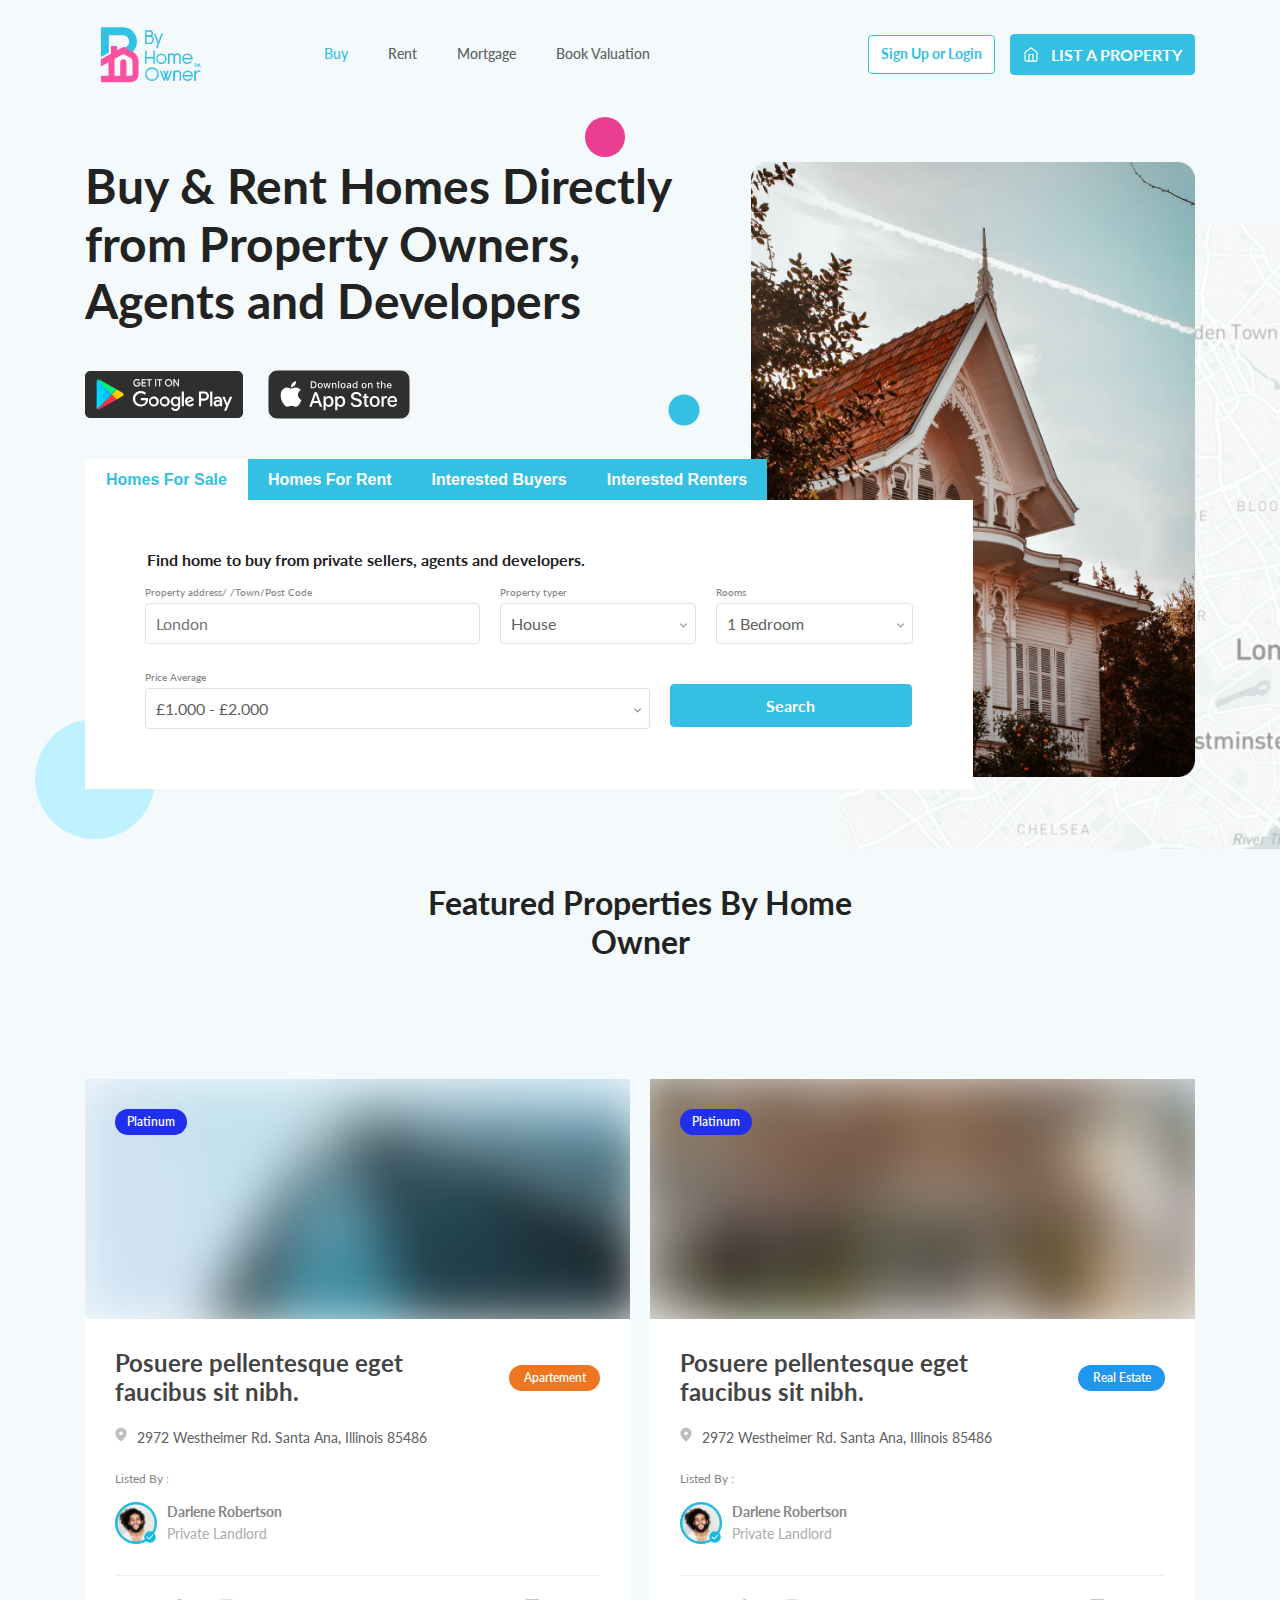
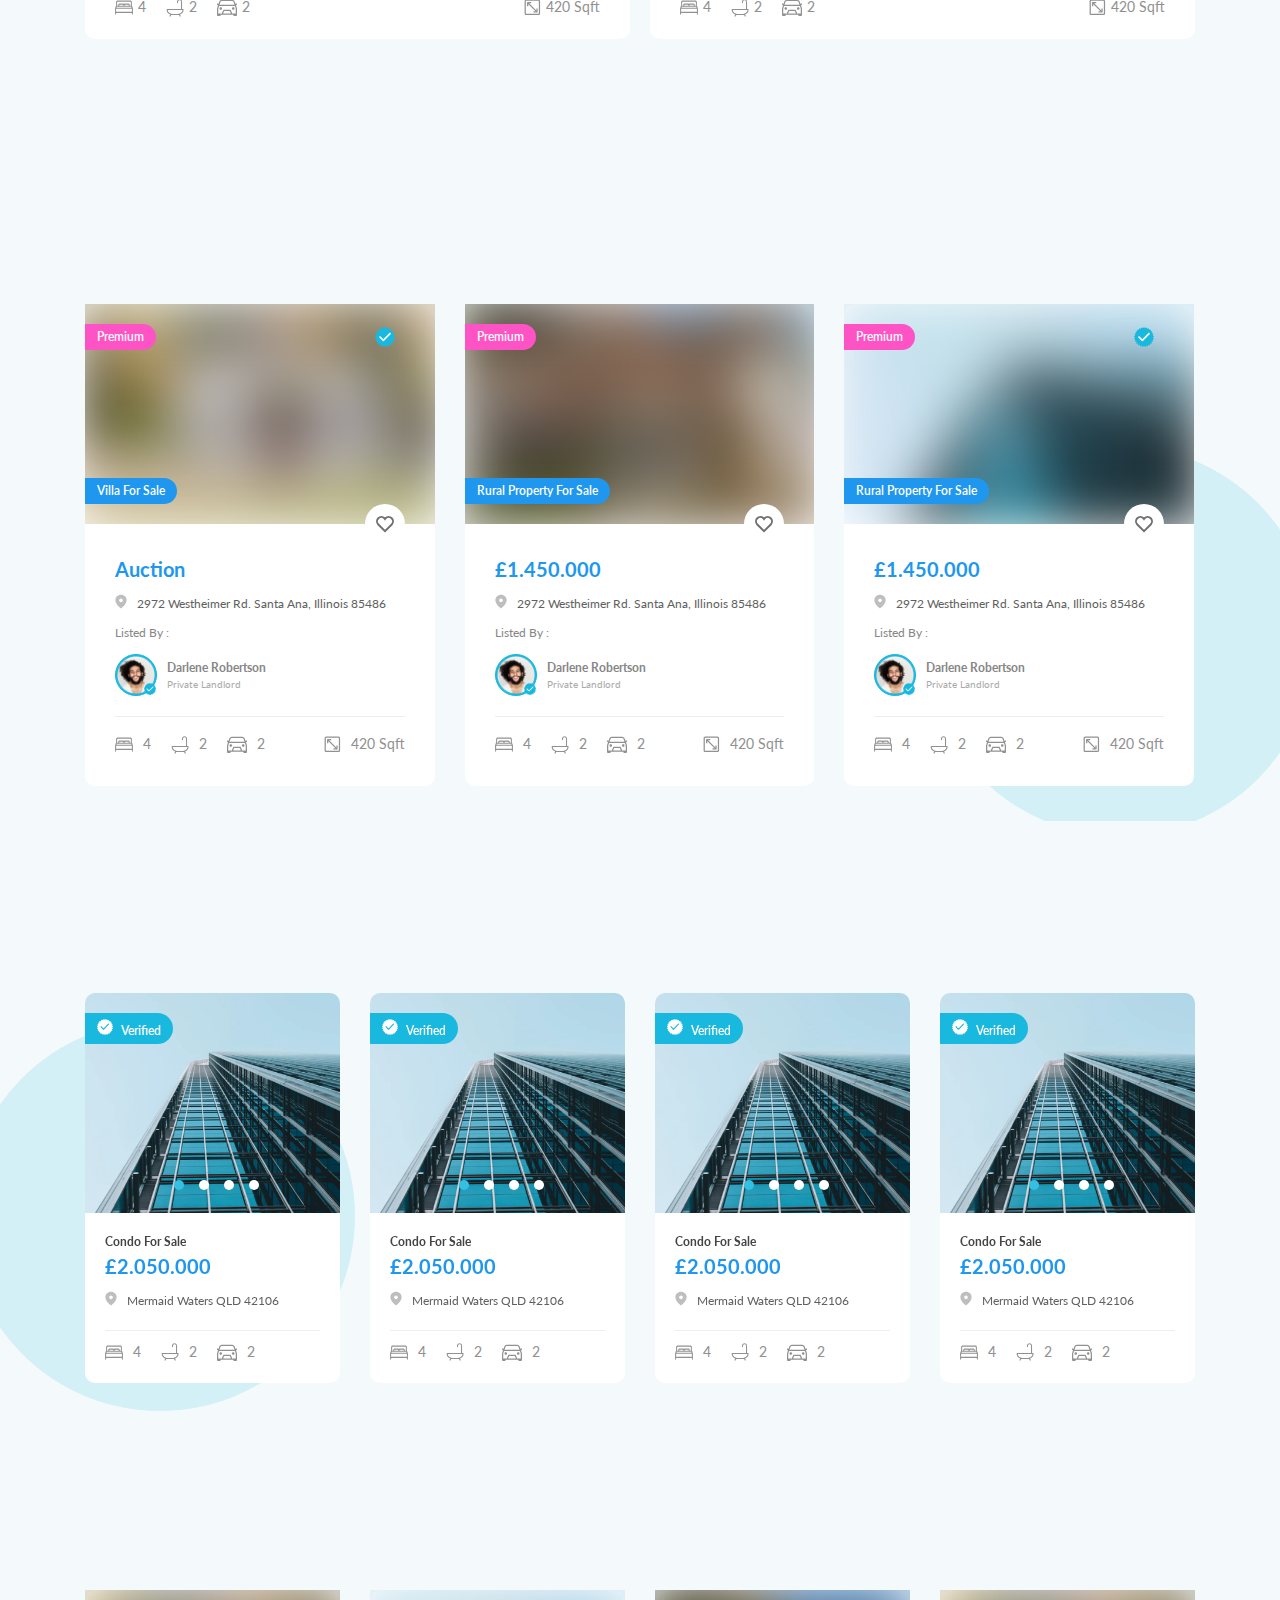
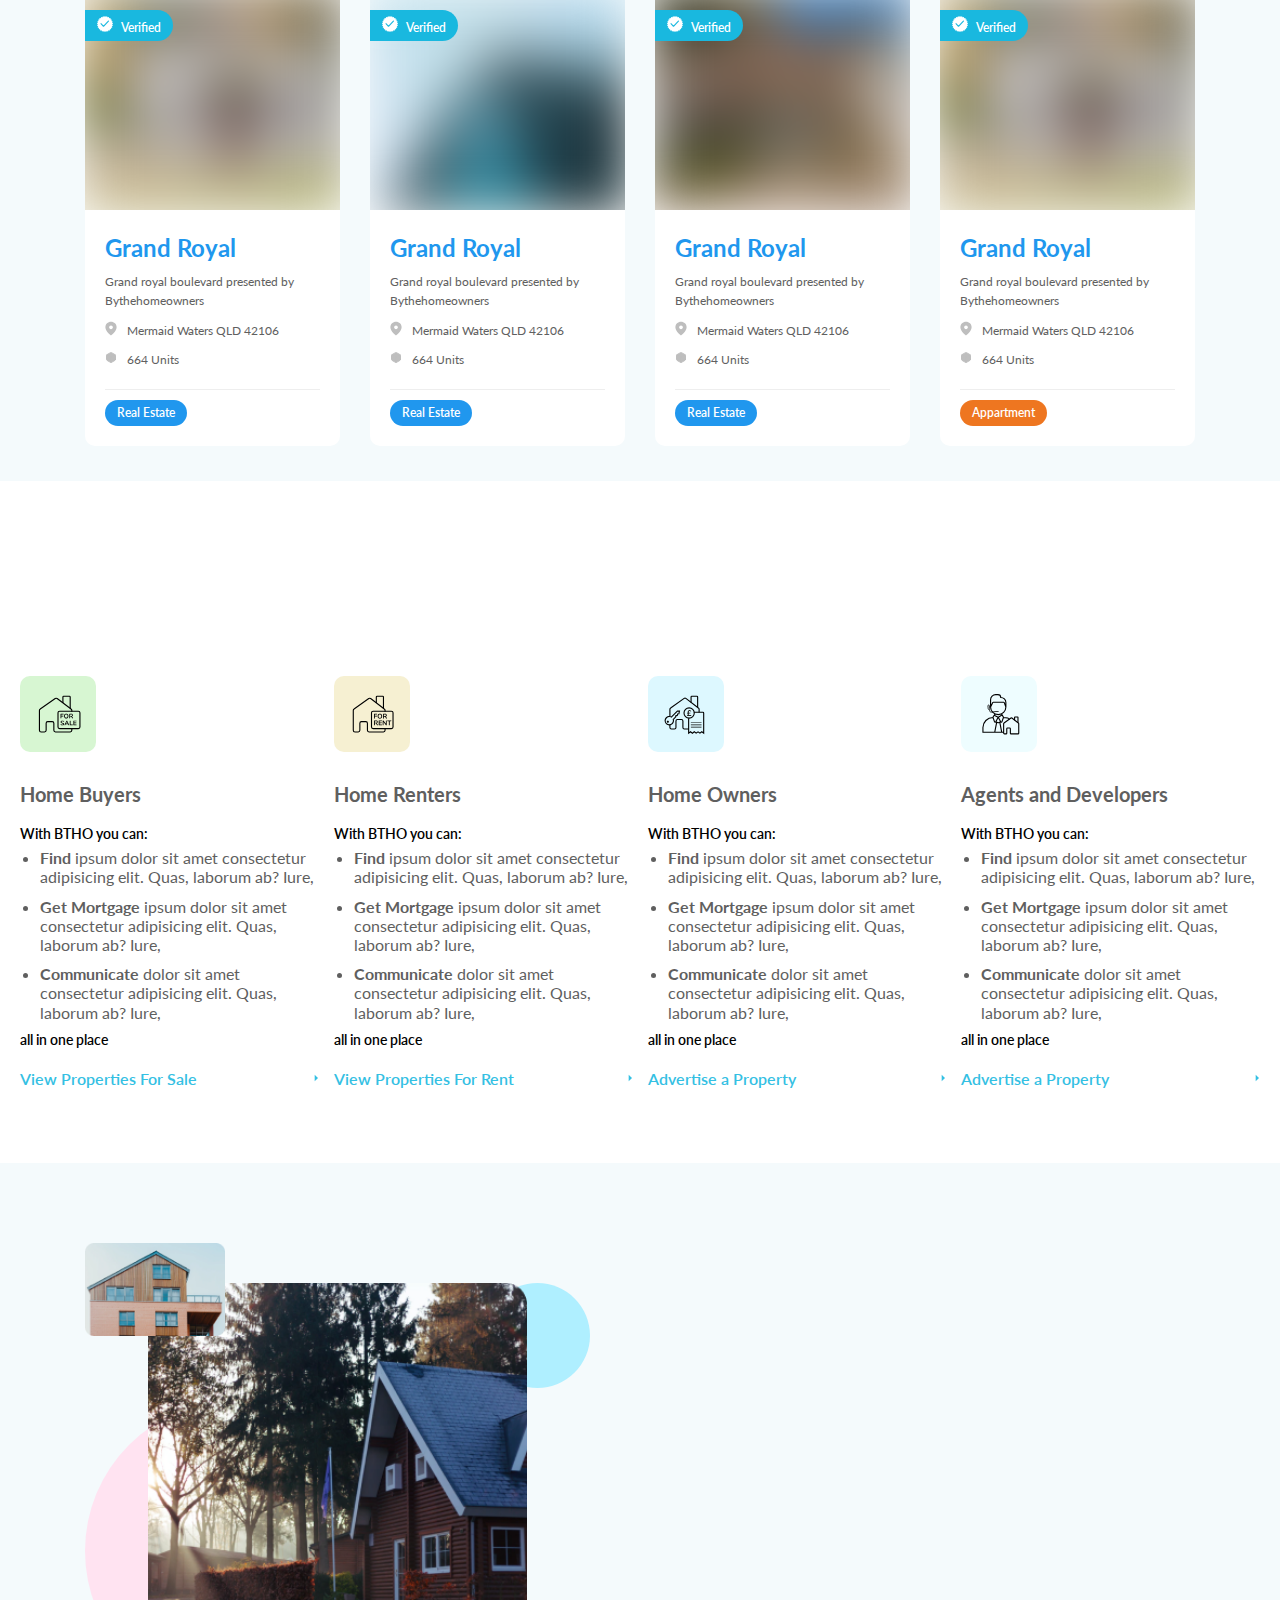
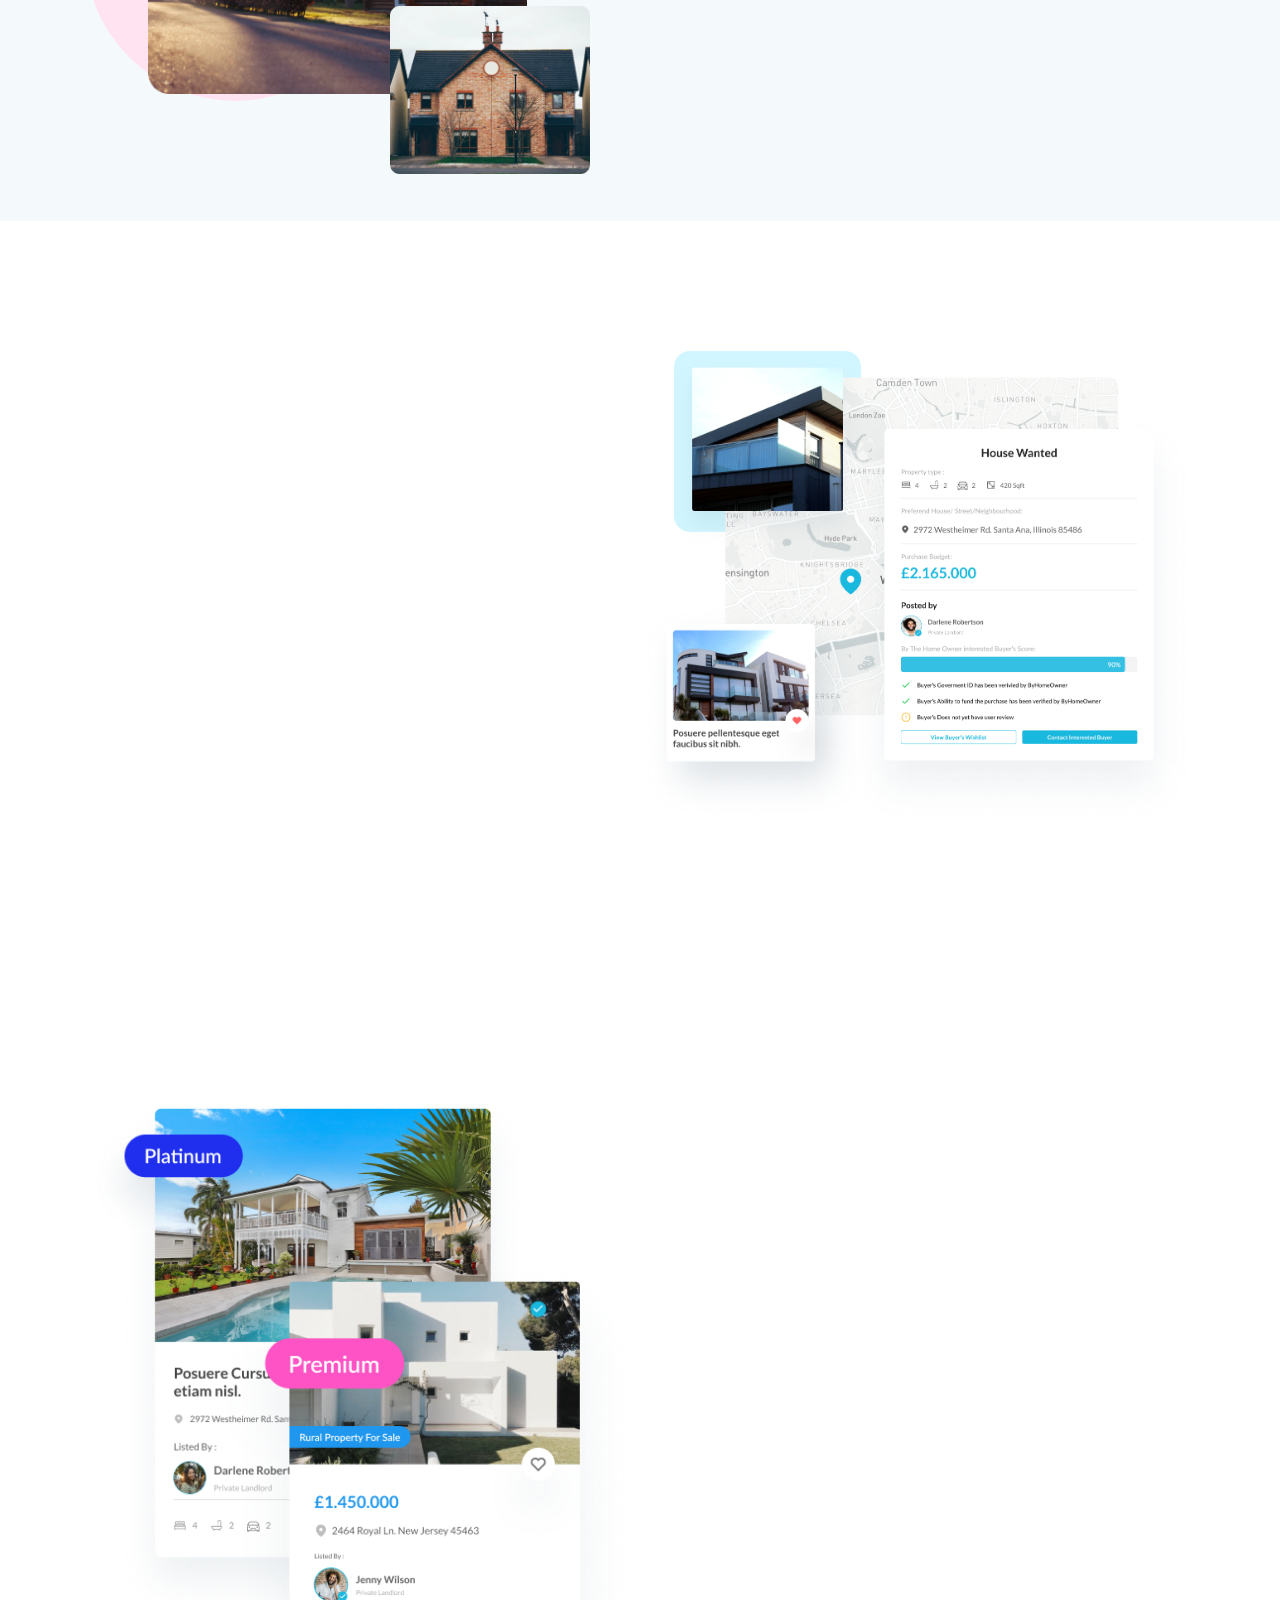
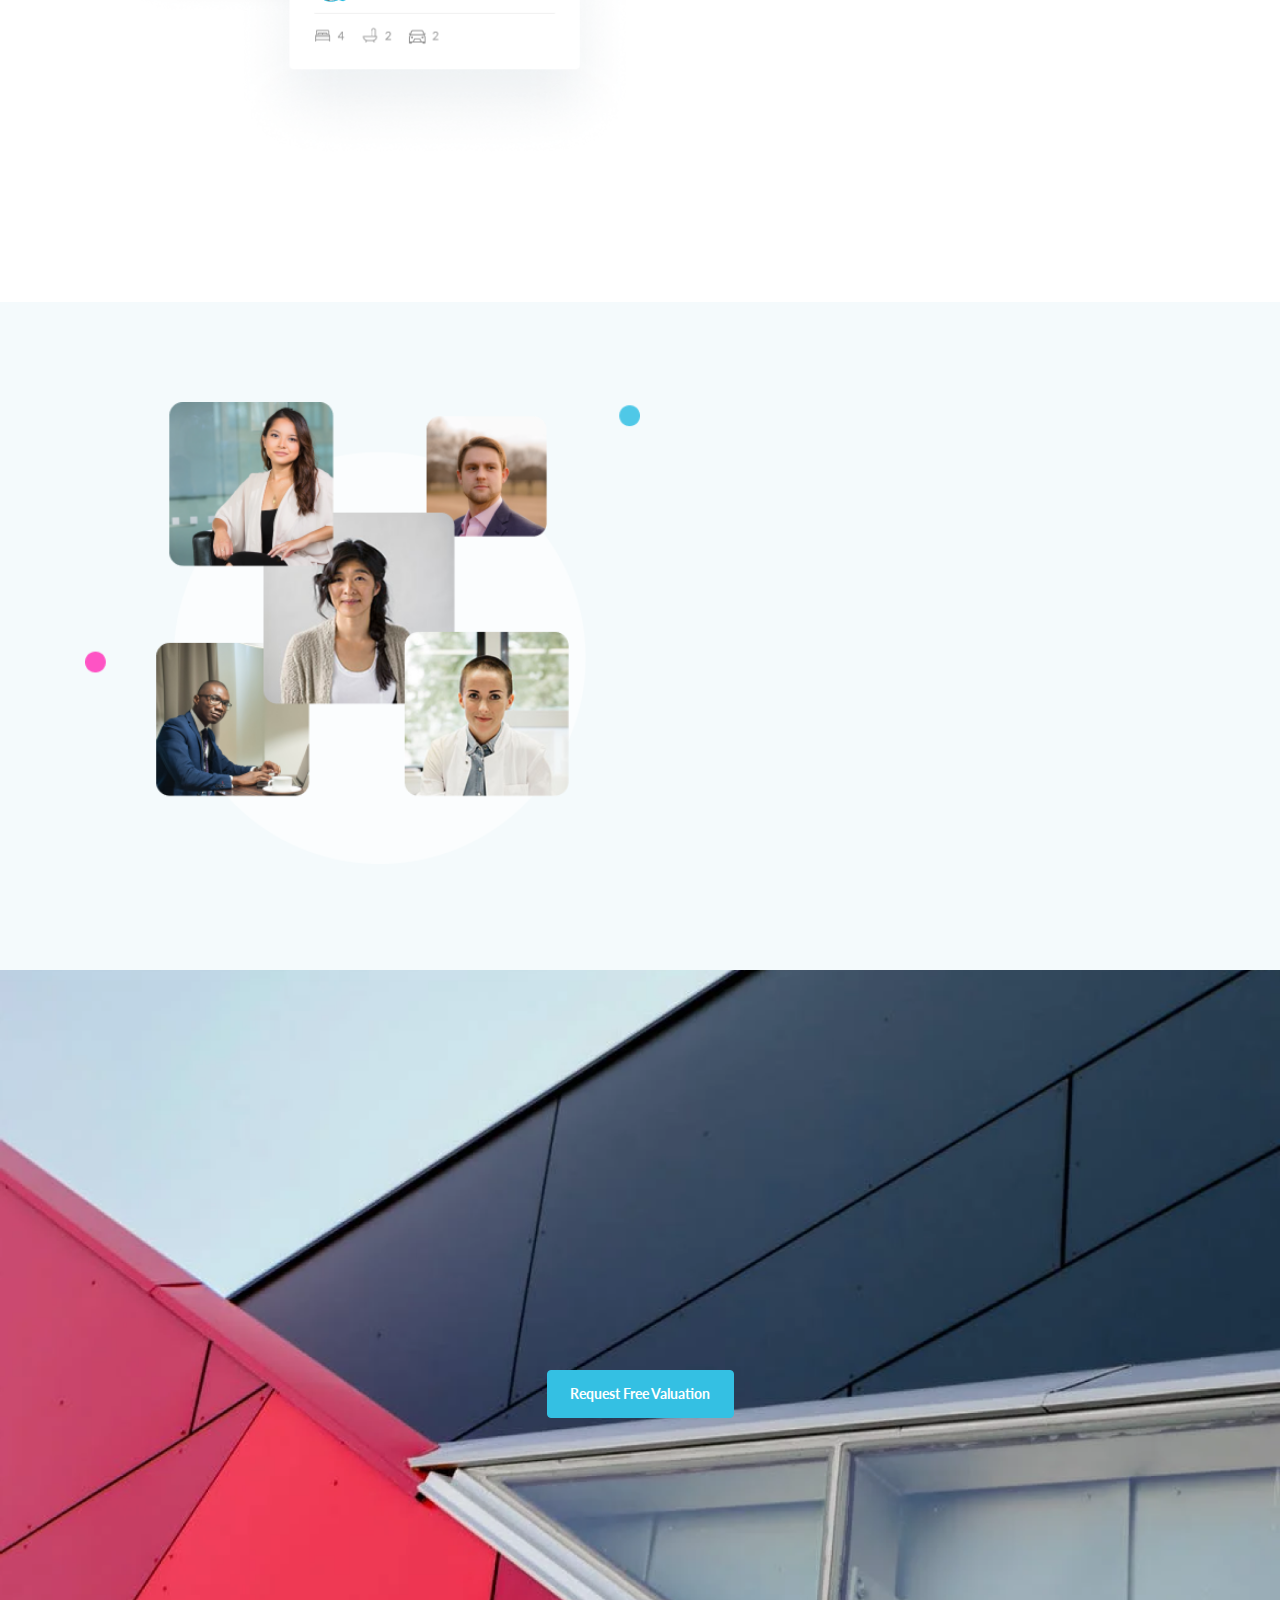
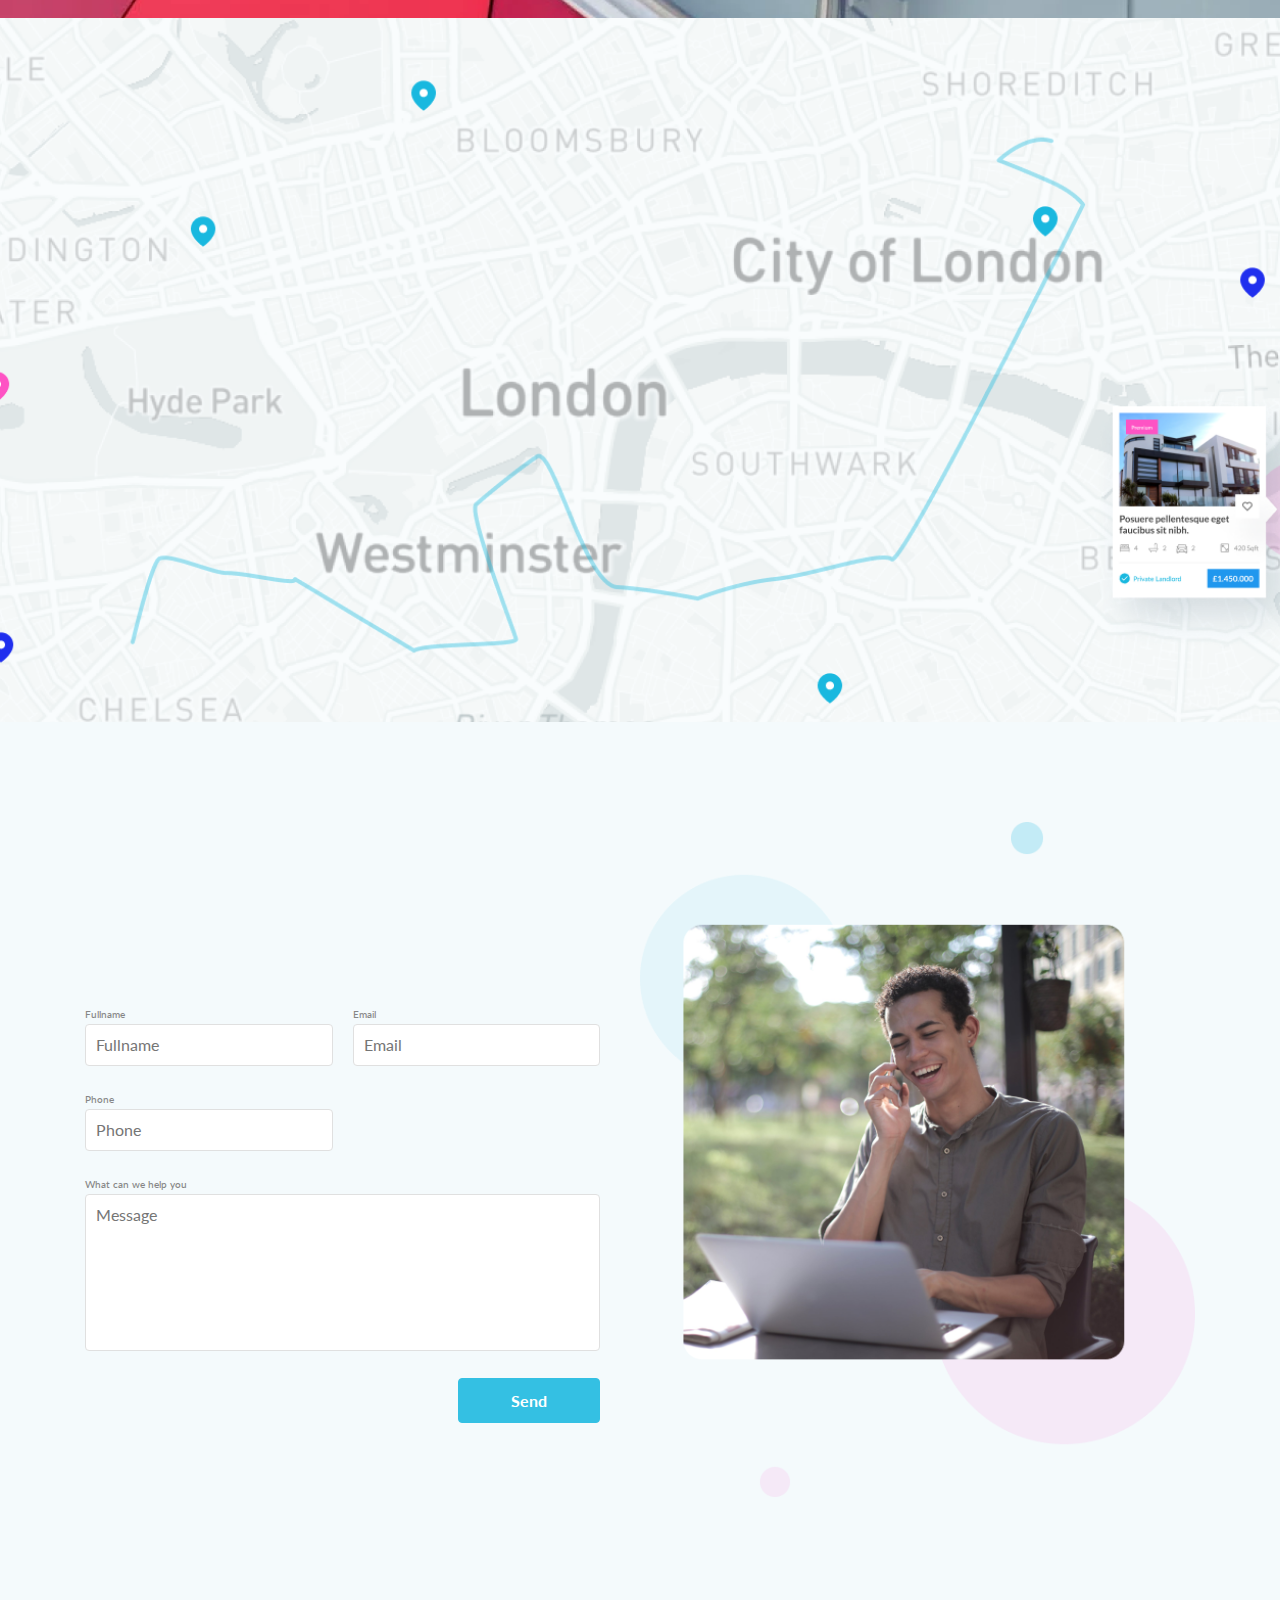
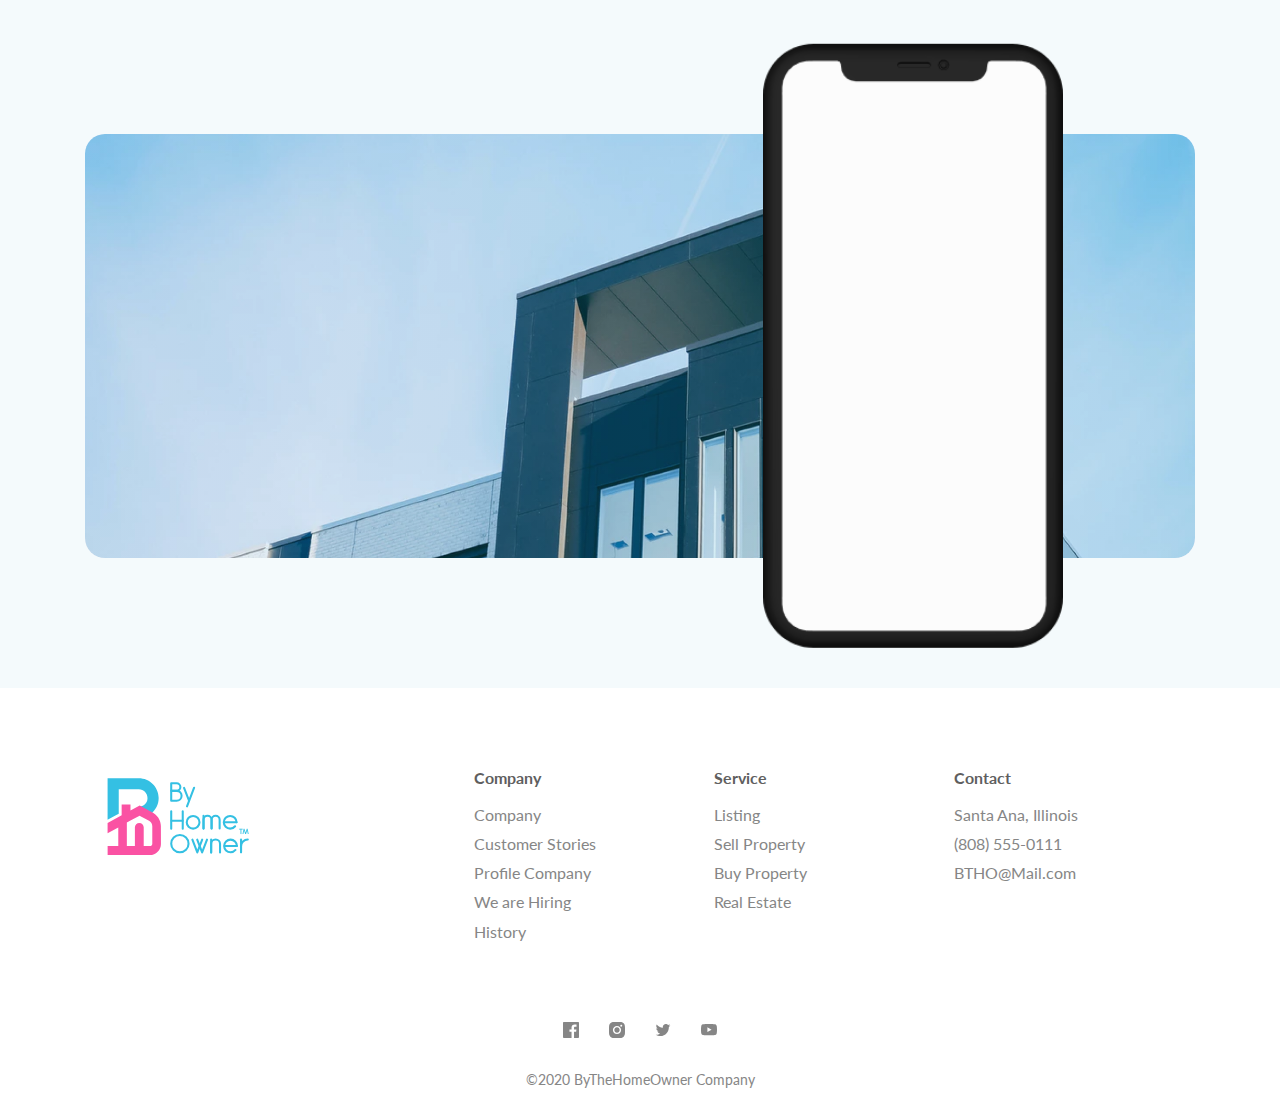
<file: index.html>
<!DOCTYPE html>
<html lang="en">

<head>
    <meta charset="UTF-8">
    <meta http-equiv="X-UA-Compatible" content="IE=edge">
    <meta name="viewport" content="width=device-width, initial-scale=1.0">
    <link rel="preconnect" href="https://fonts.googleapis.com">
    <link rel="preconnect" href="https://fonts.gstatic.com" crossorigin>
    <link
        href="https://fonts.googleapis.com/css2?family=Lato:ital,wght@0,100;0,300;0,400;0,700;0,900;1,100;1,300;1,400;1,700;1,900&display=swap"
        rel="stylesheet">
    <link rel="stylesheet" href="assets/css/main.css">
    <title>Home</title>
</head>

<body>
    <!-- header start
    =========================================== -->
    <header class="header" id="header">
        <div class="auto__container">
            <div class="header__inner">
                <a href="index.html" class="header__inner-logo">
                    <img src="assets/images/logo.svg" alt="">
                </a>
                <nav class="nav" id="menu">
                    <div class="nav__inner">
                        <a href="#" class="nav__inner-link active">
                            Buy
                        </a>
                        <a href="#" class="nav__inner-link">
                            Rent
                        </a>
                        <a href="#" class="nav__inner-link">
                            Mortgage
                        </a>
                        <a href="#" class="nav__inner-link">
                            Book Valuation
                        </a>
                        <a href="login.html" class="btn__primary">
                            Sign Up or Login
                        </a>
                        <a href="#" class="btn__secondary">
                            <svg width="16" height="17" viewBox="0 0 16 17" fill="none"
                                xmlns="http://www.w3.org/2000/svg">
                                <path
                                    d="M2.00049 6.4987L8.00049 1.83203L14.0005 6.4987V13.832C14.0005 14.1857 13.86 14.5248 13.61 14.7748C13.3599 15.0249 13.0208 15.1654 12.6672 15.1654H3.33382C2.9802 15.1654 2.64106 15.0249 2.39101 14.7748C2.14096 14.5248 2.00049 14.1857 2.00049 13.832V6.4987Z"
                                    stroke="" stroke-width="1.17977" stroke-linecap="round" stroke-linejoin="round" />
                                <path d="M6 15.1667V8.5H10V15.1667" stroke="" stroke-width="1.17977"
                                    stroke-linecap="round" stroke-linejoin="round" />
                            </svg>
                            LIST A PROPERTY
                        </a>
                    </div>
                </nav>
                <div class="burger" id="menuBtn"></div>
                <div class="header__inner-btns">
                    <a href="login.html" class="btn__primary">
                        Sign Up or Login
                    </a>
                    <a href="#" class="btn__secondary">
                        <svg width="16" height="17" viewBox="0 0 16 17" fill="none" xmlns="http://www.w3.org/2000/svg">
                            <path
                                d="M2.00049 6.4987L8.00049 1.83203L14.0005 6.4987V13.832C14.0005 14.1857 13.86 14.5248 13.61 14.7748C13.3599 15.0249 13.0208 15.1654 12.6672 15.1654H3.33382C2.9802 15.1654 2.64106 15.0249 2.39101 14.7748C2.14096 14.5248 2.00049 14.1857 2.00049 13.832V6.4987Z"
                                stroke="" stroke-width="1.17977" stroke-linecap="round" stroke-linejoin="round" />
                            <path d="M6 15.1667V8.5H10V15.1667" stroke="" stroke-width="1.17977" stroke-linecap="round"
                                stroke-linejoin="round" />
                        </svg>
                        LIST A PROPERTY
                    </a>
                </div>
            </div>
        </div>
    </header>
    <!-- header end
    =========================================== -->
    <!-- intro start
    =========================================== -->
    <section class="intro">
        <div class="auto__container">
            <div class="intro__inner">
                <div class="intro__inner-shape red"></div>
                <div class="intro__inner-shape blue"></div>
                <div class="intro__inner-shape redSm"></div>
                <div class="intro__inner-shape blueBg"></div>
                <div class="intro__inner-image">
                    <img src="assets/images/index/intro.png" alt="">
                    <div class="intro__inner-map">
                        <img src="assets/images/index/map.png" alt="">
                    </div>

                </div>
                <div class="intro__inner-content">
                    <h2 class="bold wow fadeInUp" data-wow-duration=".6s" data-wow-delay=".2s">
                        Buy & Rent Homes Directly <br>from Property Owners, <br> Agents and Developers
                    </h2>
                    <div class="intro__inner-btns wow fadeInUp" data-wow-duration=".6s" data-wow-delay=".3s">
                        <button>
                            <img src="assets/images/appBtns/google.svg" alt="">
                        </button>
                        <button>
                            <img src="assets/images/appBtns/apple.svg" alt="">
                        </button>
                    </div>
                    <div class="book wow fadeInUp" data-wow-duration=".6s" data-wow-delay=".4s">
                        <div class="book__header">
                            <button class="book__header-btn tabBtn active" data-tab="#book-1">
                                <span>Homes For</span> Sale
                            </button>
                            <button class="book__header-btn tabBtn" data-tab="#book-2">
                                <span>Homes For</span> Rent
                            </button>
                            <button class="book__header-btn tabBtn" data-tab="#book-3">
                                <span>Interested</span> Buyers
                            </button>
                            <button class="book__header-btn tabBtn" data-tab="#book-4">
                                <span>Interested</span> Renters
                            </button>
                        </div>
                        <div class="book__body">
                            <div class="book__body-inner tabEvent active" id="book-1">
                                <p class="bold">
                                    Find home to buy from private sellers, agents and developers.
                                </p>
                                <div class="book__body-inner-row primary">
                                    <div class="book__body-inner-row-column">
                                        <div class="input__outer">
                                            <label for="">Property address/ /Town/Post Code</label>
                                            <input type="text" placeholder="London">
                                        </div>
                                    </div>
                                    <div class="book__body-inner-row-column">
                                        <div class="select__outer">
                                            <label>Property typer</label>
                                            <div class="custom-select">
                                                <select>
                                                    <option value="1">House</option>
                                                    <option value="2">House</option>
                                                    <option value="3">House</option>
                                                </select>
                                            </div>
                                        </div>
                                        <div class="select__outer">
                                            <label>Rooms</label>
                                            <div class="custom-select">
                                                <select>
                                                    <option value="1">1 Bedroom</option>
                                                    <option value="2">2 Bedrooms</option>
                                                    <option value="3">3 Bedrooms</option>
                                                </select>
                                            </div>
                                        </div>
                                    </div>
                                    <div class="book__body-inner-row-column">
                                        <div class="select__outer">
                                            <label>Price Average</label>
                                            <div class="custom-select">
                                                <select>
                                                    <option value="1">£1.000 - £2.000</option>
                                                    <option value="2">£1.000 - £2.000</option>
                                                    <option value="3">£1.000 - £2.000</option>
                                                </select>
                                            </div>
                                        </div>
                                    </div>
                                    <div class="book__body-inner-row-column">
                                        <button class="btn__secondary">
                                            Search
                                        </button>
                                    </div>
                                </div>
                            </div>
                            <div class="book__body-inner tabEvent" id="book-2">
                                <p class="bold">
                                    Find home to rent from private landlords, agents and developers.
                                </p>
                                <div class="book__body-inner-row">
                                    <div class="book__body-inner-row-column wdith-45%">
                                        <div class="input__outer">
                                            <label for="">Property address/ /Town/Post Code</label>
                                            <input type="text" placeholder="London">
                                        </div>
                                    </div>
                                    <div class="book__body-inner-row-column">
                                        <div class="select__outer">
                                            <label>Property typer</label>
                                            <div class="custom-select">
                                                <select>
                                                    <option value="1">House</option>
                                                    <option value="2">House</option>
                                                    <option value="3">House</option>
                                                </select>
                                            </div>
                                        </div>
                                        <div class="select__outer">
                                            <label>Rooms</label>
                                            <div class="custom-select">
                                                <select>
                                                    <option value="1">1 Bedroom</option>
                                                    <option value="2">2 Bedrooms</option>
                                                    <option value="3">3 Bedrooms</option>
                                                </select>
                                            </div>
                                        </div>
                                    </div>
                                    <div class="book__body-inner-row-column">
                                        <div class="select__outer">
                                            <label>Price Average</label>
                                            <div class="custom-select">
                                                <select>
                                                    <option value="1">£1.000 - £2.000</option>
                                                    <option value="2">£1.000 - £2.000</option>
                                                    <option value="3">£1.000 - £2.000</option>
                                                </select>
                                            </div>
                                        </div>
                                    </div>
                                    <div class="book__body-inner-row-column">
                                        <div class="select__outer">
                                            <label>Rental Duration</label>
                                            <div class="custom-select">
                                                <select>
                                                    <option value="1">Monthly</option>
                                                    <option value="2">Dayly</option>
                                                    <option value="3">Weekly</option>
                                                </select>
                                            </div>
                                        </div>
                                    </div>
                                    <div class="book__body-inner-row-column">
                                        <button class="btn__secondary">
                                            Search
                                        </button>
                                    </div>
                                </div>
                            </div>
                            <div class="book__body-inner tabEvent" id="book-3">
                                <p class="bold">
                                    Check to see if there is a buyer interested in your house, street or neighbourhood
                                </p>
                                <div class="book__body-inner-row primary">
                                    <div class="book__body-inner-row-column">
                                        <div class="input__outer">
                                            <label for="">Property address/ /Town/Post Code</label>
                                            <input type="text" placeholder="London">
                                        </div>
                                    </div>
                                    <div class="book__body-inner-row-column">
                                        <div class="select__outer">
                                            <label>Property typer</label>
                                            <div class="custom-select">
                                                <select>
                                                    <option value="1">House</option>
                                                    <option value="2">House</option>
                                                    <option value="3">House</option>
                                                </select>
                                            </div>
                                        </div>
                                        <div class="select__outer">
                                            <label>Rooms</label>
                                            <div class="custom-select">
                                                <select>
                                                    <option value="1">1 Bedroom</option>
                                                    <option value="2">2 Bedrooms</option>
                                                    <option value="3">3 Bedrooms</option>
                                                </select>
                                            </div>
                                        </div>
                                    </div>
                                    <div class="book__body-inner-row-column">
                                        <div class="select__outer">
                                            <label>Price Average</label>
                                            <div class="custom-select">
                                                <select>
                                                    <option value="1">£1.000 - £2.000</option>
                                                    <option value="2">£1.000 - £2.000</option>
                                                    <option value="3">£1.000 - £2.000</option>
                                                </select>
                                            </div>
                                        </div>
                                    </div>
                                    <div class="book__body-inner-row-column">
                                        <button class="btn__secondary">
                                            Search
                                        </button>
                                    </div>
                                </div>
                            </div>
                            <div class="book__body-inner tabEvent" id="book-4">
                                <p class="bold">
                                    Check to see if there is a renter interested in your house, street or neighbourhood
                                </p>
                                <div class="book__body-inner-row">
                                    <div class="book__body-inner-row-column wdith-45%">
                                        <div class="input__outer">
                                            <label for="">Property address/ /Town/Post Code</label>
                                            <input type="text" placeholder="London">
                                        </div>
                                    </div>
                                    <div class="book__body-inner-row-column">
                                        <div class="select__outer">
                                            <label>Property typer</label>
                                            <div class="custom-select">
                                                <select>
                                                    <option value="1">House</option>
                                                    <option value="2">House</option>
                                                    <option value="3">House</option>
                                                </select>
                                            </div>
                                        </div>
                                        <div class="select__outer">
                                            <label>Rooms</label>
                                            <div class="custom-select">
                                                <select>
                                                    <option value="1">1 Bedroom</option>
                                                    <option value="2">2 Bedrooms</option>
                                                    <option value="3">3 Bedrooms</option>
                                                </select>
                                            </div>
                                        </div>
                                    </div>
                                    <div class="book__body-inner-row-column">
                                        <div class="select__outer">
                                            <label>Price Average</label>
                                            <div class="custom-select">
                                                <select>
                                                    <option value="1">£1.000 - £2.000</option>
                                                    <option value="2">£1.000 - £2.000</option>
                                                    <option value="3">£1.000 - £2.000</option>
                                                </select>
                                            </div>
                                        </div>
                                    </div>
                                    <div class="book__body-inner-row-column">
                                        <div class="select__outer">
                                            <label>Rental Duration</label>
                                            <div class="custom-select">
                                                <select>
                                                    <option value="1">Monthly</option>
                                                    <option value="2">Dayly</option>
                                                    <option value="3">Weekly</option>
                                                </select>
                                            </div>
                                        </div>
                                    </div>
                                    <div class="book__body-inner-row-column">
                                        <button class="btn__secondary">
                                            Search
                                        </button>
                                    </div>
                                </div>
                            </div>
                        </div>
                    </div>
                </div>
            </div>
        </div>
    </section>
    <!-- intro end
    =========================================== -->
    <div class="anchor" id="stickyPosition"></div>
    <!-- interested section with cards start
    =========================================== -->
    <section class="section sectionStart" id="mapStart">
        <div class="auto__container">
            <div class="section__inner">
                <h5 class="bold wow fadeInUp" data-wow-duration=".6s" data-wow-delay=".2s">
                    There is buyer that is interested in <br> purchasing property specified
                </h5>
                <div class="interested">
                    <div class="interested__body">
                        <div class="interested__tab interestItem active" id="interest-1">
                            <div class="interested__side">
                                <div class="interested__side-title">
                                    3 Interested Home Buyers
                                </div>
                                <div class="card__profile">
                                    <div class="card__profile-avatar">
                                        <img src="assets/images/card/avatar/ava1.png" alt="">
                                    </div>
                                    <div class="card__profile-name">
                                        Brooklyn Simmons
                                    </div>
                                    <a href="#" class="card__profile-email">
                                        Brooklyn@simons.com
                                    </a>
                                    <div class="card__profile-location">
                                        <svg width="12" height="16" viewBox="0 0 12 16" fill="none"
                                            xmlns="http://www.w3.org/2000/svg">
                                            <path fill-rule="evenodd" clip-rule="evenodd"
                                                d="M6 15.3327C6 15.3327 12 11.3327 12 6.66602C12 5.07472 11.3679 3.54859 10.2426 2.42338C9.11742 1.29816 7.5913 0.666016 6 0.666016C4.4087 0.666016 2.88258 1.29816 1.75736 2.42338C0.632141 3.54859 0 5.07472 0 6.66602C0 11.3327 6 15.3327 6 15.3327ZM8 6.66611C8 7.77068 7.10457 8.66611 6 8.66611C4.89543 8.66611 4 7.77068 4 6.66611C4 5.56154 4.89543 4.66611 6 4.66611C7.10457 4.66611 8 5.56154 8 6.66611Z"
                                                fill="#BEBEBE" />
                                        </svg>
                                        2972 Westheimer Rd. Santa Ana, Illinois 85486
                                    </div>
                                    <a href="#" class="btn__secondary">
                                        View Profile
                                    </a>
                                </div>

                                <div class="card__profile">
                                    <div class="card__profile-avatar">
                                        <img src="assets/images/card/avatar/ava1.png" alt="">
                                    </div>
                                    <div class="card__profile-name">
                                        Brooklyn Simmons
                                    </div>
                                    <a href="#" class="card__profile-email">
                                        Brooklyn@simons.com
                                    </a>
                                    <div class="card__profile-location">
                                        <svg width="12" height="16" viewBox="0 0 12 16" fill="none"
                                            xmlns="http://www.w3.org/2000/svg">
                                            <path fill-rule="evenodd" clip-rule="evenodd"
                                                d="M6 15.3327C6 15.3327 12 11.3327 12 6.66602C12 5.07472 11.3679 3.54859 10.2426 2.42338C9.11742 1.29816 7.5913 0.666016 6 0.666016C4.4087 0.666016 2.88258 1.29816 1.75736 2.42338C0.632141 3.54859 0 5.07472 0 6.66602C0 11.3327 6 15.3327 6 15.3327ZM8 6.66611C8 7.77068 7.10457 8.66611 6 8.66611C4.89543 8.66611 4 7.77068 4 6.66611C4 5.56154 4.89543 4.66611 6 4.66611C7.10457 4.66611 8 5.56154 8 6.66611Z"
                                                fill="#BEBEBE" />
                                        </svg>
                                        2972 Westheimer Rd. Santa Ana, Illinois 85486
                                    </div>
                                    <a href="#" class="btn__secondary">
                                        View Profile
                                    </a>
                                </div>
                                <div class="card__profile">
                                    <div class="card__profile-avatar">
                                        <img src="assets/images/card/avatar/ava1.png" alt="">
                                    </div>
                                    <div class="card__profile-name">
                                        Brooklyn Simmons
                                    </div>
                                    <a href="#" class="card__profile-email">
                                        Brooklyn@simons.com
                                    </a>
                                    <div class="card__profile-location">
                                        <svg width="12" height="16" viewBox="0 0 12 16" fill="none"
                                            xmlns="http://www.w3.org/2000/svg">
                                            <path fill-rule="evenodd" clip-rule="evenodd"
                                                d="M6 15.3327C6 15.3327 12 11.3327 12 6.66602C12 5.07472 11.3679 3.54859 10.2426 2.42338C9.11742 1.29816 7.5913 0.666016 6 0.666016C4.4087 0.666016 2.88258 1.29816 1.75736 2.42338C0.632141 3.54859 0 5.07472 0 6.66602C0 11.3327 6 15.3327 6 15.3327ZM8 6.66611C8 7.77068 7.10457 8.66611 6 8.66611C4.89543 8.66611 4 7.77068 4 6.66611C4 5.56154 4.89543 4.66611 6 4.66611C7.10457 4.66611 8 5.56154 8 6.66611Z"
                                                fill="#BEBEBE" />
                                        </svg>
                                        2972 Westheimer Rd. Santa Ana, Illinois 85486
                                    </div>
                                    <a href="#" class="btn__secondary">
                                        View Profile
                                    </a>
                                </div>
                            </div>
                            <div class="interested__map">
                                <img src="assets/images/index/interested/map.png" alt="">
                            </div>
                        </div>
                        <div class="interested__tab interestItem " id="interest-2">
                            <div class="interested__side">
                                <div class="interested__side-title">
                                    3 Interested Home Buyers
                                </div>
                                <div class="card__profile">
                                    <div class="card__profile-avatar">
                                        <img src="assets/images/card/avatar/ava2.png" alt="">
                                    </div>
                                    <div class="card__profile-name">
                                        Brooklyn Simmons
                                    </div>
                                    <a href="#" class="card__profile-email">
                                        Brooklyn@simons.com
                                    </a>
                                    <div class="card__profile-location">
                                        <svg width="12" height="16" viewBox="0 0 12 16" fill="none"
                                            xmlns="http://www.w3.org/2000/svg">
                                            <path fill-rule="evenodd" clip-rule="evenodd"
                                                d="M6 15.3327C6 15.3327 12 11.3327 12 6.66602C12 5.07472 11.3679 3.54859 10.2426 2.42338C9.11742 1.29816 7.5913 0.666016 6 0.666016C4.4087 0.666016 2.88258 1.29816 1.75736 2.42338C0.632141 3.54859 0 5.07472 0 6.66602C0 11.3327 6 15.3327 6 15.3327ZM8 6.66611C8 7.77068 7.10457 8.66611 6 8.66611C4.89543 8.66611 4 7.77068 4 6.66611C4 5.56154 4.89543 4.66611 6 4.66611C7.10457 4.66611 8 5.56154 8 6.66611Z"
                                                fill="#BEBEBE" />
                                        </svg>
                                        2972 Westheimer Rd. Santa Ana, Illinois 85486
                                    </div>
                                    <a href="#" class="btn__secondary">
                                        View Profile
                                    </a>
                                </div>

                                <div class="card__profile">
                                    <div class="card__profile-avatar">
                                        <img src="assets/images/card/avatar/ava2.png" alt="">
                                    </div>
                                    <div class="card__profile-name">
                                        Brooklyn Simmons
                                    </div>
                                    <a href="#" class="card__profile-email">
                                        Brooklyn@simons.com
                                    </a>
                                    <div class="card__profile-location">
                                        <svg width="12" height="16" viewBox="0 0 12 16" fill="none"
                                            xmlns="http://www.w3.org/2000/svg">
                                            <path fill-rule="evenodd" clip-rule="evenodd"
                                                d="M6 15.3327C6 15.3327 12 11.3327 12 6.66602C12 5.07472 11.3679 3.54859 10.2426 2.42338C9.11742 1.29816 7.5913 0.666016 6 0.666016C4.4087 0.666016 2.88258 1.29816 1.75736 2.42338C0.632141 3.54859 0 5.07472 0 6.66602C0 11.3327 6 15.3327 6 15.3327ZM8 6.66611C8 7.77068 7.10457 8.66611 6 8.66611C4.89543 8.66611 4 7.77068 4 6.66611C4 5.56154 4.89543 4.66611 6 4.66611C7.10457 4.66611 8 5.56154 8 6.66611Z"
                                                fill="#BEBEBE" />
                                        </svg>
                                        2972 Westheimer Rd. Santa Ana, Illinois 85486
                                    </div>
                                    <a href="#" class="btn__secondary">
                                        View Profile
                                    </a>
                                </div>
                                <div class="card__profile">
                                    <div class="card__profile-avatar">
                                        <img src="assets/images/card/avatar/ava1.png" alt="">
                                    </div>
                                    <div class="card__profile-name">
                                        Brooklyn Simmons
                                    </div>
                                    <a href="#" class="card__profile-email">
                                        Brooklyn@simons.com
                                    </a>
                                    <div class="card__profile-location">
                                        <svg width="12" height="16" viewBox="0 0 12 16" fill="none"
                                            xmlns="http://www.w3.org/2000/svg">
                                            <path fill-rule="evenodd" clip-rule="evenodd"
                                                d="M6 15.3327C6 15.3327 12 11.3327 12 6.66602C12 5.07472 11.3679 3.54859 10.2426 2.42338C9.11742 1.29816 7.5913 0.666016 6 0.666016C4.4087 0.666016 2.88258 1.29816 1.75736 2.42338C0.632141 3.54859 0 5.07472 0 6.66602C0 11.3327 6 15.3327 6 15.3327ZM8 6.66611C8 7.77068 7.10457 8.66611 6 8.66611C4.89543 8.66611 4 7.77068 4 6.66611C4 5.56154 4.89543 4.66611 6 4.66611C7.10457 4.66611 8 5.56154 8 6.66611Z"
                                                fill="#BEBEBE" />
                                        </svg>
                                        2972 Westheimer Rd. Santa Ana, Illinois 85486
                                    </div>
                                    <a href="#" class="btn__secondary">
                                        View Profile
                                    </a>
                                </div>
                            </div>
                            <div class="interested__map">
                                <img src="assets/images/index/interested/map.png" alt="">
                            </div>
                        </div>
                        <div class="interested__tab interestItem" id="interest-3">
                            <div class="interested__side">
                                <div class="interested__side-title">
                                    3 Interested Home Buyers
                                </div>
                                <div class="card__profile">
                                    <div class="card__profile-avatar">
                                        <img src="assets/images/card/avatar/ava1.png" alt="">
                                    </div>
                                    <div class="card__profile-name">
                                        Brooklyn Simmons
                                    </div>
                                    <a href="#" class="card__profile-email">
                                        Brooklyn@simons.com
                                    </a>
                                    <div class="card__profile-location">
                                        <svg width="12" height="16" viewBox="0 0 12 16" fill="none"
                                            xmlns="http://www.w3.org/2000/svg">
                                            <path fill-rule="evenodd" clip-rule="evenodd"
                                                d="M6 15.3327C6 15.3327 12 11.3327 12 6.66602C12 5.07472 11.3679 3.54859 10.2426 2.42338C9.11742 1.29816 7.5913 0.666016 6 0.666016C4.4087 0.666016 2.88258 1.29816 1.75736 2.42338C0.632141 3.54859 0 5.07472 0 6.66602C0 11.3327 6 15.3327 6 15.3327ZM8 6.66611C8 7.77068 7.10457 8.66611 6 8.66611C4.89543 8.66611 4 7.77068 4 6.66611C4 5.56154 4.89543 4.66611 6 4.66611C7.10457 4.66611 8 5.56154 8 6.66611Z"
                                                fill="#BEBEBE" />
                                        </svg>
                                        2972 Westheimer Rd. Santa Ana, Illinois 85486
                                    </div>
                                    <a href="#" class="btn__secondary">
                                        View Profile
                                    </a>
                                </div>

                                <div class="card__profile">
                                    <div class="card__profile-avatar">
                                        <img src="assets/images/card/avatar/ava2.png" alt="">
                                    </div>
                                    <div class="card__profile-name">
                                        Brooklyn Simmons
                                    </div>
                                    <a href="#" class="card__profile-email">
                                        Brooklyn@simons.com
                                    </a>
                                    <div class="card__profile-location">
                                        <svg width="12" height="16" viewBox="0 0 12 16" fill="none"
                                            xmlns="http://www.w3.org/2000/svg">
                                            <path fill-rule="evenodd" clip-rule="evenodd"
                                                d="M6 15.3327C6 15.3327 12 11.3327 12 6.66602C12 5.07472 11.3679 3.54859 10.2426 2.42338C9.11742 1.29816 7.5913 0.666016 6 0.666016C4.4087 0.666016 2.88258 1.29816 1.75736 2.42338C0.632141 3.54859 0 5.07472 0 6.66602C0 11.3327 6 15.3327 6 15.3327ZM8 6.66611C8 7.77068 7.10457 8.66611 6 8.66611C4.89543 8.66611 4 7.77068 4 6.66611C4 5.56154 4.89543 4.66611 6 4.66611C7.10457 4.66611 8 5.56154 8 6.66611Z"
                                                fill="#BEBEBE" />
                                        </svg>
                                        2972 Westheimer Rd. Santa Ana, Illinois 85486
                                    </div>
                                    <a href="#" class="btn__secondary">
                                        View Profile
                                    </a>
                                </div>
                                <div class="card__profile">
                                    <div class="card__profile-avatar">
                                        <img src="assets/images/card/avatar/ava1.png" alt="">
                                    </div>
                                    <div class="card__profile-name">
                                        Brooklyn Simmons
                                    </div>
                                    <a href="#" class="card__profile-email">
                                        Brooklyn@simons.com
                                    </a>
                                    <div class="card__profile-location">
                                        <svg width="12" height="16" viewBox="0 0 12 16" fill="none"
                                            xmlns="http://www.w3.org/2000/svg">
                                            <path fill-rule="evenodd" clip-rule="evenodd"
                                                d="M6 15.3327C6 15.3327 12 11.3327 12 6.66602C12 5.07472 11.3679 3.54859 10.2426 2.42338C9.11742 1.29816 7.5913 0.666016 6 0.666016C4.4087 0.666016 2.88258 1.29816 1.75736 2.42338C0.632141 3.54859 0 5.07472 0 6.66602C0 11.3327 6 15.3327 6 15.3327ZM8 6.66611C8 7.77068 7.10457 8.66611 6 8.66611C4.89543 8.66611 4 7.77068 4 6.66611C4 5.56154 4.89543 4.66611 6 4.66611C7.10457 4.66611 8 5.56154 8 6.66611Z"
                                                fill="#BEBEBE" />
                                        </svg>
                                        2972 Westheimer Rd. Santa Ana, Illinois 85486
                                    </div>
                                    <a href="#" class="btn__secondary">
                                        View Profile
                                    </a>
                                </div>
                            </div>
                            <div class="interested__map">
                                <img src="assets/images/index/interested/map.png" alt="">
                            </div>
                        </div>
                    </div>

                    <div class="interested__footer">
                        <div class="interested__footer-btn interestBtn active" data-tab="#interest-1">
                            <div class="interested__footer-btn-number">
                                3
                            </div>
                            <div class="interested__footer-btn-info">
                                Your Home
                                <span>interested</span>
                            </div>
                        </div>
                        <div class="interested__footer-btn interestBtn" data-tab="#interest-2">
                            <div class="interested__footer-btn-number">
                                12
                            </div>
                            <div class="interested__footer-btn-info">
                                Your Street
                                <span>interested</span>
                            </div>
                        </div>
                        <div class="interested__footer-btn interestBtn" data-tab="#interest-3">
                            <div class="interested__footer-btn-number">
                                20
                            </div>
                            <div class="interested__footer-btn-info">
                                Your Neighbourhood
                                <span>interested</span>
                            </div>
                        </div>
                    </div>
                </div>
            </div>
        </div>
    </section>
    <!-- interested section with cards start
    =========================================== -->
    <!-- Something something -->
    <div class="sectionStart active" id="cardStart">
        <section class="section">
            <div class="auto__container">
                <div class="section__inner">
                    <h5 class="bold wow fadeInUp" data-wow-duration=".6s" data-wow-delay=".2s">
                        Featured Properties By Home <br> Owner
                    </h5>
                    <p class="regular wow fadeInUp" data-wow-duration=".6s" data-wow-delay=".4s">
                        Morbi hac lacinia eu blandit a. Leo lorem consectetur id sit. Nec mauris feugiat mi libero.
                        Venenatis sed volutpat, lacus sit. Tellus amet, orci sit ultrices nec nulla commodo amet. Cursus
                        vitae in leo etiam nisl.
                    </p>
                    <div class="row__2">
                        <div class="row__2-column">
                            <div class="card">
                                <div class="card__inner">
                                    <a href="assets/images/card/image.png"
                                        class="card__inner-image primary progressive replace">
                                        <img class="preview" src="assets/images/card/lazyImage.jpg" alt="">
                                        <div class="card__inner-image-tag platinum">
                                            Platinum
                                        </div>
                                    </a>
                                    <div class="card__inner-body">
                                        <div class="card__inner-body-title">
                                            <div class="card__inner-body-title-text">
                                                Posuere pellentesque eget faucibus sit nibh.
                                            </div>
                                            <div class="card__inner-body-title-type appart">
                                                Apartement
                                            </div>
                                        </div>
                                        <div class="card__inner-body-location">
                                            <svg viewBox="0 0 12 16" fill="none" xmlns="http://www.w3.org/2000/svg">
                                                <path fill-rule="evenodd" clip-rule="evenodd"
                                                    d="M6 15.3337C6 15.3337 12 11.3337 12 6.66699C12 5.07569 11.3679 3.54957 10.2426 2.42435C9.11742 1.29913 7.5913 0.666992 6 0.666992C4.4087 0.666992 2.88258 1.29913 1.75736 2.42435C0.632141 3.54957 0 5.07569 0 6.66699C0 11.3337 6 15.3337 6 15.3337ZM8 6.66699C8 7.77156 7.10457 8.66699 6 8.66699C4.89543 8.66699 4 7.77156 4 6.66699C4 5.56242 4.89543 4.66699 6 4.66699C7.10457 4.66699 8 5.56242 8 6.66699Z"
                                                    fill="#BEBEBE" />
                                            </svg>
                                            <span>
                                                2972 Westheimer Rd. Santa Ana, Illinois 85486
                                            </span>
                                        </div>
                                        <div class="card__inner-body-info-title">
                                            Listed By :
                                        </div>
                                        <div class="card__inner-body-info">
                                            <div class="card__inner-body-info-avatar">
                                                <img src="assets/images/card/avatar.png" alt="">
                                                <svg viewBox="0 0 12 12" fill="none" xmlns="http://www.w3.org/2000/svg">
                                                    <path
                                                        d="M5.63877 0.327601C5.68152 -0.1092 6.31848 -0.1092 6.36123 0.327601C6.39886 0.712158 6.93145 0.779439 7.06354 0.416324C7.21358 0.00387675 7.83053 0.162282 7.7633 0.595991C7.70412 0.977827 8.20325 1.17544 8.42149 0.856586C8.66938 0.494409 9.22755 0.801266 9.05458 1.20463C8.9023 1.55975 9.3366 1.87529 9.62729 1.62072C9.95746 1.33157 10.4218 1.7676 10.1539 2.11528C9.91812 2.42137 10.2603 2.835 10.6052 2.66072C10.9969 2.46277 11.3382 3.00057 10.9923 3.27071C10.6877 3.50855 10.9163 3.99428 11.2937 3.91124C11.7223 3.81692 11.9191 4.4227 11.5169 4.59834C11.1628 4.75297 11.2634 5.28028 11.6496 5.29369C12.0882 5.30893 12.1282 5.94463 11.6949 6.01473C11.3135 6.07644 11.2798 6.6122 11.6505 6.72123C12.0715 6.84507 11.9522 7.47074 11.5151 7.43089C11.1303 7.3958 10.9644 7.90635 11.2964 8.10414C11.6734 8.3288 11.4022 8.90514 10.9888 8.75784C10.6248 8.62815 10.3371 9.08141 10.6095 9.35553C10.9188 9.6669 10.5128 10.1577 10.1489 9.9122C9.82864 9.69607 9.43732 10.0635 9.63291 10.3968C9.85506 10.7753 9.33976 11.1497 9.04842 10.8214C8.79194 10.5324 8.32152 10.7911 8.42809 11.1625C8.54914 11.5843 7.95691 11.8188 7.75637 11.4284C7.57981 11.0847 7.05985 11.2182 7.07071 11.6045C7.08304 12.0432 6.45111 12.123 6.35395 11.695C6.26841 11.3182 5.73159 11.3182 5.64605 11.695C5.54889 12.123 4.91696 12.0432 4.92929 11.6045C4.94015 11.2182 4.42019 11.0847 4.24363 11.4284C4.04309 11.8188 3.45086 11.5843 3.57191 11.1625C3.67848 10.7911 3.20806 10.5324 2.95158 10.8214C2.66024 11.1497 2.14494 10.7753 2.3671 10.3968C2.56268 10.0635 2.17136 9.69607 1.85106 9.9122C1.48725 10.1577 1.08124 9.6669 1.39055 9.35553C1.66287 9.08141 1.37522 8.62815 1.01124 8.75784C0.597807 8.90514 0.326604 8.3288 0.703632 8.10414C1.03556 7.90635 0.869677 7.3958 0.48488 7.43089C0.047805 7.47074 -0.0715493 6.84507 0.349504 6.72123C0.720198 6.6122 0.68649 6.07644 0.305055 6.01473C-0.1282 5.94463 -0.0882052 5.30893 0.350418 5.29369C0.73658 5.28028 0.837171 4.75297 0.483065 4.59834C0.0808532 4.4227 0.277684 3.81692 0.706317 3.91124C1.08368 3.99428 1.31225 3.50855 1.00772 3.27071C0.661828 3.00057 1.00313 2.46277 1.39484 2.66072C1.7397 2.835 2.08188 2.42137 1.84607 2.11528C1.57822 1.7676 2.04254 1.33157 2.37272 1.62072C2.6634 1.87529 3.0977 1.55975 2.94542 1.20463C2.77245 0.801266 3.33062 0.494409 3.57851 0.856586C3.79675 1.17544 4.29588 0.977827 4.2367 0.595992C4.16948 0.162282 4.78642 0.00387675 4.93646 0.416324C5.06855 0.779439 5.60114 0.712158 5.63877 0.327601Z"
                                                        fill="#19B8DF" />
                                                    <path
                                                        d="M3.35355 5.64645C3.15829 5.45118 2.84171 5.45118 2.64645 5.64645C2.45118 5.84171 2.45118 6.15829 2.64645 6.35355L3.35355 5.64645ZM5 8L4.64645 8.35355C4.84171 8.54882 5.15829 8.54882 5.35355 8.35355L5 8ZM9.35355 4.35355C9.54882 4.15829 9.54882 3.84171 9.35355 3.64645C9.15829 3.45118 8.84171 3.45118 8.64645 3.64645L9.35355 4.35355ZM2.64645 6.35355L4.64645 8.35355L5.35355 7.64645L3.35355 5.64645L2.64645 6.35355ZM5.35355 8.35355L9.35355 4.35355L8.64645 3.64645L4.64645 7.64645L5.35355 8.35355Z"
                                                        fill="white" />
                                                </svg>
                                            </div>
                                            <div class="card__inner-body-info-name">
                                                Darlene Robertson
                                                <span>
                                                    Private Landlord
                                                </span>
                                            </div>
                                        </div>
                                    </div>
                                    <div class="card__inner-footer">
                                        <div class="card__inner-footer-row">
                                            <div class="card__inner-footer-row-info">
                                                <div class="card__inner-footer-row-info-icon">
                                                    <img src="assets/images/card/bed.svg" alt="">
                                                </div>
                                                <div class="card__inner-footer-row-info-number">
                                                    4
                                                </div>
                                            </div>
                                            <div class="card__inner-footer-row-info">
                                                <div class="card__inner-footer-row-info-icon">
                                                    <img src="assets/images/card/toilet.svg" alt="">
                                                </div>
                                                <div class="card__inner-footer-row-info-number">
                                                    2
                                                </div>
                                            </div>
                                            <div class="card__inner-footer-row-info">
                                                <div class="card__inner-footer-row-info-icon">
                                                    <img src="assets/images/card/car.svg" alt="">
                                                </div>
                                                <div class="card__inner-footer-row-info-number">
                                                    2
                                                </div>
                                            </div>
                                        </div>
                                        <div class="card__inner-footer-row-info">
                                            <div class="card__inner-footer-row-info-icon">
                                                <img src="assets/images/card/arrows.svg" alt="">
                                            </div>
                                            <div class="card__inner-footer-row-info-number">
                                                420 Sqft
                                            </div>
                                        </div>
                                    </div>
                                </div>
                            </div>
                        </div>
                        <div class="row__2-column">
                            <div class="card">
                                <div class="card__inner">
                                    <a href="assets/images/card/image2.png"
                                        class="card__inner-image primary progressive replace">
                                        <img class="preview" src="assets/images/card/lazyImage2.jpg" alt="">
                                        <div class="card__inner-image-tag platinum">
                                            Platinum
                                        </div>
                                    </a>
                                    <div class="card__inner-body">
                                        <div class="card__inner-body-title">
                                            <div class="card__inner-body-title-text">
                                                Posuere pellentesque eget faucibus sit nibh.
                                            </div>
                                            <div class="card__inner-body-title-type estate">
                                                Real Estate
                                            </div>
                                        </div>
                                        <div class="card__inner-body-location">
                                            <svg viewBox="0 0 12 16" fill="none" xmlns="http://www.w3.org/2000/svg">
                                                <path fill-rule="evenodd" clip-rule="evenodd"
                                                    d="M6 15.3337C6 15.3337 12 11.3337 12 6.66699C12 5.07569 11.3679 3.54957 10.2426 2.42435C9.11742 1.29913 7.5913 0.666992 6 0.666992C4.4087 0.666992 2.88258 1.29913 1.75736 2.42435C0.632141 3.54957 0 5.07569 0 6.66699C0 11.3337 6 15.3337 6 15.3337ZM8 6.66699C8 7.77156 7.10457 8.66699 6 8.66699C4.89543 8.66699 4 7.77156 4 6.66699C4 5.56242 4.89543 4.66699 6 4.66699C7.10457 4.66699 8 5.56242 8 6.66699Z"
                                                    fill="#BEBEBE" />
                                            </svg>
                                            <span>
                                                2972 Westheimer Rd. Santa Ana, Illinois 85486
                                            </span>
                                        </div>
                                        <div class="card__inner-body-info-title">
                                            Listed By :
                                        </div>
                                        <div class="card__inner-body-info">
                                            <div class="card__inner-body-info-avatar">
                                                <img src="assets/images/card/avatar.png" alt="">
                                                <svg viewBox="0 0 12 12" fill="none" xmlns="http://www.w3.org/2000/svg">
                                                    <path
                                                        d="M5.63877 0.327601C5.68152 -0.1092 6.31848 -0.1092 6.36123 0.327601C6.39886 0.712158 6.93145 0.779439 7.06354 0.416324C7.21358 0.00387675 7.83053 0.162282 7.7633 0.595991C7.70412 0.977827 8.20325 1.17544 8.42149 0.856586C8.66938 0.494409 9.22755 0.801266 9.05458 1.20463C8.9023 1.55975 9.3366 1.87529 9.62729 1.62072C9.95746 1.33157 10.4218 1.7676 10.1539 2.11528C9.91812 2.42137 10.2603 2.835 10.6052 2.66072C10.9969 2.46277 11.3382 3.00057 10.9923 3.27071C10.6877 3.50855 10.9163 3.99428 11.2937 3.91124C11.7223 3.81692 11.9191 4.4227 11.5169 4.59834C11.1628 4.75297 11.2634 5.28028 11.6496 5.29369C12.0882 5.30893 12.1282 5.94463 11.6949 6.01473C11.3135 6.07644 11.2798 6.6122 11.6505 6.72123C12.0715 6.84507 11.9522 7.47074 11.5151 7.43089C11.1303 7.3958 10.9644 7.90635 11.2964 8.10414C11.6734 8.3288 11.4022 8.90514 10.9888 8.75784C10.6248 8.62815 10.3371 9.08141 10.6095 9.35553C10.9188 9.6669 10.5128 10.1577 10.1489 9.9122C9.82864 9.69607 9.43732 10.0635 9.63291 10.3968C9.85506 10.7753 9.33976 11.1497 9.04842 10.8214C8.79194 10.5324 8.32152 10.7911 8.42809 11.1625C8.54914 11.5843 7.95691 11.8188 7.75637 11.4284C7.57981 11.0847 7.05985 11.2182 7.07071 11.6045C7.08304 12.0432 6.45111 12.123 6.35395 11.695C6.26841 11.3182 5.73159 11.3182 5.64605 11.695C5.54889 12.123 4.91696 12.0432 4.92929 11.6045C4.94015 11.2182 4.42019 11.0847 4.24363 11.4284C4.04309 11.8188 3.45086 11.5843 3.57191 11.1625C3.67848 10.7911 3.20806 10.5324 2.95158 10.8214C2.66024 11.1497 2.14494 10.7753 2.3671 10.3968C2.56268 10.0635 2.17136 9.69607 1.85106 9.9122C1.48725 10.1577 1.08124 9.6669 1.39055 9.35553C1.66287 9.08141 1.37522 8.62815 1.01124 8.75784C0.597807 8.90514 0.326604 8.3288 0.703632 8.10414C1.03556 7.90635 0.869677 7.3958 0.48488 7.43089C0.047805 7.47074 -0.0715493 6.84507 0.349504 6.72123C0.720198 6.6122 0.68649 6.07644 0.305055 6.01473C-0.1282 5.94463 -0.0882052 5.30893 0.350418 5.29369C0.73658 5.28028 0.837171 4.75297 0.483065 4.59834C0.0808532 4.4227 0.277684 3.81692 0.706317 3.91124C1.08368 3.99428 1.31225 3.50855 1.00772 3.27071C0.661828 3.00057 1.00313 2.46277 1.39484 2.66072C1.7397 2.835 2.08188 2.42137 1.84607 2.11528C1.57822 1.7676 2.04254 1.33157 2.37272 1.62072C2.6634 1.87529 3.0977 1.55975 2.94542 1.20463C2.77245 0.801266 3.33062 0.494409 3.57851 0.856586C3.79675 1.17544 4.29588 0.977827 4.2367 0.595992C4.16948 0.162282 4.78642 0.00387675 4.93646 0.416324C5.06855 0.779439 5.60114 0.712158 5.63877 0.327601Z"
                                                        fill="#19B8DF" />
                                                    <path
                                                        d="M3.35355 5.64645C3.15829 5.45118 2.84171 5.45118 2.64645 5.64645C2.45118 5.84171 2.45118 6.15829 2.64645 6.35355L3.35355 5.64645ZM5 8L4.64645 8.35355C4.84171 8.54882 5.15829 8.54882 5.35355 8.35355L5 8ZM9.35355 4.35355C9.54882 4.15829 9.54882 3.84171 9.35355 3.64645C9.15829 3.45118 8.84171 3.45118 8.64645 3.64645L9.35355 4.35355ZM2.64645 6.35355L4.64645 8.35355L5.35355 7.64645L3.35355 5.64645L2.64645 6.35355ZM5.35355 8.35355L9.35355 4.35355L8.64645 3.64645L4.64645 7.64645L5.35355 8.35355Z"
                                                        fill="white" />
                                                </svg>
                                            </div>
                                            <div class="card__inner-body-info-name">
                                                Darlene Robertson
                                                <span>
                                                    Private Landlord
                                                </span>
                                            </div>
                                        </div>
                                    </div>
                                    <div class="card__inner-footer">
                                        <div class="card__inner-footer-row">
                                            <div class="card__inner-footer-row-info">
                                                <div class="card__inner-footer-row-info-icon">
                                                    <img src="assets/images/card/bed.svg" alt="">
                                                </div>
                                                <div class="card__inner-footer-row-info-number">
                                                    4
                                                </div>
                                            </div>
                                            <div class="card__inner-footer-row-info">
                                                <div class="card__inner-footer-row-info-icon">
                                                    <img src="assets/images/card/toilet.svg" alt="">
                                                </div>
                                                <div class="card__inner-footer-row-info-number">
                                                    2
                                                </div>
                                            </div>
                                            <div class="card__inner-footer-row-info">
                                                <div class="card__inner-footer-row-info-icon">
                                                    <img src="assets/images/card/car.svg" alt="">
                                                </div>
                                                <div class="card__inner-footer-row-info-number">
                                                    2
                                                </div>
                                            </div>
                                        </div>
                                        <div class="card__inner-footer-row-info">
                                            <div class="card__inner-footer-row-info-icon">
                                                <img src="assets/images/card/arrows.svg" alt="">
                                            </div>
                                            <div class="card__inner-footer-row-info-number">
                                                420 Sqft
                                            </div>
                                        </div>
                                    </div>
                                </div>
                            </div>
                        </div>
                    </div>
                </div>
            </div>
        </section>
        <section class="section">
            <div class="auto__container">
                <div class="section__inner">
                    <div class="section__inner-shape-1"></div>
                    <h5 class="bold wow fadeInUp" data-wow-duration=".6s" data-wow-delay=".2s">
                        Featured Properties By Home <br> Owner
                    </h5>
                    <p class="regular wow fadeInUp" data-wow-duration=".6s" data-wow-delay=".4s">
                        Morbi hac lacinia eu blandit a. Leo lorem consectetur id sit. Nec mauris feugiat mi libero.
                        Venenatis sed volutpat, lacus sit. Tellus amet, orci sit ultrices nec nulla commodo amet. Cursus
                        vitae in leo etiam nisl.
                    </p>
                    <div class="row__3">
                        <div class="row__3-column">
                            <div class="card">
                                <div class="card__inner">
                                    <a href="assets/images/card/image3.png"
                                        class="card__inner-image primary progressive replace">
                                        <img class="preview" src="assets/images/card/lazyImage3.jpg" alt="">
                                        <div class="card__inner-image-tag premium">
                                            Premium
                                        </div>
                                        <div class="card__inner-image-tag sale">
                                            Villa For Sale
                                        </div>
                                        <div class="card__inner-image-tick">
                                            <img src="assets/images/card/tick.svg" alt="">
                                        </div>

                                    </a>
                                    <div class="card__inner-body">
                                        <div class="card__inner-body-like">
                                            <input type="checkbox">
                                            <label for="">
                                                <svg width="18" height="17" viewBox="0 0 18 17" fill="none"
                                                    xmlns="http://www.w3.org/2000/svg">
                                                    <path
                                                        d="M15.7223 2.27795C14.0184 0.574016 11.2556 0.574016 9.55162 2.27795C9.34145 2.48812 9.15891 2.7143 9.0011 2.95211C8.84329 2.7143 8.66002 2.4874 8.45057 2.27795C6.74664 0.574016 3.98384 0.574016 2.2799 2.27795C0.57597 3.98189 0.57597 6.74469 2.2799 8.44862L9.00037 15.1705L15.7223 8.44862C17.4262 6.74469 17.4262 3.98189 15.7223 2.27795Z"
                                                        stroke="" stroke-width="1.93868" stroke-linecap="square" />
                                                </svg>
                                            </label>
                                        </div>
                                        <div class="card__inner-body-price">
                                            Auction
                                        </div>
                                        <div class="card__inner-body-location">
                                            <svg viewBox="0 0 12 16" fill="none" xmlns="http://www.w3.org/2000/svg">
                                                <path fill-rule="evenodd" clip-rule="evenodd"
                                                    d="M6 15.3337C6 15.3337 12 11.3337 12 6.66699C12 5.07569 11.3679 3.54957 10.2426 2.42435C9.11742 1.29913 7.5913 0.666992 6 0.666992C4.4087 0.666992 2.88258 1.29913 1.75736 2.42435C0.632141 3.54957 0 5.07569 0 6.66699C0 11.3337 6 15.3337 6 15.3337ZM8 6.66699C8 7.77156 7.10457 8.66699 6 8.66699C4.89543 8.66699 4 7.77156 4 6.66699C4 5.56242 4.89543 4.66699 6 4.66699C7.10457 4.66699 8 5.56242 8 6.66699Z"
                                                    fill="#BEBEBE" />
                                            </svg>
                                            <span>
                                                2972 Westheimer Rd. Santa Ana, Illinois 85486
                                            </span>
                                        </div>
                                        <div class="card__inner-body-info-title">
                                            Listed By :
                                        </div>
                                        <div class="card__inner-body-info">
                                            <div class="card__inner-body-info-avatar">
                                                <img src="assets/images/card/avatar.png" alt="">
                                                <svg viewBox="0 0 12 12" fill="none" xmlns="http://www.w3.org/2000/svg">
                                                    <path
                                                        d="M5.63877 0.327601C5.68152 -0.1092 6.31848 -0.1092 6.36123 0.327601C6.39886 0.712158 6.93145 0.779439 7.06354 0.416324C7.21358 0.00387675 7.83053 0.162282 7.7633 0.595991C7.70412 0.977827 8.20325 1.17544 8.42149 0.856586C8.66938 0.494409 9.22755 0.801266 9.05458 1.20463C8.9023 1.55975 9.3366 1.87529 9.62729 1.62072C9.95746 1.33157 10.4218 1.7676 10.1539 2.11528C9.91812 2.42137 10.2603 2.835 10.6052 2.66072C10.9969 2.46277 11.3382 3.00057 10.9923 3.27071C10.6877 3.50855 10.9163 3.99428 11.2937 3.91124C11.7223 3.81692 11.9191 4.4227 11.5169 4.59834C11.1628 4.75297 11.2634 5.28028 11.6496 5.29369C12.0882 5.30893 12.1282 5.94463 11.6949 6.01473C11.3135 6.07644 11.2798 6.6122 11.6505 6.72123C12.0715 6.84507 11.9522 7.47074 11.5151 7.43089C11.1303 7.3958 10.9644 7.90635 11.2964 8.10414C11.6734 8.3288 11.4022 8.90514 10.9888 8.75784C10.6248 8.62815 10.3371 9.08141 10.6095 9.35553C10.9188 9.6669 10.5128 10.1577 10.1489 9.9122C9.82864 9.69607 9.43732 10.0635 9.63291 10.3968C9.85506 10.7753 9.33976 11.1497 9.04842 10.8214C8.79194 10.5324 8.32152 10.7911 8.42809 11.1625C8.54914 11.5843 7.95691 11.8188 7.75637 11.4284C7.57981 11.0847 7.05985 11.2182 7.07071 11.6045C7.08304 12.0432 6.45111 12.123 6.35395 11.695C6.26841 11.3182 5.73159 11.3182 5.64605 11.695C5.54889 12.123 4.91696 12.0432 4.92929 11.6045C4.94015 11.2182 4.42019 11.0847 4.24363 11.4284C4.04309 11.8188 3.45086 11.5843 3.57191 11.1625C3.67848 10.7911 3.20806 10.5324 2.95158 10.8214C2.66024 11.1497 2.14494 10.7753 2.3671 10.3968C2.56268 10.0635 2.17136 9.69607 1.85106 9.9122C1.48725 10.1577 1.08124 9.6669 1.39055 9.35553C1.66287 9.08141 1.37522 8.62815 1.01124 8.75784C0.597807 8.90514 0.326604 8.3288 0.703632 8.10414C1.03556 7.90635 0.869677 7.3958 0.48488 7.43089C0.047805 7.47074 -0.0715493 6.84507 0.349504 6.72123C0.720198 6.6122 0.68649 6.07644 0.305055 6.01473C-0.1282 5.94463 -0.0882052 5.30893 0.350418 5.29369C0.73658 5.28028 0.837171 4.75297 0.483065 4.59834C0.0808532 4.4227 0.277684 3.81692 0.706317 3.91124C1.08368 3.99428 1.31225 3.50855 1.00772 3.27071C0.661828 3.00057 1.00313 2.46277 1.39484 2.66072C1.7397 2.835 2.08188 2.42137 1.84607 2.11528C1.57822 1.7676 2.04254 1.33157 2.37272 1.62072C2.6634 1.87529 3.0977 1.55975 2.94542 1.20463C2.77245 0.801266 3.33062 0.494409 3.57851 0.856586C3.79675 1.17544 4.29588 0.977827 4.2367 0.595992C4.16948 0.162282 4.78642 0.00387675 4.93646 0.416324C5.06855 0.779439 5.60114 0.712158 5.63877 0.327601Z"
                                                        fill="#19B8DF" />
                                                    <path
                                                        d="M3.35355 5.64645C3.15829 5.45118 2.84171 5.45118 2.64645 5.64645C2.45118 5.84171 2.45118 6.15829 2.64645 6.35355L3.35355 5.64645ZM5 8L4.64645 8.35355C4.84171 8.54882 5.15829 8.54882 5.35355 8.35355L5 8ZM9.35355 4.35355C9.54882 4.15829 9.54882 3.84171 9.35355 3.64645C9.15829 3.45118 8.84171 3.45118 8.64645 3.64645L9.35355 4.35355ZM2.64645 6.35355L4.64645 8.35355L5.35355 7.64645L3.35355 5.64645L2.64645 6.35355ZM5.35355 8.35355L9.35355 4.35355L8.64645 3.64645L4.64645 7.64645L5.35355 8.35355Z"
                                                        fill="white" />
                                                </svg>
                                            </div>
                                            <div class="card__inner-body-info-name">
                                                Darlene Robertson
                                                <span>
                                                    Private Landlord
                                                </span>
                                            </div>
                                        </div>
                                    </div>
                                    <div class="card__inner-footer">
                                        <div class="card__inner-footer-row">
                                            <div class="card__inner-footer-row-info">
                                                <div class="card__inner-footer-row-info-icon">
                                                    <img src="assets/images/card/bed.svg" alt="">
                                                </div>
                                                <div class="card__inner-footer-row-info-number">
                                                    4
                                                </div>
                                            </div>
                                            <div class="card__inner-footer-row-info">
                                                <div class="card__inner-footer-row-info-icon">
                                                    <img src="assets/images/card/toilet.svg" alt="">
                                                </div>
                                                <div class="card__inner-footer-row-info-number">
                                                    2
                                                </div>
                                            </div>
                                            <div class="card__inner-footer-row-info">
                                                <div class="card__inner-footer-row-info-icon">
                                                    <img src="assets/images/card/car.svg" alt="">
                                                </div>
                                                <div class="card__inner-footer-row-info-number">
                                                    2
                                                </div>
                                            </div>
                                        </div>
                                        <div class="card__inner-footer-row-info">
                                            <div class="card__inner-footer-row-info-icon">
                                                <img src="assets/images/card/arrows.svg" alt="">
                                            </div>
                                            <div class="card__inner-footer-row-info-number">
                                                420 Sqft
                                            </div>
                                        </div>
                                    </div>
                                </div>
                            </div>
                        </div>
                        <div class="row__3-column">
                            <div class="card">
                                <div class="card__inner">
                                    <a href="assets/images/card/image2.png"
                                        class="card__inner-image primary progressive replace">
                                        <img class="preview" src="assets/images/card/lazyImage2.jpg" alt="">
                                        <div class="card__inner-image-tag premium">
                                            Premium
                                        </div>
                                        <div class="card__inner-image-tag sale">
                                            Rural Property For Sale
                                        </div>

                                    </a>
                                    <div class="card__inner-body">
                                        <div class="card__inner-body-like">
                                            <input type="checkbox">
                                            <label for="">
                                                <svg width="18" height="17" viewBox="0 0 18 17" fill="none"
                                                    xmlns="http://www.w3.org/2000/svg">
                                                    <path
                                                        d="M15.7223 2.27795C14.0184 0.574016 11.2556 0.574016 9.55162 2.27795C9.34145 2.48812 9.15891 2.7143 9.0011 2.95211C8.84329 2.7143 8.66002 2.4874 8.45057 2.27795C6.74664 0.574016 3.98384 0.574016 2.2799 2.27795C0.57597 3.98189 0.57597 6.74469 2.2799 8.44862L9.00037 15.1705L15.7223 8.44862C17.4262 6.74469 17.4262 3.98189 15.7223 2.27795Z"
                                                        stroke="" stroke-width="1.93868" stroke-linecap="square" />
                                                </svg>
                                            </label>
                                        </div>
                                        <div class="card__inner-body-price">
                                            £1.450.000
                                        </div>
                                        <div class="card__inner-body-location">
                                            <svg viewBox="0 0 12 16" fill="none" xmlns="http://www.w3.org/2000/svg">
                                                <path fill-rule="evenodd" clip-rule="evenodd"
                                                    d="M6 15.3337C6 15.3337 12 11.3337 12 6.66699C12 5.07569 11.3679 3.54957 10.2426 2.42435C9.11742 1.29913 7.5913 0.666992 6 0.666992C4.4087 0.666992 2.88258 1.29913 1.75736 2.42435C0.632141 3.54957 0 5.07569 0 6.66699C0 11.3337 6 15.3337 6 15.3337ZM8 6.66699C8 7.77156 7.10457 8.66699 6 8.66699C4.89543 8.66699 4 7.77156 4 6.66699C4 5.56242 4.89543 4.66699 6 4.66699C7.10457 4.66699 8 5.56242 8 6.66699Z"
                                                    fill="#BEBEBE" />
                                            </svg>
                                            <span>
                                                2972 Westheimer Rd. Santa Ana, Illinois 85486
                                            </span>
                                        </div>
                                        <div class="card__inner-body-info-title">
                                            Listed By :
                                        </div>
                                        <div class="card__inner-body-info">
                                            <div class="card__inner-body-info-avatar">
                                                <img src="assets/images/card/avatar.png" alt="">
                                                <svg viewBox="0 0 12 12" fill="none" xmlns="http://www.w3.org/2000/svg">
                                                    <path
                                                        d="M5.63877 0.327601C5.68152 -0.1092 6.31848 -0.1092 6.36123 0.327601C6.39886 0.712158 6.93145 0.779439 7.06354 0.416324C7.21358 0.00387675 7.83053 0.162282 7.7633 0.595991C7.70412 0.977827 8.20325 1.17544 8.42149 0.856586C8.66938 0.494409 9.22755 0.801266 9.05458 1.20463C8.9023 1.55975 9.3366 1.87529 9.62729 1.62072C9.95746 1.33157 10.4218 1.7676 10.1539 2.11528C9.91812 2.42137 10.2603 2.835 10.6052 2.66072C10.9969 2.46277 11.3382 3.00057 10.9923 3.27071C10.6877 3.50855 10.9163 3.99428 11.2937 3.91124C11.7223 3.81692 11.9191 4.4227 11.5169 4.59834C11.1628 4.75297 11.2634 5.28028 11.6496 5.29369C12.0882 5.30893 12.1282 5.94463 11.6949 6.01473C11.3135 6.07644 11.2798 6.6122 11.6505 6.72123C12.0715 6.84507 11.9522 7.47074 11.5151 7.43089C11.1303 7.3958 10.9644 7.90635 11.2964 8.10414C11.6734 8.3288 11.4022 8.90514 10.9888 8.75784C10.6248 8.62815 10.3371 9.08141 10.6095 9.35553C10.9188 9.6669 10.5128 10.1577 10.1489 9.9122C9.82864 9.69607 9.43732 10.0635 9.63291 10.3968C9.85506 10.7753 9.33976 11.1497 9.04842 10.8214C8.79194 10.5324 8.32152 10.7911 8.42809 11.1625C8.54914 11.5843 7.95691 11.8188 7.75637 11.4284C7.57981 11.0847 7.05985 11.2182 7.07071 11.6045C7.08304 12.0432 6.45111 12.123 6.35395 11.695C6.26841 11.3182 5.73159 11.3182 5.64605 11.695C5.54889 12.123 4.91696 12.0432 4.92929 11.6045C4.94015 11.2182 4.42019 11.0847 4.24363 11.4284C4.04309 11.8188 3.45086 11.5843 3.57191 11.1625C3.67848 10.7911 3.20806 10.5324 2.95158 10.8214C2.66024 11.1497 2.14494 10.7753 2.3671 10.3968C2.56268 10.0635 2.17136 9.69607 1.85106 9.9122C1.48725 10.1577 1.08124 9.6669 1.39055 9.35553C1.66287 9.08141 1.37522 8.62815 1.01124 8.75784C0.597807 8.90514 0.326604 8.3288 0.703632 8.10414C1.03556 7.90635 0.869677 7.3958 0.48488 7.43089C0.047805 7.47074 -0.0715493 6.84507 0.349504 6.72123C0.720198 6.6122 0.68649 6.07644 0.305055 6.01473C-0.1282 5.94463 -0.0882052 5.30893 0.350418 5.29369C0.73658 5.28028 0.837171 4.75297 0.483065 4.59834C0.0808532 4.4227 0.277684 3.81692 0.706317 3.91124C1.08368 3.99428 1.31225 3.50855 1.00772 3.27071C0.661828 3.00057 1.00313 2.46277 1.39484 2.66072C1.7397 2.835 2.08188 2.42137 1.84607 2.11528C1.57822 1.7676 2.04254 1.33157 2.37272 1.62072C2.6634 1.87529 3.0977 1.55975 2.94542 1.20463C2.77245 0.801266 3.33062 0.494409 3.57851 0.856586C3.79675 1.17544 4.29588 0.977827 4.2367 0.595992C4.16948 0.162282 4.78642 0.00387675 4.93646 0.416324C5.06855 0.779439 5.60114 0.712158 5.63877 0.327601Z"
                                                        fill="#19B8DF" />
                                                    <path
                                                        d="M3.35355 5.64645C3.15829 5.45118 2.84171 5.45118 2.64645 5.64645C2.45118 5.84171 2.45118 6.15829 2.64645 6.35355L3.35355 5.64645ZM5 8L4.64645 8.35355C4.84171 8.54882 5.15829 8.54882 5.35355 8.35355L5 8ZM9.35355 4.35355C9.54882 4.15829 9.54882 3.84171 9.35355 3.64645C9.15829 3.45118 8.84171 3.45118 8.64645 3.64645L9.35355 4.35355ZM2.64645 6.35355L4.64645 8.35355L5.35355 7.64645L3.35355 5.64645L2.64645 6.35355ZM5.35355 8.35355L9.35355 4.35355L8.64645 3.64645L4.64645 7.64645L5.35355 8.35355Z"
                                                        fill="white" />
                                                </svg>
                                            </div>
                                            <div class="card__inner-body-info-name">
                                                Darlene Robertson
                                                <span>
                                                    Private Landlord
                                                </span>
                                            </div>
                                        </div>
                                    </div>
                                    <div class="card__inner-footer">
                                        <div class="card__inner-footer-row">
                                            <div class="card__inner-footer-row-info">
                                                <div class="card__inner-footer-row-info-icon">
                                                    <img src="assets/images/card/bed.svg" alt="">
                                                </div>
                                                <div class="card__inner-footer-row-info-number">
                                                    4
                                                </div>
                                            </div>
                                            <div class="card__inner-footer-row-info">
                                                <div class="card__inner-footer-row-info-icon">
                                                    <img src="assets/images/card/toilet.svg" alt="">
                                                </div>
                                                <div class="card__inner-footer-row-info-number">
                                                    2
                                                </div>
                                            </div>
                                            <div class="card__inner-footer-row-info">
                                                <div class="card__inner-footer-row-info-icon">
                                                    <img src="assets/images/card/car.svg" alt="">
                                                </div>
                                                <div class="card__inner-footer-row-info-number">
                                                    2
                                                </div>
                                            </div>
                                        </div>
                                        <div class="card__inner-footer-row-info">
                                            <div class="card__inner-footer-row-info-icon">
                                                <img src="assets/images/card/arrows.svg" alt="">
                                            </div>
                                            <div class="card__inner-footer-row-info-number">
                                                420 Sqft
                                            </div>
                                        </div>
                                    </div>
                                </div>
                            </div>
                        </div>
                        <div class="row__3-column">
                            <div class="card">
                                <div class="card__inner">
                                    <a href="assets/images/card/image.png"
                                        class="card__inner-image primary progressive replace">
                                        <img class="preview" src="assets/images/card/lazyImage.jpg" alt="">
                                        <div class="card__inner-image-tag premium">
                                            Premium
                                        </div>
                                        <div class="card__inner-image-tag sale">
                                            Rural Property For Sale
                                        </div>
                                        <div class="card__inner-image-tick">
                                            <img src="assets/images/card/tick.svg" alt="">
                                        </div>

                                    </a>
                                    <div class="card__inner-body">
                                        <div class="card__inner-body-like">
                                            <input type="checkbox">
                                            <label for="">
                                                <svg width="18" height="17" viewBox="0 0 18 17" fill="none"
                                                    xmlns="http://www.w3.org/2000/svg">
                                                    <path
                                                        d="M15.7223 2.27795C14.0184 0.574016 11.2556 0.574016 9.55162 2.27795C9.34145 2.48812 9.15891 2.7143 9.0011 2.95211C8.84329 2.7143 8.66002 2.4874 8.45057 2.27795C6.74664 0.574016 3.98384 0.574016 2.2799 2.27795C0.57597 3.98189 0.57597 6.74469 2.2799 8.44862L9.00037 15.1705L15.7223 8.44862C17.4262 6.74469 17.4262 3.98189 15.7223 2.27795Z"
                                                        stroke="" stroke-width="1.93868" stroke-linecap="square" />
                                                </svg>
                                            </label>
                                        </div>
                                        <div class="card__inner-body-price">
                                            £1.450.000
                                        </div>
                                        <div class="card__inner-body-location">
                                            <svg viewBox="0 0 12 16" fill="none" xmlns="http://www.w3.org/2000/svg">
                                                <path fill-rule="evenodd" clip-rule="evenodd"
                                                    d="M6 15.3337C6 15.3337 12 11.3337 12 6.66699C12 5.07569 11.3679 3.54957 10.2426 2.42435C9.11742 1.29913 7.5913 0.666992 6 0.666992C4.4087 0.666992 2.88258 1.29913 1.75736 2.42435C0.632141 3.54957 0 5.07569 0 6.66699C0 11.3337 6 15.3337 6 15.3337ZM8 6.66699C8 7.77156 7.10457 8.66699 6 8.66699C4.89543 8.66699 4 7.77156 4 6.66699C4 5.56242 4.89543 4.66699 6 4.66699C7.10457 4.66699 8 5.56242 8 6.66699Z"
                                                    fill="#BEBEBE" />
                                            </svg>
                                            <span>
                                                2972 Westheimer Rd. Santa Ana, Illinois 85486
                                            </span>
                                        </div>
                                        <div class="card__inner-body-info-title">
                                            Listed By :
                                        </div>
                                        <div class="card__inner-body-info">
                                            <div class="card__inner-body-info-avatar">
                                                <img src="assets/images/card/avatar.png" alt="">
                                                <svg viewBox="0 0 12 12" fill="none" xmlns="http://www.w3.org/2000/svg">
                                                    <path
                                                        d="M5.63877 0.327601C5.68152 -0.1092 6.31848 -0.1092 6.36123 0.327601C6.39886 0.712158 6.93145 0.779439 7.06354 0.416324C7.21358 0.00387675 7.83053 0.162282 7.7633 0.595991C7.70412 0.977827 8.20325 1.17544 8.42149 0.856586C8.66938 0.494409 9.22755 0.801266 9.05458 1.20463C8.9023 1.55975 9.3366 1.87529 9.62729 1.62072C9.95746 1.33157 10.4218 1.7676 10.1539 2.11528C9.91812 2.42137 10.2603 2.835 10.6052 2.66072C10.9969 2.46277 11.3382 3.00057 10.9923 3.27071C10.6877 3.50855 10.9163 3.99428 11.2937 3.91124C11.7223 3.81692 11.9191 4.4227 11.5169 4.59834C11.1628 4.75297 11.2634 5.28028 11.6496 5.29369C12.0882 5.30893 12.1282 5.94463 11.6949 6.01473C11.3135 6.07644 11.2798 6.6122 11.6505 6.72123C12.0715 6.84507 11.9522 7.47074 11.5151 7.43089C11.1303 7.3958 10.9644 7.90635 11.2964 8.10414C11.6734 8.3288 11.4022 8.90514 10.9888 8.75784C10.6248 8.62815 10.3371 9.08141 10.6095 9.35553C10.9188 9.6669 10.5128 10.1577 10.1489 9.9122C9.82864 9.69607 9.43732 10.0635 9.63291 10.3968C9.85506 10.7753 9.33976 11.1497 9.04842 10.8214C8.79194 10.5324 8.32152 10.7911 8.42809 11.1625C8.54914 11.5843 7.95691 11.8188 7.75637 11.4284C7.57981 11.0847 7.05985 11.2182 7.07071 11.6045C7.08304 12.0432 6.45111 12.123 6.35395 11.695C6.26841 11.3182 5.73159 11.3182 5.64605 11.695C5.54889 12.123 4.91696 12.0432 4.92929 11.6045C4.94015 11.2182 4.42019 11.0847 4.24363 11.4284C4.04309 11.8188 3.45086 11.5843 3.57191 11.1625C3.67848 10.7911 3.20806 10.5324 2.95158 10.8214C2.66024 11.1497 2.14494 10.7753 2.3671 10.3968C2.56268 10.0635 2.17136 9.69607 1.85106 9.9122C1.48725 10.1577 1.08124 9.6669 1.39055 9.35553C1.66287 9.08141 1.37522 8.62815 1.01124 8.75784C0.597807 8.90514 0.326604 8.3288 0.703632 8.10414C1.03556 7.90635 0.869677 7.3958 0.48488 7.43089C0.047805 7.47074 -0.0715493 6.84507 0.349504 6.72123C0.720198 6.6122 0.68649 6.07644 0.305055 6.01473C-0.1282 5.94463 -0.0882052 5.30893 0.350418 5.29369C0.73658 5.28028 0.837171 4.75297 0.483065 4.59834C0.0808532 4.4227 0.277684 3.81692 0.706317 3.91124C1.08368 3.99428 1.31225 3.50855 1.00772 3.27071C0.661828 3.00057 1.00313 2.46277 1.39484 2.66072C1.7397 2.835 2.08188 2.42137 1.84607 2.11528C1.57822 1.7676 2.04254 1.33157 2.37272 1.62072C2.6634 1.87529 3.0977 1.55975 2.94542 1.20463C2.77245 0.801266 3.33062 0.494409 3.57851 0.856586C3.79675 1.17544 4.29588 0.977827 4.2367 0.595992C4.16948 0.162282 4.78642 0.00387675 4.93646 0.416324C5.06855 0.779439 5.60114 0.712158 5.63877 0.327601Z"
                                                        fill="#19B8DF" />
                                                    <path
                                                        d="M3.35355 5.64645C3.15829 5.45118 2.84171 5.45118 2.64645 5.64645C2.45118 5.84171 2.45118 6.15829 2.64645 6.35355L3.35355 5.64645ZM5 8L4.64645 8.35355C4.84171 8.54882 5.15829 8.54882 5.35355 8.35355L5 8ZM9.35355 4.35355C9.54882 4.15829 9.54882 3.84171 9.35355 3.64645C9.15829 3.45118 8.84171 3.45118 8.64645 3.64645L9.35355 4.35355ZM2.64645 6.35355L4.64645 8.35355L5.35355 7.64645L3.35355 5.64645L2.64645 6.35355ZM5.35355 8.35355L9.35355 4.35355L8.64645 3.64645L4.64645 7.64645L5.35355 8.35355Z"
                                                        fill="white" />
                                                </svg>
                                            </div>
                                            <div class="card__inner-body-info-name">
                                                Darlene Robertson
                                                <span>
                                                    Private Landlord
                                                </span>
                                            </div>
                                        </div>
                                    </div>
                                    <div class="card__inner-footer">
                                        <div class="card__inner-footer-row">
                                            <div class="card__inner-footer-row-info">
                                                <div class="card__inner-footer-row-info-icon">
                                                    <img src="assets/images/card/bed.svg" alt="">
                                                </div>
                                                <div class="card__inner-footer-row-info-number">
                                                    4
                                                </div>
                                            </div>
                                            <div class="card__inner-footer-row-info">
                                                <div class="card__inner-footer-row-info-icon">
                                                    <img src="assets/images/card/toilet.svg" alt="">
                                                </div>
                                                <div class="card__inner-footer-row-info-number">
                                                    2
                                                </div>
                                            </div>
                                            <div class="card__inner-footer-row-info">
                                                <div class="card__inner-footer-row-info-icon">
                                                    <img src="assets/images/card/car.svg" alt="">
                                                </div>
                                                <div class="card__inner-footer-row-info-number">
                                                    2
                                                </div>
                                            </div>
                                        </div>
                                        <div class="card__inner-footer-row-info">
                                            <div class="card__inner-footer-row-info-icon">
                                                <img src="assets/images/card/arrows.svg" alt="">
                                            </div>
                                            <div class="card__inner-footer-row-info-number">
                                                420 Sqft
                                            </div>
                                        </div>
                                    </div>
                                </div>
                            </div>
                        </div>
                    </div>
                </div>
            </div>
        </section>
        <section class="section">
            <div class="auto__container">
                <div class="section__inner">
                    <div class="section__inner-shape-2"></div>
                    <h5 class="bold text-left wow fadeInUp" data-wow-duration=".6s" data-wow-delay=".2s">
                        New Properties On By The <br> Home Owner
                    </h5>
                    <div class="row__4">
                        <div class="row__4-column">
                            <div class="card">
                                <div class="card__inner">
                                    <div class="card__inner-verified">
                                        <svg width="16" height="16" viewBox="0 0 16 16" fill="none"
                                            xmlns="http://www.w3.org/2000/svg">
                                            <path
                                                d="M7.51836 0.437608C7.57536 -0.145869 8.42464 -0.145869 8.48164 0.437608C8.53182 0.951297 9.24194 1.04117 9.41806 0.556123C9.6181 0.00517851 10.4407 0.216775 10.3511 0.796123C10.2722 1.30618 10.9377 1.57015 11.2287 1.14422C11.5592 0.66043 12.3034 1.07033 12.0728 1.60914C11.8697 2.08351 12.4488 2.505 12.8364 2.16496C13.2766 1.77871 13.8957 2.36115 13.5386 2.82558C13.2242 3.23446 13.6804 3.78698 14.1402 3.55418C14.6625 3.28976 15.1176 4.00815 14.6564 4.36901C14.2503 4.6867 14.5551 5.33554 15.0582 5.22462C15.6298 5.09862 15.8922 5.90782 15.3559 6.14244C14.8838 6.34899 15.0179 7.05337 15.5328 7.07129C16.1176 7.09165 16.1709 7.94082 15.5933 8.03444C15.0847 8.11688 15.0397 8.83255 15.534 8.97819C16.0954 9.14361 15.9363 9.97938 15.3535 9.92614C14.8404 9.87927 14.6192 10.5613 15.0618 10.8255C15.5645 11.1256 15.2029 11.8954 14.6517 11.6987C14.1664 11.5254 13.7828 12.1309 14.1459 12.4971C14.5584 12.913 14.017 13.5686 13.5319 13.2407C13.1049 12.952 12.5831 13.4428 12.8439 13.888C13.1401 14.3936 12.453 14.8937 12.0646 14.4552C11.7226 14.0692 11.0954 14.4146 11.2375 14.9108C11.3989 15.4743 10.6092 15.7875 10.3418 15.266C10.1064 14.8069 9.41313 14.9853 9.42761 15.5012C9.44406 16.0872 8.60148 16.1939 8.47193 15.6221C8.35788 15.1188 7.64212 15.1188 7.52807 15.6221C7.39852 16.1939 6.55594 16.0872 6.57239 15.5012C6.58687 14.9853 5.89359 14.8069 5.65818 15.266C5.39079 15.7875 4.60115 15.4743 4.76255 14.9108C4.90464 14.4146 4.27741 14.0692 3.93543 14.4552C3.54699 14.8937 2.85991 14.3936 3.15613 13.888C3.41691 13.4428 2.89514 12.952 2.46808 13.2407C1.983 13.5686 1.44165 12.913 1.85407 12.4971C2.21715 12.1309 1.83363 11.5254 1.34832 11.6987C0.797077 11.8954 0.435472 11.1256 0.938176 10.8255C1.38075 10.5613 1.15957 9.87927 0.646506 9.92614C0.0637399 9.97938 -0.0953991 9.14361 0.466006 8.97819C0.960263 8.83255 0.91532 8.11688 0.40674 8.03444C-0.170933 7.94082 -0.117607 7.09165 0.467225 7.07129C0.982107 7.05337 1.11623 6.34899 0.644087 6.14244C0.107804 5.90782 0.370245 5.09862 0.941756 5.22462C1.44491 5.33554 1.74967 4.6867 1.34363 4.36901C0.882437 4.00815 1.3375 3.28976 1.85978 3.55418C2.31959 3.78698 2.77584 3.23446 2.46142 2.82558C2.10429 2.36115 2.72339 1.77871 3.16362 2.16496C3.5512 2.505 4.13026 2.08351 3.92722 1.60914C3.6966 1.07033 4.44082 0.66043 4.77135 1.14422C5.06234 1.57015 5.72784 1.30618 5.64893 0.796123C5.5593 0.216775 6.3819 0.00517851 6.58194 0.556123C6.75806 1.04117 7.46818 0.951297 7.51836 0.437608Z"
                                                fill="white" />
                                            <path
                                                d="M4.41161 7.31764C4.1927 7.09031 3.83096 7.08349 3.60363 7.3024C3.37631 7.5213 3.36948 7.88305 3.58839 8.11037L4.41161 7.31764ZM6.47619 10.2854L6.06458 10.6818C6.1723 10.7937 6.3209 10.8569 6.47619 10.8569C6.63148 10.8569 6.78009 10.7937 6.8878 10.6818L6.47619 10.2854ZM11.8402 5.53894C12.0591 5.31162 12.0523 4.94987 11.8249 4.73097C11.5976 4.51206 11.2359 4.51888 11.017 4.74621L11.8402 5.53894ZM3.58839 8.11037L6.06458 10.6818L6.8878 9.88907L4.41161 7.31764L3.58839 8.11037ZM6.8878 10.6818L11.8402 5.53894L11.017 4.74621L6.06458 9.88907L6.8878 10.6818Z"
                                                fill="#19B8DF" />
                                        </svg>
                                        Verified
                                    </div>
                                    <div class="card__inner-slider">
                                        <div class="card__inner-slider-item">
                                            <img src="assets/images/card/image.png" alt="">
                                        </div>
                                        <div class="card__inner-slider-item">
                                            <img src="assets/images/card/image2.png" alt="">
                                        </div>
                                        <div class="card__inner-slider-item">
                                            <img src="assets/images/card/image3.png" alt="">
                                        </div>
                                        <div class="card__inner-slider-item">
                                            <img src="assets/images/card/image.png" alt="">
                                        </div>
                                    </div>
                                    <div class="card__inner-body">
                                        <div class="card__inner-body-general">
                                            Condo For Sale
                                        </div>
                                        <div class="card__inner-body-price">
                                            £2.050.000
                                        </div>
                                        <div class="card__inner-body-location">
                                            <svg viewBox="0 0 12 16" fill="none" xmlns="http://www.w3.org/2000/svg">
                                                <path fill-rule="evenodd" clip-rule="evenodd"
                                                    d="M6 15.3337C6 15.3337 12 11.3337 12 6.66699C12 5.07569 11.3679 3.54957 10.2426 2.42435C9.11742 1.29913 7.5913 0.666992 6 0.666992C4.4087 0.666992 2.88258 1.29913 1.75736 2.42435C0.632141 3.54957 0 5.07569 0 6.66699C0 11.3337 6 15.3337 6 15.3337ZM8 6.66699C8 7.77156 7.10457 8.66699 6 8.66699C4.89543 8.66699 4 7.77156 4 6.66699C4 5.56242 4.89543 4.66699 6 4.66699C7.10457 4.66699 8 5.56242 8 6.66699Z"
                                                    fill="#BEBEBE" />
                                            </svg>
                                            <span>
                                                Mermaid Waters QLD 42106
                                            </span>
                                        </div>
                                    </div>
                                    <div class="card__inner-footer">
                                        <div class="card__inner-footer-row">
                                            <div class="card__inner-footer-row-info">
                                                <div class="card__inner-footer-row-info-icon">
                                                    <img src="assets/images/card/bed.svg" alt="">
                                                </div>
                                                <div class="card__inner-footer-row-info-number">
                                                    4
                                                </div>
                                            </div>
                                            <div class="card__inner-footer-row-info">
                                                <div class="card__inner-footer-row-info-icon">
                                                    <img src="assets/images/card/toilet.svg" alt="">
                                                </div>
                                                <div class="card__inner-footer-row-info-number">
                                                    2
                                                </div>
                                            </div>
                                            <div class="card__inner-footer-row-info">
                                                <div class="card__inner-footer-row-info-icon">
                                                    <img src="assets/images/card/car.svg" alt="">
                                                </div>
                                                <div class="card__inner-footer-row-info-number">
                                                    2
                                                </div>
                                            </div>
                                        </div>
                                    </div>
                                </div>
                            </div>
                        </div>
                        <div class="row__4-column">
                            <div class="card">
                                <div class="card__inner">
                                    <div class="card__inner-verified">
                                        <svg width="16" height="16" viewBox="0 0 16 16" fill="none"
                                            xmlns="http://www.w3.org/2000/svg">
                                            <path
                                                d="M7.51836 0.437608C7.57536 -0.145869 8.42464 -0.145869 8.48164 0.437608C8.53182 0.951297 9.24194 1.04117 9.41806 0.556123C9.6181 0.00517851 10.4407 0.216775 10.3511 0.796123C10.2722 1.30618 10.9377 1.57015 11.2287 1.14422C11.5592 0.66043 12.3034 1.07033 12.0728 1.60914C11.8697 2.08351 12.4488 2.505 12.8364 2.16496C13.2766 1.77871 13.8957 2.36115 13.5386 2.82558C13.2242 3.23446 13.6804 3.78698 14.1402 3.55418C14.6625 3.28976 15.1176 4.00815 14.6564 4.36901C14.2503 4.6867 14.5551 5.33554 15.0582 5.22462C15.6298 5.09862 15.8922 5.90782 15.3559 6.14244C14.8838 6.34899 15.0179 7.05337 15.5328 7.07129C16.1176 7.09165 16.1709 7.94082 15.5933 8.03444C15.0847 8.11688 15.0397 8.83255 15.534 8.97819C16.0954 9.14361 15.9363 9.97938 15.3535 9.92614C14.8404 9.87927 14.6192 10.5613 15.0618 10.8255C15.5645 11.1256 15.2029 11.8954 14.6517 11.6987C14.1664 11.5254 13.7828 12.1309 14.1459 12.4971C14.5584 12.913 14.017 13.5686 13.5319 13.2407C13.1049 12.952 12.5831 13.4428 12.8439 13.888C13.1401 14.3936 12.453 14.8937 12.0646 14.4552C11.7226 14.0692 11.0954 14.4146 11.2375 14.9108C11.3989 15.4743 10.6092 15.7875 10.3418 15.266C10.1064 14.8069 9.41313 14.9853 9.42761 15.5012C9.44406 16.0872 8.60148 16.1939 8.47193 15.6221C8.35788 15.1188 7.64212 15.1188 7.52807 15.6221C7.39852 16.1939 6.55594 16.0872 6.57239 15.5012C6.58687 14.9853 5.89359 14.8069 5.65818 15.266C5.39079 15.7875 4.60115 15.4743 4.76255 14.9108C4.90464 14.4146 4.27741 14.0692 3.93543 14.4552C3.54699 14.8937 2.85991 14.3936 3.15613 13.888C3.41691 13.4428 2.89514 12.952 2.46808 13.2407C1.983 13.5686 1.44165 12.913 1.85407 12.4971C2.21715 12.1309 1.83363 11.5254 1.34832 11.6987C0.797077 11.8954 0.435472 11.1256 0.938176 10.8255C1.38075 10.5613 1.15957 9.87927 0.646506 9.92614C0.0637399 9.97938 -0.0953991 9.14361 0.466006 8.97819C0.960263 8.83255 0.91532 8.11688 0.40674 8.03444C-0.170933 7.94082 -0.117607 7.09165 0.467225 7.07129C0.982107 7.05337 1.11623 6.34899 0.644087 6.14244C0.107804 5.90782 0.370245 5.09862 0.941756 5.22462C1.44491 5.33554 1.74967 4.6867 1.34363 4.36901C0.882437 4.00815 1.3375 3.28976 1.85978 3.55418C2.31959 3.78698 2.77584 3.23446 2.46142 2.82558C2.10429 2.36115 2.72339 1.77871 3.16362 2.16496C3.5512 2.505 4.13026 2.08351 3.92722 1.60914C3.6966 1.07033 4.44082 0.66043 4.77135 1.14422C5.06234 1.57015 5.72784 1.30618 5.64893 0.796123C5.5593 0.216775 6.3819 0.00517851 6.58194 0.556123C6.75806 1.04117 7.46818 0.951297 7.51836 0.437608Z"
                                                fill="white" />
                                            <path
                                                d="M4.41161 7.31764C4.1927 7.09031 3.83096 7.08349 3.60363 7.3024C3.37631 7.5213 3.36948 7.88305 3.58839 8.11037L4.41161 7.31764ZM6.47619 10.2854L6.06458 10.6818C6.1723 10.7937 6.3209 10.8569 6.47619 10.8569C6.63148 10.8569 6.78009 10.7937 6.8878 10.6818L6.47619 10.2854ZM11.8402 5.53894C12.0591 5.31162 12.0523 4.94987 11.8249 4.73097C11.5976 4.51206 11.2359 4.51888 11.017 4.74621L11.8402 5.53894ZM3.58839 8.11037L6.06458 10.6818L6.8878 9.88907L4.41161 7.31764L3.58839 8.11037ZM6.8878 10.6818L11.8402 5.53894L11.017 4.74621L6.06458 9.88907L6.8878 10.6818Z"
                                                fill="#19B8DF" />
                                        </svg>
                                        Verified
                                    </div>
                                    <div class="card__inner-slider">
                                        <div class="card__inner-slider-item">
                                            <img src="assets/images/card/image.png" alt="">
                                        </div>
                                        <div class="card__inner-slider-item">
                                            <img src="assets/images/card/image2.png" alt="">
                                        </div>
                                        <div class="card__inner-slider-item">
                                            <img src="assets/images/card/image3.png" alt="">
                                        </div>
                                        <div class="card__inner-slider-item">
                                            <img src="assets/images/card/image.png" alt="">
                                        </div>
                                    </div>
                                    <div class="card__inner-body">
                                        <div class="card__inner-body-general">
                                            Condo For Sale
                                        </div>
                                        <div class="card__inner-body-price">
                                            £2.050.000
                                        </div>
                                        <div class="card__inner-body-location">
                                            <svg viewBox="0 0 12 16" fill="none" xmlns="http://www.w3.org/2000/svg">
                                                <path fill-rule="evenodd" clip-rule="evenodd"
                                                    d="M6 15.3337C6 15.3337 12 11.3337 12 6.66699C12 5.07569 11.3679 3.54957 10.2426 2.42435C9.11742 1.29913 7.5913 0.666992 6 0.666992C4.4087 0.666992 2.88258 1.29913 1.75736 2.42435C0.632141 3.54957 0 5.07569 0 6.66699C0 11.3337 6 15.3337 6 15.3337ZM8 6.66699C8 7.77156 7.10457 8.66699 6 8.66699C4.89543 8.66699 4 7.77156 4 6.66699C4 5.56242 4.89543 4.66699 6 4.66699C7.10457 4.66699 8 5.56242 8 6.66699Z"
                                                    fill="#BEBEBE" />
                                            </svg>
                                            <span>
                                                Mermaid Waters QLD 42106
                                            </span>
                                        </div>
                                    </div>
                                    <div class="card__inner-footer">
                                        <div class="card__inner-footer-row">
                                            <div class="card__inner-footer-row-info">
                                                <div class="card__inner-footer-row-info-icon">
                                                    <img src="assets/images/card/bed.svg" alt="">
                                                </div>
                                                <div class="card__inner-footer-row-info-number">
                                                    4
                                                </div>
                                            </div>
                                            <div class="card__inner-footer-row-info">
                                                <div class="card__inner-footer-row-info-icon">
                                                    <img src="assets/images/card/toilet.svg" alt="">
                                                </div>
                                                <div class="card__inner-footer-row-info-number">
                                                    2
                                                </div>
                                            </div>
                                            <div class="card__inner-footer-row-info">
                                                <div class="card__inner-footer-row-info-icon">
                                                    <img src="assets/images/card/car.svg" alt="">
                                                </div>
                                                <div class="card__inner-footer-row-info-number">
                                                    2
                                                </div>
                                            </div>
                                        </div>
                                    </div>
                                </div>
                            </div>
                        </div>
                        <div class="row__4-column">
                            <div class="card">
                                <div class="card__inner">
                                    <div class="card__inner-verified">
                                        <svg width="16" height="16" viewBox="0 0 16 16" fill="none"
                                            xmlns="http://www.w3.org/2000/svg">
                                            <path
                                                d="M7.51836 0.437608C7.57536 -0.145869 8.42464 -0.145869 8.48164 0.437608C8.53182 0.951297 9.24194 1.04117 9.41806 0.556123C9.6181 0.00517851 10.4407 0.216775 10.3511 0.796123C10.2722 1.30618 10.9377 1.57015 11.2287 1.14422C11.5592 0.66043 12.3034 1.07033 12.0728 1.60914C11.8697 2.08351 12.4488 2.505 12.8364 2.16496C13.2766 1.77871 13.8957 2.36115 13.5386 2.82558C13.2242 3.23446 13.6804 3.78698 14.1402 3.55418C14.6625 3.28976 15.1176 4.00815 14.6564 4.36901C14.2503 4.6867 14.5551 5.33554 15.0582 5.22462C15.6298 5.09862 15.8922 5.90782 15.3559 6.14244C14.8838 6.34899 15.0179 7.05337 15.5328 7.07129C16.1176 7.09165 16.1709 7.94082 15.5933 8.03444C15.0847 8.11688 15.0397 8.83255 15.534 8.97819C16.0954 9.14361 15.9363 9.97938 15.3535 9.92614C14.8404 9.87927 14.6192 10.5613 15.0618 10.8255C15.5645 11.1256 15.2029 11.8954 14.6517 11.6987C14.1664 11.5254 13.7828 12.1309 14.1459 12.4971C14.5584 12.913 14.017 13.5686 13.5319 13.2407C13.1049 12.952 12.5831 13.4428 12.8439 13.888C13.1401 14.3936 12.453 14.8937 12.0646 14.4552C11.7226 14.0692 11.0954 14.4146 11.2375 14.9108C11.3989 15.4743 10.6092 15.7875 10.3418 15.266C10.1064 14.8069 9.41313 14.9853 9.42761 15.5012C9.44406 16.0872 8.60148 16.1939 8.47193 15.6221C8.35788 15.1188 7.64212 15.1188 7.52807 15.6221C7.39852 16.1939 6.55594 16.0872 6.57239 15.5012C6.58687 14.9853 5.89359 14.8069 5.65818 15.266C5.39079 15.7875 4.60115 15.4743 4.76255 14.9108C4.90464 14.4146 4.27741 14.0692 3.93543 14.4552C3.54699 14.8937 2.85991 14.3936 3.15613 13.888C3.41691 13.4428 2.89514 12.952 2.46808 13.2407C1.983 13.5686 1.44165 12.913 1.85407 12.4971C2.21715 12.1309 1.83363 11.5254 1.34832 11.6987C0.797077 11.8954 0.435472 11.1256 0.938176 10.8255C1.38075 10.5613 1.15957 9.87927 0.646506 9.92614C0.0637399 9.97938 -0.0953991 9.14361 0.466006 8.97819C0.960263 8.83255 0.91532 8.11688 0.40674 8.03444C-0.170933 7.94082 -0.117607 7.09165 0.467225 7.07129C0.982107 7.05337 1.11623 6.34899 0.644087 6.14244C0.107804 5.90782 0.370245 5.09862 0.941756 5.22462C1.44491 5.33554 1.74967 4.6867 1.34363 4.36901C0.882437 4.00815 1.3375 3.28976 1.85978 3.55418C2.31959 3.78698 2.77584 3.23446 2.46142 2.82558C2.10429 2.36115 2.72339 1.77871 3.16362 2.16496C3.5512 2.505 4.13026 2.08351 3.92722 1.60914C3.6966 1.07033 4.44082 0.66043 4.77135 1.14422C5.06234 1.57015 5.72784 1.30618 5.64893 0.796123C5.5593 0.216775 6.3819 0.00517851 6.58194 0.556123C6.75806 1.04117 7.46818 0.951297 7.51836 0.437608Z"
                                                fill="white" />
                                            <path
                                                d="M4.41161 7.31764C4.1927 7.09031 3.83096 7.08349 3.60363 7.3024C3.37631 7.5213 3.36948 7.88305 3.58839 8.11037L4.41161 7.31764ZM6.47619 10.2854L6.06458 10.6818C6.1723 10.7937 6.3209 10.8569 6.47619 10.8569C6.63148 10.8569 6.78009 10.7937 6.8878 10.6818L6.47619 10.2854ZM11.8402 5.53894C12.0591 5.31162 12.0523 4.94987 11.8249 4.73097C11.5976 4.51206 11.2359 4.51888 11.017 4.74621L11.8402 5.53894ZM3.58839 8.11037L6.06458 10.6818L6.8878 9.88907L4.41161 7.31764L3.58839 8.11037ZM6.8878 10.6818L11.8402 5.53894L11.017 4.74621L6.06458 9.88907L6.8878 10.6818Z"
                                                fill="#19B8DF" />
                                        </svg>
                                        Verified
                                    </div>
                                    <div class="card__inner-slider">
                                        <div class="card__inner-slider-item">
                                            <img src="assets/images/card/image.png" alt="">
                                        </div>
                                        <div class="card__inner-slider-item">
                                            <img src="assets/images/card/image2.png" alt="">
                                        </div>
                                        <div class="card__inner-slider-item">
                                            <img src="assets/images/card/image3.png" alt="">
                                        </div>
                                        <div class="card__inner-slider-item">
                                            <img src="assets/images/card/image.png" alt="">
                                        </div>
                                    </div>
                                    <div class="card__inner-body">
                                        <div class="card__inner-body-general">
                                            Condo For Sale
                                        </div>
                                        <div class="card__inner-body-price">
                                            £2.050.000
                                        </div>
                                        <div class="card__inner-body-location">
                                            <svg viewBox="0 0 12 16" fill="none" xmlns="http://www.w3.org/2000/svg">
                                                <path fill-rule="evenodd" clip-rule="evenodd"
                                                    d="M6 15.3337C6 15.3337 12 11.3337 12 6.66699C12 5.07569 11.3679 3.54957 10.2426 2.42435C9.11742 1.29913 7.5913 0.666992 6 0.666992C4.4087 0.666992 2.88258 1.29913 1.75736 2.42435C0.632141 3.54957 0 5.07569 0 6.66699C0 11.3337 6 15.3337 6 15.3337ZM8 6.66699C8 7.77156 7.10457 8.66699 6 8.66699C4.89543 8.66699 4 7.77156 4 6.66699C4 5.56242 4.89543 4.66699 6 4.66699C7.10457 4.66699 8 5.56242 8 6.66699Z"
                                                    fill="#BEBEBE" />
                                            </svg>
                                            <span>
                                                Mermaid Waters QLD 42106
                                            </span>
                                        </div>
                                    </div>
                                    <div class="card__inner-footer">
                                        <div class="card__inner-footer-row">
                                            <div class="card__inner-footer-row-info">
                                                <div class="card__inner-footer-row-info-icon">
                                                    <img src="assets/images/card/bed.svg" alt="">
                                                </div>
                                                <div class="card__inner-footer-row-info-number">
                                                    4
                                                </div>
                                            </div>
                                            <div class="card__inner-footer-row-info">
                                                <div class="card__inner-footer-row-info-icon">
                                                    <img src="assets/images/card/toilet.svg" alt="">
                                                </div>
                                                <div class="card__inner-footer-row-info-number">
                                                    2
                                                </div>
                                            </div>
                                            <div class="card__inner-footer-row-info">
                                                <div class="card__inner-footer-row-info-icon">
                                                    <img src="assets/images/card/car.svg" alt="">
                                                </div>
                                                <div class="card__inner-footer-row-info-number">
                                                    2
                                                </div>
                                            </div>
                                        </div>
                                    </div>
                                </div>
                            </div>
                        </div>
                        <div class="row__4-column">
                            <div class="card">
                                <div class="card__inner">
                                    <div class="card__inner-verified">
                                        <svg width="16" height="16" viewBox="0 0 16 16" fill="none"
                                            xmlns="http://www.w3.org/2000/svg">
                                            <path
                                                d="M7.51836 0.437608C7.57536 -0.145869 8.42464 -0.145869 8.48164 0.437608C8.53182 0.951297 9.24194 1.04117 9.41806 0.556123C9.6181 0.00517851 10.4407 0.216775 10.3511 0.796123C10.2722 1.30618 10.9377 1.57015 11.2287 1.14422C11.5592 0.66043 12.3034 1.07033 12.0728 1.60914C11.8697 2.08351 12.4488 2.505 12.8364 2.16496C13.2766 1.77871 13.8957 2.36115 13.5386 2.82558C13.2242 3.23446 13.6804 3.78698 14.1402 3.55418C14.6625 3.28976 15.1176 4.00815 14.6564 4.36901C14.2503 4.6867 14.5551 5.33554 15.0582 5.22462C15.6298 5.09862 15.8922 5.90782 15.3559 6.14244C14.8838 6.34899 15.0179 7.05337 15.5328 7.07129C16.1176 7.09165 16.1709 7.94082 15.5933 8.03444C15.0847 8.11688 15.0397 8.83255 15.534 8.97819C16.0954 9.14361 15.9363 9.97938 15.3535 9.92614C14.8404 9.87927 14.6192 10.5613 15.0618 10.8255C15.5645 11.1256 15.2029 11.8954 14.6517 11.6987C14.1664 11.5254 13.7828 12.1309 14.1459 12.4971C14.5584 12.913 14.017 13.5686 13.5319 13.2407C13.1049 12.952 12.5831 13.4428 12.8439 13.888C13.1401 14.3936 12.453 14.8937 12.0646 14.4552C11.7226 14.0692 11.0954 14.4146 11.2375 14.9108C11.3989 15.4743 10.6092 15.7875 10.3418 15.266C10.1064 14.8069 9.41313 14.9853 9.42761 15.5012C9.44406 16.0872 8.60148 16.1939 8.47193 15.6221C8.35788 15.1188 7.64212 15.1188 7.52807 15.6221C7.39852 16.1939 6.55594 16.0872 6.57239 15.5012C6.58687 14.9853 5.89359 14.8069 5.65818 15.266C5.39079 15.7875 4.60115 15.4743 4.76255 14.9108C4.90464 14.4146 4.27741 14.0692 3.93543 14.4552C3.54699 14.8937 2.85991 14.3936 3.15613 13.888C3.41691 13.4428 2.89514 12.952 2.46808 13.2407C1.983 13.5686 1.44165 12.913 1.85407 12.4971C2.21715 12.1309 1.83363 11.5254 1.34832 11.6987C0.797077 11.8954 0.435472 11.1256 0.938176 10.8255C1.38075 10.5613 1.15957 9.87927 0.646506 9.92614C0.0637399 9.97938 -0.0953991 9.14361 0.466006 8.97819C0.960263 8.83255 0.91532 8.11688 0.40674 8.03444C-0.170933 7.94082 -0.117607 7.09165 0.467225 7.07129C0.982107 7.05337 1.11623 6.34899 0.644087 6.14244C0.107804 5.90782 0.370245 5.09862 0.941756 5.22462C1.44491 5.33554 1.74967 4.6867 1.34363 4.36901C0.882437 4.00815 1.3375 3.28976 1.85978 3.55418C2.31959 3.78698 2.77584 3.23446 2.46142 2.82558C2.10429 2.36115 2.72339 1.77871 3.16362 2.16496C3.5512 2.505 4.13026 2.08351 3.92722 1.60914C3.6966 1.07033 4.44082 0.66043 4.77135 1.14422C5.06234 1.57015 5.72784 1.30618 5.64893 0.796123C5.5593 0.216775 6.3819 0.00517851 6.58194 0.556123C6.75806 1.04117 7.46818 0.951297 7.51836 0.437608Z"
                                                fill="white" />
                                            <path
                                                d="M4.41161 7.31764C4.1927 7.09031 3.83096 7.08349 3.60363 7.3024C3.37631 7.5213 3.36948 7.88305 3.58839 8.11037L4.41161 7.31764ZM6.47619 10.2854L6.06458 10.6818C6.1723 10.7937 6.3209 10.8569 6.47619 10.8569C6.63148 10.8569 6.78009 10.7937 6.8878 10.6818L6.47619 10.2854ZM11.8402 5.53894C12.0591 5.31162 12.0523 4.94987 11.8249 4.73097C11.5976 4.51206 11.2359 4.51888 11.017 4.74621L11.8402 5.53894ZM3.58839 8.11037L6.06458 10.6818L6.8878 9.88907L4.41161 7.31764L3.58839 8.11037ZM6.8878 10.6818L11.8402 5.53894L11.017 4.74621L6.06458 9.88907L6.8878 10.6818Z"
                                                fill="#19B8DF" />
                                        </svg>
                                        Verified
                                    </div>
                                    <div class="card__inner-slider">
                                        <div class="card__inner-slider-item">
                                            <img src="assets/images/card/image.png" alt="">
                                        </div>
                                        <div class="card__inner-slider-item">
                                            <img src="assets/images/card/image2.png" alt="">
                                        </div>
                                        <div class="card__inner-slider-item">
                                            <img src="assets/images/card/image3.png" alt="">
                                        </div>
                                        <div class="card__inner-slider-item">
                                            <img src="assets/images/card/image.png" alt="">
                                        </div>
                                    </div>
                                    <div class="card__inner-body">
                                        <div class="card__inner-body-general">
                                            Condo For Sale
                                        </div>
                                        <div class="card__inner-body-price">
                                            £2.050.000
                                        </div>
                                        <div class="card__inner-body-location">
                                            <svg viewBox="0 0 12 16" fill="none" xmlns="http://www.w3.org/2000/svg">
                                                <path fill-rule="evenodd" clip-rule="evenodd"
                                                    d="M6 15.3337C6 15.3337 12 11.3337 12 6.66699C12 5.07569 11.3679 3.54957 10.2426 2.42435C9.11742 1.29913 7.5913 0.666992 6 0.666992C4.4087 0.666992 2.88258 1.29913 1.75736 2.42435C0.632141 3.54957 0 5.07569 0 6.66699C0 11.3337 6 15.3337 6 15.3337ZM8 6.66699C8 7.77156 7.10457 8.66699 6 8.66699C4.89543 8.66699 4 7.77156 4 6.66699C4 5.56242 4.89543 4.66699 6 4.66699C7.10457 4.66699 8 5.56242 8 6.66699Z"
                                                    fill="#BEBEBE" />
                                            </svg>
                                            <span>
                                                Mermaid Waters QLD 42106
                                            </span>
                                        </div>
                                    </div>
                                    <div class="card__inner-footer">
                                        <div class="card__inner-footer-row">
                                            <div class="card__inner-footer-row-info">
                                                <div class="card__inner-footer-row-info-icon">
                                                    <img src="assets/images/card/bed.svg" alt="">
                                                </div>
                                                <div class="card__inner-footer-row-info-number">
                                                    4
                                                </div>
                                            </div>
                                            <div class="card__inner-footer-row-info">
                                                <div class="card__inner-footer-row-info-icon">
                                                    <img src="assets/images/card/toilet.svg" alt="">
                                                </div>
                                                <div class="card__inner-footer-row-info-number">
                                                    2
                                                </div>
                                            </div>
                                            <div class="card__inner-footer-row-info">
                                                <div class="card__inner-footer-row-info-icon">
                                                    <img src="assets/images/card/car.svg" alt="">
                                                </div>
                                                <div class="card__inner-footer-row-info-number">
                                                    2
                                                </div>
                                            </div>
                                        </div>
                                    </div>
                                </div>
                            </div>
                        </div>
                    </div>
                </div>
            </div>
        </section>
        <section class="section">
            <div class="auto__container">
                <div class="section__inner">
                    <h5 class="bold text-left wow fadeInUp" data-wow-duration=".6s" data-wow-delay=".2s">
                        New Properties On By The <br> Home Owner
                    </h5>
                    <div class="row__4">
                        <div class="row__4-column">
                            <div class="card">
                                <div class="card__inner">
                                    <div class="card__inner-verified">
                                        <svg width="16" height="16" viewBox="0 0 16 16" fill="none"
                                            xmlns="http://www.w3.org/2000/svg">
                                            <path
                                                d="M7.51836 0.437608C7.57536 -0.145869 8.42464 -0.145869 8.48164 0.437608C8.53182 0.951297 9.24194 1.04117 9.41806 0.556123C9.6181 0.00517851 10.4407 0.216775 10.3511 0.796123C10.2722 1.30618 10.9377 1.57015 11.2287 1.14422C11.5592 0.66043 12.3034 1.07033 12.0728 1.60914C11.8697 2.08351 12.4488 2.505 12.8364 2.16496C13.2766 1.77871 13.8957 2.36115 13.5386 2.82558C13.2242 3.23446 13.6804 3.78698 14.1402 3.55418C14.6625 3.28976 15.1176 4.00815 14.6564 4.36901C14.2503 4.6867 14.5551 5.33554 15.0582 5.22462C15.6298 5.09862 15.8922 5.90782 15.3559 6.14244C14.8838 6.34899 15.0179 7.05337 15.5328 7.07129C16.1176 7.09165 16.1709 7.94082 15.5933 8.03444C15.0847 8.11688 15.0397 8.83255 15.534 8.97819C16.0954 9.14361 15.9363 9.97938 15.3535 9.92614C14.8404 9.87927 14.6192 10.5613 15.0618 10.8255C15.5645 11.1256 15.2029 11.8954 14.6517 11.6987C14.1664 11.5254 13.7828 12.1309 14.1459 12.4971C14.5584 12.913 14.017 13.5686 13.5319 13.2407C13.1049 12.952 12.5831 13.4428 12.8439 13.888C13.1401 14.3936 12.453 14.8937 12.0646 14.4552C11.7226 14.0692 11.0954 14.4146 11.2375 14.9108C11.3989 15.4743 10.6092 15.7875 10.3418 15.266C10.1064 14.8069 9.41313 14.9853 9.42761 15.5012C9.44406 16.0872 8.60148 16.1939 8.47193 15.6221C8.35788 15.1188 7.64212 15.1188 7.52807 15.6221C7.39852 16.1939 6.55594 16.0872 6.57239 15.5012C6.58687 14.9853 5.89359 14.8069 5.65818 15.266C5.39079 15.7875 4.60115 15.4743 4.76255 14.9108C4.90464 14.4146 4.27741 14.0692 3.93543 14.4552C3.54699 14.8937 2.85991 14.3936 3.15613 13.888C3.41691 13.4428 2.89514 12.952 2.46808 13.2407C1.983 13.5686 1.44165 12.913 1.85407 12.4971C2.21715 12.1309 1.83363 11.5254 1.34832 11.6987C0.797077 11.8954 0.435472 11.1256 0.938176 10.8255C1.38075 10.5613 1.15957 9.87927 0.646506 9.92614C0.0637399 9.97938 -0.0953991 9.14361 0.466006 8.97819C0.960263 8.83255 0.91532 8.11688 0.40674 8.03444C-0.170933 7.94082 -0.117607 7.09165 0.467225 7.07129C0.982107 7.05337 1.11623 6.34899 0.644087 6.14244C0.107804 5.90782 0.370245 5.09862 0.941756 5.22462C1.44491 5.33554 1.74967 4.6867 1.34363 4.36901C0.882437 4.00815 1.3375 3.28976 1.85978 3.55418C2.31959 3.78698 2.77584 3.23446 2.46142 2.82558C2.10429 2.36115 2.72339 1.77871 3.16362 2.16496C3.5512 2.505 4.13026 2.08351 3.92722 1.60914C3.6966 1.07033 4.44082 0.66043 4.77135 1.14422C5.06234 1.57015 5.72784 1.30618 5.64893 0.796123C5.5593 0.216775 6.3819 0.00517851 6.58194 0.556123C6.75806 1.04117 7.46818 0.951297 7.51836 0.437608Z"
                                                fill="white" />
                                            <path
                                                d="M4.41161 7.31764C4.1927 7.09031 3.83096 7.08349 3.60363 7.3024C3.37631 7.5213 3.36948 7.88305 3.58839 8.11037L4.41161 7.31764ZM6.47619 10.2854L6.06458 10.6818C6.1723 10.7937 6.3209 10.8569 6.47619 10.8569C6.63148 10.8569 6.78009 10.7937 6.8878 10.6818L6.47619 10.2854ZM11.8402 5.53894C12.0591 5.31162 12.0523 4.94987 11.8249 4.73097C11.5976 4.51206 11.2359 4.51888 11.017 4.74621L11.8402 5.53894ZM3.58839 8.11037L6.06458 10.6818L6.8878 9.88907L4.41161 7.31764L3.58839 8.11037ZM6.8878 10.6818L11.8402 5.53894L11.017 4.74621L6.06458 9.88907L6.8878 10.6818Z"
                                                fill="#19B8DF" />
                                        </svg>
                                        Verified
                                    </div>
                                    <a href="assets/images/card/image3.png"
                                        class="card__inner-image primary progressive replace">
                                        <img class="preview" src="assets/images/card/lazyImage3.jpg" alt="">
                                    </a>
                                    <div class="card__inner-body">
                                        <div class="card__inner-body-uniq">
                                            Grand Royal
                                        </div>
                                        <div class="card__inner-body-desc">
                                            Grand royal boulevard presented by Bythehomeowners
                                        </div>
                                        <div class="card__inner-body-location">
                                            <svg viewBox="0 0 12 16" fill="none" xmlns="http://www.w3.org/2000/svg">
                                                <path fill-rule="evenodd" clip-rule="evenodd"
                                                    d="M6 15.3337C6 15.3337 12 11.3337 12 6.66699C12 5.07569 11.3679 3.54957 10.2426 2.42435C9.11742 1.29913 7.5913 0.666992 6 0.666992C4.4087 0.666992 2.88258 1.29913 1.75736 2.42435C0.632141 3.54957 0 5.07569 0 6.66699C0 11.3337 6 15.3337 6 15.3337ZM8 6.66699C8 7.77156 7.10457 8.66699 6 8.66699C4.89543 8.66699 4 7.77156 4 6.66699C4 5.56242 4.89543 4.66699 6 4.66699C7.10457 4.66699 8 5.56242 8 6.66699Z"
                                                    fill="#BEBEBE" />
                                            </svg>
                                            <span>
                                                Mermaid Waters QLD 42106
                                            </span>
                                        </div>
                                        <div class="card__inner-body-location">
                                            <svg width="16" height="17" viewBox="0 0 16 17" fill="none"
                                                xmlns="http://www.w3.org/2000/svg">
                                                <path
                                                    d="M14 11.1669V5.83359C13.9998 5.59978 13.938 5.37013 13.821 5.1677C13.704 4.96527 13.5358 4.79717 13.3333 4.68026L8.66667 2.01359C8.46397 1.89657 8.23405 1.83496 8 1.83496C7.76595 1.83496 7.53603 1.89657 7.33333 2.01359L2.66667 4.68026C2.46418 4.79717 2.29599 4.96527 2.17897 5.1677C2.06196 5.37013 2.00024 5.59978 2 5.83359V11.1669C2.00024 11.4007 2.06196 11.6304 2.17897 11.8328C2.29599 12.0353 2.46418 12.2034 2.66667 12.3203L7.33333 14.9869C7.53603 15.104 7.76595 15.1656 8 15.1656C8.23405 15.1656 8.46397 15.104 8.66667 14.9869L13.3333 12.3203C13.5358 12.2034 13.704 12.0353 13.821 11.8328C13.938 11.6304 13.9998 11.4007 14 11.1669Z"
                                                    stroke="#BEBEBE" stroke-width="1.33333" stroke-linecap="round"
                                                    stroke-linejoin="round" />
                                                <path d="M2.17969 5.13965L7.99969 8.50632L13.8197 5.13965"
                                                    stroke="#BEBEBE" stroke-width="1.33333" stroke-linecap="round"
                                                    stroke-linejoin="round" />
                                                <path d="M8 15.22V8.5" stroke="#BEBEBE" stroke-width="1.33333"
                                                    stroke-linecap="round" stroke-linejoin="round" />
                                            </svg>
                                            <span>
                                                664 Units
                                            </span>
                                        </div>
                                    </div>
                                    <div class="card__inner-footer">
                                        <div class="card__inner-footer-tag estate">
                                            Real Estate
                                        </div>
                                    </div>
                                </div>
                            </div>
                        </div>
                        <div class="row__4-column">
                            <div class="card">
                                <div class="card__inner">
                                    <div class="card__inner-verified">
                                        <svg width="16" height="16" viewBox="0 0 16 16" fill="none"
                                            xmlns="http://www.w3.org/2000/svg">
                                            <path
                                                d="M7.51836 0.437608C7.57536 -0.145869 8.42464 -0.145869 8.48164 0.437608C8.53182 0.951297 9.24194 1.04117 9.41806 0.556123C9.6181 0.00517851 10.4407 0.216775 10.3511 0.796123C10.2722 1.30618 10.9377 1.57015 11.2287 1.14422C11.5592 0.66043 12.3034 1.07033 12.0728 1.60914C11.8697 2.08351 12.4488 2.505 12.8364 2.16496C13.2766 1.77871 13.8957 2.36115 13.5386 2.82558C13.2242 3.23446 13.6804 3.78698 14.1402 3.55418C14.6625 3.28976 15.1176 4.00815 14.6564 4.36901C14.2503 4.6867 14.5551 5.33554 15.0582 5.22462C15.6298 5.09862 15.8922 5.90782 15.3559 6.14244C14.8838 6.34899 15.0179 7.05337 15.5328 7.07129C16.1176 7.09165 16.1709 7.94082 15.5933 8.03444C15.0847 8.11688 15.0397 8.83255 15.534 8.97819C16.0954 9.14361 15.9363 9.97938 15.3535 9.92614C14.8404 9.87927 14.6192 10.5613 15.0618 10.8255C15.5645 11.1256 15.2029 11.8954 14.6517 11.6987C14.1664 11.5254 13.7828 12.1309 14.1459 12.4971C14.5584 12.913 14.017 13.5686 13.5319 13.2407C13.1049 12.952 12.5831 13.4428 12.8439 13.888C13.1401 14.3936 12.453 14.8937 12.0646 14.4552C11.7226 14.0692 11.0954 14.4146 11.2375 14.9108C11.3989 15.4743 10.6092 15.7875 10.3418 15.266C10.1064 14.8069 9.41313 14.9853 9.42761 15.5012C9.44406 16.0872 8.60148 16.1939 8.47193 15.6221C8.35788 15.1188 7.64212 15.1188 7.52807 15.6221C7.39852 16.1939 6.55594 16.0872 6.57239 15.5012C6.58687 14.9853 5.89359 14.8069 5.65818 15.266C5.39079 15.7875 4.60115 15.4743 4.76255 14.9108C4.90464 14.4146 4.27741 14.0692 3.93543 14.4552C3.54699 14.8937 2.85991 14.3936 3.15613 13.888C3.41691 13.4428 2.89514 12.952 2.46808 13.2407C1.983 13.5686 1.44165 12.913 1.85407 12.4971C2.21715 12.1309 1.83363 11.5254 1.34832 11.6987C0.797077 11.8954 0.435472 11.1256 0.938176 10.8255C1.38075 10.5613 1.15957 9.87927 0.646506 9.92614C0.0637399 9.97938 -0.0953991 9.14361 0.466006 8.97819C0.960263 8.83255 0.91532 8.11688 0.40674 8.03444C-0.170933 7.94082 -0.117607 7.09165 0.467225 7.07129C0.982107 7.05337 1.11623 6.34899 0.644087 6.14244C0.107804 5.90782 0.370245 5.09862 0.941756 5.22462C1.44491 5.33554 1.74967 4.6867 1.34363 4.36901C0.882437 4.00815 1.3375 3.28976 1.85978 3.55418C2.31959 3.78698 2.77584 3.23446 2.46142 2.82558C2.10429 2.36115 2.72339 1.77871 3.16362 2.16496C3.5512 2.505 4.13026 2.08351 3.92722 1.60914C3.6966 1.07033 4.44082 0.66043 4.77135 1.14422C5.06234 1.57015 5.72784 1.30618 5.64893 0.796123C5.5593 0.216775 6.3819 0.00517851 6.58194 0.556123C6.75806 1.04117 7.46818 0.951297 7.51836 0.437608Z"
                                                fill="white" />
                                            <path
                                                d="M4.41161 7.31764C4.1927 7.09031 3.83096 7.08349 3.60363 7.3024C3.37631 7.5213 3.36948 7.88305 3.58839 8.11037L4.41161 7.31764ZM6.47619 10.2854L6.06458 10.6818C6.1723 10.7937 6.3209 10.8569 6.47619 10.8569C6.63148 10.8569 6.78009 10.7937 6.8878 10.6818L6.47619 10.2854ZM11.8402 5.53894C12.0591 5.31162 12.0523 4.94987 11.8249 4.73097C11.5976 4.51206 11.2359 4.51888 11.017 4.74621L11.8402 5.53894ZM3.58839 8.11037L6.06458 10.6818L6.8878 9.88907L4.41161 7.31764L3.58839 8.11037ZM6.8878 10.6818L11.8402 5.53894L11.017 4.74621L6.06458 9.88907L6.8878 10.6818Z"
                                                fill="#19B8DF" />
                                        </svg>
                                        Verified
                                    </div>
                                    <a href="assets/images/card/image.png"
                                        class="card__inner-image primary progressive replace">
                                        <img class="preview" src="assets/images/card/lazyImage.jpg" alt="">
                                    </a>
                                    <div class="card__inner-body">
                                        <div class="card__inner-body-uniq">
                                            Grand Royal
                                        </div>
                                        <div class="card__inner-body-desc">
                                            Grand royal boulevard presented by Bythehomeowners
                                        </div>
                                        <div class="card__inner-body-location">
                                            <svg viewBox="0 0 12 16" fill="none" xmlns="http://www.w3.org/2000/svg">
                                                <path fill-rule="evenodd" clip-rule="evenodd"
                                                    d="M6 15.3337C6 15.3337 12 11.3337 12 6.66699C12 5.07569 11.3679 3.54957 10.2426 2.42435C9.11742 1.29913 7.5913 0.666992 6 0.666992C4.4087 0.666992 2.88258 1.29913 1.75736 2.42435C0.632141 3.54957 0 5.07569 0 6.66699C0 11.3337 6 15.3337 6 15.3337ZM8 6.66699C8 7.77156 7.10457 8.66699 6 8.66699C4.89543 8.66699 4 7.77156 4 6.66699C4 5.56242 4.89543 4.66699 6 4.66699C7.10457 4.66699 8 5.56242 8 6.66699Z"
                                                    fill="#BEBEBE" />
                                            </svg>
                                            <span>
                                                Mermaid Waters QLD 42106
                                            </span>
                                        </div>
                                        <div class="card__inner-body-location">
                                            <svg width="16" height="17" viewBox="0 0 16 17" fill="none"
                                                xmlns="http://www.w3.org/2000/svg">
                                                <path
                                                    d="M14 11.1669V5.83359C13.9998 5.59978 13.938 5.37013 13.821 5.1677C13.704 4.96527 13.5358 4.79717 13.3333 4.68026L8.66667 2.01359C8.46397 1.89657 8.23405 1.83496 8 1.83496C7.76595 1.83496 7.53603 1.89657 7.33333 2.01359L2.66667 4.68026C2.46418 4.79717 2.29599 4.96527 2.17897 5.1677C2.06196 5.37013 2.00024 5.59978 2 5.83359V11.1669C2.00024 11.4007 2.06196 11.6304 2.17897 11.8328C2.29599 12.0353 2.46418 12.2034 2.66667 12.3203L7.33333 14.9869C7.53603 15.104 7.76595 15.1656 8 15.1656C8.23405 15.1656 8.46397 15.104 8.66667 14.9869L13.3333 12.3203C13.5358 12.2034 13.704 12.0353 13.821 11.8328C13.938 11.6304 13.9998 11.4007 14 11.1669Z"
                                                    stroke="#BEBEBE" stroke-width="1.33333" stroke-linecap="round"
                                                    stroke-linejoin="round" />
                                                <path d="M2.17969 5.13965L7.99969 8.50632L13.8197 5.13965"
                                                    stroke="#BEBEBE" stroke-width="1.33333" stroke-linecap="round"
                                                    stroke-linejoin="round" />
                                                <path d="M8 15.22V8.5" stroke="#BEBEBE" stroke-width="1.33333"
                                                    stroke-linecap="round" stroke-linejoin="round" />
                                            </svg>
                                            <span>
                                                664 Units
                                            </span>
                                        </div>
                                    </div>
                                    <div class="card__inner-footer">
                                        <div class="card__inner-footer-tag estate">
                                            Real Estate
                                        </div>
                                    </div>
                                </div>
                            </div>
                        </div>
                        <div class="row__4-column">
                            <div class="card">
                                <div class="card__inner">
                                    <div class="card__inner-verified">
                                        <svg width="16" height="16" viewBox="0 0 16 16" fill="none"
                                            xmlns="http://www.w3.org/2000/svg">
                                            <path
                                                d="M7.51836 0.437608C7.57536 -0.145869 8.42464 -0.145869 8.48164 0.437608C8.53182 0.951297 9.24194 1.04117 9.41806 0.556123C9.6181 0.00517851 10.4407 0.216775 10.3511 0.796123C10.2722 1.30618 10.9377 1.57015 11.2287 1.14422C11.5592 0.66043 12.3034 1.07033 12.0728 1.60914C11.8697 2.08351 12.4488 2.505 12.8364 2.16496C13.2766 1.77871 13.8957 2.36115 13.5386 2.82558C13.2242 3.23446 13.6804 3.78698 14.1402 3.55418C14.6625 3.28976 15.1176 4.00815 14.6564 4.36901C14.2503 4.6867 14.5551 5.33554 15.0582 5.22462C15.6298 5.09862 15.8922 5.90782 15.3559 6.14244C14.8838 6.34899 15.0179 7.05337 15.5328 7.07129C16.1176 7.09165 16.1709 7.94082 15.5933 8.03444C15.0847 8.11688 15.0397 8.83255 15.534 8.97819C16.0954 9.14361 15.9363 9.97938 15.3535 9.92614C14.8404 9.87927 14.6192 10.5613 15.0618 10.8255C15.5645 11.1256 15.2029 11.8954 14.6517 11.6987C14.1664 11.5254 13.7828 12.1309 14.1459 12.4971C14.5584 12.913 14.017 13.5686 13.5319 13.2407C13.1049 12.952 12.5831 13.4428 12.8439 13.888C13.1401 14.3936 12.453 14.8937 12.0646 14.4552C11.7226 14.0692 11.0954 14.4146 11.2375 14.9108C11.3989 15.4743 10.6092 15.7875 10.3418 15.266C10.1064 14.8069 9.41313 14.9853 9.42761 15.5012C9.44406 16.0872 8.60148 16.1939 8.47193 15.6221C8.35788 15.1188 7.64212 15.1188 7.52807 15.6221C7.39852 16.1939 6.55594 16.0872 6.57239 15.5012C6.58687 14.9853 5.89359 14.8069 5.65818 15.266C5.39079 15.7875 4.60115 15.4743 4.76255 14.9108C4.90464 14.4146 4.27741 14.0692 3.93543 14.4552C3.54699 14.8937 2.85991 14.3936 3.15613 13.888C3.41691 13.4428 2.89514 12.952 2.46808 13.2407C1.983 13.5686 1.44165 12.913 1.85407 12.4971C2.21715 12.1309 1.83363 11.5254 1.34832 11.6987C0.797077 11.8954 0.435472 11.1256 0.938176 10.8255C1.38075 10.5613 1.15957 9.87927 0.646506 9.92614C0.0637399 9.97938 -0.0953991 9.14361 0.466006 8.97819C0.960263 8.83255 0.91532 8.11688 0.40674 8.03444C-0.170933 7.94082 -0.117607 7.09165 0.467225 7.07129C0.982107 7.05337 1.11623 6.34899 0.644087 6.14244C0.107804 5.90782 0.370245 5.09862 0.941756 5.22462C1.44491 5.33554 1.74967 4.6867 1.34363 4.36901C0.882437 4.00815 1.3375 3.28976 1.85978 3.55418C2.31959 3.78698 2.77584 3.23446 2.46142 2.82558C2.10429 2.36115 2.72339 1.77871 3.16362 2.16496C3.5512 2.505 4.13026 2.08351 3.92722 1.60914C3.6966 1.07033 4.44082 0.66043 4.77135 1.14422C5.06234 1.57015 5.72784 1.30618 5.64893 0.796123C5.5593 0.216775 6.3819 0.00517851 6.58194 0.556123C6.75806 1.04117 7.46818 0.951297 7.51836 0.437608Z"
                                                fill="white" />
                                            <path
                                                d="M4.41161 7.31764C4.1927 7.09031 3.83096 7.08349 3.60363 7.3024C3.37631 7.5213 3.36948 7.88305 3.58839 8.11037L4.41161 7.31764ZM6.47619 10.2854L6.06458 10.6818C6.1723 10.7937 6.3209 10.8569 6.47619 10.8569C6.63148 10.8569 6.78009 10.7937 6.8878 10.6818L6.47619 10.2854ZM11.8402 5.53894C12.0591 5.31162 12.0523 4.94987 11.8249 4.73097C11.5976 4.51206 11.2359 4.51888 11.017 4.74621L11.8402 5.53894ZM3.58839 8.11037L6.06458 10.6818L6.8878 9.88907L4.41161 7.31764L3.58839 8.11037ZM6.8878 10.6818L11.8402 5.53894L11.017 4.74621L6.06458 9.88907L6.8878 10.6818Z"
                                                fill="#19B8DF" />
                                        </svg>
                                        Verified
                                    </div>
                                    <a href="assets/images/card/image2.png"
                                        class="card__inner-image primary progressive replace">
                                        <img class="preview" src="assets/images/card/lazyImage2.jpg" alt="">
                                    </a>
                                    <div class="card__inner-body">
                                        <div class="card__inner-body-uniq">
                                            Grand Royal
                                        </div>
                                        <div class="card__inner-body-desc">
                                            Grand royal boulevard presented by Bythehomeowners
                                        </div>
                                        <div class="card__inner-body-location">
                                            <svg viewBox="0 0 12 16" fill="none" xmlns="http://www.w3.org/2000/svg">
                                                <path fill-rule="evenodd" clip-rule="evenodd"
                                                    d="M6 15.3337C6 15.3337 12 11.3337 12 6.66699C12 5.07569 11.3679 3.54957 10.2426 2.42435C9.11742 1.29913 7.5913 0.666992 6 0.666992C4.4087 0.666992 2.88258 1.29913 1.75736 2.42435C0.632141 3.54957 0 5.07569 0 6.66699C0 11.3337 6 15.3337 6 15.3337ZM8 6.66699C8 7.77156 7.10457 8.66699 6 8.66699C4.89543 8.66699 4 7.77156 4 6.66699C4 5.56242 4.89543 4.66699 6 4.66699C7.10457 4.66699 8 5.56242 8 6.66699Z"
                                                    fill="#BEBEBE" />
                                            </svg>
                                            <span>
                                                Mermaid Waters QLD 42106
                                            </span>
                                        </div>
                                        <div class="card__inner-body-location">
                                            <svg width="16" height="17" viewBox="0 0 16 17" fill="none"
                                                xmlns="http://www.w3.org/2000/svg">
                                                <path
                                                    d="M14 11.1669V5.83359C13.9998 5.59978 13.938 5.37013 13.821 5.1677C13.704 4.96527 13.5358 4.79717 13.3333 4.68026L8.66667 2.01359C8.46397 1.89657 8.23405 1.83496 8 1.83496C7.76595 1.83496 7.53603 1.89657 7.33333 2.01359L2.66667 4.68026C2.46418 4.79717 2.29599 4.96527 2.17897 5.1677C2.06196 5.37013 2.00024 5.59978 2 5.83359V11.1669C2.00024 11.4007 2.06196 11.6304 2.17897 11.8328C2.29599 12.0353 2.46418 12.2034 2.66667 12.3203L7.33333 14.9869C7.53603 15.104 7.76595 15.1656 8 15.1656C8.23405 15.1656 8.46397 15.104 8.66667 14.9869L13.3333 12.3203C13.5358 12.2034 13.704 12.0353 13.821 11.8328C13.938 11.6304 13.9998 11.4007 14 11.1669Z"
                                                    stroke="#BEBEBE" stroke-width="1.33333" stroke-linecap="round"
                                                    stroke-linejoin="round" />
                                                <path d="M2.17969 5.13965L7.99969 8.50632L13.8197 5.13965"
                                                    stroke="#BEBEBE" stroke-width="1.33333" stroke-linecap="round"
                                                    stroke-linejoin="round" />
                                                <path d="M8 15.22V8.5" stroke="#BEBEBE" stroke-width="1.33333"
                                                    stroke-linecap="round" stroke-linejoin="round" />
                                            </svg>
                                            <span>
                                                664 Units
                                            </span>
                                        </div>
                                    </div>
                                    <div class="card__inner-footer">
                                        <div class="card__inner-footer-tag estate">
                                            Real Estate
                                        </div>
                                    </div>
                                </div>
                            </div>
                        </div>
                        <div class="row__4-column">
                            <div class="card">
                                <div class="card__inner">
                                    <div class="card__inner-verified">
                                        <svg width="16" height="16" viewBox="0 0 16 16" fill="none"
                                            xmlns="http://www.w3.org/2000/svg">
                                            <path
                                                d="M7.51836 0.437608C7.57536 -0.145869 8.42464 -0.145869 8.48164 0.437608C8.53182 0.951297 9.24194 1.04117 9.41806 0.556123C9.6181 0.00517851 10.4407 0.216775 10.3511 0.796123C10.2722 1.30618 10.9377 1.57015 11.2287 1.14422C11.5592 0.66043 12.3034 1.07033 12.0728 1.60914C11.8697 2.08351 12.4488 2.505 12.8364 2.16496C13.2766 1.77871 13.8957 2.36115 13.5386 2.82558C13.2242 3.23446 13.6804 3.78698 14.1402 3.55418C14.6625 3.28976 15.1176 4.00815 14.6564 4.36901C14.2503 4.6867 14.5551 5.33554 15.0582 5.22462C15.6298 5.09862 15.8922 5.90782 15.3559 6.14244C14.8838 6.34899 15.0179 7.05337 15.5328 7.07129C16.1176 7.09165 16.1709 7.94082 15.5933 8.03444C15.0847 8.11688 15.0397 8.83255 15.534 8.97819C16.0954 9.14361 15.9363 9.97938 15.3535 9.92614C14.8404 9.87927 14.6192 10.5613 15.0618 10.8255C15.5645 11.1256 15.2029 11.8954 14.6517 11.6987C14.1664 11.5254 13.7828 12.1309 14.1459 12.4971C14.5584 12.913 14.017 13.5686 13.5319 13.2407C13.1049 12.952 12.5831 13.4428 12.8439 13.888C13.1401 14.3936 12.453 14.8937 12.0646 14.4552C11.7226 14.0692 11.0954 14.4146 11.2375 14.9108C11.3989 15.4743 10.6092 15.7875 10.3418 15.266C10.1064 14.8069 9.41313 14.9853 9.42761 15.5012C9.44406 16.0872 8.60148 16.1939 8.47193 15.6221C8.35788 15.1188 7.64212 15.1188 7.52807 15.6221C7.39852 16.1939 6.55594 16.0872 6.57239 15.5012C6.58687 14.9853 5.89359 14.8069 5.65818 15.266C5.39079 15.7875 4.60115 15.4743 4.76255 14.9108C4.90464 14.4146 4.27741 14.0692 3.93543 14.4552C3.54699 14.8937 2.85991 14.3936 3.15613 13.888C3.41691 13.4428 2.89514 12.952 2.46808 13.2407C1.983 13.5686 1.44165 12.913 1.85407 12.4971C2.21715 12.1309 1.83363 11.5254 1.34832 11.6987C0.797077 11.8954 0.435472 11.1256 0.938176 10.8255C1.38075 10.5613 1.15957 9.87927 0.646506 9.92614C0.0637399 9.97938 -0.0953991 9.14361 0.466006 8.97819C0.960263 8.83255 0.91532 8.11688 0.40674 8.03444C-0.170933 7.94082 -0.117607 7.09165 0.467225 7.07129C0.982107 7.05337 1.11623 6.34899 0.644087 6.14244C0.107804 5.90782 0.370245 5.09862 0.941756 5.22462C1.44491 5.33554 1.74967 4.6867 1.34363 4.36901C0.882437 4.00815 1.3375 3.28976 1.85978 3.55418C2.31959 3.78698 2.77584 3.23446 2.46142 2.82558C2.10429 2.36115 2.72339 1.77871 3.16362 2.16496C3.5512 2.505 4.13026 2.08351 3.92722 1.60914C3.6966 1.07033 4.44082 0.66043 4.77135 1.14422C5.06234 1.57015 5.72784 1.30618 5.64893 0.796123C5.5593 0.216775 6.3819 0.00517851 6.58194 0.556123C6.75806 1.04117 7.46818 0.951297 7.51836 0.437608Z"
                                                fill="white" />
                                            <path
                                                d="M4.41161 7.31764C4.1927 7.09031 3.83096 7.08349 3.60363 7.3024C3.37631 7.5213 3.36948 7.88305 3.58839 8.11037L4.41161 7.31764ZM6.47619 10.2854L6.06458 10.6818C6.1723 10.7937 6.3209 10.8569 6.47619 10.8569C6.63148 10.8569 6.78009 10.7937 6.8878 10.6818L6.47619 10.2854ZM11.8402 5.53894C12.0591 5.31162 12.0523 4.94987 11.8249 4.73097C11.5976 4.51206 11.2359 4.51888 11.017 4.74621L11.8402 5.53894ZM3.58839 8.11037L6.06458 10.6818L6.8878 9.88907L4.41161 7.31764L3.58839 8.11037ZM6.8878 10.6818L11.8402 5.53894L11.017 4.74621L6.06458 9.88907L6.8878 10.6818Z"
                                                fill="#19B8DF" />
                                        </svg>
                                        Verified
                                    </div>
                                    <a href="assets/images/card/image3.png"
                                        class="card__inner-image primary progressive replace">
                                        <img class="preview" src="assets/images/card/lazyImage3.jpg" alt="">
                                    </a>
                                    <div class="card__inner-body">
                                        <div class="card__inner-body-uniq">
                                            Grand Royal
                                        </div>
                                        <div class="card__inner-body-desc">
                                            Grand royal boulevard presented by Bythehomeowners
                                        </div>
                                        <div class="card__inner-body-location">
                                            <svg viewBox="0 0 12 16" fill="none" xmlns="http://www.w3.org/2000/svg">
                                                <path fill-rule="evenodd" clip-rule="evenodd"
                                                    d="M6 15.3337C6 15.3337 12 11.3337 12 6.66699C12 5.07569 11.3679 3.54957 10.2426 2.42435C9.11742 1.29913 7.5913 0.666992 6 0.666992C4.4087 0.666992 2.88258 1.29913 1.75736 2.42435C0.632141 3.54957 0 5.07569 0 6.66699C0 11.3337 6 15.3337 6 15.3337ZM8 6.66699C8 7.77156 7.10457 8.66699 6 8.66699C4.89543 8.66699 4 7.77156 4 6.66699C4 5.56242 4.89543 4.66699 6 4.66699C7.10457 4.66699 8 5.56242 8 6.66699Z"
                                                    fill="#BEBEBE" />
                                            </svg>
                                            <span>
                                                Mermaid Waters QLD 42106
                                            </span>
                                        </div>
                                        <div class="card__inner-body-location">
                                            <svg width="16" height="17" viewBox="0 0 16 17" fill="none"
                                                xmlns="http://www.w3.org/2000/svg">
                                                <path
                                                    d="M14 11.1669V5.83359C13.9998 5.59978 13.938 5.37013 13.821 5.1677C13.704 4.96527 13.5358 4.79717 13.3333 4.68026L8.66667 2.01359C8.46397 1.89657 8.23405 1.83496 8 1.83496C7.76595 1.83496 7.53603 1.89657 7.33333 2.01359L2.66667 4.68026C2.46418 4.79717 2.29599 4.96527 2.17897 5.1677C2.06196 5.37013 2.00024 5.59978 2 5.83359V11.1669C2.00024 11.4007 2.06196 11.6304 2.17897 11.8328C2.29599 12.0353 2.46418 12.2034 2.66667 12.3203L7.33333 14.9869C7.53603 15.104 7.76595 15.1656 8 15.1656C8.23405 15.1656 8.46397 15.104 8.66667 14.9869L13.3333 12.3203C13.5358 12.2034 13.704 12.0353 13.821 11.8328C13.938 11.6304 13.9998 11.4007 14 11.1669Z"
                                                    stroke="#BEBEBE" stroke-width="1.33333" stroke-linecap="round"
                                                    stroke-linejoin="round" />
                                                <path d="M2.17969 5.13965L7.99969 8.50632L13.8197 5.13965"
                                                    stroke="#BEBEBE" stroke-width="1.33333" stroke-linecap="round"
                                                    stroke-linejoin="round" />
                                                <path d="M8 15.22V8.5" stroke="#BEBEBE" stroke-width="1.33333"
                                                    stroke-linecap="round" stroke-linejoin="round" />
                                            </svg>
                                            <span>
                                                664 Units
                                            </span>
                                        </div>
                                    </div>
                                    <div class="card__inner-footer">
                                        <div class="card__inner-footer-tag appart">
                                            Appartment
                                        </div>
                                    </div>
                                </div>
                            </div>
                        </div>
                    </div>
                </div>
            </div>
        </section>
    </div>
    <!-- feature start
    =========================================== -->
    <section class="feature">
        <div class="extra__container">
            <div class="feature__inner">
                <h4 class="bold wow fadeInUp" data-wow-duration=".6s" data-wow-delay=".2s">
                    ByTheHomeOwner is changing the <br> Home buying, selling, renting and letting process
                </h4>
                <div class="feature__inner-row">
                    <div class="feature__inner-column">
                        <div class="feature__inner-column-icon">
                            <img src="assets/images/index/feature/homeBuyer.svg" alt="">
                        </div>
                        <div class="subtitle-1 bold">
                            Home Buyers
                        </div>
                        <p class="para regular">
                            With BTHO you can:
                        </p>
                        <ul>
                            <li>
                                <strong>Find</strong> ipsum dolor sit amet consectetur adipisicing elit. Quas, laborum
                                ab? Iure,
                            </li>
                            <li>
                                <strong>Get Mortgage</strong> ipsum dolor sit amet consectetur adipisicing elit. Quas,
                                laborum ab? Iure,
                            </li>
                            <li>
                                <strong>
                                    Communicate
                                </strong>
                                dolor sit amet consectetur adipisicing elit. Quas,
                                laborum ab? Iure,
                            </li>
                        </ul>
                        <p class="para regular">
                            all in one place
                        </p>
                        <a href="#" class="feature__inner-column-link">
                            View Properties For Sale
                            <svg width="5" height="8" viewBox="0 0 5 8" fill="none" xmlns="http://www.w3.org/2000/svg">
                                <path d="M0.666667 7.33203L4 3.9987L0.666667 0.665365" stroke="" stroke-width="1.33333"
                                    stroke-linecap="round" stroke-linejoin="round" />
                            </svg>
                        </a>
                    </div>
                    <div class="feature__inner-column">
                        <div class="feature__inner-column-icon">
                            <img src="assets/images/index/feature/homeRenter.svg" alt="">
                        </div>
                        <div class="subtitle-1 bold">
                            Home Renters
                        </div>
                        <p class="para regular">
                            With BTHO you can:
                        </p>
                        <ul>
                            <li>
                                <strong>Find</strong> ipsum dolor sit amet consectetur adipisicing elit. Quas, laborum
                                ab? Iure,
                            </li>
                            <li>
                                <strong>Get Mortgage</strong> ipsum dolor sit amet consectetur adipisicing elit. Quas,
                                laborum ab? Iure,
                            </li>
                            <li>
                                <strong>
                                    Communicate
                                </strong>
                                dolor sit amet consectetur adipisicing elit. Quas,
                                laborum ab? Iure,
                            </li>
                        </ul>
                        <p class="para regular">
                            all in one place
                        </p>
                        <a href="#" class="feature__inner-column-link">
                            View Properties For Rent
                            <svg width="5" height="8" viewBox="0 0 5 8" fill="none" xmlns="http://www.w3.org/2000/svg">
                                <path d="M0.666667 7.33203L4 3.9987L0.666667 0.665365" stroke="" stroke-width="1.33333"
                                    stroke-linecap="round" stroke-linejoin="round" />
                            </svg>
                        </a>
                    </div>
                    <div class="feature__inner-column">
                        <div class="feature__inner-column-icon">
                            <img src="assets/images/index/feature/homeOwner.svg" alt="">
                        </div>
                        <div class="subtitle-1 bold">
                            Home Owners
                        </div>
                        <p class="para">
                            With BTHO you can:
                        </p>
                        <ul>
                            <li>
                                <strong>Find</strong> ipsum dolor sit amet consectetur adipisicing elit. Quas, laborum
                                ab? Iure,
                            </li>
                            <li>
                                <strong>Get Mortgage</strong> ipsum dolor sit amet consectetur adipisicing elit. Quas,
                                laborum ab? Iure,
                            </li>
                            <li>
                                <strong>
                                    Communicate
                                </strong>
                                dolor sit amet consectetur adipisicing elit. Quas,
                                laborum ab? Iure,
                            </li>
                        </ul>
                        <p class="para regular">
                            all in one place
                        </p>
                        <a href="#" class="feature__inner-column-link">
                            Advertise a Property
                            <svg width="5" height="8" viewBox="0 0 5 8" fill="none" xmlns="http://www.w3.org/2000/svg">
                                <path d="M0.666667 7.33203L4 3.9987L0.666667 0.665365" stroke="" stroke-width="1.33333"
                                    stroke-linecap="round" stroke-linejoin="round" />
                            </svg>
                        </a>
                    </div>
                    <div class="feature__inner-column">
                        <div class="feature__inner-column-icon">
                            <img src="assets/images/index/feature/agentDeveloper.svg" alt="">
                        </div>
                        <div class="subtitle-1 bold">
                            Agents and Developers
                        </div>
                        <p class="para">
                            With BTHO you can:
                        </p>
                        <ul>
                            <li>
                                <strong>Find</strong> ipsum dolor sit amet consectetur adipisicing elit. Quas, laborum
                                ab? Iure,
                            </li>
                            <li>
                                <strong>Get Mortgage</strong> ipsum dolor sit amet consectetur adipisicing elit. Quas,
                                laborum ab? Iure,
                            </li>
                            <li>
                                <strong>
                                    Communicate
                                </strong>
                                dolor sit amet consectetur adipisicing elit. Quas,
                                laborum ab? Iure,
                            </li>
                        </ul>
                        <p class="para regular">
                            all in one place
                        </p>
                        <a href="#" class="feature__inner-column-link">
                            Advertise a Property
                            <svg width="5" height="8" viewBox="0 0 5 8" fill="none" xmlns="http://www.w3.org/2000/svg">
                                <path d="M0.666667 7.33203L4 3.9987L0.666667 0.665365" stroke="" stroke-width="1.33333"
                                    stroke-linecap="round" stroke-linejoin="round" />
                            </svg>
                        </a>
                    </div>
                </div>
            </div>
        </div>
    </section>
    <!-- feature end
    =========================================== -->
    <!-- look start
    =========================================== -->
    <section class="look">
        <div class="auto__container">
            <div class="look__inner">
                <div class="look__inner-image">
                    <div class="look__inner-image-1">
                        <img src="assets/images/index/look/2.png" alt="">
                    </div>
                    <div class="look__inner-image-2">
                        <img src="assets/images/index/look/1.png" alt="">
                    </div>
                    <div class="look__inner-image-3">
                        <img src="assets/images/index/look/3.png" alt="">
                    </div>
                </div>
                <div class="look__inner-content">
                    <h5 class="bold wow fadeInUp" data-wow-duration=".6s" data-wow-delay=".2s">
                        Looking to sell or rent out your home?
                    </h5>
                    <div class="subtitle-1 medium wow fadeInUp" data-wow-duration=".6s" data-wow-delay=".3s">
                        List your property here for FREE & Sale or Rent out your property Privately or With An Agent.
                        The choice is yours!
                    </div>
                    <a href="#" class="btn__secondary wow fadeInUp" data-wow-duration=".6s" data-wow-delay=".4s">
                        Create a seller or landlord advert
                    </a>
                </div>
            </div>
        </div>
    </section>
    <!-- look end
    =========================================== -->
    <!-- wanted start
    =========================================== -->
    <section class="wanted">
        <div class="auto__container">
            <div class="wanted__inner">
                <div class="wanted__inner-content">
                    <h5 class="bold wow fadeInUp" data-wow-duration=".6s" data-wow-delay=".2s">
                        Create Your Property <br> Wanted Ad
                    </h5>
                    <p class="regular wow fadeInUp" data-wow-duration=".6s" data-wow-delay=".3s">
                        Morbi hac lacinia eu blandit a. Leo lorem consectetur id sit. Nec mauris feugiat mi libero.
                        Venenatis sed volutpat, lacus sit. Tellus amet, orci sit ultrices nec nulla commodo amet. Cursus
                        vitae in leo etiam nisl.
                    </p>
                    <a href="#" class="btn__secondary wow fadeInUp" data-wow-duration=".6s" data-wow-delay=".4s">
                        Create a buyer or tenant advert
                    </a>
                </div>
                <div class="wanted__inner-image">
                    <img src="assets/images/index/wanted.png" alt="">
                </div>
            </div>
        </div>
    </section>
    <!-- wanted end
    =========================================== -->
    <!-- listing start
    =========================================== -->
    <section class="listing">
        <div class="auto__container">
            <div class="listing__inner">
                <div class="listing__inner-image">
                    <img src="assets/images/index/listing.png" alt="">
                </div>
                <div class="listing__inner-content">
                    <h5 class="bold wow fadeInUp" data-wow-duration=".6s" data-wow-delay=".2s">
                        Make Your Listing Stand out!
                    </h5>
                    <div class="listing__inner-content-subtitle wow fadeInUp" data-wow-duration=".6s"
                        data-wow-delay=".3s">
                        Get 10x More Exposure With <span>Platinum</span> or <span>Premium</span>
                    </div>
                    <p class=" wow fadeInUp" data-wow-duration=".6s" data-wow-delay=".4s">
                        Morbi hac lacinia eu blandit a. Leo lorem consectetur id sit. Nec mauris feugiat mi libero.
                        Venenatis sed volutpat, lacus sit. Tellus amet, orci sit ultrices nec nulla commodo amet. Cursus
                        vitae in leo etiam nisl.
                    </p>
                    <a href="#" class="btn__secondary wow fadeInUp" data-wow-duration=".6s" data-wow-delay=".5s">
                        Add Your Listing
                    </a>
                    <div class="listing__inner-content-row wow fadeInUp" data-wow-duration=".6s" data-wow-delay=".5s">
                        <div class="listing__inner-content-row-icon">
                            <img src="assets/images/index/listing/cloud.svg" alt="">
                        </div>
                        <div class="listing__inner-content-row-title">
                            Higher placement in search result
                        </div>
                    </div>
                    <div class="listing__inner-content-row wow fadeInUp" data-wow-duration=".6s" data-wow-delay=".6s">
                        <div class="listing__inner-content-row-icon">
                            <img src="assets/images/index/listing/post.svg" alt="">
                        </div>
                        <div class="listing__inner-content-row-title">
                            A bigger more Prominent ad
                        </div>
                    </div>
                    <div class="listing__inner-content-row wow fadeInUp" data-wow-duration=".6s" data-wow-delay=".7s">
                        <div class="listing__inner-content-row-icon">
                            <img src="assets/images/index/listing/calendar.svg" alt="">
                        </div>
                        <div class="listing__inner-content-row-title">
                            30 days of higher visibility
                        </div>
                    </div>
                </div>
            </div>
        </div>
    </section>
    <!-- listing end
    =========================================== -->
    <!-- find start
    =========================================== -->
    <section class="find">
        <div class="auto__container">
            <div class="find__inner">
                <div class="find__inner-image">
                    <img src="assets/images/index/find.png" alt="">
                </div>
                <div class="find__inner-content">
                    <h5 class="bold wow fadeInUp" data-wow-duration=".6s" data-wow-delay=".2s">
                        Find top estate agent in your area on ByTheHomeOwner
                    </h5>
                    <div class="agent wow fadeInUp" data-wow-duration=".6s" data-wow-delay=".4s">
                        <div class="agent__title">
                            Search Realtors by:
                        </div>
                        <div class="agent__header">
                            <button class="agent__header-btn active agentBtn" data-tab="#agent-1">
                                Location
                            </button>
                            <button class="agent__header-btn agentBtn" data-tab="#agent-2">
                                Agent name
                            </button>
                        </div>
                        <div class="agent__body">
                            <form action="#" class="agent__body-inner agentItem active" id="agent-1">
                                <div class="agent__body-inner-row">
                                    <div class="input__outer">
                                        <label for="">Type in a City, State, or Zip Code</label>
                                        <input type="number" placeholder="Type in a City, State, or Zip Code">
                                    </div>
                                    <button type="submit" class="btn__secondary">
                                        Find Agent
                                    </button>
                                </div>
                            </form>
                            <form action="#" class="agent__body-inner agentItem" id="agent-2">
                                <div class="agent__body-inner-row">
                                    <div class="input__outer">
                                        <label for="">Type First and Last agent name</label>
                                        <input type="name" placeholder="Type First and Last agent name">
                                    </div>
                                    <button type="submit" class="btn__secondary">
                                        Find Agent
                                    </button>
                                </div>
                            </form>
                        </div>
                    </div>
                </div>

            </div>
        </div>
    </section>
    <!-- find end
    =========================================== -->
    <!-- valuation start
    =========================================== -->
    <section class="valuation">
        <div class="valuation__image">
            <img src="assets/images/form/formBg.png" alt="">
        </div>
        <div class="auto__container">
            <div class="valuation__inner">
                <div class="valuation__inner-content">
                    <form class="form" action="">
                        <h3 class="bold wow fadeInUp" data-wow-duration=".6s" data-wow-delay=".2s">
                            How Much Is Your Home Worth?
                        </h3>
                        <p class="medium wow fadeInUp" data-wow-duration=".6s" data-wow-delay=".4s">
                            Wheter you are ready to sell or rent your home or just curious as to what value your
                            property
                            might achieve in current market, we offer a 100% FREE, no obligation service to help invite
                            agents with local knowledge to contact you for free, non-obligatory valuation of your
                            property
                        </p>
                        <div class="form__inner">
                            <div class="form__inner-tab formItem active" id="step-1">
                                <div class="btn__secondary formBtn " data-tab="#step-2">
                                    Request Free Valuation
                                </div>
                            </div>
                            <div class="form__inner-tab formItem " id="step-2">
                                <div class="form__inner-tab-window">
                                    <div class="form__inner-tab-window-title">
                                        Valuation Type
                                    </div>
                                    <ul class="form__inner-tab-window-header">
                                        <li class="blue">1</li>
                                        <li>2</li>
                                        <li>3</li>
                                        <li>4</li>
                                        <li>5</li>
                                        <li>6</li>
                                        <li>7</li>
                                    </ul>
                                    <div class="form__inner-tab-window-body">
                                        <div class="select__outer">
                                            <label>What’s Kind of Valuation are you looking for?</label>
                                            <div class="custom-select">
                                                <select>
                                                    <option value="1">Rent</option>
                                                    <option value="2">Buy</option>
                                                    <option value="3">Sell</option>
                                                </select>
                                            </div>
                                        </div>
                                    </div>
                                    <div class="form__inner-tab-window-footer">
                                        <div class="btn__secondary formBtn " data-tab="#step-3">
                                            Next
                                        </div>
                                    </div>
                                </div>
                            </div>
                            <div class="form__inner-tab formItem " id="step-3">
                                <div class="form__inner-tab-window">
                                    <div class="form__inner-tab-window-title">
                                        Property Details
                                    </div>
                                    <ul class="form__inner-tab-window-header">
                                        <li class="done formBtn" data-tab="#step-2">1</li>
                                        <li class="blue">2</li>
                                        <li>3</li>
                                        <li>4</li>
                                        <li>5</li>
                                        <li>6</li>
                                        <li>7</li>
                                    </ul>
                                    <div class="form__inner-tab-window-body">
                                        <div class="input__outer icon__left">
                                            <label>Your Property Address</label>
                                            <input type="text" placeholder="Your Property Address">
                                            <span>
                                                <svg width="12" height="15" viewBox="0 0 12 15" fill="none"
                                                    xmlns="http://www.w3.org/2000/svg">
                                                    <path fill-rule="evenodd" clip-rule="evenodd"
                                                        d="M6 14.8337C6 14.8337 12 10.8337 12 6.16699C12 4.57569 11.3679 3.04957 10.2426 1.92435C9.11742 0.799133 7.5913 0.166992 6 0.166992C4.4087 0.166992 2.88258 0.799133 1.75736 1.92435C0.632141 3.04957 0 4.57569 0 6.16699C0 10.8337 6 14.8337 6 14.8337ZM8 6.16709C8 7.27166 7.10457 8.16709 6 8.16709C4.89543 8.16709 4 7.27166 4 6.16709C4 5.06252 4.89543 4.16709 6 4.16709C7.10457 4.16709 8 5.06252 8 6.16709Z"
                                                        fill="#BEBEBE" />
                                                </svg>
                                            </span>
                                        </div>
                                        <div class="form__inner-tab-window-body-row">
                                            <div class="form__inner-tab-window-body-column">
                                                <div class="select__outer icon__left">
                                                    <span>
                                                        <svg width="16" height="17" viewBox="0 0 16 17" fill="none"
                                                            xmlns="http://www.w3.org/2000/svg">
                                                            <path
                                                                d="M13.3333 14.5V13.1667C13.3333 12.4594 13.0523 11.7811 12.5522 11.281C12.0521 10.781 11.3739 10.5 10.6666 10.5H5.33329C4.62605 10.5 3.94777 10.781 3.44767 11.281C2.94758 11.7811 2.66663 12.4594 2.66663 13.1667V14.5"
                                                                stroke="#868686" stroke-width="1.33333"
                                                                stroke-linecap="round" stroke-linejoin="round" />
                                                            <path
                                                                d="M8.00004 7.83333C9.4728 7.83333 10.6667 6.63943 10.6667 5.16667C10.6667 3.69391 9.4728 2.5 8.00004 2.5C6.52728 2.5 5.33337 3.69391 5.33337 5.16667C5.33337 6.63943 6.52728 7.83333 8.00004 7.83333Z"
                                                                stroke="#868686" stroke-width="1.33333"
                                                                stroke-linecap="round" stroke-linejoin="round" />
                                                        </svg>
                                                    </span>
                                                    <label>Receptions</label>
                                                    <div class="custom-select">
                                                        <select>
                                                            <option value="1">1</option>
                                                            <option value="2">2</option>
                                                            <option value="3">3</option>
                                                        </select>
                                                    </div>
                                                </div>
                                            </div>
                                            <div class="form__inner-tab-window-body-column">
                                                <div class="select__outer icon__left">
                                                    <span>
                                                        <svg width="16" height="17" viewBox="0 0 16 17" fill="none"
                                                            xmlns="http://www.w3.org/2000/svg">
                                                            <path
                                                                d="M13.3333 14.5V13.1667C13.3333 12.4594 13.0523 11.7811 12.5522 11.281C12.0521 10.781 11.3739 10.5 10.6666 10.5H5.33329C4.62605 10.5 3.94777 10.781 3.44767 11.281C2.94758 11.7811 2.66663 12.4594 2.66663 13.1667V14.5"
                                                                stroke="#868686" stroke-width="1.33333"
                                                                stroke-linecap="round" stroke-linejoin="round" />
                                                            <path
                                                                d="M8.00004 7.83333C9.4728 7.83333 10.6667 6.63943 10.6667 5.16667C10.6667 3.69391 9.4728 2.5 8.00004 2.5C6.52728 2.5 5.33337 3.69391 5.33337 5.16667C5.33337 6.63943 6.52728 7.83333 8.00004 7.83333Z"
                                                                stroke="#868686" stroke-width="1.33333"
                                                                stroke-linecap="round" stroke-linejoin="round" />
                                                        </svg>
                                                    </span>
                                                    <label>Bedroom</label>
                                                    <div class="custom-select">
                                                        <select>
                                                            <option value="1">1</option>
                                                            <option value="2">2</option>
                                                            <option value="3">3</option>
                                                        </select>
                                                    </div>
                                                </div>
                                            </div>
                                            <div class="form__inner-tab-window-body-column">
                                                <div class="select__outer icon__left">
                                                    <span>
                                                        <svg width="16" height="17" viewBox="0 0 16 17" fill="none"
                                                            xmlns="http://www.w3.org/2000/svg">
                                                            <path
                                                                d="M13.3333 14.5V13.1667C13.3333 12.4594 13.0523 11.7811 12.5522 11.281C12.0521 10.781 11.3739 10.5 10.6666 10.5H5.33329C4.62605 10.5 3.94777 10.781 3.44767 11.281C2.94758 11.7811 2.66663 12.4594 2.66663 13.1667V14.5"
                                                                stroke="#868686" stroke-width="1.33333"
                                                                stroke-linecap="round" stroke-linejoin="round" />
                                                            <path
                                                                d="M8.00004 7.83333C9.4728 7.83333 10.6667 6.63943 10.6667 5.16667C10.6667 3.69391 9.4728 2.5 8.00004 2.5C6.52728 2.5 5.33337 3.69391 5.33337 5.16667C5.33337 6.63943 6.52728 7.83333 8.00004 7.83333Z"
                                                                stroke="#868686" stroke-width="1.33333"
                                                                stroke-linecap="round" stroke-linejoin="round" />
                                                        </svg>
                                                    </span>
                                                    <label>Receptions</label>
                                                    <div class="custom-select">
                                                        <select>
                                                            <option value="1">1</option>
                                                            <option value="2">2</option>
                                                            <option value="3">3</option>
                                                        </select>
                                                    </div>
                                                </div>
                                            </div>
                                            <div class="form__inner-tab-window-body-column">
                                                <div class="select__outer icon__left">
                                                    <span>
                                                        <svg width="16" height="12" viewBox="0 0 16 12" fill="none"
                                                            xmlns="http://www.w3.org/2000/svg">
                                                            <path
                                                                d="M14.7922 6.14184C14.8386 6.01082 14.8642 5.86998 14.8642 5.72325C14.8642 5.28985 14.6435 4.90706 14.3086 4.68131V1.64639C14.3086 0.953959 13.7452 0.390625 13.0528 0.390625H2.94589C2.25347 0.390625 1.69013 0.953959 1.69013 1.64639V4.68131C1.35523 4.90706 1.13453 5.28985 1.13453 5.72325C1.13453 5.86998 1.16006 6.01082 1.20652 6.14184H0.855469V11.4998H1.69264V10.2187H14.3061V11.4998H15.1432V6.14184H14.7922ZM2.94589 1.2278H13.0528C13.2836 1.2278 13.4714 1.41558 13.4714 1.64639V4.46749H12.6354V4.04891C12.6354 3.35648 12.0721 2.79315 11.3797 2.79315H8.83652C8.51513 2.79315 8.22168 2.91465 7.99935 3.11392C7.777 2.91462 7.48357 2.79315 7.16218 2.79315H4.61904C3.92661 2.79315 3.36328 3.35648 3.36328 4.04891V4.46749H2.5273V1.64639C2.5273 1.41558 2.71508 1.2278 2.94589 1.2278ZM7.58076 4.46749H4.20045V4.04891C4.20045 3.8181 4.38823 3.63032 4.61904 3.63032H7.16218C7.39299 3.63032 7.58076 3.8181 7.58076 4.04891V4.46749ZM8.41794 4.04891C8.41794 3.8181 8.60572 3.63032 8.83652 3.63032H11.3797C11.6105 3.63032 11.7983 3.8181 11.7983 4.04891V4.46749H8.41794V4.04891ZM1.9717 5.72325C1.9717 5.49244 2.15948 5.30467 2.39029 5.30467H13.6084C13.8392 5.30467 14.027 5.49244 14.027 5.72325C14.027 5.95406 13.8392 6.14184 13.6084 6.14184H2.39029C2.15948 6.14184 1.9717 5.95406 1.9717 5.72325ZM1.69264 6.97901H14.3061V9.38153H1.69264V6.97901Z"
                                                                fill="#898989" />
                                                        </svg>
                                                    </span>
                                                    <label>Bedroom</label>
                                                    <div class="custom-select">
                                                        <select>
                                                            <option value="1">1</option>
                                                            <option value="2">2</option>
                                                            <option value="3">3</option>
                                                        </select>
                                                    </div>
                                                </div>
                                            </div>
                                        </div>
                                    </div>
                                    <div class="form__inner-tab-window-footer">
                                        <div class="btn__secondary formBtn " data-tab="#step-4">
                                            Next
                                        </div>
                                    </div>
                                </div>
                            </div>
                            <div class="form__inner-tab formItem " id="step-4">
                                <div class="form__inner-tab-window">
                                    <div class="form__inner-tab-window-title">
                                        Address of property to be valued
                                    </div>
                                    <ul class="form__inner-tab-window-header">
                                        <li class="done formBtn" data-tab="#step-2">1</li>
                                        <li class="done formBtn" data-tab="#step-3">2</li>
                                        <li class="blue">3</li>
                                        <li>4</li>
                                        <li>5</li>
                                        <li>6</li>
                                        <li>7</li>
                                    </ul>
                                    <div class="form__inner-tab-window-body">
                                        <div class="input__outer icon__right">
                                            <span>
                                                <svg width="16" height="17" viewBox="0 0 16 17" fill="none"
                                                    xmlns="http://www.w3.org/2000/svg">
                                                    <path
                                                        d="M7.33333 13.1667C10.2789 13.1667 12.6667 10.7789 12.6667 7.83333C12.6667 4.88781 10.2789 2.5 7.33333 2.5C4.38781 2.5 2 4.88781 2 7.83333C2 10.7789 4.38781 13.1667 7.33333 13.1667Z"
                                                        stroke="#868686" stroke-width="2" stroke-linecap="round"
                                                        stroke-linejoin="round" />
                                                    <path d="M14 14.4996L11.1 11.5996" stroke="#868686" stroke-width="2"
                                                        stroke-linecap="round" stroke-linejoin="round" />
                                                </svg>
                                            </span>
                                            <label>Find Your Property Address</label>
                                            <input type="text" placeholder="Enter Poscode">
                                        </div>
                                    </div>
                                    <div class="form__inner-tab-window-footer">
                                        <div class="btn__secondary formBtn " data-tab="#step-5">
                                            Next
                                        </div>
                                    </div>
                                </div>
                            </div>
                            <div class="form__inner-tab formItem " id="step-5">
                                <div class="form__inner-tab-window">
                                    <div class="form__inner-tab-window-title">
                                        Date & Time
                                    </div>
                                    <ul class="form__inner-tab-window-header">
                                        <li class="done formBtn" data-tab="#step-2">1</li>
                                        <li class="done formBtn" data-tab="#step-3">2</li>
                                        <li class="done formBtn" data-tab="#step-4">3</li>
                                        <li class="blue">4</li>
                                        <li>5</li>
                                        <li>6</li>
                                        <li>7</li>
                                    </ul>
                                    <div class="form__inner-tab-window-body">
                                        <div class="form__inner-tab-window-body-row">
                                            <div class="form__inner-tab-window-body-column">
                                                <div class="input__outer icon__left indexHtml" >
                                                    <label for="">Date</label>
                                                    <input type="text" id="demo-1" value="29/08/2021">
                                                    <span class="icon__date">
                                                        <svg width="16" height="17" viewBox="0 0 16 17" fill="none"
                                                            xmlns="http://www.w3.org/2000/svg">
                                                            <path
                                                                d="M12.6667 3.16699H3.33333C2.59695 3.16699 2 3.76395 2 4.50033V13.8337C2 14.57 2.59695 15.167 3.33333 15.167H12.6667C13.403 15.167 14 14.57 14 13.8337V4.50033C14 3.76395 13.403 3.16699 12.6667 3.16699Z"
                                                                stroke="#898989" stroke-width="1.33333"
                                                                stroke-linecap="round" stroke-linejoin="round" />
                                                            <path d="M10.667 1.83301V4.49967" stroke="#898989"
                                                                stroke-width="1.33333" stroke-linecap="round"
                                                                stroke-linejoin="round" />
                                                            <path d="M5.33301 1.83301V4.49967" stroke="#898989"
                                                                stroke-width="1.33333" stroke-linecap="round"
                                                                stroke-linejoin="round" />
                                                            <path d="M2 7.16699H14" stroke="#898989"
                                                                stroke-width="1.33333" stroke-linecap="round"
                                                                stroke-linejoin="round" />
                                                        </svg>
                                                    </span>
                                                </div>
                                            </div>
                                            <div class="form__inner-tab-window-body-column">
                                                <div class="select__outer icon__left">
                                                    <span>
                                                        <svg width="16" height="17" viewBox="0 0 16 17" fill="none"
                                                            xmlns="http://www.w3.org/2000/svg">
                                                            <path
                                                                d="M8.00016 15.1663C11.6821 15.1663 14.6668 12.1816 14.6668 8.49967C14.6668 4.81778 11.6821 1.83301 8.00016 1.83301C4.31826 1.83301 1.3335 4.81778 1.3335 8.49967C1.3335 12.1816 4.31826 15.1663 8.00016 15.1663Z"
                                                                stroke="#898989" stroke-width="1.33333"
                                                                stroke-linecap="round" stroke-linejoin="round" />
                                                            <path d="M8 4.5V8.5L10.6667 9.83333" stroke="#898989"
                                                                stroke-width="1.33333" stroke-linecap="round"
                                                                stroke-linejoin="round" />
                                                        </svg>
                                                    </span>
                                                    <label>What’s Kind of Valuation are you looking for?</label>
                                                    <div class="custom-select">
                                                        <select>
                                                            <option value="1">08:00AM - 15:00AM </option>
                                                            <option value="2">09:00AM - 15:00AM</option>
                                                            <option value="3">11:00AM - 15:00AM</option>
                                                            <option value="1">12:00AM - 15:00AM </option>
                                                            <option value="2">13:00AM - 15:00AM</option>
                                                            <option value="3">14:00AM - 15:00AM</option>
                                                        </select>
                                                    </div>
                                                </div>
                                            </div>
                                        </div>
                                    </div>
                                    <div class="form__inner-tab-window-footer">
                                        <div class="btn__secondary formBtn " data-tab="#step-6">
                                            Next
                                        </div>
                                    </div>
                                </div>
                            </div>
                            <div class="form__inner-tab formItem " id="step-6">
                                <div class="form__inner-tab-window">
                                    <div class="form__inner-tab-window-title">
                                        Date & Time
                                    </div>
                                    <ul class="form__inner-tab-window-header">
                                        <li class="done formBtn" data-tab="#step-2">1</li>
                                        <li class="done formBtn" data-tab="#step-3">2</li>
                                        <li class="done formBtn" data-tab="#step-4">3</li>
                                        <li class="blue">4</li>
                                        <li>5</li>
                                        <li>6</li>
                                        <li>7</li>
                                    </ul>
                                    <div class="form__inner-tab-window-body">
                                        <div class="form__inner-tab-window-body-row">
                                            <div class="form__inner-tab-window-body-column">
                                                <div class="card__schedule">
                                                    <div class="card__schedule-body">
                                                        <div class="card__schedule-icon">
                                                            <svg width="25" height="24" viewBox="0 0 25 24" fill="none"
                                                                xmlns="http://www.w3.org/2000/svg">
                                                                <path
                                                                    d="M19.5 4H5.5C4.39543 4 3.5 4.89543 3.5 6V20C3.5 21.1046 4.39543 22 5.5 22H19.5C20.6046 22 21.5 21.1046 21.5 20V6C21.5 4.89543 20.6046 4 19.5 4Z"
                                                                    stroke="#898989" stroke-width="2"
                                                                    stroke-linecap="round" stroke-linejoin="round" />
                                                                <path d="M16.5005 2V6" stroke="#898989" stroke-width="2"
                                                                    stroke-linecap="round" stroke-linejoin="round" />
                                                                <path d="M8.49951 2V6" stroke="#898989" stroke-width="2"
                                                                    stroke-linecap="round" stroke-linejoin="round" />
                                                                <path d="M3.5 10H21.5" stroke="#898989" stroke-width="2"
                                                                    stroke-linecap="round" stroke-linejoin="round" />
                                                            </svg>
                                                        </div>
                                                        <div class="card__schedule-date">
                                                            Monday, February 21, 2021
                                                        </div>
                                                        <div class="card__schedule-time">
                                                            08:00 PM -15:00 PM
                                                        </div>
                                                    </div>
                                                    <div class="card__schedule-footer">
                                                        Schedule 1
                                                    </div>
                                                </div>
                                            </div>
                                            <div class="form__inner-tab-window-body-column">
                                                <div class="card__schedule">
                                                    <div class="card__schedule-body">
                                                        <div class="card__schedule-icon big">
                                                            <svg width="25" height="24" viewBox="0 0 25 24" fill="none"
                                                                xmlns="http://www.w3.org/2000/svg">
                                                                <path
                                                                    d="M19.5 4H5.5C4.39543 4 3.5 4.89543 3.5 6V20C3.5 21.1046 4.39543 22 5.5 22H19.5C20.6046 22 21.5 21.1046 21.5 20V6C21.5 4.89543 20.6046 4 19.5 4Z"
                                                                    stroke="#898989" stroke-width="2"
                                                                    stroke-linecap="round" stroke-linejoin="round" />
                                                                <path d="M16.5005 2V6" stroke="#898989" stroke-width="2"
                                                                    stroke-linecap="round" stroke-linejoin="round" />
                                                                <path d="M8.49951 2V6" stroke="#898989" stroke-width="2"
                                                                    stroke-linecap="round" stroke-linejoin="round" />
                                                                <path d="M3.5 10H21.5" stroke="#898989" stroke-width="2"
                                                                    stroke-linecap="round" stroke-linejoin="round" />
                                                            </svg>
                                                        </div>
                                                    </div>
                                                    <div class="card__schedule-footer more formBtn" data-tab="#step-5">
                                                        Add Another Schedule
                                                    </div>
                                                </div>
                                            </div>
                                        </div>
                                        <div class="form__inner-tab-window-body-back formBtn" data-tab="#step-5">
                                            Back to time & Date
                                        </div>
                                    </div>
                                    <div class="form__inner-tab-window-footer">
                                        <div class="btn__secondary formBtn" data-tab="#step-7">
                                            Next
                                        </div>
                                    </div>
                                </div>
                            </div>
                            <div class="form__inner-tab formItem " id="step-7">
                                <div class="form__inner-tab-window">
                                    <div class="form__inner-tab-window-title">
                                        Your Details
                                    </div>
                                    <ul class="form__inner-tab-window-header">
                                        <li class="done formBtn" data-tab="#step-2">1</li>
                                        <li class="done formBtn" data-tab="#step-3">2</li>
                                        <li class="done formBtn" data-tab="#step-4">3</li>
                                        <li class="done formBtn" data-tab="#step-5">4</li>
                                        <li class="blue">5</li>
                                        <li>6</li>
                                        <li>7</li>
                                    </ul>
                                    <div class="form__inner-tab-window-body">
                                        <div class="form__inner-tab-window-body-gender">
                                            <div class="form__inner-tab-window-body-gender-radio">
                                                <input type="radio" name="gender">
                                                <label for="">Mr</label>
                                            </div>
                                            <div class="form__inner-tab-window-body-gender-radio">
                                                <input type="radio" name="gender">
                                                <label for="">Mrs</label>
                                            </div>
                                            <div class="form__inner-tab-window-body-gender-radio">
                                                <input type="radio" name="gender">
                                                <label for="">Miss</label>
                                            </div>
                                            <div class="form__inner-tab-window-body-gender-radio">
                                                <input type="radio" name="gender">
                                                <label for="">Dr</label>
                                            </div>
                                        </div>
                                        <div class="form__inner-tab-window-body-row">
                                            <div class="form__inner-tab-window-body-column">
                                                <div class="input__outer">
                                                    <label for="">First Name</label>
                                                    <input type="name" placeholder="First Name">
                                                </div>
                                            </div>
                                            <div class="form__inner-tab-window-body-column">
                                                <div class="input__outer">
                                                    <label for="">Last Name</label>
                                                    <input type="name" placeholder="Last Name">
                                                </div>
                                            </div>
                                            <div class="form__inner-tab-window-body-column">
                                                <div class="input__outer">
                                                    <label for="">Email Address</label>
                                                    <input type="name" placeholder="Email">
                                                </div>
                                            </div>
                                            <div class="form__inner-tab-window-body-column">
                                                <div class="input__outer">
                                                    <label for="">Phone Number</label>
                                                    <input type="number" placeholder="Phone Number">
                                                </div>
                                            </div>
                                        </div>
                                    </div>
                                    <div class="form__inner-tab-window-footer">
                                        <div class="btn__secondary formBtn " data-tab="#step-8">
                                            Confirm Valuation
                                        </div>
                                    </div>
                                </div>
                            </div>
                            <div class="form__inner-tab formItem " id="step-8">
                                <div class="form__inner-tab-window">
                                    <div class="form__inner-tab-window-title">
                                        Verify Phone number
                                    </div>
                                    <ul class="form__inner-tab-window-header">
                                        <li class="done formBtn" data-tab="#step-2">1</li>
                                        <li class="done formBtn" data-tab="#step-3">2</li>
                                        <li class="done formBtn" data-tab="#step-4">3</li>
                                        <li class="done formBtn" data-tab="#step-5">4</li>
                                        <li class="blue">5</li>
                                        <li>6</li>
                                        <li>7</li>
                                    </ul>
                                    <div class="form__inner-tab-window-body">
                                        <div class="form__inner-tab-window-body-reset">
                                            Please enter 6 digit verification that was sent to your number +44796367937
                                            <a href="#">Resend Code</a>
                                        </div>
                                        <div class="digit-group" data-group-name="digits" data-autosubmit="false"
                                            autocomplete="off">
                                            <input placeholder="0" type="text" id="digit-1" name="digit-1"
                                                data-next="digit-2" />
                                            <input placeholder="0" type="text" id="digit-2" name="digit-2"
                                                data-next="digit-3" data-previous="digit-1" />
                                            <input placeholder="0" type="text" id="digit-3" name="digit-3"
                                                data-next="digit-4" data-previous="digit-2" />
                                            <input placeholder="0" type="text" id="digit-4" name="digit-4"
                                                data-next="digit-5" data-previous="digit-3" />
                                            <input placeholder="0" type="text" id="digit-5" name="digit-5"
                                                data-next="digit-6" data-previous="digit-4" />
                                            <input placeholder="0" type="text" id="digit-6" name="digit-6"
                                                data-next="digit-1" data-previous="digit-5" />
                                        </div>
                                    </div>
                                    <div class="form__inner-tab-window-footer">
                                        <div class="btn__secondary formBtn " data-tab="#step-9">
                                            Verify
                                        </div>
                                    </div>
                                    <div class="form__inner-tab-window-body-back formBtn" data-tab="#step-7">
                                        Back to your details
                                    </div>
                                </div>
                            </div>
                            <div class="form__inner-tab formItem " id="step-9">
                                <div class="form__inner-tab-window">
                                    <div class="form__inner-tab-window-title">
                                        Select Agent
                                    </div>
                                    <ul class="form__inner-tab-window-header">
                                        <li class="done formBtn" data-tab="#step-2">1</li>
                                        <li class="done formBtn" data-tab="#step-3">2</li>
                                        <li class="done formBtn" data-tab="#step-4">3</li>
                                        <li class="done formBtn" data-tab="#step-5">4</li>
                                        <li class="done formBtn" data-tab="#step-6">5</li>
                                        <li class="blue">6</li>
                                        <li>7</li>
                                    </ul>
                                    <div class="form__inner-tab-window-agent">
                                        <div class="form__inner-tab-window-agent-row">
                                            <div class="form__inner-tab-window-agent-column">
                                                <input checked type="radio" name="agent">
                                                <label for="" class="card__agent">
                                                    <div class="card__agent-avatar">
                                                        <img src="assets/images/card/avatar/ava1.png" alt="">
                                                        <div class="card__agent-avatar-verified">
                                                            <svg width="15" height="15" viewBox="0 0 15 15" fill="none"
                                                                xmlns="http://www.w3.org/2000/svg">
                                                                <path
                                                                    d="M7.28898 0.851927C7.34079 0.321493 8.11286 0.321493 8.16468 0.851927C8.2103 1.31892 8.85586 1.40062 9.01597 0.959668C9.19783 0.458809 9.94565 0.65117 9.86417 1.17785C9.79243 1.64153 10.3974 1.88151 10.662 1.49431C10.9624 1.05449 11.639 1.42713 11.4294 1.91696C11.2448 2.3482 11.7712 2.73138 12.1235 2.42224C12.5237 2.07111 13.0866 2.6006 12.7619 3.02281C12.4761 3.39452 12.8908 3.89681 13.3088 3.68518C13.7836 3.44479 14.1973 4.09787 13.7781 4.42592C13.4089 4.71474 13.686 5.30459 14.1434 5.20375C14.663 5.08921 14.9016 5.82485 14.414 6.03813C13.9848 6.22591 14.1067 6.86626 14.5748 6.88255C15.1065 6.90106 15.155 7.67302 14.6298 7.75814C14.1674 7.83308 14.1266 8.48369 14.5759 8.61609C15.0863 8.76648 14.9416 9.52627 14.4118 9.47787C13.9454 9.43526 13.7443 10.0552 14.1467 10.2954C14.6037 10.5683 14.2749 11.2681 13.7738 11.0893C13.3326 10.9318 12.984 11.4822 13.314 11.8151C13.689 12.1932 13.1968 12.7892 12.7558 12.4911C12.3676 12.2286 11.8933 12.6749 12.1303 13.0795C12.3996 13.5392 11.775 13.9938 11.4219 13.5952C11.111 13.2443 10.5408 13.5583 10.67 14.0093C10.8167 14.5216 10.0988 14.8064 9.85576 14.3323C9.64175 13.9149 9.0115 14.0771 9.02466 14.5461C9.03961 15.0789 8.27363 15.1758 8.15586 14.6561C8.05218 14.1985 7.40148 14.1985 7.2978 14.6561C7.18003 15.1758 6.41405 15.0789 6.429 14.5461C6.44216 14.0771 5.81191 13.9149 5.5979 14.3323C5.35482 14.8064 4.63696 14.5216 4.78369 14.0093C4.91287 13.5583 4.34266 13.2443 4.03177 13.5952C3.67864 13.9938 3.05402 13.5392 3.32331 13.0795C3.56039 12.6749 3.08605 12.2286 2.69781 12.4911C2.25683 12.7892 1.76469 12.1932 2.13962 11.8151C2.4697 11.4822 2.12104 10.9318 1.67985 11.0893C1.17872 11.2681 0.849986 10.5683 1.30699 10.2954C1.70933 10.0552 1.50826 9.43526 1.04183 9.47787C0.512047 9.52627 0.367375 8.76648 0.877743 8.61609C1.32707 8.48369 1.28621 7.83308 0.823866 7.75814C0.298708 7.67302 0.347186 6.90106 0.878851 6.88255C1.34693 6.86626 1.46885 6.22591 1.03964 6.03813C0.552105 5.82485 0.790688 5.08921 1.31024 5.20375C1.76766 5.30459 2.04471 4.71474 1.67559 4.42592C1.25632 4.09787 1.67001 3.44479 2.14481 3.68518C2.56282 3.89681 2.97759 3.39452 2.69176 3.02281C2.36709 2.6006 2.92991 2.07111 3.33012 2.42224C3.68246 2.73138 4.20889 2.3482 4.0243 1.91696C3.81464 1.42713 4.49121 1.05449 4.79169 1.49431C5.05623 1.88151 5.66123 1.64153 5.58949 1.17785C5.50801 0.65117 6.25582 0.458809 6.43768 0.959668C6.59779 1.40062 7.24336 1.31892 7.28898 0.851927Z"
                                                                    fill="#19B8DF" />
                                                                <path
                                                                    d="M4.51977 7.31307C4.2833 7.07617 3.89957 7.07581 3.66267 7.31227C3.42577 7.54874 3.42541 7.93247 3.66188 8.16937L4.51977 7.31307ZM6.51506 10.1699L6.08612 10.5981C6.19981 10.712 6.35413 10.776 6.51506 10.776C6.67599 10.776 6.83032 10.712 6.94401 10.5981L6.51506 10.1699ZM11.7925 5.74065C12.029 5.50375 12.0286 5.12002 11.7917 4.88356C11.5548 4.64709 11.1711 4.64745 10.9346 4.88435L11.7925 5.74065ZM3.66188 8.16937L6.08612 10.5981L6.94401 9.74178L4.51977 7.31307L3.66188 8.16937ZM6.94401 10.5981L11.7925 5.74065L10.9346 4.88435L6.08612 9.74178L6.94401 10.5981Z"
                                                                    fill="white" />
                                                            </svg>
                                                        </div>
                                                    </div>
                                                    <div class="card__agent-name">
                                                        Annette Black
                                                    </div>
                                                    <div class="card__agent-prof">
                                                        Annette Black
                                                    </div>
                                                    <div class="card__agent-btn">

                                                    </div>
                                                </label>
                                            </div>
                                            <div class="form__inner-tab-window-agent-column">
                                                <input checked type="radio" name="agent">
                                                <label for="" class="card__agent">
                                                    <div class="card__agent-avatar">
                                                        <img src="assets/images/card/avatar/ava1.png" alt="">
                                                        <div class="card__agent-avatar-verified">
                                                            <svg width="15" height="15" viewBox="0 0 15 15" fill="none"
                                                                xmlns="http://www.w3.org/2000/svg">
                                                                <path
                                                                    d="M7.28898 0.851927C7.34079 0.321493 8.11286 0.321493 8.16468 0.851927C8.2103 1.31892 8.85586 1.40062 9.01597 0.959668C9.19783 0.458809 9.94565 0.65117 9.86417 1.17785C9.79243 1.64153 10.3974 1.88151 10.662 1.49431C10.9624 1.05449 11.639 1.42713 11.4294 1.91696C11.2448 2.3482 11.7712 2.73138 12.1235 2.42224C12.5237 2.07111 13.0866 2.6006 12.7619 3.02281C12.4761 3.39452 12.8908 3.89681 13.3088 3.68518C13.7836 3.44479 14.1973 4.09787 13.7781 4.42592C13.4089 4.71474 13.686 5.30459 14.1434 5.20375C14.663 5.08921 14.9016 5.82485 14.414 6.03813C13.9848 6.22591 14.1067 6.86626 14.5748 6.88255C15.1065 6.90106 15.155 7.67302 14.6298 7.75814C14.1674 7.83308 14.1266 8.48369 14.5759 8.61609C15.0863 8.76648 14.9416 9.52627 14.4118 9.47787C13.9454 9.43526 13.7443 10.0552 14.1467 10.2954C14.6037 10.5683 14.2749 11.2681 13.7738 11.0893C13.3326 10.9318 12.984 11.4822 13.314 11.8151C13.689 12.1932 13.1968 12.7892 12.7558 12.4911C12.3676 12.2286 11.8933 12.6749 12.1303 13.0795C12.3996 13.5392 11.775 13.9938 11.4219 13.5952C11.111 13.2443 10.5408 13.5583 10.67 14.0093C10.8167 14.5216 10.0988 14.8064 9.85576 14.3323C9.64175 13.9149 9.0115 14.0771 9.02466 14.5461C9.03961 15.0789 8.27363 15.1758 8.15586 14.6561C8.05218 14.1985 7.40148 14.1985 7.2978 14.6561C7.18003 15.1758 6.41405 15.0789 6.429 14.5461C6.44216 14.0771 5.81191 13.9149 5.5979 14.3323C5.35482 14.8064 4.63696 14.5216 4.78369 14.0093C4.91287 13.5583 4.34266 13.2443 4.03177 13.5952C3.67864 13.9938 3.05402 13.5392 3.32331 13.0795C3.56039 12.6749 3.08605 12.2286 2.69781 12.4911C2.25683 12.7892 1.76469 12.1932 2.13962 11.8151C2.4697 11.4822 2.12104 10.9318 1.67985 11.0893C1.17872 11.2681 0.849986 10.5683 1.30699 10.2954C1.70933 10.0552 1.50826 9.43526 1.04183 9.47787C0.512047 9.52627 0.367375 8.76648 0.877743 8.61609C1.32707 8.48369 1.28621 7.83308 0.823866 7.75814C0.298708 7.67302 0.347186 6.90106 0.878851 6.88255C1.34693 6.86626 1.46885 6.22591 1.03964 6.03813C0.552105 5.82485 0.790688 5.08921 1.31024 5.20375C1.76766 5.30459 2.04471 4.71474 1.67559 4.42592C1.25632 4.09787 1.67001 3.44479 2.14481 3.68518C2.56282 3.89681 2.97759 3.39452 2.69176 3.02281C2.36709 2.6006 2.92991 2.07111 3.33012 2.42224C3.68246 2.73138 4.20889 2.3482 4.0243 1.91696C3.81464 1.42713 4.49121 1.05449 4.79169 1.49431C5.05623 1.88151 5.66123 1.64153 5.58949 1.17785C5.50801 0.65117 6.25582 0.458809 6.43768 0.959668C6.59779 1.40062 7.24336 1.31892 7.28898 0.851927Z"
                                                                    fill="#19B8DF" />
                                                                <path
                                                                    d="M4.51977 7.31307C4.2833 7.07617 3.89957 7.07581 3.66267 7.31227C3.42577 7.54874 3.42541 7.93247 3.66188 8.16937L4.51977 7.31307ZM6.51506 10.1699L6.08612 10.5981C6.19981 10.712 6.35413 10.776 6.51506 10.776C6.67599 10.776 6.83032 10.712 6.94401 10.5981L6.51506 10.1699ZM11.7925 5.74065C12.029 5.50375 12.0286 5.12002 11.7917 4.88356C11.5548 4.64709 11.1711 4.64745 10.9346 4.88435L11.7925 5.74065ZM3.66188 8.16937L6.08612 10.5981L6.94401 9.74178L4.51977 7.31307L3.66188 8.16937ZM6.94401 10.5981L11.7925 5.74065L10.9346 4.88435L6.08612 9.74178L6.94401 10.5981Z"
                                                                    fill="white" />
                                                            </svg>
                                                        </div>
                                                    </div>
                                                    <div class="card__agent-name">
                                                        Annette Black
                                                    </div>
                                                    <div class="card__agent-prof">
                                                        Annette Black
                                                    </div>
                                                    <div class="card__agent-btn">

                                                    </div>
                                                </label>
                                            </div>
                                            <div class="form__inner-tab-window-agent-column">
                                                <input checked type="radio" name="agent">
                                                <label for="" class="card__agent">
                                                    <div class="card__agent-avatar">
                                                        <img src="assets/images/card/avatar/ava1.png" alt="">
                                                        <div class="card__agent-avatar-verified">
                                                            <svg width="15" height="15" viewBox="0 0 15 15" fill="none"
                                                                xmlns="http://www.w3.org/2000/svg">
                                                                <path
                                                                    d="M7.28898 0.851927C7.34079 0.321493 8.11286 0.321493 8.16468 0.851927C8.2103 1.31892 8.85586 1.40062 9.01597 0.959668C9.19783 0.458809 9.94565 0.65117 9.86417 1.17785C9.79243 1.64153 10.3974 1.88151 10.662 1.49431C10.9624 1.05449 11.639 1.42713 11.4294 1.91696C11.2448 2.3482 11.7712 2.73138 12.1235 2.42224C12.5237 2.07111 13.0866 2.6006 12.7619 3.02281C12.4761 3.39452 12.8908 3.89681 13.3088 3.68518C13.7836 3.44479 14.1973 4.09787 13.7781 4.42592C13.4089 4.71474 13.686 5.30459 14.1434 5.20375C14.663 5.08921 14.9016 5.82485 14.414 6.03813C13.9848 6.22591 14.1067 6.86626 14.5748 6.88255C15.1065 6.90106 15.155 7.67302 14.6298 7.75814C14.1674 7.83308 14.1266 8.48369 14.5759 8.61609C15.0863 8.76648 14.9416 9.52627 14.4118 9.47787C13.9454 9.43526 13.7443 10.0552 14.1467 10.2954C14.6037 10.5683 14.2749 11.2681 13.7738 11.0893C13.3326 10.9318 12.984 11.4822 13.314 11.8151C13.689 12.1932 13.1968 12.7892 12.7558 12.4911C12.3676 12.2286 11.8933 12.6749 12.1303 13.0795C12.3996 13.5392 11.775 13.9938 11.4219 13.5952C11.111 13.2443 10.5408 13.5583 10.67 14.0093C10.8167 14.5216 10.0988 14.8064 9.85576 14.3323C9.64175 13.9149 9.0115 14.0771 9.02466 14.5461C9.03961 15.0789 8.27363 15.1758 8.15586 14.6561C8.05218 14.1985 7.40148 14.1985 7.2978 14.6561C7.18003 15.1758 6.41405 15.0789 6.429 14.5461C6.44216 14.0771 5.81191 13.9149 5.5979 14.3323C5.35482 14.8064 4.63696 14.5216 4.78369 14.0093C4.91287 13.5583 4.34266 13.2443 4.03177 13.5952C3.67864 13.9938 3.05402 13.5392 3.32331 13.0795C3.56039 12.6749 3.08605 12.2286 2.69781 12.4911C2.25683 12.7892 1.76469 12.1932 2.13962 11.8151C2.4697 11.4822 2.12104 10.9318 1.67985 11.0893C1.17872 11.2681 0.849986 10.5683 1.30699 10.2954C1.70933 10.0552 1.50826 9.43526 1.04183 9.47787C0.512047 9.52627 0.367375 8.76648 0.877743 8.61609C1.32707 8.48369 1.28621 7.83308 0.823866 7.75814C0.298708 7.67302 0.347186 6.90106 0.878851 6.88255C1.34693 6.86626 1.46885 6.22591 1.03964 6.03813C0.552105 5.82485 0.790688 5.08921 1.31024 5.20375C1.76766 5.30459 2.04471 4.71474 1.67559 4.42592C1.25632 4.09787 1.67001 3.44479 2.14481 3.68518C2.56282 3.89681 2.97759 3.39452 2.69176 3.02281C2.36709 2.6006 2.92991 2.07111 3.33012 2.42224C3.68246 2.73138 4.20889 2.3482 4.0243 1.91696C3.81464 1.42713 4.49121 1.05449 4.79169 1.49431C5.05623 1.88151 5.66123 1.64153 5.58949 1.17785C5.50801 0.65117 6.25582 0.458809 6.43768 0.959668C6.59779 1.40062 7.24336 1.31892 7.28898 0.851927Z"
                                                                    fill="#19B8DF" />
                                                                <path
                                                                    d="M4.51977 7.31307C4.2833 7.07617 3.89957 7.07581 3.66267 7.31227C3.42577 7.54874 3.42541 7.93247 3.66188 8.16937L4.51977 7.31307ZM6.51506 10.1699L6.08612 10.5981C6.19981 10.712 6.35413 10.776 6.51506 10.776C6.67599 10.776 6.83032 10.712 6.94401 10.5981L6.51506 10.1699ZM11.7925 5.74065C12.029 5.50375 12.0286 5.12002 11.7917 4.88356C11.5548 4.64709 11.1711 4.64745 10.9346 4.88435L11.7925 5.74065ZM3.66188 8.16937L6.08612 10.5981L6.94401 9.74178L4.51977 7.31307L3.66188 8.16937ZM6.94401 10.5981L11.7925 5.74065L10.9346 4.88435L6.08612 9.74178L6.94401 10.5981Z"
                                                                    fill="white" />
                                                            </svg>
                                                        </div>
                                                    </div>
                                                    <div class="card__agent-name">
                                                        Annette Black
                                                    </div>
                                                    <div class="card__agent-prof">
                                                        Annette Black
                                                    </div>
                                                    <div class="card__agent-btn">

                                                    </div>
                                                </label>
                                            </div>
                                            <div class="form__inner-tab-window-agent-column">
                                                <input checked type="radio" name="agent">
                                                <label for="" class="card__agent">
                                                    <div class="card__agent-avatar">
                                                        <img src="assets/images/card/avatar/ava1.png" alt="">
                                                        <div class="card__agent-avatar-verified">
                                                            <svg width="15" height="15" viewBox="0 0 15 15" fill="none"
                                                                xmlns="http://www.w3.org/2000/svg">
                                                                <path
                                                                    d="M7.28898 0.851927C7.34079 0.321493 8.11286 0.321493 8.16468 0.851927C8.2103 1.31892 8.85586 1.40062 9.01597 0.959668C9.19783 0.458809 9.94565 0.65117 9.86417 1.17785C9.79243 1.64153 10.3974 1.88151 10.662 1.49431C10.9624 1.05449 11.639 1.42713 11.4294 1.91696C11.2448 2.3482 11.7712 2.73138 12.1235 2.42224C12.5237 2.07111 13.0866 2.6006 12.7619 3.02281C12.4761 3.39452 12.8908 3.89681 13.3088 3.68518C13.7836 3.44479 14.1973 4.09787 13.7781 4.42592C13.4089 4.71474 13.686 5.30459 14.1434 5.20375C14.663 5.08921 14.9016 5.82485 14.414 6.03813C13.9848 6.22591 14.1067 6.86626 14.5748 6.88255C15.1065 6.90106 15.155 7.67302 14.6298 7.75814C14.1674 7.83308 14.1266 8.48369 14.5759 8.61609C15.0863 8.76648 14.9416 9.52627 14.4118 9.47787C13.9454 9.43526 13.7443 10.0552 14.1467 10.2954C14.6037 10.5683 14.2749 11.2681 13.7738 11.0893C13.3326 10.9318 12.984 11.4822 13.314 11.8151C13.689 12.1932 13.1968 12.7892 12.7558 12.4911C12.3676 12.2286 11.8933 12.6749 12.1303 13.0795C12.3996 13.5392 11.775 13.9938 11.4219 13.5952C11.111 13.2443 10.5408 13.5583 10.67 14.0093C10.8167 14.5216 10.0988 14.8064 9.85576 14.3323C9.64175 13.9149 9.0115 14.0771 9.02466 14.5461C9.03961 15.0789 8.27363 15.1758 8.15586 14.6561C8.05218 14.1985 7.40148 14.1985 7.2978 14.6561C7.18003 15.1758 6.41405 15.0789 6.429 14.5461C6.44216 14.0771 5.81191 13.9149 5.5979 14.3323C5.35482 14.8064 4.63696 14.5216 4.78369 14.0093C4.91287 13.5583 4.34266 13.2443 4.03177 13.5952C3.67864 13.9938 3.05402 13.5392 3.32331 13.0795C3.56039 12.6749 3.08605 12.2286 2.69781 12.4911C2.25683 12.7892 1.76469 12.1932 2.13962 11.8151C2.4697 11.4822 2.12104 10.9318 1.67985 11.0893C1.17872 11.2681 0.849986 10.5683 1.30699 10.2954C1.70933 10.0552 1.50826 9.43526 1.04183 9.47787C0.512047 9.52627 0.367375 8.76648 0.877743 8.61609C1.32707 8.48369 1.28621 7.83308 0.823866 7.75814C0.298708 7.67302 0.347186 6.90106 0.878851 6.88255C1.34693 6.86626 1.46885 6.22591 1.03964 6.03813C0.552105 5.82485 0.790688 5.08921 1.31024 5.20375C1.76766 5.30459 2.04471 4.71474 1.67559 4.42592C1.25632 4.09787 1.67001 3.44479 2.14481 3.68518C2.56282 3.89681 2.97759 3.39452 2.69176 3.02281C2.36709 2.6006 2.92991 2.07111 3.33012 2.42224C3.68246 2.73138 4.20889 2.3482 4.0243 1.91696C3.81464 1.42713 4.49121 1.05449 4.79169 1.49431C5.05623 1.88151 5.66123 1.64153 5.58949 1.17785C5.50801 0.65117 6.25582 0.458809 6.43768 0.959668C6.59779 1.40062 7.24336 1.31892 7.28898 0.851927Z"
                                                                    fill="#19B8DF" />
                                                                <path
                                                                    d="M4.51977 7.31307C4.2833 7.07617 3.89957 7.07581 3.66267 7.31227C3.42577 7.54874 3.42541 7.93247 3.66188 8.16937L4.51977 7.31307ZM6.51506 10.1699L6.08612 10.5981C6.19981 10.712 6.35413 10.776 6.51506 10.776C6.67599 10.776 6.83032 10.712 6.94401 10.5981L6.51506 10.1699ZM11.7925 5.74065C12.029 5.50375 12.0286 5.12002 11.7917 4.88356C11.5548 4.64709 11.1711 4.64745 10.9346 4.88435L11.7925 5.74065ZM3.66188 8.16937L6.08612 10.5981L6.94401 9.74178L4.51977 7.31307L3.66188 8.16937ZM6.94401 10.5981L11.7925 5.74065L10.9346 4.88435L6.08612 9.74178L6.94401 10.5981Z"
                                                                    fill="white" />
                                                            </svg>
                                                        </div>
                                                    </div>
                                                    <div class="card__agent-name">
                                                        Annette Black
                                                    </div>
                                                    <div class="card__agent-prof">
                                                        Annette Black
                                                    </div>
                                                    <div class="card__agent-btn">

                                                    </div>
                                                </label>
                                            </div>
                                            <div class="form__inner-tab-window-agent-column">
                                                <input checked type="radio" name="agent">
                                                <label for="" class="card__agent">
                                                    <div class="card__agent-avatar">
                                                        <img src="assets/images/card/avatar/ava1.png" alt="">
                                                        <div class="card__agent-avatar-verified">
                                                            <svg width="15" height="15" viewBox="0 0 15 15" fill="none"
                                                                xmlns="http://www.w3.org/2000/svg">
                                                                <path
                                                                    d="M7.28898 0.851927C7.34079 0.321493 8.11286 0.321493 8.16468 0.851927C8.2103 1.31892 8.85586 1.40062 9.01597 0.959668C9.19783 0.458809 9.94565 0.65117 9.86417 1.17785C9.79243 1.64153 10.3974 1.88151 10.662 1.49431C10.9624 1.05449 11.639 1.42713 11.4294 1.91696C11.2448 2.3482 11.7712 2.73138 12.1235 2.42224C12.5237 2.07111 13.0866 2.6006 12.7619 3.02281C12.4761 3.39452 12.8908 3.89681 13.3088 3.68518C13.7836 3.44479 14.1973 4.09787 13.7781 4.42592C13.4089 4.71474 13.686 5.30459 14.1434 5.20375C14.663 5.08921 14.9016 5.82485 14.414 6.03813C13.9848 6.22591 14.1067 6.86626 14.5748 6.88255C15.1065 6.90106 15.155 7.67302 14.6298 7.75814C14.1674 7.83308 14.1266 8.48369 14.5759 8.61609C15.0863 8.76648 14.9416 9.52627 14.4118 9.47787C13.9454 9.43526 13.7443 10.0552 14.1467 10.2954C14.6037 10.5683 14.2749 11.2681 13.7738 11.0893C13.3326 10.9318 12.984 11.4822 13.314 11.8151C13.689 12.1932 13.1968 12.7892 12.7558 12.4911C12.3676 12.2286 11.8933 12.6749 12.1303 13.0795C12.3996 13.5392 11.775 13.9938 11.4219 13.5952C11.111 13.2443 10.5408 13.5583 10.67 14.0093C10.8167 14.5216 10.0988 14.8064 9.85576 14.3323C9.64175 13.9149 9.0115 14.0771 9.02466 14.5461C9.03961 15.0789 8.27363 15.1758 8.15586 14.6561C8.05218 14.1985 7.40148 14.1985 7.2978 14.6561C7.18003 15.1758 6.41405 15.0789 6.429 14.5461C6.44216 14.0771 5.81191 13.9149 5.5979 14.3323C5.35482 14.8064 4.63696 14.5216 4.78369 14.0093C4.91287 13.5583 4.34266 13.2443 4.03177 13.5952C3.67864 13.9938 3.05402 13.5392 3.32331 13.0795C3.56039 12.6749 3.08605 12.2286 2.69781 12.4911C2.25683 12.7892 1.76469 12.1932 2.13962 11.8151C2.4697 11.4822 2.12104 10.9318 1.67985 11.0893C1.17872 11.2681 0.849986 10.5683 1.30699 10.2954C1.70933 10.0552 1.50826 9.43526 1.04183 9.47787C0.512047 9.52627 0.367375 8.76648 0.877743 8.61609C1.32707 8.48369 1.28621 7.83308 0.823866 7.75814C0.298708 7.67302 0.347186 6.90106 0.878851 6.88255C1.34693 6.86626 1.46885 6.22591 1.03964 6.03813C0.552105 5.82485 0.790688 5.08921 1.31024 5.20375C1.76766 5.30459 2.04471 4.71474 1.67559 4.42592C1.25632 4.09787 1.67001 3.44479 2.14481 3.68518C2.56282 3.89681 2.97759 3.39452 2.69176 3.02281C2.36709 2.6006 2.92991 2.07111 3.33012 2.42224C3.68246 2.73138 4.20889 2.3482 4.0243 1.91696C3.81464 1.42713 4.49121 1.05449 4.79169 1.49431C5.05623 1.88151 5.66123 1.64153 5.58949 1.17785C5.50801 0.65117 6.25582 0.458809 6.43768 0.959668C6.59779 1.40062 7.24336 1.31892 7.28898 0.851927Z"
                                                                    fill="#19B8DF" />
                                                                <path
                                                                    d="M4.51977 7.31307C4.2833 7.07617 3.89957 7.07581 3.66267 7.31227C3.42577 7.54874 3.42541 7.93247 3.66188 8.16937L4.51977 7.31307ZM6.51506 10.1699L6.08612 10.5981C6.19981 10.712 6.35413 10.776 6.51506 10.776C6.67599 10.776 6.83032 10.712 6.94401 10.5981L6.51506 10.1699ZM11.7925 5.74065C12.029 5.50375 12.0286 5.12002 11.7917 4.88356C11.5548 4.64709 11.1711 4.64745 10.9346 4.88435L11.7925 5.74065ZM3.66188 8.16937L6.08612 10.5981L6.94401 9.74178L4.51977 7.31307L3.66188 8.16937ZM6.94401 10.5981L11.7925 5.74065L10.9346 4.88435L6.08612 9.74178L6.94401 10.5981Z"
                                                                    fill="white" />
                                                            </svg>
                                                        </div>
                                                    </div>
                                                    <div class="card__agent-name">
                                                        Annette Black
                                                    </div>
                                                    <div class="card__agent-prof">
                                                        Annette Black
                                                    </div>
                                                    <div class="card__agent-btn">

                                                    </div>
                                                </label>
                                            </div>
                                            <div class="form__inner-tab-window-agent-column">
                                                <input checked type="radio" name="agent">
                                                <label for="" class="card__agent">
                                                    <div class="card__agent-avatar">
                                                        <img src="assets/images/card/avatar/ava1.png" alt="">
                                                        <div class="card__agent-avatar-verified">
                                                            <svg width="15" height="15" viewBox="0 0 15 15" fill="none"
                                                                xmlns="http://www.w3.org/2000/svg">
                                                                <path
                                                                    d="M7.28898 0.851927C7.34079 0.321493 8.11286 0.321493 8.16468 0.851927C8.2103 1.31892 8.85586 1.40062 9.01597 0.959668C9.19783 0.458809 9.94565 0.65117 9.86417 1.17785C9.79243 1.64153 10.3974 1.88151 10.662 1.49431C10.9624 1.05449 11.639 1.42713 11.4294 1.91696C11.2448 2.3482 11.7712 2.73138 12.1235 2.42224C12.5237 2.07111 13.0866 2.6006 12.7619 3.02281C12.4761 3.39452 12.8908 3.89681 13.3088 3.68518C13.7836 3.44479 14.1973 4.09787 13.7781 4.42592C13.4089 4.71474 13.686 5.30459 14.1434 5.20375C14.663 5.08921 14.9016 5.82485 14.414 6.03813C13.9848 6.22591 14.1067 6.86626 14.5748 6.88255C15.1065 6.90106 15.155 7.67302 14.6298 7.75814C14.1674 7.83308 14.1266 8.48369 14.5759 8.61609C15.0863 8.76648 14.9416 9.52627 14.4118 9.47787C13.9454 9.43526 13.7443 10.0552 14.1467 10.2954C14.6037 10.5683 14.2749 11.2681 13.7738 11.0893C13.3326 10.9318 12.984 11.4822 13.314 11.8151C13.689 12.1932 13.1968 12.7892 12.7558 12.4911C12.3676 12.2286 11.8933 12.6749 12.1303 13.0795C12.3996 13.5392 11.775 13.9938 11.4219 13.5952C11.111 13.2443 10.5408 13.5583 10.67 14.0093C10.8167 14.5216 10.0988 14.8064 9.85576 14.3323C9.64175 13.9149 9.0115 14.0771 9.02466 14.5461C9.03961 15.0789 8.27363 15.1758 8.15586 14.6561C8.05218 14.1985 7.40148 14.1985 7.2978 14.6561C7.18003 15.1758 6.41405 15.0789 6.429 14.5461C6.44216 14.0771 5.81191 13.9149 5.5979 14.3323C5.35482 14.8064 4.63696 14.5216 4.78369 14.0093C4.91287 13.5583 4.34266 13.2443 4.03177 13.5952C3.67864 13.9938 3.05402 13.5392 3.32331 13.0795C3.56039 12.6749 3.08605 12.2286 2.69781 12.4911C2.25683 12.7892 1.76469 12.1932 2.13962 11.8151C2.4697 11.4822 2.12104 10.9318 1.67985 11.0893C1.17872 11.2681 0.849986 10.5683 1.30699 10.2954C1.70933 10.0552 1.50826 9.43526 1.04183 9.47787C0.512047 9.52627 0.367375 8.76648 0.877743 8.61609C1.32707 8.48369 1.28621 7.83308 0.823866 7.75814C0.298708 7.67302 0.347186 6.90106 0.878851 6.88255C1.34693 6.86626 1.46885 6.22591 1.03964 6.03813C0.552105 5.82485 0.790688 5.08921 1.31024 5.20375C1.76766 5.30459 2.04471 4.71474 1.67559 4.42592C1.25632 4.09787 1.67001 3.44479 2.14481 3.68518C2.56282 3.89681 2.97759 3.39452 2.69176 3.02281C2.36709 2.6006 2.92991 2.07111 3.33012 2.42224C3.68246 2.73138 4.20889 2.3482 4.0243 1.91696C3.81464 1.42713 4.49121 1.05449 4.79169 1.49431C5.05623 1.88151 5.66123 1.64153 5.58949 1.17785C5.50801 0.65117 6.25582 0.458809 6.43768 0.959668C6.59779 1.40062 7.24336 1.31892 7.28898 0.851927Z"
                                                                    fill="#19B8DF" />
                                                                <path
                                                                    d="M4.51977 7.31307C4.2833 7.07617 3.89957 7.07581 3.66267 7.31227C3.42577 7.54874 3.42541 7.93247 3.66188 8.16937L4.51977 7.31307ZM6.51506 10.1699L6.08612 10.5981C6.19981 10.712 6.35413 10.776 6.51506 10.776C6.67599 10.776 6.83032 10.712 6.94401 10.5981L6.51506 10.1699ZM11.7925 5.74065C12.029 5.50375 12.0286 5.12002 11.7917 4.88356C11.5548 4.64709 11.1711 4.64745 10.9346 4.88435L11.7925 5.74065ZM3.66188 8.16937L6.08612 10.5981L6.94401 9.74178L4.51977 7.31307L3.66188 8.16937ZM6.94401 10.5981L11.7925 5.74065L10.9346 4.88435L6.08612 9.74178L6.94401 10.5981Z"
                                                                    fill="white" />
                                                            </svg>
                                                        </div>
                                                    </div>
                                                    <div class="card__agent-name">
                                                        Annette Black
                                                    </div>
                                                    <div class="card__agent-prof">
                                                        Annette Black
                                                    </div>
                                                    <div class="card__agent-btn">

                                                    </div>
                                                </label>
                                            </div>
                                        </div>
                                    </div>
                                    <div class="form__inner-tab-window-footer">
                                        <div class="btn__secondary formBtn " data-tab="#step-10">
                                            Proceed
                                        </div>
                                    </div>
                                </div>
                            </div>
                            <div class="form__inner-tab formItem " id="step-10">
                                <div class="form__inner-tab-window">
                                    <div class="form__inner-tab-window-title">
                                        Review Valuation request
                                    </div>
                                    <ul class="form__inner-tab-window-header">
                                        <li class="done formBtn" data-tab="#step-2">1</li>
                                        <li class="done formBtn" data-tab="#step-3">2</li>
                                        <li class="done formBtn" data-tab="#step-4">3</li>
                                        <li class="done formBtn" data-tab="#step-5">4</li>
                                        <li class="done formBtn" data-tab="#step-6">5</li>
                                        <li class="done formBtn" data-tab="#step-7">6</li>
                                        <li class="blue">7</li>
                                    </ul>
                                    <div class="form__inner-tab-window-review">
                                        <div class="form__inner-tab-window-review-row">
                                            <div class="form__inner-tab-window-review-row-tick">
                                                <svg width="24" height="24" viewBox="0 0 24 24" fill="none"
                                                    xmlns="http://www.w3.org/2000/svg">
                                                    <rect width="24" height="24" rx="12" fill="#FE53C4" />
                                                    <path d="M17.3337 8L10.0003 15.3333L6.66699 12" stroke="white"
                                                        stroke-width="1.46237" stroke-linecap="round"
                                                        stroke-linejoin="round" />
                                                </svg>
                                            </div>
                                            <div class="form__inner-tab-window-review-row-text">
                                                Property to be valued
                                                <span>Sir martin bowes house, calderwood street, woolwich, SE18
                                                    6QG</span>
                                            </div>
                                            <div class="form__inner-tab-window-review-row-edit formBtn"
                                                data-tab="#step-4">
                                                Edit
                                            </div>
                                        </div>
                                        <div class="form__inner-tab-window-review-row">
                                            <div class="form__inner-tab-window-review-row-tick">
                                                <svg width="24" height="24" viewBox="0 0 24 24" fill="none"
                                                    xmlns="http://www.w3.org/2000/svg">
                                                    <rect width="24" height="24" rx="12" fill="#FE53C4" />
                                                    <path d="M17.3337 8L10.0003 15.3333L6.66699 12" stroke="white"
                                                        stroke-width="1.46237" stroke-linecap="round"
                                                        stroke-linejoin="round" />
                                                </svg>
                                            </div>
                                            <div class="form__inner-tab-window-review-row-text">
                                                Property Detail
                                                <span>Terraced House
                                                    <svg width="16" height="12" viewBox="0 0 16 12" fill="none"
                                                        xmlns="http://www.w3.org/2000/svg">
                                                        <path
                                                            d="M14.7922 6.64184C14.8386 6.51082 14.8642 6.36998 14.8642 6.22325C14.8642 5.78985 14.6435 5.40706 14.3086 5.18131V2.14639C14.3086 1.45396 13.7452 0.890625 13.0528 0.890625H2.94589C2.25347 0.890625 1.69013 1.45396 1.69013 2.14639V5.18131C1.35523 5.40706 1.13453 5.78985 1.13453 6.22325C1.13453 6.36998 1.16006 6.51082 1.20652 6.64184H0.855469V11.9998H1.69264V10.7187H14.3061V11.9998H15.1432V6.64184H14.7922ZM2.94589 1.7278H13.0528C13.2836 1.7278 13.4714 1.91558 13.4714 2.14639V4.96749H12.6354V4.54891C12.6354 3.85648 12.0721 3.29315 11.3797 3.29315H8.83652C8.51513 3.29315 8.22168 3.41465 7.99935 3.61392C7.777 3.41462 7.48357 3.29315 7.16218 3.29315H4.61904C3.92661 3.29315 3.36328 3.85648 3.36328 4.54891V4.96749H2.5273V2.14639C2.5273 1.91558 2.71508 1.7278 2.94589 1.7278ZM7.58076 4.96749H4.20045V4.54891C4.20045 4.3181 4.38823 4.13032 4.61904 4.13032H7.16218C7.39299 4.13032 7.58076 4.3181 7.58076 4.54891V4.96749ZM8.41794 4.54891C8.41794 4.3181 8.60572 4.13032 8.83652 4.13032H11.3797C11.6105 4.13032 11.7983 4.3181 11.7983 4.54891V4.96749H8.41794V4.54891ZM1.9717 6.22325C1.9717 5.99244 2.15948 5.80467 2.39029 5.80467H13.6084C13.8392 5.80467 14.027 5.99244 14.027 6.22325C14.027 6.45406 13.8392 6.64184 13.6084 6.64184H2.39029C2.15948 6.64184 1.9717 6.45406 1.9717 6.22325ZM1.69264 7.47901H14.3061V9.88153H1.69264V7.47901Z"
                                                            fill="#868686" />
                                                    </svg>
                                                    |
                                                    2
                                                    <svg width="16" height="16" viewBox="0 0 16 16" fill="none"
                                                        xmlns="http://www.w3.org/2000/svg">
                                                        <path
                                                            d="M14.8986 9.16848C14.8986 8.93854 14.7122 8.7521 14.4822 8.7521H13.6489V3.0751C13.6489 1.95997 12.7416 1.05273 11.6265 1.05273C10.5114 1.05273 9.60413 1.95997 9.60413 3.0751V3.83414C9.60413 4.06408 9.79057 4.25052 10.0205 4.25052C10.2505 4.25052 10.4369 4.06408 10.4369 3.83414V3.0751C10.4369 2.41914 10.9705 1.88549 11.6265 1.88549C12.2825 1.88549 12.8161 2.41914 12.8161 3.0751V8.75208H1.71716C1.48722 8.75208 1.30078 8.93851 1.30078 9.16845C1.30078 11.0476 2.48933 12.6543 4.1541 13.2766C3.83386 13.6132 3.63579 14.0749 3.63579 14.5837C3.63579 14.8136 3.82223 15 4.05217 15C4.28211 15 4.46854 14.8136 4.46854 14.5837C4.46854 14.0151 4.90236 13.5526 5.43562 13.5526C5.45521 13.5526 10.7442 13.5526 10.7638 13.5526C11.297 13.5526 11.7309 14.0151 11.7309 14.5837C11.7309 14.8136 11.9173 15 12.1473 15C12.3772 15 12.5636 14.8136 12.5636 14.5837C12.5636 14.0749 12.3655 13.6133 12.0453 13.2766C13.7101 12.6543 14.8986 11.0476 14.8986 9.16848ZM10.5145 12.7198H5.68493C3.86747 12.7198 2.36454 11.3477 2.15781 9.58486H14.0416C13.8349 11.3477 12.3319 12.7198 10.5145 12.7198Z"
                                                            fill="#868686" />
                                                        <path
                                                            d="M10.0218 4.97461C9.79191 4.97461 9.60547 5.16105 9.60547 5.39099V5.75185C9.60547 5.98179 9.79191 6.16822 10.0218 6.16822C10.2518 6.16822 10.4382 5.98179 10.4382 5.75185V5.39099C10.4382 5.16102 10.2518 4.97461 10.0218 4.97461Z"
                                                            fill="#868686" />
                                                        <path
                                                            d="M10.0218 6.97266C9.79191 6.97266 9.60547 7.15909 9.60547 7.38903V7.74989C9.60547 7.97983 9.79191 8.16627 10.0218 8.16627C10.2518 8.16627 10.4382 7.97983 10.4382 7.74989V7.38903C10.4382 7.15907 10.2518 6.97266 10.0218 6.97266Z"
                                                            fill="#868686" />
                                                    </svg>
                                                    |
                                                    2
                                                </span>
                                            </div>
                                            <div class="form__inner-tab-window-review-row-edit formBtn"
                                                data-tab="#step-3">
                                                Edit
                                            </div>
                                        </div>
                                        <div class="form__inner-tab-window-review-row">
                                            <div class="form__inner-tab-window-review-row-tick">
                                                <svg width="24" height="24" viewBox="0 0 24 24" fill="none"
                                                    xmlns="http://www.w3.org/2000/svg">
                                                    <rect width="24" height="24" rx="12" fill="#FE53C4" />
                                                    <path d="M17.3337 8L10.0003 15.3333L6.66699 12" stroke="white"
                                                        stroke-width="1.46237" stroke-linecap="round"
                                                        stroke-linejoin="round" />
                                                </svg>
                                            </div>
                                            <div class="form__inner-tab-window-review-row-text">
                                                Agent Selected
                                                <span>Elanor Pena</span>
                                            </div>
                                            <div class="form__inner-tab-window-review-row-edit formBtn"
                                                data-tab="#step-9">
                                                Edit
                                            </div>
                                        </div>
                                        <div class="form__inner-tab-window-review-row">
                                            <div class="form__inner-tab-window-review-row-tick">
                                                <svg width="24" height="24" viewBox="0 0 24 24" fill="none"
                                                    xmlns="http://www.w3.org/2000/svg">
                                                    <rect width="24" height="24" rx="12" fill="#FE53C4" />
                                                    <path d="M17.3337 8L10.0003 15.3333L6.66699 12" stroke="white"
                                                        stroke-width="1.46237" stroke-linecap="round"
                                                        stroke-linejoin="round" />
                                                </svg>
                                            </div>
                                            <div class="form__inner-tab-window-review-row-text">
                                                Date and time
                                                <span>20th May 2021</span>
                                            </div>
                                            <div class="form__inner-tab-window-review-row-edit formBtn"
                                                data-tab="#step-5">
                                                Edit
                                            </div>
                                        </div>
                                    </div>
                                    <div class="form__inner-tab-window-footer">
                                        <div class="btn__secondary formBtn " data-tab="#step-10">
                                            Confirm request
                                        </div>
                                    </div>
                                </div>
                            </div>
                        </div>
                    </form>
                </div>
            </div>
        </div>
    </section>
    <!-- valuation end
    =========================================== -->
    <!-- map start
    =========================================== -->
    <section class="map">
        <!-- must be map -->
        <div class="map__image">
            <img src="assets/images/index/mapBg.png" alt="">
        </div>
        <div class="auto__container">
            <div class="map__inner">
                <h5 class="bold wow fadeInUp" data-wow-duration=".6s" data-wow-delay=".2s">
                    Looking for a Home to Buy or <br> Rent?
                </h5>
                <div class="buyRent wow fadeInUp" data-wow-duration=".6s" data-wow-delay=".4s">
                    <div class="subtitle-1 bold">
                        Search For Your Ideal Home By Travel Time
                    </div>
                    <div class="buyRent__header">
                        <button class="buyRent__header-btn buyRentBtn active" data-tab="#buyRent-1">
                            Buy
                        </button>
                        <button class="buyRent__header-btn buyRentBtn" data-tab="#buyRent-2">
                            Rent
                        </button>
                    </div>
                    <div class="buyRent__body">
                        <form action="#" class="buyRent__body-inner buyRentItem active" id="buyRent-1">
                            <div class="buyRent__body-inner-row">
                                <div class="buyRent__body-inner-column">
                                    <div class="input__outer">
                                        <label for="">Town/Code/Postcode</label>
                                        <input type="text" placeholder="Town/Code/Postcode">
                                    </div>
                                </div>
                                <div class="buyRent__body-inner-column">
                                    <div class="select__outer">
                                        <label>Nearby Public Facilities, hospital, park ETC :</label>
                                        <div class="custom-select">
                                            <select>
                                                <option value="1">Central Park</option>
                                                <option value="2">Hospital</option>
                                                <option value="3">Park</option>
                                            </select>
                                        </div>
                                    </div>
                                </div>
                                <div class="buyRent__body-inner-column">
                                    <div class="select__outer">
                                        <label>Method Of Transport</label>
                                        <div class="custom-select">
                                            <select>
                                                <option value="1">Public Transportation</option>
                                                <option value="2">Driving</option>
                                                <option value="3">Walking</option>
                                            </select>
                                        </div>
                                    </div>
                                </div>
                                <div class="buyRent__body-inner-column">
                                    <div class="select__outer">
                                        <label>Maximum Travel Time</label>
                                        <div class="custom-select">
                                            <select>
                                                <option value="1">5 Minutes</option>
                                                <option value="2">15 Minutes</option>
                                                <option value="3">25 Minutes</option>
                                            </select>
                                        </div>
                                    </div>
                                </div>
                                <div class="buyRent__body-inner-column">
                                    <div class="select__outer">
                                        <label>Property Type</label>
                                        <div class="custom-select">
                                            <select>
                                                <option value="1">All</option>
                                                <option value="2">Shared House</option>
                                                <option value="3">Flat</option>
                                            </select>
                                        </div>
                                    </div>
                                </div>
                                <div class="buyRent__body-inner-column">
                                    <div class="select__outer">
                                        <label>Bedrooms</label>
                                        <div class="custom-select">
                                            <select>
                                                <option value="1">1</option>
                                                <option value="2">2</option>
                                                <option value="3">3</option>
                                            </select>
                                        </div>
                                    </div>
                                </div>
                                <div class="buyRent__body-inner-column">
                                    <button type="submit" class="btn__secondary">
                                        Search
                                    </button>
                                </div>
                            </div>
                        </form>
                        <form action="#" class="buyRent__body-inner buyRentItem" id="buyRent-2">
                            <div class="buyRent__body-inner-row">
                                <div class="buyRent__body-inner-column">
                                    <div class="input__outer">
                                        <label for="">Town/Code/Postcode</label>
                                        <input type="text" placeholder="Town/Code/Postcode">
                                    </div>
                                </div>
                                <div class="buyRent__body-inner-column">
                                    <div class="select__outer">
                                        <label>Nearby Public Facilities, hospital, park ETC :</label>
                                        <div class="custom-select">
                                            <select>
                                                <option value="1">Central Park</option>
                                                <option value="2">Hospital</option>
                                                <option value="3">Park</option>
                                            </select>
                                        </div>
                                    </div>
                                </div>
                                <div class="buyRent__body-inner-column">
                                    <div class="select__outer">
                                        <label>Method Of Transport</label>
                                        <div class="custom-select">
                                            <select>
                                                <option value="1">Public Transportation</option>
                                                <option value="2">Driving</option>
                                                <option value="3">Walking</option>
                                            </select>
                                        </div>
                                    </div>
                                </div>
                                <div class="buyRent__body-inner-column">
                                    <div class="select__outer">
                                        <label>Maximum Travel Time</label>
                                        <div class="custom-select">
                                            <select>
                                                <option value="1">5 Minutes</option>
                                                <option value="2">15 Minutes</option>
                                                <option value="3">25 Minutes</option>
                                            </select>
                                        </div>
                                    </div>
                                </div>
                                <div class="buyRent__body-inner-column">
                                    <div class="select__outer">
                                        <label>Property Type</label>
                                        <div class="custom-select">
                                            <select>
                                                <option value="1">All</option>
                                                <option value="2">Shared House</option>
                                                <option value="3">Flat</option>
                                            </select>
                                        </div>
                                    </div>
                                </div>
                                <div class="buyRent__body-inner-column">
                                    <div class="select__outer">
                                        <label>Bedrooms</label>
                                        <div class="custom-select">
                                            <select>
                                                <option value="1">1</option>
                                                <option value="2">2</option>
                                                <option value="3">3</option>
                                            </select>
                                        </div>
                                    </div>
                                </div>
                                <div class="buyRent__body-inner-column">
                                    <button type="submit" class="btn__secondary">
                                        Search
                                    </button>
                                </div>
                            </div>
                        </form>
                    </div>
                </div>
            </div>
        </div>
    </section>
    <!-- map end
    =========================================== -->
    <!-- contact start
    =========================================== -->
    <section class="contact">
        <div class="auto__container">
            <div class="contact__inner">
                <div class="contact__inner-form">
                    <h5 class="bold wow fadeInUp" data-wow-duration=".6s" data-wow-delay=".2s">
                        Talk to local property expert
                    </h5>
                    <p class="regular wow fadeInUp" data-wow-duration=".6s" data-wow-delay=".3s">
                        We are here help you seven days a week
                    </p>
                    <div class="contact__inner-form-row">
                        <div class="contact__inner-form-column">
                            <div class="input__outer">
                                <label for="">Fullname</label>
                                <input type="name" placeholder="Fullname">
                            </div>
                        </div>
                        <div class="contact__inner-form-column">
                            <div class="input__outer">
                                <label for="">Email</label>
                                <input type="email" placeholder="Email">
                            </div>
                        </div>
                        <div class="contact__inner-form-column">
                            <div class="input__outer">
                                <label for="">Phone</label>
                                <input type="name" placeholder="Phone">
                            </div>
                        </div>
                        <div class="contact__inner-form-column">
                            <div class="textarea__outer">
                                <label for="">What can we help you</label>
                                <textarea name="" id="" cols="30" rows="7" placeholder="Message"></textarea>
                            </div>
                        </div>
                        <div class="contact__inner-form-footer">
                            <div class="btn__secondary">
                                Send
                            </div>
                        </div>
                    </div>
                </div>
                <div class="contact__inner-image">
                    <img src="assets/images/index/contact.png" alt="">
                </div>
            </div>
        </div>
    </section>
    <!-- contact end
    =========================================== -->
    <!-- app start
    =========================================== -->
    <section class="app">
        <div class="auto__container">
            <div class="app__inner">
                <div class="app__inner-image">
                    <img src="assets/images/appBtns/app.png" alt="">
                </div>
                <div class="app__inner-content">
                    <h5 class="bold wow fadeInUp" data-wow-duration=".6s" data-wow-delay=".2s">
                        Take Your home search everywhere you go
                    </h5>
                    <p class="regular wow fadeInUp" data-wow-duration=".6s" data-wow-delay=".3s">
                        Tellus amet, orci sit ultrices nec nulla commodo amet. <br> Cursus vitae in leo etiam nisl.
                    </p>
                    <div class="app__inner-content-row wow fadeInUp" data-wow-duration=".6s" data-wow-delay=".4s">
                        <button>
                            <img src="assets/images/appBtns/google.svg" alt="">
                        </button>
                        <button>
                            <img src="assets/images/appBtns/apple.svg" alt="">
                        </button>
                    </div>
                </div>
                <div class="app__inner-phone">
                    <img src="assets/images/appBtns/phone.png" alt="">
                </div>
            </div>
        </div>
    </section>
    <!-- app end
    =========================================== -->
    <!-- footer start
    =========================================== -->
    <footer class="footer">
        <div class="auto__container">
            <div class="footer__inner">
                <div class="footer__inner-logo">
                    <img src="assets/images/logo.svg" alt="">
                </div>
                <div class="footer__inner-row">
                    <div class="footer__inner-column">
                        <div class="footer__inner-column-title">
                            Company
                        </div>
                        <a href="#" class="footer__inner-column-link">
                            Company
                        </a>
                        <a href="#" class="footer__inner-column-link">
                            Customer Stories
                        </a>
                        <a href="#" class="footer__inner-column-link">
                            Profile Company
                        </a>
                        <a href="#" class="footer__inner-column-link">
                            We are Hiring
                        </a>
                        <a href="#" class="footer__inner-column-link">
                            History
                        </a>
                    </div>
                    <div class="footer__inner-column">
                        <div class="footer__inner-column-title">
                            Service
                        </div>
                        <a href="#" class="footer__inner-column-link">
                            Listing
                        </a>
                        <a href="#" class="footer__inner-column-link">
                            Sell Property
                        </a>
                        <a href="#" class="footer__inner-column-link">
                            Buy Property
                        </a>
                        <a href="#" class="footer__inner-column-link">
                            Real Estate
                        </a>
                    </div>
                    <div class="footer__inner-column">
                        <div class="footer__inner-column-title">
                            Contact
                        </div>
                        <a href="#" class="footer__inner-column-link">
                            Santa Ana, Illinois
                        </a>
                        <a href="#" class="footer__inner-column-link">
                            (808) 555-0111
                        </a>
                        <a href="#" class="footer__inner-column-link">
                            BTHO@Mail.com
                        </a>
                    </div>
                </div>
            </div>
            <div class="footer__social">
                <a href="#" class="footer__social-link">
                    <svg width="16" height="16" viewBox="0 0 16 16" fill="none" xmlns="http://www.w3.org/2000/svg">
                        <path
                            d="M15.1169 0H0.883111C0.648896 0 0.424273 0.0930418 0.258657 0.258657C0.0930418 0.424273 0 0.648896 0 0.883111V15.1171C5.89273e-05 15.3513 0.0931268 15.5759 0.258736 15.7414C0.424345 15.907 0.648934 16 0.883111 16H8.546V9.804H6.46089V7.38933H8.546V5.60844C8.546 3.54178 9.80822 2.41667 11.6518 2.41667C12.5349 2.41667 13.2938 2.48222 13.5151 2.51178V4.67156L12.2364 4.67222C11.2338 4.67222 11.0398 5.14867 11.0398 5.84778V7.38956H13.4309L13.1196 9.80422H11.0398V16H15.1171C15.3513 15.9999 15.5759 15.9069 15.7414 15.7413C15.907 15.5757 16 15.3511 16 15.1169V0.883111C16 0.648896 15.907 0.424273 15.7413 0.258657C15.5757 0.0930418 15.3511 0 15.1169 0Z"
                            fill="" />
                    </svg>
                </a>
                <a href="#" class="footer__social-link">
                    <svg width="16" height="16" viewBox="0 0 16 16" fill="none" xmlns="http://www.w3.org/2000/svg">
                        <path
                            d="M7.99785 5.3322C6.52888 5.3322 5.3301 6.53101 5.3301 8C5.3301 9.46899 6.52888 10.6678 7.99785 10.6678C9.46681 10.6678 10.6656 9.46899 10.6656 8C10.6656 6.53101 9.46681 5.3322 7.99785 5.3322ZM15.9991 8C15.9991 6.89525 16.0091 5.80051 15.9471 4.69777C15.885 3.4169 15.5928 2.28014 14.6562 1.3435C13.7176 0.404868 12.5829 0.114672 11.302 0.0526304C10.1973 -0.0094115 9.10258 0.000595291 7.99985 0.000595291C6.89512 0.000595291 5.80041 -0.0094115 4.69768 0.0526304C3.41684 0.114672 2.28009 0.40687 1.34348 1.3435C0.404861 2.28214 0.11467 3.4169 0.0526294 4.69777C-0.00941132 5.80252 0.000595279 6.89725 0.000595279 8C0.000595279 9.10275 -0.00941132 10.1995 0.0526294 11.3022C0.11467 12.5831 0.406862 13.7199 1.34348 14.6565C2.28209 15.5951 3.41684 15.8853 4.69768 15.9474C5.80241 16.0094 6.89713 15.9994 7.99985 15.9994C9.10458 15.9994 10.1993 16.0094 11.302 15.9474C12.5829 15.8853 13.7196 15.5931 14.6562 14.6565C15.5948 13.7179 15.885 12.5831 15.9471 11.3022C16.0111 10.1995 15.9991 9.10475 15.9991 8ZM7.99785 12.1048C5.72636 12.1048 3.89315 10.2715 3.89315 8C3.89315 5.72847 5.72636 3.89523 7.99785 3.89523C10.2693 3.89523 12.1025 5.72847 12.1025 8C12.1025 10.2715 10.2693 12.1048 7.99785 12.1048ZM12.2707 4.68576C11.7403 4.68576 11.312 4.25747 11.312 3.72711C11.312 3.19675 11.7403 2.76847 12.2707 2.76847C12.801 2.76847 13.2293 3.19675 13.2293 3.72711C13.2294 3.85305 13.2048 3.97778 13.1566 4.09416C13.1085 4.21054 13.0379 4.31628 12.9489 4.40533C12.8598 4.49438 12.7541 4.56499 12.6377 4.61311C12.5213 4.66123 12.3966 4.68592 12.2707 4.68576Z"
                            fill="" />
                    </svg>
                </a>
                <a href="#" class="footer__social-link">
                    <svg width="16" height="16" viewBox="0 0 16 16" fill="none" xmlns="http://www.w3.org/2000/svg">
                        <path
                            d="M15.3337 3.42061C14.7845 3.66555 14.202 3.82624 13.6055 3.89734C14.2338 3.51887 14.7039 2.92332 14.9283 2.22168C14.3378 2.57464 13.6916 2.82318 13.0178 2.95653C12.7362 2.6542 12.396 2.4133 12.0182 2.24876C11.6404 2.08422 11.2331 1.99955 10.8215 2C9.15981 2 7.81243 3.35618 7.81243 5.02953C7.81243 5.26675 7.8391 5.49821 7.89052 5.72008C5.38967 5.59371 3.17261 4.3875 1.68848 2.5544C1.42088 3.01676 1.28027 3.54247 1.28106 4.0776C1.28067 4.57639 1.40266 5.06755 1.63618 5.50745C1.86971 5.94734 2.20755 6.32235 2.61968 6.59914C2.14193 6.58386 1.6747 6.45395 1.25687 6.22021C1.25649 6.23287 1.25649 6.24533 1.25649 6.25837C1.25649 7.72577 2.2936 8.9502 3.66992 9.22884C3.22675 9.34963 2.76209 9.36734 2.31112 9.28062C2.69396 10.484 3.80516 11.3601 5.12187 11.3847C4.05599 12.2268 2.73977 12.6836 1.38487 12.6816C1.14202 12.6816 0.902602 12.6674 0.666992 12.6392C2.04281 13.5292 3.64405 14.0016 5.27939 14C10.814 14 13.8406 9.38398 13.8406 5.38104C13.8406 5.24987 13.8375 5.1189 13.8318 4.98869C14.4212 4.56026 14.9298 4.02922 15.3337 3.42061Z"
                            fill="" />
                    </svg>
                </a>
                <a href="#" class="footer__social-link">
                    <svg width="16" height="16" viewBox="0 0 16 16" fill="none" xmlns="http://www.w3.org/2000/svg">
                        <path
                            d="M15.6745 3.78186C15.5835 3.44005 15.4055 3.12833 15.1584 2.87772C14.9112 2.62712 14.6035 2.44637 14.2659 2.35346C13.014 2.00567 8.00554 2.00001 8.00554 2.00001C8.00554 2.00001 2.99788 1.99434 1.74517 2.32677C1.40775 2.42395 1.10068 2.60726 0.85345 2.85909C0.60622 3.11093 0.427127 3.42284 0.333365 3.76487C0.00319905 5.0315 1.17129e-06 7.65858 1.17129e-06 7.65858C1.17129e-06 7.65858 -0.00319655 10.2986 0.324572 11.5523C0.508442 12.2455 1.04806 12.793 1.73397 12.9799C2.99868 13.3277 7.99355 13.3333 7.99355 13.3333C7.99355 13.3333 13.002 13.339 14.2539 13.0074C14.5917 12.9146 14.8997 12.7343 15.1474 12.4842C15.3952 12.2341 15.5741 11.9229 15.6665 11.5814C15.9975 10.3156 15.9999 7.68931 15.9999 7.68931C15.9999 7.68931 16.0159 5.04849 15.6745 3.78186ZM6.40347 10.0923L6.40747 5.23937L10.5701 7.6699L6.40347 10.0923Z"
                            fill="" />
                    </svg>
                </a>
            </div>
            <div class="footer__copy">
                ©2020 ByTheHomeOwner Company
            </div>
        </div>
    </footer>
    <!-- footer end
    =========================================== -->
    <script src="assets/js/jquery.js"></script>

    <script src="assets/js/slick.min.js"></script>
    <script src="assets/js/customSelect.js"></script>
    <script src="assets/js/formTab.js"></script>
    <script src="assets/js/moment.min.js"></script>
    <script src="assets/js/lightpick.js"></script>
    <script src="assets/js/splitInput.js"></script>
    <script src="assets/js/lazy.js"></script>
    <script src="assets/js/wow.js"></script>
    <script src="assets/js/main.js"></script>

    <script>

        $(".card__inner-slider").slick({
            dots: true,
            infinite: true,
            arrows: false,
            speed: 500,
            fade: true,
            cssEase: "linear",
        });
        var picker = new Lightpick({
            field: document.getElementById("demo-1"),
            inline: true,

        });
    </script>
</body>

</html>
</file>
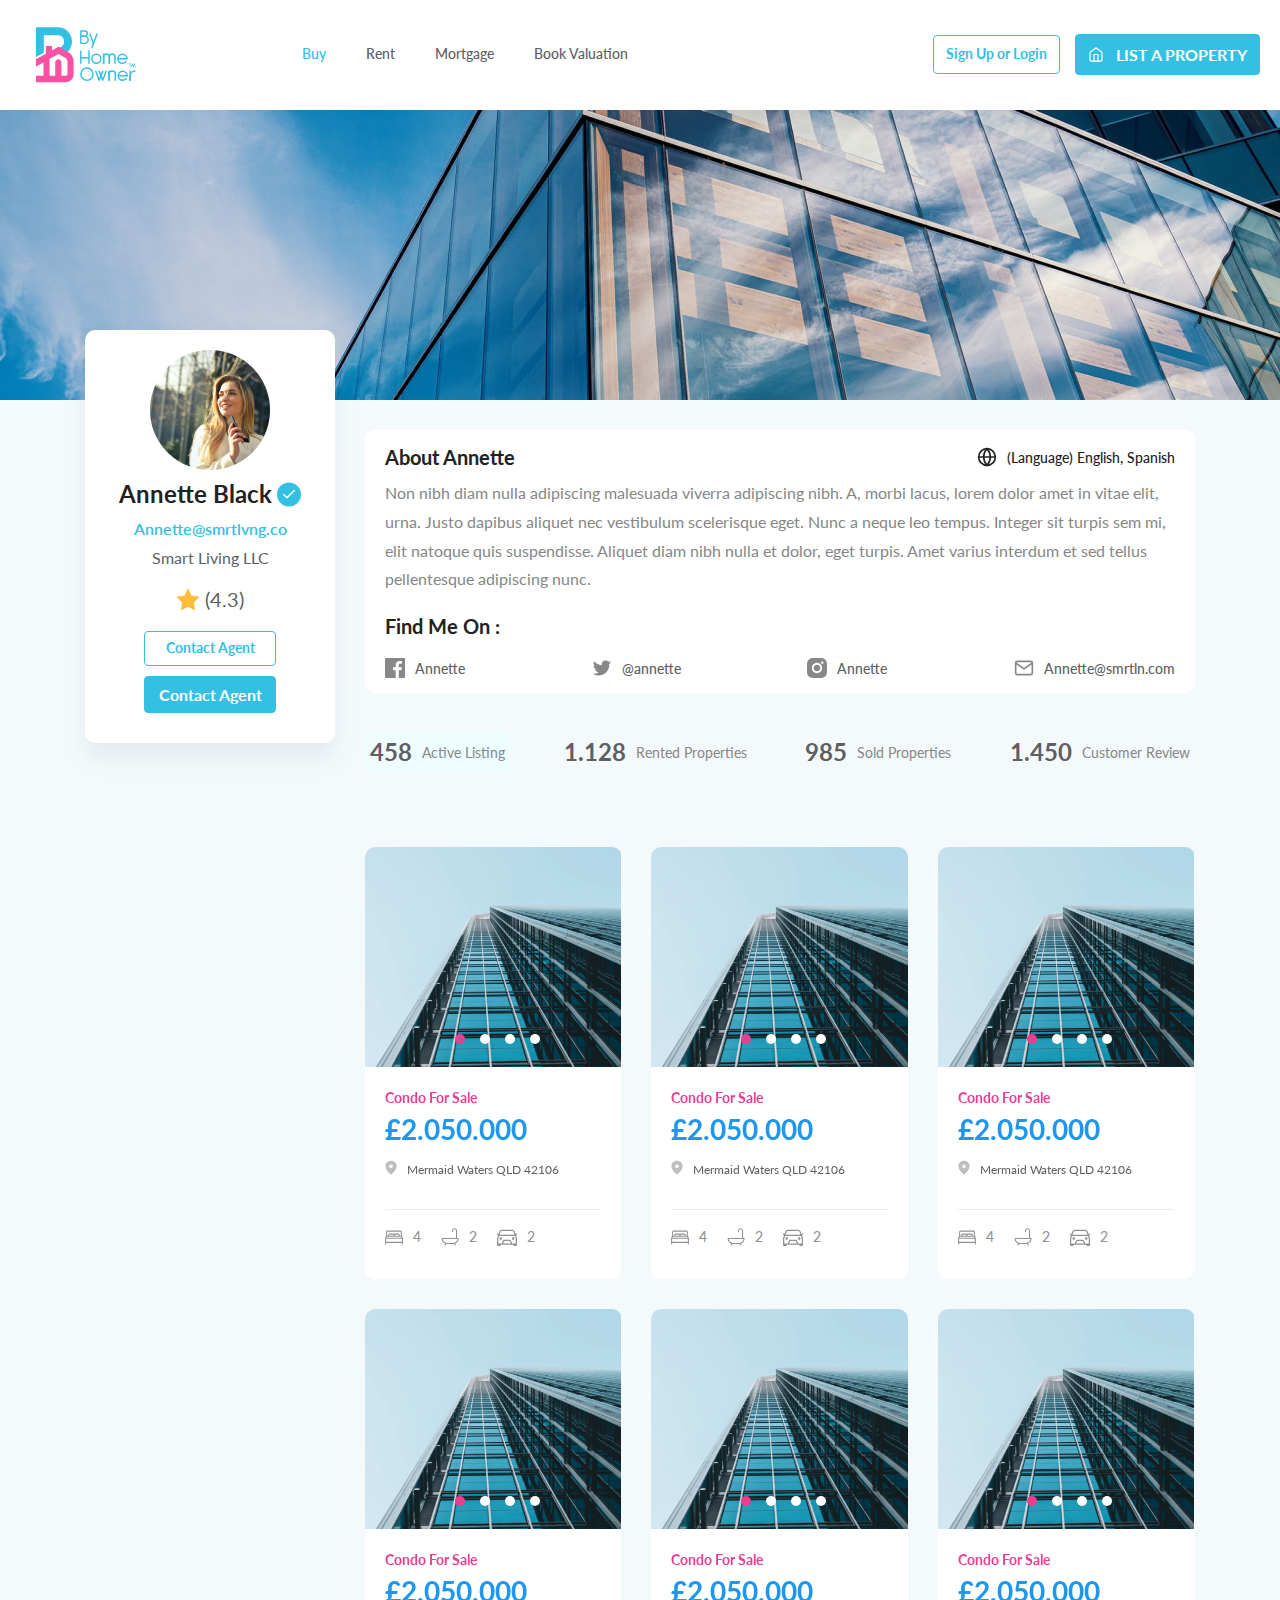
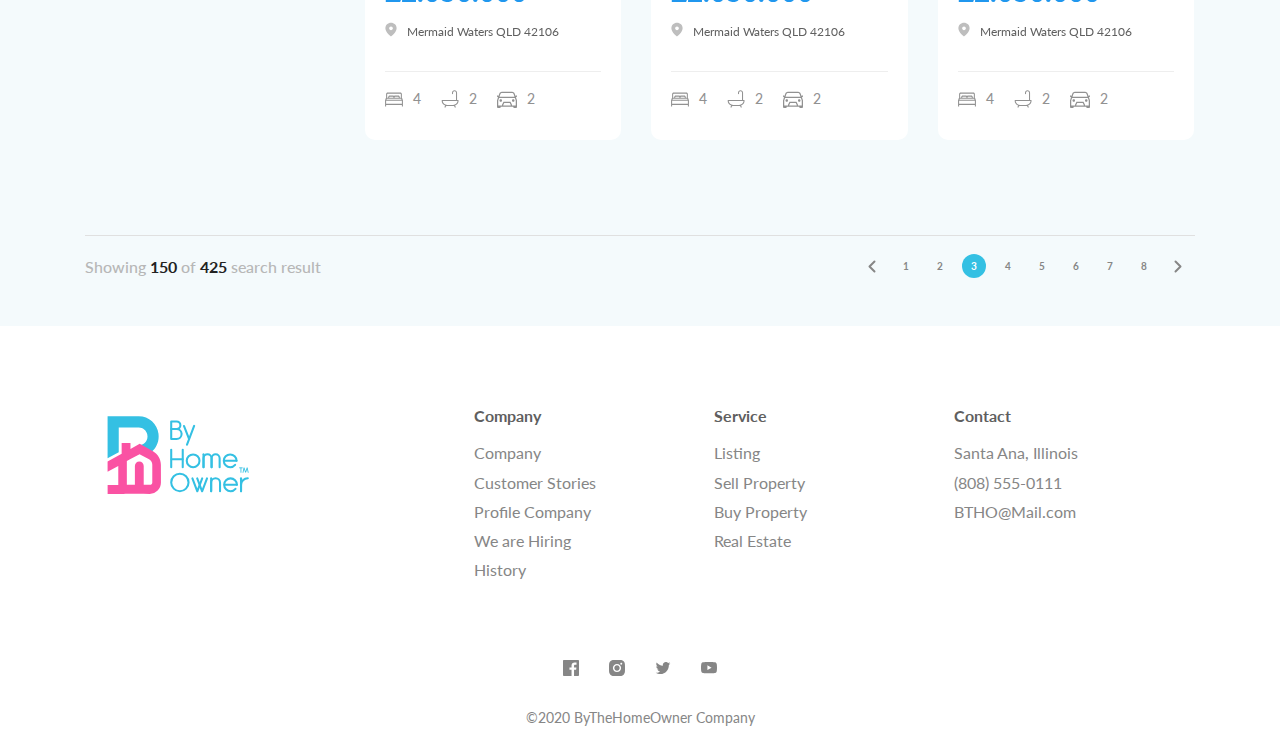
<file: agent-profile.html>
<!DOCTYPE html>
<html lang="en">

<head>
    <meta charset="UTF-8">
    <meta http-equiv="X-UA-Compatible" content="IE=edge">
    <meta name="viewport" content="width=device-width, initial-scale=1.0">
    <link rel="preconnect" href="https://fonts.googleapis.com">
    <link rel="preconnect" href="https://fonts.gstatic.com" crossorigin>
    <link
        href="https://fonts.googleapis.com/css2?family=Lato:ital,wght@0,100;0,300;0,400;0,700;0,900;1,100;1,300;1,400;1,700;1,900&display=swap"
        rel="stylesheet">
    <link rel="stylesheet" href="assets/css/main.css">
    <title>Agent Profile</title>
</head>

<body>
    <!-- header start
    =========================================== -->
    <header class="header white" id="header">
        <div class="extra__container">
            <div class="header__inner">
                <a href="index.html" class="header__inner-logo">
                    <img src="assets/images/logo.svg" alt="">
                </a>
                <nav class="nav" id="menu">
                    <div class="nav__inner">
                        <a href="#" class="nav__inner-link active">
                            Buy
                        </a>
                        <a href="#" class="nav__inner-link">
                            Rent
                        </a>
                        <a href="#" class="nav__inner-link">
                            Mortgage
                        </a>
                        <a href="#" class="nav__inner-link">
                            Book Valuation
                        </a>
                        <a href="#" class="btn__primary">
                            Sign Up or Login
                        </a>
                        <a href="#" class="btn__secondary">
                            <svg width="16" height="17" viewBox="0 0 16 17" fill="none"
                                xmlns="http://www.w3.org/2000/svg">
                                <path
                                    d="M2.00049 6.4987L8.00049 1.83203L14.0005 6.4987V13.832C14.0005 14.1857 13.86 14.5248 13.61 14.7748C13.3599 15.0249 13.0208 15.1654 12.6672 15.1654H3.33382C2.9802 15.1654 2.64106 15.0249 2.39101 14.7748C2.14096 14.5248 2.00049 14.1857 2.00049 13.832V6.4987Z"
                                    stroke="" stroke-width="1.17977" stroke-linecap="round" stroke-linejoin="round" />
                                <path d="M6 15.1667V8.5H10V15.1667" stroke="" stroke-width="1.17977"
                                    stroke-linecap="round" stroke-linejoin="round" />
                            </svg>
                            LIST A PROPERTY
                        </a>
                    </div>
                </nav>
                <div class="burger" id="menuBtn"></div>
                <div class="header__inner-btns">
                    <a href="#" class="btn__primary">
                        Sign Up or Login
                    </a>
                    <a href="#" class="btn__secondary">
                        <svg width="16" height="17" viewBox="0 0 16 17" fill="none" xmlns="http://www.w3.org/2000/svg">
                            <path
                                d="M2.00049 6.4987L8.00049 1.83203L14.0005 6.4987V13.832C14.0005 14.1857 13.86 14.5248 13.61 14.7748C13.3599 15.0249 13.0208 15.1654 12.6672 15.1654H3.33382C2.9802 15.1654 2.64106 15.0249 2.39101 14.7748C2.14096 14.5248 2.00049 14.1857 2.00049 13.832V6.4987Z"
                                stroke="" stroke-width="1.17977" stroke-linecap="round" stroke-linejoin="round" />
                            <path d="M6 15.1667V8.5H10V15.1667" stroke="" stroke-width="1.17977" stroke-linecap="round"
                                stroke-linejoin="round" />
                        </svg>
                        LIST A PROPERTY
                    </a>
                </div>
            </div>
        </div>
    </header>
    <!-- header end
    =========================================== -->
    <!-- agentProfile start
    ==========================================- -->
    <section class="agentProfile__intro">
        <div class="agentProfile__intro-image">
            <img src="assets/images/agentProfile/introBanner.png" alt="">
        </div>
    </section>
    <div class="anchor" id="stickyPosition"></div>
    <section class="agentProfile">
        <div class="auto__container">
            <div class="agentProfile__inner">
                <div class="agentProfile__inner-row">
                    <div class="agentProfile__inner-card">
                        <div class="card__profile">
                            <div class="card__profile-avatar" >
                                <img src="assets/images/agentProfile/ava.png" alt="">
                            </div>
                            <div class="card__profile-body">
                                <div class="card__profile-body-name">
                                    Annette Black
                                    <svg width="24" height="25" viewBox="0 0 24 25" fill="none"
                                        xmlns="http://www.w3.org/2000/svg">
                                        <rect y="0.5" width="24" height="24" rx="12" fill="#34C0E3" />
                                        <path d="M17.3332 8.5L9.99984 15.8333L6.6665 12.5" stroke="white"
                                            stroke-width="1.46237" stroke-linecap="round" stroke-linejoin="round" />
                                    </svg>
                                </div>
                                <a href="#" class="card__profile-body-mail">
                                    Annette@smrtlvng.co
                                </a>
                                <div class="card__profile-body-prof">
                                    Smart Living LLC
                                </div>
                                <div class="card__profile-body-star">
                                    <svg width="24" height="23" viewBox="0 0 24 23" fill="none"
                                        xmlns="http://www.w3.org/2000/svg">
                                        <path
                                            d="M12.0002 0.333374L15.6052 7.63671L23.6668 8.81504L17.8335 14.4967L19.2102 22.5234L12.0002 18.7317L4.79016 22.5234L6.16683 14.4967L0.333496 8.81504L8.39516 7.63671L12.0002 0.333374Z"
                                            fill="" />
                                    </svg>(4.3)
                                </div>
                                <a href="#" class="btn__primary">
                                    Contact Agent
                                </a>
                                <a href="#" class="btn__secondary">
                                    Contact Agent
                                </a>
                            </div>
                        </div>
                    </div>
                    <div class="agentProfile__inner-content">
                        <div class="agentProfile__inner-content-about">
                            <div class="agentProfile__inner-content-about-header wow fadeInUp" data-wow-duration=".6s"
                                data-wow-delay=".2s">
                                <div class="agentProfile__inner-content-about-header-name">
                                    About Annette
                                </div>
                                <div class="agentProfile__inner-content-about-header-language">
                                    <svg width="20" height="20" viewBox="0 0 20 20" fill="none"
                                        xmlns="http://www.w3.org/2000/svg">
                                        <path
                                            d="M9.99996 18.3333C14.6023 18.3333 18.3333 14.6023 18.3333 9.99996C18.3333 5.39759 14.6023 1.66663 9.99996 1.66663C5.39759 1.66663 1.66663 5.39759 1.66663 9.99996C1.66663 14.6023 5.39759 18.3333 9.99996 18.3333Z"
                                            stroke="#222222" stroke-width="1.66667" stroke-linecap="round"
                                            stroke-linejoin="round" />
                                        <path d="M1.66663 10H18.3333" stroke="#222222" stroke-width="1.66667"
                                            stroke-linecap="round" stroke-linejoin="round" />
                                        <path
                                            d="M9.99996 1.66663C12.0844 3.94859 13.2689 6.90999 13.3333 9.99996C13.2689 13.0899 12.0844 16.0513 9.99996 18.3333C7.91556 16.0513 6.731 13.0899 6.66663 9.99996C6.731 6.90999 7.91556 3.94859 9.99996 1.66663V1.66663Z"
                                            stroke="#222222" stroke-width="1.66667" stroke-linecap="round"
                                            stroke-linejoin="round" />
                                    </svg>
                                    (Language) English, Spanish
                                </div>
                            </div>
                            <div class="agentProfile__inner-content-about-body wow fadeInUp" data-wow-duration=".6s"
                                data-wow-delay=".3s">
                                Non nibh diam nulla adipiscing malesuada viverra adipiscing nibh. A, morbi lacus, lorem
                                dolor amet in vitae elit, urna. Justo dapibus aliquet nec vestibulum scelerisque eget.
                                Nunc
                                a neque leo tempus. Integer sit turpis sem mi, elit natoque quis suspendisse. Aliquet
                                diam
                                nibh nulla et dolor, eget turpis. Amet varius interdum et sed tellus pellentesque
                                adipiscing
                                nunc.
                            </div>
                            <div class="agentProfile__inner-content-about-footer wow fadeInUp" data-wow-duration=".6s"
                                data-wow-delay=".4s">
                                <div class="agentProfile__inner-content-about-footer-title">
                                    Find Me On :
                                </div>
                                <div class="agentProfile__inner-content-about-footer-socials">
                                    <a href="#">
                                        <svg width="20" height="20" viewBox="0 0 20 20" fill="none"
                                            xmlns="http://www.w3.org/2000/svg">
                                            <path
                                                d="M18.8961 0H1.10389C0.81112 0 0.530341 0.116302 0.323322 0.323322C0.116302 0.530341 0 0.81112 0 1.10389V18.8964C7.36591e-05 19.1891 0.116409 19.4698 0.32342 19.6768C0.530431 19.8837 0.811168 20 1.10389 20H10.6825V12.255H8.07611V9.23667H10.6825V7.01056C10.6825 4.42722 12.2603 3.02083 14.5647 3.02083C15.6686 3.02083 16.6172 3.10278 16.8939 3.13972V5.83944L15.2956 5.84028C14.0422 5.84028 13.7997 6.43583 13.7997 7.30972V9.23694H16.7886L16.3994 12.2553H13.7997V20H18.8964C19.1891 19.9999 19.4698 19.8836 19.6768 19.6766C19.8837 19.4696 20 19.1888 20 18.8961V1.10389C20 0.81112 19.8837 0.530341 19.6767 0.323322C19.4697 0.116302 19.1889 0 18.8961 0Z"
                                                fill="" />
                                        </svg>
                                        <span>Annette</span>
                                    </a>
                                    <a href="#">
                                        <svg width="20" height="20" viewBox="0 0 20 20" fill="none"
                                            xmlns="http://www.w3.org/2000/svg">
                                            <path
                                                d="M19.1666 4.27576C18.4802 4.58193 17.7521 4.7828 17.0065 4.87168C17.7918 4.39859 18.3795 3.65415 18.66 2.77711C17.9218 3.2183 17.1141 3.52898 16.2718 3.69567C15.9198 3.31775 15.4946 3.01662 15.0223 2.81095C14.5501 2.60528 14.0409 2.49944 13.5264 2.5C11.4493 2.5 9.76511 4.19522 9.76511 6.28691C9.76511 6.58343 9.79844 6.87276 9.86273 7.1501C6.73666 6.99214 3.96533 5.48437 2.11017 3.193C1.77567 3.77095 1.59991 4.42809 1.6009 5.097C1.60041 5.72049 1.75289 6.33444 2.0448 6.88431C2.33671 7.43418 2.75901 7.90293 3.27417 8.24893C2.67698 8.22983 2.09295 8.06744 1.57067 7.77527C1.57019 7.79109 1.57019 7.80667 1.57019 7.82297C1.57019 9.65722 2.86657 11.1878 4.58698 11.536C4.03301 11.687 3.45219 11.7092 2.88847 11.6008C3.36702 13.1049 4.75602 14.2002 6.40191 14.2309C5.06956 15.2836 3.42429 15.8545 1.73066 15.852C1.4271 15.852 1.12783 15.8343 0.833313 15.799C2.55309 16.9116 4.55463 17.5021 6.5988 17.5C13.5171 17.5 17.3003 11.73 17.3003 6.7263C17.3003 6.56234 17.2965 6.39862 17.2893 6.23586C18.0261 5.70032 18.6619 5.03652 19.1666 4.27576Z"
                                                fill="" />
                                        </svg>
                                        <span>@annette</span>
                                    </a>
                                    <a href="#">
                                        <svg width="20" height="20" viewBox="0 0 20 20" fill="none"
                                            xmlns="http://www.w3.org/2000/svg">
                                            <path
                                                d="M9.99731 6.66525C8.16111 6.66525 6.66262 8.16376 6.66262 10C6.66262 11.8362 8.16111 13.3348 9.99731 13.3348C11.8335 13.3348 13.332 11.8362 13.332 10C13.332 8.16376 11.8335 6.66525 9.99731 6.66525ZM19.9989 10C19.9989 8.61907 20.0114 7.25064 19.9338 5.87221C19.8563 4.27113 19.4911 2.85017 18.3203 1.67938C17.147 0.506085 15.7286 0.14334 14.1275 0.065788C12.7466 -0.0117644 11.3782 0.000744113 9.99981 0.000744113C8.61891 0.000744113 7.25051 -0.0117644 5.8721 0.065788C4.27105 0.14334 2.85012 0.508587 1.67935 1.67938C0.506076 2.85267 0.143338 4.27113 0.0657868 5.87221C-0.0117642 7.25314 0.000744099 8.62157 0.000744099 10C0.000744099 11.3784 -0.0117642 12.7494 0.0657868 14.1278C0.143338 15.7289 0.508578 17.1498 1.67935 18.3206C2.85262 19.4939 4.27105 19.8567 5.8721 19.9342C7.25301 20.0118 8.62141 19.9993 9.99981 19.9993C11.3807 19.9993 12.7491 20.0118 14.1275 19.9342C15.7286 19.8567 17.1495 19.4914 18.3203 18.3206C19.4936 17.1473 19.8563 15.7289 19.9338 14.1278C20.0139 12.7494 19.9989 11.3809 19.9989 10ZM9.99731 15.131C7.15795 15.131 4.86644 12.8394 4.86644 10C4.86644 7.16058 7.15795 4.86903 9.99731 4.86903C12.8367 4.86903 15.1282 7.16058 15.1282 10C15.1282 12.8394 12.8367 15.131 9.99731 15.131ZM15.3383 5.8572C14.6754 5.8572 14.14 5.32184 14.14 4.65889C14.14 3.99594 14.6754 3.46058 15.3383 3.46058C16.0013 3.46058 16.5366 3.99594 16.5366 4.65889C16.5368 4.81631 16.5059 4.97222 16.4458 5.1177C16.3856 5.26317 16.2974 5.39535 16.1861 5.50666C16.0748 5.61798 15.9426 5.70624 15.7971 5.76639C15.6516 5.82654 15.4957 5.8574 15.3383 5.8572Z"
                                                fill="" />
                                        </svg>
                                        <span>Annette</span>
                                    </a>
                                    <a href="#">
                                        <svg width="20" height="20" viewBox="0 0 20 20" fill="none"
                                            xmlns="http://www.w3.org/2000/svg">
                                            <path
                                                d="M3.33354 3.33331H16.6669C17.5835 3.33331 18.3335 4.08331 18.3335 4.99998V15C18.3335 15.9166 17.5835 16.6666 16.6669 16.6666H3.33354C2.41687 16.6666 1.66687 15.9166 1.66687 15V4.99998C1.66687 4.08331 2.41687 3.33331 3.33354 3.33331Z"
                                                stroke="" stroke-width="1.66667" stroke-linecap="round"
                                                stroke-linejoin="round" />
                                            <path d="M18.3335 5L10.0002 10.8333L1.66687 5" stroke=""
                                                stroke-width="1.66667" stroke-linecap="round" stroke-linejoin="round" />
                                        </svg>
                                        <span>Annette@smrtln.com</span>
                                    </a>
                                </div>
                            </div>
                        </div>
                        <div class="agentProfile__tab">
                            <div class="agentProfile__tab-header wow fadeInUp" data-wow-duration=".6s"
                                data-wow-delay=".5s">
                                <div class="agentProfile__tab-header-btn agentProfileBtn active"
                                    data-tab="#activeListing">
                                    <span>458</span>Active <br> Listing
                                </div>
                                <div class="agentProfile__tab-header-btn agentProfileBtn" data-tab="#rentedProperty">
                                    <span>1.128</span>Rented <br> Properties
                                </div>
                                <div class="agentProfile__tab-header-btn agentProfileBtn" data-tab="#soldProperty">
                                    <span>985</span>Sold <br> Properties
                                </div>
                                <div class="agentProfile__tab-header-btn agentProfileBtn" data-tab="#customerReview">
                                    <span>1.450</span>Customer <br> Review
                                </div>
                            </div>
                            <div class="agentProfile__tab-body agentProfileEvent active" id="activeListing">
                                <div class="row__3">
                                    <div class="row__3-column">
                                        <div class="card">
                                            <div class="card__inner">
                                                <div class="card__inner-slider active">
                                                    <div class="card__inner-slider-item">
                                                        <img src="assets/images/card/image.png" alt="">
                                                    </div>
                                                    <div class="card__inner-slider-item">
                                                        <img src="assets/images/card/image2.png" alt="">
                                                    </div>
                                                    <div class="card__inner-slider-item">
                                                        <img src="assets/images/card/image3.png" alt="">
                                                    </div>
                                                    <div class="card__inner-slider-item">
                                                        <img src="assets/images/card/image.png" alt="">
                                                    </div>
                                                </div>
                                                <div class="card__inner-body agentProfileCard">
                                                    <div class="card__inner-body-general agentProfileCard">
                                                        Condo For Sale
                                                    </div>
                                                    <div class="card__inner-body-price agentProfileCard">
                                                        £2.050.000
                                                    </div>
                                                    <div class="card__inner-body-location">
                                                        <svg viewBox="0 0 12 16" fill="none"
                                                            xmlns="http://www.w3.org/2000/svg">
                                                            <path fill-rule="evenodd" clip-rule="evenodd"
                                                                d="M6 15.3337C6 15.3337 12 11.3337 12 6.66699C12 5.07569 11.3679 3.54957 10.2426 2.42435C9.11742 1.29913 7.5913 0.666992 6 0.666992C4.4087 0.666992 2.88258 1.29913 1.75736 2.42435C0.632141 3.54957 0 5.07569 0 6.66699C0 11.3337 6 15.3337 6 15.3337ZM8 6.66699C8 7.77156 7.10457 8.66699 6 8.66699C4.89543 8.66699 4 7.77156 4 6.66699C4 5.56242 4.89543 4.66699 6 4.66699C7.10457 4.66699 8 5.56242 8 6.66699Z"
                                                                fill="#BEBEBE" />
                                                        </svg>
                                                        <span>
                                                            Mermaid Waters QLD 42106
                                                        </span>
                                                    </div>
                                                </div>
                                                <div class="card__inner-footer agentProfileCard">
                                                    <div class="card__inner-footer-row">
                                                        <div class="card__inner-footer-row-info">
                                                            <div class="card__inner-footer-row-info-icon">
                                                                <img src="assets/images/card/bed.svg" alt="">
                                                            </div>
                                                            <div class="card__inner-footer-row-info-number">
                                                                4
                                                            </div>
                                                        </div>
                                                        <div class="card__inner-footer-row-info">
                                                            <div class="card__inner-footer-row-info-icon">
                                                                <img src="assets/images/card/toilet.svg" alt="">
                                                            </div>
                                                            <div class="card__inner-footer-row-info-number">
                                                                2
                                                            </div>
                                                        </div>
                                                        <div class="card__inner-footer-row-info">
                                                            <div class="card__inner-footer-row-info-icon">
                                                                <img src="assets/images/card/car.svg" alt="">
                                                            </div>
                                                            <div class="card__inner-footer-row-info-number">
                                                                2
                                                            </div>
                                                        </div>
                                                    </div>
                                                </div>
                                            </div>
                                        </div>
                                    </div>
                                    <div class="row__3-column">
                                        <div class="card">
                                            <div class="card__inner">
                                                <div class="card__inner-slider active">
                                                    <div class="card__inner-slider-item">
                                                        <img src="assets/images/card/image.png" alt="">
                                                    </div>
                                                    <div class="card__inner-slider-item">
                                                        <img src="assets/images/card/image2.png" alt="">
                                                    </div>
                                                    <div class="card__inner-slider-item">
                                                        <img src="assets/images/card/image3.png" alt="">
                                                    </div>
                                                    <div class="card__inner-slider-item">
                                                        <img src="assets/images/card/image.png" alt="">
                                                    </div>
                                                </div>
                                                <div class="card__inner-body agentProfileCard">
                                                    <div class="card__inner-body-general agentProfileCard">
                                                        Condo For Sale
                                                    </div>
                                                    <div class="card__inner-body-price agentProfileCard">
                                                        £2.050.000
                                                    </div>
                                                    <div class="card__inner-body-location">
                                                        <svg viewBox="0 0 12 16" fill="none"
                                                            xmlns="http://www.w3.org/2000/svg">
                                                            <path fill-rule="evenodd" clip-rule="evenodd"
                                                                d="M6 15.3337C6 15.3337 12 11.3337 12 6.66699C12 5.07569 11.3679 3.54957 10.2426 2.42435C9.11742 1.29913 7.5913 0.666992 6 0.666992C4.4087 0.666992 2.88258 1.29913 1.75736 2.42435C0.632141 3.54957 0 5.07569 0 6.66699C0 11.3337 6 15.3337 6 15.3337ZM8 6.66699C8 7.77156 7.10457 8.66699 6 8.66699C4.89543 8.66699 4 7.77156 4 6.66699C4 5.56242 4.89543 4.66699 6 4.66699C7.10457 4.66699 8 5.56242 8 6.66699Z"
                                                                fill="#BEBEBE" />
                                                        </svg>
                                                        <span>
                                                            Mermaid Waters QLD 42106
                                                        </span>
                                                    </div>
                                                </div>
                                                <div class="card__inner-footer agentProfileCard">
                                                    <div class="card__inner-footer-row">
                                                        <div class="card__inner-footer-row-info">
                                                            <div class="card__inner-footer-row-info-icon">
                                                                <img src="assets/images/card/bed.svg" alt="">
                                                            </div>
                                                            <div class="card__inner-footer-row-info-number">
                                                                4
                                                            </div>
                                                        </div>
                                                        <div class="card__inner-footer-row-info">
                                                            <div class="card__inner-footer-row-info-icon">
                                                                <img src="assets/images/card/toilet.svg" alt="">
                                                            </div>
                                                            <div class="card__inner-footer-row-info-number">
                                                                2
                                                            </div>
                                                        </div>
                                                        <div class="card__inner-footer-row-info">
                                                            <div class="card__inner-footer-row-info-icon">
                                                                <img src="assets/images/card/car.svg" alt="">
                                                            </div>
                                                            <div class="card__inner-footer-row-info-number">
                                                                2
                                                            </div>
                                                        </div>
                                                    </div>
                                                </div>
                                            </div>
                                        </div>
                                    </div>
                                    <div class="row__3-column">
                                        <div class="card">
                                            <div class="card__inner">
                                                <div class="card__inner-slider active">
                                                    <div class="card__inner-slider-item">
                                                        <img src="assets/images/card/image.png" alt="">
                                                    </div>
                                                    <div class="card__inner-slider-item">
                                                        <img src="assets/images/card/image2.png" alt="">
                                                    </div>
                                                    <div class="card__inner-slider-item">
                                                        <img src="assets/images/card/image3.png" alt="">
                                                    </div>
                                                    <div class="card__inner-slider-item">
                                                        <img src="assets/images/card/image.png" alt="">
                                                    </div>
                                                </div>
                                                <div class="card__inner-body agentProfileCard">
                                                    <div class="card__inner-body-general agentProfileCard">
                                                        Condo For Sale
                                                    </div>
                                                    <div class="card__inner-body-price agentProfileCard">
                                                        £2.050.000
                                                    </div>
                                                    <div class="card__inner-body-location">
                                                        <svg viewBox="0 0 12 16" fill="none"
                                                            xmlns="http://www.w3.org/2000/svg">
                                                            <path fill-rule="evenodd" clip-rule="evenodd"
                                                                d="M6 15.3337C6 15.3337 12 11.3337 12 6.66699C12 5.07569 11.3679 3.54957 10.2426 2.42435C9.11742 1.29913 7.5913 0.666992 6 0.666992C4.4087 0.666992 2.88258 1.29913 1.75736 2.42435C0.632141 3.54957 0 5.07569 0 6.66699C0 11.3337 6 15.3337 6 15.3337ZM8 6.66699C8 7.77156 7.10457 8.66699 6 8.66699C4.89543 8.66699 4 7.77156 4 6.66699C4 5.56242 4.89543 4.66699 6 4.66699C7.10457 4.66699 8 5.56242 8 6.66699Z"
                                                                fill="#BEBEBE" />
                                                        </svg>
                                                        <span>
                                                            Mermaid Waters QLD 42106
                                                        </span>
                                                    </div>
                                                </div>
                                                <div class="card__inner-footer agentProfileCard">
                                                    <div class="card__inner-footer-row">
                                                        <div class="card__inner-footer-row-info">
                                                            <div class="card__inner-footer-row-info-icon">
                                                                <img src="assets/images/card/bed.svg" alt="">
                                                            </div>
                                                            <div class="card__inner-footer-row-info-number">
                                                                4
                                                            </div>
                                                        </div>
                                                        <div class="card__inner-footer-row-info">
                                                            <div class="card__inner-footer-row-info-icon">
                                                                <img src="assets/images/card/toilet.svg" alt="">
                                                            </div>
                                                            <div class="card__inner-footer-row-info-number">
                                                                2
                                                            </div>
                                                        </div>
                                                        <div class="card__inner-footer-row-info">
                                                            <div class="card__inner-footer-row-info-icon">
                                                                <img src="assets/images/card/car.svg" alt="">
                                                            </div>
                                                            <div class="card__inner-footer-row-info-number">
                                                                2
                                                            </div>
                                                        </div>
                                                    </div>
                                                </div>
                                            </div>
                                        </div>
                                    </div>
                                    <div class="row__3-column">
                                        <div class="card">
                                            <div class="card__inner">
                                                <div class="card__inner-slider active">
                                                    <div class="card__inner-slider-item">
                                                        <img src="assets/images/card/image.png" alt="">
                                                    </div>
                                                    <div class="card__inner-slider-item">
                                                        <img src="assets/images/card/image2.png" alt="">
                                                    </div>
                                                    <div class="card__inner-slider-item">
                                                        <img src="assets/images/card/image3.png" alt="">
                                                    </div>
                                                    <div class="card__inner-slider-item">
                                                        <img src="assets/images/card/image.png" alt="">
                                                    </div>
                                                </div>
                                                <div class="card__inner-body agentProfileCard">
                                                    <div class="card__inner-body-general agentProfileCard">
                                                        Condo For Sale
                                                    </div>
                                                    <div class="card__inner-body-price agentProfileCard">
                                                        £2.050.000
                                                    </div>
                                                    <div class="card__inner-body-location">
                                                        <svg viewBox="0 0 12 16" fill="none"
                                                            xmlns="http://www.w3.org/2000/svg">
                                                            <path fill-rule="evenodd" clip-rule="evenodd"
                                                                d="M6 15.3337C6 15.3337 12 11.3337 12 6.66699C12 5.07569 11.3679 3.54957 10.2426 2.42435C9.11742 1.29913 7.5913 0.666992 6 0.666992C4.4087 0.666992 2.88258 1.29913 1.75736 2.42435C0.632141 3.54957 0 5.07569 0 6.66699C0 11.3337 6 15.3337 6 15.3337ZM8 6.66699C8 7.77156 7.10457 8.66699 6 8.66699C4.89543 8.66699 4 7.77156 4 6.66699C4 5.56242 4.89543 4.66699 6 4.66699C7.10457 4.66699 8 5.56242 8 6.66699Z"
                                                                fill="#BEBEBE" />
                                                        </svg>
                                                        <span>
                                                            Mermaid Waters QLD 42106
                                                        </span>
                                                    </div>
                                                </div>
                                                <div class="card__inner-footer agentProfileCard">
                                                    <div class="card__inner-footer-row">
                                                        <div class="card__inner-footer-row-info">
                                                            <div class="card__inner-footer-row-info-icon">
                                                                <img src="assets/images/card/bed.svg" alt="">
                                                            </div>
                                                            <div class="card__inner-footer-row-info-number">
                                                                4
                                                            </div>
                                                        </div>
                                                        <div class="card__inner-footer-row-info">
                                                            <div class="card__inner-footer-row-info-icon">
                                                                <img src="assets/images/card/toilet.svg" alt="">
                                                            </div>
                                                            <div class="card__inner-footer-row-info-number">
                                                                2
                                                            </div>
                                                        </div>
                                                        <div class="card__inner-footer-row-info">
                                                            <div class="card__inner-footer-row-info-icon">
                                                                <img src="assets/images/card/car.svg" alt="">
                                                            </div>
                                                            <div class="card__inner-footer-row-info-number">
                                                                2
                                                            </div>
                                                        </div>
                                                    </div>
                                                </div>
                                            </div>
                                        </div>
                                    </div>
                                    <div class="row__3-column">
                                        <div class="card">
                                            <div class="card__inner">
                                                <div class="card__inner-slider active">
                                                    <div class="card__inner-slider-item">
                                                        <img src="assets/images/card/image.png" alt="">
                                                    </div>
                                                    <div class="card__inner-slider-item">
                                                        <img src="assets/images/card/image2.png" alt="">
                                                    </div>
                                                    <div class="card__inner-slider-item">
                                                        <img src="assets/images/card/image3.png" alt="">
                                                    </div>
                                                    <div class="card__inner-slider-item">
                                                        <img src="assets/images/card/image.png" alt="">
                                                    </div>
                                                </div>
                                                <div class="card__inner-body agentProfileCard">
                                                    <div class="card__inner-body-general agentProfileCard">
                                                        Condo For Sale
                                                    </div>
                                                    <div class="card__inner-body-price agentProfileCard">
                                                        £2.050.000
                                                    </div>
                                                    <div class="card__inner-body-location">
                                                        <svg viewBox="0 0 12 16" fill="none"
                                                            xmlns="http://www.w3.org/2000/svg">
                                                            <path fill-rule="evenodd" clip-rule="evenodd"
                                                                d="M6 15.3337C6 15.3337 12 11.3337 12 6.66699C12 5.07569 11.3679 3.54957 10.2426 2.42435C9.11742 1.29913 7.5913 0.666992 6 0.666992C4.4087 0.666992 2.88258 1.29913 1.75736 2.42435C0.632141 3.54957 0 5.07569 0 6.66699C0 11.3337 6 15.3337 6 15.3337ZM8 6.66699C8 7.77156 7.10457 8.66699 6 8.66699C4.89543 8.66699 4 7.77156 4 6.66699C4 5.56242 4.89543 4.66699 6 4.66699C7.10457 4.66699 8 5.56242 8 6.66699Z"
                                                                fill="#BEBEBE" />
                                                        </svg>
                                                        <span>
                                                            Mermaid Waters QLD 42106
                                                        </span>
                                                    </div>
                                                </div>
                                                <div class="card__inner-footer agentProfileCard">
                                                    <div class="card__inner-footer-row">
                                                        <div class="card__inner-footer-row-info">
                                                            <div class="card__inner-footer-row-info-icon">
                                                                <img src="assets/images/card/bed.svg" alt="">
                                                            </div>
                                                            <div class="card__inner-footer-row-info-number">
                                                                4
                                                            </div>
                                                        </div>
                                                        <div class="card__inner-footer-row-info">
                                                            <div class="card__inner-footer-row-info-icon">
                                                                <img src="assets/images/card/toilet.svg" alt="">
                                                            </div>
                                                            <div class="card__inner-footer-row-info-number">
                                                                2
                                                            </div>
                                                        </div>
                                                        <div class="card__inner-footer-row-info">
                                                            <div class="card__inner-footer-row-info-icon">
                                                                <img src="assets/images/card/car.svg" alt="">
                                                            </div>
                                                            <div class="card__inner-footer-row-info-number">
                                                                2
                                                            </div>
                                                        </div>
                                                    </div>
                                                </div>
                                            </div>
                                        </div>
                                    </div>
                                    <div class="row__3-column">
                                        <div class="card">
                                            <div class="card__inner">
                                                <div class="card__inner-slider active">
                                                    <div class="card__inner-slider-item">
                                                        <img src="assets/images/card/image.png" alt="">
                                                    </div>
                                                    <div class="card__inner-slider-item">
                                                        <img src="assets/images/card/image2.png" alt="">
                                                    </div>
                                                    <div class="card__inner-slider-item">
                                                        <img src="assets/images/card/image3.png" alt="">
                                                    </div>
                                                    <div class="card__inner-slider-item">
                                                        <img src="assets/images/card/image.png" alt="">
                                                    </div>
                                                </div>
                                                <div class="card__inner-body agentProfileCard">
                                                    <div class="card__inner-body-general agentProfileCard">
                                                        Condo For Sale
                                                    </div>
                                                    <div class="card__inner-body-price agentProfileCard">
                                                        £2.050.000
                                                    </div>
                                                    <div class="card__inner-body-location">
                                                        <svg viewBox="0 0 12 16" fill="none"
                                                            xmlns="http://www.w3.org/2000/svg">
                                                            <path fill-rule="evenodd" clip-rule="evenodd"
                                                                d="M6 15.3337C6 15.3337 12 11.3337 12 6.66699C12 5.07569 11.3679 3.54957 10.2426 2.42435C9.11742 1.29913 7.5913 0.666992 6 0.666992C4.4087 0.666992 2.88258 1.29913 1.75736 2.42435C0.632141 3.54957 0 5.07569 0 6.66699C0 11.3337 6 15.3337 6 15.3337ZM8 6.66699C8 7.77156 7.10457 8.66699 6 8.66699C4.89543 8.66699 4 7.77156 4 6.66699C4 5.56242 4.89543 4.66699 6 4.66699C7.10457 4.66699 8 5.56242 8 6.66699Z"
                                                                fill="#BEBEBE" />
                                                        </svg>
                                                        <span>
                                                            Mermaid Waters QLD 42106
                                                        </span>
                                                    </div>
                                                </div>
                                                <div class="card__inner-footer agentProfileCard">
                                                    <div class="card__inner-footer-row">
                                                        <div class="card__inner-footer-row-info">
                                                            <div class="card__inner-footer-row-info-icon">
                                                                <img src="assets/images/card/bed.svg" alt="">
                                                            </div>
                                                            <div class="card__inner-footer-row-info-number">
                                                                4
                                                            </div>
                                                        </div>
                                                        <div class="card__inner-footer-row-info">
                                                            <div class="card__inner-footer-row-info-icon">
                                                                <img src="assets/images/card/toilet.svg" alt="">
                                                            </div>
                                                            <div class="card__inner-footer-row-info-number">
                                                                2
                                                            </div>
                                                        </div>
                                                        <div class="card__inner-footer-row-info">
                                                            <div class="card__inner-footer-row-info-icon">
                                                                <img src="assets/images/card/car.svg" alt="">
                                                            </div>
                                                            <div class="card__inner-footer-row-info-number">
                                                                2
                                                            </div>
                                                        </div>
                                                    </div>
                                                </div>
                                            </div>
                                        </div>
                                    </div>
                                </div>
                            </div>
                            <div class="agentProfile__tab-body agentProfileEvent" id="rentedProperty">
                                <div class="row__3">
                                    <div class="row__3-column">
                                        <div class="card">
                                            <div class="card__inner">
                                                <div class="card__inner-verified">
                                                    Rented
                                                </div>
                                                <div class="card__inner-slider agentProfileCard">
                                                    <div class="card__inner-slider-item">
                                                        <img src="assets/images/card/image.png" alt="">
                                                    </div>
                                                    <div class="card__inner-slider-item">
                                                        <img src="assets/images/card/image2.png" alt="">
                                                    </div>
                                                    <div class="card__inner-slider-item">
                                                        <img src="assets/images/card/image3.png" alt="">
                                                    </div>
                                                    <div class="card__inner-slider-item">
                                                        <img src="assets/images/card/image.png" alt="">
                                                    </div>
                                                </div>
                                                <div class="card__inner-body agentProfileCard">
                                                    <div class="card__inner-body-general agentProfileCard">
                                                        Condo For Sale
                                                    </div>
                                                    <div class="card__inner-body-price agentProfileCard">
                                                        £2.050.000
                                                    </div>
                                                    <div class="card__inner-body-location">
                                                        <svg viewBox="0 0 12 16" fill="none"
                                                            xmlns="http://www.w3.org/2000/svg">
                                                            <path fill-rule="evenodd" clip-rule="evenodd"
                                                                d="M6 15.3337C6 15.3337 12 11.3337 12 6.66699C12 5.07569 11.3679 3.54957 10.2426 2.42435C9.11742 1.29913 7.5913 0.666992 6 0.666992C4.4087 0.666992 2.88258 1.29913 1.75736 2.42435C0.632141 3.54957 0 5.07569 0 6.66699C0 11.3337 6 15.3337 6 15.3337ZM8 6.66699C8 7.77156 7.10457 8.66699 6 8.66699C4.89543 8.66699 4 7.77156 4 6.66699C4 5.56242 4.89543 4.66699 6 4.66699C7.10457 4.66699 8 5.56242 8 6.66699Z"
                                                                fill="#BEBEBE" />
                                                        </svg>
                                                        <span>
                                                            Mermaid Waters QLD 42106
                                                        </span>
                                                    </div>
                                                </div>
                                                <div class="card__inner-footer agentProfileCard">
                                                    <div class="card__inner-footer-row">
                                                        <div class="card__inner-footer-row-info">
                                                            <div class="card__inner-footer-row-info-icon">
                                                                <img src="assets/images/card/bed.svg" alt="">
                                                            </div>
                                                            <div class="card__inner-footer-row-info-number">
                                                                4
                                                            </div>
                                                        </div>
                                                        <div class="card__inner-footer-row-info">
                                                            <div class="card__inner-footer-row-info-icon">
                                                                <img src="assets/images/card/toilet.svg" alt="">
                                                            </div>
                                                            <div class="card__inner-footer-row-info-number">
                                                                2
                                                            </div>
                                                        </div>
                                                        <div class="card__inner-footer-row-info">
                                                            <div class="card__inner-footer-row-info-icon">
                                                                <img src="assets/images/card/car.svg" alt="">
                                                            </div>
                                                            <div class="card__inner-footer-row-info-number">
                                                                2
                                                            </div>
                                                        </div>
                                                    </div>
                                                </div>
                                            </div>
                                        </div>
                                    </div>
                                    <div class="row__3-column">
                                        <div class="card">
                                            <div class="card__inner">
                                                <div class="card__inner-verified">
                                                    Rented
                                                </div>
                                                <div class="card__inner-slider agentProfileCard">
                                                    <div class="card__inner-slider-item">
                                                        <img src="assets/images/card/image.png" alt="">
                                                    </div>
                                                    <div class="card__inner-slider-item">
                                                        <img src="assets/images/card/image2.png" alt="">
                                                    </div>
                                                    <div class="card__inner-slider-item">
                                                        <img src="assets/images/card/image3.png" alt="">
                                                    </div>
                                                    <div class="card__inner-slider-item">
                                                        <img src="assets/images/card/image.png" alt="">
                                                    </div>
                                                </div>
                                                <div class="card__inner-body agentProfileCard">
                                                    <div class="card__inner-body-general agentProfileCard">
                                                        Condo For Sale
                                                    </div>
                                                    <div class="card__inner-body-price agentProfileCard">
                                                        £2.050.000
                                                    </div>
                                                    <div class="card__inner-body-location">
                                                        <svg viewBox="0 0 12 16" fill="none"
                                                            xmlns="http://www.w3.org/2000/svg">
                                                            <path fill-rule="evenodd" clip-rule="evenodd"
                                                                d="M6 15.3337C6 15.3337 12 11.3337 12 6.66699C12 5.07569 11.3679 3.54957 10.2426 2.42435C9.11742 1.29913 7.5913 0.666992 6 0.666992C4.4087 0.666992 2.88258 1.29913 1.75736 2.42435C0.632141 3.54957 0 5.07569 0 6.66699C0 11.3337 6 15.3337 6 15.3337ZM8 6.66699C8 7.77156 7.10457 8.66699 6 8.66699C4.89543 8.66699 4 7.77156 4 6.66699C4 5.56242 4.89543 4.66699 6 4.66699C7.10457 4.66699 8 5.56242 8 6.66699Z"
                                                                fill="#BEBEBE" />
                                                        </svg>
                                                        <span>
                                                            Mermaid Waters QLD 42106
                                                        </span>
                                                    </div>
                                                </div>
                                                <div class="card__inner-footer agentProfileCard">
                                                    <div class="card__inner-footer-row">
                                                        <div class="card__inner-footer-row-info">
                                                            <div class="card__inner-footer-row-info-icon">
                                                                <img src="assets/images/card/bed.svg" alt="">
                                                            </div>
                                                            <div class="card__inner-footer-row-info-number">
                                                                4
                                                            </div>
                                                        </div>
                                                        <div class="card__inner-footer-row-info">
                                                            <div class="card__inner-footer-row-info-icon">
                                                                <img src="assets/images/card/toilet.svg" alt="">
                                                            </div>
                                                            <div class="card__inner-footer-row-info-number">
                                                                2
                                                            </div>
                                                        </div>
                                                        <div class="card__inner-footer-row-info">
                                                            <div class="card__inner-footer-row-info-icon">
                                                                <img src="assets/images/card/car.svg" alt="">
                                                            </div>
                                                            <div class="card__inner-footer-row-info-number">
                                                                2
                                                            </div>
                                                        </div>
                                                    </div>
                                                </div>
                                            </div>
                                        </div>
                                    </div>
                                    <div class="row__3-column">
                                        <div class="card">
                                            <div class="card__inner">
                                                <div class="card__inner-verified">
                                                    Rented
                                                </div>
                                                <div class="card__inner-slider agentProfileCard">
                                                    <div class="card__inner-slider-item">
                                                        <img src="assets/images/card/image.png" alt="">
                                                    </div>
                                                    <div class="card__inner-slider-item">
                                                        <img src="assets/images/card/image2.png" alt="">
                                                    </div>
                                                    <div class="card__inner-slider-item">
                                                        <img src="assets/images/card/image3.png" alt="">
                                                    </div>
                                                    <div class="card__inner-slider-item">
                                                        <img src="assets/images/card/image.png" alt="">
                                                    </div>
                                                </div>
                                                <div class="card__inner-body agentProfileCard">
                                                    <div class="card__inner-body-general agentProfileCard">
                                                        Condo For Sale
                                                    </div>
                                                    <div class="card__inner-body-price agentProfileCard">
                                                        £2.050.000
                                                    </div>
                                                    <div class="card__inner-body-location">
                                                        <svg viewBox="0 0 12 16" fill="none"
                                                            xmlns="http://www.w3.org/2000/svg">
                                                            <path fill-rule="evenodd" clip-rule="evenodd"
                                                                d="M6 15.3337C6 15.3337 12 11.3337 12 6.66699C12 5.07569 11.3679 3.54957 10.2426 2.42435C9.11742 1.29913 7.5913 0.666992 6 0.666992C4.4087 0.666992 2.88258 1.29913 1.75736 2.42435C0.632141 3.54957 0 5.07569 0 6.66699C0 11.3337 6 15.3337 6 15.3337ZM8 6.66699C8 7.77156 7.10457 8.66699 6 8.66699C4.89543 8.66699 4 7.77156 4 6.66699C4 5.56242 4.89543 4.66699 6 4.66699C7.10457 4.66699 8 5.56242 8 6.66699Z"
                                                                fill="#BEBEBE" />
                                                        </svg>
                                                        <span>
                                                            Mermaid Waters QLD 42106
                                                        </span>
                                                    </div>
                                                </div>
                                                <div class="card__inner-footer agentProfileCard">
                                                    <div class="card__inner-footer-row">
                                                        <div class="card__inner-footer-row-info">
                                                            <div class="card__inner-footer-row-info-icon">
                                                                <img src="assets/images/card/bed.svg" alt="">
                                                            </div>
                                                            <div class="card__inner-footer-row-info-number">
                                                                4
                                                            </div>
                                                        </div>
                                                        <div class="card__inner-footer-row-info">
                                                            <div class="card__inner-footer-row-info-icon">
                                                                <img src="assets/images/card/toilet.svg" alt="">
                                                            </div>
                                                            <div class="card__inner-footer-row-info-number">
                                                                2
                                                            </div>
                                                        </div>
                                                        <div class="card__inner-footer-row-info">
                                                            <div class="card__inner-footer-row-info-icon">
                                                                <img src="assets/images/card/car.svg" alt="">
                                                            </div>
                                                            <div class="card__inner-footer-row-info-number">
                                                                2
                                                            </div>
                                                        </div>
                                                    </div>
                                                </div>
                                            </div>
                                        </div>
                                    </div>
                                </div>
                            </div>
                            <div class="agentProfile__tab-body agentProfileEvent" id="soldProperty">
                                <div class="row__3">
                                    <div class="row__3-column">
                                        <div class="card">
                                            <div class="card__inner">
                                                <div class="card__inner-verified sold">
                                                    SOLD
                                                </div>
                                                <div class="card__inner-slider sold">
                                                    <div class="card__inner-slider-item">
                                                        <img src="assets/images/card/image.png" alt="">
                                                    </div>
                                                    <div class="card__inner-slider-item">
                                                        <img src="assets/images/card/image2.png" alt="">
                                                    </div>
                                                    <div class="card__inner-slider-item">
                                                        <img src="assets/images/card/image3.png" alt="">
                                                    </div>
                                                    <div class="card__inner-slider-item">
                                                        <img src="assets/images/card/image.png" alt="">
                                                    </div>
                                                </div>
                                                <div class="card__inner-body agentProfileCard">
                                                    <div class="card__inner-body-general agentProfileCard">
                                                        Condo For Sale
                                                    </div>
                                                    <div class="card__inner-body-price agentProfileCard">
                                                        £2.050.000
                                                    </div>
                                                    <div class="card__inner-body-location">
                                                        <svg viewBox="0 0 12 16" fill="none"
                                                            xmlns="http://www.w3.org/2000/svg">
                                                            <path fill-rule="evenodd" clip-rule="evenodd"
                                                                d="M6 15.3337C6 15.3337 12 11.3337 12 6.66699C12 5.07569 11.3679 3.54957 10.2426 2.42435C9.11742 1.29913 7.5913 0.666992 6 0.666992C4.4087 0.666992 2.88258 1.29913 1.75736 2.42435C0.632141 3.54957 0 5.07569 0 6.66699C0 11.3337 6 15.3337 6 15.3337ZM8 6.66699C8 7.77156 7.10457 8.66699 6 8.66699C4.89543 8.66699 4 7.77156 4 6.66699C4 5.56242 4.89543 4.66699 6 4.66699C7.10457 4.66699 8 5.56242 8 6.66699Z"
                                                                fill="#BEBEBE" />
                                                        </svg>
                                                        <span>
                                                            Mermaid Waters QLD 42106
                                                        </span>
                                                    </div>
                                                </div>
                                                <div class="card__inner-footer agentProfileCard">
                                                    <div class="card__inner-footer-row">
                                                        <div class="card__inner-footer-row-info">
                                                            <div class="card__inner-footer-row-info-icon">
                                                                <img src="assets/images/card/bed.svg" alt="">
                                                            </div>
                                                            <div class="card__inner-footer-row-info-number">
                                                                4
                                                            </div>
                                                        </div>
                                                        <div class="card__inner-footer-row-info">
                                                            <div class="card__inner-footer-row-info-icon">
                                                                <img src="assets/images/card/toilet.svg" alt="">
                                                            </div>
                                                            <div class="card__inner-footer-row-info-number">
                                                                2
                                                            </div>
                                                        </div>
                                                        <div class="card__inner-footer-row-info">
                                                            <div class="card__inner-footer-row-info-icon">
                                                                <img src="assets/images/card/car.svg" alt="">
                                                            </div>
                                                            <div class="card__inner-footer-row-info-number">
                                                                2
                                                            </div>
                                                        </div>
                                                    </div>
                                                </div>
                                            </div>
                                        </div>
                                    </div>
                                    <div class="row__3-column">
                                        <div class="card">
                                            <div class="card__inner">
                                                <div class="card__inner-verified sold">
                                                    SOLD
                                                </div>
                                                <div class="card__inner-slider sold">
                                                    <div class="card__inner-slider-item">
                                                        <img src="assets/images/card/image.png" alt="">
                                                    </div>
                                                    <div class="card__inner-slider-item">
                                                        <img src="assets/images/card/image2.png" alt="">
                                                    </div>
                                                    <div class="card__inner-slider-item">
                                                        <img src="assets/images/card/image3.png" alt="">
                                                    </div>
                                                    <div class="card__inner-slider-item">
                                                        <img src="assets/images/card/image.png" alt="">
                                                    </div>
                                                </div>
                                                <div class="card__inner-body agentProfileCard">
                                                    <div class="card__inner-body-general agentProfileCard">
                                                        Condo For Sale
                                                    </div>
                                                    <div class="card__inner-body-price agentProfileCard">
                                                        £2.050.000
                                                    </div>
                                                    <div class="card__inner-body-location">
                                                        <svg viewBox="0 0 12 16" fill="none"
                                                            xmlns="http://www.w3.org/2000/svg">
                                                            <path fill-rule="evenodd" clip-rule="evenodd"
                                                                d="M6 15.3337C6 15.3337 12 11.3337 12 6.66699C12 5.07569 11.3679 3.54957 10.2426 2.42435C9.11742 1.29913 7.5913 0.666992 6 0.666992C4.4087 0.666992 2.88258 1.29913 1.75736 2.42435C0.632141 3.54957 0 5.07569 0 6.66699C0 11.3337 6 15.3337 6 15.3337ZM8 6.66699C8 7.77156 7.10457 8.66699 6 8.66699C4.89543 8.66699 4 7.77156 4 6.66699C4 5.56242 4.89543 4.66699 6 4.66699C7.10457 4.66699 8 5.56242 8 6.66699Z"
                                                                fill="#BEBEBE" />
                                                        </svg>
                                                        <span>
                                                            Mermaid Waters QLD 42106
                                                        </span>
                                                    </div>
                                                </div>
                                                <div class="card__inner-footer agentProfileCard">
                                                    <div class="card__inner-footer-row">
                                                        <div class="card__inner-footer-row-info">
                                                            <div class="card__inner-footer-row-info-icon">
                                                                <img src="assets/images/card/bed.svg" alt="">
                                                            </div>
                                                            <div class="card__inner-footer-row-info-number">
                                                                4
                                                            </div>
                                                        </div>
                                                        <div class="card__inner-footer-row-info">
                                                            <div class="card__inner-footer-row-info-icon">
                                                                <img src="assets/images/card/toilet.svg" alt="">
                                                            </div>
                                                            <div class="card__inner-footer-row-info-number">
                                                                2
                                                            </div>
                                                        </div>
                                                        <div class="card__inner-footer-row-info">
                                                            <div class="card__inner-footer-row-info-icon">
                                                                <img src="assets/images/card/car.svg" alt="">
                                                            </div>
                                                            <div class="card__inner-footer-row-info-number">
                                                                2
                                                            </div>
                                                        </div>
                                                    </div>
                                                </div>
                                            </div>
                                        </div>
                                    </div>
                                    <div class="row__3-column">
                                        <div class="card">
                                            <div class="card__inner">
                                                <div class="card__inner-verified sold">
                                                    SOLD
                                                </div>
                                                <div class="card__inner-slider sold">
                                                    <div class="card__inner-slider-item">
                                                        <img src="assets/images/card/image.png" alt="">
                                                    </div>
                                                    <div class="card__inner-slider-item">
                                                        <img src="assets/images/card/image2.png" alt="">
                                                    </div>
                                                    <div class="card__inner-slider-item">
                                                        <img src="assets/images/card/image3.png" alt="">
                                                    </div>
                                                    <div class="card__inner-slider-item">
                                                        <img src="assets/images/card/image.png" alt="">
                                                    </div>
                                                </div>
                                                <div class="card__inner-body agentProfileCard">
                                                    <div class="card__inner-body-general agentProfileCard">
                                                        Condo For Sale
                                                    </div>
                                                    <div class="card__inner-body-price agentProfileCard">
                                                        £2.050.000
                                                    </div>
                                                    <div class="card__inner-body-location">
                                                        <svg viewBox="0 0 12 16" fill="none"
                                                            xmlns="http://www.w3.org/2000/svg">
                                                            <path fill-rule="evenodd" clip-rule="evenodd"
                                                                d="M6 15.3337C6 15.3337 12 11.3337 12 6.66699C12 5.07569 11.3679 3.54957 10.2426 2.42435C9.11742 1.29913 7.5913 0.666992 6 0.666992C4.4087 0.666992 2.88258 1.29913 1.75736 2.42435C0.632141 3.54957 0 5.07569 0 6.66699C0 11.3337 6 15.3337 6 15.3337ZM8 6.66699C8 7.77156 7.10457 8.66699 6 8.66699C4.89543 8.66699 4 7.77156 4 6.66699C4 5.56242 4.89543 4.66699 6 4.66699C7.10457 4.66699 8 5.56242 8 6.66699Z"
                                                                fill="#BEBEBE" />
                                                        </svg>
                                                        <span>
                                                            Mermaid Waters QLD 42106
                                                        </span>
                                                    </div>
                                                </div>
                                                <div class="card__inner-footer agentProfileCard">
                                                    <div class="card__inner-footer-row">
                                                        <div class="card__inner-footer-row-info">
                                                            <div class="card__inner-footer-row-info-icon">
                                                                <img src="assets/images/card/bed.svg" alt="">
                                                            </div>
                                                            <div class="card__inner-footer-row-info-number">
                                                                4
                                                            </div>
                                                        </div>
                                                        <div class="card__inner-footer-row-info">
                                                            <div class="card__inner-footer-row-info-icon">
                                                                <img src="assets/images/card/toilet.svg" alt="">
                                                            </div>
                                                            <div class="card__inner-footer-row-info-number">
                                                                2
                                                            </div>
                                                        </div>
                                                        <div class="card__inner-footer-row-info">
                                                            <div class="card__inner-footer-row-info-icon">
                                                                <img src="assets/images/card/car.svg" alt="">
                                                            </div>
                                                            <div class="card__inner-footer-row-info-number">
                                                                2
                                                            </div>
                                                        </div>
                                                    </div>
                                                </div>
                                            </div>
                                        </div>
                                    </div>
                                </div>
                            </div>
                            <div class="agentProfile__tab-body agentProfileEvent " id="customerReview">
                                <div class="card__general">
                                    <div class="card__general-avatar">
                                        <img src="assets/images/agentProfile/ava.png" alt="">
                                    </div>
                                    <div class="card__general-name">
                                        Brooklyn Simmons
                                    </div>
                                    <div class="card__general-para">
                                        Non nibh diam nulla adipiscing malesuada viverra adipiscing nibh. A, morbi
                                        lacus,
                                        lorem dolor amet in vitae elit, urna. Justo dapibus aliquet nec vestibulum
                                        scelerisque eget. Nunc a neque leo tempus. Integer sit turpis sem mi, elit
                                        natoque
                                        quis suspendisse. Aliquet diam nibh nulla et dolor, eget turpis. Amet varius
                                        interdum et sed tellus pellentesque adipiscing nunc.
                                    </div>
                                    <div class="card__general-footer">
                                        <div class="star__group">
                                            <div class="star__row">
                                                <div class="star active">
                                                    <svg width="14" height="14" viewBox="0 0 14 14" fill="none"
                                                        xmlns="http://www.w3.org/2000/svg">
                                                        <path
                                                            d="M6.99992 0.333405L9.05992 4.50674L13.6666 5.18007L10.3333 8.42674L11.1199 13.0134L6.99992 10.8467L2.87992 13.0134L3.66659 8.42674L0.333252 5.18007L4.93992 4.50674L6.99992 0.333405Z"
                                                            fill="" />
                                                    </svg>
                                                </div>
                                                <div class="star active">
                                                    <svg width="14" height="14" viewBox="0 0 14 14" fill="none"
                                                        xmlns="http://www.w3.org/2000/svg">
                                                        <path
                                                            d="M6.99992 0.333405L9.05992 4.50674L13.6666 5.18007L10.3333 8.42674L11.1199 13.0134L6.99992 10.8467L2.87992 13.0134L3.66659 8.42674L0.333252 5.18007L4.93992 4.50674L6.99992 0.333405Z"
                                                            fill="" />
                                                    </svg>
                                                </div>
                                                <div class="star active">
                                                    <svg width="14" height="14" viewBox="0 0 14 14" fill="none"
                                                        xmlns="http://www.w3.org/2000/svg">
                                                        <path
                                                            d="M6.99992 0.333405L9.05992 4.50674L13.6666 5.18007L10.3333 8.42674L11.1199 13.0134L6.99992 10.8467L2.87992 13.0134L3.66659 8.42674L0.333252 5.18007L4.93992 4.50674L6.99992 0.333405Z"
                                                            fill="" />
                                                    </svg>
                                                </div>
                                                <div class="star active">
                                                    <svg width="14" height="14" viewBox="0 0 14 14" fill="none"
                                                        xmlns="http://www.w3.org/2000/svg">
                                                        <path
                                                            d="M6.99992 0.333405L9.05992 4.50674L13.6666 5.18007L10.3333 8.42674L11.1199 13.0134L6.99992 10.8467L2.87992 13.0134L3.66659 8.42674L0.333252 5.18007L4.93992 4.50674L6.99992 0.333405Z"
                                                            fill="" />
                                                    </svg>
                                                </div>
                                                <div class="star">
                                                    <svg width="14" height="14" viewBox="0 0 14 14" fill="none"
                                                        xmlns="http://www.w3.org/2000/svg">
                                                        <path
                                                            d="M6.99992 0.333405L9.05992 4.50674L13.6666 5.18007L10.3333 8.42674L11.1199 13.0134L6.99992 10.8467L2.87992 13.0134L3.66659 8.42674L0.333252 5.18007L4.93992 4.50674L6.99992 0.333405Z"
                                                            fill="" />
                                                    </svg>
                                                </div>
                                            </div>
                                            <span>(3.3)</span>
                                        </div>
                                    </div>
                                </div>
                                <div class="card__general">
                                    <div class="card__general-avatar">
                                        <img src="assets/images/agentProfile/ava.png" alt="">
                                    </div>
                                    <div class="card__general-name">
                                        Brooklyn Simmons
                                    </div>
                                    <div class="card__general-para">
                                        Non nibh diam nulla adipiscing malesuada viverra adipiscing nibh. A, morbi
                                        lacus,
                                        lorem dolor amet in vitae elit, urna. Justo dapibus aliquet nec vestibulum
                                        scelerisque eget. Nunc a neque leo tempus. Integer sit turpis sem mi, elit
                                        natoque
                                        quis suspendisse. Aliquet diam nibh nulla et dolor, eget turpis. Amet varius
                                        interdum et sed tellus pellentesque adipiscing nunc.
                                    </div>
                                    <div class="card__general-footer">
                                        <div class="star__group">
                                            <div class="star__row">
                                                <div class="star active">
                                                    <svg width="14" height="14" viewBox="0 0 14 14" fill="none"
                                                        xmlns="http://www.w3.org/2000/svg">
                                                        <path
                                                            d="M6.99992 0.333405L9.05992 4.50674L13.6666 5.18007L10.3333 8.42674L11.1199 13.0134L6.99992 10.8467L2.87992 13.0134L3.66659 8.42674L0.333252 5.18007L4.93992 4.50674L6.99992 0.333405Z"
                                                            fill="" />
                                                    </svg>
                                                </div>
                                                <div class="star active">
                                                    <svg width="14" height="14" viewBox="0 0 14 14" fill="none"
                                                        xmlns="http://www.w3.org/2000/svg">
                                                        <path
                                                            d="M6.99992 0.333405L9.05992 4.50674L13.6666 5.18007L10.3333 8.42674L11.1199 13.0134L6.99992 10.8467L2.87992 13.0134L3.66659 8.42674L0.333252 5.18007L4.93992 4.50674L6.99992 0.333405Z"
                                                            fill="" />
                                                    </svg>
                                                </div>
                                                <div class="star active">
                                                    <svg width="14" height="14" viewBox="0 0 14 14" fill="none"
                                                        xmlns="http://www.w3.org/2000/svg">
                                                        <path
                                                            d="M6.99992 0.333405L9.05992 4.50674L13.6666 5.18007L10.3333 8.42674L11.1199 13.0134L6.99992 10.8467L2.87992 13.0134L3.66659 8.42674L0.333252 5.18007L4.93992 4.50674L6.99992 0.333405Z"
                                                            fill="" />
                                                    </svg>
                                                </div>
                                                <div class="star active">
                                                    <svg width="14" height="14" viewBox="0 0 14 14" fill="none"
                                                        xmlns="http://www.w3.org/2000/svg">
                                                        <path
                                                            d="M6.99992 0.333405L9.05992 4.50674L13.6666 5.18007L10.3333 8.42674L11.1199 13.0134L6.99992 10.8467L2.87992 13.0134L3.66659 8.42674L0.333252 5.18007L4.93992 4.50674L6.99992 0.333405Z"
                                                            fill="" />
                                                    </svg>
                                                </div>
                                                <div class="star">
                                                    <svg width="14" height="14" viewBox="0 0 14 14" fill="none"
                                                        xmlns="http://www.w3.org/2000/svg">
                                                        <path
                                                            d="M6.99992 0.333405L9.05992 4.50674L13.6666 5.18007L10.3333 8.42674L11.1199 13.0134L6.99992 10.8467L2.87992 13.0134L3.66659 8.42674L0.333252 5.18007L4.93992 4.50674L6.99992 0.333405Z"
                                                            fill="" />
                                                    </svg>
                                                </div>
                                            </div>
                                            <span>(3.3)</span>
                                        </div>
                                    </div>
                                </div>
                                <div class="card__general">
                                    <div class="card__general-avatar">
                                        <img src="assets/images/agentProfile/ava.png" alt="">
                                    </div>
                                    <div class="card__general-name">
                                        Brooklyn Simmons
                                    </div>
                                    <div class="card__general-para">
                                        Non nibh diam nulla adipiscing malesuada viverra adipiscing nibh. A, morbi
                                        lacus,
                                        lorem dolor amet in vitae elit, urna. Justo dapibus aliquet nec vestibulum
                                        scelerisque eget. Nunc a neque leo tempus. Integer sit turpis sem mi, elit
                                        natoque
                                        quis suspendisse. Aliquet diam nibh nulla et dolor, eget turpis. Amet varius
                                        interdum et sed tellus pellentesque adipiscing nunc.
                                    </div>
                                    <div class="card__general-footer">
                                        <div class="star__group">
                                            <div class="star__row">
                                                <div class="star active">
                                                    <svg width="14" height="14" viewBox="0 0 14 14" fill="none"
                                                        xmlns="http://www.w3.org/2000/svg">
                                                        <path
                                                            d="M6.99992 0.333405L9.05992 4.50674L13.6666 5.18007L10.3333 8.42674L11.1199 13.0134L6.99992 10.8467L2.87992 13.0134L3.66659 8.42674L0.333252 5.18007L4.93992 4.50674L6.99992 0.333405Z"
                                                            fill="" />
                                                    </svg>
                                                </div>
                                                <div class="star active">
                                                    <svg width="14" height="14" viewBox="0 0 14 14" fill="none"
                                                        xmlns="http://www.w3.org/2000/svg">
                                                        <path
                                                            d="M6.99992 0.333405L9.05992 4.50674L13.6666 5.18007L10.3333 8.42674L11.1199 13.0134L6.99992 10.8467L2.87992 13.0134L3.66659 8.42674L0.333252 5.18007L4.93992 4.50674L6.99992 0.333405Z"
                                                            fill="" />
                                                    </svg>
                                                </div>
                                                <div class="star active">
                                                    <svg width="14" height="14" viewBox="0 0 14 14" fill="none"
                                                        xmlns="http://www.w3.org/2000/svg">
                                                        <path
                                                            d="M6.99992 0.333405L9.05992 4.50674L13.6666 5.18007L10.3333 8.42674L11.1199 13.0134L6.99992 10.8467L2.87992 13.0134L3.66659 8.42674L0.333252 5.18007L4.93992 4.50674L6.99992 0.333405Z"
                                                            fill="" />
                                                    </svg>
                                                </div>
                                                <div class="star active">
                                                    <svg width="14" height="14" viewBox="0 0 14 14" fill="none"
                                                        xmlns="http://www.w3.org/2000/svg">
                                                        <path
                                                            d="M6.99992 0.333405L9.05992 4.50674L13.6666 5.18007L10.3333 8.42674L11.1199 13.0134L6.99992 10.8467L2.87992 13.0134L3.66659 8.42674L0.333252 5.18007L4.93992 4.50674L6.99992 0.333405Z"
                                                            fill="" />
                                                    </svg>
                                                </div>
                                                <div class="star">
                                                    <svg width="14" height="14" viewBox="0 0 14 14" fill="none"
                                                        xmlns="http://www.w3.org/2000/svg">
                                                        <path
                                                            d="M6.99992 0.333405L9.05992 4.50674L13.6666 5.18007L10.3333 8.42674L11.1199 13.0134L6.99992 10.8467L2.87992 13.0134L3.66659 8.42674L0.333252 5.18007L4.93992 4.50674L6.99992 0.333405Z"
                                                            fill="" />
                                                    </svg>
                                                </div>
                                            </div>
                                            <span>(3.3)</span>
                                        </div>
                                    </div>
                                </div>
                                <div class="card__general">
                                    <div class="card__general-avatar">
                                        <img src="assets/images/agentProfile/ava.png" alt="">
                                    </div>
                                    <div class="card__general-name">
                                        Brooklyn Simmons
                                    </div>
                                    <div class="card__general-para">
                                        Non nibh diam nulla adipiscing malesuada viverra adipiscing nibh. A, morbi
                                        lacus,
                                        lorem dolor amet in vitae elit, urna. Justo dapibus aliquet nec vestibulum
                                        scelerisque eget. Nunc a neque leo tempus. Integer sit turpis sem mi, elit
                                        natoque
                                        quis suspendisse. Aliquet diam nibh nulla et dolor, eget turpis. Amet varius
                                        interdum et sed tellus pellentesque adipiscing nunc.
                                    </div>
                                    <div class="card__general-footer">
                                        <div class="star__group">
                                            <div class="star__row">
                                                <div class="star active">
                                                    <svg width="14" height="14" viewBox="0 0 14 14" fill="none"
                                                        xmlns="http://www.w3.org/2000/svg">
                                                        <path
                                                            d="M6.99992 0.333405L9.05992 4.50674L13.6666 5.18007L10.3333 8.42674L11.1199 13.0134L6.99992 10.8467L2.87992 13.0134L3.66659 8.42674L0.333252 5.18007L4.93992 4.50674L6.99992 0.333405Z"
                                                            fill="" />
                                                    </svg>
                                                </div>
                                                <div class="star active">
                                                    <svg width="14" height="14" viewBox="0 0 14 14" fill="none"
                                                        xmlns="http://www.w3.org/2000/svg">
                                                        <path
                                                            d="M6.99992 0.333405L9.05992 4.50674L13.6666 5.18007L10.3333 8.42674L11.1199 13.0134L6.99992 10.8467L2.87992 13.0134L3.66659 8.42674L0.333252 5.18007L4.93992 4.50674L6.99992 0.333405Z"
                                                            fill="" />
                                                    </svg>
                                                </div>
                                                <div class="star active">
                                                    <svg width="14" height="14" viewBox="0 0 14 14" fill="none"
                                                        xmlns="http://www.w3.org/2000/svg">
                                                        <path
                                                            d="M6.99992 0.333405L9.05992 4.50674L13.6666 5.18007L10.3333 8.42674L11.1199 13.0134L6.99992 10.8467L2.87992 13.0134L3.66659 8.42674L0.333252 5.18007L4.93992 4.50674L6.99992 0.333405Z"
                                                            fill="" />
                                                    </svg>
                                                </div>
                                                <div class="star active">
                                                    <svg width="14" height="14" viewBox="0 0 14 14" fill="none"
                                                        xmlns="http://www.w3.org/2000/svg">
                                                        <path
                                                            d="M6.99992 0.333405L9.05992 4.50674L13.6666 5.18007L10.3333 8.42674L11.1199 13.0134L6.99992 10.8467L2.87992 13.0134L3.66659 8.42674L0.333252 5.18007L4.93992 4.50674L6.99992 0.333405Z"
                                                            fill="" />
                                                    </svg>
                                                </div>
                                                <div class="star">
                                                    <svg width="14" height="14" viewBox="0 0 14 14" fill="none"
                                                        xmlns="http://www.w3.org/2000/svg">
                                                        <path
                                                            d="M6.99992 0.333405L9.05992 4.50674L13.6666 5.18007L10.3333 8.42674L11.1199 13.0134L6.99992 10.8467L2.87992 13.0134L3.66659 8.42674L0.333252 5.18007L4.93992 4.50674L6.99992 0.333405Z"
                                                            fill="" />
                                                    </svg>
                                                </div>
                                            </div>
                                            <span>(3.3)</span>
                                        </div>
                                    </div>
                                </div>
                                <div class="card__general">
                                    <div class="card__general-avatar">
                                        <img src="assets/images/agentProfile/ava.png" alt="">
                                    </div>
                                    <div class="card__general-name">
                                        Brooklyn Simmons
                                    </div>
                                    <div class="card__general-para">
                                        Non nibh diam nulla adipiscing malesuada viverra adipiscing nibh. A, morbi
                                        lacus,
                                        lorem dolor amet in vitae elit, urna. Justo dapibus aliquet nec vestibulum
                                        scelerisque eget. Nunc a neque leo tempus. Integer sit turpis sem mi, elit
                                        natoque
                                        quis suspendisse. Aliquet diam nibh nulla et dolor, eget turpis. Amet varius
                                        interdum et sed tellus pellentesque adipiscing nunc.
                                    </div>
                                    <div class="card__general-footer">
                                        <div class="star__group">
                                            <div class="star__row">
                                                <div class="star active">
                                                    <svg width="14" height="14" viewBox="0 0 14 14" fill="none"
                                                        xmlns="http://www.w3.org/2000/svg">
                                                        <path
                                                            d="M6.99992 0.333405L9.05992 4.50674L13.6666 5.18007L10.3333 8.42674L11.1199 13.0134L6.99992 10.8467L2.87992 13.0134L3.66659 8.42674L0.333252 5.18007L4.93992 4.50674L6.99992 0.333405Z"
                                                            fill="" />
                                                    </svg>
                                                </div>
                                                <div class="star active">
                                                    <svg width="14" height="14" viewBox="0 0 14 14" fill="none"
                                                        xmlns="http://www.w3.org/2000/svg">
                                                        <path
                                                            d="M6.99992 0.333405L9.05992 4.50674L13.6666 5.18007L10.3333 8.42674L11.1199 13.0134L6.99992 10.8467L2.87992 13.0134L3.66659 8.42674L0.333252 5.18007L4.93992 4.50674L6.99992 0.333405Z"
                                                            fill="" />
                                                    </svg>
                                                </div>
                                                <div class="star active">
                                                    <svg width="14" height="14" viewBox="0 0 14 14" fill="none"
                                                        xmlns="http://www.w3.org/2000/svg">
                                                        <path
                                                            d="M6.99992 0.333405L9.05992 4.50674L13.6666 5.18007L10.3333 8.42674L11.1199 13.0134L6.99992 10.8467L2.87992 13.0134L3.66659 8.42674L0.333252 5.18007L4.93992 4.50674L6.99992 0.333405Z"
                                                            fill="" />
                                                    </svg>
                                                </div>
                                                <div class="star active">
                                                    <svg width="14" height="14" viewBox="0 0 14 14" fill="none"
                                                        xmlns="http://www.w3.org/2000/svg">
                                                        <path
                                                            d="M6.99992 0.333405L9.05992 4.50674L13.6666 5.18007L10.3333 8.42674L11.1199 13.0134L6.99992 10.8467L2.87992 13.0134L3.66659 8.42674L0.333252 5.18007L4.93992 4.50674L6.99992 0.333405Z"
                                                            fill="" />
                                                    </svg>
                                                </div>
                                                <div class="star">
                                                    <svg width="14" height="14" viewBox="0 0 14 14" fill="none"
                                                        xmlns="http://www.w3.org/2000/svg">
                                                        <path
                                                            d="M6.99992 0.333405L9.05992 4.50674L13.6666 5.18007L10.3333 8.42674L11.1199 13.0134L6.99992 10.8467L2.87992 13.0134L3.66659 8.42674L0.333252 5.18007L4.93992 4.50674L6.99992 0.333405Z"
                                                            fill="" />
                                                    </svg>
                                                </div>
                                            </div>
                                            <span>(3.3)</span>
                                        </div>
                                    </div>
                                </div>
                                <div class="card__general">
                                    <div class="card__general-avatar">
                                        <img src="assets/images/agentProfile/ava.png" alt="">
                                    </div>
                                    <div class="card__general-name">
                                        Brooklyn Simmons
                                    </div>
                                    <div class="card__general-para">
                                        Non nibh diam nulla adipiscing malesuada viverra adipiscing nibh. A, morbi
                                        lacus,
                                        lorem dolor amet in vitae elit, urna. Justo dapibus aliquet nec vestibulum
                                        scelerisque eget. Nunc a neque leo tempus. Integer sit turpis sem mi, elit
                                        natoque
                                        quis suspendisse. Aliquet diam nibh nulla et dolor, eget turpis. Amet varius
                                        interdum et sed tellus pellentesque adipiscing nunc.
                                    </div>
                                    <div class="card__general-footer">
                                        <div class="star__group">
                                            <div class="star__row">
                                                <div class="star active">
                                                    <svg width="14" height="14" viewBox="0 0 14 14" fill="none"
                                                        xmlns="http://www.w3.org/2000/svg">
                                                        <path
                                                            d="M6.99992 0.333405L9.05992 4.50674L13.6666 5.18007L10.3333 8.42674L11.1199 13.0134L6.99992 10.8467L2.87992 13.0134L3.66659 8.42674L0.333252 5.18007L4.93992 4.50674L6.99992 0.333405Z"
                                                            fill="" />
                                                    </svg>
                                                </div>
                                                <div class="star active">
                                                    <svg width="14" height="14" viewBox="0 0 14 14" fill="none"
                                                        xmlns="http://www.w3.org/2000/svg">
                                                        <path
                                                            d="M6.99992 0.333405L9.05992 4.50674L13.6666 5.18007L10.3333 8.42674L11.1199 13.0134L6.99992 10.8467L2.87992 13.0134L3.66659 8.42674L0.333252 5.18007L4.93992 4.50674L6.99992 0.333405Z"
                                                            fill="" />
                                                    </svg>
                                                </div>
                                                <div class="star active">
                                                    <svg width="14" height="14" viewBox="0 0 14 14" fill="none"
                                                        xmlns="http://www.w3.org/2000/svg">
                                                        <path
                                                            d="M6.99992 0.333405L9.05992 4.50674L13.6666 5.18007L10.3333 8.42674L11.1199 13.0134L6.99992 10.8467L2.87992 13.0134L3.66659 8.42674L0.333252 5.18007L4.93992 4.50674L6.99992 0.333405Z"
                                                            fill="" />
                                                    </svg>
                                                </div>
                                                <div class="star active">
                                                    <svg width="14" height="14" viewBox="0 0 14 14" fill="none"
                                                        xmlns="http://www.w3.org/2000/svg">
                                                        <path
                                                            d="M6.99992 0.333405L9.05992 4.50674L13.6666 5.18007L10.3333 8.42674L11.1199 13.0134L6.99992 10.8467L2.87992 13.0134L3.66659 8.42674L0.333252 5.18007L4.93992 4.50674L6.99992 0.333405Z"
                                                            fill="" />
                                                    </svg>
                                                </div>
                                                <div class="star">
                                                    <svg width="14" height="14" viewBox="0 0 14 14" fill="none"
                                                        xmlns="http://www.w3.org/2000/svg">
                                                        <path
                                                            d="M6.99992 0.333405L9.05992 4.50674L13.6666 5.18007L10.3333 8.42674L11.1199 13.0134L6.99992 10.8467L2.87992 13.0134L3.66659 8.42674L0.333252 5.18007L4.93992 4.50674L6.99992 0.333405Z"
                                                            fill="" />
                                                    </svg>
                                                </div>
                                            </div>
                                            <span>(3.3)</span>
                                        </div>
                                    </div>
                                </div>
                            </div>
                        </div>
                    </div>
                </div>
                <div class="agentProfile__tab-pagination">
                    <div class="agentProfile__tab-pagination-text">
                        Showing <strong>150</strong> of <strong>425</strong> search result
                    </div>
                    <div class="agentProfile__tab-pagination-row">
                        <a href="#" class="agentProfile__tab-pagination-arrow">
                            <svg width="8" height="13" viewBox="0 0 8 13" fill="none"
                                xmlns="http://www.w3.org/2000/svg">
                                <path d="M6.5 1.5L1.5 6.5L6.5 11.5" stroke="" stroke-width="2" stroke-linecap="round"
                                    stroke-linejoin="round" />
                            </svg>
                        </a>
                        <a href="#" class="agentProfile__tab-pagination-number">
                            1
                        </a>
                        <a href="#" class="agentProfile__tab-pagination-number">
                            2
                        </a>
                        <a href="#" class="agentProfile__tab-pagination-number active">
                            3
                        </a>
                        <a href="#" class="agentProfile__tab-pagination-number">
                            4
                        </a>
                        <a href="#" class="agentProfile__tab-pagination-number">
                            5
                        </a>
                        <a href="#" class="agentProfile__tab-pagination-number">
                            6
                        </a>
                        <a href="#" class="agentProfile__tab-pagination-number">
                            7
                        </a>
                        <a href="#" class="agentProfile__tab-pagination-number">
                            8
                        </a>
                        <a href="#" class="agentProfile__tab-pagination-arrow">
                            <svg width="8" height="13" viewBox="0 0 8 13" fill="none"
                                xmlns="http://www.w3.org/2000/svg">
                                <path d="M1.5 11.5L6.5 6.5L1.5 1.5" stroke="" stroke-width="2" stroke-linecap="round"
                                    stroke-linejoin="round" />
                            </svg>

                        </a>
                    </div>
                </div>
            </div>
        </div>
    </section>
    <!-- agentProfile end
    ==========================================- -->
    <!-- footer start
    =========================================== -->
    <footer class="footer">
        <div class="auto__container">
            <div class="footer__inner">
                <div class="footer__inner-logo">
                    <img src="assets/images/logo.svg" alt="">
                </div>
                <div class="footer__inner-row">
                    <div class="footer__inner-column">
                        <div class="footer__inner-column-title">
                            Company
                        </div>
                        <a href="#" class="footer__inner-column-link">
                            Company
                        </a>
                        <a href="#" class="footer__inner-column-link">
                            Customer Stories
                        </a>
                        <a href="#" class="footer__inner-column-link">
                            Profile Company
                        </a>
                        <a href="#" class="footer__inner-column-link">
                            We are Hiring
                        </a>
                        <a href="#" class="footer__inner-column-link">
                            History
                        </a>
                    </div>
                    <div class="footer__inner-column">
                        <div class="footer__inner-column-title">
                            Service
                        </div>
                        <a href="#" class="footer__inner-column-link">
                            Listing
                        </a>
                        <a href="#" class="footer__inner-column-link">
                            Sell Property
                        </a>
                        <a href="#" class="footer__inner-column-link">
                            Buy Property
                        </a>
                        <a href="#" class="footer__inner-column-link">
                            Real Estate
                        </a>
                    </div>
                    <div class="footer__inner-column">
                        <div class="footer__inner-column-title">
                            Contact
                        </div>
                        <a href="#" class="footer__inner-column-link">
                            Santa Ana, Illinois
                        </a>
                        <a href="#" class="footer__inner-column-link">
                            (808) 555-0111
                        </a>
                        <a href="#" class="footer__inner-column-link">
                            BTHO@Mail.com
                        </a>
                    </div>
                </div>
            </div>
            <div class="footer__social">
                <a href="#" class="footer__social-link">
                    <svg width="16" height="16" viewBox="0 0 16 16" fill="none" xmlns="http://www.w3.org/2000/svg">
                        <path
                            d="M15.1169 0H0.883111C0.648896 0 0.424273 0.0930418 0.258657 0.258657C0.0930418 0.424273 0 0.648896 0 0.883111V15.1171C5.89273e-05 15.3513 0.0931268 15.5759 0.258736 15.7414C0.424345 15.907 0.648934 16 0.883111 16H8.546V9.804H6.46089V7.38933H8.546V5.60844C8.546 3.54178 9.80822 2.41667 11.6518 2.41667C12.5349 2.41667 13.2938 2.48222 13.5151 2.51178V4.67156L12.2364 4.67222C11.2338 4.67222 11.0398 5.14867 11.0398 5.84778V7.38956H13.4309L13.1196 9.80422H11.0398V16H15.1171C15.3513 15.9999 15.5759 15.9069 15.7414 15.7413C15.907 15.5757 16 15.3511 16 15.1169V0.883111C16 0.648896 15.907 0.424273 15.7413 0.258657C15.5757 0.0930418 15.3511 0 15.1169 0Z"
                            fill="" />
                    </svg>
                </a>
                <a href="#" class="footer__social-link">
                    <svg width="16" height="16" viewBox="0 0 16 16" fill="none" xmlns="http://www.w3.org/2000/svg">
                        <path
                            d="M7.99785 5.3322C6.52888 5.3322 5.3301 6.53101 5.3301 8C5.3301 9.46899 6.52888 10.6678 7.99785 10.6678C9.46681 10.6678 10.6656 9.46899 10.6656 8C10.6656 6.53101 9.46681 5.3322 7.99785 5.3322ZM15.9991 8C15.9991 6.89525 16.0091 5.80051 15.9471 4.69777C15.885 3.4169 15.5928 2.28014 14.6562 1.3435C13.7176 0.404868 12.5829 0.114672 11.302 0.0526304C10.1973 -0.0094115 9.10258 0.000595291 7.99985 0.000595291C6.89512 0.000595291 5.80041 -0.0094115 4.69768 0.0526304C3.41684 0.114672 2.28009 0.40687 1.34348 1.3435C0.404861 2.28214 0.11467 3.4169 0.0526294 4.69777C-0.00941132 5.80252 0.000595279 6.89725 0.000595279 8C0.000595279 9.10275 -0.00941132 10.1995 0.0526294 11.3022C0.11467 12.5831 0.406862 13.7199 1.34348 14.6565C2.28209 15.5951 3.41684 15.8853 4.69768 15.9474C5.80241 16.0094 6.89713 15.9994 7.99985 15.9994C9.10458 15.9994 10.1993 16.0094 11.302 15.9474C12.5829 15.8853 13.7196 15.5931 14.6562 14.6565C15.5948 13.7179 15.885 12.5831 15.9471 11.3022C16.0111 10.1995 15.9991 9.10475 15.9991 8ZM7.99785 12.1048C5.72636 12.1048 3.89315 10.2715 3.89315 8C3.89315 5.72847 5.72636 3.89523 7.99785 3.89523C10.2693 3.89523 12.1025 5.72847 12.1025 8C12.1025 10.2715 10.2693 12.1048 7.99785 12.1048ZM12.2707 4.68576C11.7403 4.68576 11.312 4.25747 11.312 3.72711C11.312 3.19675 11.7403 2.76847 12.2707 2.76847C12.801 2.76847 13.2293 3.19675 13.2293 3.72711C13.2294 3.85305 13.2048 3.97778 13.1566 4.09416C13.1085 4.21054 13.0379 4.31628 12.9489 4.40533C12.8598 4.49438 12.7541 4.56499 12.6377 4.61311C12.5213 4.66123 12.3966 4.68592 12.2707 4.68576Z"
                            fill="" />
                    </svg>
                </a>
                <a href="#" class="footer__social-link">
                    <svg width="16" height="16" viewBox="0 0 16 16" fill="none" xmlns="http://www.w3.org/2000/svg">
                        <path
                            d="M15.3337 3.42061C14.7845 3.66555 14.202 3.82624 13.6055 3.89734C14.2338 3.51887 14.7039 2.92332 14.9283 2.22168C14.3378 2.57464 13.6916 2.82318 13.0178 2.95653C12.7362 2.6542 12.396 2.4133 12.0182 2.24876C11.6404 2.08422 11.2331 1.99955 10.8215 2C9.15981 2 7.81243 3.35618 7.81243 5.02953C7.81243 5.26675 7.8391 5.49821 7.89052 5.72008C5.38967 5.59371 3.17261 4.3875 1.68848 2.5544C1.42088 3.01676 1.28027 3.54247 1.28106 4.0776C1.28067 4.57639 1.40266 5.06755 1.63618 5.50745C1.86971 5.94734 2.20755 6.32235 2.61968 6.59914C2.14193 6.58386 1.6747 6.45395 1.25687 6.22021C1.25649 6.23287 1.25649 6.24533 1.25649 6.25837C1.25649 7.72577 2.2936 8.9502 3.66992 9.22884C3.22675 9.34963 2.76209 9.36734 2.31112 9.28062C2.69396 10.484 3.80516 11.3601 5.12187 11.3847C4.05599 12.2268 2.73977 12.6836 1.38487 12.6816C1.14202 12.6816 0.902602 12.6674 0.666992 12.6392C2.04281 13.5292 3.64405 14.0016 5.27939 14C10.814 14 13.8406 9.38398 13.8406 5.38104C13.8406 5.24987 13.8375 5.1189 13.8318 4.98869C14.4212 4.56026 14.9298 4.02922 15.3337 3.42061Z"
                            fill="" />
                    </svg>
                </a>
                <a href="#" class="footer__social-link">
                    <svg width="16" height="16" viewBox="0 0 16 16" fill="none" xmlns="http://www.w3.org/2000/svg">
                        <path
                            d="M15.6745 3.78186C15.5835 3.44005 15.4055 3.12833 15.1584 2.87772C14.9112 2.62712 14.6035 2.44637 14.2659 2.35346C13.014 2.00567 8.00554 2.00001 8.00554 2.00001C8.00554 2.00001 2.99788 1.99434 1.74517 2.32677C1.40775 2.42395 1.10068 2.60726 0.85345 2.85909C0.60622 3.11093 0.427127 3.42284 0.333365 3.76487C0.00319905 5.0315 1.17129e-06 7.65858 1.17129e-06 7.65858C1.17129e-06 7.65858 -0.00319655 10.2986 0.324572 11.5523C0.508442 12.2455 1.04806 12.793 1.73397 12.9799C2.99868 13.3277 7.99355 13.3333 7.99355 13.3333C7.99355 13.3333 13.002 13.339 14.2539 13.0074C14.5917 12.9146 14.8997 12.7343 15.1474 12.4842C15.3952 12.2341 15.5741 11.9229 15.6665 11.5814C15.9975 10.3156 15.9999 7.68931 15.9999 7.68931C15.9999 7.68931 16.0159 5.04849 15.6745 3.78186ZM6.40347 10.0923L6.40747 5.23937L10.5701 7.6699L6.40347 10.0923Z"
                            fill="" />
                    </svg>
                </a>
            </div>
            <div class="footer__copy">
                ©2020 ByTheHomeOwner Company
            </div>
        </div>
    </footer>
    <!-- footer end
    =========================================== -->
    <script src="assets/js/jquery.js"></script>
    <script src="assets/js/slick.min.js"></script>
    <script src="assets/js/lazy.js"></script>
    <script src="assets/js/wow.js"></script>
    <script src="assets/js/main.js"></script>
    <script>
        $(".card__inner-slider").slick({
            dots: true,
            infinite: true,
            arrows: false,
            speed: 500,
            fade: true,
            cssEase: "linear",
        });
    </script>
</body>

</html>
</file>
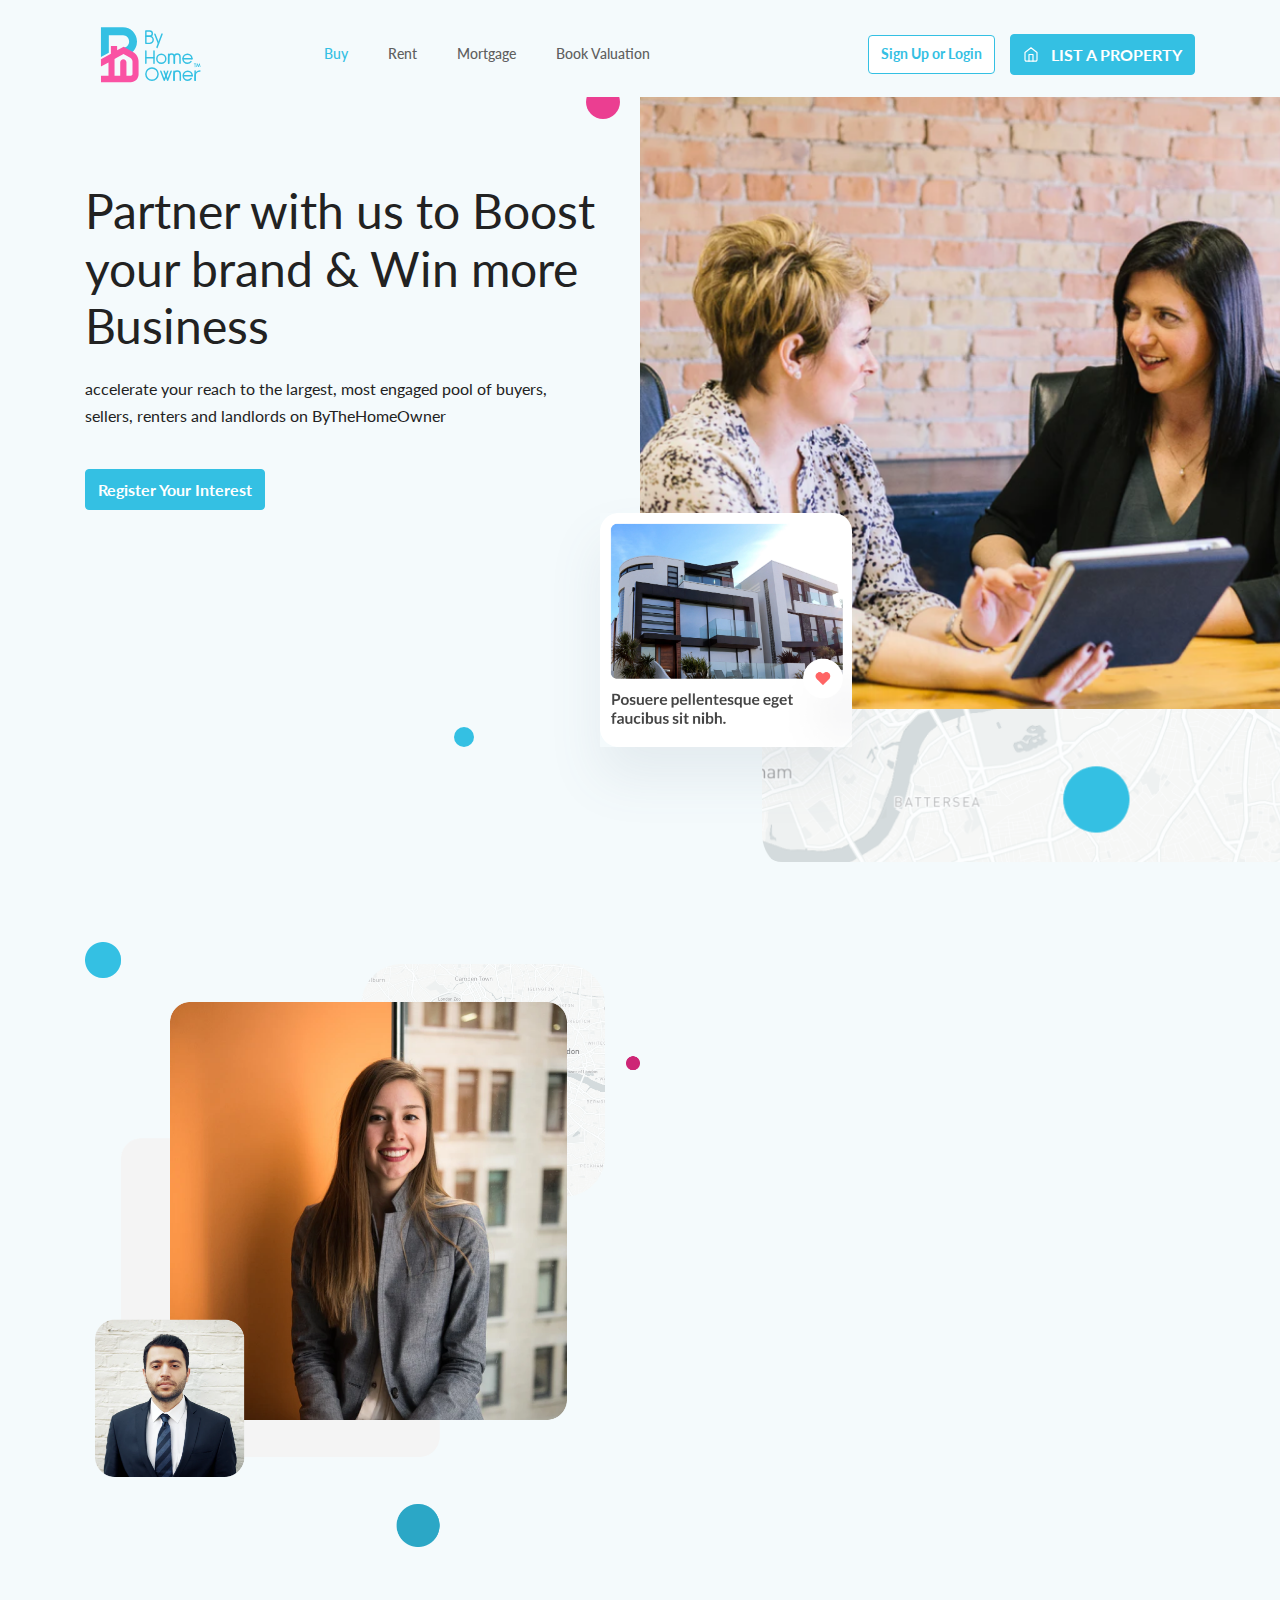
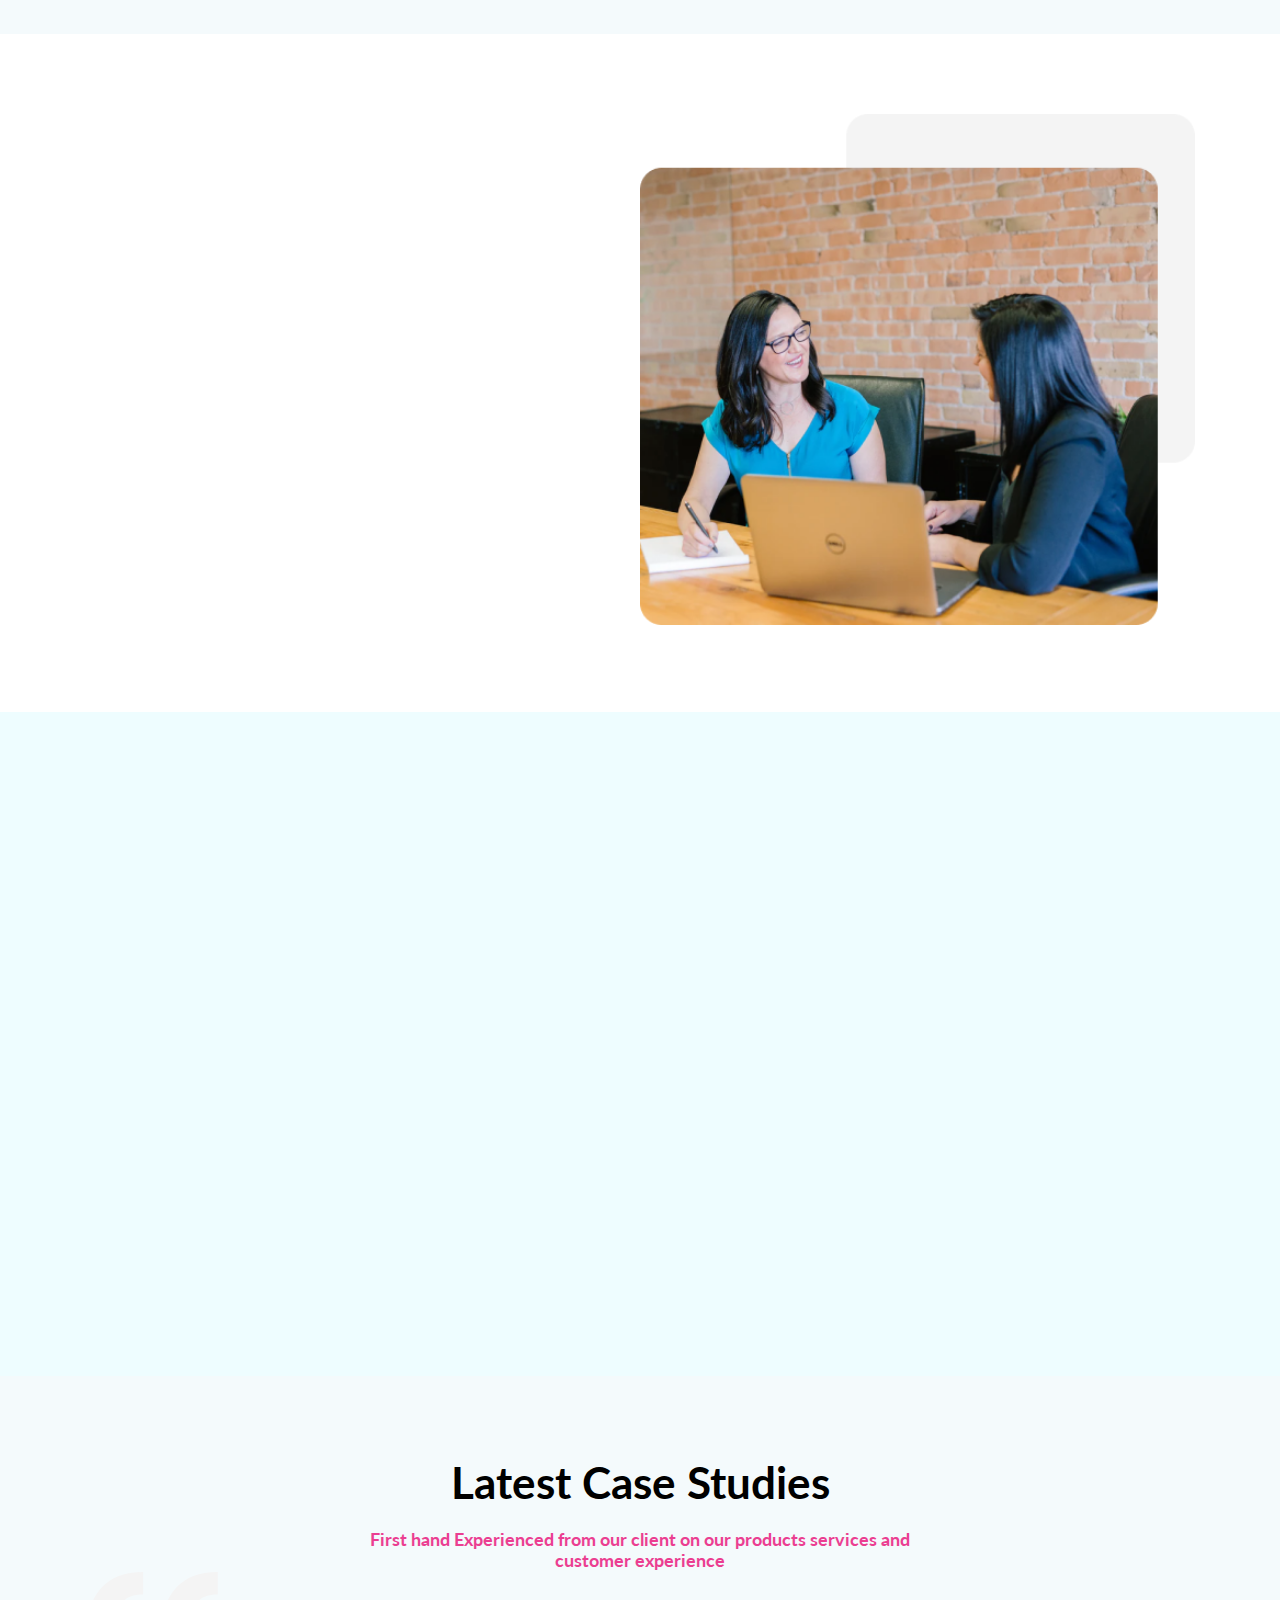
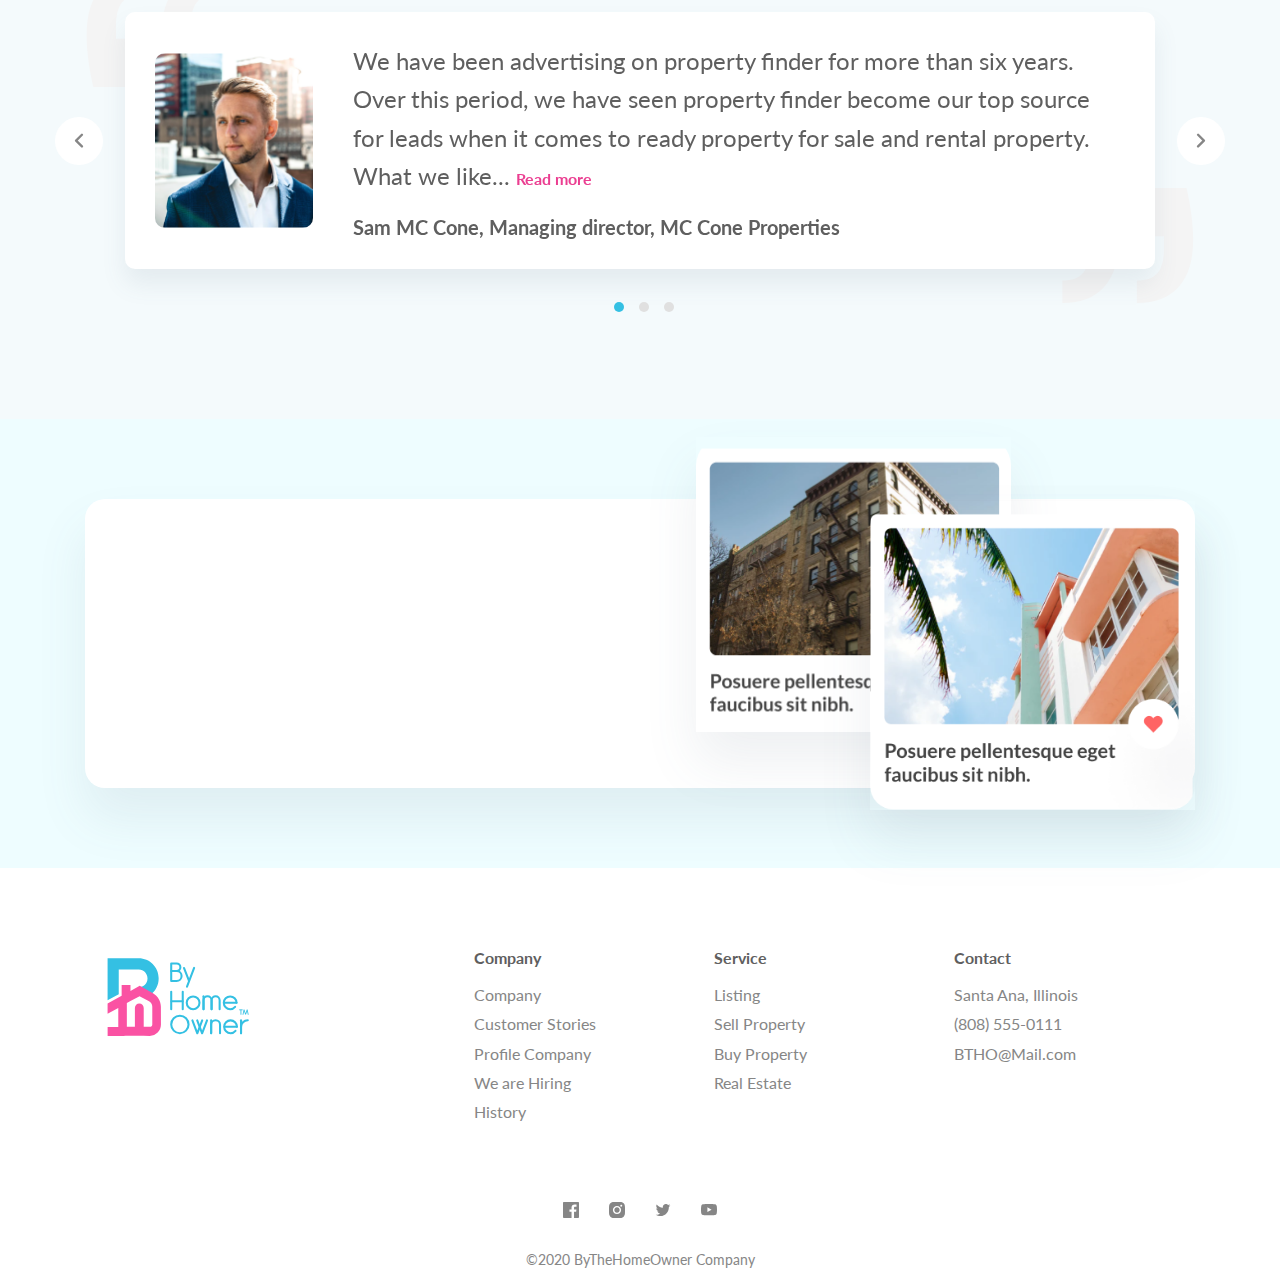
<file: agent-registration.html>
<!DOCTYPE html>
<html lang="en">

<head>
    <meta charset="UTF-8">
    <meta http-equiv="X-UA-Compatible" content="IE=edge">
    <meta name="viewport" content="width=device-width, initial-scale=1.0">
    <link rel="preconnect" href="https://fonts.googleapis.com">
    <link rel="preconnect" href="https://fonts.gstatic.com" crossorigin>
    <link
        href="https://fonts.googleapis.com/css2?family=Lato:ital,wght@0,100;0,300;0,400;0,700;0,900;1,100;1,300;1,400;1,700;1,900&display=swap"
        rel="stylesheet">
    <link rel="stylesheet" href="assets/css/main.css">
    <title>Agent-registration</title>
</head>

<body>
    <!-- header start
    =========================================== -->
    <header class="header" id="header">
        <div class="auto__container">
            <div class="header__inner">
                <a href="index.html" class="header__inner-logo">
                    <img src="assets/images/logo.svg" alt="">
                </a>
                <nav class="nav" id="menu">
                    <div class="nav__inner">
                        <a href="#" class="nav__inner-link active">
                            Buy
                        </a>
                        <a href="#" class="nav__inner-link">
                            Rent
                        </a>
                        <a href="#" class="nav__inner-link">
                            Mortgage
                        </a>
                        <a href="#" class="nav__inner-link">
                            Book Valuation
                        </a>
                        <a href="login.html" class="btn__primary">
                            Sign Up or Login
                        </a>
                        <a href="#" class="btn__secondary">
                            <svg width="16" height="17" viewBox="0 0 16 17" fill="none"
                                xmlns="http://www.w3.org/2000/svg">
                                <path
                                    d="M2.00049 6.4987L8.00049 1.83203L14.0005 6.4987V13.832C14.0005 14.1857 13.86 14.5248 13.61 14.7748C13.3599 15.0249 13.0208 15.1654 12.6672 15.1654H3.33382C2.9802 15.1654 2.64106 15.0249 2.39101 14.7748C2.14096 14.5248 2.00049 14.1857 2.00049 13.832V6.4987Z"
                                    stroke="" stroke-width="1.17977" stroke-linecap="round" stroke-linejoin="round" />
                                <path d="M6 15.1667V8.5H10V15.1667" stroke="" stroke-width="1.17977"
                                    stroke-linecap="round" stroke-linejoin="round" />
                            </svg>
                            LIST A PROPERTY
                        </a>
                    </div>
                </nav>
                <div class="burger" id="menuBtn"></div>
                <div class="header__inner-btns">
                    <a href="login.html" class="btn__primary">
                        Sign Up or Login
                    </a>
                    <a href="#" class="btn__secondary">
                        <svg width="16" height="17" viewBox="0 0 16 17" fill="none" xmlns="http://www.w3.org/2000/svg">
                            <path
                                d="M2.00049 6.4987L8.00049 1.83203L14.0005 6.4987V13.832C14.0005 14.1857 13.86 14.5248 13.61 14.7748C13.3599 15.0249 13.0208 15.1654 12.6672 15.1654H3.33382C2.9802 15.1654 2.64106 15.0249 2.39101 14.7748C2.14096 14.5248 2.00049 14.1857 2.00049 13.832V6.4987Z"
                                stroke="" stroke-width="1.17977" stroke-linecap="round" stroke-linejoin="round" />
                            <path d="M6 15.1667V8.5H10V15.1667" stroke="" stroke-width="1.17977" stroke-linecap="round"
                                stroke-linejoin="round" />
                        </svg>
                        LIST A PROPERTY
                    </a>
                </div>
            </div>
        </div>
    </header>
    <!-- header end
    =========================================== -->
    <!-- introAgent start
    =========================================== -->
    <section class="introAgent">
        <div class="auto__container">
            <div class="introAgent__inner">
                <div class="introAgent__inner-content">
                    <h2 class="bol wow fadeInUp" data-wow-duration=".6s" data-wow-delay=".2s">
                        Partner with us to Boost your brand & Win more Business
                    </h2>
                    <p class="regular wow fadeInUp" data-wow-duration=".6s" data-wow-delay=".4s">
                        accelerate your reach to the largest, most engaged pool of buyers, sellers, renters and
                        landlords on ByTheHomeOwner
                    </p>
                    <a href="agent-registration-form.html" class="btn__secondary wow fadeInUp" data-wow-duration=".6s" data-wow-delay=".6s">
                        Register Your Interest
                    </a>
                </div>
                <div class="introAgent__inner-image">
                    <div class="introAgent__inner-image-bg">
                        <img src="assets/images/agentRegistration/introAgent.png" alt="">
                    </div>
                    <div class="introAgent__inner-image-map">
                        <img src="assets/images/agentRegistration/introMap.png" alt="">
                    </div>
                    <div class="introAgent__inner-image-card">
                        <img src="assets/images/agentRegistration/introCard.png" alt="">
                    </div>
                </div>
            </div>
        </div>
    </section>
    <!-- introAgent end
    =========================================== -->
    <!-- aboutAgent start
    =========================================== -->
    <section class="aboutAgent">
        <div class="auto__container">
            <div class="aboutAgent__inner">
                <div class="aboutAgent__inner-image">
                    <img src="assets/images/agentRegistration/aboutAgent.png" alt="">
                </div>
                <div class="aboutAgent__inner-content p-left">
                    <h3 class="bold wow fadeInUp" data-wow-duration=".6s" data-wow-delay=".2s">
                        ByTheHomeOwner For Local Trades & Services Partners
                    </h3>
                    <div class="subtitle-2 bold pink wow fadeInUp" data-wow-duration=".6s" data-wow-delay=".4s">
                        Together we can offer home buyers & Renters the greatest choice in online search results.
                    </div>
                    <p class=" wow fadeInUp" data-wow-duration=".6s" data-wow-delay=".6s">
                        ByTheHomeOwner Partners with a small number of fantastic agents in every market. if you are an
                        experience, local expert who is passionate about customer service and gets outstanding reviews
                        from your clients, we’d like to learn more about you.
                    </p>
                </div>
            </div>
        </div>
    </section>
    <!-- aboutAgent end
    =========================================== -->
    <!-- aboutAgent start
    =========================================== -->
    <section class="aboutAgent white">
        <div class="auto__container">
            <div class="aboutAgent__inner">

                <div class="aboutAgent__inner-content p-right">
                    <h3 class="bold wow fadeInUp" data-wow-duration=".6s" data-wow-delay=".2s">
                        Work with Us as a local service referral partner
                    </h3>
                    <p class=" wow fadeInUp" data-wow-duration=".6s" data-wow-delay=".4s">
                        There are no setup fees or monthly cost you can apply and work with ByTheHomeOwner clients an no
                        charege we only make money if you our private listing home owner client sell or rent out a home
                        with you.
                    </p>
                </div>
                <div class="aboutAgent__inner-image">
                    <img src="assets/images/agentRegistration/aboutAgent-2.png" alt="">
                </div>
            </div>
        </div>
    </section>
    <!-- aboutAgent end
    =========================================== -->
    <!-- whyAgent start
    =========================================== -->
    <section class="whyAgent">
        <div class="auto__container">
            <div class="whyAgent__inner">
                <h3 class="center bold wow fadeInUp" data-wow-duration=".6s" data-wow-delay=".2s">
                    Why Partner With US
                </h3>
                <p class="regular center wow fadeInUp" data-wow-duration=".6s" data-wow-delay=".4s">
                    Prospective buyers and tenants will contact you via the contact forms within each property listing
                    or by phone using your dislpayed office number. The more properties you advertise with us the
                    better, offering our visitors the greatest choice in online search results.
                </p>
                <ul class=" wow fadeInUp" data-wow-duration=".6s" data-wow-delay=".5s">
                    <li>ByTheHomeOwner Benefits agent Partner</li>
                    <li>Full control of your listing</li>
                    <li>Daily auto XML Feed Updates</li>
                    <li>Dedicated account manager</li>
                    <li>Free estate directory listing</li>
                    <li>Link to your Company Website</li>
                    <li>Zero Commision</li>
                    <li>Your company logo displayed</li>
                    <li>Search engine optimised listing</li>
                    <li>Your tel no displayed</li>
                    <li>Unlimited listings photos</li>
                    <li>Monthly reports & Statistics</li>
                </ul>
                <p class="regular center wow fadeInUp" data-wow-duration=".6s" data-wow-delay=".6s">
                    Click the registration button and tell us about yourself where you work and how you work with buyers
                    and sellers, please be specific! We’ll use this information to decide if you are right for us.
                </p>
                <div class="subtitle-2 bold center wow fadeInUp" data-wow-duration=".6s" data-wow-delay=".7s">
                    We’ll call you to get some additional information from you.
                </div>
            </div>
        </div>
    </section>
    <!-- whyAgent end
    =========================================== -->
    <!-- testimonialAgent start
    =========================================== -->
    <section class="testimonialAgent">
        <div class="auto__container">
            <div class="testimonialAgent__inner">
                <h3 class="bold center">
                    Latest Case Studies
                </h3>
                <div class="subtitle-2 bold center">
                    First hand Experienced from our client on our products services and customer experience
                </div>
                <div class="testimonialAgent__slider-outer">
                    <div class="testimonialAgent__slider-icon">
                        <svg width="134" height="117" viewBox="0 0 134 117" fill="none"
                            xmlns="http://www.w3.org/2000/svg">
                            <path
                                d="M6.7563 117C2.2521 96.8341 0 79.3317 0 64.4927C0 43.1854 4.87955 27.2049 14.6387 16.5512C24.3978 5.51707 38.6611 0 57.4286 0V22.8293C47.6695 22.8293 40.5378 25.4927 36.0336 30.8195C31.9048 36.1463 29.8403 44.1366 29.8403 54.7902V67.9171H57.9916V117H6.7563ZM82.7647 117C78.2605 96.8341 76.0084 79.3317 76.0084 64.4927C76.0084 43.1854 80.888 27.2049 90.6471 16.5512C100.406 5.51707 114.669 0 133.437 0V22.8293C123.678 22.8293 116.546 25.4927 112.042 30.8195C107.913 36.1463 105.849 44.1366 105.849 54.7902V67.9171H134V117H82.7647Z"
                                fill="#F4F4F4" />
                        </svg>
                    </div>
                    <div class="testimonialAgent__slider-icon">
                        <svg width="193" height="169" viewBox="0 0 193 169" fill="none"
                            xmlns="http://www.w3.org/2000/svg">
                            <path
                                d="M183.269 1.44081e-05C189.756 29.1285 193 54.4098 193 75.8439C193 106.621 185.972 129.704 171.916 145.093C157.86 161.031 137.317 169 110.286 169L110.286 136.024C124.342 136.024 134.613 132.177 141.101 124.483C147.048 116.789 150.021 105.247 150.021 89.8585L150.021 70.8976L109.475 70.8976L109.475 7.95678e-06L183.269 1.44081e-05ZM73.7941 4.83748e-06C80.2815 29.1285 83.5252 54.4098 83.5252 75.8439C83.5252 106.621 76.4972 129.704 62.4412 145.093C48.3851 161.031 27.8417 169 0.810898 169L0.810901 136.024C14.8669 136.024 25.1386 132.177 31.626 124.483C37.5728 116.789 40.5462 105.247 40.5462 89.8585L40.5462 70.8976L-6.6824e-06 70.8976L-4.84341e-07 -1.61381e-06L73.7941 4.83748e-06Z"
                                fill="#F4F4F4" />
                        </svg>
                    </div>
                    <div class="testPrev">
                        <svg width="10" height="15" viewBox="0 0 10 15" fill="none" xmlns="http://www.w3.org/2000/svg">
                            <path d="M7.91683 1.75L2.0835 7.58333L7.91683 13.4167" stroke="#868686"
                                stroke-width="2.33333" stroke-linecap="round" stroke-linejoin="round" />
                        </svg>
                    </div>
                    <div class="testNext">
                        <svg width="10" height="15" viewBox="0 0 10 15" fill="none" xmlns="http://www.w3.org/2000/svg">
                            <path d="M2.08317 13.4166L7.9165 7.58329L2.08317 1.74996" stroke="#868686"
                                stroke-width="2.33333" stroke-linecap="round" stroke-linejoin="round" />
                        </svg>

                    </div>
                    <div class="testimonialAgent__slider">
                        <div class="testimonialAgent__slider-item">
                            <div class="testimonialAgent__slider-item-row">
                                <div class="testimonialAgent__slider-item-image">
                                    <img src="assets/images/agentRegistration/testimonial.png" alt="">
                                </div>
                                <div class="testimonialAgent__slider-item-content">
                                    <div class="testimonialAgent__slider-item-content-para">
                                        We have been advertising on property finder for more than six years. Over this
                                        period,
                                        we have seen property finder become our top source for leads when it comes to
                                        ready
                                        property for sale and rental property. What we like...
                                        <a href="#">Read more</a>
                                    </div>
                                    <div class="testimonialAgent__slider-item-content-prof">
                                        Sam MC Cone, Managing director, MC Cone Properties
                                    </div>
                                </div>
                            </div>
                        </div>
                        <div class="testimonialAgent__slider-item">
                            <div class="testimonialAgent__slider-item-row">
                                <div class="testimonialAgent__slider-item-image">
                                    <img src="assets/images/agentRegistration/testimonial.png" alt="">
                                </div>
                                <div class="testimonialAgent__slider-item-content">
                                    <div class="testimonialAgent__slider-item-content-para">
                                        We have been advertising on property finder for more than six years. Over this
                                        period,
                                        we have seen property finder become our top source for leads when it comes to
                                        ready
                                        property for sale and rental property. What we like...
                                        <a href="#">Read more</a>
                                    </div>
                                    <div class="testimonialAgent__slider-item-content-prof">
                                        Sam MC Cone, Managing director, MC Cone Properties
                                    </div>
                                </div>
                            </div>
                        </div>
                        <div class="testimonialAgent__slider-item">
                            <div class="testimonialAgent__slider-item-row">
                                <div class="testimonialAgent__slider-item-image">
                                    <img src="assets/images/agentRegistration/testimonial.png" alt="">
                                </div>
                                <div class="testimonialAgent__slider-item-content">
                                    <div class="testimonialAgent__slider-item-content-para">
                                        We have been advertising on property finder for more than six years. Over this
                                        period,
                                        we have seen property finder become our top source for leads when it comes to
                                        ready
                                        property for sale and rental property. What we like...
                                        <a href="#">Read more</a>
                                    </div>
                                    <div class="testimonialAgent__slider-item-content-prof">
                                        Sam MC Cone, Managing director, MC Cone Properties
                                    </div>
                                </div>
                            </div>
                        </div>
                    </div>
                </div>
            </div>
        </div>
    </section>
    <!-- testimonialAgent end
    =========================================== -->
    <!-- businessAgent start
    =========================================== -->
    <section class="businessAgent">
        <div class="auto__container">
            <div class="businessAgent__inner">
                <div class="businessAgent__inner-content">
                    <h4 class="semi-bold wow fadeInUp" data-wow-duration=".6s" data-wow-delay=".2s">
                        Grow your business with
                        <span>ByTheHomeOwner</span>
                    </h4>
                    <p class="medium wow fadeInUp" data-wow-duration=".6s" data-wow-delay=".3s">
                        Start connecting with active home seekers, private sellers and landlord by <br> partnering
                        ByTheHomeOwner
                    </p>
                    <a href="agent-registration-form.html" class="btn__secondary wow fadeInUp" data-wow-duration=".6s" data-wow-delay=".4s">
                        Register Your Interest
                    </a>
                </div>
                <div class="businessAgent__inner-image">
                    <div class="businessAgent__inner-image-1">
                        <img src="assets/images/agentRegistration/businessAgnet1.png" alt="">
                    </div>
                    <div class="businessAgent__inner-image-2">
                        <img src="assets/images/agentRegistration/businessAgent2.png" alt="">
                    </div>
                </div>
            </div>
        </div>
    </section>
    <!-- businessAgent end
    =========================================== -->
    <!-- footer start
    =========================================== -->
    <footer class="footer">
        <div class="auto__container">
            <div class="footer__inner">
                <div class="footer__inner-logo">
                    <img src="assets/images/logo.svg" alt="">
                </div>
                <div class="footer__inner-row">
                    <div class="footer__inner-column">
                        <div class="footer__inner-column-title">
                            Company
                        </div>
                        <a href="#" class="footer__inner-column-link">
                            Company
                        </a>
                        <a href="#" class="footer__inner-column-link">
                            Customer Stories
                        </a>
                        <a href="#" class="footer__inner-column-link">
                            Profile Company
                        </a>
                        <a href="#" class="footer__inner-column-link">
                            We are Hiring
                        </a>
                        <a href="#" class="footer__inner-column-link">
                            History
                        </a>
                    </div>
                    <div class="footer__inner-column">
                        <div class="footer__inner-column-title">
                            Service
                        </div>
                        <a href="#" class="footer__inner-column-link">
                            Listing
                        </a>
                        <a href="#" class="footer__inner-column-link">
                            Sell Property
                        </a>
                        <a href="#" class="footer__inner-column-link">
                            Buy Property
                        </a>
                        <a href="#" class="footer__inner-column-link">
                            Real Estate
                        </a>
                    </div>
                    <div class="footer__inner-column">
                        <div class="footer__inner-column-title">
                            Contact
                        </div>
                        <a href="#" class="footer__inner-column-link">
                            Santa Ana, Illinois
                        </a>
                        <a href="#" class="footer__inner-column-link">
                            (808) 555-0111
                        </a>
                        <a href="#" class="footer__inner-column-link">
                            BTHO@Mail.com
                        </a>
                    </div>
                </div>
            </div>
            <div class="footer__social">
                <a href="#" class="footer__social-link">
                    <svg width="16" height="16" viewBox="0 0 16 16" fill="none" xmlns="http://www.w3.org/2000/svg">
                        <path
                            d="M15.1169 0H0.883111C0.648896 0 0.424273 0.0930418 0.258657 0.258657C0.0930418 0.424273 0 0.648896 0 0.883111V15.1171C5.89273e-05 15.3513 0.0931268 15.5759 0.258736 15.7414C0.424345 15.907 0.648934 16 0.883111 16H8.546V9.804H6.46089V7.38933H8.546V5.60844C8.546 3.54178 9.80822 2.41667 11.6518 2.41667C12.5349 2.41667 13.2938 2.48222 13.5151 2.51178V4.67156L12.2364 4.67222C11.2338 4.67222 11.0398 5.14867 11.0398 5.84778V7.38956H13.4309L13.1196 9.80422H11.0398V16H15.1171C15.3513 15.9999 15.5759 15.9069 15.7414 15.7413C15.907 15.5757 16 15.3511 16 15.1169V0.883111C16 0.648896 15.907 0.424273 15.7413 0.258657C15.5757 0.0930418 15.3511 0 15.1169 0Z"
                            fill="" />
                    </svg>
                </a>
                <a href="#" class="footer__social-link">
                    <svg width="16" height="16" viewBox="0 0 16 16" fill="none" xmlns="http://www.w3.org/2000/svg">
                        <path
                            d="M7.99785 5.3322C6.52888 5.3322 5.3301 6.53101 5.3301 8C5.3301 9.46899 6.52888 10.6678 7.99785 10.6678C9.46681 10.6678 10.6656 9.46899 10.6656 8C10.6656 6.53101 9.46681 5.3322 7.99785 5.3322ZM15.9991 8C15.9991 6.89525 16.0091 5.80051 15.9471 4.69777C15.885 3.4169 15.5928 2.28014 14.6562 1.3435C13.7176 0.404868 12.5829 0.114672 11.302 0.0526304C10.1973 -0.0094115 9.10258 0.000595291 7.99985 0.000595291C6.89512 0.000595291 5.80041 -0.0094115 4.69768 0.0526304C3.41684 0.114672 2.28009 0.40687 1.34348 1.3435C0.404861 2.28214 0.11467 3.4169 0.0526294 4.69777C-0.00941132 5.80252 0.000595279 6.89725 0.000595279 8C0.000595279 9.10275 -0.00941132 10.1995 0.0526294 11.3022C0.11467 12.5831 0.406862 13.7199 1.34348 14.6565C2.28209 15.5951 3.41684 15.8853 4.69768 15.9474C5.80241 16.0094 6.89713 15.9994 7.99985 15.9994C9.10458 15.9994 10.1993 16.0094 11.302 15.9474C12.5829 15.8853 13.7196 15.5931 14.6562 14.6565C15.5948 13.7179 15.885 12.5831 15.9471 11.3022C16.0111 10.1995 15.9991 9.10475 15.9991 8ZM7.99785 12.1048C5.72636 12.1048 3.89315 10.2715 3.89315 8C3.89315 5.72847 5.72636 3.89523 7.99785 3.89523C10.2693 3.89523 12.1025 5.72847 12.1025 8C12.1025 10.2715 10.2693 12.1048 7.99785 12.1048ZM12.2707 4.68576C11.7403 4.68576 11.312 4.25747 11.312 3.72711C11.312 3.19675 11.7403 2.76847 12.2707 2.76847C12.801 2.76847 13.2293 3.19675 13.2293 3.72711C13.2294 3.85305 13.2048 3.97778 13.1566 4.09416C13.1085 4.21054 13.0379 4.31628 12.9489 4.40533C12.8598 4.49438 12.7541 4.56499 12.6377 4.61311C12.5213 4.66123 12.3966 4.68592 12.2707 4.68576Z"
                            fill="" />
                    </svg>
                </a>
                <a href="#" class="footer__social-link">
                    <svg width="16" height="16" viewBox="0 0 16 16" fill="none" xmlns="http://www.w3.org/2000/svg">
                        <path
                            d="M15.3337 3.42061C14.7845 3.66555 14.202 3.82624 13.6055 3.89734C14.2338 3.51887 14.7039 2.92332 14.9283 2.22168C14.3378 2.57464 13.6916 2.82318 13.0178 2.95653C12.7362 2.6542 12.396 2.4133 12.0182 2.24876C11.6404 2.08422 11.2331 1.99955 10.8215 2C9.15981 2 7.81243 3.35618 7.81243 5.02953C7.81243 5.26675 7.8391 5.49821 7.89052 5.72008C5.38967 5.59371 3.17261 4.3875 1.68848 2.5544C1.42088 3.01676 1.28027 3.54247 1.28106 4.0776C1.28067 4.57639 1.40266 5.06755 1.63618 5.50745C1.86971 5.94734 2.20755 6.32235 2.61968 6.59914C2.14193 6.58386 1.6747 6.45395 1.25687 6.22021C1.25649 6.23287 1.25649 6.24533 1.25649 6.25837C1.25649 7.72577 2.2936 8.9502 3.66992 9.22884C3.22675 9.34963 2.76209 9.36734 2.31112 9.28062C2.69396 10.484 3.80516 11.3601 5.12187 11.3847C4.05599 12.2268 2.73977 12.6836 1.38487 12.6816C1.14202 12.6816 0.902602 12.6674 0.666992 12.6392C2.04281 13.5292 3.64405 14.0016 5.27939 14C10.814 14 13.8406 9.38398 13.8406 5.38104C13.8406 5.24987 13.8375 5.1189 13.8318 4.98869C14.4212 4.56026 14.9298 4.02922 15.3337 3.42061Z"
                            fill="" />
                    </svg>
                </a>
                <a href="#" class="footer__social-link">
                    <svg width="16" height="16" viewBox="0 0 16 16" fill="none" xmlns="http://www.w3.org/2000/svg">
                        <path
                            d="M15.6745 3.78186C15.5835 3.44005 15.4055 3.12833 15.1584 2.87772C14.9112 2.62712 14.6035 2.44637 14.2659 2.35346C13.014 2.00567 8.00554 2.00001 8.00554 2.00001C8.00554 2.00001 2.99788 1.99434 1.74517 2.32677C1.40775 2.42395 1.10068 2.60726 0.85345 2.85909C0.60622 3.11093 0.427127 3.42284 0.333365 3.76487C0.00319905 5.0315 1.17129e-06 7.65858 1.17129e-06 7.65858C1.17129e-06 7.65858 -0.00319655 10.2986 0.324572 11.5523C0.508442 12.2455 1.04806 12.793 1.73397 12.9799C2.99868 13.3277 7.99355 13.3333 7.99355 13.3333C7.99355 13.3333 13.002 13.339 14.2539 13.0074C14.5917 12.9146 14.8997 12.7343 15.1474 12.4842C15.3952 12.2341 15.5741 11.9229 15.6665 11.5814C15.9975 10.3156 15.9999 7.68931 15.9999 7.68931C15.9999 7.68931 16.0159 5.04849 15.6745 3.78186ZM6.40347 10.0923L6.40747 5.23937L10.5701 7.6699L6.40347 10.0923Z"
                            fill="" />
                    </svg>
                </a>
            </div>
            <div class="footer__copy">
                ©2020 ByTheHomeOwner Company
            </div>
        </div>
    </footer>
    <!-- footer end
    =========================================== -->
    <script src="assets/js/jquery.js"></script>
    <script src="assets/js/wow.js"></script>
    <script src="assets/js/slick.min.js"></script>
    <script src="assets/js/agentRegister.js"></script>
</body>

</html>
</file>
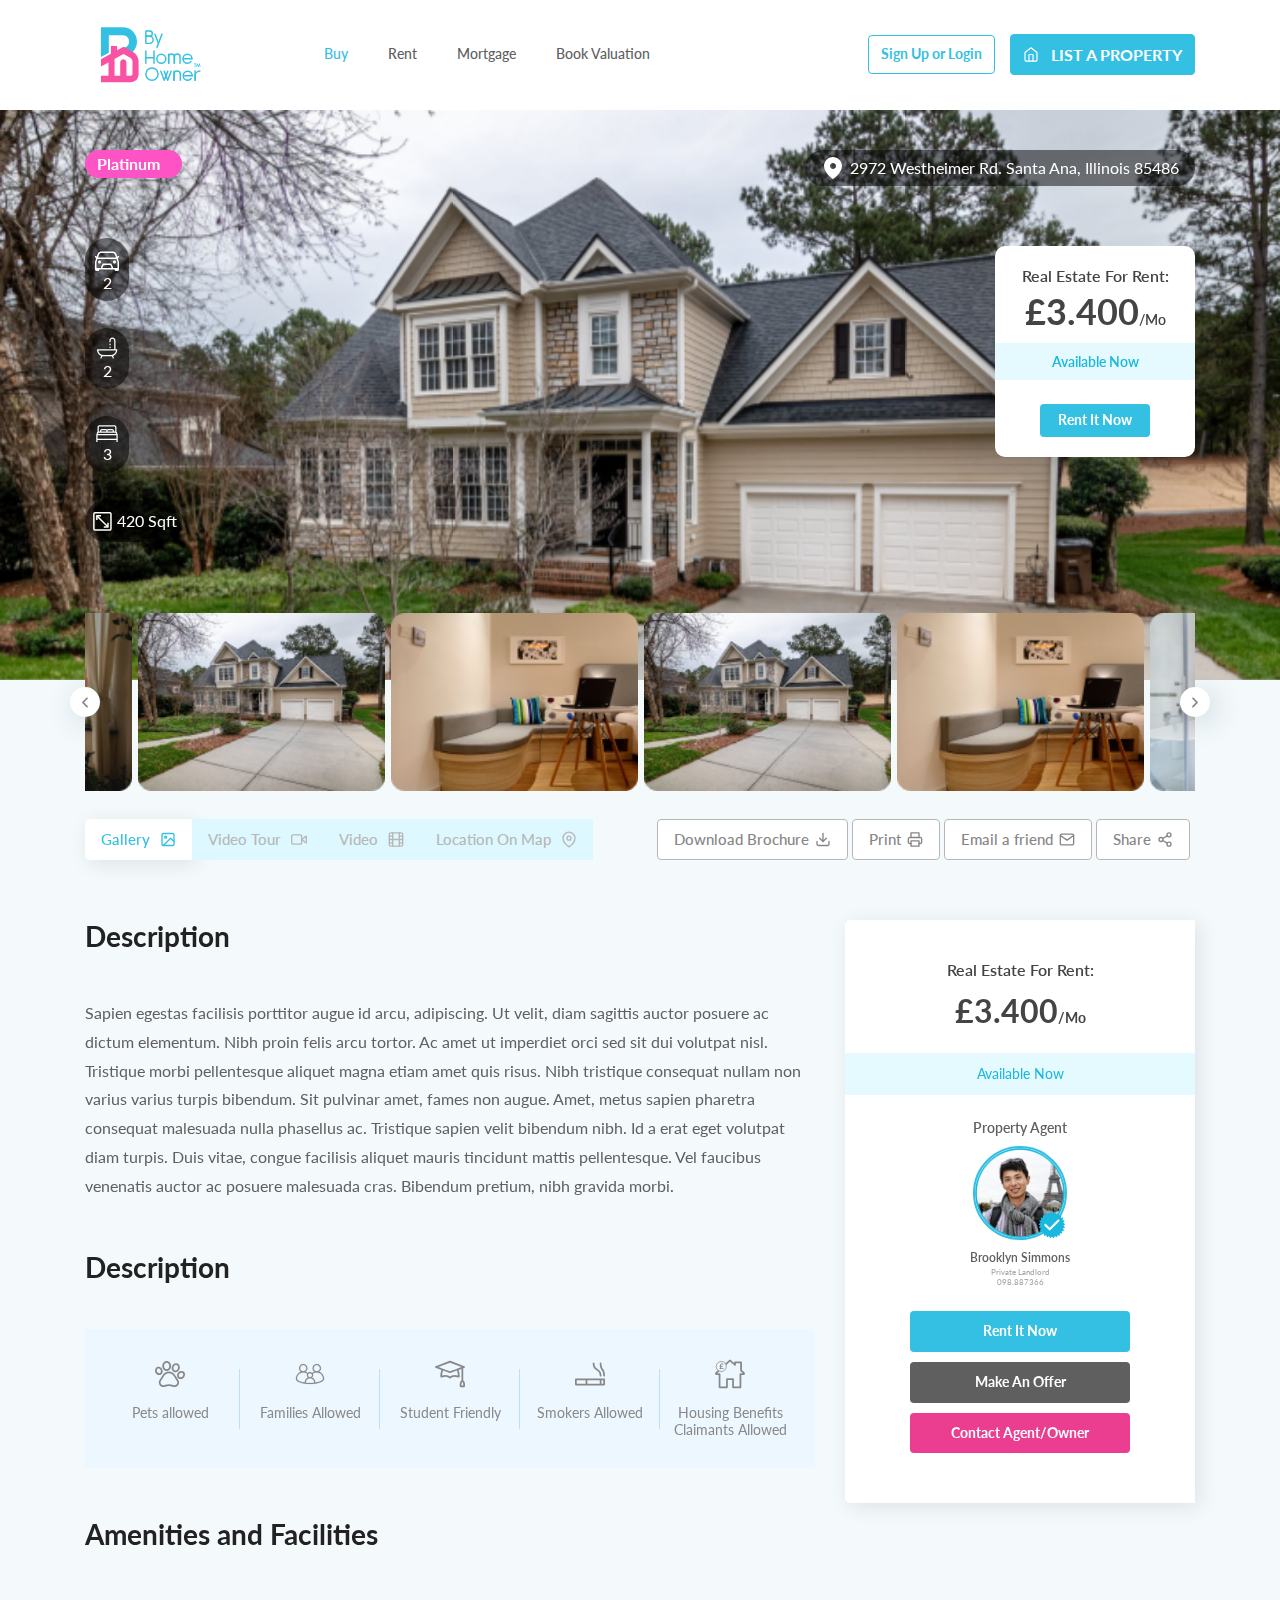
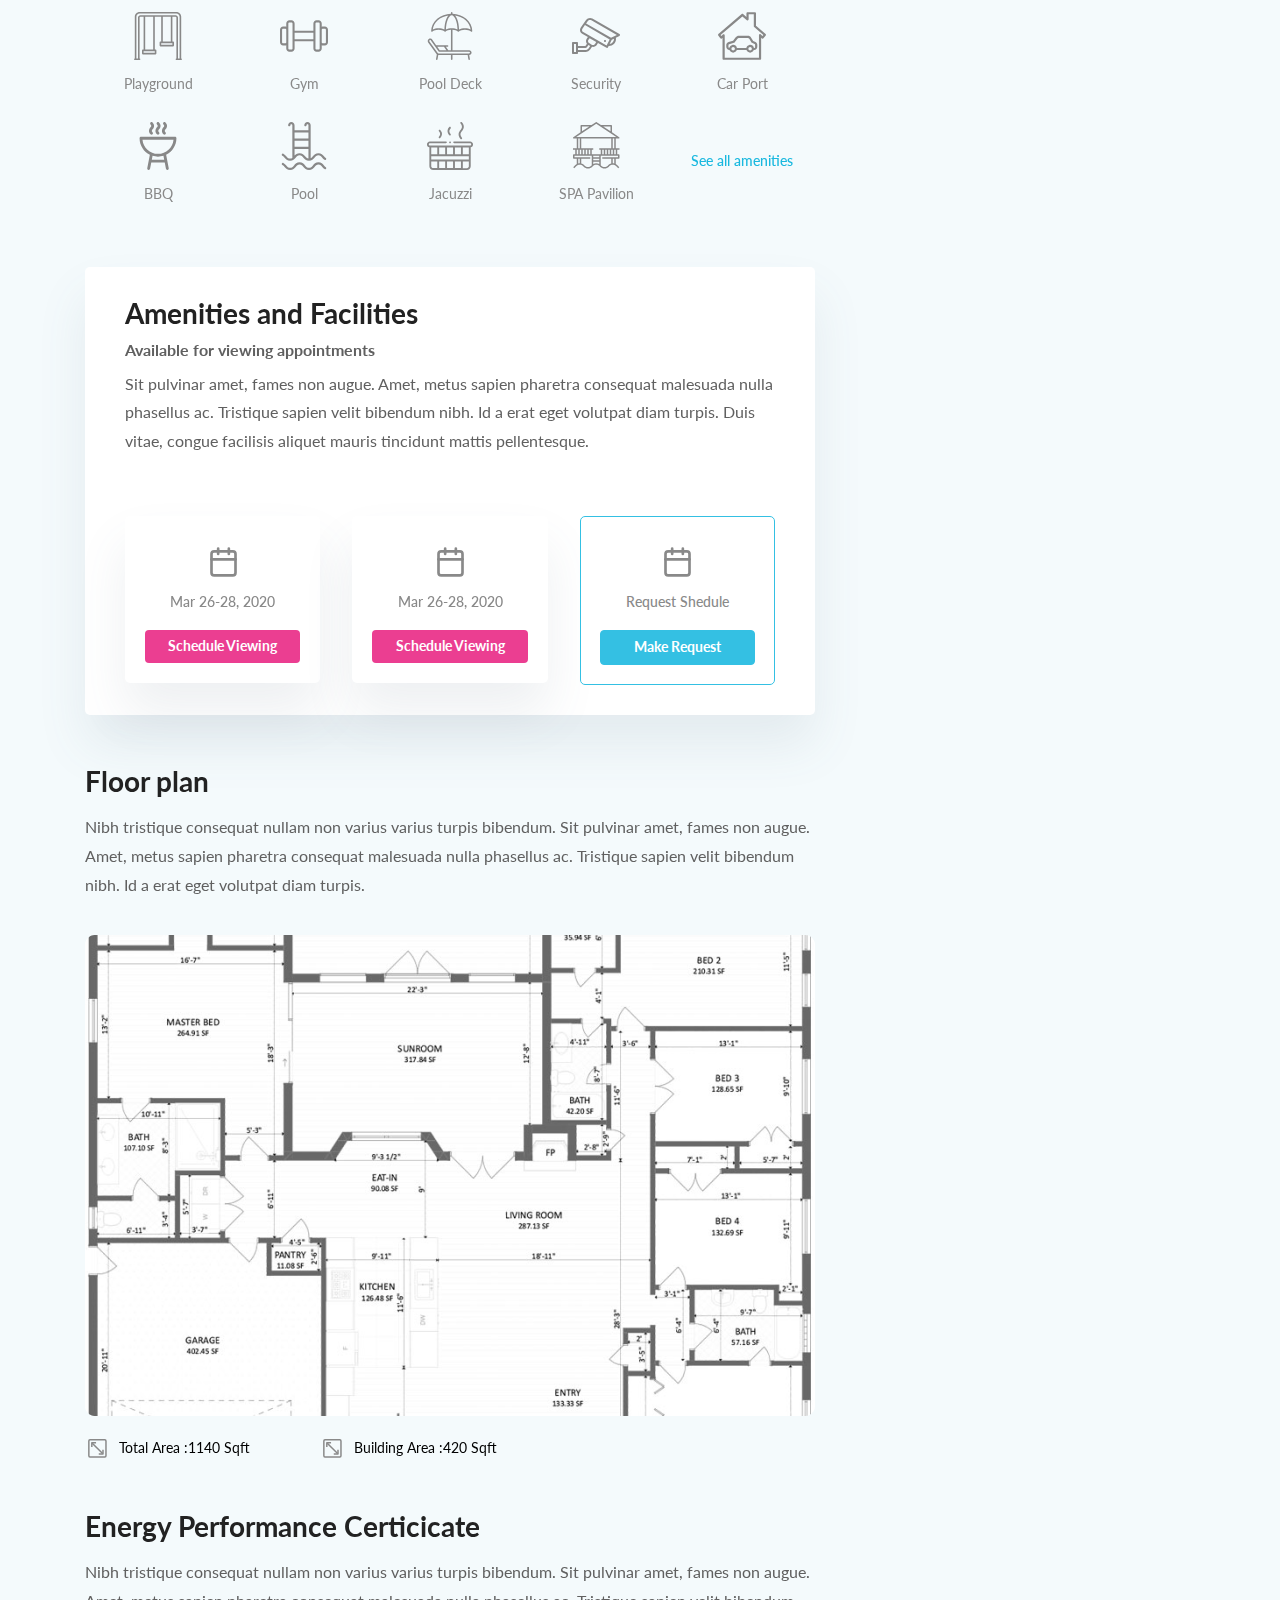
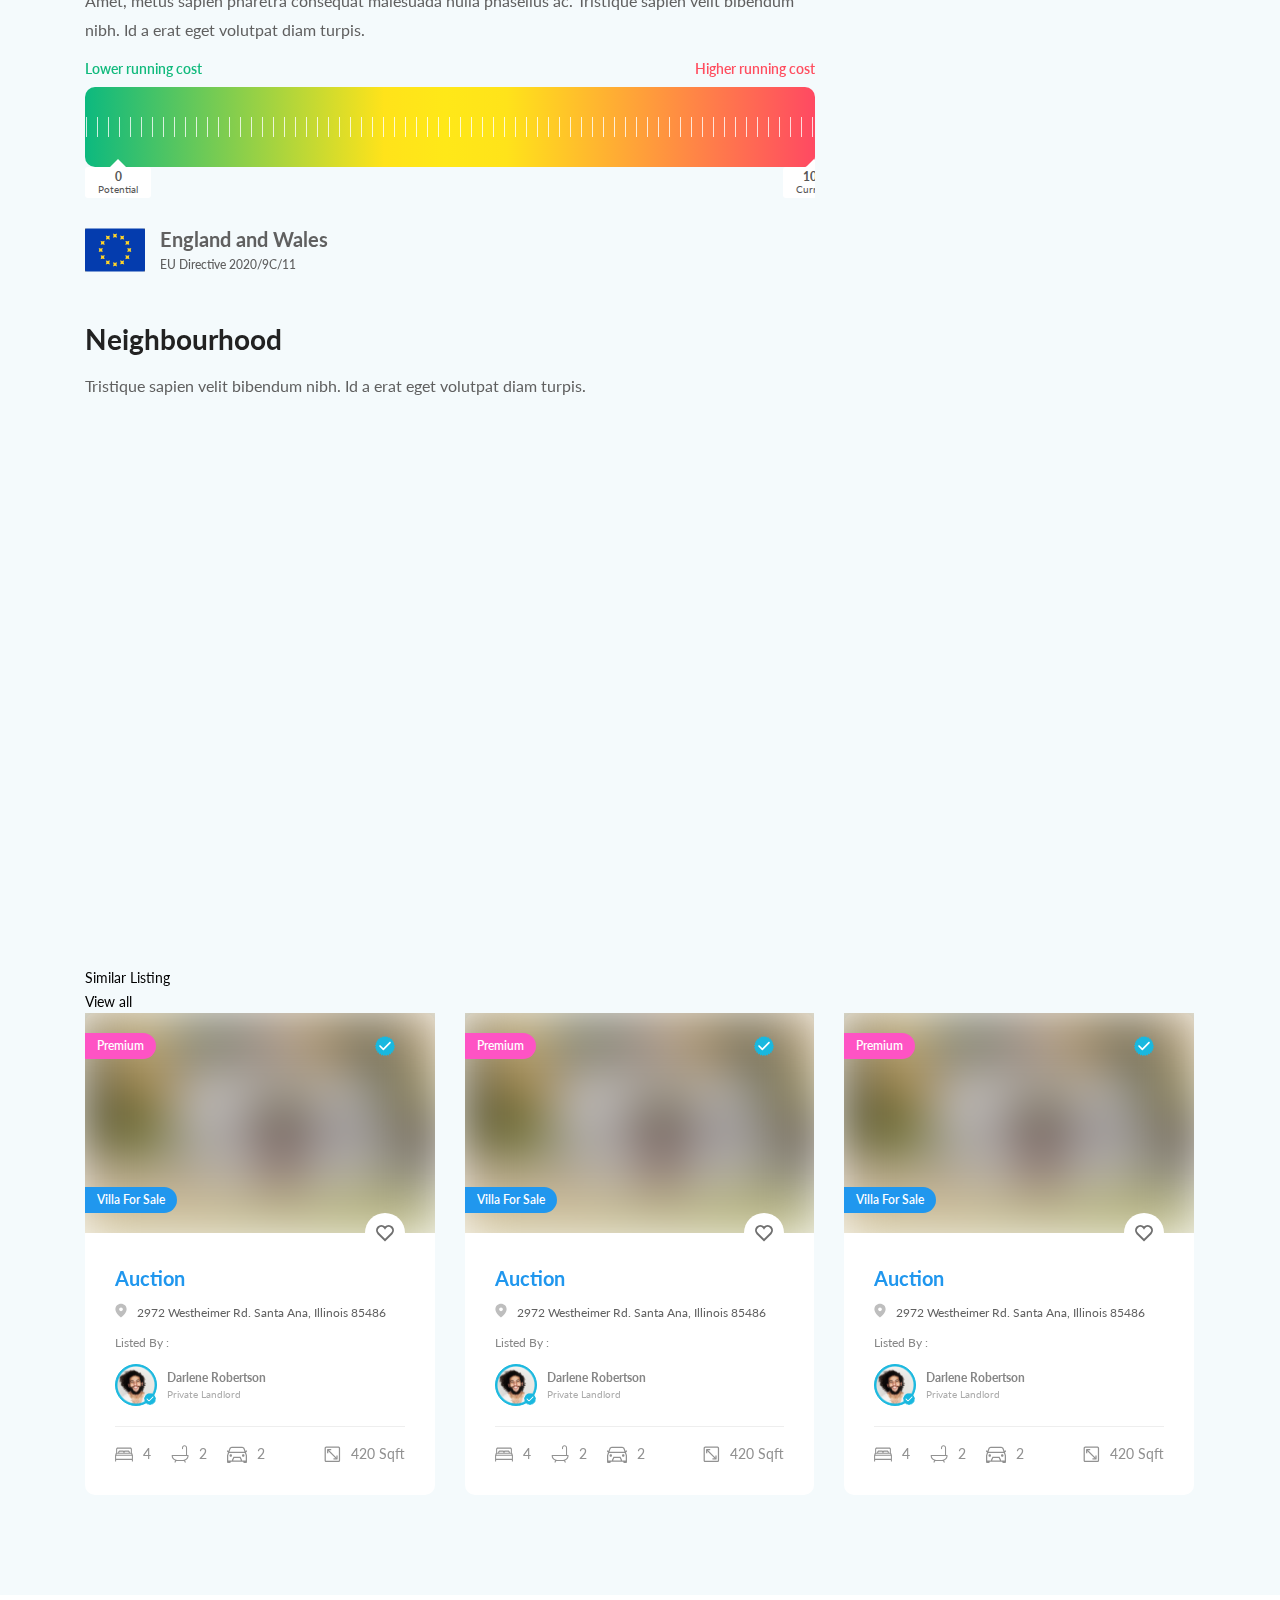
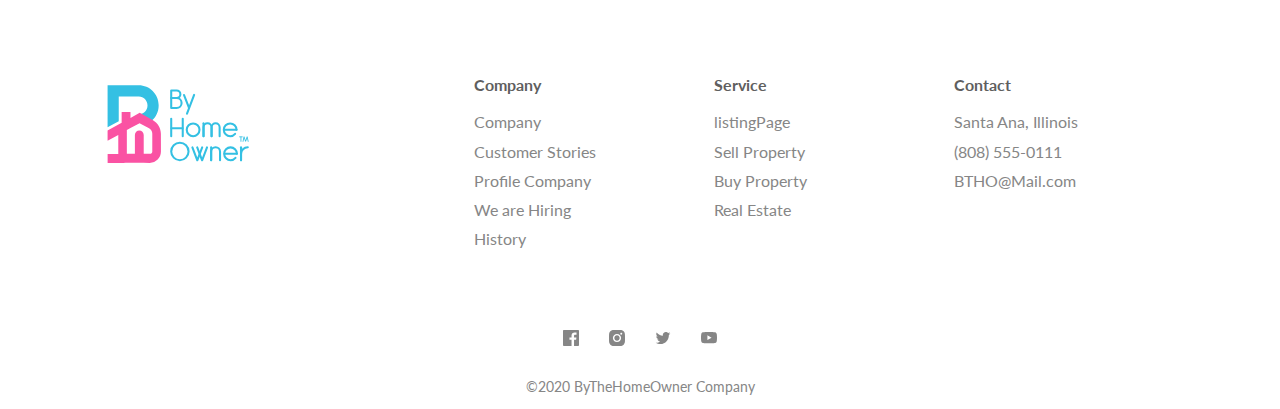
<file: listing.html>
<!DOCTYPE html>
<html lang="en">

<head>
    <meta charset="UTF-8">
    <meta http-equiv="X-UA-Compatible" content="IE=edge">
    <meta name="viewport" content="width=device-width, initial-scale=1.0">
    <link rel="preconnect" href="https://fonts.googleapis.com">
    <link rel="preconnect" href="https://fonts.gstatic.com" crossorigin>
    <link
        href="https://fonts.googleapis.com/css2?family=Lato:ital,wght@0,100;0,300;0,400;0,700;0,900;1,100;1,300;1,400;1,700;1,900&display=swap"
        rel="stylesheet">
    <link rel="stylesheet" href="assets/css/main.css">
    <title>listingPage</title>
</head>

<body>
    <!-- header start
    =========================================== -->
    <header class="header white" id="header">
        <div class="auto__container">
            <div class="header__inner">
                <a href="index.html" class="header__inner-logo">
                    <img src="assets/images/logo.svg" alt="">
                </a>
                <nav class="nav" id="menu">
                    <div class="nav__inner">
                        <a href="#" class="nav__inner-link active">
                            Buy
                        </a>
                        <a href="#" class="nav__inner-link">
                            Rent
                        </a>
                        <a href="#" class="nav__inner-link">
                            Mortgage
                        </a>
                        <a href="#" class="nav__inner-link">
                            Book Valuation
                        </a>
                        <a href="login.html" class="btn__primary">
                            Sign Up or Login
                        </a>
                        <a href="#" class="btn__secondary">
                            <svg width="16" height="17" viewBox="0 0 16 17" fill="none"
                                xmlns="http://www.w3.org/2000/svg">
                                <path
                                    d="M2.00049 6.4987L8.00049 1.83203L14.0005 6.4987V13.832C14.0005 14.1857 13.86 14.5248 13.61 14.7748C13.3599 15.0249 13.0208 15.1654 12.6672 15.1654H3.33382C2.9802 15.1654 2.64106 15.0249 2.39101 14.7748C2.14096 14.5248 2.00049 14.1857 2.00049 13.832V6.4987Z"
                                    stroke="" stroke-width="1.17977" stroke-linecap="round" stroke-linejoin="round" />
                                <path d="M6 15.1667V8.5H10V15.1667" stroke="" stroke-width="1.17977"
                                    stroke-linecap="round" stroke-linejoin="round" />
                            </svg>
                            LIST A PROPERTY
                        </a>
                    </div>
                </nav>
                <div class="burger" id="menuBtn"></div>
                <div class="header__inner-btns">
                    <a href="login.html" class="btn__primary">
                        Sign Up or Login
                    </a>
                    <a href="#" class="btn__secondary">
                        <svg width="16" height="17" viewBox="0 0 16 17" fill="none" xmlns="http://www.w3.org/2000/svg">
                            <path
                                d="M2.00049 6.4987L8.00049 1.83203L14.0005 6.4987V13.832C14.0005 14.1857 13.86 14.5248 13.61 14.7748C13.3599 15.0249 13.0208 15.1654 12.6672 15.1654H3.33382C2.9802 15.1654 2.64106 15.0249 2.39101 14.7748C2.14096 14.5248 2.00049 14.1857 2.00049 13.832V6.4987Z"
                                stroke="" stroke-width="1.17977" stroke-linecap="round" stroke-linejoin="round" />
                            <path d="M6 15.1667V8.5H10V15.1667" stroke="" stroke-width="1.17977" stroke-linecap="round"
                                stroke-linejoin="round" />
                        </svg>
                        LIST A PROPERTY
                    </a>
                </div>
            </div>
        </div>
    </header>
    <!-- header end
    =========================================== -->
    <!-- hero start
    =========================================== -->
    <section class="hero  heroItem active" id="heroGallery">
        <div class="hero__image">
            <div class="hero__image-slider">
                <div class="hero__image-slider-item">
                    <img src="assets/images/listing/sliderBg/1 (1).png" alt="">
                </div>
                <div class="hero__image-slider-item">
                    <img src="assets/images/listing/sliderBg/1 (2).png" alt="">
                </div>
                <div class="hero__image-slider-item">
                    <img src="assets/images/listing/sliderBg/1 (3).png" alt="">
                </div>
                <div class="hero__image-slider-item">
                    <img src="assets/images/listing/sliderBg/1 (4).png" alt="">
                </div>
                <div class="hero__image-slider-item">
                    <img src="assets/images/listing/sliderBg/1 (5).png" alt="">
                </div>
                <div class="hero__image-slider-item">
                    <img src="assets/images/listing/sliderBg/1 (1).png" alt="">
                </div>
                <div class="hero__image-slider-item">
                    <img src="assets/images/listing/sliderBg/1 (2).png" alt="">
                </div>
            </div>
        </div>
        <div class="auto__container">
            <div class="hero__inner">
                <div class="hero__inner-info">
                    <div class="hero__inner-info-tag">
                        Platinum
                    </div>
                    <div class="hero__inner-info-more">
                        <div class="hero__inner-info-more-icon">
                            <svg width="24" height="24" viewBox="0 0 24 24" fill="none"
                                xmlns="http://www.w3.org/2000/svg">
                                <g clip-path="url(#clip0)">
                                    <path
                                        d="M4.49973 13.5C4.71066 13.5 4.90598 13.5391 5.08566 13.6172C5.26535 13.6953 5.4216 13.8008 5.55441 13.9336C5.68723 14.0664 5.7966 14.2266 5.88254 14.4141C5.96848 14.6016 6.00754 14.7969 5.99973 15C5.99973 15.2109 5.96066 15.4062 5.88254 15.5859C5.80441 15.7656 5.69894 15.9219 5.56613 16.0547C5.43332 16.1875 5.27316 16.2969 5.08566 16.3828C4.89816 16.4687 4.70285 16.5078 4.49973 16.5C4.28879 16.5 4.09348 16.4609 3.91379 16.3828C3.7341 16.3047 3.57785 16.1992 3.44504 16.0664C3.31223 15.9336 3.20285 15.7734 3.11691 15.5859C3.03098 15.3984 2.99191 15.2031 2.99973 15C2.99973 14.7891 3.03879 14.5937 3.11691 14.4141C3.19504 14.2344 3.30051 14.0781 3.43332 13.9453C3.56613 13.8125 3.72629 13.7031 3.91379 13.6172C4.10129 13.5312 4.2966 13.4922 4.49973 13.5ZM19.4997 13.5C19.7107 13.5 19.906 13.5391 20.0857 13.6172C20.2654 13.6953 20.4216 13.8008 20.5544 13.9336C20.6872 14.0664 20.7966 14.2266 20.8825 14.4141C20.9685 14.6016 21.0075 14.7969 20.9997 15C20.9997 15.2109 20.9607 15.4062 20.8825 15.5859C20.8044 15.7656 20.6989 15.9219 20.5661 16.0547C20.4333 16.1875 20.2732 16.2969 20.0857 16.3828C19.8982 16.4687 19.7029 16.5078 19.4997 16.5C19.2888 16.5 19.0935 16.4609 18.9138 16.3828C18.7341 16.3047 18.5779 16.1992 18.445 16.0664C18.3122 15.9336 18.2029 15.7734 18.1169 15.5859C18.031 15.3984 17.9919 15.2031 17.9997 15C17.9997 14.7891 18.0388 14.5937 18.1169 14.4141C18.195 14.2344 18.3005 14.0781 18.4333 13.9453C18.5661 13.8125 18.7263 13.7031 18.9138 13.6172C19.1013 13.5312 19.2966 13.4922 19.4997 13.5ZM23.5661 10.5L22.7927 11.2617C22.8083 11.3008 22.8474 11.418 22.9099 11.6133C22.9724 11.8086 23.0466 12.0391 23.1325 12.3047C23.2185 12.5703 23.3161 12.8555 23.4255 13.1602C23.5349 13.4648 23.6286 13.7422 23.7068 13.9922C23.7849 14.2422 23.8552 14.4531 23.9177 14.625C23.9802 14.7969 24.0075 14.8828 23.9997 14.8828V22.5C23.9997 22.7109 23.9607 22.9062 23.8825 23.0859C23.8044 23.2656 23.6989 23.4219 23.5661 23.5547C23.4333 23.6875 23.2732 23.7969 23.0857 23.8828C22.8982 23.9687 22.7029 24.0078 22.4997 24H20.9997C20.7888 24 20.5935 23.9609 20.4138 23.8828C20.2341 23.8047 20.0779 23.6992 19.945 23.5664C19.8122 23.4336 19.7029 23.2734 19.6169 23.0859C19.531 22.8984 19.4919 22.7031 19.4997 22.5H4.49973C4.49973 22.7109 4.46066 22.9062 4.38254 23.0859C4.30441 23.2656 4.19894 23.4219 4.06613 23.5547C3.93332 23.6875 3.77316 23.7969 3.58566 23.8828C3.39816 23.9687 3.20285 24.0078 2.99973 24H1.49973C1.28879 24 1.09348 23.9609 0.913788 23.8828C0.7341 23.8047 0.57785 23.6992 0.445038 23.5664C0.312225 23.4336 0.20285 23.2734 0.116913 23.0859C0.0309753 22.8984 -0.00808716 22.7031 -0.000274658 22.5V14.8828L0.0817566 14.6367L0.292694 14.0039L0.573944 13.1602C0.675507 12.8555 0.769257 12.5703 0.855194 12.3047C0.941132 12.0391 1.01926 11.8086 1.08957 11.6133C1.15988 11.418 1.19894 11.3008 1.20676 11.2617L0.433319 10.5H-0.000274658V9H1.06613L1.7341 9.67969L2.60129 7.06641C2.72629 6.68359 2.90598 6.33594 3.14035 6.02344C3.37473 5.71094 3.65207 5.44141 3.97238 5.21484C4.29269 4.98828 4.63254 4.8125 4.99191 4.6875C5.35129 4.5625 5.74191 4.5 6.16379 4.5H17.8357C18.2419 4.5 18.6286 4.5625 18.9958 4.6875C19.363 4.8125 19.7068 4.98437 20.0271 5.20312C20.3474 5.42187 20.6208 5.69141 20.8474 6.01172C21.0739 6.33203 21.2575 6.68359 21.3982 7.06641L22.2654 9.67969L22.9333 9H23.9997V10.5H23.5661ZM6.16379 6C5.6716 6 5.2341 6.14062 4.85129 6.42187C4.46848 6.70312 4.19504 7.07422 4.03098 7.53515L3.03488 10.5H20.9646L19.9685 7.53515C19.8122 7.07422 19.5427 6.70312 19.1599 6.42187C18.7771 6.14062 18.3357 6 17.8357 6H6.16379ZM16.4997 20.4258L15.281 18H8.71848L7.49973 20.4258V21H16.4997V20.4258ZM22.4997 21V15.1172L22.4294 14.9062C22.3825 14.7656 22.3239 14.582 22.2536 14.3555C22.1833 14.1289 22.1013 13.8906 22.0075 13.6406C21.9138 13.3906 21.8318 13.1445 21.7614 12.9023C21.6911 12.6602 21.6247 12.4609 21.5622 12.3047C21.4997 12.1484 21.4646 12.0469 21.4568 12H2.54269C2.52707 12.0391 2.49191 12.1406 2.43723 12.3047C2.38254 12.4687 2.31613 12.6641 2.23801 12.8906C2.15988 13.1172 2.07785 13.3633 1.99191 13.6289C1.90598 13.8945 1.82785 14.1367 1.75754 14.3555C1.68723 14.5742 1.62473 14.7539 1.57004 14.8945C1.51535 15.0352 1.49191 15.1094 1.49973 15.1172V21H5.99973V20.0742L7.78098 16.5H16.2185L17.9997 20.0742V21H22.4997Z"
                                        fill="white" />
                                </g>
                                <defs>
                                    <clipPath id="clip0">
                                        <rect width="24" height="24" fill="white" />
                                    </clipPath>
                                </defs>
                            </svg>
                            <span>2</span>
                        </div>
                        <div class="hero__inner-info-more-icon">
                            <svg width="22" height="22" viewBox="0 0 22 22" fill="none"
                                xmlns="http://www.w3.org/2000/svg">
                                <path
                                    d="M21.3479 12.7527C21.3479 12.4078 21.0682 12.1282 20.7233 12.1282H19.4733V3.61265C19.4733 1.93995 18.1124 0.579102 16.4397 0.579102C14.767 0.579102 13.4062 1.93995 13.4062 3.61265V4.75121C13.4062 5.09612 13.6859 5.37577 14.0308 5.37577C14.3757 5.37577 14.6553 5.09612 14.6553 4.75121V3.61265C14.6553 2.62871 15.4558 1.82823 16.4397 1.82823C17.4237 1.82823 18.2242 2.62871 18.2242 3.61265V12.1281H1.57574C1.23083 12.1281 0.951172 12.4078 0.951172 12.7527C0.951172 15.5715 2.73399 17.9814 5.23115 18.9149C4.75079 19.4199 4.45368 20.1123 4.45368 20.8755C4.45368 21.2204 4.73334 21.5001 5.07825 21.5001C5.42316 21.5001 5.70282 21.2204 5.70282 20.8755C5.70282 20.0227 6.35353 19.3289 7.15343 19.3289C7.18281 19.3289 15.1163 19.3289 15.1457 19.3289C15.9456 19.3289 16.5963 20.0227 16.5963 20.8755C16.5963 21.2204 16.876 21.5001 17.2209 21.5001C17.5658 21.5001 17.8455 21.2204 17.8455 20.8755C17.8455 20.1123 17.5483 19.4199 17.068 18.9149C19.5651 17.9814 21.3479 15.5715 21.3479 12.7527ZM14.7717 18.0798H7.5274C4.80121 18.0798 2.54681 16.0215 2.23671 13.3773H20.0624C19.7523 16.0215 17.4978 18.0798 14.7717 18.0798Z"
                                    fill="white" />
                                <path
                                    d="M14.0328 6.46094C13.6879 6.46094 13.4082 6.74059 13.4082 7.0855V7.62679C13.4082 7.9717 13.6879 8.25136 14.0328 8.25136C14.3777 8.25136 14.6573 7.9717 14.6573 7.62679V7.0855C14.6573 6.74055 14.3777 6.46094 14.0328 6.46094Z"
                                    fill="white" />
                                <path
                                    d="M14.0328 9.45898C13.6879 9.45898 13.4082 9.73864 13.4082 10.0835V10.6248C13.4082 10.9698 13.6879 11.2494 14.0328 11.2494C14.3777 11.2494 14.6573 10.9698 14.6573 10.6248V10.0835C14.6573 9.7386 14.3777 9.45898 14.0328 9.45898Z"
                                    fill="white" />
                            </svg>
                            <span>2</span>
                        </div>
                        <div class="hero__inner-info-more-icon">
                            <svg width="22" height="17" viewBox="0 0 22 17" fill="none"
                                xmlns="http://www.w3.org/2000/svg">
                                <path
                                    d="M21.1883 8.96276C21.258 8.76623 21.2963 8.55497 21.2963 8.33488C21.2963 7.68477 20.9652 7.1106 20.4629 6.77196V2.21958C20.4629 1.18094 19.6179 0.335938 18.5792 0.335938H3.41884C2.3802 0.335938 1.5352 1.18094 1.5352 2.21958V6.77196C1.03285 7.1106 0.70179 7.68477 0.70179 8.33488C0.70179 8.55497 0.740091 8.76623 0.809785 8.96276H0.283203V16.9996H1.53896V15.0781H20.4591V16.9996H21.7148V8.96276H21.1883ZM3.41884 1.5917H18.5792C18.9254 1.5917 19.2071 1.87337 19.2071 2.21958V6.45124H17.9531V5.82336C17.9531 4.78472 17.1081 3.93972 16.0695 3.93972H12.2548C11.7727 3.93972 11.3325 4.12197 10.999 4.42088C10.6655 4.12193 10.2254 3.93972 9.74327 3.93972H5.92856C4.88992 3.93972 4.04492 4.78472 4.04492 5.82336V6.45124H2.79096V2.21958C2.79096 1.87337 3.07262 1.5917 3.41884 1.5917ZM10.3711 6.45124H5.30068V5.82336C5.30068 5.47715 5.58235 5.19548 5.92856 5.19548H9.74327C10.0895 5.19548 10.3711 5.47715 10.3711 5.82336V6.45124ZM11.6269 5.82336C11.6269 5.47715 11.9086 5.19548 12.2548 5.19548H16.0695C16.4157 5.19548 16.6974 5.47715 16.6974 5.82336V6.45124H11.6269V5.82336ZM1.95755 8.33488C1.95755 7.98867 2.23922 7.707 2.58543 7.707H19.4126C19.7588 7.707 20.0405 7.98867 20.0405 8.33488C20.0405 8.68109 19.7588 8.96276 19.4126 8.96276H2.58543C2.23922 8.96276 1.95755 8.68109 1.95755 8.33488ZM1.53896 10.2185H20.4591V13.8223H1.53896V10.2185Z"
                                    fill="white" />
                            </svg>
                            <span>3</span>
                        </div>
                        <div class="hero__inner-info-more-icon">
                            <svg width="24" height="24" viewBox="0 0 24 24" fill="none"
                                xmlns="http://www.w3.org/2000/svg">
                                <g clip-path="url(#clip0)">
                                    <g clip-path="url(#clip1)">
                                        <rect x="3.84656" y="3.84602" width="17.1224" height="17.1224" rx="1.11668"
                                            stroke="white" stroke-width="1.48891" />
                                        <path d="M10.3137 6.82373H6.82404V10.3134M17.9908 14.5009V17.9905H14.5012"
                                            stroke="white" stroke-width="1.48891" stroke-linecap="square"
                                            stroke-linejoin="round" />
                                        <path d="M7.75391 7.75391L17.0596 17.0596" stroke="white" stroke-width="1.48891"
                                            stroke-linecap="square" />
                                    </g>
                                </g>
                                <defs>
                                    <clipPath id="clip0">
                                        <rect width="24" height="24" fill="white" />
                                    </clipPath>
                                    <clipPath id="clip1">
                                        <rect width="24.8151" height="24.8151" fill="white" />
                                    </clipPath>
                                </defs>
                            </svg>
                            <span>420 Sqft</span>
                        </div>
                    </div>
                </div>
                <div class="hero__inner-info">
                    <div class="hero__inner-info-address">
                        <svg width="24" height="24" viewBox="0 0 24 24" fill="none" xmlns="http://www.w3.org/2000/svg">
                            <path fill-rule="evenodd" clip-rule="evenodd"
                                d="M12 23C12 23 21 17 21 10C21 7.61305 20.0518 5.32387 18.364 3.63604C16.6761 1.94821 14.3869 1 12 1C9.61305 1 7.32387 1.94821 5.63604 3.63604C3.94821 5.32387 3 7.61305 3 10C3 17 12 23 12 23ZM15 9.99997C15 11.6568 13.6569 13 12 13C10.3431 13 9 11.6568 9 9.99997C9 8.34311 10.3431 6.99997 12 6.99997C13.6569 6.99997 15 8.34311 15 9.99997Z"
                                fill="white" />
                        </svg>
                        2972 Westheimer Rd. Santa Ana, Illinois 85486
                    </div>
                    <div class="hero__inner-info-window">
                        <div class="hero__inner-info-window-title">
                            Real Estate For Rent:
                        </div>
                        <div class="hero__inner-info-window-price">
                            £3.400<span>/Mo</span>
                        </div>
                        <div class="hero__inner-info-window-availability">
                            Available Now
                        </div>
                        <div class="hero__inner-info-window-btn">
                            Rent It Now
                        </div>
                    </div>
                </div>
            </div>
            <div class="listingPage__slider-outer">
                <div class="listingPagePrev">
                    <svg width="20" height="20" viewBox="0 0 20 20" fill="none" xmlns="http://www.w3.org/2000/svg">
                        <path d="M12.0833 6.25L7.91666 10.4167L12.0833 14.5833" stroke="#888888" stroke-width="1.66667"
                            stroke-linecap="round" stroke-linejoin="round" />
                    </svg>
                </div>
                <div class="listingPageNext">
                    <svg width="20" height="20" viewBox="0 0 20 20" fill="none" xmlns="http://www.w3.org/2000/svg">
                        <path d="M7.91671 14.5835L12.0834 10.4168L7.91671 6.25016" stroke="#888888"
                            stroke-width="1.66667" stroke-linecap="round" stroke-linejoin="round" />
                    </svg>
                </div>
                <div class="listingPage__slider">
                    <div class="listingPage__slider-item">
                        <img src="assets/images/listing/slider/1 (1).png" alt="">
                    </div>
                    <div class="listingPage__slider-item">
                        <img src="assets/images/listing/slider/1 (2).png" alt="">
                    </div>
                    <div class="listingPage__slider-item">
                        <img src="assets/images/listing/slider/1 (3).png" alt="">
                    </div>
                    <div class="listingPage__slider-item">
                        <img src="assets/images/listing/slider/1 (4).png" alt="">
                    </div>
                    <div class="listingPage__slider-item">
                        <img src="assets/images/listing/slider/1 (5).png" alt="">
                    </div>
                    <div class="listingPage__slider-item">
                        <img src="assets/images/listing/slider/1 (1).png" alt="">
                    </div>
                    <div class="listingPage__slider-item">
                        <img src="assets/images/listing/slider/1 (2).png" alt="">
                    </div>
                </div>
            </div>
        </div>
    </section>
    <section class="hero hero--map heroItem" id="heroMap">
        <div class="hero__map">
            <img src="assets/images/listing/map.png" alt="">
        </div>

    </section>
    <!-- hero end
    =========================================== -->
    <!-- listingPage start
    =========================================== -->
    <div class="anchor" id="stickyPosition"></div>
    <section class="listingPage">
        <div class="auto__container">
            <div class="listingPage__inner">

                <div class="listingPage__inner-header">
                    <div class="listingPage__inner-header-side">
                        <a href="#" class="listingPage__inner-header-btn heroBtn active" data-tab="#heroGallery">
                            Gallery
                            <svg width="16" height="17" viewBox="0 0 16 17" fill="none"
                                xmlns="http://www.w3.org/2000/svg">
                                <path
                                    d="M12.6667 2.5H3.33333C2.59695 2.5 2 3.09695 2 3.83333V13.1667C2 13.903 2.59695 14.5 3.33333 14.5H12.6667C13.403 14.5 14 13.903 14 13.1667V3.83333C14 3.09695 13.403 2.5 12.6667 2.5Z"
                                    stroke="" stroke-width="1.33333" stroke-linecap="round" stroke-linejoin="round" />
                                <path
                                    d="M5.66666 7.1665C6.21894 7.1665 6.66666 6.71879 6.66666 6.1665C6.66666 5.61422 6.21894 5.1665 5.66666 5.1665C5.11437 5.1665 4.66666 5.61422 4.66666 6.1665C4.66666 6.71879 5.11437 7.1665 5.66666 7.1665Z"
                                    stroke="" stroke-width="1.33333" stroke-linecap="round" stroke-linejoin="round" />
                                <path d="M14 10.4998L10.6667 7.1665L3.33334 14.4998" stroke="" stroke-width="1.33333"
                                    stroke-linecap="round" stroke-linejoin="round" />
                            </svg>
                        </a>
                        <a href="#" class="listingPage__inner-header-btn">
                            Video Tour
                            <svg width="16" height="17" viewBox="0 0 16 17" fill="none"
                                xmlns="http://www.w3.org/2000/svg">
                                <path d="M15.3334 5.1665L10.6667 8.49984L15.3334 11.8332V5.1665Z" stroke=""
                                    stroke-width="1.33333" stroke-linecap="round" stroke-linejoin="round" />
                                <path
                                    d="M9.33335 3.8335H2.00002C1.26364 3.8335 0.666687 4.43045 0.666687 5.16683V11.8335C0.666687 12.5699 1.26364 13.1668 2.00002 13.1668H9.33335C10.0697 13.1668 10.6667 12.5699 10.6667 11.8335V5.16683C10.6667 4.43045 10.0697 3.8335 9.33335 3.8335Z"
                                    stroke="" stroke-width="1.33333" stroke-linecap="round" stroke-linejoin="round" />
                            </svg>

                        </a>
                        <a href="#" class="listingPage__inner-header-btn">
                            Video
                            <svg width="16" height="17" viewBox="0 0 16 17" fill="none"
                                xmlns="http://www.w3.org/2000/svg">
                                <path
                                    d="M13.2133 1.8335H2.78665C1.98399 1.8335 1.33331 2.48418 1.33331 3.28683V13.7135C1.33331 14.5161 1.98399 15.1668 2.78665 15.1668H13.2133C14.016 15.1668 14.6666 14.5161 14.6666 13.7135V3.28683C14.6666 2.48418 14.016 1.8335 13.2133 1.8335Z"
                                    stroke="" stroke-width="1.33333" stroke-linecap="round" stroke-linejoin="round" />
                                <path d="M4.66669 1.8335V15.1668" stroke="" stroke-width="1.33333"
                                    stroke-linecap="round" stroke-linejoin="round" />
                                <path d="M11.3333 1.8335V15.1668" stroke="" stroke-width="1.33333"
                                    stroke-linecap="round" stroke-linejoin="round" />
                                <path d="M1.33331 8.5H14.6666" stroke="" stroke-width="1.33333" stroke-linecap="round"
                                    stroke-linejoin="round" />
                                <path d="M1.33331 5.1665H4.66665" stroke="" stroke-width="1.33333"
                                    stroke-linecap="round" stroke-linejoin="round" />
                                <path d="M1.33331 11.8335H4.66665" stroke="" stroke-width="1.33333"
                                    stroke-linecap="round" stroke-linejoin="round" />
                                <path d="M11.3333 11.8335H14.6666" stroke="" stroke-width="1.33333"
                                    stroke-linecap="round" stroke-linejoin="round" />
                                <path d="M11.3333 5.1665H14.6666" stroke="" stroke-width="1.33333"
                                    stroke-linecap="round" stroke-linejoin="round" />
                            </svg>
                        </a>
                        <a href="#" class="listingPage__inner-header-btn heroBtn" data-tab="#heroMap">
                            Location On Map
                            <svg width="16" height="17" viewBox="0 0 16 17" fill="none"
                                xmlns="http://www.w3.org/2000/svg">
                                <g clip-path="url(#clip0)">
                                    <path
                                        d="M14 7.1665C14 11.8332 8 15.8332 8 15.8332C8 15.8332 2 11.8332 2 7.1665C2 5.57521 2.63214 4.04908 3.75736 2.92386C4.88258 1.79864 6.4087 1.1665 8 1.1665C9.5913 1.1665 11.1174 1.79864 12.2426 2.92386C13.3679 4.04908 14 5.57521 14 7.1665Z"
                                        stroke="" stroke-width="1.33333" stroke-linecap="round"
                                        stroke-linejoin="round" />
                                    <path
                                        d="M8 9.1665C9.10457 9.1665 10 8.27107 10 7.1665C10 6.06193 9.10457 5.1665 8 5.1665C6.89543 5.1665 6 6.06193 6 7.1665C6 8.27107 6.89543 9.1665 8 9.1665Z"
                                        stroke="" stroke-width="1.33333" stroke-linecap="round"
                                        stroke-linejoin="round" />
                                </g>
                                <defs>
                                    <clipPath id="clip0">
                                        <rect width="16" height="16" fill="white" transform="translate(0 0.5)" />
                                    </clipPath>
                                </defs>
                            </svg>

                        </a>
                    </div>
                    <div class="listingPage__inner-header-side">
                        <a href="#" class="listingPage__inner-header-btn more">
                            Download Brochure
                            <svg width="16" height="17" viewBox="0 0 16 17" fill="none"
                                xmlns="http://www.w3.org/2000/svg">
                                <path
                                    d="M14 10.5V13.1667C14 13.5203 13.8595 13.8594 13.6095 14.1095C13.3594 14.3595 13.0203 14.5 12.6667 14.5H3.33333C2.97971 14.5 2.64057 14.3595 2.39052 14.1095C2.14048 13.8594 2 13.5203 2 13.1667V10.5"
                                    stroke="" stroke-width="1.33333" stroke-linecap="round" stroke-linejoin="round" />
                                <path d="M4.66663 7.1665L7.99996 10.4998L11.3333 7.1665" stroke=""
                                    stroke-width="1.33333" stroke-linecap="round" stroke-linejoin="round" />
                                <path d="M8 10.5V2.5" stroke="" stroke-width="1.33333" stroke-linecap="round"
                                    stroke-linejoin="round" />
                            </svg>

                        </a>
                        <a href="#" class="listingPage__inner-header-btn more">
                            Print
                            <svg width="16" height="17" viewBox="0 0 16 17" fill="none"
                                xmlns="http://www.w3.org/2000/svg">
                                <path d="M4 6.50016V1.8335H12V6.50016" stroke="" stroke-width="1.33333"
                                    stroke-linecap="round" stroke-linejoin="round" />
                                <path
                                    d="M4.00004 12.5H2.66671C2.31309 12.5 1.97395 12.3595 1.7239 12.1095C1.47385 11.8594 1.33337 11.5203 1.33337 11.1667V7.83333C1.33337 7.47971 1.47385 7.14057 1.7239 6.89052C1.97395 6.64048 2.31309 6.5 2.66671 6.5H13.3334C13.687 6.5 14.0261 6.64048 14.2762 6.89052C14.5262 7.14057 14.6667 7.47971 14.6667 7.83333V11.1667C14.6667 11.5203 14.5262 11.8594 14.2762 12.1095C14.0261 12.3595 13.687 12.5 13.3334 12.5H12"
                                    stroke="" stroke-width="1.33333" stroke-linecap="round" stroke-linejoin="round" />
                                <path d="M12 9.8335H4V15.1668H12V9.8335Z" stroke="" stroke-width="1.33333"
                                    stroke-linecap="round" stroke-linejoin="round" />
                            </svg>
                        </a>
                        <a href="#" class="listingPage__inner-header-btn more">
                            Email a friend
                            <svg width="16" height="17" viewBox="0 0 16 17" fill="none"
                                xmlns="http://www.w3.org/2000/svg">
                                <path
                                    d="M2.66671 3.1665H13.3334C14.0667 3.1665 14.6667 3.7665 14.6667 4.49984V12.4998C14.6667 13.2332 14.0667 13.8332 13.3334 13.8332H2.66671C1.93337 13.8332 1.33337 13.2332 1.33337 12.4998V4.49984C1.33337 3.7665 1.93337 3.1665 2.66671 3.1665Z"
                                    stroke="" stroke-width="1.33333" stroke-linecap="round" stroke-linejoin="round" />
                                <path d="M14.6667 4.5L8.00004 9.16667L1.33337 4.5" stroke="" stroke-width="1.33333"
                                    stroke-linecap="round" stroke-linejoin="round" />
                            </svg>

                        </a>
                        <a href="#" class="listingPage__inner-header-btn more">
                            Share
                            <svg width="16" height="17" viewBox="0 0 16 17" fill="none"
                                xmlns="http://www.w3.org/2000/svg">
                                <path
                                    d="M12 5.8335C13.1046 5.8335 14 4.93807 14 3.8335C14 2.72893 13.1046 1.8335 12 1.8335C10.8954 1.8335 10 2.72893 10 3.8335C10 4.93807 10.8954 5.8335 12 5.8335Z"
                                    stroke="" stroke-width="1.33333" stroke-linecap="round" stroke-linejoin="round" />
                                <path
                                    d="M4 10.5C5.10457 10.5 6 9.60457 6 8.5C6 7.39543 5.10457 6.5 4 6.5C2.89543 6.5 2 7.39543 2 8.5C2 9.60457 2.89543 10.5 4 10.5Z"
                                    stroke="" stroke-width="1.33333" stroke-linecap="round" stroke-linejoin="round" />
                                <path
                                    d="M12 15.1665C13.1046 15.1665 14 14.2711 14 13.1665C14 12.0619 13.1046 11.1665 12 11.1665C10.8954 11.1665 10 12.0619 10 13.1665C10 14.2711 10.8954 15.1665 12 15.1665Z"
                                    stroke="" stroke-width="1.33333" stroke-linecap="round" stroke-linejoin="round" />
                                <path d="M5.72681 9.50684L10.2801 12.1602" stroke="" stroke-width="1.33333"
                                    stroke-linecap="round" stroke-linejoin="round" />
                                <path d="M10.2735 4.83984L5.72681 7.49318" stroke="" stroke-width="1.33333"
                                    stroke-linecap="round" stroke-linejoin="round" />
                            </svg>
                        </a>
                    </div>
                </div>
                <div class="listingPage__inner-body">
                    <div class="listingPage__inner-body-content">
                        <div class="listingPage__inner-body-content-inner">
                            <div class="listingPage__title">
                                Description
                            </div>
                            <div class="listingPage__para">
                                Sapien egestas facilisis porttitor augue id arcu, adipiscing. Ut velit, diam sagittis
                                auctor posuere ac dictum elementum. Nibh proin felis arcu tortor. Ac amet ut imperdiet
                                orci sed sit dui volutpat nisl. Tristique morbi pellentesque aliquet magna etiam amet
                                quis risus. Nibh tristique consequat nullam non varius varius turpis bibendum. Sit
                                pulvinar amet, fames non augue. Amet, metus sapien pharetra consequat malesuada nulla
                                phasellus ac. Tristique sapien velit bibendum nibh. Id a erat eget volutpat diam turpis.
                                Duis vitae, congue facilisis aliquet mauris tincidunt mattis pellentesque. Vel faucibus
                                venenatis auctor ac posuere malesuada cras. Bibendum pretium, nibh gravida morbi.
                            </div>

                        </div>
                        <div class="listingPage__inner-body-content-inner">
                            <div class="listingPage__title">
                                Description
                            </div>
                            <div class="listingPage__prefer">
                                <div class="listingPage__prefer-icon">
                                    <img src="assets/images/listing/icons/Pet.svg" alt="">
                                    <span>
                                        Pets allowed
                                    </span>
                                </div>
                                <div class="listingPage__prefer-icon">
                                    <img src="assets/images/listing/icons//Family.svg" alt="">
                                    <span>
                                        Families Allowed
                                    </span>
                                </div>
                                <div class="listingPage__prefer-icon">
                                    <img src="assets/images/listing/icons/Student.svg" alt="">
                                    <span>
                                        Student Friendly
                                    </span>
                                </div>
                                <div class="listingPage__prefer-icon">
                                    <img src="assets/images/listing/icons/Smoking.svg" alt="">
                                    <span>
                                        Smokers Allowed
                                    </span>
                                </div>
                                <div class="listingPage__prefer-icon">
                                    <img src="assets/images/listing/icons/Home.svg" alt="">
                                    <span>
                                        Housing Benefits Claimants Allowed
                                    </span>
                                </div>
                            </div>
                        </div>
                        <div class="listingPage__inner-body-content-inner">
                            <div class="listingPage__title">
                                Amenities and Facilities
                            </div>
                            <div class="listingPage__facility">
                                <div class="listingPage__facility-icon">
                                    <img src="assets/images/listing/icons/Playground.svg" alt="">
                                    <span>
                                        Playground
                                    </span>
                                </div>
                                <div class="listingPage__facility-icon">
                                    <img src="assets/images/listing/icons//Gym.svg" alt="">
                                    <span>
                                        Gym
                                    </span>
                                </div>
                                <div class="listingPage__facility-icon">
                                    <img src="assets/images/listing/icons/Pool Deck.svg" alt="">
                                    <span>
                                        Pool Deck
                                    </span>
                                </div>
                                <div class="listingPage__facility-icon">
                                    <img src="assets/images/listing/icons/Security.svg" alt="">
                                    <span>
                                        Security
                                    </span>
                                </div>
                                <div class="listingPage__facility-icon">
                                    <img src="assets/images/listing/icons/Car Port.svg" alt="">
                                    <span>
                                        Car Port
                                    </span>
                                </div>
                                <div class="listingPage__facility-icon">
                                    <img src="assets/images/listing/icons/BBQ.svg" alt="">
                                    <span>
                                        BBQ
                                    </span>
                                </div>
                                <div class="listingPage__facility-icon">
                                    <img src="assets/images/listing/icons/Pool.svg" alt="">
                                    <span>
                                        Pool
                                    </span>
                                </div>
                                <div class="listingPage__facility-icon">
                                    <img src="assets/images/listing/icons/Jacuzzi.svg" alt="">
                                    <span>
                                        Jacuzzi
                                    </span>
                                </div>
                                <div class="listingPage__facility-icon">
                                    <img src="assets/images/listing/icons/Pavilion.svg" alt="">
                                    <span>
                                        SPA Pavilion
                                    </span>
                                </div>
                                <div class="listingPage__facility-icon">
                                    <div class="listingPage__facility-icon-btn">
                                        See all amenities
                                    </div>
                                </div>
                            </div>
                        </div>
                        <div class="listingPage__inner-body-content-inner">
                            <div class="listingPage__date">
                                <div class="listingPage__title">
                                    Amenities and Facilities
                                </div>
                                <div class="listingPage__subtitle">
                                    Available for viewing appointments
                                </div>
                                <div class="listingPage__para">
                                    Sit pulvinar amet, fames non augue. Amet, metus sapien pharetra consequat malesuada
                                    nulla phasellus ac. Tristique sapien velit bibendum nibh. Id a erat eget volutpat
                                    diam turpis. Duis vitae, congue facilisis aliquet mauris tincidunt mattis
                                    pellentesque.
                                </div>
                                <div class="listingPage__date-row">
                                    <div class="listingPage__date-column">
                                        <input checked type="radio" name="date">
                                        <label class="listingPage__date-column-label">
                                            <div class="listingPage__date-column-icon">
                                                <img src="assets/images/listing/icons/Calendar.svg" alt="">
                                            </div>
                                            <div class="listingPage__date-column-date">
                                                Mar 26-28, 2020
                                            </div>
                                            <div class="listingPage__date-column-btn">
                                                Schedule Viewing
                                            </div>
                                        </label>
                                    </div>
                                    <div class="listingPage__date-column">
                                        <input type="radio" name="date">
                                        <label class="listingPage__date-column-label">
                                            <div class="listingPage__date-column-icon">
                                                <img src="assets/images/listing/icons/Calendar.svg" alt="">
                                            </div>
                                            <div class="listingPage__date-column-date">
                                                Mar 26-28, 2020
                                            </div>
                                            <div class="listingPage__date-column-btn">
                                                Schedule Viewing
                                            </div>
                                        </label>
                                    </div>
                                    <div class="listingPage__date-column">
                                        <div class="listingPage__date-column-request">
                                            <div class="listingPage__date-column-icon">
                                                <img src="assets/images/listing/icons/Calendar.svg" alt="">
                                            </div>
                                            <div class="listingPage__date-column-date">
                                                Request Shedule
                                            </div>
                                            <div class="btn__secondary modBtn" data-tab="#listingDate">
                                                Make Request
                                            </div>
                                        </div>
                                    </div>
                                </div>
                            </div>
                        </div>
                        <div class="listingPage__inner-body-content-inner">
                            <div class="listingPage__map">
                                <div class="listingPage__title">
                                    Floor plan
                                </div>
                                <div class="listingPage__para">
                                    Nibh tristique consequat nullam non varius varius turpis bibendum. Sit pulvinar
                                    amet,
                                    fames non augue. Amet, metus sapien pharetra consequat malesuada nulla phasellus ac.
                                    Tristique sapien velit bibendum nibh. Id a erat eget volutpat diam turpis.
                                </div>
                                <div class="listingPage__map-image">
                                    <img src="assets/images/listing/plan.png" alt="">
                                </div>
                                <div class="listingPage__map-footer">
                                    <div class="listingPage__map-footer-info">
                                        <img src="assets/images/listing/icons/Area-1.svg" alt="">
                                        Total Area : <span>1140 Sqft</span>
                                    </div>
                                    <div class="listingPage__map-footer-info">
                                        <img src="assets/images/listing/icons/Area-2.svg" alt="">
                                        Building Area : <span>420 Sqft</span>
                                    </div>
                                </div>
                            </div>
                        </div>
                        <div class="listingPage__inner-body-content-inner">
                            <div class="listingPage__energy">
                                <div class="listingPage__title">
                                    Energy Performance Certicicate
                                </div>
                                <div class="listingPage__para">
                                    Nibh tristique consequat nullam non varius varius turpis bibendum. Sit pulvinar
                                    amet, fames non augue. Amet, metus sapien pharetra consequat malesuada nulla
                                    phasellus ac. Tristique sapien velit bibendum nibh. Id a erat eget volutpat diam
                                    turpis.
                                </div>
                                <div class="range__outer">
                                    <div class="range__header">
                                        <span>
                                            Lower running cost
                                        </span>
                                        <span>
                                            Higher running cost
                                        </span>
                                    </div>
                                    <div class="range" data-min="0" data-max="100">
                                        <svg width="728" height="20" viewBox="0 0 728 20" fill="none"
                                            xmlns="http://www.w3.org/2000/svg">
                                            <line x1="-8.74228e-07" y1="10" x2="728" y2="9.99994" stroke="white"
                                                stroke-opacity="0.78" stroke-width="20" stroke-dasharray="1 10" />
                                        </svg>
                                        <span class="handle left">Potential</span>
                                        <span class="highlight"></span>
                                        <span class="handle right">Current </span>
                                    </div>
                                    <div class="range__footer">
                                        <div class="range__footer-flag">
                                            <img src="assets/images/listing/icons/EU.png" alt="">
                                        </div>
                                        <div class="range__footer-text">
                                            England and Wales
                                            <span>EU Directive 2020/9C/11</span>
                                        </div>
                                    </div>
                                </div>

                            </div>
                        </div>
                        <div class="listingPage__inner-body-content-inner">
                            <div class="listingPage__map">
                                <div class="listingPage__title">
                                    Neighbourhood
                                </div>
                                <div class="listingPage__para">
                                    Tristique sapien velit bibendum nibh. Id a erat eget volutpat diam turpis.
                                </div>
                                <div class="listingPage__map-map">
                                    <iframe
                                        src="https://www.google.com/maps/embed?pb=!1m18!1m12!1m3!1d158858.47339566963!2d-0.24168015785323108!3d51.52855824289784!2m3!1f0!2f0!3f0!3m2!1i1024!2i768!4f13.1!3m3!1m2!1s0x47d8a00baf21de75%3A0x52963a5addd52a99!2sLondon!5e0!3m2!1sen!2suk!4v1628253550015!5m2!1sen!2suk"
                                        style="border:0;" allowfullscreen="" loading="lazy"></iframe>
                                </div>
                            </div>
                        </div>
                    </div>
                    <div class="listingPage__inner-body-side">
                        <div class="propertyAgent">
                            <div class="propertyAgent__inner">
                                <div class="propertyAgent__inner-body">
                                    <div class="propertyAgent__inner-title">
                                        Real Estate For Rent:
                                    </div>
                                    <div class="propertyAgent__inner-price">
                                        £3.400<span>/Mo</span>
                                    </div>
                                    <div class="propertyAgent__inner-availability">
                                        Available Now
                                    </div>
                                </div>
                                <div class="propertyAgent__inner-body">
                                    <div class="propertyAgent__inner-agent">
                                        <div class="propertyAgent__inner-agent-type">
                                            Property Agent
                                        </div>
                                        <div class="propertyAgent__inner-agent-avatar">
                                            <img src="assets/images/listing/avatar.png" alt="">
                                            <svg width="27" height="27" viewBox="0 0 27 27" fill="none"
                                                xmlns="http://www.w3.org/2000/svg">
                                                <path
                                                    d="M13.121 1.53444C13.2143 0.579664 14.604 0.579664 14.6973 1.53444C14.7794 2.37503 15.9414 2.52209 16.2296 1.72838C16.557 0.826833 17.903 1.17308 17.7564 2.12111C17.6272 2.95574 18.7162 3.3877 19.1924 2.69073C19.7333 1.89906 20.9511 2.5698 20.5737 3.4515C20.2414 4.22774 21.189 4.91746 21.8232 4.36101C22.5436 3.72898 23.5567 4.68206 22.9723 5.44204C22.4578 6.11111 23.2044 7.01524 23.9568 6.6343C24.8114 6.2016 25.5561 7.37715 24.8014 7.96764C24.137 8.48751 24.6357 9.54924 25.459 9.36773C26.3942 9.16156 26.8236 10.4857 25.9461 10.8696C25.1735 11.2076 25.393 12.3602 26.2355 12.3896C27.1925 12.4229 27.2798 13.8124 26.3345 13.9656C25.5023 14.1005 25.4287 15.2716 26.2375 15.5099C27.1562 15.7806 26.8958 17.1483 25.9421 17.0611C25.1026 16.9844 24.7406 18.1004 25.4649 18.5328C26.2875 19.0238 25.6957 20.2836 24.7937 19.9616C23.9996 19.6782 23.372 20.6689 23.9661 21.2681C24.641 21.9487 23.7551 23.0215 22.9614 22.4849C22.2626 22.0125 21.4087 22.8157 21.8355 23.5441C22.3202 24.3715 21.1959 25.1899 20.5603 24.4724C20.0006 23.8407 18.9743 24.406 19.2068 25.2178C19.4709 26.1399 18.1788 26.6525 17.7412 25.7991C17.356 25.0479 16.2215 25.3397 16.2452 26.1839C16.2721 27.1429 14.8934 27.3174 14.6814 26.3819C14.4948 25.5582 13.3235 25.5582 13.1369 26.3819C12.9249 27.3174 11.5461 27.1429 11.5731 26.184C11.5967 25.3397 10.4623 25.0479 10.0771 25.7991C9.63952 26.6525 8.34739 26.1399 8.6115 25.2178C8.84402 24.406 7.81764 23.8407 7.25804 24.4724C6.62241 25.1899 5.4981 24.3715 5.98281 23.5441C6.40955 22.8157 5.55574 22.0125 4.85691 22.4849C4.06315 23.0215 3.1773 21.9487 3.85216 21.2681C4.44631 20.6689 3.81872 19.6782 3.02458 19.9616C2.12254 20.2836 1.53083 19.0238 2.35343 18.5328C3.07765 18.1004 2.71572 16.9844 1.87616 17.0611C0.922539 17.1483 0.66213 15.7806 1.58079 15.5099C2.38958 15.2716 2.31603 14.1005 1.48381 13.9656C0.538529 13.8124 0.62579 12.4229 1.58279 12.3896C2.42532 12.3602 2.64479 11.2076 1.8722 10.8696C0.994644 10.4857 1.42409 9.16156 2.35929 9.36773C3.18264 9.54924 3.68133 8.48751 3.01691 7.96764C2.26223 7.37715 3.00688 6.2016 3.86152 6.6343C4.61394 7.01524 5.36052 6.11111 4.84602 5.44204C4.26163 4.68207 5.27469 3.72898 5.99507 4.36101C6.62929 4.91746 7.57685 4.22774 7.2446 3.4515C6.86721 2.5698 8.08504 1.89906 8.6259 2.69073C9.10206 3.3877 10.1911 2.95574 10.0619 2.12111C9.91527 1.17308 11.2613 0.826833 11.5887 1.72838C11.8769 2.52209 13.0389 2.37503 13.121 1.53444Z"
                                                    fill="#19B8DF" />
                                                <path
                                                    d="M8.13575 13.1625C7.71011 12.7361 7.01939 12.7355 6.59297 13.1611C6.16655 13.5868 6.16591 14.2775 6.59155 14.7039L8.13575 13.1625ZM11.7273 18.3049L10.9552 19.0756C11.1598 19.2806 11.4376 19.3958 11.7273 19.3958C12.017 19.3958 12.2947 19.2806 12.4994 19.0756L11.7273 18.3049ZM21.2267 10.3322C21.6523 9.90578 21.6517 9.21506 21.2252 8.78942C20.7988 8.36379 20.1081 8.36443 19.6825 8.79085L21.2267 10.3322ZM6.59155 14.7039L10.9552 19.0756L12.4994 17.5342L8.13575 13.1625L6.59155 14.7039ZM12.4994 19.0756L21.2267 10.3322L19.6825 8.79085L10.9552 17.5342L12.4994 19.0756Z"
                                                    fill="white" />
                                            </svg>
                                        </div>
                                        <div class="propertyAgent__inner-agent-name">
                                            Brooklyn Simmons
                                        </div>
                                        <div class="propertyAgent__inner-agent-number">
                                            Private Landlord
                                            <br> 098.887366
                                        </div>
                                    </div>
                                </div>
                                <div class="propertyAgent__inner-footer">
                                    <div class="propertyAgent__inner-btns">
                                        <div class="propertyAgent__inner-btns-btn modBtn" data-tab="#listingLogin">
                                            Rent It Now
                                        </div>
                                        <div class="propertyAgent__inner-btns-btn modBtn" data-tab="#listingOffer">
                                            Make An Offer
                                        </div>
                                        <div class="propertyAgent__inner-btns-btn modBtn" data-tab="#contactAgent">
                                            Contact Agent/Owner
                                        </div>
                                    </div>
                                    <form action="#" class="propertyAgent__inner-form mod" id="contactAgent">
                                        <div class="propertyAgent__inner-form-header">
                                            <div class="propertyAgent__inner-form-header-title">
                                                Contact Agent
                                            </div>
                                            <div class="propertyAgent__inner-form-header-close modClose"
                                                data-mod="contactAgent">
                                                <svg width="14" height="14" viewBox="0 0 14 14" fill="none"
                                                    xmlns="http://www.w3.org/2000/svg">
                                                    <path d="M12.0173 2L2 12.0173M12.0173 12.0173L2 2" stroke="#5F5F5F"
                                                        stroke-width="2.10526" stroke-linecap="square" />
                                                </svg>
                                            </div>
                                        </div>
                                        <div class="input__outer">
                                            <input type="name" placeholder="Name">
                                        </div>
                                        <div class="input__outer">
                                            <input type="email" placeholder="Email">
                                        </div>
                                        <div class="input__outer">
                                            <input type="phone" placeholder="Phone">
                                        </div>
                                        <div class="input__outer">
                                            <input type="text" placeholder="Agent">
                                        </div>
                                        <div class="textarea__outer">
                                            <textarea placeholder="Message" name="" id="" cols="30" rows="6"></textarea>
                                        </div>
                                        <div class="btn__primary">
                                            Send Message
                                        </div>
                                    </form>
                                </div>
                            </div>
                        </div>
                    </div>
                </div>
                <div class="listingPage__inner-footer">
                    <div class="listingPage__inner-footer-header">
                        <div class="listingPage__inner-footer-header-title">
                            Similar Listing
                        </div>
                        <a href="#" class="listingPage__inner-footer-header-link">
                            View all
                        </a>
                        <div class="row__3">
                            <div class="row__3-column">
                                <div class="card">
                                    <div class="card__inner">
                                        <a href="assets/images/card/image3.png"
                                            class="card__inner-image primary progressive replace">
                                            <img class="preview" src="assets/images/card/lazyImage3.jpg" alt="">
                                            <div class="card__inner-image-tag premium">
                                                Premium
                                            </div>
                                            <div class="card__inner-image-tag sale">
                                                Villa For Sale
                                            </div>
                                            <div class="card__inner-image-tick">
                                                <img src="assets/images/card/tick.svg" alt="">
                                            </div>

                                        </a>
                                        <div class="card__inner-body">
                                            <div class="card__inner-body-like">
                                                <input type="checkbox">
                                                <label for="">
                                                    <svg width="18" height="17" viewBox="0 0 18 17" fill="none"
                                                        xmlns="http://www.w3.org/2000/svg">
                                                        <path
                                                            d="M15.7223 2.27795C14.0184 0.574016 11.2556 0.574016 9.55162 2.27795C9.34145 2.48812 9.15891 2.7143 9.0011 2.95211C8.84329 2.7143 8.66002 2.4874 8.45057 2.27795C6.74664 0.574016 3.98384 0.574016 2.2799 2.27795C0.57597 3.98189 0.57597 6.74469 2.2799 8.44862L9.00037 15.1705L15.7223 8.44862C17.4262 6.74469 17.4262 3.98189 15.7223 2.27795Z"
                                                            stroke="" stroke-width="1.93868" stroke-linecap="square" />
                                                    </svg>
                                                </label>
                                            </div>
                                            <div class="card__inner-body-price">
                                                Auction
                                            </div>
                                            <div class="card__inner-body-location">
                                                <svg viewBox="0 0 12 16" fill="none" xmlns="http://www.w3.org/2000/svg">
                                                    <path fill-rule="evenodd" clip-rule="evenodd"
                                                        d="M6 15.3337C6 15.3337 12 11.3337 12 6.66699C12 5.07569 11.3679 3.54957 10.2426 2.42435C9.11742 1.29913 7.5913 0.666992 6 0.666992C4.4087 0.666992 2.88258 1.29913 1.75736 2.42435C0.632141 3.54957 0 5.07569 0 6.66699C0 11.3337 6 15.3337 6 15.3337ZM8 6.66699C8 7.77156 7.10457 8.66699 6 8.66699C4.89543 8.66699 4 7.77156 4 6.66699C4 5.56242 4.89543 4.66699 6 4.66699C7.10457 4.66699 8 5.56242 8 6.66699Z"
                                                        fill="#BEBEBE" />
                                                </svg>
                                                <span>
                                                    2972 Westheimer Rd. Santa Ana, Illinois 85486
                                                </span>
                                            </div>
                                            <div class="card__inner-body-info-title">
                                                Listed By :
                                            </div>
                                            <div class="card__inner-body-info">
                                                <div class="card__inner-body-info-avatar">
                                                    <img src="assets/images/card/avatar.png" alt="">
                                                    <svg viewBox="0 0 12 12" fill="none"
                                                        xmlns="http://www.w3.org/2000/svg">
                                                        <path
                                                            d="M5.63877 0.327601C5.68152 -0.1092 6.31848 -0.1092 6.36123 0.327601C6.39886 0.712158 6.93145 0.779439 7.06354 0.416324C7.21358 0.00387675 7.83053 0.162282 7.7633 0.595991C7.70412 0.977827 8.20325 1.17544 8.42149 0.856586C8.66938 0.494409 9.22755 0.801266 9.05458 1.20463C8.9023 1.55975 9.3366 1.87529 9.62729 1.62072C9.95746 1.33157 10.4218 1.7676 10.1539 2.11528C9.91812 2.42137 10.2603 2.835 10.6052 2.66072C10.9969 2.46277 11.3382 3.00057 10.9923 3.27071C10.6877 3.50855 10.9163 3.99428 11.2937 3.91124C11.7223 3.81692 11.9191 4.4227 11.5169 4.59834C11.1628 4.75297 11.2634 5.28028 11.6496 5.29369C12.0882 5.30893 12.1282 5.94463 11.6949 6.01473C11.3135 6.07644 11.2798 6.6122 11.6505 6.72123C12.0715 6.84507 11.9522 7.47074 11.5151 7.43089C11.1303 7.3958 10.9644 7.90635 11.2964 8.10414C11.6734 8.3288 11.4022 8.90514 10.9888 8.75784C10.6248 8.62815 10.3371 9.08141 10.6095 9.35553C10.9188 9.6669 10.5128 10.1577 10.1489 9.9122C9.82864 9.69607 9.43732 10.0635 9.63291 10.3968C9.85506 10.7753 9.33976 11.1497 9.04842 10.8214C8.79194 10.5324 8.32152 10.7911 8.42809 11.1625C8.54914 11.5843 7.95691 11.8188 7.75637 11.4284C7.57981 11.0847 7.05985 11.2182 7.07071 11.6045C7.08304 12.0432 6.45111 12.123 6.35395 11.695C6.26841 11.3182 5.73159 11.3182 5.64605 11.695C5.54889 12.123 4.91696 12.0432 4.92929 11.6045C4.94015 11.2182 4.42019 11.0847 4.24363 11.4284C4.04309 11.8188 3.45086 11.5843 3.57191 11.1625C3.67848 10.7911 3.20806 10.5324 2.95158 10.8214C2.66024 11.1497 2.14494 10.7753 2.3671 10.3968C2.56268 10.0635 2.17136 9.69607 1.85106 9.9122C1.48725 10.1577 1.08124 9.6669 1.39055 9.35553C1.66287 9.08141 1.37522 8.62815 1.01124 8.75784C0.597807 8.90514 0.326604 8.3288 0.703632 8.10414C1.03556 7.90635 0.869677 7.3958 0.48488 7.43089C0.047805 7.47074 -0.0715493 6.84507 0.349504 6.72123C0.720198 6.6122 0.68649 6.07644 0.305055 6.01473C-0.1282 5.94463 -0.0882052 5.30893 0.350418 5.29369C0.73658 5.28028 0.837171 4.75297 0.483065 4.59834C0.0808532 4.4227 0.277684 3.81692 0.706317 3.91124C1.08368 3.99428 1.31225 3.50855 1.00772 3.27071C0.661828 3.00057 1.00313 2.46277 1.39484 2.66072C1.7397 2.835 2.08188 2.42137 1.84607 2.11528C1.57822 1.7676 2.04254 1.33157 2.37272 1.62072C2.6634 1.87529 3.0977 1.55975 2.94542 1.20463C2.77245 0.801266 3.33062 0.494409 3.57851 0.856586C3.79675 1.17544 4.29588 0.977827 4.2367 0.595992C4.16948 0.162282 4.78642 0.00387675 4.93646 0.416324C5.06855 0.779439 5.60114 0.712158 5.63877 0.327601Z"
                                                            fill="#19B8DF" />
                                                        <path
                                                            d="M3.35355 5.64645C3.15829 5.45118 2.84171 5.45118 2.64645 5.64645C2.45118 5.84171 2.45118 6.15829 2.64645 6.35355L3.35355 5.64645ZM5 8L4.64645 8.35355C4.84171 8.54882 5.15829 8.54882 5.35355 8.35355L5 8ZM9.35355 4.35355C9.54882 4.15829 9.54882 3.84171 9.35355 3.64645C9.15829 3.45118 8.84171 3.45118 8.64645 3.64645L9.35355 4.35355ZM2.64645 6.35355L4.64645 8.35355L5.35355 7.64645L3.35355 5.64645L2.64645 6.35355ZM5.35355 8.35355L9.35355 4.35355L8.64645 3.64645L4.64645 7.64645L5.35355 8.35355Z"
                                                            fill="white" />
                                                    </svg>
                                                </div>
                                                <div class="card__inner-body-info-name">
                                                    Darlene Robertson
                                                    <span>
                                                        Private Landlord
                                                    </span>
                                                </div>
                                            </div>
                                        </div>
                                        <div class="card__inner-footer">
                                            <div class="card__inner-footer-row">
                                                <div class="card__inner-footer-row-info">
                                                    <div class="card__inner-footer-row-info-icon">
                                                        <img src="assets/images/card/bed.svg" alt="">
                                                    </div>
                                                    <div class="card__inner-footer-row-info-number">
                                                        4
                                                    </div>
                                                </div>
                                                <div class="card__inner-footer-row-info">
                                                    <div class="card__inner-footer-row-info-icon">
                                                        <img src="assets/images/card/toilet.svg" alt="">
                                                    </div>
                                                    <div class="card__inner-footer-row-info-number">
                                                        2
                                                    </div>
                                                </div>
                                                <div class="card__inner-footer-row-info">
                                                    <div class="card__inner-footer-row-info-icon">
                                                        <img src="assets/images/card/car.svg" alt="">
                                                    </div>
                                                    <div class="card__inner-footer-row-info-number">
                                                        2
                                                    </div>
                                                </div>
                                            </div>
                                            <div class="card__inner-footer-row-info">
                                                <div class="card__inner-footer-row-info-icon">
                                                    <img src="assets/images/card/arrows.svg" alt="">
                                                </div>
                                                <div class="card__inner-footer-row-info-number">
                                                    420 Sqft
                                                </div>
                                            </div>
                                        </div>
                                    </div>
                                </div>
                            </div>
                            <div class="row__3-column">
                                <div class="card">
                                    <div class="card__inner">
                                        <a href="assets/images/card/image3.png"
                                            class="card__inner-image primary progressive replace">
                                            <img class="preview" src="assets/images/card/lazyImage3.jpg" alt="">
                                            <div class="card__inner-image-tag premium">
                                                Premium
                                            </div>
                                            <div class="card__inner-image-tag sale">
                                                Villa For Sale
                                            </div>
                                            <div class="card__inner-image-tick">
                                                <img src="assets/images/card/tick.svg" alt="">
                                            </div>

                                        </a>
                                        <div class="card__inner-body">
                                            <div class="card__inner-body-like">
                                                <input type="checkbox">
                                                <label for="">
                                                    <svg width="18" height="17" viewBox="0 0 18 17" fill="none"
                                                        xmlns="http://www.w3.org/2000/svg">
                                                        <path
                                                            d="M15.7223 2.27795C14.0184 0.574016 11.2556 0.574016 9.55162 2.27795C9.34145 2.48812 9.15891 2.7143 9.0011 2.95211C8.84329 2.7143 8.66002 2.4874 8.45057 2.27795C6.74664 0.574016 3.98384 0.574016 2.2799 2.27795C0.57597 3.98189 0.57597 6.74469 2.2799 8.44862L9.00037 15.1705L15.7223 8.44862C17.4262 6.74469 17.4262 3.98189 15.7223 2.27795Z"
                                                            stroke="" stroke-width="1.93868" stroke-linecap="square" />
                                                    </svg>
                                                </label>
                                            </div>
                                            <div class="card__inner-body-price">
                                                Auction
                                            </div>
                                            <div class="card__inner-body-location">
                                                <svg viewBox="0 0 12 16" fill="none" xmlns="http://www.w3.org/2000/svg">
                                                    <path fill-rule="evenodd" clip-rule="evenodd"
                                                        d="M6 15.3337C6 15.3337 12 11.3337 12 6.66699C12 5.07569 11.3679 3.54957 10.2426 2.42435C9.11742 1.29913 7.5913 0.666992 6 0.666992C4.4087 0.666992 2.88258 1.29913 1.75736 2.42435C0.632141 3.54957 0 5.07569 0 6.66699C0 11.3337 6 15.3337 6 15.3337ZM8 6.66699C8 7.77156 7.10457 8.66699 6 8.66699C4.89543 8.66699 4 7.77156 4 6.66699C4 5.56242 4.89543 4.66699 6 4.66699C7.10457 4.66699 8 5.56242 8 6.66699Z"
                                                        fill="#BEBEBE" />
                                                </svg>
                                                <span>
                                                    2972 Westheimer Rd. Santa Ana, Illinois 85486
                                                </span>
                                            </div>
                                            <div class="card__inner-body-info-title">
                                                Listed By :
                                            </div>
                                            <div class="card__inner-body-info">
                                                <div class="card__inner-body-info-avatar">
                                                    <img src="assets/images/card/avatar.png" alt="">
                                                    <svg viewBox="0 0 12 12" fill="none"
                                                        xmlns="http://www.w3.org/2000/svg">
                                                        <path
                                                            d="M5.63877 0.327601C5.68152 -0.1092 6.31848 -0.1092 6.36123 0.327601C6.39886 0.712158 6.93145 0.779439 7.06354 0.416324C7.21358 0.00387675 7.83053 0.162282 7.7633 0.595991C7.70412 0.977827 8.20325 1.17544 8.42149 0.856586C8.66938 0.494409 9.22755 0.801266 9.05458 1.20463C8.9023 1.55975 9.3366 1.87529 9.62729 1.62072C9.95746 1.33157 10.4218 1.7676 10.1539 2.11528C9.91812 2.42137 10.2603 2.835 10.6052 2.66072C10.9969 2.46277 11.3382 3.00057 10.9923 3.27071C10.6877 3.50855 10.9163 3.99428 11.2937 3.91124C11.7223 3.81692 11.9191 4.4227 11.5169 4.59834C11.1628 4.75297 11.2634 5.28028 11.6496 5.29369C12.0882 5.30893 12.1282 5.94463 11.6949 6.01473C11.3135 6.07644 11.2798 6.6122 11.6505 6.72123C12.0715 6.84507 11.9522 7.47074 11.5151 7.43089C11.1303 7.3958 10.9644 7.90635 11.2964 8.10414C11.6734 8.3288 11.4022 8.90514 10.9888 8.75784C10.6248 8.62815 10.3371 9.08141 10.6095 9.35553C10.9188 9.6669 10.5128 10.1577 10.1489 9.9122C9.82864 9.69607 9.43732 10.0635 9.63291 10.3968C9.85506 10.7753 9.33976 11.1497 9.04842 10.8214C8.79194 10.5324 8.32152 10.7911 8.42809 11.1625C8.54914 11.5843 7.95691 11.8188 7.75637 11.4284C7.57981 11.0847 7.05985 11.2182 7.07071 11.6045C7.08304 12.0432 6.45111 12.123 6.35395 11.695C6.26841 11.3182 5.73159 11.3182 5.64605 11.695C5.54889 12.123 4.91696 12.0432 4.92929 11.6045C4.94015 11.2182 4.42019 11.0847 4.24363 11.4284C4.04309 11.8188 3.45086 11.5843 3.57191 11.1625C3.67848 10.7911 3.20806 10.5324 2.95158 10.8214C2.66024 11.1497 2.14494 10.7753 2.3671 10.3968C2.56268 10.0635 2.17136 9.69607 1.85106 9.9122C1.48725 10.1577 1.08124 9.6669 1.39055 9.35553C1.66287 9.08141 1.37522 8.62815 1.01124 8.75784C0.597807 8.90514 0.326604 8.3288 0.703632 8.10414C1.03556 7.90635 0.869677 7.3958 0.48488 7.43089C0.047805 7.47074 -0.0715493 6.84507 0.349504 6.72123C0.720198 6.6122 0.68649 6.07644 0.305055 6.01473C-0.1282 5.94463 -0.0882052 5.30893 0.350418 5.29369C0.73658 5.28028 0.837171 4.75297 0.483065 4.59834C0.0808532 4.4227 0.277684 3.81692 0.706317 3.91124C1.08368 3.99428 1.31225 3.50855 1.00772 3.27071C0.661828 3.00057 1.00313 2.46277 1.39484 2.66072C1.7397 2.835 2.08188 2.42137 1.84607 2.11528C1.57822 1.7676 2.04254 1.33157 2.37272 1.62072C2.6634 1.87529 3.0977 1.55975 2.94542 1.20463C2.77245 0.801266 3.33062 0.494409 3.57851 0.856586C3.79675 1.17544 4.29588 0.977827 4.2367 0.595992C4.16948 0.162282 4.78642 0.00387675 4.93646 0.416324C5.06855 0.779439 5.60114 0.712158 5.63877 0.327601Z"
                                                            fill="#19B8DF" />
                                                        <path
                                                            d="M3.35355 5.64645C3.15829 5.45118 2.84171 5.45118 2.64645 5.64645C2.45118 5.84171 2.45118 6.15829 2.64645 6.35355L3.35355 5.64645ZM5 8L4.64645 8.35355C4.84171 8.54882 5.15829 8.54882 5.35355 8.35355L5 8ZM9.35355 4.35355C9.54882 4.15829 9.54882 3.84171 9.35355 3.64645C9.15829 3.45118 8.84171 3.45118 8.64645 3.64645L9.35355 4.35355ZM2.64645 6.35355L4.64645 8.35355L5.35355 7.64645L3.35355 5.64645L2.64645 6.35355ZM5.35355 8.35355L9.35355 4.35355L8.64645 3.64645L4.64645 7.64645L5.35355 8.35355Z"
                                                            fill="white" />
                                                    </svg>
                                                </div>
                                                <div class="card__inner-body-info-name">
                                                    Darlene Robertson
                                                    <span>
                                                        Private Landlord
                                                    </span>
                                                </div>
                                            </div>
                                        </div>
                                        <div class="card__inner-footer">
                                            <div class="card__inner-footer-row">
                                                <div class="card__inner-footer-row-info">
                                                    <div class="card__inner-footer-row-info-icon">
                                                        <img src="assets/images/card/bed.svg" alt="">
                                                    </div>
                                                    <div class="card__inner-footer-row-info-number">
                                                        4
                                                    </div>
                                                </div>
                                                <div class="card__inner-footer-row-info">
                                                    <div class="card__inner-footer-row-info-icon">
                                                        <img src="assets/images/card/toilet.svg" alt="">
                                                    </div>
                                                    <div class="card__inner-footer-row-info-number">
                                                        2
                                                    </div>
                                                </div>
                                                <div class="card__inner-footer-row-info">
                                                    <div class="card__inner-footer-row-info-icon">
                                                        <img src="assets/images/card/car.svg" alt="">
                                                    </div>
                                                    <div class="card__inner-footer-row-info-number">
                                                        2
                                                    </div>
                                                </div>
                                            </div>
                                            <div class="card__inner-footer-row-info">
                                                <div class="card__inner-footer-row-info-icon">
                                                    <img src="assets/images/card/arrows.svg" alt="">
                                                </div>
                                                <div class="card__inner-footer-row-info-number">
                                                    420 Sqft
                                                </div>
                                            </div>
                                        </div>
                                    </div>
                                </div>
                            </div>
                            <div class="row__3-column">
                                <div class="card">
                                    <div class="card__inner">
                                        <a href="assets/images/card/image3.png"
                                            class="card__inner-image primary progressive replace">
                                            <img class="preview" src="assets/images/card/lazyImage3.jpg" alt="">
                                            <div class="card__inner-image-tag premium">
                                                Premium
                                            </div>
                                            <div class="card__inner-image-tag sale">
                                                Villa For Sale
                                            </div>
                                            <div class="card__inner-image-tick">
                                                <img src="assets/images/card/tick.svg" alt="">
                                            </div>

                                        </a>
                                        <div class="card__inner-body">
                                            <div class="card__inner-body-like">
                                                <input type="checkbox">
                                                <label for="">
                                                    <svg width="18" height="17" viewBox="0 0 18 17" fill="none"
                                                        xmlns="http://www.w3.org/2000/svg">
                                                        <path
                                                            d="M15.7223 2.27795C14.0184 0.574016 11.2556 0.574016 9.55162 2.27795C9.34145 2.48812 9.15891 2.7143 9.0011 2.95211C8.84329 2.7143 8.66002 2.4874 8.45057 2.27795C6.74664 0.574016 3.98384 0.574016 2.2799 2.27795C0.57597 3.98189 0.57597 6.74469 2.2799 8.44862L9.00037 15.1705L15.7223 8.44862C17.4262 6.74469 17.4262 3.98189 15.7223 2.27795Z"
                                                            stroke="" stroke-width="1.93868" stroke-linecap="square" />
                                                    </svg>
                                                </label>
                                            </div>
                                            <div class="card__inner-body-price">
                                                Auction
                                            </div>
                                            <div class="card__inner-body-location">
                                                <svg viewBox="0 0 12 16" fill="none" xmlns="http://www.w3.org/2000/svg">
                                                    <path fill-rule="evenodd" clip-rule="evenodd"
                                                        d="M6 15.3337C6 15.3337 12 11.3337 12 6.66699C12 5.07569 11.3679 3.54957 10.2426 2.42435C9.11742 1.29913 7.5913 0.666992 6 0.666992C4.4087 0.666992 2.88258 1.29913 1.75736 2.42435C0.632141 3.54957 0 5.07569 0 6.66699C0 11.3337 6 15.3337 6 15.3337ZM8 6.66699C8 7.77156 7.10457 8.66699 6 8.66699C4.89543 8.66699 4 7.77156 4 6.66699C4 5.56242 4.89543 4.66699 6 4.66699C7.10457 4.66699 8 5.56242 8 6.66699Z"
                                                        fill="#BEBEBE" />
                                                </svg>
                                                <span>
                                                    2972 Westheimer Rd. Santa Ana, Illinois 85486
                                                </span>
                                            </div>
                                            <div class="card__inner-body-info-title">
                                                Listed By :
                                            </div>
                                            <div class="card__inner-body-info">
                                                <div class="card__inner-body-info-avatar">
                                                    <img src="assets/images/card/avatar.png" alt="">
                                                    <svg viewBox="0 0 12 12" fill="none"
                                                        xmlns="http://www.w3.org/2000/svg">
                                                        <path
                                                            d="M5.63877 0.327601C5.68152 -0.1092 6.31848 -0.1092 6.36123 0.327601C6.39886 0.712158 6.93145 0.779439 7.06354 0.416324C7.21358 0.00387675 7.83053 0.162282 7.7633 0.595991C7.70412 0.977827 8.20325 1.17544 8.42149 0.856586C8.66938 0.494409 9.22755 0.801266 9.05458 1.20463C8.9023 1.55975 9.3366 1.87529 9.62729 1.62072C9.95746 1.33157 10.4218 1.7676 10.1539 2.11528C9.91812 2.42137 10.2603 2.835 10.6052 2.66072C10.9969 2.46277 11.3382 3.00057 10.9923 3.27071C10.6877 3.50855 10.9163 3.99428 11.2937 3.91124C11.7223 3.81692 11.9191 4.4227 11.5169 4.59834C11.1628 4.75297 11.2634 5.28028 11.6496 5.29369C12.0882 5.30893 12.1282 5.94463 11.6949 6.01473C11.3135 6.07644 11.2798 6.6122 11.6505 6.72123C12.0715 6.84507 11.9522 7.47074 11.5151 7.43089C11.1303 7.3958 10.9644 7.90635 11.2964 8.10414C11.6734 8.3288 11.4022 8.90514 10.9888 8.75784C10.6248 8.62815 10.3371 9.08141 10.6095 9.35553C10.9188 9.6669 10.5128 10.1577 10.1489 9.9122C9.82864 9.69607 9.43732 10.0635 9.63291 10.3968C9.85506 10.7753 9.33976 11.1497 9.04842 10.8214C8.79194 10.5324 8.32152 10.7911 8.42809 11.1625C8.54914 11.5843 7.95691 11.8188 7.75637 11.4284C7.57981 11.0847 7.05985 11.2182 7.07071 11.6045C7.08304 12.0432 6.45111 12.123 6.35395 11.695C6.26841 11.3182 5.73159 11.3182 5.64605 11.695C5.54889 12.123 4.91696 12.0432 4.92929 11.6045C4.94015 11.2182 4.42019 11.0847 4.24363 11.4284C4.04309 11.8188 3.45086 11.5843 3.57191 11.1625C3.67848 10.7911 3.20806 10.5324 2.95158 10.8214C2.66024 11.1497 2.14494 10.7753 2.3671 10.3968C2.56268 10.0635 2.17136 9.69607 1.85106 9.9122C1.48725 10.1577 1.08124 9.6669 1.39055 9.35553C1.66287 9.08141 1.37522 8.62815 1.01124 8.75784C0.597807 8.90514 0.326604 8.3288 0.703632 8.10414C1.03556 7.90635 0.869677 7.3958 0.48488 7.43089C0.047805 7.47074 -0.0715493 6.84507 0.349504 6.72123C0.720198 6.6122 0.68649 6.07644 0.305055 6.01473C-0.1282 5.94463 -0.0882052 5.30893 0.350418 5.29369C0.73658 5.28028 0.837171 4.75297 0.483065 4.59834C0.0808532 4.4227 0.277684 3.81692 0.706317 3.91124C1.08368 3.99428 1.31225 3.50855 1.00772 3.27071C0.661828 3.00057 1.00313 2.46277 1.39484 2.66072C1.7397 2.835 2.08188 2.42137 1.84607 2.11528C1.57822 1.7676 2.04254 1.33157 2.37272 1.62072C2.6634 1.87529 3.0977 1.55975 2.94542 1.20463C2.77245 0.801266 3.33062 0.494409 3.57851 0.856586C3.79675 1.17544 4.29588 0.977827 4.2367 0.595992C4.16948 0.162282 4.78642 0.00387675 4.93646 0.416324C5.06855 0.779439 5.60114 0.712158 5.63877 0.327601Z"
                                                            fill="#19B8DF" />
                                                        <path
                                                            d="M3.35355 5.64645C3.15829 5.45118 2.84171 5.45118 2.64645 5.64645C2.45118 5.84171 2.45118 6.15829 2.64645 6.35355L3.35355 5.64645ZM5 8L4.64645 8.35355C4.84171 8.54882 5.15829 8.54882 5.35355 8.35355L5 8ZM9.35355 4.35355C9.54882 4.15829 9.54882 3.84171 9.35355 3.64645C9.15829 3.45118 8.84171 3.45118 8.64645 3.64645L9.35355 4.35355ZM2.64645 6.35355L4.64645 8.35355L5.35355 7.64645L3.35355 5.64645L2.64645 6.35355ZM5.35355 8.35355L9.35355 4.35355L8.64645 3.64645L4.64645 7.64645L5.35355 8.35355Z"
                                                            fill="white" />
                                                    </svg>
                                                </div>
                                                <div class="card__inner-body-info-name">
                                                    Darlene Robertson
                                                    <span>
                                                        Private Landlord
                                                    </span>
                                                </div>
                                            </div>
                                        </div>
                                        <div class="card__inner-footer">
                                            <div class="card__inner-footer-row">
                                                <div class="card__inner-footer-row-info">
                                                    <div class="card__inner-footer-row-info-icon">
                                                        <img src="assets/images/card/bed.svg" alt="">
                                                    </div>
                                                    <div class="card__inner-footer-row-info-number">
                                                        4
                                                    </div>
                                                </div>
                                                <div class="card__inner-footer-row-info">
                                                    <div class="card__inner-footer-row-info-icon">
                                                        <img src="assets/images/card/toilet.svg" alt="">
                                                    </div>
                                                    <div class="card__inner-footer-row-info-number">
                                                        2
                                                    </div>
                                                </div>
                                                <div class="card__inner-footer-row-info">
                                                    <div class="card__inner-footer-row-info-icon">
                                                        <img src="assets/images/card/car.svg" alt="">
                                                    </div>
                                                    <div class="card__inner-footer-row-info-number">
                                                        2
                                                    </div>
                                                </div>
                                            </div>
                                            <div class="card__inner-footer-row-info">
                                                <div class="card__inner-footer-row-info-icon">
                                                    <img src="assets/images/card/arrows.svg" alt="">
                                                </div>
                                                <div class="card__inner-footer-row-info-number">
                                                    420 Sqft
                                                </div>
                                            </div>
                                        </div>
                                    </div>
                                </div>
                            </div>
                        </div>
                    </div>
                </div>
            </div>
        </div>
    </section>
    <!-- listingPage end
    =========================================== -->
    <!-- footer start
    =========================================== -->
    <footer class="footer">
        <div class="auto__container">
            <div class="footer__inner">
                <div class="footer__inner-logo">
                    <img src="assets/images/logo.svg" alt="">
                </div>
                <div class="footer__inner-row">
                    <div class="footer__inner-column">
                        <div class="footer__inner-column-title">
                            Company
                        </div>
                        <a href="#" class="footer__inner-column-link">
                            Company
                        </a>
                        <a href="#" class="footer__inner-column-link">
                            Customer Stories
                        </a>
                        <a href="#" class="footer__inner-column-link">
                            Profile Company
                        </a>
                        <a href="#" class="footer__inner-column-link">
                            We are Hiring
                        </a>
                        <a href="#" class="footer__inner-column-link">
                            History
                        </a>
                    </div>
                    <div class="footer__inner-column">
                        <div class="footer__inner-column-title">
                            Service
                        </div>
                        <a href="#" class="footer__inner-column-link">
                            listingPage
                        </a>
                        <a href="#" class="footer__inner-column-link">
                            Sell Property
                        </a>
                        <a href="#" class="footer__inner-column-link">
                            Buy Property
                        </a>
                        <a href="#" class="footer__inner-column-link">
                            Real Estate
                        </a>
                    </div>
                    <div class="footer__inner-column">
                        <div class="footer__inner-column-title">
                            Contact
                        </div>
                        <a href="#" class="footer__inner-column-link">
                            Santa Ana, Illinois
                        </a>
                        <a href="#" class="footer__inner-column-link">
                            (808) 555-0111
                        </a>
                        <a href="#" class="footer__inner-column-link">
                            BTHO@Mail.com
                        </a>
                    </div>
                </div>
            </div>
            <div class="footer__social">
                <a href="#" class="footer__social-link">
                    <svg width="16" height="16" viewBox="0 0 16 16" fill="none" xmlns="http://www.w3.org/2000/svg">
                        <path
                            d="M15.1169 0H0.883111C0.648896 0 0.424273 0.0930418 0.258657 0.258657C0.0930418 0.424273 0 0.648896 0 0.883111V15.1171C5.89273e-05 15.3513 0.0931268 15.5759 0.258736 15.7414C0.424345 15.907 0.648934 16 0.883111 16H8.546V9.804H6.46089V7.38933H8.546V5.60844C8.546 3.54178 9.80822 2.41667 11.6518 2.41667C12.5349 2.41667 13.2938 2.48222 13.5151 2.51178V4.67156L12.2364 4.67222C11.2338 4.67222 11.0398 5.14867 11.0398 5.84778V7.38956H13.4309L13.1196 9.80422H11.0398V16H15.1171C15.3513 15.9999 15.5759 15.9069 15.7414 15.7413C15.907 15.5757 16 15.3511 16 15.1169V0.883111C16 0.648896 15.907 0.424273 15.7413 0.258657C15.5757 0.0930418 15.3511 0 15.1169 0Z"
                            fill="" />
                    </svg>
                </a>
                <a href="#" class="footer__social-link">
                    <svg width="16" height="16" viewBox="0 0 16 16" fill="none" xmlns="http://www.w3.org/2000/svg">
                        <path
                            d="M7.99785 5.3322C6.52888 5.3322 5.3301 6.53101 5.3301 8C5.3301 9.46899 6.52888 10.6678 7.99785 10.6678C9.46681 10.6678 10.6656 9.46899 10.6656 8C10.6656 6.53101 9.46681 5.3322 7.99785 5.3322ZM15.9991 8C15.9991 6.89525 16.0091 5.80051 15.9471 4.69777C15.885 3.4169 15.5928 2.28014 14.6562 1.3435C13.7176 0.404868 12.5829 0.114672 11.302 0.0526304C10.1973 -0.0094115 9.10258 0.000595291 7.99985 0.000595291C6.89512 0.000595291 5.80041 -0.0094115 4.69768 0.0526304C3.41684 0.114672 2.28009 0.40687 1.34348 1.3435C0.404861 2.28214 0.11467 3.4169 0.0526294 4.69777C-0.00941132 5.80252 0.000595279 6.89725 0.000595279 8C0.000595279 9.10275 -0.00941132 10.1995 0.0526294 11.3022C0.11467 12.5831 0.406862 13.7199 1.34348 14.6565C2.28209 15.5951 3.41684 15.8853 4.69768 15.9474C5.80241 16.0094 6.89713 15.9994 7.99985 15.9994C9.10458 15.9994 10.1993 16.0094 11.302 15.9474C12.5829 15.8853 13.7196 15.5931 14.6562 14.6565C15.5948 13.7179 15.885 12.5831 15.9471 11.3022C16.0111 10.1995 15.9991 9.10475 15.9991 8ZM7.99785 12.1048C5.72636 12.1048 3.89315 10.2715 3.89315 8C3.89315 5.72847 5.72636 3.89523 7.99785 3.89523C10.2693 3.89523 12.1025 5.72847 12.1025 8C12.1025 10.2715 10.2693 12.1048 7.99785 12.1048ZM12.2707 4.68576C11.7403 4.68576 11.312 4.25747 11.312 3.72711C11.312 3.19675 11.7403 2.76847 12.2707 2.76847C12.801 2.76847 13.2293 3.19675 13.2293 3.72711C13.2294 3.85305 13.2048 3.97778 13.1566 4.09416C13.1085 4.21054 13.0379 4.31628 12.9489 4.40533C12.8598 4.49438 12.7541 4.56499 12.6377 4.61311C12.5213 4.66123 12.3966 4.68592 12.2707 4.68576Z"
                            fill="" />
                    </svg>
                </a>
                <a href="#" class="footer__social-link">
                    <svg width="16" height="16" viewBox="0 0 16 16" fill="none" xmlns="http://www.w3.org/2000/svg">
                        <path
                            d="M15.3337 3.42061C14.7845 3.66555 14.202 3.82624 13.6055 3.89734C14.2338 3.51887 14.7039 2.92332 14.9283 2.22168C14.3378 2.57464 13.6916 2.82318 13.0178 2.95653C12.7362 2.6542 12.396 2.4133 12.0182 2.24876C11.6404 2.08422 11.2331 1.99955 10.8215 2C9.15981 2 7.81243 3.35618 7.81243 5.02953C7.81243 5.26675 7.8391 5.49821 7.89052 5.72008C5.38967 5.59371 3.17261 4.3875 1.68848 2.5544C1.42088 3.01676 1.28027 3.54247 1.28106 4.0776C1.28067 4.57639 1.40266 5.06755 1.63618 5.50745C1.86971 5.94734 2.20755 6.32235 2.61968 6.59914C2.14193 6.58386 1.6747 6.45395 1.25687 6.22021C1.25649 6.23287 1.25649 6.24533 1.25649 6.25837C1.25649 7.72577 2.2936 8.9502 3.66992 9.22884C3.22675 9.34963 2.76209 9.36734 2.31112 9.28062C2.69396 10.484 3.80516 11.3601 5.12187 11.3847C4.05599 12.2268 2.73977 12.6836 1.38487 12.6816C1.14202 12.6816 0.902602 12.6674 0.666992 12.6392C2.04281 13.5292 3.64405 14.0016 5.27939 14C10.814 14 13.8406 9.38398 13.8406 5.38104C13.8406 5.24987 13.8375 5.1189 13.8318 4.98869C14.4212 4.56026 14.9298 4.02922 15.3337 3.42061Z"
                            fill="" />
                    </svg>
                </a>
                <a href="#" class="footer__social-link">
                    <svg width="16" height="16" viewBox="0 0 16 16" fill="none" xmlns="http://www.w3.org/2000/svg">
                        <path
                            d="M15.6745 3.78186C15.5835 3.44005 15.4055 3.12833 15.1584 2.87772C14.9112 2.62712 14.6035 2.44637 14.2659 2.35346C13.014 2.00567 8.00554 2.00001 8.00554 2.00001C8.00554 2.00001 2.99788 1.99434 1.74517 2.32677C1.40775 2.42395 1.10068 2.60726 0.85345 2.85909C0.60622 3.11093 0.427127 3.42284 0.333365 3.76487C0.00319905 5.0315 1.17129e-06 7.65858 1.17129e-06 7.65858C1.17129e-06 7.65858 -0.00319655 10.2986 0.324572 11.5523C0.508442 12.2455 1.04806 12.793 1.73397 12.9799C2.99868 13.3277 7.99355 13.3333 7.99355 13.3333C7.99355 13.3333 13.002 13.339 14.2539 13.0074C14.5917 12.9146 14.8997 12.7343 15.1474 12.4842C15.3952 12.2341 15.5741 11.9229 15.6665 11.5814C15.9975 10.3156 15.9999 7.68931 15.9999 7.68931C15.9999 7.68931 16.0159 5.04849 15.6745 3.78186ZM6.40347 10.0923L6.40747 5.23937L10.5701 7.6699L6.40347 10.0923Z"
                            fill="" />
                    </svg>
                </a>
            </div>
            <div class="footer__copy">
                ©2020 ByTheHomeOwner Company
            </div>
        </div>
    </footer>
    <!-- footer end
    =========================================== -->
    <!-- modal start
    =========================================== -->
    <div class="modal mod" id="listingDate">
        <div class="modal__inner">
            <div class="modal__inner-close modClose" data-mod="listingDate">
                <svg width="24" height="24" viewBox="0 0 24 24" fill="none" xmlns="http://www.w3.org/2000/svg">
                    <path d="M18.0208 6L6 18.0208M18.0208 18.0208L6 6" stroke="#898989" stroke-width="2.52632"
                        stroke-linecap="square" />
                </svg>

            </div>
            <div class="modal__inner-title">
                Request Open View
            </div>
            <div class="modal__inner-subtitle">
                Available for viewing appointments
            </div>
            <div class="modal__inner-para">
                Amet, metus sapien pharetra consequat malesuada nulla phasellus ac. Tristique sapien velit bibendum
                nibh. Id a erat eget volutpat diam turpis. Duis vitae, congue facilisis aliquet mauris tincidunt mattis
                pellentesque.
            </div>
            <div class="listingPage__date-row">
                <div class="listingPage__date-column">
                    <input checked type="radio" name="date">
                    <label class="listingPage__date-column-label">
                        <div class="listingPage__date-column-icon">
                            <img src="assets/images/listing/icons/Calendar.svg" alt="">
                        </div>
                        <div class="listingPage__date-column-date">
                            Mar 26-28, 2020
                        </div>
                        <div class="listingPage__date-column-btn">
                            Schedule Viewing
                        </div>
                    </label>
                </div>
                <div class="listingPage__date-column">
                    <input type="radio" name="date">
                    <label class="listingPage__date-column-label">
                        <div class="listingPage__date-column-icon">
                            <img src="assets/images/listing/icons/Calendar.svg" alt="">
                        </div>
                        <div class="listingPage__date-column-date">
                            Mar 26-28, 2020
                        </div>
                        <div class="listingPage__date-column-btn">
                            Schedule Viewing
                        </div>
                    </label>
                </div>
            </div>
            <form action="#" class="listingPage__date-form">
                <div class="listingPage__date-form-title">
                    Submit another schedule
                </div>
                <div class="listingPage__date-form-subtitle">
                    Custom and Open request
                </div>
                <div class="listingPage__date-form-label">
                    Date
                </div>
                <div class="listingPage__date-form-row-3">
                    <div class="listingPage__date-form-column-3">
                        <div class="select__outer">
                            <div class="custom-select">
                                <select>
                                    <option value="0">MM</option>
                                    <option value="1">1</option>
                                    <option value="2">2</option>
                                    <option value="3">3</option>
                                </select>
                            </div>
                        </div>
                    </div>
                    <div class="listingPage__date-form-column-3">
                        <div class="select__outer">
                            <div class="custom-select">
                                <select>
                                    <option value="0">DD</option>
                                    <option value="1">1</option>
                                    <option value="2">2</option>
                                    <option value="3">3</option>
                                </select>
                            </div>
                        </div>
                    </div>
                    <div class="listingPage__date-form-column-3">
                        <div class="select__outer">
                            <div class="custom-select">
                                <select>
                                    <option value="0">YY</option>
                                    <option value="1">1995</option>
                                    <option value="2">1996</option>
                                    <option value="3">1997</option>
                                </select>
                            </div>
                        </div>
                    </div>
                </div>
                <div class="listingPage__date-form-label">
                    Time
                </div>
                <div class="listingPage__date-form-row-4">
                    <div class="listingPage__date-form-column-4">
                        <div class="select__outer">
                            <div class="custom-select">
                                <select>
                                    <option value="1">11:00</option>
                                    <option value="2">12:00</option>
                                    <option value="3">13:00</option>
                                </select>
                            </div>
                        </div>
                    </div>
                    <div class="listingPage__date-form-column-4">
                        <div class="select__outer">
                            <div class="custom-select">
                                <select>
                                    <option value="1">AM</option>
                                    <option value="2">PM</option>
                                </select>
                            </div>
                        </div>
                    </div>
                    <span>-</span>
                    <div class="listingPage__date-form-column-4">
                        <div class="select__outer">
                            <div class="custom-select">
                                <select>
                                    <option value="1">03:00</option>
                                    <option value="2">04:00</option>
                                    <option value="3">05:00</option>
                                </select>
                            </div>
                        </div>
                    </div>
                    <div class="listingPage__date-form-column-4">
                        <div class="select__outer">
                            <div class="custom-select">
                                <select>
                                    <option value="1">AM</option>
                                    <option value="2">PM</option>
                                </select>
                            </div>
                        </div>
                    </div>
                </div>
                <button class="listingPage__date-form-btn">
                    Submit Schedule
                </button>
            </form>
        </div>
    </div>
    <div class="modal revealForm mod" id="listingOffer">
        <div class="modal__inner">
            <div class="modal__inner-close modClose" data-mod="listingOffer">
                <svg width="24" height="24" viewBox="0 0 24 24" fill="none" xmlns="http://www.w3.org/2000/svg">
                    <path d="M18.0208 6L6 18.0208M18.0208 18.0208L6 6" stroke="#898989" stroke-width="2.52632"
                        stroke-linecap="square" />
                </svg>
            </div>
            <div class="modal__inner-title">
                Make Offer
            </div>
            <div class="modal__inner-body">
                <form action="#" class="revealForm">
                    <div class="revealForm__body">
                        <div class="revealForm__body-row">
                            <div class="revealForm__body-column-3">
                                <div class="revealForm__body-column-title">
                                    Transaction Details
                                </div>
                                <div class="revealForm__body-column-card">
                                    <div class="input__outer">
                                        <label for="">Buyers full name</label>
                                        <input type="name" placeholder="Name">
                                    </div>
                                    <div class="revealForm__info">
                                        <div class="revealForm__info-title">
                                            Do You Have Co-Buyer
                                        </div>
                                        <div class="revealForm__info-row">
                                            <div class="revealForm__info-check">
                                                <input class="revealInput" type="radio" name="offerBuyer"
                                                    value="offerBuyer">
                                                <label>Yes</label>
                                            </div>
                                            <div class="revealForm__info-check">
                                                <input class="revealInput" type="radio" name="offerBuyer">
                                                <label>No</label>
                                            </div>
                                        </div>
                                        <div class="revealForm__info-box offerBuyer">
                                            <div class="input__outer">
                                                <label for="">Offer Price</label>
                                                <input type="name" placeholder="Price">
                                                <span>Asking Price : <strong>£8.400.000</strong></span>
                                            </div>
                                            <div class="select__outer">
                                                <label for="">Offer Expired/day after submiting</label>
                                                <div class="custom-select">
                                                    <select>
                                                        <option value="0">Time</option>
                                                        <option value="1">1 days</option>
                                                        <option value="2">2 days</option>
                                                        <option value="3">3 days</option>
                                                    </select>
                                                </div>
                                            </div>
                                            <div class="input__outer">
                                                <label for="">Deposit</label>
                                                <input type="name" placeholder="Deposit">
                                            </div>
                                            <div class="select__outer">
                                                <label for="">Deposit Paid/day after landlord accepting</label>
                                                <div class="custom-select">
                                                    <select>
                                                        <option value="0">Time</option>
                                                        <option value="1">1 days</option>
                                                        <option value="2">2 days</option>
                                                        <option value="3">3 days</option>
                                                    </select>
                                                </div>
                                            </div>
                                        </div>
                                    </div>
                                </div>
                            </div>
                            <div class="revealForm__body-column-3">
                                <div class="revealForm__body-column-title">
                                    Financing
                                </div>
                                <div class="revealForm__body-column-card">
                                    <div class="revealForm__info">
                                        <div class="revealForm__info-title">
                                            How Do You Intend To Fund This Property Purchase ?
                                        </div>
                                        <div class="revealForm__info-row">
                                            <div class="revealForm__info-check">
                                                <input class="revealInput-2" type="radio" name="offerFinance"
                                                    value="offerCash">
                                                <label>All Cash</label>
                                            </div>
                                            <div class="revealForm__info-check">
                                                <input class="revealInput-2" type="radio" name="offerFinance"
                                                    value="offerMortgage">
                                                <label>Mortgage/Loan</label>
                                            </div>
                                        </div>
                                        <div class="revealForm__info-box-2 offerCash">
                                            <div class="revealForm__info-box-para">
                                                Please submit proof of funds (bank statements, etc) or be prepared to do
                                                so
                                            </div>
                                            <div class="revealForm__info-box-pdf">
                                                <input type="file">
                                                <img src="assets/images/listing/icons/Document.svg" alt="">
                                                Proof Of Funds PDF
                                            </div>
                                        </div>
                                        <div class="revealForm__info-box-2 offerMortgage">
                                            <div class="revealForm__info-title">
                                                Have You Been Approved For Mortgage/Loan?
                                            </div>
                                            <div class="revealForm__info-row">
                                                <div class="revealForm__info-check">
                                                    <input type="radio" name="offerMortgageApproval">
                                                    <label>Yes</label>
                                                </div>
                                                <div class="revealForm__info-check">
                                                    <input type="radio" name="offerMortgageApproval">
                                                    <label>No</label>
                                                </div>
                                            </div>
                                            <div class="revealForm__info-box-pdf">
                                                <input type="file">
                                                <img src="assets/images/listing/icons/Document.svg" alt="">
                                                Upload Pre Approval PDF
                                            </div>
                                        </div>
                                    </div>
                                </div>
                            </div>
                            <div class="revealForm__body-column-3">
                                <div class="revealForm__body-column-title">
                                    Occupation of Property
                                </div>
                                <div class="revealForm__body-column-card">
                                    <div class="revealForm__info">
                                        <div class="revealForm__info-title">
                                            Occupation of transfer ?
                                        </div>
                                        <div class="revealForm__info-row">
                                            <div class="revealForm__info-check">
                                                <input class="revealInput-3" type="radio" name="offerOccupation"
                                                    value="offerOccupation">
                                                <label>Yes</label>
                                            </div>
                                            <div class="revealForm__info-check">
                                                <input class="revealInput-3" type="radio" name="offerOccupation">
                                                <label>No</label>
                                            </div>
                                        </div>
                                        <div class="revealForm__info-box-3 offerOccupation">
                                            <div class="input__outer">
                                                <label for="">Rental Rate (P/M, if Appl)</label>
                                                <input type="name" placeholder="Rate">
                                            </div>
                                            <div class="textarea__outer">
                                                <label for="">Rental Rate (P/M, if Appl)</label>
                                                <textarea placeholder="Enter here" name="" id="" cols="30"
                                                    rows="6"></textarea>
                                            </div>
                                        </div>
                                    </div>
                                </div>
                            </div>
                        </div>
                        <div class="revealForm__body-row">
                            <div class="revealForm__body-column-2">
                                <div class="revealForm__body-column-title">
                                    Prior Sales
                                </div>
                                <div class="revealForm__body-column-card">
                                    <div class="revealForm__info">
                                        <div class="revealForm__info-title">
                                            Do you need to sell your current home (or another property) to buy this one?
                                        </div>
                                        <div class="revealForm__info-row">
                                            <div class="revealForm__info-check">
                                                <input class="revealInput-4" type="radio" name="offerSales"
                                                    value="offerSales">
                                                <label>Yes</label>
                                            </div>
                                            <div class="revealForm__info-check">
                                                <input class="revealInput-4" type="radio" name="offerSales">
                                                <label>No</label>
                                            </div>
                                        </div>
                                        <div class="revealForm__info-box-4 offerSales">
                                            <div class="revealForm__info-box-subtitle">
                                                Please submit proof of funds (bank statements, etc) or be prepared to do
                                                so
                                            </div>
                                            <div class="input__outer">
                                                <label for="">Property Address</label>
                                                <input type="text" placeholder="Address">
                                            </div>
                                            <div class="revealForm__info-title">
                                                Have you already accepted an offer on the property you're selling?
                                            </div>
                                            <div class="revealForm__info-row">
                                                <div class="revealForm__info-check">
                                                    <input type="radio" name="offerSales-2">
                                                    <label>Yes</label>
                                                </div>
                                                <div class="revealForm__info-check">
                                                    <input type="radio" name="offerSales-2">
                                                    <label>No</label>
                                                </div>
                                            </div>
                                            <div class="revealForm__info-title">
                                                Conditions Of Sale Met Yet ?
                                            </div>
                                            <div class="revealForm__info-row">
                                                <div class="revealForm__info-check">
                                                    <input type="radio" name="offerSales-3">
                                                    <label>Yes</label>
                                                </div>
                                                <div class="revealForm__info-check">
                                                    <input type="radio" name="offerSales-3">
                                                    <label>No</label>
                                                </div>
                                            </div>
                                            <div class="input__outer">
                                                <label for="">Transfer Completion By</label>
                                                <input type="name" placeholder="Name">
                                            </div>
                                            <div class="listingPage__date-form-label">
                                                Sales Completion by
                                            </div>
                                            <div class="listingPage__date-form-row-3">
                                                <div class="listingPage__date-form-column-3">
                                                    <div class="select__outer">
                                                        <div class="custom-select">
                                                            <select>
                                                                <option value="0">MM</option>
                                                                <option value="1">1</option>
                                                                <option value="2">2</option>
                                                                <option value="3">3</option>
                                                            </select>
                                                        </div>
                                                    </div>
                                                </div>
                                                <div class="listingPage__date-form-column-3">
                                                    <div class="select__outer">
                                                        <div class="custom-select">
                                                            <select>
                                                                <option value="0">DD</option>
                                                                <option value="1">1</option>
                                                                <option value="2">2</option>
                                                                <option value="3">3</option>
                                                            </select>
                                                        </div>
                                                    </div>
                                                </div>
                                                <div class="listingPage__date-form-column-3">
                                                    <div class="select__outer">
                                                        <div class="custom-select">
                                                            <select>
                                                                <option value="0">YY</option>
                                                                <option value="1">1995</option>
                                                                <option value="2">1996</option>
                                                                <option value="3">1997</option>
                                                            </select>
                                                        </div>
                                                    </div>
                                                </div>
                                            </div>
                                            <div class="input__outer">
                                                <label for="">Sale Proceeds</label>
                                                <input type="text" placeholder="Currency">
                                            </div>
                                        </div>
                                    </div>
                                </div>
                            </div>
                            <div class="revealForm__body-column-2">
                                <div class="revealForm__body-column-title">
                                    Additional Terms
                                </div>
                                <div class="revealForm__body-column-card">
                                    <div class="revealForm__info">
                                        <div class="textarea__outer">
                                            <label for="">Additional terms and conditions</label>
                                            <textarea placeholder="Enter here" name="" id="" cols="30"
                                                rows="6"></textarea>
                                        </div>
                                    </div>
                                </div>
                            </div>
                        </div>
                    </div>
                    <div class="revealForm__footer">
                        <div class="btn__primary modClose" data-mod="listingOffer">
                            Close
                        </div>
                        <button type="subtmit" class="btn__secondary">
                            Submit Offer
                        </button>
                    </div>
                </form>


            </div>
        </div>
    </div>
    <div class="modal mod listingLogin" id="listingLogin">
        <div class="modal__inner">
            <div class="modal__inner-close modClose" data-mod="listingLogin">
                <svg width="24" height="24" viewBox="0 0 24 24" fill="none" xmlns="http://www.w3.org/2000/svg">
                    <path d="M18.0208 6L6 18.0208M18.0208 18.0208L6 6" stroke="#898989" stroke-width="2.52632"
                        stroke-linecap="square" />
                </svg>
            </div>
            <section class="login loginItem active" id="login">
                <div class="login__inner">
                    <div class="login__inner-body">
                        <h4 class="bold">
                            Please Login to continue
                        </h4>
                        <form action="#" class="loginForm m-t-40">
                            <div class="input__outer">
                                <label for="">
                                    Email Address
                                </label>
                                <input type="text" placeholder="Email">
                            </div>
                            <div class="input__outer">
                                <label for="">
                                    Password
                                </label>
                                <input type="password" placeholder="Password">
                            </div>
                            <div class="loginForm__row">
                                <div class="loginForm__check">
                                    <input type="checkbox" id="">
                                    <label for="">Remember me</label>
                                </div>
                                <div class="loginForm__forget loginBtn" data-tab="#forget">
                                    Forgot Password
                                </div>
                            </div>
                            <button type="submit" class="btn__secondary">
                                Login
                            </button>
                            <div class="loginForm__or">
                                <span>or</span>
                            </div>
                            <a href="#" class="loginForm__social facebook">
                                <svg width="16" height="17" viewBox="0 0 16 17" fill="none"
                                    xmlns="http://www.w3.org/2000/svg">
                                    <path
                                        d="M15.1169 0.5H0.883111C0.648896 0.5 0.424273 0.593042 0.258657 0.758657C0.0930418 0.924273 0 1.1489 0 1.38311V15.6171C5.89273e-05 15.8513 0.0931268 16.0759 0.258736 16.2414C0.424345 16.407 0.648934 16.5 0.883111 16.5H8.546V10.304H6.46089V7.88933H8.546V6.10844C8.546 4.04178 9.80822 2.91667 11.6518 2.91667C12.5349 2.91667 13.2938 2.98222 13.5151 3.01178V5.17156L12.2364 5.17222C11.2338 5.17222 11.0398 5.64867 11.0398 6.34778V7.88956H13.4309L13.1196 10.3042H11.0398V16.5H15.1171C15.3513 16.4999 15.5759 16.4069 15.7414 16.2413C15.907 16.0757 16 15.8511 16 15.6169V1.38311C16 1.1489 15.907 0.924273 15.7413 0.758657C15.5757 0.593042 15.3511 0.5 15.1169 0.5Z"
                                        fill="white" />
                                </svg>
                                Sign In With Facebook
                            </a>
                            <a href="#" class="loginForm__social linked">
                                <svg width="16" height="17" viewBox="0 0 16 17" fill="none"
                                    xmlns="http://www.w3.org/2000/svg">
                                    <path
                                        d="M14.4 0.5H1.6C0.72 0.5 0 1.22 0 2.1V14.9C0 15.78 0.72 16.5 1.6 16.5H14.4C15.28 16.5 16 15.78 16 14.9V2.1C16 1.22 15.28 0.5 14.4 0.5ZM4.8 14.1H2.4V6.9H4.8V14.1ZM3.6 5.54C2.8 5.54 2.16 4.9 2.16 4.1C2.16 3.3 2.8 2.66 3.6 2.66C4.4 2.66 5.04 3.3 5.04 4.1C5.04 4.9 4.4 5.54 3.6 5.54ZM13.6 14.1H11.2V9.86C11.2 9.22003 10.64 8.66 10 8.66C9.36 8.66 8.8 9.22003 8.8 9.86V14.1H6.4V6.9H8.8V7.86C9.2 7.22 10.08 6.74 10.8 6.74C12.32 6.74 13.6 8.02 13.6 9.54V14.1Z"
                                        fill="white" />
                                </svg>
                                Sign In With LinkedIn
                            </a>
                            <p>
                                Don’t have account? <a href="register.html">Register here</a>
                            </p>
                            <div class="loginForm__btns wow fadeInUp" data-wow-duration=".6s" data-wow-delay=".3s">
                                <button>
                                    <img src="assets/images/appBtns/apple.svg" alt="">
                                </button>
                                <button>
                                    <img src="assets/images/appBtns/google.svg" alt="">
                                </button>
                            </div>
                            <div class="loginForm__copyright">
                                ©2021 ByThehomeOwner
                            </div>
                        </form>
                    </div>
                </div>
            </section>
            <section class="login loginItem" id="forget">
                <div class="login__inner">
                    <div class="login__inner-body">
                        <div class="login__inner-back loginBtn" data-tab="#login">
                            <svg width="6" height="9" viewBox="0 0 6 9" fill="none" xmlns="http://www.w3.org/2000/svg">
                                <path d="M4.66683 1.5L1.3335 4.83333L4.66683 8.16667" stroke="#34C0E3"
                                    stroke-width="1.33333" stroke-linecap="round" stroke-linejoin="round" />
                            </svg>

                            Back
                        </div>
                        <h4 class="bold">
                            Forgot password
                        </h4>
                        <form action="#" class="loginForm">
                            <div class="input__outer">
                                <label for="">
                                    Email Address
                                </label>
                                <input type="text" placeholder="Email">
                            </div>
                            <button type="submit" class="btn__secondary">
                                Get Code
                            </button>
                            <p class="m-t-20">
                                Don’t have account? <a href="register.html">Register here</a>
                            </p>
                        </form>
                    </div>

                </div>
            </section>
        </div>
    </div>
    <!-- modal end
    =========================================== -->
    <script src="assets/js/jquery.js"></script>
    <script src="assets/js/rangeSlider.js"></script>
    <script src="assets/js/slick.min.js"></script>
    <script src="assets/js/customSelect.js"></script>
    <script src="assets/js/formTab.js"></script>
    <script src="assets/js/lazy.js"></script>
    <script src="assets/js/wow.js"></script>
    <script src="assets/js/modalClose.js"></script>
    <script src="assets/js/revealRadio.js"></script>
    <script src="assets/js/login.js"></script>
    <script src="assets/js/main.js"></script>
    <script>
        $('.hero__image-slider').slick({
            slidesToShow: 1,
            slidesToScroll: 1,
            arrows: false,
            fade: true,
            asNavFor: '.listingPage__slider'
        });
        $('.listingPage__slider').slick({
            dots: false,
            infinite: true,
            speed: 300,
            asNavFor: '.hero__image-slider',
            slidesToShow: 5,
            prevArrow: $(".listingPagePrev"),
            nextArrow: $(".listingPageNext"),
            slidesToScroll: 1,
            centerMode: true,
            focusOnSelect: true,
            responsive: [
                {
                    breakpoint: 1340,
                    settings: {
                        slidesToShow: 4,
                        slidesToScroll: 3,
                    }
                },
                {
                    breakpoint: 880,
                    settings: {
                        slidesToShow: 3,
                        slidesToScroll: 1
                    }
                },
                {
                    breakpoint: 650,
                    settings: {
                        slidesToShow: 2,
                        slidesToScroll: 1
                    }
                },
                {
                    breakpoint: 360,
                    settings: {
                        slidesToShow: 1,
                        slidesToScroll: 1
                    }
                }
            ]
        });
    </script>
</body>

</html>
</file>
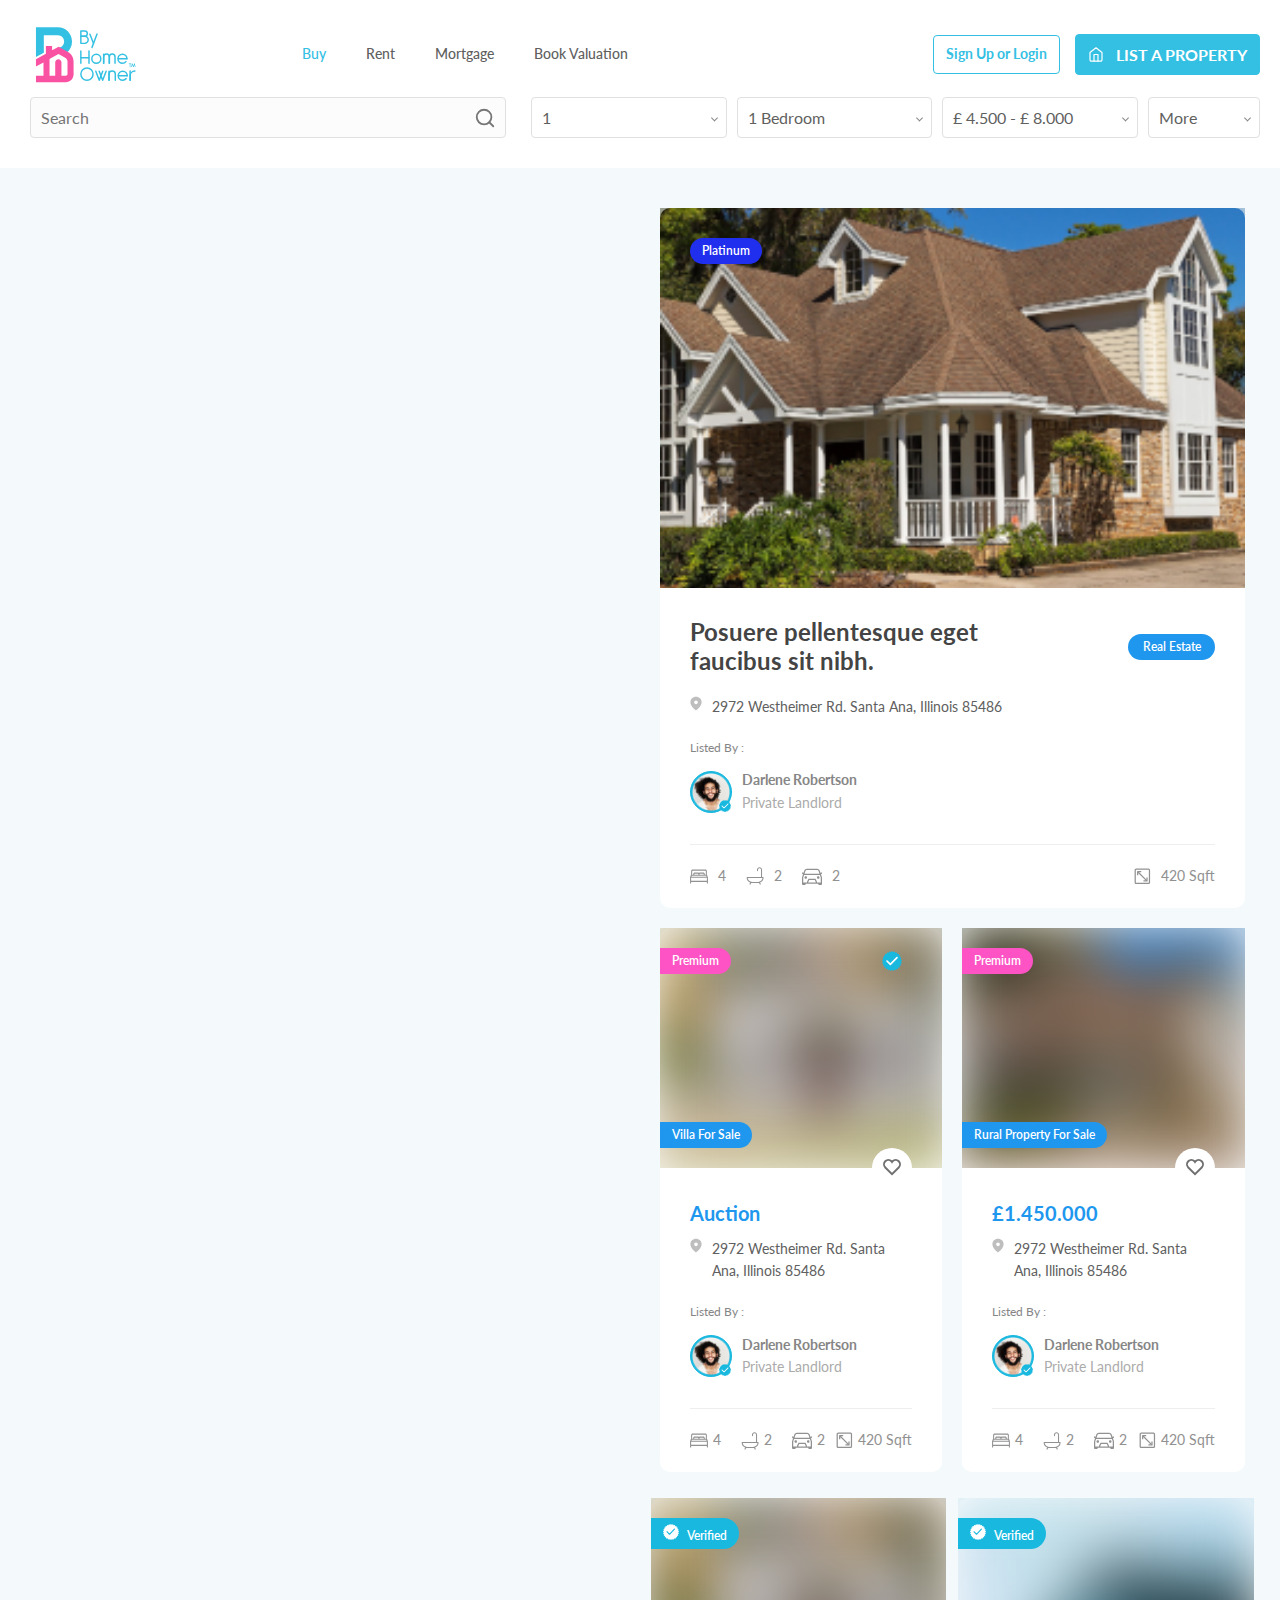
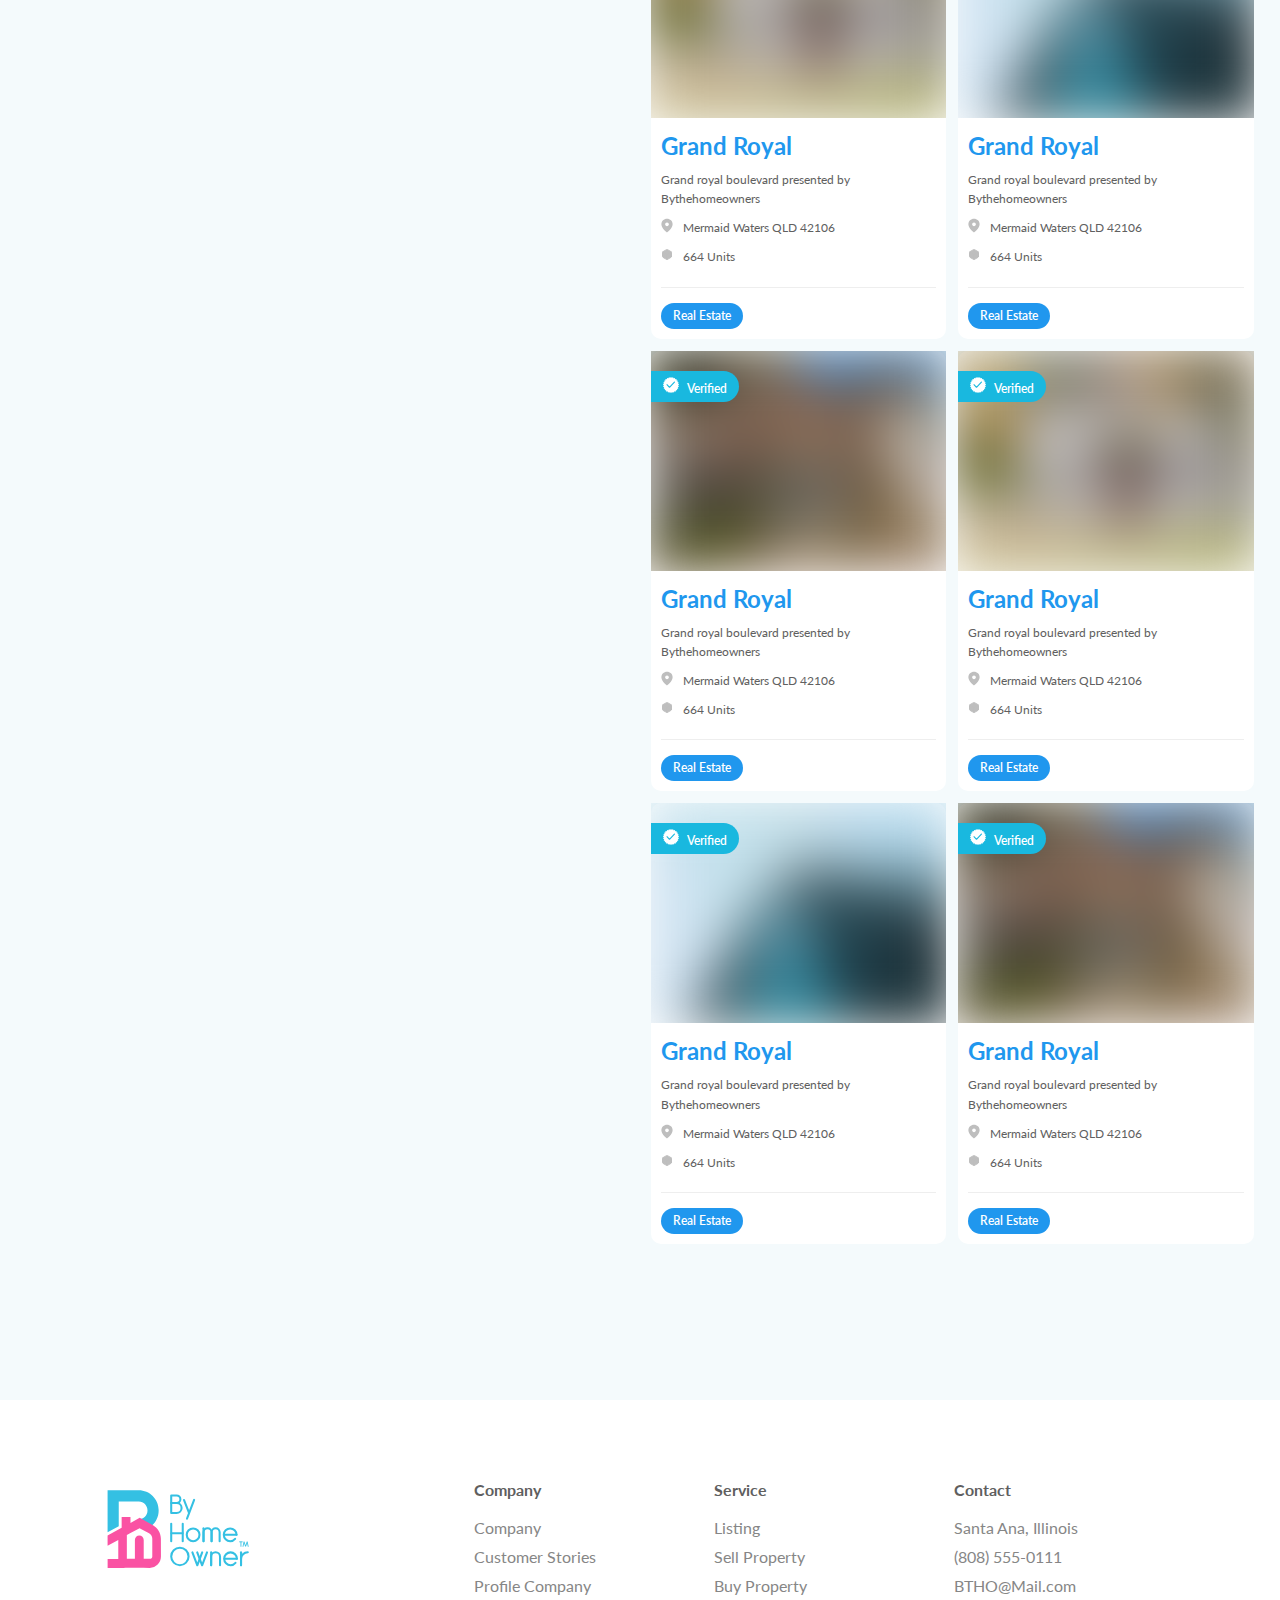
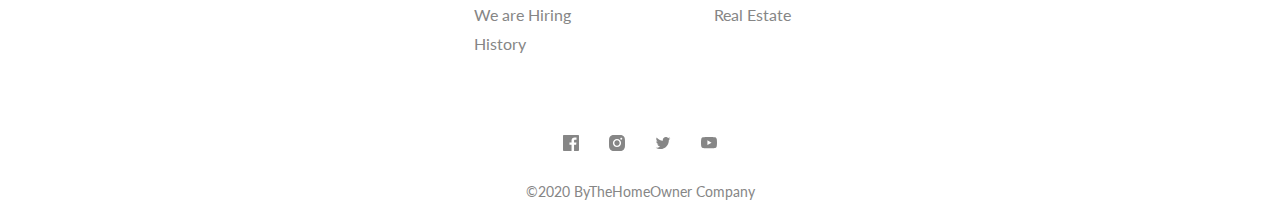
<file: listingResult.html>
<!DOCTYPE html>
<html lang="en">

<head>
    <meta charset="UTF-8">
    <meta http-equiv="X-UA-Compatible" content="IE=edge">
    <meta name="viewport" content="width=device-width, initial-scale=1.0">
    <link rel="preconnect" href="https://fonts.googleapis.com">
    <link rel="preconnect" href="https://fonts.gstatic.com" crossorigin>
    <link
        href="https://fonts.googleapis.com/css2?family=Lato:ital,wght@0,100;0,300;0,400;0,700;0,900;1,100;1,300;1,400;1,700;1,900&display=swap"
        rel="stylesheet">
    <link rel="stylesheet" href="assets/css/main.css">
    <title>Listing Result</title>
</head>

<body>
    <!-- header start
    =========================================== -->
    <header class="header white" id="header">
        <div class="extra__container">
            <div class="header__inner">
                <a href="index.html" class="header__inner-logo">
                    <img src="assets/images/logo.svg" alt="">
                </a>
                <nav class="nav" id="menu">
                    <div class="nav__inner">
                        <a href="#" class="nav__inner-link active">
                            Buy
                        </a>
                        <a href="#" class="nav__inner-link">
                            Rent
                        </a>
                        <a href="#" class="nav__inner-link">
                            Mortgage
                        </a>
                        <a href="#" class="nav__inner-link">
                            Book Valuation
                        </a>
                        <a href="#" class="btn__primary">
                            Sign Up or Login
                        </a>
                        <a href="#" class="btn__secondary">
                            <svg width="16" height="17" viewBox="0 0 16 17" fill="none"
                                xmlns="http://www.w3.org/2000/svg">
                                <path
                                    d="M2.00049 6.4987L8.00049 1.83203L14.0005 6.4987V13.832C14.0005 14.1857 13.86 14.5248 13.61 14.7748C13.3599 15.0249 13.0208 15.1654 12.6672 15.1654H3.33382C2.9802 15.1654 2.64106 15.0249 2.39101 14.7748C2.14096 14.5248 2.00049 14.1857 2.00049 13.832V6.4987Z"
                                    stroke="" stroke-width="1.17977" stroke-linecap="round" stroke-linejoin="round" />
                                <path d="M6 15.1667V8.5H10V15.1667" stroke="" stroke-width="1.17977"
                                    stroke-linecap="round" stroke-linejoin="round" />
                            </svg>
                            LIST A PROPERTY
                        </a>
                    </div>
                </nav>
                <div class="burger" id="menuBtn"></div>
                <div class="header__inner-btns">
                    <a href="#" class="btn__primary">
                        Sign Up or Login
                    </a>
                    <a href="#" class="btn__secondary">
                        <svg width="16" height="17" viewBox="0 0 16 17" fill="none" xmlns="http://www.w3.org/2000/svg">
                            <path
                                d="M2.00049 6.4987L8.00049 1.83203L14.0005 6.4987V13.832C14.0005 14.1857 13.86 14.5248 13.61 14.7748C13.3599 15.0249 13.0208 15.1654 12.6672 15.1654H3.33382C2.9802 15.1654 2.64106 15.0249 2.39101 14.7748C2.14096 14.5248 2.00049 14.1857 2.00049 13.832V6.4987Z"
                                stroke="" stroke-width="1.17977" stroke-linecap="round" stroke-linejoin="round" />
                            <path d="M6 15.1667V8.5H10V15.1667" stroke="" stroke-width="1.17977" stroke-linecap="round"
                                stroke-linejoin="round" />
                        </svg>
                        LIST A PROPERTY
                    </a>
                </div>
            </div>
        </div>
    </header>
    <!-- header end
    =========================================== -->
    <!-- result start
    =========================================== -->
    <section class="result">
        <form action="#" class="result__header">
            <div class="extra__container">
                <div class="result__header-row">
                    <div class="result__header-column">
                        <div class="input__outer search">
                            <input type="text" placeholder="Search">
                            <svg width="24" height="24" viewBox="0 0 24 24" fill="none"
                                xmlns="http://www.w3.org/2000/svg">
                                <path
                                    d="M11 19C15.4183 19 19 15.4183 19 11C19 6.58172 15.4183 3 11 3C6.58172 3 3 6.58172 3 11C3 15.4183 6.58172 19 11 19Z"
                                    stroke="#777777" stroke-width="2" stroke-linecap="round" stroke-linejoin="round" />
                                <path d="M20.9999 21.0004L16.6499 16.6504" stroke="#777777" stroke-width="2"
                                    stroke-linecap="round" stroke-linejoin="round" />
                            </svg>

                        </div>
                    </div>
                    <div class="result__header-column">
                        <div class="select__outer">
                            <div class="custom-select">
                                <select>
                                    <option value="1">1</option>
                                    <option value="2">2s</option>
                                    <option value="3">3s</option>
                                </select>
                            </div>
                        </div>
                        <div class="select__outer">
                            <div class="custom-select">
                                <select>
                                    <option value="1">1 Bedroom</option>
                                    <option value="2">2 Bedrooms</option>
                                    <option value="3">3 Bedrooms</option>
                                </select>
                            </div>
                        </div>
                        <div class="select__outer">
                            <div class="custom-select">
                                <select>
                                    <option value="1">£ 4.500 - £ 8.000</option>
                                    <option value="2">£ 4.500 - £ 8.000</option>
                                    <option value="3">£ 4.500 - £ 8.000</option>
                                </select>
                            </div>
                        </div>
                        <div class="select__outer">
                            <div class="custom-select">
                                <select>
                                    <option value="1">More</option>
                                    <option value="2">More</option>
                                    <option value="3">More</option>
                                </select>
                            </div>
                        </div>
                    </div>
                </div>
            </div>
        </form>
        <div class="anchor" id="stickyPosition"></div>
        <div class="result__body">
            <div class="extra__container">
                <div class="result__body-inner listingResult">
                    <div class="result__body-inner-map">
                        <iframe
                            src="https://www.google.com/maps/embed?pb=!1m18!1m12!1m3!1d158858.47339566963!2d-0.24168015785323108!3d51.52855824289784!2m3!1f0!2f0!3f0!3m2!1i1024!2i768!4f13.1!3m3!1m2!1s0x47d8a00baf21de75%3A0x52963a5addd52a99!2sLondon!5e0!3m2!1sen!2suk!4v1628253550015!5m2!1sen!2suk"
                            style="border:0;" allowfullscreen="" loading="lazy"></iframe>
                    </div>
                    <div class="result__body-inner-cards">
                        <div class="column">
                            <div class="card">
                                <div class="card__inner">
                                    <a href="assets/images/card/image2.png"
                                        class="card__inner-image primary progressive replace">
                                        <img class="preview" src="assets/images/card/lazyImage2.jpg" alt="">
                                        <div class="card__inner-image-tag platinum">
                                            Platinum
                                        </div>
                                    </a>
                                    <div class="card__inner-body">
                                        <div class="card__inner-body-title">
                                            <div class="card__inner-body-title-text">
                                                Posuere pellentesque eget faucibus sit nibh.
                                            </div>
                                            <div class="card__inner-body-title-type estate">
                                                Real Estate
                                            </div>
                                        </div>
                                        <div class="card__inner-body-location">
                                            <svg viewBox="0 0 12 16" fill="none" xmlns="http://www.w3.org/2000/svg">
                                                <path fill-rule="evenodd" clip-rule="evenodd"
                                                    d="M6 15.3337C6 15.3337 12 11.3337 12 6.66699C12 5.07569 11.3679 3.54957 10.2426 2.42435C9.11742 1.29913 7.5913 0.666992 6 0.666992C4.4087 0.666992 2.88258 1.29913 1.75736 2.42435C0.632141 3.54957 0 5.07569 0 6.66699C0 11.3337 6 15.3337 6 15.3337ZM8 6.66699C8 7.77156 7.10457 8.66699 6 8.66699C4.89543 8.66699 4 7.77156 4 6.66699C4 5.56242 4.89543 4.66699 6 4.66699C7.10457 4.66699 8 5.56242 8 6.66699Z"
                                                    fill="#BEBEBE" />
                                            </svg>
                                            <span>
                                                2972 Westheimer Rd. Santa Ana, Illinois 85486
                                            </span>
                                        </div>
                                        <div class="card__inner-body-info-title">
                                            Listed By :
                                        </div>
                                        <div class="card__inner-body-info">
                                            <div class="card__inner-body-info-avatar">
                                                <img src="assets/images/card/avatar.png" alt="">
                                                <svg viewBox="0 0 12 12" fill="none" xmlns="http://www.w3.org/2000/svg">
                                                    <path
                                                        d="M5.63877 0.327601C5.68152 -0.1092 6.31848 -0.1092 6.36123 0.327601C6.39886 0.712158 6.93145 0.779439 7.06354 0.416324C7.21358 0.00387675 7.83053 0.162282 7.7633 0.595991C7.70412 0.977827 8.20325 1.17544 8.42149 0.856586C8.66938 0.494409 9.22755 0.801266 9.05458 1.20463C8.9023 1.55975 9.3366 1.87529 9.62729 1.62072C9.95746 1.33157 10.4218 1.7676 10.1539 2.11528C9.91812 2.42137 10.2603 2.835 10.6052 2.66072C10.9969 2.46277 11.3382 3.00057 10.9923 3.27071C10.6877 3.50855 10.9163 3.99428 11.2937 3.91124C11.7223 3.81692 11.9191 4.4227 11.5169 4.59834C11.1628 4.75297 11.2634 5.28028 11.6496 5.29369C12.0882 5.30893 12.1282 5.94463 11.6949 6.01473C11.3135 6.07644 11.2798 6.6122 11.6505 6.72123C12.0715 6.84507 11.9522 7.47074 11.5151 7.43089C11.1303 7.3958 10.9644 7.90635 11.2964 8.10414C11.6734 8.3288 11.4022 8.90514 10.9888 8.75784C10.6248 8.62815 10.3371 9.08141 10.6095 9.35553C10.9188 9.6669 10.5128 10.1577 10.1489 9.9122C9.82864 9.69607 9.43732 10.0635 9.63291 10.3968C9.85506 10.7753 9.33976 11.1497 9.04842 10.8214C8.79194 10.5324 8.32152 10.7911 8.42809 11.1625C8.54914 11.5843 7.95691 11.8188 7.75637 11.4284C7.57981 11.0847 7.05985 11.2182 7.07071 11.6045C7.08304 12.0432 6.45111 12.123 6.35395 11.695C6.26841 11.3182 5.73159 11.3182 5.64605 11.695C5.54889 12.123 4.91696 12.0432 4.92929 11.6045C4.94015 11.2182 4.42019 11.0847 4.24363 11.4284C4.04309 11.8188 3.45086 11.5843 3.57191 11.1625C3.67848 10.7911 3.20806 10.5324 2.95158 10.8214C2.66024 11.1497 2.14494 10.7753 2.3671 10.3968C2.56268 10.0635 2.17136 9.69607 1.85106 9.9122C1.48725 10.1577 1.08124 9.6669 1.39055 9.35553C1.66287 9.08141 1.37522 8.62815 1.01124 8.75784C0.597807 8.90514 0.326604 8.3288 0.703632 8.10414C1.03556 7.90635 0.869677 7.3958 0.48488 7.43089C0.047805 7.47074 -0.0715493 6.84507 0.349504 6.72123C0.720198 6.6122 0.68649 6.07644 0.305055 6.01473C-0.1282 5.94463 -0.0882052 5.30893 0.350418 5.29369C0.73658 5.28028 0.837171 4.75297 0.483065 4.59834C0.0808532 4.4227 0.277684 3.81692 0.706317 3.91124C1.08368 3.99428 1.31225 3.50855 1.00772 3.27071C0.661828 3.00057 1.00313 2.46277 1.39484 2.66072C1.7397 2.835 2.08188 2.42137 1.84607 2.11528C1.57822 1.7676 2.04254 1.33157 2.37272 1.62072C2.6634 1.87529 3.0977 1.55975 2.94542 1.20463C2.77245 0.801266 3.33062 0.494409 3.57851 0.856586C3.79675 1.17544 4.29588 0.977827 4.2367 0.595992C4.16948 0.162282 4.78642 0.00387675 4.93646 0.416324C5.06855 0.779439 5.60114 0.712158 5.63877 0.327601Z"
                                                        fill="#19B8DF" />
                                                    <path
                                                        d="M3.35355 5.64645C3.15829 5.45118 2.84171 5.45118 2.64645 5.64645C2.45118 5.84171 2.45118 6.15829 2.64645 6.35355L3.35355 5.64645ZM5 8L4.64645 8.35355C4.84171 8.54882 5.15829 8.54882 5.35355 8.35355L5 8ZM9.35355 4.35355C9.54882 4.15829 9.54882 3.84171 9.35355 3.64645C9.15829 3.45118 8.84171 3.45118 8.64645 3.64645L9.35355 4.35355ZM2.64645 6.35355L4.64645 8.35355L5.35355 7.64645L3.35355 5.64645L2.64645 6.35355ZM5.35355 8.35355L9.35355 4.35355L8.64645 3.64645L4.64645 7.64645L5.35355 8.35355Z"
                                                        fill="white" />
                                                </svg>
                                            </div>
                                            <div class="card__inner-body-info-name">
                                                Darlene Robertson
                                                <span>
                                                    Private Landlord
                                                </span>
                                            </div>
                                        </div>
                                    </div>
                                    <div class="card__inner-footer">
                                        <div class="card__inner-footer-row">
                                            <div class="card__inner-footer-row-info">
                                                <div class="card__inner-footer-row-info-icon">
                                                    <img src="assets/images/card/bed.svg" alt="">
                                                </div>
                                                <div class="card__inner-footer-row-info-number">
                                                    4
                                                </div>
                                            </div>
                                            <div class="card__inner-footer-row-info">
                                                <div class="card__inner-footer-row-info-icon">
                                                    <img src="assets/images/card/toilet.svg" alt="">
                                                </div>
                                                <div class="card__inner-footer-row-info-number">
                                                    2
                                                </div>
                                            </div>
                                            <div class="card__inner-footer-row-info">
                                                <div class="card__inner-footer-row-info-icon">
                                                    <img src="assets/images/card/car.svg" alt="">
                                                </div>
                                                <div class="card__inner-footer-row-info-number">
                                                    2
                                                </div>
                                            </div>
                                        </div>
                                        <div class="card__inner-footer-row-info">
                                            <div class="card__inner-footer-row-info-icon">
                                                <img src="assets/images/card/arrows.svg" alt="">
                                            </div>
                                            <div class="card__inner-footer-row-info-number">
                                                420 Sqft
                                            </div>
                                        </div>
                                    </div>
                                </div>
                            </div>
                        </div>
                        <div class="row__2">
                            <div class="row__2-column">
                                <div class="card">
                                    <div class="card__inner">
                                        <a href="assets/images/card/image3.png"
                                            class="card__inner-image primary progressive replace">
                                            <img class="preview" src="assets/images/card/lazyImage3.jpg" alt="">
                                            <div class="card__inner-image-tag premium">
                                                Premium
                                            </div>
                                            <div class="card__inner-image-tag sale">
                                                Villa For Sale
                                            </div>
                                            <div class="card__inner-image-tick">
                                                <img src="assets/images/card/tick.svg" alt="">
                                            </div>
                                        </a>
                                        <div class="card__inner-body">
                                            <div class="card__inner-body-like">
                                                <input type="checkbox">
                                                <label for="">
                                                    <svg width="18" height="17" viewBox="0 0 18 17" fill="none"
                                                        xmlns="http://www.w3.org/2000/svg">
                                                        <path
                                                            d="M15.7223 2.27795C14.0184 0.574016 11.2556 0.574016 9.55162 2.27795C9.34145 2.48812 9.15891 2.7143 9.0011 2.95211C8.84329 2.7143 8.66002 2.4874 8.45057 2.27795C6.74664 0.574016 3.98384 0.574016 2.2799 2.27795C0.57597 3.98189 0.57597 6.74469 2.2799 8.44862L9.00037 15.1705L15.7223 8.44862C17.4262 6.74469 17.4262 3.98189 15.7223 2.27795Z"
                                                            stroke="" stroke-width="1.93868" stroke-linecap="square" />
                                                    </svg>
                                                </label>
                                            </div>
                                            <div class="card__inner-body-price">
                                                Auction
                                            </div>
                                            <div class="card__inner-body-location">
                                                <svg viewBox="0 0 12 16" fill="none" xmlns="http://www.w3.org/2000/svg">
                                                    <path fill-rule="evenodd" clip-rule="evenodd"
                                                        d="M6 15.3337C6 15.3337 12 11.3337 12 6.66699C12 5.07569 11.3679 3.54957 10.2426 2.42435C9.11742 1.29913 7.5913 0.666992 6 0.666992C4.4087 0.666992 2.88258 1.29913 1.75736 2.42435C0.632141 3.54957 0 5.07569 0 6.66699C0 11.3337 6 15.3337 6 15.3337ZM8 6.66699C8 7.77156 7.10457 8.66699 6 8.66699C4.89543 8.66699 4 7.77156 4 6.66699C4 5.56242 4.89543 4.66699 6 4.66699C7.10457 4.66699 8 5.56242 8 6.66699Z"
                                                        fill="#BEBEBE" />
                                                </svg>
                                                <span>
                                                    2972 Westheimer Rd. Santa Ana, Illinois 85486
                                                </span>
                                            </div>
                                            <div class="card__inner-body-info-title">
                                                Listed By :
                                            </div>
                                            <div class="card__inner-body-info">
                                                <div class="card__inner-body-info-avatar">
                                                    <img src="assets/images/card/avatar.png" alt="">
                                                    <svg viewBox="0 0 12 12" fill="none"
                                                        xmlns="http://www.w3.org/2000/svg">
                                                        <path
                                                            d="M5.63877 0.327601C5.68152 -0.1092 6.31848 -0.1092 6.36123 0.327601C6.39886 0.712158 6.93145 0.779439 7.06354 0.416324C7.21358 0.00387675 7.83053 0.162282 7.7633 0.595991C7.70412 0.977827 8.20325 1.17544 8.42149 0.856586C8.66938 0.494409 9.22755 0.801266 9.05458 1.20463C8.9023 1.55975 9.3366 1.87529 9.62729 1.62072C9.95746 1.33157 10.4218 1.7676 10.1539 2.11528C9.91812 2.42137 10.2603 2.835 10.6052 2.66072C10.9969 2.46277 11.3382 3.00057 10.9923 3.27071C10.6877 3.50855 10.9163 3.99428 11.2937 3.91124C11.7223 3.81692 11.9191 4.4227 11.5169 4.59834C11.1628 4.75297 11.2634 5.28028 11.6496 5.29369C12.0882 5.30893 12.1282 5.94463 11.6949 6.01473C11.3135 6.07644 11.2798 6.6122 11.6505 6.72123C12.0715 6.84507 11.9522 7.47074 11.5151 7.43089C11.1303 7.3958 10.9644 7.90635 11.2964 8.10414C11.6734 8.3288 11.4022 8.90514 10.9888 8.75784C10.6248 8.62815 10.3371 9.08141 10.6095 9.35553C10.9188 9.6669 10.5128 10.1577 10.1489 9.9122C9.82864 9.69607 9.43732 10.0635 9.63291 10.3968C9.85506 10.7753 9.33976 11.1497 9.04842 10.8214C8.79194 10.5324 8.32152 10.7911 8.42809 11.1625C8.54914 11.5843 7.95691 11.8188 7.75637 11.4284C7.57981 11.0847 7.05985 11.2182 7.07071 11.6045C7.08304 12.0432 6.45111 12.123 6.35395 11.695C6.26841 11.3182 5.73159 11.3182 5.64605 11.695C5.54889 12.123 4.91696 12.0432 4.92929 11.6045C4.94015 11.2182 4.42019 11.0847 4.24363 11.4284C4.04309 11.8188 3.45086 11.5843 3.57191 11.1625C3.67848 10.7911 3.20806 10.5324 2.95158 10.8214C2.66024 11.1497 2.14494 10.7753 2.3671 10.3968C2.56268 10.0635 2.17136 9.69607 1.85106 9.9122C1.48725 10.1577 1.08124 9.6669 1.39055 9.35553C1.66287 9.08141 1.37522 8.62815 1.01124 8.75784C0.597807 8.90514 0.326604 8.3288 0.703632 8.10414C1.03556 7.90635 0.869677 7.3958 0.48488 7.43089C0.047805 7.47074 -0.0715493 6.84507 0.349504 6.72123C0.720198 6.6122 0.68649 6.07644 0.305055 6.01473C-0.1282 5.94463 -0.0882052 5.30893 0.350418 5.29369C0.73658 5.28028 0.837171 4.75297 0.483065 4.59834C0.0808532 4.4227 0.277684 3.81692 0.706317 3.91124C1.08368 3.99428 1.31225 3.50855 1.00772 3.27071C0.661828 3.00057 1.00313 2.46277 1.39484 2.66072C1.7397 2.835 2.08188 2.42137 1.84607 2.11528C1.57822 1.7676 2.04254 1.33157 2.37272 1.62072C2.6634 1.87529 3.0977 1.55975 2.94542 1.20463C2.77245 0.801266 3.33062 0.494409 3.57851 0.856586C3.79675 1.17544 4.29588 0.977827 4.2367 0.595992C4.16948 0.162282 4.78642 0.00387675 4.93646 0.416324C5.06855 0.779439 5.60114 0.712158 5.63877 0.327601Z"
                                                            fill="#19B8DF" />
                                                        <path
                                                            d="M3.35355 5.64645C3.15829 5.45118 2.84171 5.45118 2.64645 5.64645C2.45118 5.84171 2.45118 6.15829 2.64645 6.35355L3.35355 5.64645ZM5 8L4.64645 8.35355C4.84171 8.54882 5.15829 8.54882 5.35355 8.35355L5 8ZM9.35355 4.35355C9.54882 4.15829 9.54882 3.84171 9.35355 3.64645C9.15829 3.45118 8.84171 3.45118 8.64645 3.64645L9.35355 4.35355ZM2.64645 6.35355L4.64645 8.35355L5.35355 7.64645L3.35355 5.64645L2.64645 6.35355ZM5.35355 8.35355L9.35355 4.35355L8.64645 3.64645L4.64645 7.64645L5.35355 8.35355Z"
                                                            fill="white" />
                                                    </svg>
                                                </div>
                                                <div class="card__inner-body-info-name">
                                                    Darlene Robertson
                                                    <span>
                                                        Private Landlord
                                                    </span>
                                                </div>
                                            </div>
                                        </div>
                                        <div class="card__inner-footer">
                                            <div class="card__inner-footer-row">
                                                <div class="card__inner-footer-row-info">
                                                    <div class="card__inner-footer-row-info-icon">
                                                        <img src="assets/images/card/bed.svg" alt="">
                                                    </div>
                                                    <div class="card__inner-footer-row-info-number">
                                                        4
                                                    </div>
                                                </div>
                                                <div class="card__inner-footer-row-info">
                                                    <div class="card__inner-footer-row-info-icon">
                                                        <img src="assets/images/card/toilet.svg" alt="">
                                                    </div>
                                                    <div class="card__inner-footer-row-info-number">
                                                        2
                                                    </div>
                                                </div>
                                                <div class="card__inner-footer-row-info">
                                                    <div class="card__inner-footer-row-info-icon">
                                                        <img src="assets/images/card/car.svg" alt="">
                                                    </div>
                                                    <div class="card__inner-footer-row-info-number">
                                                        2
                                                    </div>
                                                </div>
                                            </div>
                                            <div class="card__inner-footer-row-info">
                                                <div class="card__inner-footer-row-info-icon">
                                                    <img src="assets/images/card/arrows.svg" alt="">
                                                </div>
                                                <div class="card__inner-footer-row-info-number">
                                                    420 Sqft
                                                </div>
                                            </div>
                                        </div>
                                    </div>
                                </div>
                            </div>
                            <div class="row__2-column">
                                <div class="card">
                                    <div class="card__inner">
                                        <a href="assets/images/card/image2.png"
                                            class="card__inner-image primary progressive replace">
                                            <img class="preview" src="assets/images/card/lazyImage2.jpg" alt="">
                                            <div class="card__inner-image-tag premium">
                                                Premium
                                            </div>
                                            <div class="card__inner-image-tag sale">
                                                Rural Property For Sale
                                            </div>

                                        </a>
                                        <div class="card__inner-body">
                                            <div class="card__inner-body-like">
                                                <input type="checkbox">
                                                <label for="">
                                                    <svg width="18" height="17" viewBox="0 0 18 17" fill="none"
                                                        xmlns="http://www.w3.org/2000/svg">
                                                        <path
                                                            d="M15.7223 2.27795C14.0184 0.574016 11.2556 0.574016 9.55162 2.27795C9.34145 2.48812 9.15891 2.7143 9.0011 2.95211C8.84329 2.7143 8.66002 2.4874 8.45057 2.27795C6.74664 0.574016 3.98384 0.574016 2.2799 2.27795C0.57597 3.98189 0.57597 6.74469 2.2799 8.44862L9.00037 15.1705L15.7223 8.44862C17.4262 6.74469 17.4262 3.98189 15.7223 2.27795Z"
                                                            stroke="" stroke-width="1.93868" stroke-linecap="square" />
                                                    </svg>
                                                </label>
                                            </div>
                                            <div class="card__inner-body-price">
                                                £1.450.000
                                            </div>
                                            <div class="card__inner-body-location">
                                                <svg viewBox="0 0 12 16" fill="none" xmlns="http://www.w3.org/2000/svg">
                                                    <path fill-rule="evenodd" clip-rule="evenodd"
                                                        d="M6 15.3337C6 15.3337 12 11.3337 12 6.66699C12 5.07569 11.3679 3.54957 10.2426 2.42435C9.11742 1.29913 7.5913 0.666992 6 0.666992C4.4087 0.666992 2.88258 1.29913 1.75736 2.42435C0.632141 3.54957 0 5.07569 0 6.66699C0 11.3337 6 15.3337 6 15.3337ZM8 6.66699C8 7.77156 7.10457 8.66699 6 8.66699C4.89543 8.66699 4 7.77156 4 6.66699C4 5.56242 4.89543 4.66699 6 4.66699C7.10457 4.66699 8 5.56242 8 6.66699Z"
                                                        fill="#BEBEBE" />
                                                </svg>
                                                <span>
                                                    2972 Westheimer Rd. Santa Ana, Illinois 85486
                                                </span>
                                            </div>
                                            <div class="card__inner-body-info-title">
                                                Listed By :
                                            </div>
                                            <div class="card__inner-body-info">
                                                <div class="card__inner-body-info-avatar">
                                                    <img src="assets/images/card/avatar.png" alt="">
                                                    <svg viewBox="0 0 12 12" fill="none"
                                                        xmlns="http://www.w3.org/2000/svg">
                                                        <path
                                                            d="M5.63877 0.327601C5.68152 -0.1092 6.31848 -0.1092 6.36123 0.327601C6.39886 0.712158 6.93145 0.779439 7.06354 0.416324C7.21358 0.00387675 7.83053 0.162282 7.7633 0.595991C7.70412 0.977827 8.20325 1.17544 8.42149 0.856586C8.66938 0.494409 9.22755 0.801266 9.05458 1.20463C8.9023 1.55975 9.3366 1.87529 9.62729 1.62072C9.95746 1.33157 10.4218 1.7676 10.1539 2.11528C9.91812 2.42137 10.2603 2.835 10.6052 2.66072C10.9969 2.46277 11.3382 3.00057 10.9923 3.27071C10.6877 3.50855 10.9163 3.99428 11.2937 3.91124C11.7223 3.81692 11.9191 4.4227 11.5169 4.59834C11.1628 4.75297 11.2634 5.28028 11.6496 5.29369C12.0882 5.30893 12.1282 5.94463 11.6949 6.01473C11.3135 6.07644 11.2798 6.6122 11.6505 6.72123C12.0715 6.84507 11.9522 7.47074 11.5151 7.43089C11.1303 7.3958 10.9644 7.90635 11.2964 8.10414C11.6734 8.3288 11.4022 8.90514 10.9888 8.75784C10.6248 8.62815 10.3371 9.08141 10.6095 9.35553C10.9188 9.6669 10.5128 10.1577 10.1489 9.9122C9.82864 9.69607 9.43732 10.0635 9.63291 10.3968C9.85506 10.7753 9.33976 11.1497 9.04842 10.8214C8.79194 10.5324 8.32152 10.7911 8.42809 11.1625C8.54914 11.5843 7.95691 11.8188 7.75637 11.4284C7.57981 11.0847 7.05985 11.2182 7.07071 11.6045C7.08304 12.0432 6.45111 12.123 6.35395 11.695C6.26841 11.3182 5.73159 11.3182 5.64605 11.695C5.54889 12.123 4.91696 12.0432 4.92929 11.6045C4.94015 11.2182 4.42019 11.0847 4.24363 11.4284C4.04309 11.8188 3.45086 11.5843 3.57191 11.1625C3.67848 10.7911 3.20806 10.5324 2.95158 10.8214C2.66024 11.1497 2.14494 10.7753 2.3671 10.3968C2.56268 10.0635 2.17136 9.69607 1.85106 9.9122C1.48725 10.1577 1.08124 9.6669 1.39055 9.35553C1.66287 9.08141 1.37522 8.62815 1.01124 8.75784C0.597807 8.90514 0.326604 8.3288 0.703632 8.10414C1.03556 7.90635 0.869677 7.3958 0.48488 7.43089C0.047805 7.47074 -0.0715493 6.84507 0.349504 6.72123C0.720198 6.6122 0.68649 6.07644 0.305055 6.01473C-0.1282 5.94463 -0.0882052 5.30893 0.350418 5.29369C0.73658 5.28028 0.837171 4.75297 0.483065 4.59834C0.0808532 4.4227 0.277684 3.81692 0.706317 3.91124C1.08368 3.99428 1.31225 3.50855 1.00772 3.27071C0.661828 3.00057 1.00313 2.46277 1.39484 2.66072C1.7397 2.835 2.08188 2.42137 1.84607 2.11528C1.57822 1.7676 2.04254 1.33157 2.37272 1.62072C2.6634 1.87529 3.0977 1.55975 2.94542 1.20463C2.77245 0.801266 3.33062 0.494409 3.57851 0.856586C3.79675 1.17544 4.29588 0.977827 4.2367 0.595992C4.16948 0.162282 4.78642 0.00387675 4.93646 0.416324C5.06855 0.779439 5.60114 0.712158 5.63877 0.327601Z"
                                                            fill="#19B8DF" />
                                                        <path
                                                            d="M3.35355 5.64645C3.15829 5.45118 2.84171 5.45118 2.64645 5.64645C2.45118 5.84171 2.45118 6.15829 2.64645 6.35355L3.35355 5.64645ZM5 8L4.64645 8.35355C4.84171 8.54882 5.15829 8.54882 5.35355 8.35355L5 8ZM9.35355 4.35355C9.54882 4.15829 9.54882 3.84171 9.35355 3.64645C9.15829 3.45118 8.84171 3.45118 8.64645 3.64645L9.35355 4.35355ZM2.64645 6.35355L4.64645 8.35355L5.35355 7.64645L3.35355 5.64645L2.64645 6.35355ZM5.35355 8.35355L9.35355 4.35355L8.64645 3.64645L4.64645 7.64645L5.35355 8.35355Z"
                                                            fill="white" />
                                                    </svg>
                                                </div>
                                                <div class="card__inner-body-info-name">
                                                    Darlene Robertson
                                                    <span>
                                                        Private Landlord
                                                    </span>
                                                </div>
                                            </div>
                                        </div>
                                        <div class="card__inner-footer">
                                            <div class="card__inner-footer-row">
                                                <div class="card__inner-footer-row-info">
                                                    <div class="card__inner-footer-row-info-icon">
                                                        <img src="assets/images/card/bed.svg" alt="">
                                                    </div>
                                                    <div class="card__inner-footer-row-info-number">
                                                        4
                                                    </div>
                                                </div>
                                                <div class="card__inner-footer-row-info">
                                                    <div class="card__inner-footer-row-info-icon">
                                                        <img src="assets/images/card/toilet.svg" alt="">
                                                    </div>
                                                    <div class="card__inner-footer-row-info-number">
                                                        2
                                                    </div>
                                                </div>
                                                <div class="card__inner-footer-row-info">
                                                    <div class="card__inner-footer-row-info-icon">
                                                        <img src="assets/images/card/car.svg" alt="">
                                                    </div>
                                                    <div class="card__inner-footer-row-info-number">
                                                        2
                                                    </div>
                                                </div>
                                            </div>
                                            <div class="card__inner-footer-row-info">
                                                <div class="card__inner-footer-row-info-icon">
                                                    <img src="assets/images/card/arrows.svg" alt="">
                                                </div>
                                                <div class="card__inner-footer-row-info-number">
                                                    420 Sqft
                                                </div>
                                            </div>
                                        </div>
                                    </div>
                                </div>
                            </div>
                        </div>
                        <div class="row__3">
                            <div class="row__3-column">
                                <div class="card">
                                    <div class="card__inner">
                                        <div class="card__inner-verified">
                                            <svg width="16" height="16" viewBox="0 0 16 16" fill="none"
                                                xmlns="http://www.w3.org/2000/svg">
                                                <path
                                                    d="M7.51836 0.437608C7.57536 -0.145869 8.42464 -0.145869 8.48164 0.437608C8.53182 0.951297 9.24194 1.04117 9.41806 0.556123C9.6181 0.00517851 10.4407 0.216775 10.3511 0.796123C10.2722 1.30618 10.9377 1.57015 11.2287 1.14422C11.5592 0.66043 12.3034 1.07033 12.0728 1.60914C11.8697 2.08351 12.4488 2.505 12.8364 2.16496C13.2766 1.77871 13.8957 2.36115 13.5386 2.82558C13.2242 3.23446 13.6804 3.78698 14.1402 3.55418C14.6625 3.28976 15.1176 4.00815 14.6564 4.36901C14.2503 4.6867 14.5551 5.33554 15.0582 5.22462C15.6298 5.09862 15.8922 5.90782 15.3559 6.14244C14.8838 6.34899 15.0179 7.05337 15.5328 7.07129C16.1176 7.09165 16.1709 7.94082 15.5933 8.03444C15.0847 8.11688 15.0397 8.83255 15.534 8.97819C16.0954 9.14361 15.9363 9.97938 15.3535 9.92614C14.8404 9.87927 14.6192 10.5613 15.0618 10.8255C15.5645 11.1256 15.2029 11.8954 14.6517 11.6987C14.1664 11.5254 13.7828 12.1309 14.1459 12.4971C14.5584 12.913 14.017 13.5686 13.5319 13.2407C13.1049 12.952 12.5831 13.4428 12.8439 13.888C13.1401 14.3936 12.453 14.8937 12.0646 14.4552C11.7226 14.0692 11.0954 14.4146 11.2375 14.9108C11.3989 15.4743 10.6092 15.7875 10.3418 15.266C10.1064 14.8069 9.41313 14.9853 9.42761 15.5012C9.44406 16.0872 8.60148 16.1939 8.47193 15.6221C8.35788 15.1188 7.64212 15.1188 7.52807 15.6221C7.39852 16.1939 6.55594 16.0872 6.57239 15.5012C6.58687 14.9853 5.89359 14.8069 5.65818 15.266C5.39079 15.7875 4.60115 15.4743 4.76255 14.9108C4.90464 14.4146 4.27741 14.0692 3.93543 14.4552C3.54699 14.8937 2.85991 14.3936 3.15613 13.888C3.41691 13.4428 2.89514 12.952 2.46808 13.2407C1.983 13.5686 1.44165 12.913 1.85407 12.4971C2.21715 12.1309 1.83363 11.5254 1.34832 11.6987C0.797077 11.8954 0.435472 11.1256 0.938176 10.8255C1.38075 10.5613 1.15957 9.87927 0.646506 9.92614C0.0637399 9.97938 -0.0953991 9.14361 0.466006 8.97819C0.960263 8.83255 0.91532 8.11688 0.40674 8.03444C-0.170933 7.94082 -0.117607 7.09165 0.467225 7.07129C0.982107 7.05337 1.11623 6.34899 0.644087 6.14244C0.107804 5.90782 0.370245 5.09862 0.941756 5.22462C1.44491 5.33554 1.74967 4.6867 1.34363 4.36901C0.882437 4.00815 1.3375 3.28976 1.85978 3.55418C2.31959 3.78698 2.77584 3.23446 2.46142 2.82558C2.10429 2.36115 2.72339 1.77871 3.16362 2.16496C3.5512 2.505 4.13026 2.08351 3.92722 1.60914C3.6966 1.07033 4.44082 0.66043 4.77135 1.14422C5.06234 1.57015 5.72784 1.30618 5.64893 0.796123C5.5593 0.216775 6.3819 0.00517851 6.58194 0.556123C6.75806 1.04117 7.46818 0.951297 7.51836 0.437608Z"
                                                    fill="white" />
                                                <path
                                                    d="M4.41161 7.31764C4.1927 7.09031 3.83096 7.08349 3.60363 7.3024C3.37631 7.5213 3.36948 7.88305 3.58839 8.11037L4.41161 7.31764ZM6.47619 10.2854L6.06458 10.6818C6.1723 10.7937 6.3209 10.8569 6.47619 10.8569C6.63148 10.8569 6.78009 10.7937 6.8878 10.6818L6.47619 10.2854ZM11.8402 5.53894C12.0591 5.31162 12.0523 4.94987 11.8249 4.73097C11.5976 4.51206 11.2359 4.51888 11.017 4.74621L11.8402 5.53894ZM3.58839 8.11037L6.06458 10.6818L6.8878 9.88907L4.41161 7.31764L3.58839 8.11037ZM6.8878 10.6818L11.8402 5.53894L11.017 4.74621L6.06458 9.88907L6.8878 10.6818Z"
                                                    fill="#19B8DF" />
                                            </svg>
                                            Verified
                                        </div>
                                        <a href="assets/images/card/image3.png"
                                            class="card__inner-image primary progressive replace">
                                            <img class="preview" src="assets/images/card/lazyImage3.jpg" alt="">
                                        </a>
                                        <div class="card__inner-body">
                                            <div class="card__inner-body-uniq">
                                                Grand Royal
                                            </div>
                                            <div class="card__inner-body-desc">
                                                Grand royal boulevard presented by Bythehomeowners
                                            </div>
                                            <div class="card__inner-body-location">
                                                <svg viewBox="0 0 12 16" fill="none" xmlns="http://www.w3.org/2000/svg">
                                                    <path fill-rule="evenodd" clip-rule="evenodd"
                                                        d="M6 15.3337C6 15.3337 12 11.3337 12 6.66699C12 5.07569 11.3679 3.54957 10.2426 2.42435C9.11742 1.29913 7.5913 0.666992 6 0.666992C4.4087 0.666992 2.88258 1.29913 1.75736 2.42435C0.632141 3.54957 0 5.07569 0 6.66699C0 11.3337 6 15.3337 6 15.3337ZM8 6.66699C8 7.77156 7.10457 8.66699 6 8.66699C4.89543 8.66699 4 7.77156 4 6.66699C4 5.56242 4.89543 4.66699 6 4.66699C7.10457 4.66699 8 5.56242 8 6.66699Z"
                                                        fill="#BEBEBE" />
                                                </svg>
                                                <span>
                                                    Mermaid Waters QLD 42106
                                                </span>
                                            </div>
                                            <div class="card__inner-body-location">
                                                <svg width="16" height="17" viewBox="0 0 16 17" fill="none"
                                                    xmlns="http://www.w3.org/2000/svg">
                                                    <path
                                                        d="M14 11.1669V5.83359C13.9998 5.59978 13.938 5.37013 13.821 5.1677C13.704 4.96527 13.5358 4.79717 13.3333 4.68026L8.66667 2.01359C8.46397 1.89657 8.23405 1.83496 8 1.83496C7.76595 1.83496 7.53603 1.89657 7.33333 2.01359L2.66667 4.68026C2.46418 4.79717 2.29599 4.96527 2.17897 5.1677C2.06196 5.37013 2.00024 5.59978 2 5.83359V11.1669C2.00024 11.4007 2.06196 11.6304 2.17897 11.8328C2.29599 12.0353 2.46418 12.2034 2.66667 12.3203L7.33333 14.9869C7.53603 15.104 7.76595 15.1656 8 15.1656C8.23405 15.1656 8.46397 15.104 8.66667 14.9869L13.3333 12.3203C13.5358 12.2034 13.704 12.0353 13.821 11.8328C13.938 11.6304 13.9998 11.4007 14 11.1669Z"
                                                        stroke="#BEBEBE" stroke-width="1.33333" stroke-linecap="round"
                                                        stroke-linejoin="round" />
                                                    <path d="M2.17969 5.13965L7.99969 8.50632L13.8197 5.13965"
                                                        stroke="#BEBEBE" stroke-width="1.33333" stroke-linecap="round"
                                                        stroke-linejoin="round" />
                                                    <path d="M8 15.22V8.5" stroke="#BEBEBE" stroke-width="1.33333"
                                                        stroke-linecap="round" stroke-linejoin="round" />
                                                </svg>
                                                <span>
                                                    664 Units
                                                </span>
                                            </div>
                                        </div>
                                        <div class="card__inner-footer">
                                            <div class="card__inner-footer-tag estate">
                                                Real Estate
                                            </div>
                                        </div>
                                    </div>
                                </div>
                            </div>
                            <div class="row__3-column">
                                <div class="card">
                                    <div class="card__inner">
                                        <div class="card__inner-verified">
                                            <svg width="16" height="16" viewBox="0 0 16 16" fill="none"
                                                xmlns="http://www.w3.org/2000/svg">
                                                <path
                                                    d="M7.51836 0.437608C7.57536 -0.145869 8.42464 -0.145869 8.48164 0.437608C8.53182 0.951297 9.24194 1.04117 9.41806 0.556123C9.6181 0.00517851 10.4407 0.216775 10.3511 0.796123C10.2722 1.30618 10.9377 1.57015 11.2287 1.14422C11.5592 0.66043 12.3034 1.07033 12.0728 1.60914C11.8697 2.08351 12.4488 2.505 12.8364 2.16496C13.2766 1.77871 13.8957 2.36115 13.5386 2.82558C13.2242 3.23446 13.6804 3.78698 14.1402 3.55418C14.6625 3.28976 15.1176 4.00815 14.6564 4.36901C14.2503 4.6867 14.5551 5.33554 15.0582 5.22462C15.6298 5.09862 15.8922 5.90782 15.3559 6.14244C14.8838 6.34899 15.0179 7.05337 15.5328 7.07129C16.1176 7.09165 16.1709 7.94082 15.5933 8.03444C15.0847 8.11688 15.0397 8.83255 15.534 8.97819C16.0954 9.14361 15.9363 9.97938 15.3535 9.92614C14.8404 9.87927 14.6192 10.5613 15.0618 10.8255C15.5645 11.1256 15.2029 11.8954 14.6517 11.6987C14.1664 11.5254 13.7828 12.1309 14.1459 12.4971C14.5584 12.913 14.017 13.5686 13.5319 13.2407C13.1049 12.952 12.5831 13.4428 12.8439 13.888C13.1401 14.3936 12.453 14.8937 12.0646 14.4552C11.7226 14.0692 11.0954 14.4146 11.2375 14.9108C11.3989 15.4743 10.6092 15.7875 10.3418 15.266C10.1064 14.8069 9.41313 14.9853 9.42761 15.5012C9.44406 16.0872 8.60148 16.1939 8.47193 15.6221C8.35788 15.1188 7.64212 15.1188 7.52807 15.6221C7.39852 16.1939 6.55594 16.0872 6.57239 15.5012C6.58687 14.9853 5.89359 14.8069 5.65818 15.266C5.39079 15.7875 4.60115 15.4743 4.76255 14.9108C4.90464 14.4146 4.27741 14.0692 3.93543 14.4552C3.54699 14.8937 2.85991 14.3936 3.15613 13.888C3.41691 13.4428 2.89514 12.952 2.46808 13.2407C1.983 13.5686 1.44165 12.913 1.85407 12.4971C2.21715 12.1309 1.83363 11.5254 1.34832 11.6987C0.797077 11.8954 0.435472 11.1256 0.938176 10.8255C1.38075 10.5613 1.15957 9.87927 0.646506 9.92614C0.0637399 9.97938 -0.0953991 9.14361 0.466006 8.97819C0.960263 8.83255 0.91532 8.11688 0.40674 8.03444C-0.170933 7.94082 -0.117607 7.09165 0.467225 7.07129C0.982107 7.05337 1.11623 6.34899 0.644087 6.14244C0.107804 5.90782 0.370245 5.09862 0.941756 5.22462C1.44491 5.33554 1.74967 4.6867 1.34363 4.36901C0.882437 4.00815 1.3375 3.28976 1.85978 3.55418C2.31959 3.78698 2.77584 3.23446 2.46142 2.82558C2.10429 2.36115 2.72339 1.77871 3.16362 2.16496C3.5512 2.505 4.13026 2.08351 3.92722 1.60914C3.6966 1.07033 4.44082 0.66043 4.77135 1.14422C5.06234 1.57015 5.72784 1.30618 5.64893 0.796123C5.5593 0.216775 6.3819 0.00517851 6.58194 0.556123C6.75806 1.04117 7.46818 0.951297 7.51836 0.437608Z"
                                                    fill="white" />
                                                <path
                                                    d="M4.41161 7.31764C4.1927 7.09031 3.83096 7.08349 3.60363 7.3024C3.37631 7.5213 3.36948 7.88305 3.58839 8.11037L4.41161 7.31764ZM6.47619 10.2854L6.06458 10.6818C6.1723 10.7937 6.3209 10.8569 6.47619 10.8569C6.63148 10.8569 6.78009 10.7937 6.8878 10.6818L6.47619 10.2854ZM11.8402 5.53894C12.0591 5.31162 12.0523 4.94987 11.8249 4.73097C11.5976 4.51206 11.2359 4.51888 11.017 4.74621L11.8402 5.53894ZM3.58839 8.11037L6.06458 10.6818L6.8878 9.88907L4.41161 7.31764L3.58839 8.11037ZM6.8878 10.6818L11.8402 5.53894L11.017 4.74621L6.06458 9.88907L6.8878 10.6818Z"
                                                    fill="#19B8DF" />
                                            </svg>
                                            Verified
                                        </div>
                                        <a href="assets/images/card/image.png"
                                            class="card__inner-image primary progressive replace">
                                            <img class="preview" src="assets/images/card/lazyImage.jpg" alt="">
                                        </a>
                                        <div class="card__inner-body">
                                            <div class="card__inner-body-uniq">
                                                Grand Royal
                                            </div>
                                            <div class="card__inner-body-desc">
                                                Grand royal boulevard presented by Bythehomeowners
                                            </div>
                                            <div class="card__inner-body-location">
                                                <svg viewBox="0 0 12 16" fill="none" xmlns="http://www.w3.org/2000/svg">
                                                    <path fill-rule="evenodd" clip-rule="evenodd"
                                                        d="M6 15.3337C6 15.3337 12 11.3337 12 6.66699C12 5.07569 11.3679 3.54957 10.2426 2.42435C9.11742 1.29913 7.5913 0.666992 6 0.666992C4.4087 0.666992 2.88258 1.29913 1.75736 2.42435C0.632141 3.54957 0 5.07569 0 6.66699C0 11.3337 6 15.3337 6 15.3337ZM8 6.66699C8 7.77156 7.10457 8.66699 6 8.66699C4.89543 8.66699 4 7.77156 4 6.66699C4 5.56242 4.89543 4.66699 6 4.66699C7.10457 4.66699 8 5.56242 8 6.66699Z"
                                                        fill="#BEBEBE" />
                                                </svg>
                                                <span>
                                                    Mermaid Waters QLD 42106
                                                </span>
                                            </div>
                                            <div class="card__inner-body-location">
                                                <svg width="16" height="17" viewBox="0 0 16 17" fill="none"
                                                    xmlns="http://www.w3.org/2000/svg">
                                                    <path
                                                        d="M14 11.1669V5.83359C13.9998 5.59978 13.938 5.37013 13.821 5.1677C13.704 4.96527 13.5358 4.79717 13.3333 4.68026L8.66667 2.01359C8.46397 1.89657 8.23405 1.83496 8 1.83496C7.76595 1.83496 7.53603 1.89657 7.33333 2.01359L2.66667 4.68026C2.46418 4.79717 2.29599 4.96527 2.17897 5.1677C2.06196 5.37013 2.00024 5.59978 2 5.83359V11.1669C2.00024 11.4007 2.06196 11.6304 2.17897 11.8328C2.29599 12.0353 2.46418 12.2034 2.66667 12.3203L7.33333 14.9869C7.53603 15.104 7.76595 15.1656 8 15.1656C8.23405 15.1656 8.46397 15.104 8.66667 14.9869L13.3333 12.3203C13.5358 12.2034 13.704 12.0353 13.821 11.8328C13.938 11.6304 13.9998 11.4007 14 11.1669Z"
                                                        stroke="#BEBEBE" stroke-width="1.33333" stroke-linecap="round"
                                                        stroke-linejoin="round" />
                                                    <path d="M2.17969 5.13965L7.99969 8.50632L13.8197 5.13965"
                                                        stroke="#BEBEBE" stroke-width="1.33333" stroke-linecap="round"
                                                        stroke-linejoin="round" />
                                                    <path d="M8 15.22V8.5" stroke="#BEBEBE" stroke-width="1.33333"
                                                        stroke-linecap="round" stroke-linejoin="round" />
                                                </svg>
                                                <span>
                                                    664 Units
                                                </span>
                                            </div>
                                        </div>
                                        <div class="card__inner-footer">
                                            <div class="card__inner-footer-tag estate">
                                                Real Estate
                                            </div>
                                        </div>
                                    </div>
                                </div>
                            </div>
                            <div class="row__3-column">
                                <div class="card">
                                    <div class="card__inner">
                                        <div class="card__inner-verified">
                                            <svg width="16" height="16" viewBox="0 0 16 16" fill="none"
                                                xmlns="http://www.w3.org/2000/svg">
                                                <path
                                                    d="M7.51836 0.437608C7.57536 -0.145869 8.42464 -0.145869 8.48164 0.437608C8.53182 0.951297 9.24194 1.04117 9.41806 0.556123C9.6181 0.00517851 10.4407 0.216775 10.3511 0.796123C10.2722 1.30618 10.9377 1.57015 11.2287 1.14422C11.5592 0.66043 12.3034 1.07033 12.0728 1.60914C11.8697 2.08351 12.4488 2.505 12.8364 2.16496C13.2766 1.77871 13.8957 2.36115 13.5386 2.82558C13.2242 3.23446 13.6804 3.78698 14.1402 3.55418C14.6625 3.28976 15.1176 4.00815 14.6564 4.36901C14.2503 4.6867 14.5551 5.33554 15.0582 5.22462C15.6298 5.09862 15.8922 5.90782 15.3559 6.14244C14.8838 6.34899 15.0179 7.05337 15.5328 7.07129C16.1176 7.09165 16.1709 7.94082 15.5933 8.03444C15.0847 8.11688 15.0397 8.83255 15.534 8.97819C16.0954 9.14361 15.9363 9.97938 15.3535 9.92614C14.8404 9.87927 14.6192 10.5613 15.0618 10.8255C15.5645 11.1256 15.2029 11.8954 14.6517 11.6987C14.1664 11.5254 13.7828 12.1309 14.1459 12.4971C14.5584 12.913 14.017 13.5686 13.5319 13.2407C13.1049 12.952 12.5831 13.4428 12.8439 13.888C13.1401 14.3936 12.453 14.8937 12.0646 14.4552C11.7226 14.0692 11.0954 14.4146 11.2375 14.9108C11.3989 15.4743 10.6092 15.7875 10.3418 15.266C10.1064 14.8069 9.41313 14.9853 9.42761 15.5012C9.44406 16.0872 8.60148 16.1939 8.47193 15.6221C8.35788 15.1188 7.64212 15.1188 7.52807 15.6221C7.39852 16.1939 6.55594 16.0872 6.57239 15.5012C6.58687 14.9853 5.89359 14.8069 5.65818 15.266C5.39079 15.7875 4.60115 15.4743 4.76255 14.9108C4.90464 14.4146 4.27741 14.0692 3.93543 14.4552C3.54699 14.8937 2.85991 14.3936 3.15613 13.888C3.41691 13.4428 2.89514 12.952 2.46808 13.2407C1.983 13.5686 1.44165 12.913 1.85407 12.4971C2.21715 12.1309 1.83363 11.5254 1.34832 11.6987C0.797077 11.8954 0.435472 11.1256 0.938176 10.8255C1.38075 10.5613 1.15957 9.87927 0.646506 9.92614C0.0637399 9.97938 -0.0953991 9.14361 0.466006 8.97819C0.960263 8.83255 0.91532 8.11688 0.40674 8.03444C-0.170933 7.94082 -0.117607 7.09165 0.467225 7.07129C0.982107 7.05337 1.11623 6.34899 0.644087 6.14244C0.107804 5.90782 0.370245 5.09862 0.941756 5.22462C1.44491 5.33554 1.74967 4.6867 1.34363 4.36901C0.882437 4.00815 1.3375 3.28976 1.85978 3.55418C2.31959 3.78698 2.77584 3.23446 2.46142 2.82558C2.10429 2.36115 2.72339 1.77871 3.16362 2.16496C3.5512 2.505 4.13026 2.08351 3.92722 1.60914C3.6966 1.07033 4.44082 0.66043 4.77135 1.14422C5.06234 1.57015 5.72784 1.30618 5.64893 0.796123C5.5593 0.216775 6.3819 0.00517851 6.58194 0.556123C6.75806 1.04117 7.46818 0.951297 7.51836 0.437608Z"
                                                    fill="white" />
                                                <path
                                                    d="M4.41161 7.31764C4.1927 7.09031 3.83096 7.08349 3.60363 7.3024C3.37631 7.5213 3.36948 7.88305 3.58839 8.11037L4.41161 7.31764ZM6.47619 10.2854L6.06458 10.6818C6.1723 10.7937 6.3209 10.8569 6.47619 10.8569C6.63148 10.8569 6.78009 10.7937 6.8878 10.6818L6.47619 10.2854ZM11.8402 5.53894C12.0591 5.31162 12.0523 4.94987 11.8249 4.73097C11.5976 4.51206 11.2359 4.51888 11.017 4.74621L11.8402 5.53894ZM3.58839 8.11037L6.06458 10.6818L6.8878 9.88907L4.41161 7.31764L3.58839 8.11037ZM6.8878 10.6818L11.8402 5.53894L11.017 4.74621L6.06458 9.88907L6.8878 10.6818Z"
                                                    fill="#19B8DF" />
                                            </svg>
                                            Verified
                                        </div>
                                        <a href="assets/images/card/image2.png"
                                            class="card__inner-image primary progressive replace">
                                            <img class="preview" src="assets/images/card/lazyImage2.jpg" alt="">
                                        </a>
                                        <div class="card__inner-body">
                                            <div class="card__inner-body-uniq">
                                                Grand Royal
                                            </div>
                                            <div class="card__inner-body-desc">
                                                Grand royal boulevard presented by Bythehomeowners
                                            </div>
                                            <div class="card__inner-body-location">
                                                <svg viewBox="0 0 12 16" fill="none" xmlns="http://www.w3.org/2000/svg">
                                                    <path fill-rule="evenodd" clip-rule="evenodd"
                                                        d="M6 15.3337C6 15.3337 12 11.3337 12 6.66699C12 5.07569 11.3679 3.54957 10.2426 2.42435C9.11742 1.29913 7.5913 0.666992 6 0.666992C4.4087 0.666992 2.88258 1.29913 1.75736 2.42435C0.632141 3.54957 0 5.07569 0 6.66699C0 11.3337 6 15.3337 6 15.3337ZM8 6.66699C8 7.77156 7.10457 8.66699 6 8.66699C4.89543 8.66699 4 7.77156 4 6.66699C4 5.56242 4.89543 4.66699 6 4.66699C7.10457 4.66699 8 5.56242 8 6.66699Z"
                                                        fill="#BEBEBE" />
                                                </svg>
                                                <span>
                                                    Mermaid Waters QLD 42106
                                                </span>
                                            </div>
                                            <div class="card__inner-body-location">
                                                <svg width="16" height="17" viewBox="0 0 16 17" fill="none"
                                                    xmlns="http://www.w3.org/2000/svg">
                                                    <path
                                                        d="M14 11.1669V5.83359C13.9998 5.59978 13.938 5.37013 13.821 5.1677C13.704 4.96527 13.5358 4.79717 13.3333 4.68026L8.66667 2.01359C8.46397 1.89657 8.23405 1.83496 8 1.83496C7.76595 1.83496 7.53603 1.89657 7.33333 2.01359L2.66667 4.68026C2.46418 4.79717 2.29599 4.96527 2.17897 5.1677C2.06196 5.37013 2.00024 5.59978 2 5.83359V11.1669C2.00024 11.4007 2.06196 11.6304 2.17897 11.8328C2.29599 12.0353 2.46418 12.2034 2.66667 12.3203L7.33333 14.9869C7.53603 15.104 7.76595 15.1656 8 15.1656C8.23405 15.1656 8.46397 15.104 8.66667 14.9869L13.3333 12.3203C13.5358 12.2034 13.704 12.0353 13.821 11.8328C13.938 11.6304 13.9998 11.4007 14 11.1669Z"
                                                        stroke="#BEBEBE" stroke-width="1.33333" stroke-linecap="round"
                                                        stroke-linejoin="round" />
                                                    <path d="M2.17969 5.13965L7.99969 8.50632L13.8197 5.13965"
                                                        stroke="#BEBEBE" stroke-width="1.33333" stroke-linecap="round"
                                                        stroke-linejoin="round" />
                                                    <path d="M8 15.22V8.5" stroke="#BEBEBE" stroke-width="1.33333"
                                                        stroke-linecap="round" stroke-linejoin="round" />
                                                </svg>
                                                <span>
                                                    664 Units
                                                </span>
                                            </div>
                                        </div>
                                        <div class="card__inner-footer">
                                            <div class="card__inner-footer-tag estate">
                                                Real Estate
                                            </div>
                                        </div>
                                    </div>
                                </div>
                            </div>
                            <div class="row__3-column">
                                <div class="card">
                                    <div class="card__inner">
                                        <div class="card__inner-verified">
                                            <svg width="16" height="16" viewBox="0 0 16 16" fill="none"
                                                xmlns="http://www.w3.org/2000/svg">
                                                <path
                                                    d="M7.51836 0.437608C7.57536 -0.145869 8.42464 -0.145869 8.48164 0.437608C8.53182 0.951297 9.24194 1.04117 9.41806 0.556123C9.6181 0.00517851 10.4407 0.216775 10.3511 0.796123C10.2722 1.30618 10.9377 1.57015 11.2287 1.14422C11.5592 0.66043 12.3034 1.07033 12.0728 1.60914C11.8697 2.08351 12.4488 2.505 12.8364 2.16496C13.2766 1.77871 13.8957 2.36115 13.5386 2.82558C13.2242 3.23446 13.6804 3.78698 14.1402 3.55418C14.6625 3.28976 15.1176 4.00815 14.6564 4.36901C14.2503 4.6867 14.5551 5.33554 15.0582 5.22462C15.6298 5.09862 15.8922 5.90782 15.3559 6.14244C14.8838 6.34899 15.0179 7.05337 15.5328 7.07129C16.1176 7.09165 16.1709 7.94082 15.5933 8.03444C15.0847 8.11688 15.0397 8.83255 15.534 8.97819C16.0954 9.14361 15.9363 9.97938 15.3535 9.92614C14.8404 9.87927 14.6192 10.5613 15.0618 10.8255C15.5645 11.1256 15.2029 11.8954 14.6517 11.6987C14.1664 11.5254 13.7828 12.1309 14.1459 12.4971C14.5584 12.913 14.017 13.5686 13.5319 13.2407C13.1049 12.952 12.5831 13.4428 12.8439 13.888C13.1401 14.3936 12.453 14.8937 12.0646 14.4552C11.7226 14.0692 11.0954 14.4146 11.2375 14.9108C11.3989 15.4743 10.6092 15.7875 10.3418 15.266C10.1064 14.8069 9.41313 14.9853 9.42761 15.5012C9.44406 16.0872 8.60148 16.1939 8.47193 15.6221C8.35788 15.1188 7.64212 15.1188 7.52807 15.6221C7.39852 16.1939 6.55594 16.0872 6.57239 15.5012C6.58687 14.9853 5.89359 14.8069 5.65818 15.266C5.39079 15.7875 4.60115 15.4743 4.76255 14.9108C4.90464 14.4146 4.27741 14.0692 3.93543 14.4552C3.54699 14.8937 2.85991 14.3936 3.15613 13.888C3.41691 13.4428 2.89514 12.952 2.46808 13.2407C1.983 13.5686 1.44165 12.913 1.85407 12.4971C2.21715 12.1309 1.83363 11.5254 1.34832 11.6987C0.797077 11.8954 0.435472 11.1256 0.938176 10.8255C1.38075 10.5613 1.15957 9.87927 0.646506 9.92614C0.0637399 9.97938 -0.0953991 9.14361 0.466006 8.97819C0.960263 8.83255 0.91532 8.11688 0.40674 8.03444C-0.170933 7.94082 -0.117607 7.09165 0.467225 7.07129C0.982107 7.05337 1.11623 6.34899 0.644087 6.14244C0.107804 5.90782 0.370245 5.09862 0.941756 5.22462C1.44491 5.33554 1.74967 4.6867 1.34363 4.36901C0.882437 4.00815 1.3375 3.28976 1.85978 3.55418C2.31959 3.78698 2.77584 3.23446 2.46142 2.82558C2.10429 2.36115 2.72339 1.77871 3.16362 2.16496C3.5512 2.505 4.13026 2.08351 3.92722 1.60914C3.6966 1.07033 4.44082 0.66043 4.77135 1.14422C5.06234 1.57015 5.72784 1.30618 5.64893 0.796123C5.5593 0.216775 6.3819 0.00517851 6.58194 0.556123C6.75806 1.04117 7.46818 0.951297 7.51836 0.437608Z"
                                                    fill="white" />
                                                <path
                                                    d="M4.41161 7.31764C4.1927 7.09031 3.83096 7.08349 3.60363 7.3024C3.37631 7.5213 3.36948 7.88305 3.58839 8.11037L4.41161 7.31764ZM6.47619 10.2854L6.06458 10.6818C6.1723 10.7937 6.3209 10.8569 6.47619 10.8569C6.63148 10.8569 6.78009 10.7937 6.8878 10.6818L6.47619 10.2854ZM11.8402 5.53894C12.0591 5.31162 12.0523 4.94987 11.8249 4.73097C11.5976 4.51206 11.2359 4.51888 11.017 4.74621L11.8402 5.53894ZM3.58839 8.11037L6.06458 10.6818L6.8878 9.88907L4.41161 7.31764L3.58839 8.11037ZM6.8878 10.6818L11.8402 5.53894L11.017 4.74621L6.06458 9.88907L6.8878 10.6818Z"
                                                    fill="#19B8DF" />
                                            </svg>
                                            Verified
                                        </div>
                                        <a href="assets/images/card/image3.png"
                                            class="card__inner-image primary progressive replace">
                                            <img class="preview" src="assets/images/card/lazyImage3.jpg" alt="">
                                        </a>
                                        <div class="card__inner-body">
                                            <div class="card__inner-body-uniq">
                                                Grand Royal
                                            </div>
                                            <div class="card__inner-body-desc">
                                                Grand royal boulevard presented by Bythehomeowners
                                            </div>
                                            <div class="card__inner-body-location">
                                                <svg viewBox="0 0 12 16" fill="none" xmlns="http://www.w3.org/2000/svg">
                                                    <path fill-rule="evenodd" clip-rule="evenodd"
                                                        d="M6 15.3337C6 15.3337 12 11.3337 12 6.66699C12 5.07569 11.3679 3.54957 10.2426 2.42435C9.11742 1.29913 7.5913 0.666992 6 0.666992C4.4087 0.666992 2.88258 1.29913 1.75736 2.42435C0.632141 3.54957 0 5.07569 0 6.66699C0 11.3337 6 15.3337 6 15.3337ZM8 6.66699C8 7.77156 7.10457 8.66699 6 8.66699C4.89543 8.66699 4 7.77156 4 6.66699C4 5.56242 4.89543 4.66699 6 4.66699C7.10457 4.66699 8 5.56242 8 6.66699Z"
                                                        fill="#BEBEBE" />
                                                </svg>
                                                <span>
                                                    Mermaid Waters QLD 42106
                                                </span>
                                            </div>
                                            <div class="card__inner-body-location">
                                                <svg width="16" height="17" viewBox="0 0 16 17" fill="none"
                                                    xmlns="http://www.w3.org/2000/svg">
                                                    <path
                                                        d="M14 11.1669V5.83359C13.9998 5.59978 13.938 5.37013 13.821 5.1677C13.704 4.96527 13.5358 4.79717 13.3333 4.68026L8.66667 2.01359C8.46397 1.89657 8.23405 1.83496 8 1.83496C7.76595 1.83496 7.53603 1.89657 7.33333 2.01359L2.66667 4.68026C2.46418 4.79717 2.29599 4.96527 2.17897 5.1677C2.06196 5.37013 2.00024 5.59978 2 5.83359V11.1669C2.00024 11.4007 2.06196 11.6304 2.17897 11.8328C2.29599 12.0353 2.46418 12.2034 2.66667 12.3203L7.33333 14.9869C7.53603 15.104 7.76595 15.1656 8 15.1656C8.23405 15.1656 8.46397 15.104 8.66667 14.9869L13.3333 12.3203C13.5358 12.2034 13.704 12.0353 13.821 11.8328C13.938 11.6304 13.9998 11.4007 14 11.1669Z"
                                                        stroke="#BEBEBE" stroke-width="1.33333" stroke-linecap="round"
                                                        stroke-linejoin="round" />
                                                    <path d="M2.17969 5.13965L7.99969 8.50632L13.8197 5.13965"
                                                        stroke="#BEBEBE" stroke-width="1.33333" stroke-linecap="round"
                                                        stroke-linejoin="round" />
                                                    <path d="M8 15.22V8.5" stroke="#BEBEBE" stroke-width="1.33333"
                                                        stroke-linecap="round" stroke-linejoin="round" />
                                                </svg>
                                                <span>
                                                    664 Units
                                                </span>
                                            </div>
                                        </div>
                                        <div class="card__inner-footer">
                                            <div class="card__inner-footer-tag estate">
                                                Real Estate
                                            </div>
                                        </div>
                                    </div>
                                </div>
                            </div>
                            <div class="row__3-column">
                                <div class="card">
                                    <div class="card__inner">
                                        <div class="card__inner-verified">
                                            <svg width="16" height="16" viewBox="0 0 16 16" fill="none"
                                                xmlns="http://www.w3.org/2000/svg">
                                                <path
                                                    d="M7.51836 0.437608C7.57536 -0.145869 8.42464 -0.145869 8.48164 0.437608C8.53182 0.951297 9.24194 1.04117 9.41806 0.556123C9.6181 0.00517851 10.4407 0.216775 10.3511 0.796123C10.2722 1.30618 10.9377 1.57015 11.2287 1.14422C11.5592 0.66043 12.3034 1.07033 12.0728 1.60914C11.8697 2.08351 12.4488 2.505 12.8364 2.16496C13.2766 1.77871 13.8957 2.36115 13.5386 2.82558C13.2242 3.23446 13.6804 3.78698 14.1402 3.55418C14.6625 3.28976 15.1176 4.00815 14.6564 4.36901C14.2503 4.6867 14.5551 5.33554 15.0582 5.22462C15.6298 5.09862 15.8922 5.90782 15.3559 6.14244C14.8838 6.34899 15.0179 7.05337 15.5328 7.07129C16.1176 7.09165 16.1709 7.94082 15.5933 8.03444C15.0847 8.11688 15.0397 8.83255 15.534 8.97819C16.0954 9.14361 15.9363 9.97938 15.3535 9.92614C14.8404 9.87927 14.6192 10.5613 15.0618 10.8255C15.5645 11.1256 15.2029 11.8954 14.6517 11.6987C14.1664 11.5254 13.7828 12.1309 14.1459 12.4971C14.5584 12.913 14.017 13.5686 13.5319 13.2407C13.1049 12.952 12.5831 13.4428 12.8439 13.888C13.1401 14.3936 12.453 14.8937 12.0646 14.4552C11.7226 14.0692 11.0954 14.4146 11.2375 14.9108C11.3989 15.4743 10.6092 15.7875 10.3418 15.266C10.1064 14.8069 9.41313 14.9853 9.42761 15.5012C9.44406 16.0872 8.60148 16.1939 8.47193 15.6221C8.35788 15.1188 7.64212 15.1188 7.52807 15.6221C7.39852 16.1939 6.55594 16.0872 6.57239 15.5012C6.58687 14.9853 5.89359 14.8069 5.65818 15.266C5.39079 15.7875 4.60115 15.4743 4.76255 14.9108C4.90464 14.4146 4.27741 14.0692 3.93543 14.4552C3.54699 14.8937 2.85991 14.3936 3.15613 13.888C3.41691 13.4428 2.89514 12.952 2.46808 13.2407C1.983 13.5686 1.44165 12.913 1.85407 12.4971C2.21715 12.1309 1.83363 11.5254 1.34832 11.6987C0.797077 11.8954 0.435472 11.1256 0.938176 10.8255C1.38075 10.5613 1.15957 9.87927 0.646506 9.92614C0.0637399 9.97938 -0.0953991 9.14361 0.466006 8.97819C0.960263 8.83255 0.91532 8.11688 0.40674 8.03444C-0.170933 7.94082 -0.117607 7.09165 0.467225 7.07129C0.982107 7.05337 1.11623 6.34899 0.644087 6.14244C0.107804 5.90782 0.370245 5.09862 0.941756 5.22462C1.44491 5.33554 1.74967 4.6867 1.34363 4.36901C0.882437 4.00815 1.3375 3.28976 1.85978 3.55418C2.31959 3.78698 2.77584 3.23446 2.46142 2.82558C2.10429 2.36115 2.72339 1.77871 3.16362 2.16496C3.5512 2.505 4.13026 2.08351 3.92722 1.60914C3.6966 1.07033 4.44082 0.66043 4.77135 1.14422C5.06234 1.57015 5.72784 1.30618 5.64893 0.796123C5.5593 0.216775 6.3819 0.00517851 6.58194 0.556123C6.75806 1.04117 7.46818 0.951297 7.51836 0.437608Z"
                                                    fill="white" />
                                                <path
                                                    d="M4.41161 7.31764C4.1927 7.09031 3.83096 7.08349 3.60363 7.3024C3.37631 7.5213 3.36948 7.88305 3.58839 8.11037L4.41161 7.31764ZM6.47619 10.2854L6.06458 10.6818C6.1723 10.7937 6.3209 10.8569 6.47619 10.8569C6.63148 10.8569 6.78009 10.7937 6.8878 10.6818L6.47619 10.2854ZM11.8402 5.53894C12.0591 5.31162 12.0523 4.94987 11.8249 4.73097C11.5976 4.51206 11.2359 4.51888 11.017 4.74621L11.8402 5.53894ZM3.58839 8.11037L6.06458 10.6818L6.8878 9.88907L4.41161 7.31764L3.58839 8.11037ZM6.8878 10.6818L11.8402 5.53894L11.017 4.74621L6.06458 9.88907L6.8878 10.6818Z"
                                                    fill="#19B8DF" />
                                            </svg>
                                            Verified
                                        </div>
                                        <a href="assets/images/card/image.png"
                                            class="card__inner-image primary progressive replace">
                                            <img class="preview" src="assets/images/card/lazyImage.jpg" alt="">
                                        </a>
                                        <div class="card__inner-body">
                                            <div class="card__inner-body-uniq">
                                                Grand Royal
                                            </div>
                                            <div class="card__inner-body-desc">
                                                Grand royal boulevard presented by Bythehomeowners
                                            </div>
                                            <div class="card__inner-body-location">
                                                <svg viewBox="0 0 12 16" fill="none" xmlns="http://www.w3.org/2000/svg">
                                                    <path fill-rule="evenodd" clip-rule="evenodd"
                                                        d="M6 15.3337C6 15.3337 12 11.3337 12 6.66699C12 5.07569 11.3679 3.54957 10.2426 2.42435C9.11742 1.29913 7.5913 0.666992 6 0.666992C4.4087 0.666992 2.88258 1.29913 1.75736 2.42435C0.632141 3.54957 0 5.07569 0 6.66699C0 11.3337 6 15.3337 6 15.3337ZM8 6.66699C8 7.77156 7.10457 8.66699 6 8.66699C4.89543 8.66699 4 7.77156 4 6.66699C4 5.56242 4.89543 4.66699 6 4.66699C7.10457 4.66699 8 5.56242 8 6.66699Z"
                                                        fill="#BEBEBE" />
                                                </svg>
                                                <span>
                                                    Mermaid Waters QLD 42106
                                                </span>
                                            </div>
                                            <div class="card__inner-body-location">
                                                <svg width="16" height="17" viewBox="0 0 16 17" fill="none"
                                                    xmlns="http://www.w3.org/2000/svg">
                                                    <path
                                                        d="M14 11.1669V5.83359C13.9998 5.59978 13.938 5.37013 13.821 5.1677C13.704 4.96527 13.5358 4.79717 13.3333 4.68026L8.66667 2.01359C8.46397 1.89657 8.23405 1.83496 8 1.83496C7.76595 1.83496 7.53603 1.89657 7.33333 2.01359L2.66667 4.68026C2.46418 4.79717 2.29599 4.96527 2.17897 5.1677C2.06196 5.37013 2.00024 5.59978 2 5.83359V11.1669C2.00024 11.4007 2.06196 11.6304 2.17897 11.8328C2.29599 12.0353 2.46418 12.2034 2.66667 12.3203L7.33333 14.9869C7.53603 15.104 7.76595 15.1656 8 15.1656C8.23405 15.1656 8.46397 15.104 8.66667 14.9869L13.3333 12.3203C13.5358 12.2034 13.704 12.0353 13.821 11.8328C13.938 11.6304 13.9998 11.4007 14 11.1669Z"
                                                        stroke="#BEBEBE" stroke-width="1.33333" stroke-linecap="round"
                                                        stroke-linejoin="round" />
                                                    <path d="M2.17969 5.13965L7.99969 8.50632L13.8197 5.13965"
                                                        stroke="#BEBEBE" stroke-width="1.33333" stroke-linecap="round"
                                                        stroke-linejoin="round" />
                                                    <path d="M8 15.22V8.5" stroke="#BEBEBE" stroke-width="1.33333"
                                                        stroke-linecap="round" stroke-linejoin="round" />
                                                </svg>
                                                <span>
                                                    664 Units
                                                </span>
                                            </div>
                                        </div>
                                        <div class="card__inner-footer">
                                            <div class="card__inner-footer-tag estate">
                                                Real Estate
                                            </div>
                                        </div>
                                    </div>
                                </div>
                            </div>
                            <div class="row__3-column">
                                <div class="card">
                                    <div class="card__inner">
                                        <div class="card__inner-verified">
                                            <svg width="16" height="16" viewBox="0 0 16 16" fill="none"
                                                xmlns="http://www.w3.org/2000/svg">
                                                <path
                                                    d="M7.51836 0.437608C7.57536 -0.145869 8.42464 -0.145869 8.48164 0.437608C8.53182 0.951297 9.24194 1.04117 9.41806 0.556123C9.6181 0.00517851 10.4407 0.216775 10.3511 0.796123C10.2722 1.30618 10.9377 1.57015 11.2287 1.14422C11.5592 0.66043 12.3034 1.07033 12.0728 1.60914C11.8697 2.08351 12.4488 2.505 12.8364 2.16496C13.2766 1.77871 13.8957 2.36115 13.5386 2.82558C13.2242 3.23446 13.6804 3.78698 14.1402 3.55418C14.6625 3.28976 15.1176 4.00815 14.6564 4.36901C14.2503 4.6867 14.5551 5.33554 15.0582 5.22462C15.6298 5.09862 15.8922 5.90782 15.3559 6.14244C14.8838 6.34899 15.0179 7.05337 15.5328 7.07129C16.1176 7.09165 16.1709 7.94082 15.5933 8.03444C15.0847 8.11688 15.0397 8.83255 15.534 8.97819C16.0954 9.14361 15.9363 9.97938 15.3535 9.92614C14.8404 9.87927 14.6192 10.5613 15.0618 10.8255C15.5645 11.1256 15.2029 11.8954 14.6517 11.6987C14.1664 11.5254 13.7828 12.1309 14.1459 12.4971C14.5584 12.913 14.017 13.5686 13.5319 13.2407C13.1049 12.952 12.5831 13.4428 12.8439 13.888C13.1401 14.3936 12.453 14.8937 12.0646 14.4552C11.7226 14.0692 11.0954 14.4146 11.2375 14.9108C11.3989 15.4743 10.6092 15.7875 10.3418 15.266C10.1064 14.8069 9.41313 14.9853 9.42761 15.5012C9.44406 16.0872 8.60148 16.1939 8.47193 15.6221C8.35788 15.1188 7.64212 15.1188 7.52807 15.6221C7.39852 16.1939 6.55594 16.0872 6.57239 15.5012C6.58687 14.9853 5.89359 14.8069 5.65818 15.266C5.39079 15.7875 4.60115 15.4743 4.76255 14.9108C4.90464 14.4146 4.27741 14.0692 3.93543 14.4552C3.54699 14.8937 2.85991 14.3936 3.15613 13.888C3.41691 13.4428 2.89514 12.952 2.46808 13.2407C1.983 13.5686 1.44165 12.913 1.85407 12.4971C2.21715 12.1309 1.83363 11.5254 1.34832 11.6987C0.797077 11.8954 0.435472 11.1256 0.938176 10.8255C1.38075 10.5613 1.15957 9.87927 0.646506 9.92614C0.0637399 9.97938 -0.0953991 9.14361 0.466006 8.97819C0.960263 8.83255 0.91532 8.11688 0.40674 8.03444C-0.170933 7.94082 -0.117607 7.09165 0.467225 7.07129C0.982107 7.05337 1.11623 6.34899 0.644087 6.14244C0.107804 5.90782 0.370245 5.09862 0.941756 5.22462C1.44491 5.33554 1.74967 4.6867 1.34363 4.36901C0.882437 4.00815 1.3375 3.28976 1.85978 3.55418C2.31959 3.78698 2.77584 3.23446 2.46142 2.82558C2.10429 2.36115 2.72339 1.77871 3.16362 2.16496C3.5512 2.505 4.13026 2.08351 3.92722 1.60914C3.6966 1.07033 4.44082 0.66043 4.77135 1.14422C5.06234 1.57015 5.72784 1.30618 5.64893 0.796123C5.5593 0.216775 6.3819 0.00517851 6.58194 0.556123C6.75806 1.04117 7.46818 0.951297 7.51836 0.437608Z"
                                                    fill="white" />
                                                <path
                                                    d="M4.41161 7.31764C4.1927 7.09031 3.83096 7.08349 3.60363 7.3024C3.37631 7.5213 3.36948 7.88305 3.58839 8.11037L4.41161 7.31764ZM6.47619 10.2854L6.06458 10.6818C6.1723 10.7937 6.3209 10.8569 6.47619 10.8569C6.63148 10.8569 6.78009 10.7937 6.8878 10.6818L6.47619 10.2854ZM11.8402 5.53894C12.0591 5.31162 12.0523 4.94987 11.8249 4.73097C11.5976 4.51206 11.2359 4.51888 11.017 4.74621L11.8402 5.53894ZM3.58839 8.11037L6.06458 10.6818L6.8878 9.88907L4.41161 7.31764L3.58839 8.11037ZM6.8878 10.6818L11.8402 5.53894L11.017 4.74621L6.06458 9.88907L6.8878 10.6818Z"
                                                    fill="#19B8DF" />
                                            </svg>
                                            Verified
                                        </div>
                                        <a href="assets/images/card/image2.png"
                                            class="card__inner-image primary progressive replace">
                                            <img class="preview" src="assets/images/card/lazyImage2.jpg" alt="">
                                        </a>
                                        <div class="card__inner-body">
                                            <div class="card__inner-body-uniq">
                                                Grand Royal
                                            </div>
                                            <div class="card__inner-body-desc">
                                                Grand royal boulevard presented by Bythehomeowners
                                            </div>
                                            <div class="card__inner-body-location">
                                                <svg viewBox="0 0 12 16" fill="none" xmlns="http://www.w3.org/2000/svg">
                                                    <path fill-rule="evenodd" clip-rule="evenodd"
                                                        d="M6 15.3337C6 15.3337 12 11.3337 12 6.66699C12 5.07569 11.3679 3.54957 10.2426 2.42435C9.11742 1.29913 7.5913 0.666992 6 0.666992C4.4087 0.666992 2.88258 1.29913 1.75736 2.42435C0.632141 3.54957 0 5.07569 0 6.66699C0 11.3337 6 15.3337 6 15.3337ZM8 6.66699C8 7.77156 7.10457 8.66699 6 8.66699C4.89543 8.66699 4 7.77156 4 6.66699C4 5.56242 4.89543 4.66699 6 4.66699C7.10457 4.66699 8 5.56242 8 6.66699Z"
                                                        fill="#BEBEBE" />
                                                </svg>
                                                <span>
                                                    Mermaid Waters QLD 42106
                                                </span>
                                            </div>
                                            <div class="card__inner-body-location">
                                                <svg width="16" height="17" viewBox="0 0 16 17" fill="none"
                                                    xmlns="http://www.w3.org/2000/svg">
                                                    <path
                                                        d="M14 11.1669V5.83359C13.9998 5.59978 13.938 5.37013 13.821 5.1677C13.704 4.96527 13.5358 4.79717 13.3333 4.68026L8.66667 2.01359C8.46397 1.89657 8.23405 1.83496 8 1.83496C7.76595 1.83496 7.53603 1.89657 7.33333 2.01359L2.66667 4.68026C2.46418 4.79717 2.29599 4.96527 2.17897 5.1677C2.06196 5.37013 2.00024 5.59978 2 5.83359V11.1669C2.00024 11.4007 2.06196 11.6304 2.17897 11.8328C2.29599 12.0353 2.46418 12.2034 2.66667 12.3203L7.33333 14.9869C7.53603 15.104 7.76595 15.1656 8 15.1656C8.23405 15.1656 8.46397 15.104 8.66667 14.9869L13.3333 12.3203C13.5358 12.2034 13.704 12.0353 13.821 11.8328C13.938 11.6304 13.9998 11.4007 14 11.1669Z"
                                                        stroke="#BEBEBE" stroke-width="1.33333" stroke-linecap="round"
                                                        stroke-linejoin="round" />
                                                    <path d="M2.17969 5.13965L7.99969 8.50632L13.8197 5.13965"
                                                        stroke="#BEBEBE" stroke-width="1.33333" stroke-linecap="round"
                                                        stroke-linejoin="round" />
                                                    <path d="M8 15.22V8.5" stroke="#BEBEBE" stroke-width="1.33333"
                                                        stroke-linecap="round" stroke-linejoin="round" />
                                                </svg>
                                                <span>
                                                    664 Units
                                                </span>
                                            </div>
                                        </div>
                                        <div class="card__inner-footer">
                                            <div class="card__inner-footer-tag estate">
                                                Real Estate
                                            </div>
                                        </div>
                                    </div>
                                </div>
                            </div>
                        </div>
                    </div>
                </div>
            </div>
        </div>
    </section>
    <!-- result end
    =========================================== -->
    <!-- footer start
    =========================================== -->
    <footer class="footer">
        <div class="auto__container">
            <div class="footer__inner">
                <div class="footer__inner-logo">
                    <img src="assets/images/logo.svg" alt="">
                </div>
                <div class="footer__inner-row">
                    <div class="footer__inner-column">
                        <div class="footer__inner-column-title">
                            Company
                        </div>
                        <a href="#" class="footer__inner-column-link">
                            Company
                        </a>
                        <a href="#" class="footer__inner-column-link">
                            Customer Stories
                        </a>
                        <a href="#" class="footer__inner-column-link">
                            Profile Company
                        </a>
                        <a href="#" class="footer__inner-column-link">
                            We are Hiring
                        </a>
                        <a href="#" class="footer__inner-column-link">
                            History
                        </a>
                    </div>
                    <div class="footer__inner-column">
                        <div class="footer__inner-column-title">
                            Service
                        </div>
                        <a href="#" class="footer__inner-column-link">
                            Listing
                        </a>
                        <a href="#" class="footer__inner-column-link">
                            Sell Property
                        </a>
                        <a href="#" class="footer__inner-column-link">
                            Buy Property
                        </a>
                        <a href="#" class="footer__inner-column-link">
                            Real Estate
                        </a>
                    </div>
                    <div class="footer__inner-column">
                        <div class="footer__inner-column-title">
                            Contact
                        </div>
                        <a href="#" class="footer__inner-column-link">
                            Santa Ana, Illinois
                        </a>
                        <a href="#" class="footer__inner-column-link">
                            (808) 555-0111
                        </a>
                        <a href="#" class="footer__inner-column-link">
                            BTHO@Mail.com
                        </a>
                    </div>
                </div>
            </div>
            <div class="footer__social">
                <a href="#" class="footer__social-link">
                    <svg width="16" height="16" viewBox="0 0 16 16" fill="none" xmlns="http://www.w3.org/2000/svg">
                        <path
                            d="M15.1169 0H0.883111C0.648896 0 0.424273 0.0930418 0.258657 0.258657C0.0930418 0.424273 0 0.648896 0 0.883111V15.1171C5.89273e-05 15.3513 0.0931268 15.5759 0.258736 15.7414C0.424345 15.907 0.648934 16 0.883111 16H8.546V9.804H6.46089V7.38933H8.546V5.60844C8.546 3.54178 9.80822 2.41667 11.6518 2.41667C12.5349 2.41667 13.2938 2.48222 13.5151 2.51178V4.67156L12.2364 4.67222C11.2338 4.67222 11.0398 5.14867 11.0398 5.84778V7.38956H13.4309L13.1196 9.80422H11.0398V16H15.1171C15.3513 15.9999 15.5759 15.9069 15.7414 15.7413C15.907 15.5757 16 15.3511 16 15.1169V0.883111C16 0.648896 15.907 0.424273 15.7413 0.258657C15.5757 0.0930418 15.3511 0 15.1169 0Z"
                            fill="" />
                    </svg>
                </a>
                <a href="#" class="footer__social-link">
                    <svg width="16" height="16" viewBox="0 0 16 16" fill="none" xmlns="http://www.w3.org/2000/svg">
                        <path
                            d="M7.99785 5.3322C6.52888 5.3322 5.3301 6.53101 5.3301 8C5.3301 9.46899 6.52888 10.6678 7.99785 10.6678C9.46681 10.6678 10.6656 9.46899 10.6656 8C10.6656 6.53101 9.46681 5.3322 7.99785 5.3322ZM15.9991 8C15.9991 6.89525 16.0091 5.80051 15.9471 4.69777C15.885 3.4169 15.5928 2.28014 14.6562 1.3435C13.7176 0.404868 12.5829 0.114672 11.302 0.0526304C10.1973 -0.0094115 9.10258 0.000595291 7.99985 0.000595291C6.89512 0.000595291 5.80041 -0.0094115 4.69768 0.0526304C3.41684 0.114672 2.28009 0.40687 1.34348 1.3435C0.404861 2.28214 0.11467 3.4169 0.0526294 4.69777C-0.00941132 5.80252 0.000595279 6.89725 0.000595279 8C0.000595279 9.10275 -0.00941132 10.1995 0.0526294 11.3022C0.11467 12.5831 0.406862 13.7199 1.34348 14.6565C2.28209 15.5951 3.41684 15.8853 4.69768 15.9474C5.80241 16.0094 6.89713 15.9994 7.99985 15.9994C9.10458 15.9994 10.1993 16.0094 11.302 15.9474C12.5829 15.8853 13.7196 15.5931 14.6562 14.6565C15.5948 13.7179 15.885 12.5831 15.9471 11.3022C16.0111 10.1995 15.9991 9.10475 15.9991 8ZM7.99785 12.1048C5.72636 12.1048 3.89315 10.2715 3.89315 8C3.89315 5.72847 5.72636 3.89523 7.99785 3.89523C10.2693 3.89523 12.1025 5.72847 12.1025 8C12.1025 10.2715 10.2693 12.1048 7.99785 12.1048ZM12.2707 4.68576C11.7403 4.68576 11.312 4.25747 11.312 3.72711C11.312 3.19675 11.7403 2.76847 12.2707 2.76847C12.801 2.76847 13.2293 3.19675 13.2293 3.72711C13.2294 3.85305 13.2048 3.97778 13.1566 4.09416C13.1085 4.21054 13.0379 4.31628 12.9489 4.40533C12.8598 4.49438 12.7541 4.56499 12.6377 4.61311C12.5213 4.66123 12.3966 4.68592 12.2707 4.68576Z"
                            fill="" />
                    </svg>
                </a>
                <a href="#" class="footer__social-link">
                    <svg width="16" height="16" viewBox="0 0 16 16" fill="none" xmlns="http://www.w3.org/2000/svg">
                        <path
                            d="M15.3337 3.42061C14.7845 3.66555 14.202 3.82624 13.6055 3.89734C14.2338 3.51887 14.7039 2.92332 14.9283 2.22168C14.3378 2.57464 13.6916 2.82318 13.0178 2.95653C12.7362 2.6542 12.396 2.4133 12.0182 2.24876C11.6404 2.08422 11.2331 1.99955 10.8215 2C9.15981 2 7.81243 3.35618 7.81243 5.02953C7.81243 5.26675 7.8391 5.49821 7.89052 5.72008C5.38967 5.59371 3.17261 4.3875 1.68848 2.5544C1.42088 3.01676 1.28027 3.54247 1.28106 4.0776C1.28067 4.57639 1.40266 5.06755 1.63618 5.50745C1.86971 5.94734 2.20755 6.32235 2.61968 6.59914C2.14193 6.58386 1.6747 6.45395 1.25687 6.22021C1.25649 6.23287 1.25649 6.24533 1.25649 6.25837C1.25649 7.72577 2.2936 8.9502 3.66992 9.22884C3.22675 9.34963 2.76209 9.36734 2.31112 9.28062C2.69396 10.484 3.80516 11.3601 5.12187 11.3847C4.05599 12.2268 2.73977 12.6836 1.38487 12.6816C1.14202 12.6816 0.902602 12.6674 0.666992 12.6392C2.04281 13.5292 3.64405 14.0016 5.27939 14C10.814 14 13.8406 9.38398 13.8406 5.38104C13.8406 5.24987 13.8375 5.1189 13.8318 4.98869C14.4212 4.56026 14.9298 4.02922 15.3337 3.42061Z"
                            fill="" />
                    </svg>
                </a>
                <a href="#" class="footer__social-link">
                    <svg width="16" height="16" viewBox="0 0 16 16" fill="none" xmlns="http://www.w3.org/2000/svg">
                        <path
                            d="M15.6745 3.78186C15.5835 3.44005 15.4055 3.12833 15.1584 2.87772C14.9112 2.62712 14.6035 2.44637 14.2659 2.35346C13.014 2.00567 8.00554 2.00001 8.00554 2.00001C8.00554 2.00001 2.99788 1.99434 1.74517 2.32677C1.40775 2.42395 1.10068 2.60726 0.85345 2.85909C0.60622 3.11093 0.427127 3.42284 0.333365 3.76487C0.00319905 5.0315 1.17129e-06 7.65858 1.17129e-06 7.65858C1.17129e-06 7.65858 -0.00319655 10.2986 0.324572 11.5523C0.508442 12.2455 1.04806 12.793 1.73397 12.9799C2.99868 13.3277 7.99355 13.3333 7.99355 13.3333C7.99355 13.3333 13.002 13.339 14.2539 13.0074C14.5917 12.9146 14.8997 12.7343 15.1474 12.4842C15.3952 12.2341 15.5741 11.9229 15.6665 11.5814C15.9975 10.3156 15.9999 7.68931 15.9999 7.68931C15.9999 7.68931 16.0159 5.04849 15.6745 3.78186ZM6.40347 10.0923L6.40747 5.23937L10.5701 7.6699L6.40347 10.0923Z"
                            fill="" />
                    </svg>
                </a>
            </div>
            <div class="footer__copy">
                ©2020 ByTheHomeOwner Company
            </div>
        </div>
    </footer>
    <!-- footer end
    =========================================== -->
    <script src="assets/js/jquery.js"></script>
    <script src="assets/js/wow.js"></script>
    <script src="assets/js/customSelect.js"></script>
    <script src="assets/js/lazy.js"></script>
    <script src="assets/js/main.js"></script>
</body>

</html>
</file>
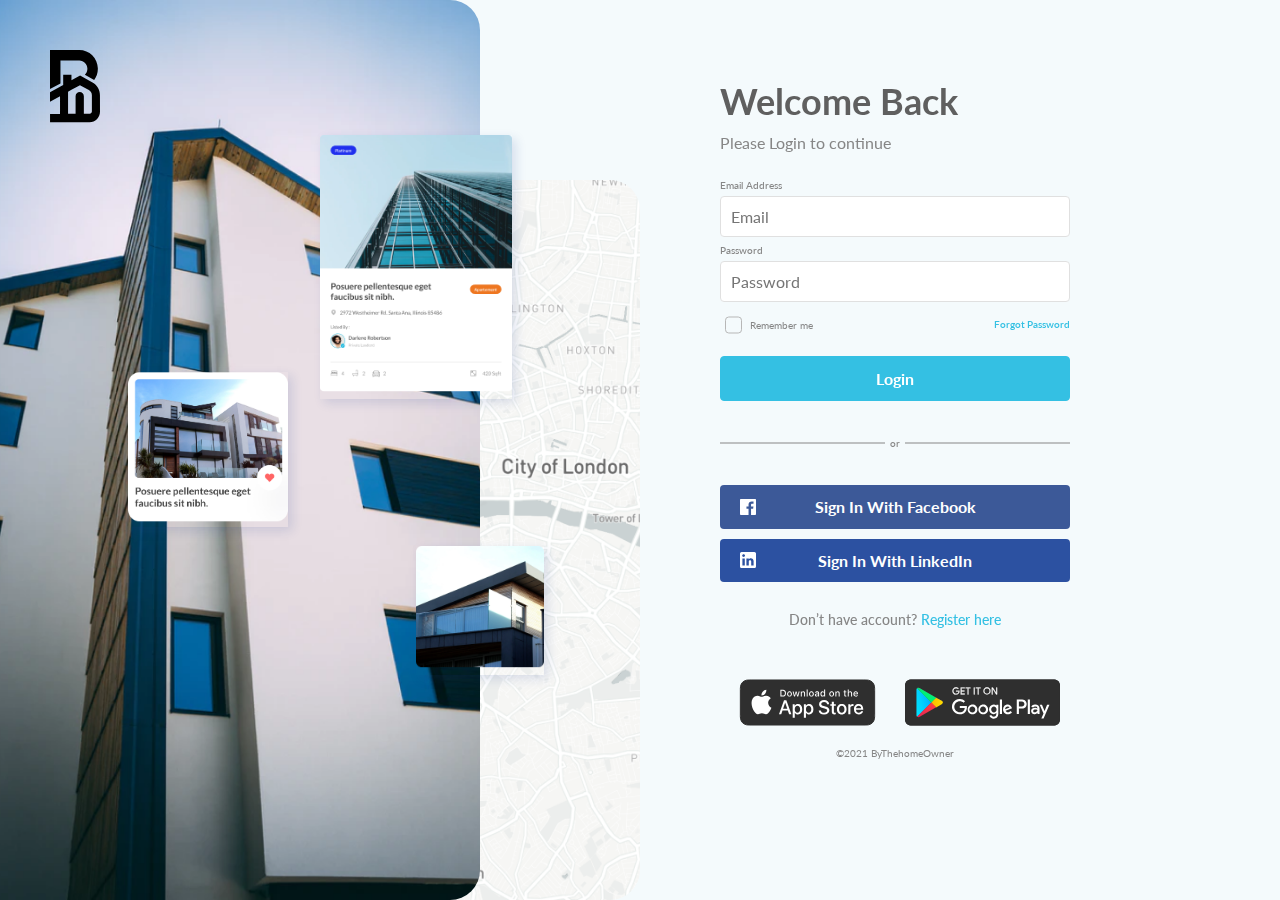
<file: login.html>
<!DOCTYPE html>
<html lang="en">

<head>
    <meta charset="UTF-8">
    <meta http-equiv="X-UA-Compatible" content="IE=edge">
    <meta name="viewport" content="width=device-width, initial-scale=1.0">
    <link rel="preconnect" href="https://fonts.googleapis.com">
    <link rel="preconnect" href="https://fonts.gstatic.com" crossorigin>
    <link
        href="https://fonts.googleapis.com/css2?family=Lato:ital,wght@0,100;0,300;0,400;0,700;0,900;1,100;1,300;1,400;1,700;1,900&display=swap"
        rel="stylesheet">
    <link rel="stylesheet" href="assets/css/main.css">
    <title>Log in</title>
</head>

<body>
    <!-- loginPages section start
    =============================================================== -->
    <section class="loginPages">
        <div class="loginPages__image">
            <div class="loginPages__image-logo">
                <img src="assets/images/loginPages/logoDark.svg" alt="">
            </div>
            <div class="loginPages__image-bg">
                <img src="assets/images/loginPages/loginBg.png" alt="">
            </div>
            <div class="loginPages__image-map">
                <img src="assets/images/loginPages/loginMap.png" alt="">
            </div>
            <div class="loginPages__image-card">
                <img src="assets/images/loginPages/loginCard.png" alt="">
            </div>
            <div class="loginPages__image-card-md">
                <img src="assets/images/loginPages/loginCardMd.png" alt="">
            </div>
            <div class="loginPages__image-card-sm">
                <img src="assets/images/loginPages/loginCardSm.png" alt="">
            </div>
        </div>
        <div class="loginPages__content">
            <section class="login loginItem active" id="login">
                <div class="login__inner">
                    <div class="login__inner-body">
                        <h4 class="bold">
                            Welcome Back
                        </h4>
                        <p>
                            Please Login to continue
                        </p>
                        <form action="#" class="loginForm m-t-40">
                            <div class="input__outer">
                                <label for="">
                                    Email Address
                                </label>
                                <input type="text" placeholder="Email">
                            </div>
                            <div class="input__outer">
                                <label for="">
                                    Password
                                </label>
                                <input type="password" placeholder="Password">
                            </div>
                            <div class="loginForm__row">
                                <div class="loginForm__check">
                                    <input type="checkbox" id="">
                                    <label for="">Remember me</label>
                                </div>
                                <div class="loginForm__forget loginBtn" data-tab="#forget">
                                    Forgot Password
                                </div>
                            </div>
                            <button type="submit" class="btn__secondary">
                                Login
                            </button>
                            <div class="loginForm__or">
                                <span>or</span>
                            </div>
                            <a href="#" class="loginForm__social facebook">
                                <svg width="16" height="17" viewBox="0 0 16 17" fill="none"
                                    xmlns="http://www.w3.org/2000/svg">
                                    <path
                                        d="M15.1169 0.5H0.883111C0.648896 0.5 0.424273 0.593042 0.258657 0.758657C0.0930418 0.924273 0 1.1489 0 1.38311V15.6171C5.89273e-05 15.8513 0.0931268 16.0759 0.258736 16.2414C0.424345 16.407 0.648934 16.5 0.883111 16.5H8.546V10.304H6.46089V7.88933H8.546V6.10844C8.546 4.04178 9.80822 2.91667 11.6518 2.91667C12.5349 2.91667 13.2938 2.98222 13.5151 3.01178V5.17156L12.2364 5.17222C11.2338 5.17222 11.0398 5.64867 11.0398 6.34778V7.88956H13.4309L13.1196 10.3042H11.0398V16.5H15.1171C15.3513 16.4999 15.5759 16.4069 15.7414 16.2413C15.907 16.0757 16 15.8511 16 15.6169V1.38311C16 1.1489 15.907 0.924273 15.7413 0.758657C15.5757 0.593042 15.3511 0.5 15.1169 0.5Z"
                                        fill="white" />
                                </svg>
                                Sign In With Facebook
                            </a>
                            <a href="#" class="loginForm__social linked">
                                <svg width="16" height="17" viewBox="0 0 16 17" fill="none"
                                    xmlns="http://www.w3.org/2000/svg">
                                    <path
                                        d="M14.4 0.5H1.6C0.72 0.5 0 1.22 0 2.1V14.9C0 15.78 0.72 16.5 1.6 16.5H14.4C15.28 16.5 16 15.78 16 14.9V2.1C16 1.22 15.28 0.5 14.4 0.5ZM4.8 14.1H2.4V6.9H4.8V14.1ZM3.6 5.54C2.8 5.54 2.16 4.9 2.16 4.1C2.16 3.3 2.8 2.66 3.6 2.66C4.4 2.66 5.04 3.3 5.04 4.1C5.04 4.9 4.4 5.54 3.6 5.54ZM13.6 14.1H11.2V9.86C11.2 9.22003 10.64 8.66 10 8.66C9.36 8.66 8.8 9.22003 8.8 9.86V14.1H6.4V6.9H8.8V7.86C9.2 7.22 10.08 6.74 10.8 6.74C12.32 6.74 13.6 8.02 13.6 9.54V14.1Z"
                                        fill="white" />
                                </svg>
                                Sign In With LinkedIn
                            </a>
                            <p>
                                Don’t have account? <a href="register.html">Register here</a>
                            </p>
                            <div class="loginForm__btns wow fadeInUp" data-wow-duration=".6s" data-wow-delay=".3s">
                                <button>
                                    <img src="assets/images/appBtns/apple.svg" alt="">
                                </button>
                                <button>
                                    <img src="assets/images/appBtns/google.svg" alt="">
                                </button>
                            </div>
                            <div class="loginForm__copyright">
                                ©2021 ByThehomeOwner
                            </div>
                        </form>
                    </div>
                </div>
            </section>
            <section class="login loginItem" id="forget">
                <div class="login__inner">
                    <div class="login__inner-body">
                        <div class="login__inner-back loginBtn" data-tab="#login">
                            <svg width="6" height="9" viewBox="0 0 6 9" fill="none" xmlns="http://www.w3.org/2000/svg">
                                <path d="M4.66683 1.5L1.3335 4.83333L4.66683 8.16667" stroke="#34C0E3"
                                    stroke-width="1.33333" stroke-linecap="round" stroke-linejoin="round" />
                            </svg>

                            Back
                        </div>
                        <h4 class="bold">
                            Forgot password
                        </h4>
                        <form action="#" class="loginForm">
                            <div class="input__outer">
                                <label for="">
                                    Email Address
                                </label>
                                <input type="text" placeholder="Email">
                            </div>
                            <button type="submit" class="btn__secondary">
                                Get Code
                            </button>
                            <p class="m-t-20">
                                Don’t have account? <a href="register.html">Register here</a>
                            </p>
                        </form>
                    </div>

                </div>
            </section>
        </div>
    </section>
    <!-- loginPages section end
    =============================================================== -->
    <script src="assets/js/login.js"></script>
</body>

</html>
</file>
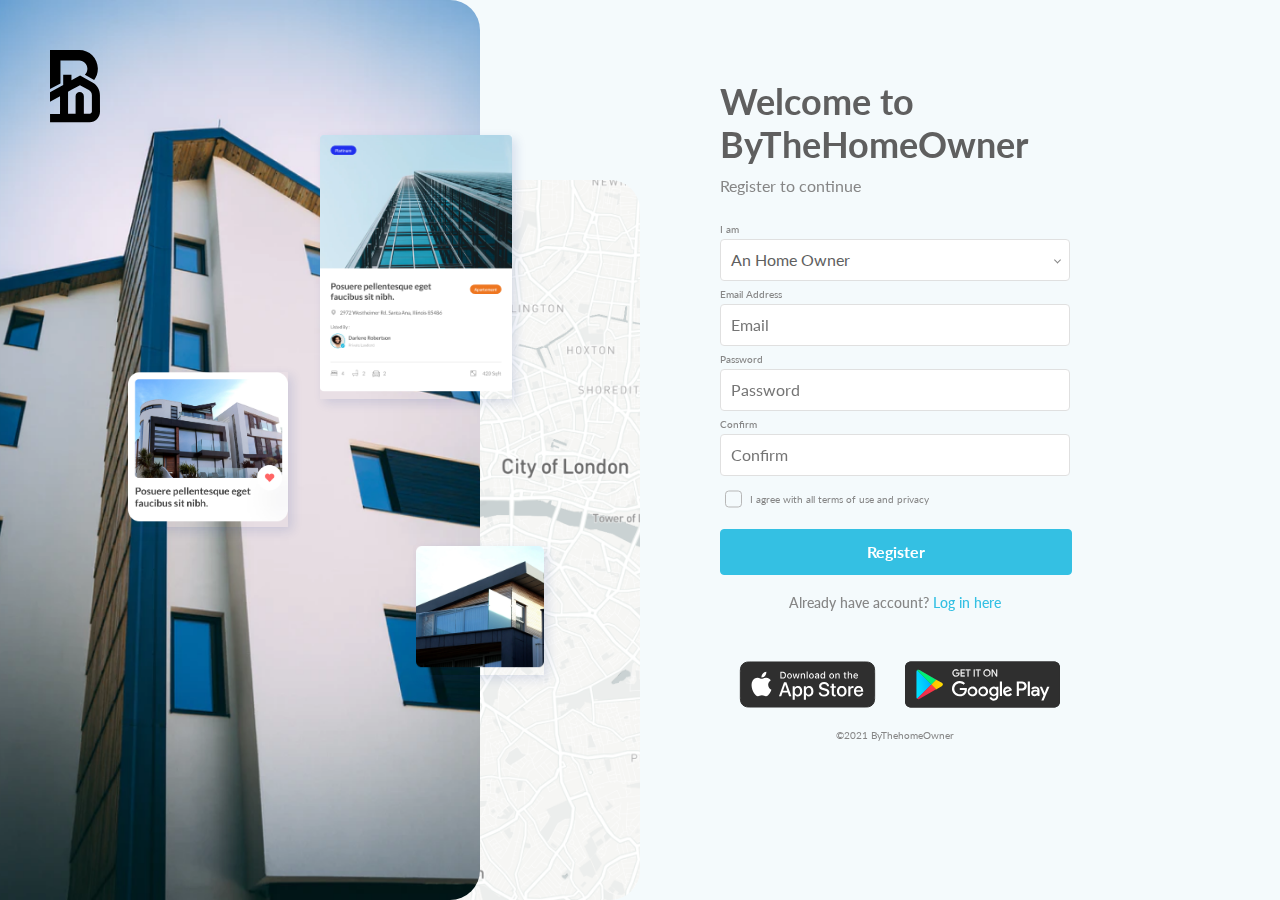
<file: register.html>
<!DOCTYPE html>
<html lang="en">

<head>
    <meta charset="UTF-8">
    <meta http-equiv="X-UA-Compatible" content="IE=edge">
    <meta name="viewport" content="width=device-width, initial-scale=1.0">
    <link rel="preconnect" href="https://fonts.googleapis.com">
    <link rel="preconnect" href="https://fonts.gstatic.com" crossorigin>
    <link
        href="https://fonts.googleapis.com/css2?family=Lato:ital,wght@0,100;0,300;0,400;0,700;0,900;1,100;1,300;1,400;1,700;1,900&display=swap"
        rel="stylesheet">
    <link rel="stylesheet" href="assets/css/main.css">
    <title>Log-in</title>
</head>

<body>
    <!-- loginPages section start
    =============================================================== -->
    <section class="loginPages">
        <div class="loginPages__image">
            <div class="loginPages__image-logo">
                <img src="assets/images/loginPages/logoDark.svg" alt="">
            </div>
            <div class="loginPages__image-bg">
                <img src="assets/images/loginPages/loginBg.png" alt="">
            </div>
            <div class="loginPages__image-map">
                <img src="assets/images/loginPages/loginMap.png" alt="">
            </div>
            <div class="loginPages__image-card">
                <img src="assets/images/loginPages/loginCard.png" alt="">
            </div>
            <div class="loginPages__image-card-md">
                <img src="assets/images/loginPages/loginCardMd.png" alt="">
            </div>
            <div class="loginPages__image-card-sm">
                <img src="assets/images/loginPages/loginCardSm.png" alt="">
            </div>
        </div>
        <div class="loginPages__content">
            <section class="login loginItem active" id="register-1">
                <div class="login__inner">
                    <div class="login__inner-body">
                        <h4 class="bold">
                            Welcome to <br> ByTheHomeOwner
                        </h4>
                        <p>
                            Register to continue
                        </p>
                        <form action="#" class="loginForm">
                            <div class="select__outer">
                                <label for="">I am</label>
                                <div class="custom-select">
                                    <select>
                                        <option value="0">An Home Owner</option>
                                        <option value="1">An Home Owner</option>
                                        <option value="2">An Agent</option>
                                        <option value="3">A Buyer</option>
                                        <option value="4">A Renter</option>
                                    </select>
                                </div>
                            </div>
                            <div class="input__outer">
                                <label for="">
                                    Email Address
                                </label>
                                <input type="text" placeholder="Email">
                            </div>
                            <div class="input__outer">
                                <label for="">
                                    Password
                                </label>
                                <input type="password" placeholder="Password">
                            </div>
                            <div class="input__outer">
                                <label for="">
                                    Confirm
                                </label>
                                <input type="password" placeholder="Confirm">
                            </div>
                            <div class="loginForm__row">
                                <div class="loginForm__check">
                                    <input type="checkbox" id="">
                                    <label for="">I agree with all terms of use and privacy</label>
                                </div>
                            </div>
                            <div class="btn__secondary loginBtn" data-tab="#register-2">
                                Register
                            </div>
                            <p class="m-t-20">
                                Already have account? <a href="login.html">Log in here</a>
                            </p>
                            <div class="loginForm__btns wow fadeInUp" data-wow-duration=".6s" data-wow-delay=".3s">
                                <button>
                                    <img src="assets/images/appBtns/apple.svg" alt="">
                                </button>
                                <button>
                                    <img src="assets/images/appBtns/google.svg" alt="">
                                </button>
                            </div>
                            <div class="loginForm__copyright">
                                ©2021 ByThehomeOwner
                            </div>
                        </form>
                    </div>
                </div>
            </section>
            <section class="login loginItem" id="register-2">
                <div class="login__inner">
                    <div class="login__inner-body">
                        <h4 class="bold">
                            Welcome to <br> ByTheHomeOwner
                        </h4>
                        <p>
                            Follow this step for Register as a New User
                        </p>
                        <form action="#" class="loginForm w-secondary">
                            <div class="subtitle-2 semi-bold">
                                Personal Detail
                            </div>
                            <div class="input__row">
                                <div class="input__column">
                                    <div class="input__outer">
                                        <label for="">
                                            First Name
                                        </label>
                                        <input type="text" placeholder="First Name">
                                    </div>
                                </div>
                                <div class="input__column">
                                    <div class="input__outer">
                                        <label for="">
                                            Mid Name
                                        </label>
                                        <input type="text" placeholder="Mid Name">
                                    </div>
                                </div>
                                <div class="input__column">
                                    <div class="input__outer">
                                        <label for="">
                                            Last Name
                                        </label>
                                        <input type="text" placeholder="Last Name">
                                    </div>
                                </div>
                            </div>
                            <div class="upload">
                                <div class="upload__image">
                                    <div class="upload__image-uploaded">
                                        <img id="blah" src="assets/images/loginPages/profile.svg" alt="" />
                                    </div>
                                </div>
                                <div class="upload__content">
                                    <div class="upload__content-file">
                                        <input class="" type="file" onchange="readURL(this);">
                                        <label class="btn__primary" for="">
                                            Upload Profile Photo
                                        </label>
                                    </div>
                                    <div class="upload__content-text">
                                        Upload your profile photo max File size 25Mb
                                    </div>
                                </div>
                            </div>
                            <div class="textarea__outer">
                                <label for="">Tell Us About you</label>
                                <textarea name="" id="" cols="30" rows="5" placeholder="About me"></textarea>
                            </div>
                            <div class="loginForm__link">
                                <div class="loginForm__link-icon">
                                    <svg width="24" height="24" viewBox="0 0 24 24" fill="none"
                                        xmlns="http://www.w3.org/2000/svg">
                                        <path
                                            d="M22.6753 0H1.32467C0.973344 0 0.636409 0.139563 0.387986 0.387986C0.139563 0.636409 0 0.973344 0 1.32467V22.6757C8.8391e-05 23.0269 0.13969 23.3638 0.388104 23.6121C0.636517 23.8605 0.973401 24 1.32467 24H12.819V14.706H9.69133V11.084H12.819V8.41267C12.819 5.31267 14.7123 3.625 17.4777 3.625C18.8023 3.625 19.9407 3.72333 20.2727 3.76767V7.00733L18.3547 7.00833C16.8507 7.00833 16.5597 7.723 16.5597 8.77167V11.0843H20.1463L19.6793 14.7063H16.5597V24H22.6757C23.0269 23.9999 23.3638 23.8603 23.6121 23.6119C23.8605 23.3635 24 23.0266 24 22.6753V1.32467C24 0.973344 23.8604 0.636409 23.612 0.387986C23.3636 0.139563 23.0267 0 22.6753 0Z"
                                            fill="#868686" />
                                    </svg>
                                </div>
                                <div class="input__outer">
                                    <input type="text" placeholder="Facebook.com/">
                                    <svg width="16" height="16" viewBox="0 0 16 16" fill="none"
                                        xmlns="http://www.w3.org/2000/svg">
                                        <path
                                            d="M6.66675 8.66672C6.95305 9.04948 7.31832 9.36618 7.73778 9.59535C8.15724 9.82452 8.62109 9.9608 9.09785 9.99495C9.57461 10.0291 10.0531 9.9603 10.501 9.79325C10.9488 9.62619 11.3555 9.36477 11.6934 9.02672L13.6934 7.02672C14.3006 6.39805 14.6366 5.55604 14.629 4.68205C14.6214 3.80806 14.2708 2.97202 13.6528 2.354C13.0348 1.73597 12.1987 1.38541 11.3248 1.37781C10.4508 1.37022 9.60876 1.7062 8.98008 2.31339L7.83341 3.45339"
                                            stroke="#868686" stroke-width="1.33333" stroke-linecap="round"
                                            stroke-linejoin="round" />
                                        <path
                                            d="M9.33347 7.33332C9.04716 6.95057 8.68189 6.63387 8.26243 6.40469C7.84297 6.17552 7.37913 6.03924 6.90237 6.0051C6.4256 5.97095 5.94708 6.03974 5.49924 6.2068C5.0514 6.37386 4.64472 6.63527 4.3068 6.97332L2.3068 8.97332C1.69961 9.60199 1.36363 10.444 1.37122 11.318C1.37881 12.192 1.72938 13.028 2.3474 13.646C2.96543 14.2641 3.80147 14.6146 4.67546 14.6222C5.54945 14.6298 6.39146 14.2938 7.02013 13.6867L8.16013 12.5467"
                                            stroke="#868686" stroke-width="1.33333" stroke-linecap="round"
                                            stroke-linejoin="round" />
                                    </svg>
                                </div>
                            </div>
                            <div class="loginForm__link">
                                <div class="loginForm__link-icon">
                                    <svg width="24" height="24" viewBox="0 0 24 24" fill="none"
                                        xmlns="http://www.w3.org/2000/svg">
                                        <path
                                            d="M11.9968 7.9983C9.79333 7.9983 7.99515 9.79651 7.99515 12C7.99515 14.2035 9.79333 16.0017 11.9968 16.0017C14.2002 16.0017 15.9984 14.2035 15.9984 12C15.9984 9.79651 14.2002 7.9983 11.9968 7.9983ZM23.9987 12C23.9987 10.3429 24.0137 8.70077 23.9206 7.04665C23.8275 5.12536 23.3893 3.4202 21.9843 2.01525C20.5764 0.607302 18.8743 0.172008 16.953 0.0789456C15.2959 -0.0141173 13.6539 0.000892936 11.9998 0.000892936C10.3427 0.000892936 8.70061 -0.0141173 7.04652 0.0789456C5.12526 0.172008 3.42014 0.610305 2.01522 2.01525C0.607291 3.42321 0.172005 5.12536 0.0789442 7.04665C-0.014117 8.70377 0.000892919 10.3459 0.000892919 12C0.000892919 13.6541 -0.014117 15.2992 0.0789442 16.9533C0.172005 18.8746 0.610293 20.5798 2.01522 21.9847C3.42314 23.3927 5.12526 23.828 7.04652 23.9211C8.70361 24.0141 10.3457 23.9991 11.9998 23.9991C13.6569 23.9991 15.2989 24.0141 16.953 23.9211C18.8743 23.828 20.5794 23.3897 21.9843 21.9847C23.3923 20.5768 23.8275 18.8746 23.9206 16.9533C24.0167 15.2992 23.9987 13.6571 23.9987 12ZM11.9968 18.1572C8.58954 18.1572 5.83973 15.4073 5.83973 12C5.83973 8.5927 8.58954 5.84284 11.9968 5.84284C15.404 5.84284 18.1538 8.5927 18.1538 12C18.1538 15.4073 15.404 18.1572 11.9968 18.1572ZM18.406 7.02864C17.6105 7.02864 16.968 6.38621 16.968 5.59067C16.968 4.79513 17.6105 4.1527 18.406 4.1527C19.2015 4.1527 19.8439 4.79513 19.8439 5.59067C19.8442 5.77957 19.8071 5.96667 19.735 6.14124C19.6628 6.31581 19.5569 6.47442 19.4233 6.608C19.2897 6.74157 19.1311 6.84748 18.9565 6.91967C18.782 6.99185 18.5949 7.02888 18.406 7.02864Z"
                                            fill="#888888" />
                                    </svg>
                                </div>
                                <div class="input__outer">
                                    <input type="text" placeholder="Instagram.com/">
                                    <svg width="16" height="16" viewBox="0 0 16 16" fill="none"
                                        xmlns="http://www.w3.org/2000/svg">
                                        <path
                                            d="M6.66675 8.66672C6.95305 9.04948 7.31832 9.36618 7.73778 9.59535C8.15724 9.82452 8.62109 9.9608 9.09785 9.99495C9.57461 10.0291 10.0531 9.9603 10.501 9.79325C10.9488 9.62619 11.3555 9.36477 11.6934 9.02672L13.6934 7.02672C14.3006 6.39805 14.6366 5.55604 14.629 4.68205C14.6214 3.80806 14.2708 2.97202 13.6528 2.354C13.0348 1.73597 12.1987 1.38541 11.3248 1.37781C10.4508 1.37022 9.60876 1.7062 8.98008 2.31339L7.83341 3.45339"
                                            stroke="#868686" stroke-width="1.33333" stroke-linecap="round"
                                            stroke-linejoin="round" />
                                        <path
                                            d="M9.33347 7.33332C9.04716 6.95057 8.68189 6.63387 8.26243 6.40469C7.84297 6.17552 7.37913 6.03924 6.90237 6.0051C6.4256 5.97095 5.94708 6.03974 5.49924 6.2068C5.0514 6.37386 4.64472 6.63527 4.3068 6.97332L2.3068 8.97332C1.69961 9.60199 1.36363 10.444 1.37122 11.318C1.37881 12.192 1.72938 13.028 2.3474 13.646C2.96543 14.2641 3.80147 14.6146 4.67546 14.6222C5.54945 14.6298 6.39146 14.2938 7.02013 13.6867L8.16013 12.5467"
                                            stroke="#868686" stroke-width="1.33333" stroke-linecap="round"
                                            stroke-linejoin="round" />
                                    </svg>
                                </div>
                            </div>
                            <div class="loginForm__link">
                                <div class="loginForm__link-icon">
                                    <svg width="22" height="18" viewBox="0 0 22 18" fill="none"
                                        xmlns="http://www.w3.org/2000/svg">
                                        <path
                                            d="M21.9999 2.13091C21.1762 2.49832 20.3024 2.73936 19.4077 2.84601C20.3501 2.27831 21.0553 1.38498 21.3919 0.332526C20.5061 0.86196 19.5368 1.23477 18.526 1.4348C18.1037 0.981299 17.5934 0.619948 17.0267 0.373141C16.46 0.126334 15.849 -0.000668532 15.2316 2.64641e-06C12.7391 2.64641e-06 10.718 2.03426 10.718 4.5443C10.718 4.90012 10.758 5.24731 10.8352 5.58013C7.08389 5.39056 3.7583 3.58125 1.5321 0.831599C1.13071 1.52514 0.919793 2.31371 0.920985 3.1164C0.920393 3.86458 1.10337 4.60133 1.45366 5.26117C1.80396 5.92101 2.31071 6.48352 2.92891 6.89871C2.21228 6.87579 1.51144 6.68093 0.884701 6.33032C0.884129 6.3493 0.884129 6.368 0.884129 6.38756C0.884129 8.58866 2.43978 10.4253 4.50427 10.8433C3.83951 11.0244 3.14253 11.051 2.46607 10.9209C3.04033 12.7259 4.70712 14.0402 6.68219 14.077C5.08337 15.3403 3.10905 16.0254 1.07669 16.0224C0.712422 16.0224 0.353293 16.0011 -0.00012207 15.9588C2.06361 17.2939 4.46546 18.0025 6.91847 18C15.2204 18 19.7603 11.076 19.7603 5.07156C19.7603 4.87481 19.7557 4.67834 19.7471 4.48303C20.6312 3.84039 21.3941 3.04383 21.9999 2.13091Z"
                                            fill="#888888" />
                                    </svg>
                                </div>
                                <div class="input__outer">
                                    <input type="text" placeholder="Twitter.com/">
                                    <svg width="16" height="16" viewBox="0 0 16 16" fill="none"
                                        xmlns="http://www.w3.org/2000/svg">
                                        <path
                                            d="M6.66675 8.66672C6.95305 9.04948 7.31832 9.36618 7.73778 9.59535C8.15724 9.82452 8.62109 9.9608 9.09785 9.99495C9.57461 10.0291 10.0531 9.9603 10.501 9.79325C10.9488 9.62619 11.3555 9.36477 11.6934 9.02672L13.6934 7.02672C14.3006 6.39805 14.6366 5.55604 14.629 4.68205C14.6214 3.80806 14.2708 2.97202 13.6528 2.354C13.0348 1.73597 12.1987 1.38541 11.3248 1.37781C10.4508 1.37022 9.60876 1.7062 8.98008 2.31339L7.83341 3.45339"
                                            stroke="#868686" stroke-width="1.33333" stroke-linecap="round"
                                            stroke-linejoin="round" />
                                        <path
                                            d="M9.33347 7.33332C9.04716 6.95057 8.68189 6.63387 8.26243 6.40469C7.84297 6.17552 7.37913 6.03924 6.90237 6.0051C6.4256 5.97095 5.94708 6.03974 5.49924 6.2068C5.0514 6.37386 4.64472 6.63527 4.3068 6.97332L2.3068 8.97332C1.69961 9.60199 1.36363 10.444 1.37122 11.318C1.37881 12.192 1.72938 13.028 2.3474 13.646C2.96543 14.2641 3.80147 14.6146 4.67546 14.6222C5.54945 14.6298 6.39146 14.2938 7.02013 13.6867L8.16013 12.5467"
                                            stroke="#868686" stroke-width="1.33333" stroke-linecap="round"
                                            stroke-linejoin="round" />
                                    </svg>
                                </div>
                            </div>

                        </form>
                    </div>
                    <div class="login__inner-footer">
                        <button class="btn__primary loginBtn" data-tab="#register-1">
                            Back
                        </button>
                        <button class="btn__secondary loginBtn" data-tab="#register-3">
                            Next
                        </button>
                    </div>
                </div>
            </section>
            <section class="login loginItem" id="register-3">
                <div class="login__inner">
                    <div class="login__inner-body">
                        <h4 class="bold">
                            Welcome to <br> ByTheHomeOwner
                        </h4>
                        <p>
                            Follow this step for Register as a New User
                        </p>
                        <form action="#" class="loginForm w-secondary">
                            <div class="subtitle-2 semi-bold">
                                Confrim Your Phone Number
                            </div>
                            <div class="loginForm__text">
                                Sapien egestas facilisis porttitor augue id arcu, adipiscing. Ut velit, diam
                                sagittis
                                auctor posuere ac dictum elementum. Nibh proin felis arcu tortor.
                            </div>
                            <div class="loginForm">
                                <div class="input__outer phone">
                                    <label for="">Phone Number</label>
                                    <div class="input__outer-phone">
                                        <input type="number" placeholder="+993">
                                        <input type="number" placeholder="654321">
                                    </div>
                                </div>
                                <button type="submit" class="btn__secondary">
                                    Send OTP
                                </button>
                            </div>
                        </form>
                    </div>
                    <div class="login__inner-footer">
                        <button class="btn__primary loginBtn" data-tab="#register-2">
                            Back
                        </button>
                        <button class="btn__secondary loginBtn" data-tab="#register-4">
                            Next
                        </button>
                    </div>
                </div>
            </section>
            <section class="login loginItem" id="register-4">
                <div class="login__inner">
                    <div class="login__inner-body">
                        <h4 class="bold">
                            Welcome to <br> ByTheHomeOwner
                        </h4>
                        <p>
                            Follow this step for Register as a New User
                        </p>
                        <form action="#" class="loginForm w-secondary">
                            <div class="subtitle-2 semi-bold">
                                Identify Yourself
                            </div>
                            <div class="select__outer">
                                <label for="">Photo ID</label>
                                <div class="custom-select">
                                    <select>
                                        <option value="0">International Passport</option>
                                        <option value="1">International Passport</option>
                                        <option value="2">Local Passport</option>
                                        <option value="3">Driving License</option>
                                    </select>
                                </div>
                            </div>
                            <div class="select__outer">
                                <label for="">Issuing Country</label>
                                <div class="custom-select">
                                    <select>
                                        <option value="0">England</option>
                                        <option value="1">America</option>
                                        <option value="2">Germany</option>
                                    </select>
                                </div>
                            </div>
                            <div class="input__outer">
                                <label for="">
                                    ID Number
                                </label>
                                <input type="number" placeholder="XXXXXXX">
                            </div>
                            <div class="input__row">
                                <div class="input__row-title">
                                    Birthday
                                </div>
                                <div class="input__column">
                                    <div class="select__outer">
                                        <div class="custom-select">
                                            <select>
                                                <option value="0">MM</option>
                                                <option value="1">January</option>
                                                <option value="2">February</option>
                                            </select>
                                        </div>
                                    </div>
                                </div>
                                <div class="input__column">
                                    <div class="select__outer">
                                        <div class="custom-select">
                                            <select>
                                                <option value="0">DD</option>
                                                <option value="1">1</option>
                                                <option value="2">2</option>
                                            </select>
                                        </div>
                                    </div>
                                </div>
                                <div class="input__column">
                                    <div class="select__outer">
                                        <div class="custom-select">
                                            <select>
                                                <option value="0">YY</option>
                                                <option value="1">1999</option>
                                                <option value="2">2000</option>
                                            </select>
                                        </div>
                                    </div>
                                </div>
                            </div>
                            <div class="upload__title semi-bold">
                                Government ID
                            </div>
                            <div class="upload">
                                <div class="upload__image-id">
                                    <div class="upload__image-id-uploaded">
                                        <img id="ID" src="assets/images/loginPages/id.svg" alt="" />
                                    </div>
                                </div>
                                <div class="upload__content">
                                    <div class="upload__content-file">
                                        <input class="" type="file" onchange="readURLID(this);">
                                        <label class="btn__primary" for="">
                                            Up Government ID
                                        </label>
                                    </div>
                                    <div class="upload__content-text">
                                        Upload your profile photo max File size 25Mb
                                    </div>
                                </div>
                            </div>
                        </form>
                    </div>
                    <div class="login__inner-footer">
                        <button class="btn__primary loginBtn" data-tab="#register-3">
                            Back
                        </button>
                        <button class="btn__secondary loginBtn" data-tab="#register-5">
                            Next
                        </button>
                    </div>
                </div>
            </section>
            <section class="login loginItem" id="register-5">
                <div class="login__inner">
                    <div class="login__inner-body">
                        <div class="login__success">
                            <h4 class="bold">
                                Registration <br> Successfully
                            </h4>
                            <p>
                                Sapien egestas facilisis porttitor augue id arcu, adipiscing. Ut velit, diam
                                sagittis auctor
                                posuere ac dictum elementum. Nibh proin felis arcu tortor.
                            </p>
                            <a href="#" class="btn__secondary">
                                Start Browsing Properties
                            </a>
                        </div>
                    </div>
                </div>
            </section>
        </div>
    </section>
    <!-- loginPages section end
    =============================================================== -->
    <script src="assets/js/jquery.js"></script>
    <script src="assets/js/customSelect.js"></script>
    <script src="assets/js/login.js"></script>
</body>

</html>
</file>
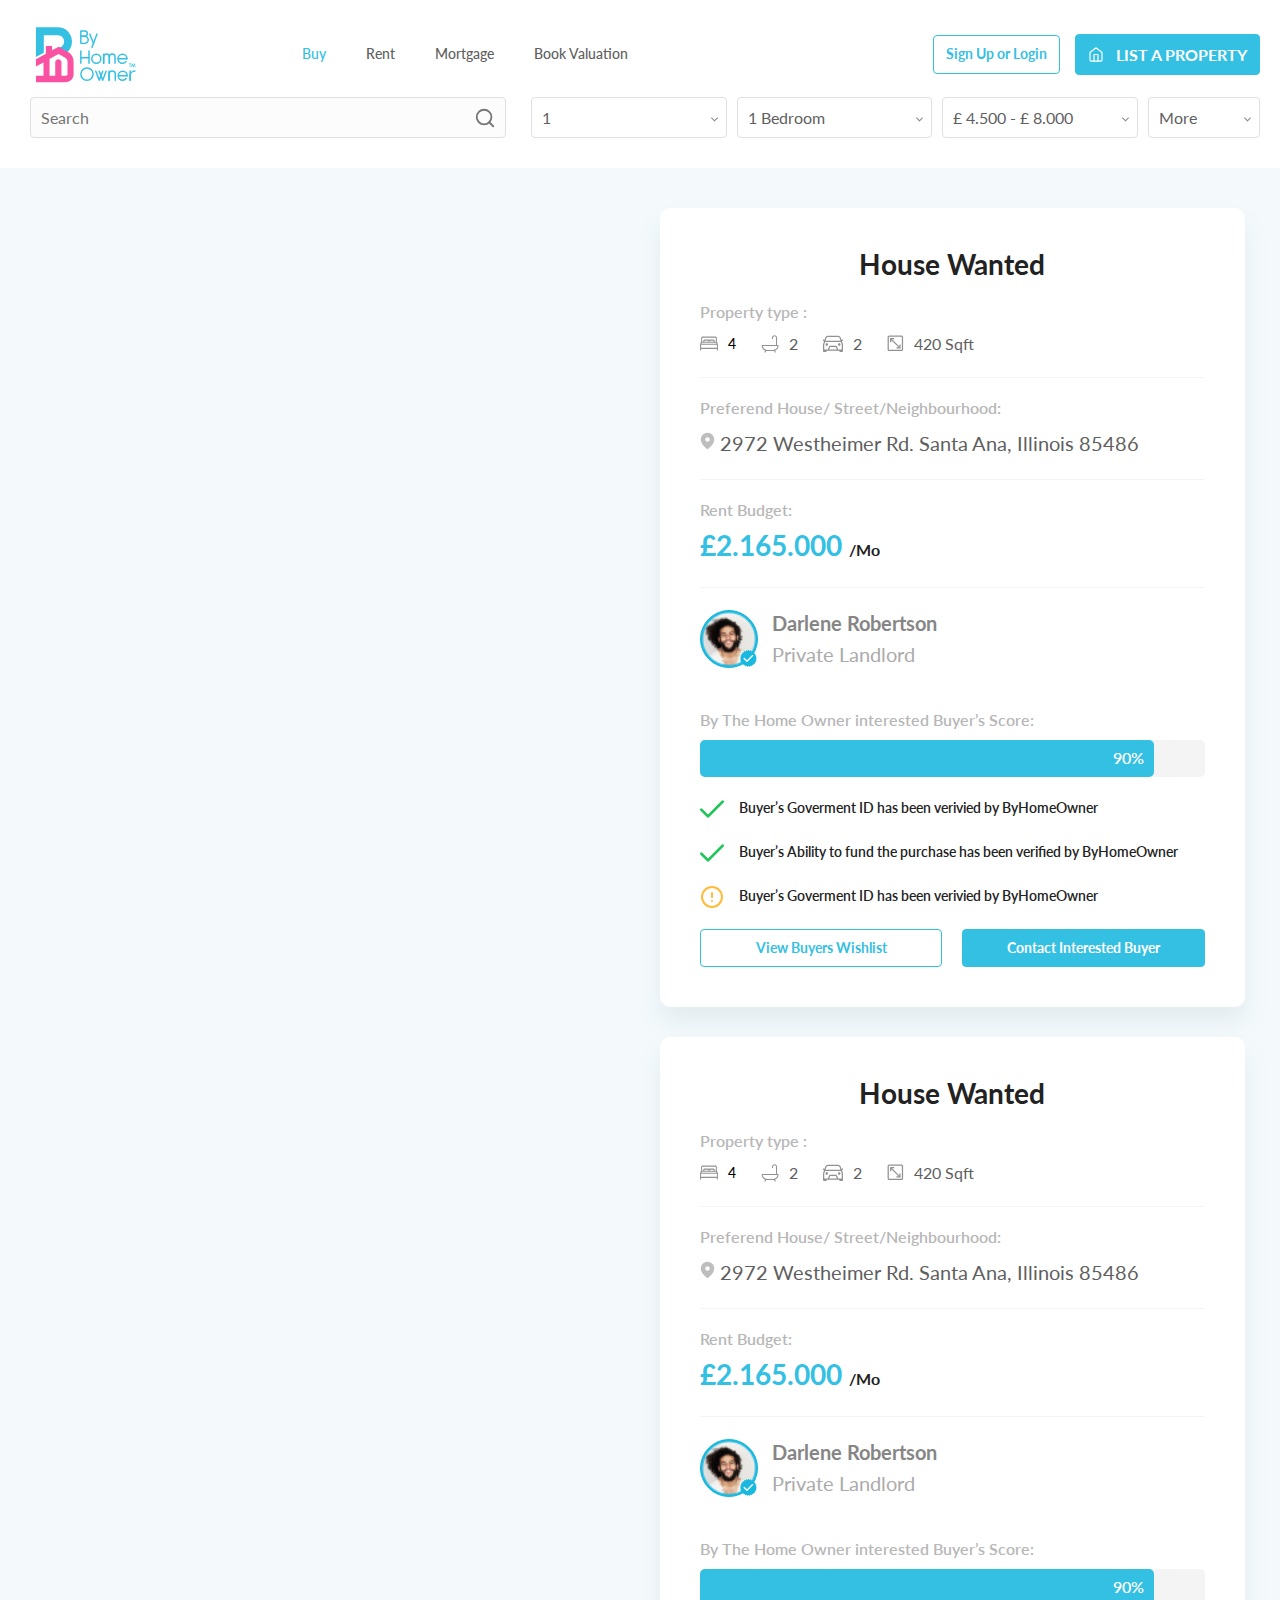
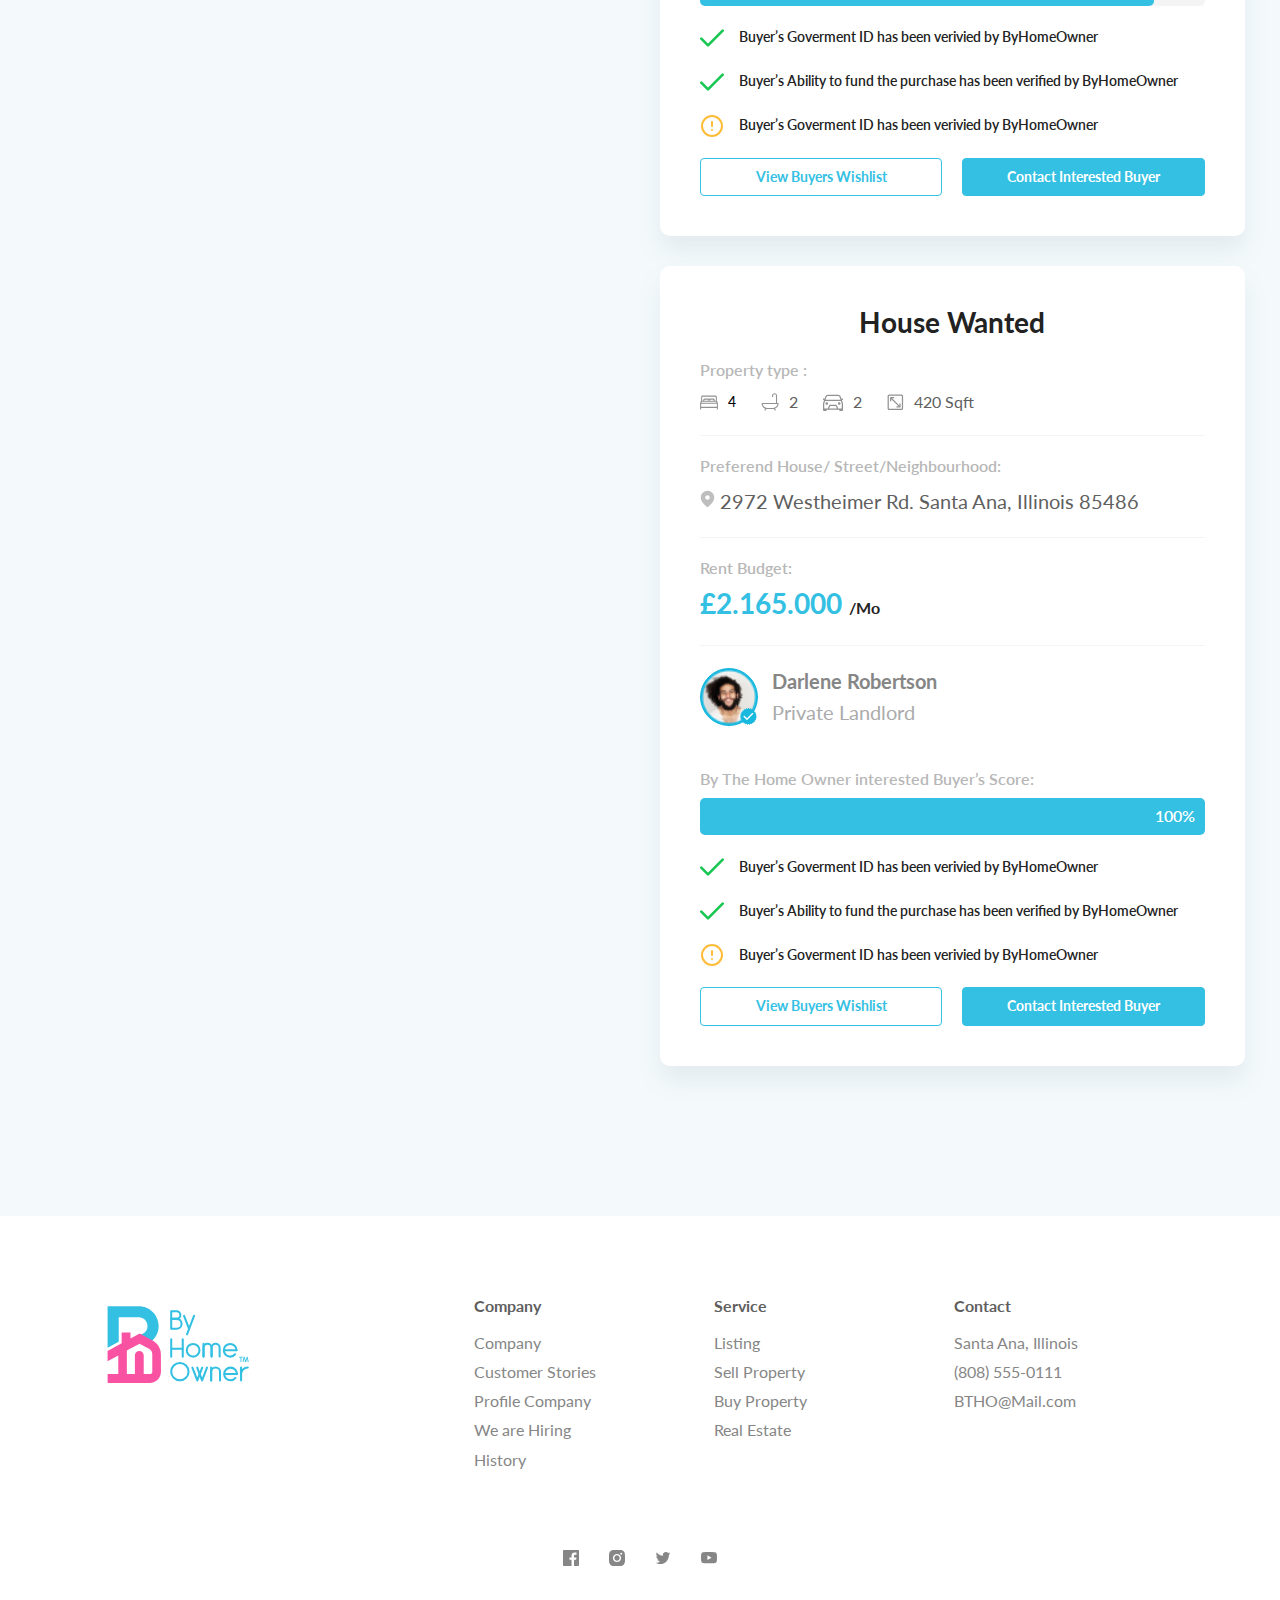
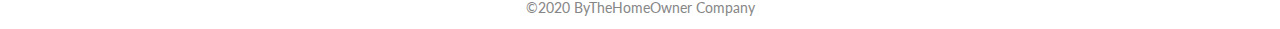
<file: result.html>
<!DOCTYPE html>
<html lang="en">

<head>
    <meta charset="UTF-8">
    <meta http-equiv="X-UA-Compatible" content="IE=edge">
    <meta name="viewport" content="width=device-width, initial-scale=1.0">
    <link rel="preconnect" href="https://fonts.googleapis.com">
    <link rel="preconnect" href="https://fonts.gstatic.com" crossorigin>
    <link
        href="https://fonts.googleapis.com/css2?family=Lato:ital,wght@0,100;0,300;0,400;0,700;0,900;1,100;1,300;1,400;1,700;1,900&display=swap"
        rel="stylesheet">
    <link rel="stylesheet" href="assets/css/main.css">
    <title>Result</title>
</head>

<body>
    <!-- header start
    =========================================== -->
    <header class="header white" id="header">
        <div class="extra__container">
            <div class="header__inner">
                <a href="index.html" class="header__inner-logo">
                    <img src="assets/images/logo.svg" alt="">
                </a>
                <nav class="nav" id="menu">
                    <div class="nav__inner">
                        <a href="#" class="nav__inner-link active">
                            Buy
                        </a>
                        <a href="#" class="nav__inner-link">
                            Rent
                        </a>
                        <a href="#" class="nav__inner-link">
                            Mortgage
                        </a>
                        <a href="#" class="nav__inner-link">
                            Book Valuation
                        </a>
                        <a href="#" class="btn__primary">
                            Sign Up or Login
                        </a>
                        <a href="#" class="btn__secondary">
                            <svg width="16" height="17" viewBox="0 0 16 17" fill="none"
                                xmlns="http://www.w3.org/2000/svg">
                                <path
                                    d="M2.00049 6.4987L8.00049 1.83203L14.0005 6.4987V13.832C14.0005 14.1857 13.86 14.5248 13.61 14.7748C13.3599 15.0249 13.0208 15.1654 12.6672 15.1654H3.33382C2.9802 15.1654 2.64106 15.0249 2.39101 14.7748C2.14096 14.5248 2.00049 14.1857 2.00049 13.832V6.4987Z"
                                    stroke="" stroke-width="1.17977" stroke-linecap="round" stroke-linejoin="round" />
                                <path d="M6 15.1667V8.5H10V15.1667" stroke="" stroke-width="1.17977"
                                    stroke-linecap="round" stroke-linejoin="round" />
                            </svg>
                            LIST A PROPERTY
                        </a>
                    </div>
                </nav>
                <div class="burger" id="menuBtn"></div>
                <div class="header__inner-btns">
                    <a href="#" class="btn__primary">
                        Sign Up or Login
                    </a>
                    <a href="#" class="btn__secondary">
                        <svg width="16" height="17" viewBox="0 0 16 17" fill="none" xmlns="http://www.w3.org/2000/svg">
                            <path
                                d="M2.00049 6.4987L8.00049 1.83203L14.0005 6.4987V13.832C14.0005 14.1857 13.86 14.5248 13.61 14.7748C13.3599 15.0249 13.0208 15.1654 12.6672 15.1654H3.33382C2.9802 15.1654 2.64106 15.0249 2.39101 14.7748C2.14096 14.5248 2.00049 14.1857 2.00049 13.832V6.4987Z"
                                stroke="" stroke-width="1.17977" stroke-linecap="round" stroke-linejoin="round" />
                            <path d="M6 15.1667V8.5H10V15.1667" stroke="" stroke-width="1.17977" stroke-linecap="round"
                                stroke-linejoin="round" />
                        </svg>
                        LIST A PROPERTY
                    </a>
                </div>
            </div>
        </div>
    </header>
    <!-- header end
    =========================================== -->
    <!-- result start
    =========================================== -->
    <section class="result">
        <form action="#" class="result__header">
            <div class="extra__container">
                <div class="result__header-row">
                    <div class="result__header-column">
                        <div class="input__outer search">
                            <input type="text" placeholder="Search">
                            <svg width="24" height="24" viewBox="0 0 24 24" fill="none"
                                xmlns="http://www.w3.org/2000/svg">
                                <path
                                    d="M11 19C15.4183 19 19 15.4183 19 11C19 6.58172 15.4183 3 11 3C6.58172 3 3 6.58172 3 11C3 15.4183 6.58172 19 11 19Z"
                                    stroke="#777777" stroke-width="2" stroke-linecap="round" stroke-linejoin="round" />
                                <path d="M20.9999 21.0004L16.6499 16.6504" stroke="#777777" stroke-width="2"
                                    stroke-linecap="round" stroke-linejoin="round" />
                            </svg>

                        </div>
                    </div>
                    <div class="result__header-column">
                        <div class="select__outer">
                            <div class="custom-select">
                                <select>
                                    <option value="1">1</option>
                                    <option value="2">2s</option>
                                    <option value="3">3s</option>
                                </select>
                            </div>
                        </div>
                        <div class="select__outer">
                            <div class="custom-select">
                                <select>
                                    <option value="1">1 Bedroom</option>
                                    <option value="2">2 Bedrooms</option>
                                    <option value="3">3 Bedrooms</option>
                                </select>
                            </div>
                        </div>
                        <div class="select__outer">
                            <div class="custom-select">
                                <select>
                                    <option value="1">£ 4.500 - £ 8.000</option>
                                    <option value="2">£ 4.500 - £ 8.000</option>
                                    <option value="3">£ 4.500 - £ 8.000</option>
                                </select>
                            </div>
                        </div>
                        <div class="select__outer">
                            <div class="custom-select">
                                <select>
                                    <option value="1">More</option>
                                    <option value="2">More</option>
                                    <option value="3">More</option>
                                </select>
                            </div>
                        </div>
                    </div>
                </div>
            </div>
        </form>
        <div class="anchor" id="stickyPosition"></div>
        <div class="result__body">
            <div class="extra__container">
                <div class="result__body-inner">
                    <div class="result__body-inner-map">
                        <iframe
                            src="https://www.google.com/maps/embed?pb=!1m18!1m12!1m3!1d158858.47339566963!2d-0.24168015785323108!3d51.52855824289784!2m3!1f0!2f0!3f0!3m2!1i1024!2i768!4f13.1!3m3!1m2!1s0x47d8a00baf21de75%3A0x52963a5addd52a99!2sLondon!5e0!3m2!1sen!2suk!4v1628253550015!5m2!1sen!2suk"
                            style="border:0;" allowfullscreen="" loading="lazy"></iframe>
                    </div>
                    <div class="result__body-inner-cards">
                        <div class="card__wanted">
                            <div class="card__wanted-legend">
                                House Wanted
                            </div>
                            <div class="card__wanted-box">
                                <div class="card__wanted-label">
                                    Property type :
                                </div>
                                <div class="card__wanted-type">
                                    <div class="card__wanted-type-info">
                                        <div class="card__wanted-type-info-icon">
                                            <img src="assets/images/card/bed.svg" alt="">
                                        </div>
                                        <div class="card__wanted-type-row-info-number">
                                            4
                                        </div>
                                    </div>
                                    <div class="card__wanted-type-info">
                                        <div class="card__wanted-type-info-icon">
                                            <img src="assets/images/card/toilet.svg" alt="">
                                        </div>
                                        <div class="card__wanted-type-info-number">
                                            2
                                        </div>
                                    </div>
                                    <div class="card__wanted-type-info">
                                        <div class="card__wanted-type-info-icon">
                                            <img src="assets/images/card/car.svg" alt="">
                                        </div>
                                        <div class="card__wanted-type-info-number">
                                            2
                                        </div>
                                    </div>
                                    <div class="card__wanted-type-info">
                                        <div class="card__wanted-type-info-icon">
                                            <img src="assets/images/card/arrows.svg" alt="">
                                        </div>
                                        <div class="card__wanted-type-info-number">
                                            420 Sqft
                                        </div>
                                    </div>
                                </div>
                            </div>
                            <div class="card__wanted-box">
                                <div class="card__wanted-label">
                                    Preferend House/ Street/Neighbourhood:
                                </div>
                                <div class="card__wanted-location">
                                    <svg viewBox="0 0 12 16" fill="none" xmlns="http://www.w3.org/2000/svg">
                                        <path fill-rule="evenodd" clip-rule="evenodd"
                                            d="M6 15.3337C6 15.3337 12 11.3337 12 6.66699C12 5.07569 11.3679 3.54957 10.2426 2.42435C9.11742 1.29913 7.5913 0.666992 6 0.666992C4.4087 0.666992 2.88258 1.29913 1.75736 2.42435C0.632141 3.54957 0 5.07569 0 6.66699C0 11.3337 6 15.3337 6 15.3337ZM8 6.66699C8 7.77156 7.10457 8.66699 6 8.66699C4.89543 8.66699 4 7.77156 4 6.66699C4 5.56242 4.89543 4.66699 6 4.66699C7.10457 4.66699 8 5.56242 8 6.66699Z"
                                            fill="#BEBEBE" />
                                    </svg>
                                    <span>
                                        2972 Westheimer Rd. Santa Ana, Illinois 85486
                                    </span>
                                </div>
                            </div>
                            <div class="card__wanted-box">
                                <div class="card__wanted-label">
                                    Rent Budget:
                                </div>
                                <div class="card__wanted-price">
                                    £2.165.000 <span>/Mo</span>
                                </div>
                            </div>
                            <div class="card__wanted-info">
                                <div class="card__wanted-info-avatar">
                                    <img src="assets/images/card/avatar.png" alt="">
                                    <svg viewBox="0 0 12 12" fill="none" xmlns="http://www.w3.org/2000/svg">
                                        <path
                                            d="M5.63877 0.327601C5.68152 -0.1092 6.31848 -0.1092 6.36123 0.327601C6.39886 0.712158 6.93145 0.779439 7.06354 0.416324C7.21358 0.00387675 7.83053 0.162282 7.7633 0.595991C7.70412 0.977827 8.20325 1.17544 8.42149 0.856586C8.66938 0.494409 9.22755 0.801266 9.05458 1.20463C8.9023 1.55975 9.3366 1.87529 9.62729 1.62072C9.95746 1.33157 10.4218 1.7676 10.1539 2.11528C9.91812 2.42137 10.2603 2.835 10.6052 2.66072C10.9969 2.46277 11.3382 3.00057 10.9923 3.27071C10.6877 3.50855 10.9163 3.99428 11.2937 3.91124C11.7223 3.81692 11.9191 4.4227 11.5169 4.59834C11.1628 4.75297 11.2634 5.28028 11.6496 5.29369C12.0882 5.30893 12.1282 5.94463 11.6949 6.01473C11.3135 6.07644 11.2798 6.6122 11.6505 6.72123C12.0715 6.84507 11.9522 7.47074 11.5151 7.43089C11.1303 7.3958 10.9644 7.90635 11.2964 8.10414C11.6734 8.3288 11.4022 8.90514 10.9888 8.75784C10.6248 8.62815 10.3371 9.08141 10.6095 9.35553C10.9188 9.6669 10.5128 10.1577 10.1489 9.9122C9.82864 9.69607 9.43732 10.0635 9.63291 10.3968C9.85506 10.7753 9.33976 11.1497 9.04842 10.8214C8.79194 10.5324 8.32152 10.7911 8.42809 11.1625C8.54914 11.5843 7.95691 11.8188 7.75637 11.4284C7.57981 11.0847 7.05985 11.2182 7.07071 11.6045C7.08304 12.0432 6.45111 12.123 6.35395 11.695C6.26841 11.3182 5.73159 11.3182 5.64605 11.695C5.54889 12.123 4.91696 12.0432 4.92929 11.6045C4.94015 11.2182 4.42019 11.0847 4.24363 11.4284C4.04309 11.8188 3.45086 11.5843 3.57191 11.1625C3.67848 10.7911 3.20806 10.5324 2.95158 10.8214C2.66024 11.1497 2.14494 10.7753 2.3671 10.3968C2.56268 10.0635 2.17136 9.69607 1.85106 9.9122C1.48725 10.1577 1.08124 9.6669 1.39055 9.35553C1.66287 9.08141 1.37522 8.62815 1.01124 8.75784C0.597807 8.90514 0.326604 8.3288 0.703632 8.10414C1.03556 7.90635 0.869677 7.3958 0.48488 7.43089C0.047805 7.47074 -0.0715493 6.84507 0.349504 6.72123C0.720198 6.6122 0.68649 6.07644 0.305055 6.01473C-0.1282 5.94463 -0.0882052 5.30893 0.350418 5.29369C0.73658 5.28028 0.837171 4.75297 0.483065 4.59834C0.0808532 4.4227 0.277684 3.81692 0.706317 3.91124C1.08368 3.99428 1.31225 3.50855 1.00772 3.27071C0.661828 3.00057 1.00313 2.46277 1.39484 2.66072C1.7397 2.835 2.08188 2.42137 1.84607 2.11528C1.57822 1.7676 2.04254 1.33157 2.37272 1.62072C2.6634 1.87529 3.0977 1.55975 2.94542 1.20463C2.77245 0.801266 3.33062 0.494409 3.57851 0.856586C3.79675 1.17544 4.29588 0.977827 4.2367 0.595992C4.16948 0.162282 4.78642 0.00387675 4.93646 0.416324C5.06855 0.779439 5.60114 0.712158 5.63877 0.327601Z"
                                            fill="#19B8DF" />
                                        <path
                                            d="M3.35355 5.64645C3.15829 5.45118 2.84171 5.45118 2.64645 5.64645C2.45118 5.84171 2.45118 6.15829 2.64645 6.35355L3.35355 5.64645ZM5 8L4.64645 8.35355C4.84171 8.54882 5.15829 8.54882 5.35355 8.35355L5 8ZM9.35355 4.35355C9.54882 4.15829 9.54882 3.84171 9.35355 3.64645C9.15829 3.45118 8.84171 3.45118 8.64645 3.64645L9.35355 4.35355ZM2.64645 6.35355L4.64645 8.35355L5.35355 7.64645L3.35355 5.64645L2.64645 6.35355ZM5.35355 8.35355L9.35355 4.35355L8.64645 3.64645L4.64645 7.64645L5.35355 8.35355Z"
                                            fill="white" />
                                    </svg>
                                </div>
                                <div class="card__wanted-info-name">
                                    Darlene Robertson
                                    <span>
                                        Private Landlord
                                    </span>
                                </div>
                            </div>
                            <div class="card__wanted-about">
                                <div class="card__wanted-label">
                                    By The Home Owner interested Buyer’s Score:
                                </div>
                                <div class="card__wanted-range">
                                    <span style="width: 90%;">
                                        <div class="card__wanted-range-number">
                                            90%
                                        </div>
                                    </span>

                                </div>
                                <div class="card__wanted-general">
                                    <svg width="18" height="13" viewBox="0 0 18 13" fill="none"
                                        xmlns="http://www.w3.org/2000/svg">
                                        <path d="M17 1L6 12L1 7" stroke="#1AC654" stroke-width="2"
                                            stroke-linecap="round" stroke-linejoin="round" />
                                    </svg>
                                    Buyer’s Goverment ID has been verivied by ByHomeOwner
                                </div>
                                <div class="card__wanted-general">
                                    <svg width="18" height="13" viewBox="0 0 18 13" fill="none"
                                        xmlns="http://www.w3.org/2000/svg">
                                        <path d="M17 1L6 12L1 7" stroke="#1AC654" stroke-width="2"
                                            stroke-linecap="round" stroke-linejoin="round" />
                                    </svg>
                                    Buyer’s Ability to fund the purchase has been verified by ByHomeOwner
                                </div>
                                <div class="card__wanted-general">
                                    <svg width="24" height="24" viewBox="0 0 24 24" fill="none"
                                        xmlns="http://www.w3.org/2000/svg">
                                        <path
                                            d="M12 22C17.5228 22 22 17.5228 22 12C22 6.47715 17.5228 2 12 2C6.47715 2 2 6.47715 2 12C2 17.5228 6.47715 22 12 22Z"
                                            stroke="#FFBC39" stroke-width="2" stroke-linecap="round"
                                            stroke-linejoin="round" />
                                        <path d="M12 8V12" stroke="#FFBC39" stroke-width="2" stroke-linecap="round"
                                            stroke-linejoin="round" />
                                        <path d="M12 16H12.01" stroke="#FFBC39" stroke-width="2" stroke-linecap="round"
                                            stroke-linejoin="round" />
                                    </svg>

                                    Buyer’s Goverment ID has been verivied by ByHomeOwner
                                </div>
                            </div>
                            <div class="card__wanted-footer">
                                <a href="#" class="btn__primary">
                                    View Buyers <br> Wishlist
                                </a>
                                <a href="#" class="btn__secondary">
                                    Contact <br> Interested Buyer
                                </a>
                            </div>
                        </div>
                        <div class="card__wanted">
                            <div class="card__wanted-legend">
                                House Wanted
                            </div>
                            <div class="card__wanted-box">
                                <div class="card__wanted-label">
                                    Property type :
                                </div>
                                <div class="card__wanted-type">

                                    <div class="card__wanted-type-info">
                                        <div class="card__wanted-type-info-icon">
                                            <img src="assets/images/card/bed.svg" alt="">
                                        </div>
                                        <div class="card__wanted-type-row-info-number">
                                            4
                                        </div>
                                    </div>
                                    <div class="card__wanted-type-info">
                                        <div class="card__wanted-type-info-icon">
                                            <img src="assets/images/card/toilet.svg" alt="">
                                        </div>
                                        <div class="card__wanted-type-info-number">
                                            2
                                        </div>
                                    </div>
                                    <div class="card__wanted-type-info">
                                        <div class="card__wanted-type-info-icon">
                                            <img src="assets/images/card/car.svg" alt="">
                                        </div>
                                        <div class="card__wanted-type-info-number">
                                            2
                                        </div>
                                    </div>
                                    <div class="card__wanted-type-info">
                                        <div class="card__wanted-type-info-icon">
                                            <img src="assets/images/card/arrows.svg" alt="">
                                        </div>
                                        <div class="card__wanted-type-info-number">
                                            420 Sqft
                                        </div>
                                    </div>
                                </div>
                            </div>
                            <div class="card__wanted-box">
                                <div class="card__wanted-label">
                                    Preferend House/ Street/Neighbourhood:
                                </div>
                                <div class="card__wanted-location">
                                    <svg viewBox="0 0 12 16" fill="none" xmlns="http://www.w3.org/2000/svg">
                                        <path fill-rule="evenodd" clip-rule="evenodd"
                                            d="M6 15.3337C6 15.3337 12 11.3337 12 6.66699C12 5.07569 11.3679 3.54957 10.2426 2.42435C9.11742 1.29913 7.5913 0.666992 6 0.666992C4.4087 0.666992 2.88258 1.29913 1.75736 2.42435C0.632141 3.54957 0 5.07569 0 6.66699C0 11.3337 6 15.3337 6 15.3337ZM8 6.66699C8 7.77156 7.10457 8.66699 6 8.66699C4.89543 8.66699 4 7.77156 4 6.66699C4 5.56242 4.89543 4.66699 6 4.66699C7.10457 4.66699 8 5.56242 8 6.66699Z"
                                            fill="#BEBEBE" />
                                    </svg>
                                    <span>
                                        2972 Westheimer Rd. Santa Ana, Illinois 85486
                                    </span>
                                </div>
                            </div>
                            <div class="card__wanted-box">
                                <div class="card__wanted-label">
                                    Rent Budget:
                                </div>
                                <div class="card__wanted-price">
                                    £2.165.000 <span>/Mo</span>
                                </div>
                            </div>
                            <div class="card__wanted-info">
                                <div class="card__wanted-info-avatar">
                                    <img src="assets/images/card/avatar.png" alt="">
                                    <svg viewBox="0 0 12 12" fill="none" xmlns="http://www.w3.org/2000/svg">
                                        <path
                                            d="M5.63877 0.327601C5.68152 -0.1092 6.31848 -0.1092 6.36123 0.327601C6.39886 0.712158 6.93145 0.779439 7.06354 0.416324C7.21358 0.00387675 7.83053 0.162282 7.7633 0.595991C7.70412 0.977827 8.20325 1.17544 8.42149 0.856586C8.66938 0.494409 9.22755 0.801266 9.05458 1.20463C8.9023 1.55975 9.3366 1.87529 9.62729 1.62072C9.95746 1.33157 10.4218 1.7676 10.1539 2.11528C9.91812 2.42137 10.2603 2.835 10.6052 2.66072C10.9969 2.46277 11.3382 3.00057 10.9923 3.27071C10.6877 3.50855 10.9163 3.99428 11.2937 3.91124C11.7223 3.81692 11.9191 4.4227 11.5169 4.59834C11.1628 4.75297 11.2634 5.28028 11.6496 5.29369C12.0882 5.30893 12.1282 5.94463 11.6949 6.01473C11.3135 6.07644 11.2798 6.6122 11.6505 6.72123C12.0715 6.84507 11.9522 7.47074 11.5151 7.43089C11.1303 7.3958 10.9644 7.90635 11.2964 8.10414C11.6734 8.3288 11.4022 8.90514 10.9888 8.75784C10.6248 8.62815 10.3371 9.08141 10.6095 9.35553C10.9188 9.6669 10.5128 10.1577 10.1489 9.9122C9.82864 9.69607 9.43732 10.0635 9.63291 10.3968C9.85506 10.7753 9.33976 11.1497 9.04842 10.8214C8.79194 10.5324 8.32152 10.7911 8.42809 11.1625C8.54914 11.5843 7.95691 11.8188 7.75637 11.4284C7.57981 11.0847 7.05985 11.2182 7.07071 11.6045C7.08304 12.0432 6.45111 12.123 6.35395 11.695C6.26841 11.3182 5.73159 11.3182 5.64605 11.695C5.54889 12.123 4.91696 12.0432 4.92929 11.6045C4.94015 11.2182 4.42019 11.0847 4.24363 11.4284C4.04309 11.8188 3.45086 11.5843 3.57191 11.1625C3.67848 10.7911 3.20806 10.5324 2.95158 10.8214C2.66024 11.1497 2.14494 10.7753 2.3671 10.3968C2.56268 10.0635 2.17136 9.69607 1.85106 9.9122C1.48725 10.1577 1.08124 9.6669 1.39055 9.35553C1.66287 9.08141 1.37522 8.62815 1.01124 8.75784C0.597807 8.90514 0.326604 8.3288 0.703632 8.10414C1.03556 7.90635 0.869677 7.3958 0.48488 7.43089C0.047805 7.47074 -0.0715493 6.84507 0.349504 6.72123C0.720198 6.6122 0.68649 6.07644 0.305055 6.01473C-0.1282 5.94463 -0.0882052 5.30893 0.350418 5.29369C0.73658 5.28028 0.837171 4.75297 0.483065 4.59834C0.0808532 4.4227 0.277684 3.81692 0.706317 3.91124C1.08368 3.99428 1.31225 3.50855 1.00772 3.27071C0.661828 3.00057 1.00313 2.46277 1.39484 2.66072C1.7397 2.835 2.08188 2.42137 1.84607 2.11528C1.57822 1.7676 2.04254 1.33157 2.37272 1.62072C2.6634 1.87529 3.0977 1.55975 2.94542 1.20463C2.77245 0.801266 3.33062 0.494409 3.57851 0.856586C3.79675 1.17544 4.29588 0.977827 4.2367 0.595992C4.16948 0.162282 4.78642 0.00387675 4.93646 0.416324C5.06855 0.779439 5.60114 0.712158 5.63877 0.327601Z"
                                            fill="#19B8DF" />
                                        <path
                                            d="M3.35355 5.64645C3.15829 5.45118 2.84171 5.45118 2.64645 5.64645C2.45118 5.84171 2.45118 6.15829 2.64645 6.35355L3.35355 5.64645ZM5 8L4.64645 8.35355C4.84171 8.54882 5.15829 8.54882 5.35355 8.35355L5 8ZM9.35355 4.35355C9.54882 4.15829 9.54882 3.84171 9.35355 3.64645C9.15829 3.45118 8.84171 3.45118 8.64645 3.64645L9.35355 4.35355ZM2.64645 6.35355L4.64645 8.35355L5.35355 7.64645L3.35355 5.64645L2.64645 6.35355ZM5.35355 8.35355L9.35355 4.35355L8.64645 3.64645L4.64645 7.64645L5.35355 8.35355Z"
                                            fill="white" />
                                    </svg>
                                </div>
                                <div class="card__wanted-info-name">
                                    Darlene Robertson
                                    <span>
                                        Private Landlord
                                    </span>
                                </div>
                            </div>
                            <div class="card__wanted-about">
                                <div class="card__wanted-label">
                                    By The Home Owner interested Buyer’s Score:
                                </div>
                                <div class="card__wanted-range">
                                    <span style="width: 90%;">
                                        <div class="card__wanted-range-number">
                                            90%
                                        </div>
                                    </span>

                                </div>
                                <div class="card__wanted-general">
                                    <svg width="18" height="13" viewBox="0 0 18 13" fill="none"
                                        xmlns="http://www.w3.org/2000/svg">
                                        <path d="M17 1L6 12L1 7" stroke="#1AC654" stroke-width="2"
                                            stroke-linecap="round" stroke-linejoin="round" />
                                    </svg>
                                    Buyer’s Goverment ID has been verivied by ByHomeOwner
                                </div>
                                <div class="card__wanted-general">
                                    <svg width="18" height="13" viewBox="0 0 18 13" fill="none"
                                        xmlns="http://www.w3.org/2000/svg">
                                        <path d="M17 1L6 12L1 7" stroke="#1AC654" stroke-width="2"
                                            stroke-linecap="round" stroke-linejoin="round" />
                                    </svg>
                                    Buyer’s Ability to fund the purchase has been verified by ByHomeOwner
                                </div>
                                <div class="card__wanted-general">
                                    <svg width="24" height="24" viewBox="0 0 24 24" fill="none"
                                        xmlns="http://www.w3.org/2000/svg">
                                        <path
                                            d="M12 22C17.5228 22 22 17.5228 22 12C22 6.47715 17.5228 2 12 2C6.47715 2 2 6.47715 2 12C2 17.5228 6.47715 22 12 22Z"
                                            stroke="#FFBC39" stroke-width="2" stroke-linecap="round"
                                            stroke-linejoin="round" />
                                        <path d="M12 8V12" stroke="#FFBC39" stroke-width="2" stroke-linecap="round"
                                            stroke-linejoin="round" />
                                        <path d="M12 16H12.01" stroke="#FFBC39" stroke-width="2" stroke-linecap="round"
                                            stroke-linejoin="round" />
                                    </svg>

                                    Buyer’s Goverment ID has been verivied by ByHomeOwner
                                </div>
                            </div>
                            <div class="card__wanted-footer">
                                <a href="#" class="btn__primary">
                                    View Buyers <br> Wishlist
                                </a>
                                <a href="#" class="btn__secondary">
                                    Contact <br> Interested Buyer
                                </a>
                            </div>
                        </div>
                        <div class="card__wanted">
                            <div class="card__wanted-legend">
                                House Wanted
                            </div>
                            <div class="card__wanted-box">
                                <div class="card__wanted-label">
                                    Property type :
                                </div>
                                <div class="card__wanted-type">

                                    <div class="card__wanted-type-info">
                                        <div class="card__wanted-type-info-icon">
                                            <img src="assets/images/card/bed.svg" alt="">
                                        </div>
                                        <div class="card__wanted-type-row-info-number">
                                            4
                                        </div>
                                    </div>
                                    <div class="card__wanted-type-info">
                                        <div class="card__wanted-type-info-icon">
                                            <img src="assets/images/card/toilet.svg" alt="">
                                        </div>
                                        <div class="card__wanted-type-info-number">
                                            2
                                        </div>
                                    </div>
                                    <div class="card__wanted-type-info">
                                        <div class="card__wanted-type-info-icon">
                                            <img src="assets/images/card/car.svg" alt="">
                                        </div>
                                        <div class="card__wanted-type-info-number">
                                            2
                                        </div>
                                    </div>
                                    <div class="card__wanted-type-info">
                                        <div class="card__wanted-type-info-icon">
                                            <img src="assets/images/card/arrows.svg" alt="">
                                        </div>
                                        <div class="card__wanted-type-info-number">
                                            420 Sqft
                                        </div>
                                    </div>
                                </div>
                            </div>
                            <div class="card__wanted-box">
                                <div class="card__wanted-label">
                                    Preferend House/ Street/Neighbourhood:
                                </div>
                                <div class="card__wanted-location">
                                    <svg viewBox="0 0 12 16" fill="none" xmlns="http://www.w3.org/2000/svg">
                                        <path fill-rule="evenodd" clip-rule="evenodd"
                                            d="M6 15.3337C6 15.3337 12 11.3337 12 6.66699C12 5.07569 11.3679 3.54957 10.2426 2.42435C9.11742 1.29913 7.5913 0.666992 6 0.666992C4.4087 0.666992 2.88258 1.29913 1.75736 2.42435C0.632141 3.54957 0 5.07569 0 6.66699C0 11.3337 6 15.3337 6 15.3337ZM8 6.66699C8 7.77156 7.10457 8.66699 6 8.66699C4.89543 8.66699 4 7.77156 4 6.66699C4 5.56242 4.89543 4.66699 6 4.66699C7.10457 4.66699 8 5.56242 8 6.66699Z"
                                            fill="#BEBEBE" />
                                    </svg>
                                    <span>
                                        2972 Westheimer Rd. Santa Ana, Illinois 85486
                                    </span>
                                </div>
                            </div>
                            <div class="card__wanted-box">
                                <div class="card__wanted-label">
                                    Rent Budget:
                                </div>
                                <div class="card__wanted-price">
                                    £2.165.000 <span>/Mo</span>
                                </div>
                            </div>
                            <div class="card__wanted-info">
                                <div class="card__wanted-info-avatar">
                                    <img src="assets/images/card/avatar.png" alt="">
                                    <svg viewBox="0 0 12 12" fill="none" xmlns="http://www.w3.org/2000/svg">
                                        <path
                                            d="M5.63877 0.327601C5.68152 -0.1092 6.31848 -0.1092 6.36123 0.327601C6.39886 0.712158 6.93145 0.779439 7.06354 0.416324C7.21358 0.00387675 7.83053 0.162282 7.7633 0.595991C7.70412 0.977827 8.20325 1.17544 8.42149 0.856586C8.66938 0.494409 9.22755 0.801266 9.05458 1.20463C8.9023 1.55975 9.3366 1.87529 9.62729 1.62072C9.95746 1.33157 10.4218 1.7676 10.1539 2.11528C9.91812 2.42137 10.2603 2.835 10.6052 2.66072C10.9969 2.46277 11.3382 3.00057 10.9923 3.27071C10.6877 3.50855 10.9163 3.99428 11.2937 3.91124C11.7223 3.81692 11.9191 4.4227 11.5169 4.59834C11.1628 4.75297 11.2634 5.28028 11.6496 5.29369C12.0882 5.30893 12.1282 5.94463 11.6949 6.01473C11.3135 6.07644 11.2798 6.6122 11.6505 6.72123C12.0715 6.84507 11.9522 7.47074 11.5151 7.43089C11.1303 7.3958 10.9644 7.90635 11.2964 8.10414C11.6734 8.3288 11.4022 8.90514 10.9888 8.75784C10.6248 8.62815 10.3371 9.08141 10.6095 9.35553C10.9188 9.6669 10.5128 10.1577 10.1489 9.9122C9.82864 9.69607 9.43732 10.0635 9.63291 10.3968C9.85506 10.7753 9.33976 11.1497 9.04842 10.8214C8.79194 10.5324 8.32152 10.7911 8.42809 11.1625C8.54914 11.5843 7.95691 11.8188 7.75637 11.4284C7.57981 11.0847 7.05985 11.2182 7.07071 11.6045C7.08304 12.0432 6.45111 12.123 6.35395 11.695C6.26841 11.3182 5.73159 11.3182 5.64605 11.695C5.54889 12.123 4.91696 12.0432 4.92929 11.6045C4.94015 11.2182 4.42019 11.0847 4.24363 11.4284C4.04309 11.8188 3.45086 11.5843 3.57191 11.1625C3.67848 10.7911 3.20806 10.5324 2.95158 10.8214C2.66024 11.1497 2.14494 10.7753 2.3671 10.3968C2.56268 10.0635 2.17136 9.69607 1.85106 9.9122C1.48725 10.1577 1.08124 9.6669 1.39055 9.35553C1.66287 9.08141 1.37522 8.62815 1.01124 8.75784C0.597807 8.90514 0.326604 8.3288 0.703632 8.10414C1.03556 7.90635 0.869677 7.3958 0.48488 7.43089C0.047805 7.47074 -0.0715493 6.84507 0.349504 6.72123C0.720198 6.6122 0.68649 6.07644 0.305055 6.01473C-0.1282 5.94463 -0.0882052 5.30893 0.350418 5.29369C0.73658 5.28028 0.837171 4.75297 0.483065 4.59834C0.0808532 4.4227 0.277684 3.81692 0.706317 3.91124C1.08368 3.99428 1.31225 3.50855 1.00772 3.27071C0.661828 3.00057 1.00313 2.46277 1.39484 2.66072C1.7397 2.835 2.08188 2.42137 1.84607 2.11528C1.57822 1.7676 2.04254 1.33157 2.37272 1.62072C2.6634 1.87529 3.0977 1.55975 2.94542 1.20463C2.77245 0.801266 3.33062 0.494409 3.57851 0.856586C3.79675 1.17544 4.29588 0.977827 4.2367 0.595992C4.16948 0.162282 4.78642 0.00387675 4.93646 0.416324C5.06855 0.779439 5.60114 0.712158 5.63877 0.327601Z"
                                            fill="#19B8DF" />
                                        <path
                                            d="M3.35355 5.64645C3.15829 5.45118 2.84171 5.45118 2.64645 5.64645C2.45118 5.84171 2.45118 6.15829 2.64645 6.35355L3.35355 5.64645ZM5 8L4.64645 8.35355C4.84171 8.54882 5.15829 8.54882 5.35355 8.35355L5 8ZM9.35355 4.35355C9.54882 4.15829 9.54882 3.84171 9.35355 3.64645C9.15829 3.45118 8.84171 3.45118 8.64645 3.64645L9.35355 4.35355ZM2.64645 6.35355L4.64645 8.35355L5.35355 7.64645L3.35355 5.64645L2.64645 6.35355ZM5.35355 8.35355L9.35355 4.35355L8.64645 3.64645L4.64645 7.64645L5.35355 8.35355Z"
                                            fill="white" />
                                    </svg>
                                </div>
                                <div class="card__wanted-info-name">
                                    Darlene Robertson
                                    <span>
                                        Private Landlord
                                    </span>
                                </div>
                            </div>
                            <div class="card__wanted-about">
                                <div class="card__wanted-label">
                                    By The Home Owner interested Buyer’s Score:
                                </div>
                                <div class="card__wanted-range">
                                    <span style="width: 100%;">
                                        <div class="card__wanted-range-number">
                                            100%
                                        </div>
                                    </span>

                                </div>
                                <div class="card__wanted-general">
                                    <svg width="18" height="13" viewBox="0 0 18 13" fill="none"
                                        xmlns="http://www.w3.org/2000/svg">
                                        <path d="M17 1L6 12L1 7" stroke="#1AC654" stroke-width="2"
                                            stroke-linecap="round" stroke-linejoin="round" />
                                    </svg>
                                    Buyer’s Goverment ID has been verivied by ByHomeOwner
                                </div>
                                <div class="card__wanted-general">
                                    <svg width="18" height="13" viewBox="0 0 18 13" fill="none"
                                        xmlns="http://www.w3.org/2000/svg">
                                        <path d="M17 1L6 12L1 7" stroke="#1AC654" stroke-width="2"
                                            stroke-linecap="round" stroke-linejoin="round" />
                                    </svg>
                                    Buyer’s Ability to fund the purchase has been verified by ByHomeOwner
                                </div>
                                <div class="card__wanted-general">
                                    <svg width="24" height="24" viewBox="0 0 24 24" fill="none"
                                        xmlns="http://www.w3.org/2000/svg">
                                        <path
                                            d="M12 22C17.5228 22 22 17.5228 22 12C22 6.47715 17.5228 2 12 2C6.47715 2 2 6.47715 2 12C2 17.5228 6.47715 22 12 22Z"
                                            stroke="#FFBC39" stroke-width="2" stroke-linecap="round"
                                            stroke-linejoin="round" />
                                        <path d="M12 8V12" stroke="#FFBC39" stroke-width="2" stroke-linecap="round"
                                            stroke-linejoin="round" />
                                        <path d="M12 16H12.01" stroke="#FFBC39" stroke-width="2" stroke-linecap="round"
                                            stroke-linejoin="round" />
                                    </svg>

                                    Buyer’s Goverment ID has been verivied by ByHomeOwner
                                </div>
                            </div>
                            <div class="card__wanted-footer">
                                <a href="#" class="btn__primary">
                                    View Buyers <br> Wishlist
                                </a>
                                <a href="#" class="btn__secondary">
                                    Contact <br> Interested Buyer
                                </a>
                            </div>
                        </div>
                    </div>
                </div>
            </div>
        </div>

    </section>
    <!-- result end
    =========================================== -->
    <!-- footer start
    =========================================== -->
    <footer class="footer">
        <div class="auto__container">
            <div class="footer__inner">
                <div class="footer__inner-logo">
                    <img src="assets/images/logo.svg" alt="">
                </div>
                <div class="footer__inner-row">
                    <div class="footer__inner-column">
                        <div class="footer__inner-column-title">
                            Company
                        </div>
                        <a href="#" class="footer__inner-column-link">
                            Company
                        </a>
                        <a href="#" class="footer__inner-column-link">
                            Customer Stories
                        </a>
                        <a href="#" class="footer__inner-column-link">
                            Profile Company
                        </a>
                        <a href="#" class="footer__inner-column-link">
                            We are Hiring
                        </a>
                        <a href="#" class="footer__inner-column-link">
                            History
                        </a>
                    </div>
                    <div class="footer__inner-column">
                        <div class="footer__inner-column-title">
                            Service
                        </div>
                        <a href="#" class="footer__inner-column-link">
                            Listing
                        </a>
                        <a href="#" class="footer__inner-column-link">
                            Sell Property
                        </a>
                        <a href="#" class="footer__inner-column-link">
                            Buy Property
                        </a>
                        <a href="#" class="footer__inner-column-link">
                            Real Estate
                        </a>
                    </div>
                    <div class="footer__inner-column">
                        <div class="footer__inner-column-title">
                            Contact
                        </div>
                        <a href="#" class="footer__inner-column-link">
                            Santa Ana, Illinois
                        </a>
                        <a href="#" class="footer__inner-column-link">
                            (808) 555-0111
                        </a>
                        <a href="#" class="footer__inner-column-link">
                            BTHO@Mail.com
                        </a>
                    </div>
                </div>
            </div>
            <div class="footer__social">
                <a href="#" class="footer__social-link">
                    <svg width="16" height="16" viewBox="0 0 16 16" fill="none" xmlns="http://www.w3.org/2000/svg">
                        <path
                            d="M15.1169 0H0.883111C0.648896 0 0.424273 0.0930418 0.258657 0.258657C0.0930418 0.424273 0 0.648896 0 0.883111V15.1171C5.89273e-05 15.3513 0.0931268 15.5759 0.258736 15.7414C0.424345 15.907 0.648934 16 0.883111 16H8.546V9.804H6.46089V7.38933H8.546V5.60844C8.546 3.54178 9.80822 2.41667 11.6518 2.41667C12.5349 2.41667 13.2938 2.48222 13.5151 2.51178V4.67156L12.2364 4.67222C11.2338 4.67222 11.0398 5.14867 11.0398 5.84778V7.38956H13.4309L13.1196 9.80422H11.0398V16H15.1171C15.3513 15.9999 15.5759 15.9069 15.7414 15.7413C15.907 15.5757 16 15.3511 16 15.1169V0.883111C16 0.648896 15.907 0.424273 15.7413 0.258657C15.5757 0.0930418 15.3511 0 15.1169 0Z"
                            fill="" />
                    </svg>
                </a>
                <a href="#" class="footer__social-link">
                    <svg width="16" height="16" viewBox="0 0 16 16" fill="none" xmlns="http://www.w3.org/2000/svg">
                        <path
                            d="M7.99785 5.3322C6.52888 5.3322 5.3301 6.53101 5.3301 8C5.3301 9.46899 6.52888 10.6678 7.99785 10.6678C9.46681 10.6678 10.6656 9.46899 10.6656 8C10.6656 6.53101 9.46681 5.3322 7.99785 5.3322ZM15.9991 8C15.9991 6.89525 16.0091 5.80051 15.9471 4.69777C15.885 3.4169 15.5928 2.28014 14.6562 1.3435C13.7176 0.404868 12.5829 0.114672 11.302 0.0526304C10.1973 -0.0094115 9.10258 0.000595291 7.99985 0.000595291C6.89512 0.000595291 5.80041 -0.0094115 4.69768 0.0526304C3.41684 0.114672 2.28009 0.40687 1.34348 1.3435C0.404861 2.28214 0.11467 3.4169 0.0526294 4.69777C-0.00941132 5.80252 0.000595279 6.89725 0.000595279 8C0.000595279 9.10275 -0.00941132 10.1995 0.0526294 11.3022C0.11467 12.5831 0.406862 13.7199 1.34348 14.6565C2.28209 15.5951 3.41684 15.8853 4.69768 15.9474C5.80241 16.0094 6.89713 15.9994 7.99985 15.9994C9.10458 15.9994 10.1993 16.0094 11.302 15.9474C12.5829 15.8853 13.7196 15.5931 14.6562 14.6565C15.5948 13.7179 15.885 12.5831 15.9471 11.3022C16.0111 10.1995 15.9991 9.10475 15.9991 8ZM7.99785 12.1048C5.72636 12.1048 3.89315 10.2715 3.89315 8C3.89315 5.72847 5.72636 3.89523 7.99785 3.89523C10.2693 3.89523 12.1025 5.72847 12.1025 8C12.1025 10.2715 10.2693 12.1048 7.99785 12.1048ZM12.2707 4.68576C11.7403 4.68576 11.312 4.25747 11.312 3.72711C11.312 3.19675 11.7403 2.76847 12.2707 2.76847C12.801 2.76847 13.2293 3.19675 13.2293 3.72711C13.2294 3.85305 13.2048 3.97778 13.1566 4.09416C13.1085 4.21054 13.0379 4.31628 12.9489 4.40533C12.8598 4.49438 12.7541 4.56499 12.6377 4.61311C12.5213 4.66123 12.3966 4.68592 12.2707 4.68576Z"
                            fill="" />
                    </svg>
                </a>
                <a href="#" class="footer__social-link">
                    <svg width="16" height="16" viewBox="0 0 16 16" fill="none" xmlns="http://www.w3.org/2000/svg">
                        <path
                            d="M15.3337 3.42061C14.7845 3.66555 14.202 3.82624 13.6055 3.89734C14.2338 3.51887 14.7039 2.92332 14.9283 2.22168C14.3378 2.57464 13.6916 2.82318 13.0178 2.95653C12.7362 2.6542 12.396 2.4133 12.0182 2.24876C11.6404 2.08422 11.2331 1.99955 10.8215 2C9.15981 2 7.81243 3.35618 7.81243 5.02953C7.81243 5.26675 7.8391 5.49821 7.89052 5.72008C5.38967 5.59371 3.17261 4.3875 1.68848 2.5544C1.42088 3.01676 1.28027 3.54247 1.28106 4.0776C1.28067 4.57639 1.40266 5.06755 1.63618 5.50745C1.86971 5.94734 2.20755 6.32235 2.61968 6.59914C2.14193 6.58386 1.6747 6.45395 1.25687 6.22021C1.25649 6.23287 1.25649 6.24533 1.25649 6.25837C1.25649 7.72577 2.2936 8.9502 3.66992 9.22884C3.22675 9.34963 2.76209 9.36734 2.31112 9.28062C2.69396 10.484 3.80516 11.3601 5.12187 11.3847C4.05599 12.2268 2.73977 12.6836 1.38487 12.6816C1.14202 12.6816 0.902602 12.6674 0.666992 12.6392C2.04281 13.5292 3.64405 14.0016 5.27939 14C10.814 14 13.8406 9.38398 13.8406 5.38104C13.8406 5.24987 13.8375 5.1189 13.8318 4.98869C14.4212 4.56026 14.9298 4.02922 15.3337 3.42061Z"
                            fill="" />
                    </svg>
                </a>
                <a href="#" class="footer__social-link">
                    <svg width="16" height="16" viewBox="0 0 16 16" fill="none" xmlns="http://www.w3.org/2000/svg">
                        <path
                            d="M15.6745 3.78186C15.5835 3.44005 15.4055 3.12833 15.1584 2.87772C14.9112 2.62712 14.6035 2.44637 14.2659 2.35346C13.014 2.00567 8.00554 2.00001 8.00554 2.00001C8.00554 2.00001 2.99788 1.99434 1.74517 2.32677C1.40775 2.42395 1.10068 2.60726 0.85345 2.85909C0.60622 3.11093 0.427127 3.42284 0.333365 3.76487C0.00319905 5.0315 1.17129e-06 7.65858 1.17129e-06 7.65858C1.17129e-06 7.65858 -0.00319655 10.2986 0.324572 11.5523C0.508442 12.2455 1.04806 12.793 1.73397 12.9799C2.99868 13.3277 7.99355 13.3333 7.99355 13.3333C7.99355 13.3333 13.002 13.339 14.2539 13.0074C14.5917 12.9146 14.8997 12.7343 15.1474 12.4842C15.3952 12.2341 15.5741 11.9229 15.6665 11.5814C15.9975 10.3156 15.9999 7.68931 15.9999 7.68931C15.9999 7.68931 16.0159 5.04849 15.6745 3.78186ZM6.40347 10.0923L6.40747 5.23937L10.5701 7.6699L6.40347 10.0923Z"
                            fill="" />
                    </svg>
                </a>
            </div>
            <div class="footer__copy">
                ©2020 ByTheHomeOwner Company
            </div>
        </div>
    </footer>
    <!-- footer end
    =========================================== -->
    <script src="assets/js/jquery.js"></script>
    <script src="assets/js/customSelect.js"></script>
    <script src="assets/js/main.js"></script>
</body>

</html>
</file>
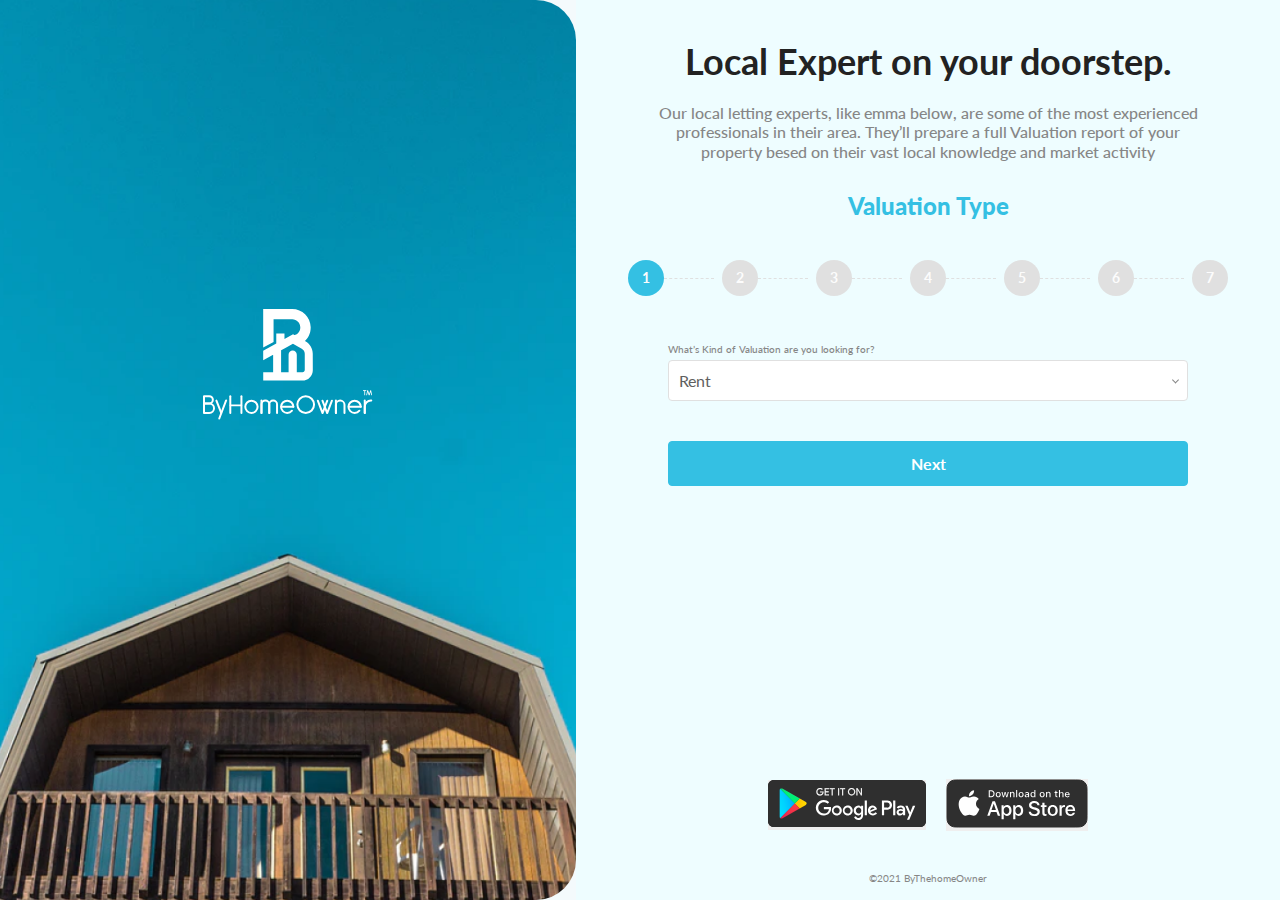
<file: valuation.html>
<!DOCTYPE html>
<html lang="en">

<head>
    <meta charset="UTF-8">
    <meta http-equiv="X-UA-Compatible" content="IE=edge">
    <meta name="viewport" content="width=device-width, initial-scale=1.0">
    <link rel="preconnect" href="https://fonts.googleapis.com">
    <link rel="preconnect" href="https://fonts.gstatic.com" crossorigin>
    <link
        href="https://fonts.googleapis.com/css2?family=Lato:ital,wght@0,100;0,300;0,400;0,700;0,900;1,100;1,300;1,400;1,700;1,900&display=swap"
        rel="stylesheet">
    <link rel="stylesheet" href="assets/css/main.css">
    <title>Valuation</title>
</head>

<body>
    <!-- valuation section start
    =============================================================== -->
    <section class="valuationPage">
        <div class="valuationPage__image">
            <img src="assets/images/valuation/bg.png" alt="">
            <div class="valuationPage__image-logo">
                <img src="assets/images/valuation/logo.svg" alt="">
            </div>
        </div>
        <div class="valuationPage__content formOuterItem active" id="valuationContent">
            <form class="form" action="">
                <h4 class="bold ">
                    Local Expert on your doorstep.
                </h4>
                <p class="medium ">
                    Our local letting experts, like emma below, are some of the most experienced professionals in their
                    area. They’ll prepare a full Valuation report of your property besed on their vast local knowledge
                    and market activity
                </p>
                <div class="form__inner">
                    <div class="form__inner-tab formItem active" id="step-2">
                        <div class="form__inner-tab-window">
                            <div class="form__inner-tab-window-title">
                                Valuation Type
                            </div>
                            <ul class="form__inner-tab-window-header">
                                <li class="blue">1</li>
                                <li>2</li>
                                <li>3</li>
                                <li>4</li>
                                <li>5</li>
                                <li>6</li>
                                <li>7</li>
                            </ul>
                            <div class="form__inner-tab-window-body">
                                <div class="select__outer">
                                    <label>What’s Kind of Valuation are you looking for?</label>
                                    <div class="custom-select">
                                        <select>
                                            <option value="1">Rent</option>
                                            <option value="2">Buy</option>
                                            <option value="3">Sell</option>
                                        </select>
                                    </div>
                                </div>
                            </div>
                            <div class="form__inner-tab-window-footer">
                                <div class="btn__secondary formBtn " data-tab="#step-3">
                                    Next
                                </div>
                            </div>
                        </div>
                    </div>
                    <div class="form__inner-tab formItem " id="step-3">
                        <div class="form__inner-tab-window">
                            <div class="form__inner-tab-window-title">
                                Address of property to be valued
                            </div>
                            <ul class="form__inner-tab-window-header">
                                <li class="done formBtn" data-tab="#step-2">1</li>
                                <li class="blue">2</li>
                                <li>3</li>
                                <li>4</li>
                                <li>5</li>
                                <li>6</li>
                                <li>7</li>
                            </ul>
                            <div class="form__inner-tab-window-body">
                                <div class="input__outer icon__right">
                                    <span>
                                        <svg width="16" height="17" viewBox="0 0 16 17" fill="none"
                                            xmlns="http://www.w3.org/2000/svg">
                                            <path
                                                d="M7.33333 13.1667C10.2789 13.1667 12.6667 10.7789 12.6667 7.83333C12.6667 4.88781 10.2789 2.5 7.33333 2.5C4.38781 2.5 2 4.88781 2 7.83333C2 10.7789 4.38781 13.1667 7.33333 13.1667Z"
                                                stroke="#868686" stroke-width="2" stroke-linecap="round"
                                                stroke-linejoin="round" />
                                            <path d="M14 14.4996L11.1 11.5996" stroke="#868686" stroke-width="2"
                                                stroke-linecap="round" stroke-linejoin="round" />
                                        </svg>
                                    </span>
                                    <label>Find Your Property Address</label>
                                    <input type="text" placeholder="Enter Poscode">
                                </div>
                            </div>
                            <div class="form__inner-tab-window-footer">
                                <div class="btn__secondary formBtn " data-tab="#step-4">
                                    Next
                                </div>
                            </div>
                        </div>
                    </div>
                    <div class="form__inner-tab formItem " id="step-4">
                        <div class="form__inner-tab-window">
                            <div class="form__inner-tab-window-title">
                                Property Details
                            </div>
                            <ul class="form__inner-tab-window-header">
                                <li class="done formBtn" data-tab="#step-2">1</li>
                                <li class="done formBtn" data-tab="#step-2">2</li>
                                <li class="blue">3</li>
                                <li>4</li>
                                <li>5</li>
                                <li>6</li>
                                <li>7</li>
                            </ul>
                            <div class="form__inner-tab-window-body">
                                <div class="input__outer icon__left">
                                    <label>Your Property Address</label>
                                    <input type="text" placeholder="Your Property Address">
                                    <span>
                                        <svg width="12" height="15" viewBox="0 0 12 15" fill="none"
                                            xmlns="http://www.w3.org/2000/svg">
                                            <path fill-rule="evenodd" clip-rule="evenodd"
                                                d="M6 14.8337C6 14.8337 12 10.8337 12 6.16699C12 4.57569 11.3679 3.04957 10.2426 1.92435C9.11742 0.799133 7.5913 0.166992 6 0.166992C4.4087 0.166992 2.88258 0.799133 1.75736 1.92435C0.632141 3.04957 0 4.57569 0 6.16699C0 10.8337 6 14.8337 6 14.8337ZM8 6.16709C8 7.27166 7.10457 8.16709 6 8.16709C4.89543 8.16709 4 7.27166 4 6.16709C4 5.06252 4.89543 4.16709 6 4.16709C7.10457 4.16709 8 5.06252 8 6.16709Z"
                                                fill="#BEBEBE" />
                                        </svg>
                                    </span>
                                </div>
                                <div class="form__inner-tab-window-body-row">
                                    <div class="form__inner-tab-window-body-column">
                                        <div class="select__outer icon__left">
                                            <span>
                                                <svg width="16" height="16" viewBox="0 0 16 16" fill="none"
                                                    xmlns="http://www.w3.org/2000/svg">
                                                    <path
                                                        d="M2.00049 6.00004L8.00049 1.33337L14.0005 6.00004V13.3334C14.0005 13.687 13.86 14.0261 13.61 14.2762C13.3599 14.5262 13.0208 14.6667 12.6672 14.6667H3.33382C2.9802 14.6667 2.64106 14.5262 2.39101 14.2762C2.14096 14.0261 2.00049 13.687 2.00049 13.3334V6.00004Z"
                                                        stroke="#898989" stroke-width="1.17977" stroke-linecap="round"
                                                        stroke-linejoin="round" />
                                                    <path d="M6 14.6659V7.99927H10V14.6659" stroke="#898989"
                                                        stroke-width="1.17977" stroke-linecap="round"
                                                        stroke-linejoin="round" />
                                                </svg>
                                            </span>
                                            <label>Property Type</label>
                                            <div class="custom-select">
                                                <select>
                                                    <option value="0">Property Type</option>
                                                    <option value="1">Terraced House</option>
                                                    <option value="2">Detached House</option>
                                                    <option value="0">Bungalow</option>
                                                    <option value="1">Flat</option>
                                                    <option value="2">Studio</option>
                                                </select>
                                            </div>
                                        </div>
                                    </div>
                                    <div class="form__inner-tab-window-body-column">
                                        <div class="select__outer icon__left">
                                            <span>
                                                <svg width="18" height="15" viewBox="0 0 18 15" fill="none"
                                                    xmlns="http://www.w3.org/2000/svg">
                                                    <path
                                                        d="M17.4902 7.8023C17.5483 7.63853 17.5802 7.46248 17.5802 7.27907C17.5802 6.73731 17.3043 6.25883 16.8857 5.97663V2.18298C16.8857 1.31745 16.1815 0.613281 15.316 0.613281H2.68236C1.81683 0.613281 1.11266 1.31745 1.11266 2.18298V5.97663C0.694042 6.25883 0.418158 6.73731 0.418158 7.27907C0.418158 7.46248 0.450076 7.63853 0.508154 7.8023H0.0693359V14.4997H1.1158V12.8984H16.8826V14.4997H17.929V7.8023H17.4902ZM2.68236 1.65975H15.316C15.6045 1.65975 15.8392 1.89447 15.8392 2.18298V5.70937H14.7943V5.18613C14.7943 4.3206 14.0901 3.61643 13.2246 3.61643H10.0457C9.64392 3.61643 9.27709 3.76831 8.99919 4.0174C8.72125 3.76827 8.35446 3.61643 7.95272 3.61643H4.7738C3.90827 3.61643 3.2041 4.3206 3.2041 5.18613V5.70937H2.15913V2.18298C2.15913 1.89447 2.39385 1.65975 2.68236 1.65975ZM8.47596 5.70937H4.25057V5.18613C4.25057 4.89762 4.48529 4.6629 4.7738 4.6629H7.95272C8.24123 4.6629 8.47596 4.89762 8.47596 5.18613V5.70937ZM9.52242 5.18613C9.52242 4.89762 9.75714 4.6629 10.0457 4.6629H13.2246C13.5131 4.6629 13.7478 4.89762 13.7478 5.18613V5.70937H9.52242V5.18613ZM1.46463 7.27907C1.46463 6.99056 1.69935 6.75583 1.98786 6.75583H16.0105C16.299 6.75583 16.5338 6.99056 16.5338 7.27907C16.5338 7.56758 16.299 7.8023 16.0105 7.8023H1.98786C1.69935 7.8023 1.46463 7.56758 1.46463 7.27907ZM1.1158 8.84877H16.8826V11.8519H1.1158V8.84877Z"
                                                        fill="#919191" />
                                                </svg>
                                            </span>
                                            <label>Bedroom</label>
                                            <div class="custom-select">
                                                <select>
                                                    <option value="1">1</option>
                                                    <option value="2">2</option>
                                                    <option value="3">3</option>
                                                </select>
                                            </div>
                                        </div>
                                    </div>
                                    <div class="form__inner-tab-window-body-column">
                                        <div class="select__outer icon__left">
                                            <span>
                                                <svg width="16" height="17" viewBox="0 0 16 17" fill="none"
                                                    xmlns="http://www.w3.org/2000/svg">
                                                    <path
                                                        d="M13.3333 14.5V13.1667C13.3333 12.4594 13.0523 11.7811 12.5522 11.281C12.0521 10.781 11.3739 10.5 10.6666 10.5H5.33329C4.62605 10.5 3.94777 10.781 3.44767 11.281C2.94758 11.7811 2.66663 12.4594 2.66663 13.1667V14.5"
                                                        stroke="#868686" stroke-width="1.33333" stroke-linecap="round"
                                                        stroke-linejoin="round" />
                                                    <path
                                                        d="M8.00004 7.83333C9.4728 7.83333 10.6667 6.63943 10.6667 5.16667C10.6667 3.69391 9.4728 2.5 8.00004 2.5C6.52728 2.5 5.33337 3.69391 5.33337 5.16667C5.33337 6.63943 6.52728 7.83333 8.00004 7.83333Z"
                                                        stroke="#868686" stroke-width="1.33333" stroke-linecap="round"
                                                        stroke-linejoin="round" />
                                                </svg>
                                            </span>
                                            <label>Receptions</label>
                                            <div class="custom-select">
                                                <select>
                                                    <option value="1">0</option>
                                                    <option value="2">1</option>
                                                    <option value="3">2</option>
                                                    <option value="4">3</option>
                                                    <option value="5">4</option>
                                                    <option value="6">5</option>
                                                </select>
                                            </div>
                                        </div>
                                    </div>
                                    <div class="form__inner-tab-window-body-column">
                                        <div class="select__outer icon__left">
                                            <span>
                                                <svg width="18" height="18" viewBox="0 0 18 18" fill="none"
                                                    xmlns="http://www.w3.org/2000/svg">
                                                    <path
                                                        d="M17.6232 10.4611C17.6232 10.1737 17.3902 9.94062 17.1028 9.94062H16.0611V2.84436C16.0611 1.45044 14.927 0.316406 13.5331 0.316406C12.1392 0.316406 11.0052 1.45044 11.0052 2.84436V3.79316C11.0052 4.08059 11.2382 4.31363 11.5256 4.31363C11.8131 4.31363 12.0461 4.08059 12.0461 3.79316V2.84436C12.0461 2.02441 12.7132 1.35735 13.5331 1.35735C14.3531 1.35735 15.0201 2.02441 15.0201 2.84436V9.94058H1.14645C0.859022 9.94058 0.625977 10.1736 0.625977 10.4611C0.625977 12.81 2.11166 14.8183 4.19263 15.5962C3.79232 16.017 3.54474 16.5941 3.54474 17.2301C3.54474 17.5175 3.77778 17.7505 4.06521 17.7505C4.35263 17.7505 4.58568 17.5175 4.58568 17.2301C4.58568 16.5194 5.12794 15.9412 5.79453 15.9412C5.81901 15.9412 12.4302 15.9412 12.4547 15.9412C13.1213 15.9412 13.6636 16.5194 13.6636 17.2301C13.6636 17.5175 13.8967 17.7505 14.1841 17.7505C14.4715 17.7505 14.7045 17.5175 14.7045 17.2301C14.7045 16.5941 14.4569 16.0171 14.0567 15.5962C16.1376 14.8183 17.6232 12.81 17.6232 10.4611ZM12.1431 14.9003H6.10616C3.83434 14.9003 1.95567 13.1851 1.69726 10.9816H16.552C16.2936 13.1851 14.4148 14.9003 12.1431 14.9003Z"
                                                        fill="#919191" />
                                                </svg>
                                            </span>
                                            <label>Bathroom</label>
                                            <div class="custom-select">
                                                <select>
                                                    <option value="1">0</option>
                                                    <option value="2">1</option>
                                                    <option value="3">2</option>
                                                    <option value="4">3</option>
                                                    <option value="5">4</option>
                                                    <option value="6">4</option>
                                                </select>
                                            </div>
                                        </div>
                                    </div>
                                </div>
                            </div>
                            <div class="form__inner-tab-window-footer">
                                <div class="btn__secondary formBtn " data-tab="#step-5">
                                    Next
                                </div>
                            </div>
                        </div>
                    </div>
                    <div class="form__inner-tab formItem " id="step-5">
                        <div class="form__inner-tab-window">
                            <div class="form__inner-tab-window-title">
                                Date & Time
                            </div>
                            <ul class="form__inner-tab-window-header">
                                <li class="done formBtn" data-tab="#step-2">1</li>
                                <li class="done formBtn" data-tab="#step-3">2</li>
                                <li class="done formBtn" data-tab="#step-4">3</li>
                                <li class="blue">4</li>
                                <li>5</li>
                                <li>6</li>
                                <li>7</li>
                            </ul>
                            <div class="form__inner-tab-window-body">
                                <div class="form__inner-tab-window-body-row">
                                    <div class="form__inner-tab-window-body-column">
                                        <div class="input__outer icon__left indexHtml">
                                            <label for="">Date</label>
                                            <input type="text" id="demo-1" value="29/08/2021">
                                            <span class="icon__date">
                                                <svg width="16" height="17" viewBox="0 0 16 17" fill="none"
                                                    xmlns="http://www.w3.org/2000/svg">
                                                    <path
                                                        d="M12.6667 3.16699H3.33333C2.59695 3.16699 2 3.76395 2 4.50033V13.8337C2 14.57 2.59695 15.167 3.33333 15.167H12.6667C13.403 15.167 14 14.57 14 13.8337V4.50033C14 3.76395 13.403 3.16699 12.6667 3.16699Z"
                                                        stroke="#898989" stroke-width="1.33333" stroke-linecap="round"
                                                        stroke-linejoin="round" />
                                                    <path d="M10.667 1.83301V4.49967" stroke="#898989"
                                                        stroke-width="1.33333" stroke-linecap="round"
                                                        stroke-linejoin="round" />
                                                    <path d="M5.33301 1.83301V4.49967" stroke="#898989"
                                                        stroke-width="1.33333" stroke-linecap="round"
                                                        stroke-linejoin="round" />
                                                    <path d="M2 7.16699H14" stroke="#898989" stroke-width="1.33333"
                                                        stroke-linecap="round" stroke-linejoin="round" />
                                                </svg>
                                            </span>
                                        </div>
                                    </div>
                                    <div class="form__inner-tab-window-body-column">
                                        <div class="select__outer icon__left">
                                            <span>
                                                <svg width="16" height="17" viewBox="0 0 16 17" fill="none"
                                                    xmlns="http://www.w3.org/2000/svg">
                                                    <path
                                                        d="M8.00016 15.1663C11.6821 15.1663 14.6668 12.1816 14.6668 8.49967C14.6668 4.81778 11.6821 1.83301 8.00016 1.83301C4.31826 1.83301 1.3335 4.81778 1.3335 8.49967C1.3335 12.1816 4.31826 15.1663 8.00016 15.1663Z"
                                                        stroke="#898989" stroke-width="1.33333" stroke-linecap="round"
                                                        stroke-linejoin="round" />
                                                    <path d="M8 4.5V8.5L10.6667 9.83333" stroke="#898989"
                                                        stroke-width="1.33333" stroke-linecap="round"
                                                        stroke-linejoin="round" />
                                                </svg>
                                            </span>
                                            <label>What’s Kind of Valuation are you looking for?</label>
                                            <div class="custom-select">
                                                <select>
                                                    <option value="1">08:00AM - 15:00AM </option>
                                                    <option value="2">09:00AM - 15:00AM</option>
                                                    <option value="3">11:00AM - 15:00AM</option>
                                                    <option value="1">12:00AM - 15:00AM </option>
                                                    <option value="2">13:00AM - 15:00AM</option>
                                                    <option value="3">14:00AM - 15:00AM</option>
                                                </select>
                                            </div>
                                        </div>
                                    </div>
                                </div>
                            </div>
                            <div class="form__inner-tab-window-footer">
                                <div class="btn__secondary formBtn " data-tab="#step-6">
                                    Next
                                </div>
                            </div>
                        </div>
                    </div>
                    <div class="form__inner-tab formItem " id="step-6">
                        <div class="form__inner-tab-window">
                            <div class="form__inner-tab-window-title">
                                Date & Time
                            </div>
                            <ul class="form__inner-tab-window-header">
                                <li class="done formBtn" data-tab="#step-2">1</li>
                                <li class="done formBtn" data-tab="#step-3">2</li>
                                <li class="done formBtn" data-tab="#step-4">3</li>
                                <li class="blue">4</li>
                                <li>5</li>
                                <li>6</li>
                                <li>7</li>
                            </ul>
                            <div class="form__inner-tab-window-body">
                                <div class="form__inner-tab-window-body-row">
                                    <div class="form__inner-tab-window-body-column">
                                        <div class="card__schedule">
                                            <div class="card__schedule-body">
                                                <div class="card__schedule-icon">
                                                    <svg width="25" height="24" viewBox="0 0 25 24" fill="none"
                                                        xmlns="http://www.w3.org/2000/svg">
                                                        <path
                                                            d="M19.5 4H5.5C4.39543 4 3.5 4.89543 3.5 6V20C3.5 21.1046 4.39543 22 5.5 22H19.5C20.6046 22 21.5 21.1046 21.5 20V6C21.5 4.89543 20.6046 4 19.5 4Z"
                                                            stroke="#898989" stroke-width="2" stroke-linecap="round"
                                                            stroke-linejoin="round" />
                                                        <path d="M16.5005 2V6" stroke="#898989" stroke-width="2"
                                                            stroke-linecap="round" stroke-linejoin="round" />
                                                        <path d="M8.49951 2V6" stroke="#898989" stroke-width="2"
                                                            stroke-linecap="round" stroke-linejoin="round" />
                                                        <path d="M3.5 10H21.5" stroke="#898989" stroke-width="2"
                                                            stroke-linecap="round" stroke-linejoin="round" />
                                                    </svg>
                                                </div>
                                                <div class="card__schedule-date">
                                                    Monday, February 21, 2021
                                                </div>
                                                <div class="card__schedule-time">
                                                    08:00 PM -15:00 PM
                                                </div>
                                            </div>
                                            <div class="card__schedule-footer">
                                                Schedule 1
                                            </div>
                                        </div>
                                    </div>
                                    <div class="form__inner-tab-window-body-column">
                                        <div class="card__schedule">
                                            <div class="card__schedule-body">
                                                <div class="card__schedule-icon big">
                                                    <svg width="25" height="24" viewBox="0 0 25 24" fill="none"
                                                        xmlns="http://www.w3.org/2000/svg">
                                                        <path
                                                            d="M19.5 4H5.5C4.39543 4 3.5 4.89543 3.5 6V20C3.5 21.1046 4.39543 22 5.5 22H19.5C20.6046 22 21.5 21.1046 21.5 20V6C21.5 4.89543 20.6046 4 19.5 4Z"
                                                            stroke="#898989" stroke-width="2" stroke-linecap="round"
                                                            stroke-linejoin="round" />
                                                        <path d="M16.5005 2V6" stroke="#898989" stroke-width="2"
                                                            stroke-linecap="round" stroke-linejoin="round" />
                                                        <path d="M8.49951 2V6" stroke="#898989" stroke-width="2"
                                                            stroke-linecap="round" stroke-linejoin="round" />
                                                        <path d="M3.5 10H21.5" stroke="#898989" stroke-width="2"
                                                            stroke-linecap="round" stroke-linejoin="round" />
                                                    </svg>
                                                </div>
                                            </div>
                                            <div class="card__schedule-footer more formBtn" data-tab="#step-5">
                                                Add Another Schedule
                                            </div>
                                        </div>
                                    </div>
                                </div>
                                <div class="form__inner-tab-window-body-back formBtn" data-tab="#step-5">
                                    Back to time & Date
                                </div>
                            </div>
                            <div class="form__inner-tab-window-footer">
                                <div class="btn__secondary formBtn" data-tab="#step-7">
                                    Next
                                </div>
                            </div>
                        </div>
                    </div>
                    <div class="form__inner-tab formItem " id="step-7">
                        <div class="form__inner-tab-window">
                            <div class="form__inner-tab-window-title">
                                Your Details
                            </div>
                            <ul class="form__inner-tab-window-header">
                                <li class="done formBtn" data-tab="#step-2">1</li>
                                <li class="done formBtn" data-tab="#step-3">2</li>
                                <li class="done formBtn" data-tab="#step-4">3</li>
                                <li class="done formBtn" data-tab="#step-5">4</li>
                                <li class="blue">5</li>
                                <li>6</li>
                                <li>7</li>
                            </ul>
                            <div class="form__inner-tab-window-body">
                                <div class="form__inner-tab-window-body-gender">
                                    <div class="form__inner-tab-window-body-gender-radio">
                                        <input type="radio" name="gender">
                                        <label for="">Mr</label>
                                    </div>
                                    <div class="form__inner-tab-window-body-gender-radio">
                                        <input type="radio" name="gender">
                                        <label for="">Mrs</label>
                                    </div>
                                    <div class="form__inner-tab-window-body-gender-radio">
                                        <input type="radio" name="gender">
                                        <label for="">Miss</label>
                                    </div>
                                    <div class="form__inner-tab-window-body-gender-radio">
                                        <input type="radio" name="gender">
                                        <label for="">Dr</label>
                                    </div>
                                </div>
                                <div class="form__inner-tab-window-body-row">
                                    <div class="form__inner-tab-window-body-column">
                                        <div class="input__outer">
                                            <label for="">First Name</label>
                                            <input type="name" placeholder="First Name">
                                        </div>
                                    </div>
                                    <div class="form__inner-tab-window-body-column">
                                        <div class="input__outer">
                                            <label for="">Last Name</label>
                                            <input type="name" placeholder="Last Name">
                                        </div>
                                    </div>
                                    <div class="form__inner-tab-window-body-column">
                                        <div class="input__outer">
                                            <label for="">Email Address</label>
                                            <input type="name" placeholder="Email">
                                        </div>
                                    </div>
                                    <div class="form__inner-tab-window-body-column">
                                        <div class="input__outer">
                                            <label for="">Phone Number</label>
                                            <input type="number" placeholder="Phone Number">
                                        </div>
                                    </div>
                                </div>
                            </div>
                            <div class="form__inner-tab-window-footer">
                                <div class="btn__secondary formBtn " data-tab="#step-8">
                                    Confirm Valuation
                                </div>
                            </div>
                        </div>
                    </div>
                    <div class="form__inner-tab formItem " id="step-8">
                        <div class="form__inner-tab-window">
                            <div class="form__inner-tab-window-title">
                                Verify Phone number
                            </div>
                            <ul class="form__inner-tab-window-header">
                                <li class="done formBtn" data-tab="#step-2">1</li>
                                <li class="done formBtn" data-tab="#step-3">2</li>
                                <li class="done formBtn" data-tab="#step-4">3</li>
                                <li class="done formBtn" data-tab="#step-5">4</li>
                                <li class="blue">5</li>
                                <li>6</li>
                                <li>7</li>
                            </ul>
                            <div class="form__inner-tab-window-body">
                                <div class="form__inner-tab-window-body-reset">
                                    Please enter 6 digit verification that was sent to your number +44796367937
                                    <a href="#">Resend Code</a>
                                </div>
                                <div class="digit-group" data-group-name="digits" data-autosubmit="false"
                                    autocomplete="off">
                                    <input placeholder="0" type="text" id="digit-1" name="digit-1"
                                        data-next="digit-2" />
                                    <input placeholder="0" type="text" id="digit-2" name="digit-2" data-next="digit-3"
                                        data-previous="digit-1" />
                                    <input placeholder="0" type="text" id="digit-3" name="digit-3" data-next="digit-4"
                                        data-previous="digit-2" />
                                    <input placeholder="0" type="text" id="digit-4" name="digit-4" data-next="digit-5"
                                        data-previous="digit-3" />
                                    <input placeholder="0" type="text" id="digit-5" name="digit-5" data-next="digit-6"
                                        data-previous="digit-4" />
                                    <input placeholder="0" type="text" id="digit-6" name="digit-6" data-next="digit-1"
                                        data-previous="digit-5" />
                                </div>
                            </div>
                            <div class="form__inner-tab-window-footer">
                                <div class="btn__secondary formBtn " data-tab="#step-9">
                                    Verify
                                </div>
                            </div>
                            <div class="form__inner-tab-window-body-back formBtn" data-tab="#step-7">
                                Back to your details
                            </div>
                        </div>
                    </div>
                    <div class="form__inner-tab formItem " id="step-9">
                        <div class="form__inner-tab-window">
                            <div class="form__inner-tab-window-title">
                                Select Agent
                            </div>
                            <ul class="form__inner-tab-window-header">
                                <li class="done formBtn" data-tab="#step-2">1</li>
                                <li class="done formBtn" data-tab="#step-3">2</li>
                                <li class="done formBtn" data-tab="#step-4">3</li>
                                <li class="done formBtn" data-tab="#step-5">4</li>
                                <li class="done formBtn" data-tab="#step-6">5</li>
                                <li class="blue">6</li>
                                <li>7</li>
                            </ul>
                            <div class="form__inner-tab-window-agent">
                                <div class="form__inner-tab-window-agent-row">
                                    <div class="form__inner-tab-window-agent-column">
                                        <input checked type="radio" name="agent">
                                        <label for="" class="card__agent">
                                            <div class="card__agent-avatar">
                                                <img src="assets/images/card/avatar/ava1.png" alt="">
                                                <div class="card__agent-avatar-verified">
                                                    <svg width="15" height="15" viewBox="0 0 15 15" fill="none"
                                                        xmlns="http://www.w3.org/2000/svg">
                                                        <path
                                                            d="M7.28898 0.851927C7.34079 0.321493 8.11286 0.321493 8.16468 0.851927C8.2103 1.31892 8.85586 1.40062 9.01597 0.959668C9.19783 0.458809 9.94565 0.65117 9.86417 1.17785C9.79243 1.64153 10.3974 1.88151 10.662 1.49431C10.9624 1.05449 11.639 1.42713 11.4294 1.91696C11.2448 2.3482 11.7712 2.73138 12.1235 2.42224C12.5237 2.07111 13.0866 2.6006 12.7619 3.02281C12.4761 3.39452 12.8908 3.89681 13.3088 3.68518C13.7836 3.44479 14.1973 4.09787 13.7781 4.42592C13.4089 4.71474 13.686 5.30459 14.1434 5.20375C14.663 5.08921 14.9016 5.82485 14.414 6.03813C13.9848 6.22591 14.1067 6.86626 14.5748 6.88255C15.1065 6.90106 15.155 7.67302 14.6298 7.75814C14.1674 7.83308 14.1266 8.48369 14.5759 8.61609C15.0863 8.76648 14.9416 9.52627 14.4118 9.47787C13.9454 9.43526 13.7443 10.0552 14.1467 10.2954C14.6037 10.5683 14.2749 11.2681 13.7738 11.0893C13.3326 10.9318 12.984 11.4822 13.314 11.8151C13.689 12.1932 13.1968 12.7892 12.7558 12.4911C12.3676 12.2286 11.8933 12.6749 12.1303 13.0795C12.3996 13.5392 11.775 13.9938 11.4219 13.5952C11.111 13.2443 10.5408 13.5583 10.67 14.0093C10.8167 14.5216 10.0988 14.8064 9.85576 14.3323C9.64175 13.9149 9.0115 14.0771 9.02466 14.5461C9.03961 15.0789 8.27363 15.1758 8.15586 14.6561C8.05218 14.1985 7.40148 14.1985 7.2978 14.6561C7.18003 15.1758 6.41405 15.0789 6.429 14.5461C6.44216 14.0771 5.81191 13.9149 5.5979 14.3323C5.35482 14.8064 4.63696 14.5216 4.78369 14.0093C4.91287 13.5583 4.34266 13.2443 4.03177 13.5952C3.67864 13.9938 3.05402 13.5392 3.32331 13.0795C3.56039 12.6749 3.08605 12.2286 2.69781 12.4911C2.25683 12.7892 1.76469 12.1932 2.13962 11.8151C2.4697 11.4822 2.12104 10.9318 1.67985 11.0893C1.17872 11.2681 0.849986 10.5683 1.30699 10.2954C1.70933 10.0552 1.50826 9.43526 1.04183 9.47787C0.512047 9.52627 0.367375 8.76648 0.877743 8.61609C1.32707 8.48369 1.28621 7.83308 0.823866 7.75814C0.298708 7.67302 0.347186 6.90106 0.878851 6.88255C1.34693 6.86626 1.46885 6.22591 1.03964 6.03813C0.552105 5.82485 0.790688 5.08921 1.31024 5.20375C1.76766 5.30459 2.04471 4.71474 1.67559 4.42592C1.25632 4.09787 1.67001 3.44479 2.14481 3.68518C2.56282 3.89681 2.97759 3.39452 2.69176 3.02281C2.36709 2.6006 2.92991 2.07111 3.33012 2.42224C3.68246 2.73138 4.20889 2.3482 4.0243 1.91696C3.81464 1.42713 4.49121 1.05449 4.79169 1.49431C5.05623 1.88151 5.66123 1.64153 5.58949 1.17785C5.50801 0.65117 6.25582 0.458809 6.43768 0.959668C6.59779 1.40062 7.24336 1.31892 7.28898 0.851927Z"
                                                            fill="#19B8DF" />
                                                        <path
                                                            d="M4.51977 7.31307C4.2833 7.07617 3.89957 7.07581 3.66267 7.31227C3.42577 7.54874 3.42541 7.93247 3.66188 8.16937L4.51977 7.31307ZM6.51506 10.1699L6.08612 10.5981C6.19981 10.712 6.35413 10.776 6.51506 10.776C6.67599 10.776 6.83032 10.712 6.94401 10.5981L6.51506 10.1699ZM11.7925 5.74065C12.029 5.50375 12.0286 5.12002 11.7917 4.88356C11.5548 4.64709 11.1711 4.64745 10.9346 4.88435L11.7925 5.74065ZM3.66188 8.16937L6.08612 10.5981L6.94401 9.74178L4.51977 7.31307L3.66188 8.16937ZM6.94401 10.5981L11.7925 5.74065L10.9346 4.88435L6.08612 9.74178L6.94401 10.5981Z"
                                                            fill="white" />
                                                    </svg>
                                                </div>
                                            </div>
                                            <div class="card__agent-name">
                                                Annette Black
                                            </div>
                                            <div class="card__agent-prof">
                                                Annette Black
                                            </div>
                                            <div class="card__agent-btn">

                                            </div>
                                        </label>
                                    </div>
                                    <div class="form__inner-tab-window-agent-column">
                                        <input checked type="radio" name="agent">
                                        <label for="" class="card__agent">
                                            <div class="card__agent-avatar">
                                                <img src="assets/images/card/avatar/ava1.png" alt="">
                                                <div class="card__agent-avatar-verified">
                                                    <svg width="15" height="15" viewBox="0 0 15 15" fill="none"
                                                        xmlns="http://www.w3.org/2000/svg">
                                                        <path
                                                            d="M7.28898 0.851927C7.34079 0.321493 8.11286 0.321493 8.16468 0.851927C8.2103 1.31892 8.85586 1.40062 9.01597 0.959668C9.19783 0.458809 9.94565 0.65117 9.86417 1.17785C9.79243 1.64153 10.3974 1.88151 10.662 1.49431C10.9624 1.05449 11.639 1.42713 11.4294 1.91696C11.2448 2.3482 11.7712 2.73138 12.1235 2.42224C12.5237 2.07111 13.0866 2.6006 12.7619 3.02281C12.4761 3.39452 12.8908 3.89681 13.3088 3.68518C13.7836 3.44479 14.1973 4.09787 13.7781 4.42592C13.4089 4.71474 13.686 5.30459 14.1434 5.20375C14.663 5.08921 14.9016 5.82485 14.414 6.03813C13.9848 6.22591 14.1067 6.86626 14.5748 6.88255C15.1065 6.90106 15.155 7.67302 14.6298 7.75814C14.1674 7.83308 14.1266 8.48369 14.5759 8.61609C15.0863 8.76648 14.9416 9.52627 14.4118 9.47787C13.9454 9.43526 13.7443 10.0552 14.1467 10.2954C14.6037 10.5683 14.2749 11.2681 13.7738 11.0893C13.3326 10.9318 12.984 11.4822 13.314 11.8151C13.689 12.1932 13.1968 12.7892 12.7558 12.4911C12.3676 12.2286 11.8933 12.6749 12.1303 13.0795C12.3996 13.5392 11.775 13.9938 11.4219 13.5952C11.111 13.2443 10.5408 13.5583 10.67 14.0093C10.8167 14.5216 10.0988 14.8064 9.85576 14.3323C9.64175 13.9149 9.0115 14.0771 9.02466 14.5461C9.03961 15.0789 8.27363 15.1758 8.15586 14.6561C8.05218 14.1985 7.40148 14.1985 7.2978 14.6561C7.18003 15.1758 6.41405 15.0789 6.429 14.5461C6.44216 14.0771 5.81191 13.9149 5.5979 14.3323C5.35482 14.8064 4.63696 14.5216 4.78369 14.0093C4.91287 13.5583 4.34266 13.2443 4.03177 13.5952C3.67864 13.9938 3.05402 13.5392 3.32331 13.0795C3.56039 12.6749 3.08605 12.2286 2.69781 12.4911C2.25683 12.7892 1.76469 12.1932 2.13962 11.8151C2.4697 11.4822 2.12104 10.9318 1.67985 11.0893C1.17872 11.2681 0.849986 10.5683 1.30699 10.2954C1.70933 10.0552 1.50826 9.43526 1.04183 9.47787C0.512047 9.52627 0.367375 8.76648 0.877743 8.61609C1.32707 8.48369 1.28621 7.83308 0.823866 7.75814C0.298708 7.67302 0.347186 6.90106 0.878851 6.88255C1.34693 6.86626 1.46885 6.22591 1.03964 6.03813C0.552105 5.82485 0.790688 5.08921 1.31024 5.20375C1.76766 5.30459 2.04471 4.71474 1.67559 4.42592C1.25632 4.09787 1.67001 3.44479 2.14481 3.68518C2.56282 3.89681 2.97759 3.39452 2.69176 3.02281C2.36709 2.6006 2.92991 2.07111 3.33012 2.42224C3.68246 2.73138 4.20889 2.3482 4.0243 1.91696C3.81464 1.42713 4.49121 1.05449 4.79169 1.49431C5.05623 1.88151 5.66123 1.64153 5.58949 1.17785C5.50801 0.65117 6.25582 0.458809 6.43768 0.959668C6.59779 1.40062 7.24336 1.31892 7.28898 0.851927Z"
                                                            fill="#19B8DF" />
                                                        <path
                                                            d="M4.51977 7.31307C4.2833 7.07617 3.89957 7.07581 3.66267 7.31227C3.42577 7.54874 3.42541 7.93247 3.66188 8.16937L4.51977 7.31307ZM6.51506 10.1699L6.08612 10.5981C6.19981 10.712 6.35413 10.776 6.51506 10.776C6.67599 10.776 6.83032 10.712 6.94401 10.5981L6.51506 10.1699ZM11.7925 5.74065C12.029 5.50375 12.0286 5.12002 11.7917 4.88356C11.5548 4.64709 11.1711 4.64745 10.9346 4.88435L11.7925 5.74065ZM3.66188 8.16937L6.08612 10.5981L6.94401 9.74178L4.51977 7.31307L3.66188 8.16937ZM6.94401 10.5981L11.7925 5.74065L10.9346 4.88435L6.08612 9.74178L6.94401 10.5981Z"
                                                            fill="white" />
                                                    </svg>
                                                </div>
                                            </div>
                                            <div class="card__agent-name">
                                                Annette Black
                                            </div>
                                            <div class="card__agent-prof">
                                                Annette Black
                                            </div>
                                            <div class="card__agent-btn">

                                            </div>
                                        </label>
                                    </div>
                                    <div class="form__inner-tab-window-agent-column">
                                        <input checked type="radio" name="agent">
                                        <label for="" class="card__agent">
                                            <div class="card__agent-avatar">
                                                <img src="assets/images/card/avatar/ava1.png" alt="">
                                                <div class="card__agent-avatar-verified">
                                                    <svg width="15" height="15" viewBox="0 0 15 15" fill="none"
                                                        xmlns="http://www.w3.org/2000/svg">
                                                        <path
                                                            d="M7.28898 0.851927C7.34079 0.321493 8.11286 0.321493 8.16468 0.851927C8.2103 1.31892 8.85586 1.40062 9.01597 0.959668C9.19783 0.458809 9.94565 0.65117 9.86417 1.17785C9.79243 1.64153 10.3974 1.88151 10.662 1.49431C10.9624 1.05449 11.639 1.42713 11.4294 1.91696C11.2448 2.3482 11.7712 2.73138 12.1235 2.42224C12.5237 2.07111 13.0866 2.6006 12.7619 3.02281C12.4761 3.39452 12.8908 3.89681 13.3088 3.68518C13.7836 3.44479 14.1973 4.09787 13.7781 4.42592C13.4089 4.71474 13.686 5.30459 14.1434 5.20375C14.663 5.08921 14.9016 5.82485 14.414 6.03813C13.9848 6.22591 14.1067 6.86626 14.5748 6.88255C15.1065 6.90106 15.155 7.67302 14.6298 7.75814C14.1674 7.83308 14.1266 8.48369 14.5759 8.61609C15.0863 8.76648 14.9416 9.52627 14.4118 9.47787C13.9454 9.43526 13.7443 10.0552 14.1467 10.2954C14.6037 10.5683 14.2749 11.2681 13.7738 11.0893C13.3326 10.9318 12.984 11.4822 13.314 11.8151C13.689 12.1932 13.1968 12.7892 12.7558 12.4911C12.3676 12.2286 11.8933 12.6749 12.1303 13.0795C12.3996 13.5392 11.775 13.9938 11.4219 13.5952C11.111 13.2443 10.5408 13.5583 10.67 14.0093C10.8167 14.5216 10.0988 14.8064 9.85576 14.3323C9.64175 13.9149 9.0115 14.0771 9.02466 14.5461C9.03961 15.0789 8.27363 15.1758 8.15586 14.6561C8.05218 14.1985 7.40148 14.1985 7.2978 14.6561C7.18003 15.1758 6.41405 15.0789 6.429 14.5461C6.44216 14.0771 5.81191 13.9149 5.5979 14.3323C5.35482 14.8064 4.63696 14.5216 4.78369 14.0093C4.91287 13.5583 4.34266 13.2443 4.03177 13.5952C3.67864 13.9938 3.05402 13.5392 3.32331 13.0795C3.56039 12.6749 3.08605 12.2286 2.69781 12.4911C2.25683 12.7892 1.76469 12.1932 2.13962 11.8151C2.4697 11.4822 2.12104 10.9318 1.67985 11.0893C1.17872 11.2681 0.849986 10.5683 1.30699 10.2954C1.70933 10.0552 1.50826 9.43526 1.04183 9.47787C0.512047 9.52627 0.367375 8.76648 0.877743 8.61609C1.32707 8.48369 1.28621 7.83308 0.823866 7.75814C0.298708 7.67302 0.347186 6.90106 0.878851 6.88255C1.34693 6.86626 1.46885 6.22591 1.03964 6.03813C0.552105 5.82485 0.790688 5.08921 1.31024 5.20375C1.76766 5.30459 2.04471 4.71474 1.67559 4.42592C1.25632 4.09787 1.67001 3.44479 2.14481 3.68518C2.56282 3.89681 2.97759 3.39452 2.69176 3.02281C2.36709 2.6006 2.92991 2.07111 3.33012 2.42224C3.68246 2.73138 4.20889 2.3482 4.0243 1.91696C3.81464 1.42713 4.49121 1.05449 4.79169 1.49431C5.05623 1.88151 5.66123 1.64153 5.58949 1.17785C5.50801 0.65117 6.25582 0.458809 6.43768 0.959668C6.59779 1.40062 7.24336 1.31892 7.28898 0.851927Z"
                                                            fill="#19B8DF" />
                                                        <path
                                                            d="M4.51977 7.31307C4.2833 7.07617 3.89957 7.07581 3.66267 7.31227C3.42577 7.54874 3.42541 7.93247 3.66188 8.16937L4.51977 7.31307ZM6.51506 10.1699L6.08612 10.5981C6.19981 10.712 6.35413 10.776 6.51506 10.776C6.67599 10.776 6.83032 10.712 6.94401 10.5981L6.51506 10.1699ZM11.7925 5.74065C12.029 5.50375 12.0286 5.12002 11.7917 4.88356C11.5548 4.64709 11.1711 4.64745 10.9346 4.88435L11.7925 5.74065ZM3.66188 8.16937L6.08612 10.5981L6.94401 9.74178L4.51977 7.31307L3.66188 8.16937ZM6.94401 10.5981L11.7925 5.74065L10.9346 4.88435L6.08612 9.74178L6.94401 10.5981Z"
                                                            fill="white" />
                                                    </svg>
                                                </div>
                                            </div>
                                            <div class="card__agent-name">
                                                Annette Black
                                            </div>
                                            <div class="card__agent-prof">
                                                Annette Black
                                            </div>
                                            <div class="card__agent-btn">

                                            </div>
                                        </label>
                                    </div>
                                    <div class="form__inner-tab-window-agent-column">
                                        <input checked type="radio" name="agent">
                                        <label for="" class="card__agent">
                                            <div class="card__agent-avatar">
                                                <img src="assets/images/card/avatar/ava1.png" alt="">
                                                <div class="card__agent-avatar-verified">
                                                    <svg width="15" height="15" viewBox="0 0 15 15" fill="none"
                                                        xmlns="http://www.w3.org/2000/svg">
                                                        <path
                                                            d="M7.28898 0.851927C7.34079 0.321493 8.11286 0.321493 8.16468 0.851927C8.2103 1.31892 8.85586 1.40062 9.01597 0.959668C9.19783 0.458809 9.94565 0.65117 9.86417 1.17785C9.79243 1.64153 10.3974 1.88151 10.662 1.49431C10.9624 1.05449 11.639 1.42713 11.4294 1.91696C11.2448 2.3482 11.7712 2.73138 12.1235 2.42224C12.5237 2.07111 13.0866 2.6006 12.7619 3.02281C12.4761 3.39452 12.8908 3.89681 13.3088 3.68518C13.7836 3.44479 14.1973 4.09787 13.7781 4.42592C13.4089 4.71474 13.686 5.30459 14.1434 5.20375C14.663 5.08921 14.9016 5.82485 14.414 6.03813C13.9848 6.22591 14.1067 6.86626 14.5748 6.88255C15.1065 6.90106 15.155 7.67302 14.6298 7.75814C14.1674 7.83308 14.1266 8.48369 14.5759 8.61609C15.0863 8.76648 14.9416 9.52627 14.4118 9.47787C13.9454 9.43526 13.7443 10.0552 14.1467 10.2954C14.6037 10.5683 14.2749 11.2681 13.7738 11.0893C13.3326 10.9318 12.984 11.4822 13.314 11.8151C13.689 12.1932 13.1968 12.7892 12.7558 12.4911C12.3676 12.2286 11.8933 12.6749 12.1303 13.0795C12.3996 13.5392 11.775 13.9938 11.4219 13.5952C11.111 13.2443 10.5408 13.5583 10.67 14.0093C10.8167 14.5216 10.0988 14.8064 9.85576 14.3323C9.64175 13.9149 9.0115 14.0771 9.02466 14.5461C9.03961 15.0789 8.27363 15.1758 8.15586 14.6561C8.05218 14.1985 7.40148 14.1985 7.2978 14.6561C7.18003 15.1758 6.41405 15.0789 6.429 14.5461C6.44216 14.0771 5.81191 13.9149 5.5979 14.3323C5.35482 14.8064 4.63696 14.5216 4.78369 14.0093C4.91287 13.5583 4.34266 13.2443 4.03177 13.5952C3.67864 13.9938 3.05402 13.5392 3.32331 13.0795C3.56039 12.6749 3.08605 12.2286 2.69781 12.4911C2.25683 12.7892 1.76469 12.1932 2.13962 11.8151C2.4697 11.4822 2.12104 10.9318 1.67985 11.0893C1.17872 11.2681 0.849986 10.5683 1.30699 10.2954C1.70933 10.0552 1.50826 9.43526 1.04183 9.47787C0.512047 9.52627 0.367375 8.76648 0.877743 8.61609C1.32707 8.48369 1.28621 7.83308 0.823866 7.75814C0.298708 7.67302 0.347186 6.90106 0.878851 6.88255C1.34693 6.86626 1.46885 6.22591 1.03964 6.03813C0.552105 5.82485 0.790688 5.08921 1.31024 5.20375C1.76766 5.30459 2.04471 4.71474 1.67559 4.42592C1.25632 4.09787 1.67001 3.44479 2.14481 3.68518C2.56282 3.89681 2.97759 3.39452 2.69176 3.02281C2.36709 2.6006 2.92991 2.07111 3.33012 2.42224C3.68246 2.73138 4.20889 2.3482 4.0243 1.91696C3.81464 1.42713 4.49121 1.05449 4.79169 1.49431C5.05623 1.88151 5.66123 1.64153 5.58949 1.17785C5.50801 0.65117 6.25582 0.458809 6.43768 0.959668C6.59779 1.40062 7.24336 1.31892 7.28898 0.851927Z"
                                                            fill="#19B8DF" />
                                                        <path
                                                            d="M4.51977 7.31307C4.2833 7.07617 3.89957 7.07581 3.66267 7.31227C3.42577 7.54874 3.42541 7.93247 3.66188 8.16937L4.51977 7.31307ZM6.51506 10.1699L6.08612 10.5981C6.19981 10.712 6.35413 10.776 6.51506 10.776C6.67599 10.776 6.83032 10.712 6.94401 10.5981L6.51506 10.1699ZM11.7925 5.74065C12.029 5.50375 12.0286 5.12002 11.7917 4.88356C11.5548 4.64709 11.1711 4.64745 10.9346 4.88435L11.7925 5.74065ZM3.66188 8.16937L6.08612 10.5981L6.94401 9.74178L4.51977 7.31307L3.66188 8.16937ZM6.94401 10.5981L11.7925 5.74065L10.9346 4.88435L6.08612 9.74178L6.94401 10.5981Z"
                                                            fill="white" />
                                                    </svg>
                                                </div>
                                            </div>
                                            <div class="card__agent-name">
                                                Annette Black
                                            </div>
                                            <div class="card__agent-prof">
                                                Annette Black
                                            </div>
                                            <div class="card__agent-btn">

                                            </div>
                                        </label>
                                    </div>
                                    <div class="form__inner-tab-window-agent-column">
                                        <input checked type="radio" name="agent">
                                        <label for="" class="card__agent">
                                            <div class="card__agent-avatar">
                                                <img src="assets/images/card/avatar/ava1.png" alt="">
                                                <div class="card__agent-avatar-verified">
                                                    <svg width="15" height="15" viewBox="0 0 15 15" fill="none"
                                                        xmlns="http://www.w3.org/2000/svg">
                                                        <path
                                                            d="M7.28898 0.851927C7.34079 0.321493 8.11286 0.321493 8.16468 0.851927C8.2103 1.31892 8.85586 1.40062 9.01597 0.959668C9.19783 0.458809 9.94565 0.65117 9.86417 1.17785C9.79243 1.64153 10.3974 1.88151 10.662 1.49431C10.9624 1.05449 11.639 1.42713 11.4294 1.91696C11.2448 2.3482 11.7712 2.73138 12.1235 2.42224C12.5237 2.07111 13.0866 2.6006 12.7619 3.02281C12.4761 3.39452 12.8908 3.89681 13.3088 3.68518C13.7836 3.44479 14.1973 4.09787 13.7781 4.42592C13.4089 4.71474 13.686 5.30459 14.1434 5.20375C14.663 5.08921 14.9016 5.82485 14.414 6.03813C13.9848 6.22591 14.1067 6.86626 14.5748 6.88255C15.1065 6.90106 15.155 7.67302 14.6298 7.75814C14.1674 7.83308 14.1266 8.48369 14.5759 8.61609C15.0863 8.76648 14.9416 9.52627 14.4118 9.47787C13.9454 9.43526 13.7443 10.0552 14.1467 10.2954C14.6037 10.5683 14.2749 11.2681 13.7738 11.0893C13.3326 10.9318 12.984 11.4822 13.314 11.8151C13.689 12.1932 13.1968 12.7892 12.7558 12.4911C12.3676 12.2286 11.8933 12.6749 12.1303 13.0795C12.3996 13.5392 11.775 13.9938 11.4219 13.5952C11.111 13.2443 10.5408 13.5583 10.67 14.0093C10.8167 14.5216 10.0988 14.8064 9.85576 14.3323C9.64175 13.9149 9.0115 14.0771 9.02466 14.5461C9.03961 15.0789 8.27363 15.1758 8.15586 14.6561C8.05218 14.1985 7.40148 14.1985 7.2978 14.6561C7.18003 15.1758 6.41405 15.0789 6.429 14.5461C6.44216 14.0771 5.81191 13.9149 5.5979 14.3323C5.35482 14.8064 4.63696 14.5216 4.78369 14.0093C4.91287 13.5583 4.34266 13.2443 4.03177 13.5952C3.67864 13.9938 3.05402 13.5392 3.32331 13.0795C3.56039 12.6749 3.08605 12.2286 2.69781 12.4911C2.25683 12.7892 1.76469 12.1932 2.13962 11.8151C2.4697 11.4822 2.12104 10.9318 1.67985 11.0893C1.17872 11.2681 0.849986 10.5683 1.30699 10.2954C1.70933 10.0552 1.50826 9.43526 1.04183 9.47787C0.512047 9.52627 0.367375 8.76648 0.877743 8.61609C1.32707 8.48369 1.28621 7.83308 0.823866 7.75814C0.298708 7.67302 0.347186 6.90106 0.878851 6.88255C1.34693 6.86626 1.46885 6.22591 1.03964 6.03813C0.552105 5.82485 0.790688 5.08921 1.31024 5.20375C1.76766 5.30459 2.04471 4.71474 1.67559 4.42592C1.25632 4.09787 1.67001 3.44479 2.14481 3.68518C2.56282 3.89681 2.97759 3.39452 2.69176 3.02281C2.36709 2.6006 2.92991 2.07111 3.33012 2.42224C3.68246 2.73138 4.20889 2.3482 4.0243 1.91696C3.81464 1.42713 4.49121 1.05449 4.79169 1.49431C5.05623 1.88151 5.66123 1.64153 5.58949 1.17785C5.50801 0.65117 6.25582 0.458809 6.43768 0.959668C6.59779 1.40062 7.24336 1.31892 7.28898 0.851927Z"
                                                            fill="#19B8DF" />
                                                        <path
                                                            d="M4.51977 7.31307C4.2833 7.07617 3.89957 7.07581 3.66267 7.31227C3.42577 7.54874 3.42541 7.93247 3.66188 8.16937L4.51977 7.31307ZM6.51506 10.1699L6.08612 10.5981C6.19981 10.712 6.35413 10.776 6.51506 10.776C6.67599 10.776 6.83032 10.712 6.94401 10.5981L6.51506 10.1699ZM11.7925 5.74065C12.029 5.50375 12.0286 5.12002 11.7917 4.88356C11.5548 4.64709 11.1711 4.64745 10.9346 4.88435L11.7925 5.74065ZM3.66188 8.16937L6.08612 10.5981L6.94401 9.74178L4.51977 7.31307L3.66188 8.16937ZM6.94401 10.5981L11.7925 5.74065L10.9346 4.88435L6.08612 9.74178L6.94401 10.5981Z"
                                                            fill="white" />
                                                    </svg>
                                                </div>
                                            </div>
                                            <div class="card__agent-name">
                                                Annette Black
                                            </div>
                                            <div class="card__agent-prof">
                                                Annette Black
                                            </div>
                                            <div class="card__agent-btn">

                                            </div>
                                        </label>
                                    </div>
                                    <div class="form__inner-tab-window-agent-column">
                                        <input checked type="radio" name="agent">
                                        <label for="" class="card__agent">
                                            <div class="card__agent-avatar">
                                                <img src="assets/images/card/avatar/ava1.png" alt="">
                                                <div class="card__agent-avatar-verified">
                                                    <svg width="15" height="15" viewBox="0 0 15 15" fill="none"
                                                        xmlns="http://www.w3.org/2000/svg">
                                                        <path
                                                            d="M7.28898 0.851927C7.34079 0.321493 8.11286 0.321493 8.16468 0.851927C8.2103 1.31892 8.85586 1.40062 9.01597 0.959668C9.19783 0.458809 9.94565 0.65117 9.86417 1.17785C9.79243 1.64153 10.3974 1.88151 10.662 1.49431C10.9624 1.05449 11.639 1.42713 11.4294 1.91696C11.2448 2.3482 11.7712 2.73138 12.1235 2.42224C12.5237 2.07111 13.0866 2.6006 12.7619 3.02281C12.4761 3.39452 12.8908 3.89681 13.3088 3.68518C13.7836 3.44479 14.1973 4.09787 13.7781 4.42592C13.4089 4.71474 13.686 5.30459 14.1434 5.20375C14.663 5.08921 14.9016 5.82485 14.414 6.03813C13.9848 6.22591 14.1067 6.86626 14.5748 6.88255C15.1065 6.90106 15.155 7.67302 14.6298 7.75814C14.1674 7.83308 14.1266 8.48369 14.5759 8.61609C15.0863 8.76648 14.9416 9.52627 14.4118 9.47787C13.9454 9.43526 13.7443 10.0552 14.1467 10.2954C14.6037 10.5683 14.2749 11.2681 13.7738 11.0893C13.3326 10.9318 12.984 11.4822 13.314 11.8151C13.689 12.1932 13.1968 12.7892 12.7558 12.4911C12.3676 12.2286 11.8933 12.6749 12.1303 13.0795C12.3996 13.5392 11.775 13.9938 11.4219 13.5952C11.111 13.2443 10.5408 13.5583 10.67 14.0093C10.8167 14.5216 10.0988 14.8064 9.85576 14.3323C9.64175 13.9149 9.0115 14.0771 9.02466 14.5461C9.03961 15.0789 8.27363 15.1758 8.15586 14.6561C8.05218 14.1985 7.40148 14.1985 7.2978 14.6561C7.18003 15.1758 6.41405 15.0789 6.429 14.5461C6.44216 14.0771 5.81191 13.9149 5.5979 14.3323C5.35482 14.8064 4.63696 14.5216 4.78369 14.0093C4.91287 13.5583 4.34266 13.2443 4.03177 13.5952C3.67864 13.9938 3.05402 13.5392 3.32331 13.0795C3.56039 12.6749 3.08605 12.2286 2.69781 12.4911C2.25683 12.7892 1.76469 12.1932 2.13962 11.8151C2.4697 11.4822 2.12104 10.9318 1.67985 11.0893C1.17872 11.2681 0.849986 10.5683 1.30699 10.2954C1.70933 10.0552 1.50826 9.43526 1.04183 9.47787C0.512047 9.52627 0.367375 8.76648 0.877743 8.61609C1.32707 8.48369 1.28621 7.83308 0.823866 7.75814C0.298708 7.67302 0.347186 6.90106 0.878851 6.88255C1.34693 6.86626 1.46885 6.22591 1.03964 6.03813C0.552105 5.82485 0.790688 5.08921 1.31024 5.20375C1.76766 5.30459 2.04471 4.71474 1.67559 4.42592C1.25632 4.09787 1.67001 3.44479 2.14481 3.68518C2.56282 3.89681 2.97759 3.39452 2.69176 3.02281C2.36709 2.6006 2.92991 2.07111 3.33012 2.42224C3.68246 2.73138 4.20889 2.3482 4.0243 1.91696C3.81464 1.42713 4.49121 1.05449 4.79169 1.49431C5.05623 1.88151 5.66123 1.64153 5.58949 1.17785C5.50801 0.65117 6.25582 0.458809 6.43768 0.959668C6.59779 1.40062 7.24336 1.31892 7.28898 0.851927Z"
                                                            fill="#19B8DF" />
                                                        <path
                                                            d="M4.51977 7.31307C4.2833 7.07617 3.89957 7.07581 3.66267 7.31227C3.42577 7.54874 3.42541 7.93247 3.66188 8.16937L4.51977 7.31307ZM6.51506 10.1699L6.08612 10.5981C6.19981 10.712 6.35413 10.776 6.51506 10.776C6.67599 10.776 6.83032 10.712 6.94401 10.5981L6.51506 10.1699ZM11.7925 5.74065C12.029 5.50375 12.0286 5.12002 11.7917 4.88356C11.5548 4.64709 11.1711 4.64745 10.9346 4.88435L11.7925 5.74065ZM3.66188 8.16937L6.08612 10.5981L6.94401 9.74178L4.51977 7.31307L3.66188 8.16937ZM6.94401 10.5981L11.7925 5.74065L10.9346 4.88435L6.08612 9.74178L6.94401 10.5981Z"
                                                            fill="white" />
                                                    </svg>
                                                </div>
                                            </div>
                                            <div class="card__agent-name">
                                                Annette Black
                                            </div>
                                            <div class="card__agent-prof">
                                                Annette Black
                                            </div>
                                            <div class="card__agent-btn">

                                            </div>
                                        </label>
                                    </div>
                                </div>
                            </div>
                            <div class="form__inner-tab-window-footer">
                                <div class="btn__secondary formBtn " data-tab="#step-10">
                                    Proceed
                                </div>
                            </div>
                        </div>
                    </div>
                    <div class="form__inner-tab formItem " id="step-10">
                        <div class="form__inner-tab-window">
                            <div class="form__inner-tab-window-title">
                                Review Valuation request
                            </div>
                            <ul class="form__inner-tab-window-header">
                                <li class="done formBtn" data-tab="#step-2">1</li>
                                <li class="done formBtn" data-tab="#step-3">2</li>
                                <li class="done formBtn" data-tab="#step-4">3</li>
                                <li class="done formBtn" data-tab="#step-5">4</li>
                                <li class="done formBtn" data-tab="#step-6">5</li>
                                <li class="done formBtn" data-tab="#step-7">6</li>
                                <li class="blue">7</li>
                            </ul>
                            <div class="form__inner-tab-window-review">
                                <div class="form__inner-tab-window-review-row">
                                    <div class="form__inner-tab-window-review-row-tick">
                                        <svg width="24" height="24" viewBox="0 0 24 24" fill="none"
                                            xmlns="http://www.w3.org/2000/svg">
                                            <rect width="24" height="24" rx="12" fill="#FE53C4" />
                                            <path d="M17.3337 8L10.0003 15.3333L6.66699 12" stroke="white"
                                                stroke-width="1.46237" stroke-linecap="round" stroke-linejoin="round" />
                                        </svg>
                                    </div>
                                    <div class="form__inner-tab-window-review-row-text">
                                        Property to be valued
                                        <span>Sir martin bowes house, calderwood street, woolwich, SE18
                                            6QG</span>
                                    </div>
                                    <div class="form__inner-tab-window-review-row-edit formBtn" data-tab="#step-4">
                                        Edit
                                    </div>
                                </div>
                                <div class="form__inner-tab-window-review-row">
                                    <div class="form__inner-tab-window-review-row-tick">
                                        <svg width="24" height="24" viewBox="0 0 24 24" fill="none"
                                            xmlns="http://www.w3.org/2000/svg">
                                            <rect width="24" height="24" rx="12" fill="#FE53C4" />
                                            <path d="M17.3337 8L10.0003 15.3333L6.66699 12" stroke="white"
                                                stroke-width="1.46237" stroke-linecap="round" stroke-linejoin="round" />
                                        </svg>
                                    </div>
                                    <div class="form__inner-tab-window-review-row-text">
                                        Property Detail
                                        <span>Terraced House
                                            <svg width="16" height="12" viewBox="0 0 16 12" fill="none"
                                                xmlns="http://www.w3.org/2000/svg">
                                                <path
                                                    d="M14.7922 6.64184C14.8386 6.51082 14.8642 6.36998 14.8642 6.22325C14.8642 5.78985 14.6435 5.40706 14.3086 5.18131V2.14639C14.3086 1.45396 13.7452 0.890625 13.0528 0.890625H2.94589C2.25347 0.890625 1.69013 1.45396 1.69013 2.14639V5.18131C1.35523 5.40706 1.13453 5.78985 1.13453 6.22325C1.13453 6.36998 1.16006 6.51082 1.20652 6.64184H0.855469V11.9998H1.69264V10.7187H14.3061V11.9998H15.1432V6.64184H14.7922ZM2.94589 1.7278H13.0528C13.2836 1.7278 13.4714 1.91558 13.4714 2.14639V4.96749H12.6354V4.54891C12.6354 3.85648 12.0721 3.29315 11.3797 3.29315H8.83652C8.51513 3.29315 8.22168 3.41465 7.99935 3.61392C7.777 3.41462 7.48357 3.29315 7.16218 3.29315H4.61904C3.92661 3.29315 3.36328 3.85648 3.36328 4.54891V4.96749H2.5273V2.14639C2.5273 1.91558 2.71508 1.7278 2.94589 1.7278ZM7.58076 4.96749H4.20045V4.54891C4.20045 4.3181 4.38823 4.13032 4.61904 4.13032H7.16218C7.39299 4.13032 7.58076 4.3181 7.58076 4.54891V4.96749ZM8.41794 4.54891C8.41794 4.3181 8.60572 4.13032 8.83652 4.13032H11.3797C11.6105 4.13032 11.7983 4.3181 11.7983 4.54891V4.96749H8.41794V4.54891ZM1.9717 6.22325C1.9717 5.99244 2.15948 5.80467 2.39029 5.80467H13.6084C13.8392 5.80467 14.027 5.99244 14.027 6.22325C14.027 6.45406 13.8392 6.64184 13.6084 6.64184H2.39029C2.15948 6.64184 1.9717 6.45406 1.9717 6.22325ZM1.69264 7.47901H14.3061V9.88153H1.69264V7.47901Z"
                                                    fill="#868686" />
                                            </svg>
                                            |
                                            2
                                            <svg width="16" height="16" viewBox="0 0 16 16" fill="none"
                                                xmlns="http://www.w3.org/2000/svg">
                                                <path
                                                    d="M14.8986 9.16848C14.8986 8.93854 14.7122 8.7521 14.4822 8.7521H13.6489V3.0751C13.6489 1.95997 12.7416 1.05273 11.6265 1.05273C10.5114 1.05273 9.60413 1.95997 9.60413 3.0751V3.83414C9.60413 4.06408 9.79057 4.25052 10.0205 4.25052C10.2505 4.25052 10.4369 4.06408 10.4369 3.83414V3.0751C10.4369 2.41914 10.9705 1.88549 11.6265 1.88549C12.2825 1.88549 12.8161 2.41914 12.8161 3.0751V8.75208H1.71716C1.48722 8.75208 1.30078 8.93851 1.30078 9.16845C1.30078 11.0476 2.48933 12.6543 4.1541 13.2766C3.83386 13.6132 3.63579 14.0749 3.63579 14.5837C3.63579 14.8136 3.82223 15 4.05217 15C4.28211 15 4.46854 14.8136 4.46854 14.5837C4.46854 14.0151 4.90236 13.5526 5.43562 13.5526C5.45521 13.5526 10.7442 13.5526 10.7638 13.5526C11.297 13.5526 11.7309 14.0151 11.7309 14.5837C11.7309 14.8136 11.9173 15 12.1473 15C12.3772 15 12.5636 14.8136 12.5636 14.5837C12.5636 14.0749 12.3655 13.6133 12.0453 13.2766C13.7101 12.6543 14.8986 11.0476 14.8986 9.16848ZM10.5145 12.7198H5.68493C3.86747 12.7198 2.36454 11.3477 2.15781 9.58486H14.0416C13.8349 11.3477 12.3319 12.7198 10.5145 12.7198Z"
                                                    fill="#868686" />
                                                <path
                                                    d="M10.0218 4.97461C9.79191 4.97461 9.60547 5.16105 9.60547 5.39099V5.75185C9.60547 5.98179 9.79191 6.16822 10.0218 6.16822C10.2518 6.16822 10.4382 5.98179 10.4382 5.75185V5.39099C10.4382 5.16102 10.2518 4.97461 10.0218 4.97461Z"
                                                    fill="#868686" />
                                                <path
                                                    d="M10.0218 6.97266C9.79191 6.97266 9.60547 7.15909 9.60547 7.38903V7.74989C9.60547 7.97983 9.79191 8.16627 10.0218 8.16627C10.2518 8.16627 10.4382 7.97983 10.4382 7.74989V7.38903C10.4382 7.15907 10.2518 6.97266 10.0218 6.97266Z"
                                                    fill="#868686" />
                                            </svg>
                                            |
                                            2
                                        </span>
                                    </div>
                                    <div class="form__inner-tab-window-review-row-edit formBtn" data-tab="#step-3">
                                        Edit
                                    </div>
                                </div>
                                <div class="form__inner-tab-window-review-row">
                                    <div class="form__inner-tab-window-review-row-tick">
                                        <svg width="24" height="24" viewBox="0 0 24 24" fill="none"
                                            xmlns="http://www.w3.org/2000/svg">
                                            <rect width="24" height="24" rx="12" fill="#FE53C4" />
                                            <path d="M17.3337 8L10.0003 15.3333L6.66699 12" stroke="white"
                                                stroke-width="1.46237" stroke-linecap="round" stroke-linejoin="round" />
                                        </svg>
                                    </div>
                                    <div class="form__inner-tab-window-review-row-text">
                                        Agent Selected
                                        <span>Elanor Pena</span>
                                    </div>
                                    <div class="form__inner-tab-window-review-row-edit formBtn" data-tab="#step-9">
                                        Edit
                                    </div>
                                </div>
                                <div class="form__inner-tab-window-review-row">
                                    <div class="form__inner-tab-window-review-row-tick">
                                        <svg width="24" height="24" viewBox="0 0 24 24" fill="none"
                                            xmlns="http://www.w3.org/2000/svg">
                                            <rect width="24" height="24" rx="12" fill="#FE53C4" />
                                            <path d="M17.3337 8L10.0003 15.3333L6.66699 12" stroke="white"
                                                stroke-width="1.46237" stroke-linecap="round" stroke-linejoin="round" />
                                        </svg>
                                    </div>
                                    <div class="form__inner-tab-window-review-row-text">
                                        Date and time
                                        <span>20th May 2021</span>
                                    </div>
                                    <div class="form__inner-tab-window-review-row-edit formBtn" data-tab="#step-5">
                                        Edit
                                    </div>
                                </div>
                            </div>
                            <div class="form__inner-tab-window-footer">
                                <div class="btn__secondary formOuterBtn" data-tab="#valuationLogin">
                                    Confirm request
                                </div>
                            </div>
                        </div>
                    </div>
                </div>
            </form>
            <div class="valuationPage__content-footer">
                <div class="valuationPage__content-footer-btns">
                    <button class="valuationPage__content-footer-btn">
                        <img src="assets/images/appBtns/google.svg" alt="">
                    </button>
                    <button class="valuationPage__content-footer-btn">
                        <img src="assets/images/appBtns/apple.svg" alt="">
                    </button>
                </div>
                <div class="valuationPage__content-footer-copyright">
                    ©2021 ByThehomeOwner
                </div>
            </div>
        </div>
        <div class="valuationPage__forms formOuterItem " id="valuationLogin">
            <section class="login loginItem active" id="login">
                <div class="login__inner">
                    <div class="login__inner-body">
                        <h4 class="bold">
                            Request Valuation
                        </h4>
                        <p>
                            Please Login to continue
                        </p>
                        <form action="#" class="loginForm m-t-40">
                            <div class="input__outer">
                                <label for="">
                                    Email Address
                                </label>
                                <input type="text" placeholder="Email">
                            </div>
                            <div class="input__outer">
                                <label for="">
                                    Password
                                </label>
                                <input type="password" placeholder="Password">
                            </div>
                            <div class="loginForm__row">
                                <div class="loginForm__check">
                                    <input type="checkbox" id="">
                                    <label for="">Remember me</label>
                                </div>
                                <div class="loginForm__forget loginBtn" data-tab="#forget">
                                    Forgot Password
                                </div>
                            </div>
                            <button type="submit" class="btn__secondary">
                                Login
                            </button>
                            <div class="loginForm__or">
                                <span>or</span>
                            </div>
                            <a href="#" class="loginForm__social facebook">
                                <svg width="16" height="17" viewBox="0 0 16 17" fill="none"
                                    xmlns="http://www.w3.org/2000/svg">
                                    <path
                                        d="M15.1169 0.5H0.883111C0.648896 0.5 0.424273 0.593042 0.258657 0.758657C0.0930418 0.924273 0 1.1489 0 1.38311V15.6171C5.89273e-05 15.8513 0.0931268 16.0759 0.258736 16.2414C0.424345 16.407 0.648934 16.5 0.883111 16.5H8.546V10.304H6.46089V7.88933H8.546V6.10844C8.546 4.04178 9.80822 2.91667 11.6518 2.91667C12.5349 2.91667 13.2938 2.98222 13.5151 3.01178V5.17156L12.2364 5.17222C11.2338 5.17222 11.0398 5.64867 11.0398 6.34778V7.88956H13.4309L13.1196 10.3042H11.0398V16.5H15.1171C15.3513 16.4999 15.5759 16.4069 15.7414 16.2413C15.907 16.0757 16 15.8511 16 15.6169V1.38311C16 1.1489 15.907 0.924273 15.7413 0.758657C15.5757 0.593042 15.3511 0.5 15.1169 0.5Z"
                                        fill="white" />
                                </svg>
                                Sign In With Facebook
                            </a>
                            <a href="#" class="loginForm__social linked">
                                <svg width="16" height="17" viewBox="0 0 16 17" fill="none"
                                    xmlns="http://www.w3.org/2000/svg">
                                    <path
                                        d="M14.4 0.5H1.6C0.72 0.5 0 1.22 0 2.1V14.9C0 15.78 0.72 16.5 1.6 16.5H14.4C15.28 16.5 16 15.78 16 14.9V2.1C16 1.22 15.28 0.5 14.4 0.5ZM4.8 14.1H2.4V6.9H4.8V14.1ZM3.6 5.54C2.8 5.54 2.16 4.9 2.16 4.1C2.16 3.3 2.8 2.66 3.6 2.66C4.4 2.66 5.04 3.3 5.04 4.1C5.04 4.9 4.4 5.54 3.6 5.54ZM13.6 14.1H11.2V9.86C11.2 9.22003 10.64 8.66 10 8.66C9.36 8.66 8.8 9.22003 8.8 9.86V14.1H6.4V6.9H8.8V7.86C9.2 7.22 10.08 6.74 10.8 6.74C12.32 6.74 13.6 8.02 13.6 9.54V14.1Z"
                                        fill="white" />
                                </svg>
                                Sign In With LinkedIn
                            </a>
                            <p>
                                Don’t have account? <span class="formOuterBtn" data-tab="#valuationRegister">Register
                                    here</span>
                            </p>
                            <div class="loginForm__btns wow fadeInUp" data-wow-duration=".6s" data-wow-delay=".3s">
                                <button>
                                    <img src="assets/images/appBtns/apple.svg" alt="">
                                </button>
                                <button>
                                    <img src="assets/images/appBtns/google.svg" alt="">
                                </button>
                            </div>
                            <div class="loginForm__copyright">
                                ©2021 ByThehomeOwner
                            </div>
                        </form>
                    </div>
                </div>
            </section>
            <section class="login loginItem" id="forget">
                <div class="login__inner">
                    <div class="login__inner-body">
                        <div class="login__inner-back loginBtn" data-tab="#login">
                            <svg width="6" height="9" viewBox="0 0 6 9" fill="none" xmlns="http://www.w3.org/2000/svg">
                                <path d="M4.66683 1.5L1.3335 4.83333L4.66683 8.16667" stroke="#34C0E3"
                                    stroke-width="1.33333" stroke-linecap="round" stroke-linejoin="round" />
                            </svg>

                            Back
                        </div>
                        <h4 class="bold">
                            Forgot password
                        </h4>
                        <form action="#" class="loginForm">
                            <div class="input__outer">
                                <label for="">
                                    Email Address
                                </label>
                                <input type="text" placeholder="Email">
                            </div>
                            <button type="submit" class="btn__secondary">
                                Get Code
                            </button>
                            <p class="m-t-20">
                                Don’t have account? <a href="register.html">Register here</a>
                            </p>
                        </form>
                    </div>

                </div>
            </section>
        </div>
        <div class="valuationPage__forms formOuterItem" id="valuationRegister">
            <section class="login registerItem active" id="register-1">
                <div class="login__inner">
                    <div class="login__inner-body">
                        <h4 class="bold">
                            Welcome to <br> ByTheHomeOwner
                        </h4>
                        <p>
                            Register to continue
                        </p>
                        <form action="#" class="loginForm">
                            <div class="select__outer">
                                <label for="">I am</label>
                                <div class="custom-select">
                                    <select>
                                        <option value="0">An Home Owner</option>
                                        <option value="1">An Home Owner</option>
                                        <option value="2">An Agent</option>
                                        <option value="3">A Buyer</option>
                                        <option value="4">A Renter</option>
                                    </select>
                                </div>
                            </div>
                            <div class="input__outer">
                                <label for="">
                                    Email Address
                                </label>
                                <input type="text" placeholder="Email">
                            </div>
                            <div class="input__outer">
                                <label for="">
                                    Password
                                </label>
                                <input type="password" placeholder="Password">
                            </div>
                            <div class="input__outer">
                                <label for="">
                                    Confirm
                                </label>
                                <input type="password" placeholder="Confirm">
                            </div>
                            <div class="loginForm__row">
                                <div class="loginForm__check">
                                    <input type="checkbox" id="">
                                    <label for="">I agree with all terms of use and privacy</label>
                                </div>
                            </div>
                            <div class="btn__secondary registerItemBtn" data-tab="#register-2">
                                Register
                            </div>
                            <p class="m-t-20">
                                Already have account? <span class="formOuterBtn" data-tab="#valuationLogin">Log in
                                    here</span>
                            </p>
                            <div class="loginForm__btns wow fadeInUp" data-wow-duration=".6s" data-wow-delay=".3s">
                                <button>
                                    <img src="assets/images/appBtns/apple.svg" alt="">
                                </button>
                                <button>
                                    <img src="assets/images/appBtns/google.svg" alt="">
                                </button>
                            </div>
                            <div class="loginForm__copyright">
                                ©2021 ByThehomeOwner
                            </div>
                        </form>
                    </div>
                </div>
            </section>
            <section class="login registerItem" id="register-2">
                <div class="login__inner">
                    <div class="login__inner-body">
                        <div class="login__verify">
                            <div class="login__verify-logo">
                                <img src="assets/images/logo.svg" alt="">
                            </div>
                            <h6 class="medium">
                                Please Verify Your Email
                            </h6>
                            <p class="blue semi-bold">
                                Thank you for registering, We have sent an email to stevegisanrin@aol.com
                            </p>
                            <p class="medium">
                                Just click on the link in the email to activate <br> your account.
                            </p>
                            <p class="medium">
                                if you don’t see it you may need to check <br> your spam folder.
                            </p>
                            <div class="login__verify-footer">
                                <a href="#" class="login__verify-footer-link">
                                    Still can’t find the email?
                                </a>
                                <a href="#" class="btn__secondary">
                                    Resend Email
                                </a>
                                <p class="login__verify-footer-help">
                                    Need Help? <a href="#">Contact Us</a>
                                </p>
                            </div>
                        </div>
                    </div>
                </div>
            </section>
        </div>
    </section>
    <!-- valuation section end
    =============================================================== -->
    <script src="assets/js/jquery.js"></script>
    <script src="assets/js/moment.min.js"></script>
    <script src="assets/js/lightpick.js"></script>
    <script src="assets/js/customSelect.js"></script>
    <script src="assets/js/login.js"></script>
    <script src="assets/js/splitInput.js"></script>
    <script src="assets/js/formTab.js"></script>
    <script>
        var picker = new Lightpick({
            field: document.getElementById("demo-1"),
            inline: true,

        });
    </script>
</body>

</html>
</file>
<file: assets/css/main.css>
@charset "UTF-8";
@import "./animate.css";
/*** 

====================================================================
	Reset
====================================================================

***/
html {
  scroll-behavior: smooth;
}

* {
  margin: 0px;
  padding: 0px;
  border: none;
  outline: none;
}

button {
  outline: none;
}

button:focus {
  outline: none;
}

button:focus {
  outline: none;
}

input::-webkit-outer-spin-button,
input::-webkit-inner-spin-button {
  -webkit-appearance: none;
  margin: 0;
}

/* width */
::-webkit-scrollbar {
  width: 8px;
}

/* Track */
::-webkit-scrollbar-track {
  background: #fff;
}

/* Handle */
::-webkit-scrollbar-thumb {
  background: rgba(0, 0, 0, 0.2);
  border-radius: 10px;
}

/* Handle on hover */
::-webkit-scrollbar-thumb:hover {
  background: rgba(0, 0, 0, 0.3);
}

/*** 
  ====================================================================
      Global Settings
  ====================================================================
   ***/
body {
  font-family: "Lato", sans-serif;
  font-size: 14px;
  color: #000;
  line-height: 1.7em;
  font-weight: 400;
  background: #f4fafc;
}

body.active {
  overflow: hidden;
}

a {
  text-decoration: none;
  cursor: pointer;
  color: #000;
}

h1,
h2,
h3,
h4,
h5,
h6 {
  position: relative;
  font-weight: normal;
  margin: 0px;
  background: none;
  line-height: 1.6em;
}

/* Typography */
h1 {
  font-size: 64px;
  line-height: 120%;
  color: #222222;
}

h2 {
  font-size: 52px;
  line-height: 120%;
  color: #222222;
}

h3 {
  font-size: 48px;
  line-height: 120%;
  color: #222222;
}

h4 {
  font-size: 40px;
  line-height: 120%;
  color: #222222;
}

h5 {
  font-size: 36px;
  line-height: 120%;
  color: #222222;
}

h6 {
  font-size: 28px;
  line-height: 120%;
  color: #222222;
}

.bold {
  font-weight: 700;
}

.semi-bold {
  font-weight: 600;
}

.medium {
  font-weight: 500;
}

.regular {
  font-weight: 400;
}

.italic {
  font-style: italic;
}

p {
  font-size: 16px;
  line-height: 120%;
  color: #222222;
}

.para {
  font-size: 14px;
  line-height: 120%;
  color: #222222;
}

.subtitle-1 {
  font-size: 24px;
  line-height: 120%;
  color: #5f5f5f;
}

.subtitle-2 {
  font-size: 20px;
  line-height: 120%;
  color: #5f5f5f;
}

.text-left {
  text-align: left;
}

.auto__container {
  position: relative;
  max-width: 1110px;
  margin: 0 auto;
  padding: 0 60px;
}

.extra__container {
  position: relative;
  max-width: 1340px;
  margin: 0 auto;
  padding: 0 50px;
}

ul,
li {
  list-style: none;
  padding: 0px;
  margin: 0px;
}

.btn__primary {
  font-style: normal;
  font-weight: bold;
  font-size: 14px;
  line-height: 120%;
  color: #34C0E3;
  padding: 10px 12px;
  display: -webkit-box;
  display: -ms-flexbox;
  display: flex;
  -webkit-box-orient: horizontal;
  -webkit-box-direction: normal;
      -ms-flex-direction: row;
          flex-direction: row;
  -webkit-box-pack: center;
      -ms-flex-pack: center;
          justify-content: center;
  -webkit-box-align: center;
      -ms-flex-align: center;
          align-items: center;
  padding: 10px 12px;
  background: #ffffff;
  border: 1px solid #34C0E3;
  border-radius: 4px;
  cursor: pointer;
  -webkit-transition: all 0.2s ease-in-out 0s;
  transition: all 0.2s ease-in-out 0s;
  -moz-transition: all 0.2s ease-in-out 0s;
  font-family: "Lato", sans-serif;
}
.btn__primary svg {
  stroke: #34C0E3;
}
.btn__primary:hover {
  color: #53d3f3;
  background: #eefdff;
  -webkit-box-shadow: 4px 4px 10px rgba(34, 67, 152, 0.14);
          box-shadow: 4px 4px 10px rgba(34, 67, 152, 0.14);
}
.btn__primary:hover svg {
  stroke: #53d3f3;
}
.btn__primary:disabled {
  background: #f4f4f4;
  border: 1px solid #b7b7b7;
  color: #e0e0e0;
}
.btn__primary:disabled svg {
  stroke: #e0e0e0;
}
.btn__secondary {
  font-style: normal;
  font-weight: bold;
  font-size: 16px;
  line-height: 120%;
  color: #ffffff;
  padding: 10px 12px;
  background: #34C0E3;
  border: 1px solid #34C0E3;
  border-radius: 4px;
  cursor: pointer;
  -webkit-transition: all 0.2s ease-in-out 0s;
  transition: all 0.2s ease-in-out 0s;
  -moz-transition: all 0.2s ease-in-out 0s;
  font-family: "Lato", sans-serif;
}
.btn__secondary svg {
  stroke: #ffffff;
}
.btn__secondary:hover {
  background: #85e6fe;
  border: 1px solid #85e6fe;
  -webkit-box-shadow: 4px 4px 10px rgba(34, 67, 152, 0.14);
          box-shadow: 4px 4px 10px rgba(34, 67, 152, 0.14);
}
.btn__secondary:disabled {
  background: #e0e0e0;
  border: 1px solid #e0e0e0;
}

.row__2 {
  display: -webkit-box;
  display: -ms-flexbox;
  display: flex;
  margin: 0 -10px;
}
.row__2-column {
  width: calc(50% - 20px);
  margin: 0 10px;
}
.row__2 .card__inner-image {
  height: 24em;
}
.row__2 .card__inner-footer-row-info-icon {
  margin-right: 0.5em;
}

.row__3 {
  display: -webkit-box;
  display: -ms-flexbox;
  display: flex;
  margin: 0 -15px;
}
.row__3-column {
  width: calc(33.3% - 30px);
  margin: 0 15px;
}
.row__3 .card__inner-image {
  height: 220px;
}
.row__3 .card__inner-body {
  padding: 3em 3em 2em 3em;
}
.row__3 .card__inner-body-location {
  margin-bottom: 1em;
}
.row__3 .card__inner-body-location span {
  font-size: 1.2em;
}
.row__3 .card__inner-body-info-name {
  font-size: 1.2em;
}
.row__3 .card__inner-body-info-name span {
  font-size: 0.8em;
}
.row__3 .card__inner-footer {
  padding: 16px 0 30px 0;
}

.row__4 {
  display: -webkit-box;
  display: -ms-flexbox;
  display: flex;
  margin: 0 -15px;
}
.row__4-column {
  width: calc(25% - 30px);
  margin: 0 15px;
}
.row__4 .card__inner-image {
  height: 220px;
}
.row__4 .card__inner-body {
  padding: 2em 2em 1em 2em;
}
.row__4 .card__inner-body-location {
  margin-bottom: 1em;
}
.row__4 .card__inner-body-location span {
  font-size: 1.2em;
}
.row__4 .card__inner-body-info-name {
  font-size: 1.2em;
}
.row__4 .card__inner-body-info-name span {
  font-size: 0.8em;
}
.row__4 .card__inner-footer {
  margin: 0 20px;
  padding: 10px 0 20px 0;
}

.footer {
  background: #ffffff;
}
.footer__inner {
  display: -webkit-box;
  display: -ms-flexbox;
  display: flex;
  padding: 80px 0;
}
.footer__inner-logo {
  width: 35%;
}
.footer__inner-logo img {
  width: 170px;
}
.footer__inner-row {
  display: -webkit-box;
  display: -ms-flexbox;
  display: flex;
  width: 65%;
}
.footer__inner-column {
  width: 33.3%;
}
.footer__inner-column-title {
  font-style: normal;
  font-weight: bold;
  font-size: 16px;
  line-height: 120%;
  color: #5f5f5f;
  margin-bottom: 18px;
}
.footer__inner-column-link {
  display: block;
  margin-bottom: 10px;
  font-style: normal;
  font-weight: normal;
  font-size: 16px;
  line-height: 120%;
  color: #868686;
  -webkit-transition: all 0.2s ease-in-out 0s;
  transition: all 0.2s ease-in-out 0s;
  -moz-transition: all 0.2s ease-in-out 0s;
}
.footer__inner-column-link:last-child {
  margin-bottom: 0;
}
.footer__inner-column-link:hover {
  color: #34C0E3;
}
.footer__social {
  display: -webkit-box;
  display: -ms-flexbox;
  display: flex;
  -webkit-box-align: center;
      -ms-flex-align: center;
          align-items: center;
  -webkit-box-pack: center;
      -ms-flex-pack: center;
          justify-content: center;
  margin: 0 0 25px 0;
}
.footer__social-link {
  padding: 0 15px;
}
.footer__social-link svg {
  width: 16px;
  height: 16px;
  fill: #868686;
  -webkit-transition: all 0.2s ease-in-out 0s;
  transition: all 0.2s ease-in-out 0s;
  -moz-transition: all 0.2s ease-in-out 0s;
}
.footer__social-link:hover svg {
  fill: #34C0E3;
}
.footer__copy {
  font-style: normal;
  font-weight: normal;
  font-size: 14px;
  line-height: 140%;
  color: #868686;
  padding-bottom: 12px;
  text-align: center;
}

.header {
  padding: 20px 0;
  position: absolute;
  top: 0;
  left: 0;
  width: 100%;
}
.header.white {
  background: #ffffff;
}
.header__inner {
  display: -webkit-box;
  display: -ms-flexbox;
  display: flex;
  -webkit-box-align: center;
      -ms-flex-align: center;
          align-items: center;
  -webkit-box-pack: justify;
      -ms-flex-pack: justify;
          justify-content: space-between;
}
.header__inner-logo {
  display: -webkit-box;
  display: -ms-flexbox;
  display: flex;
  -webkit-box-align: center;
      -ms-flex-align: center;
          align-items: center;
  -webkit-box-pack: center;
      -ms-flex-pack: center;
          justify-content: center;
  width: 120px;
}
.header__inner-logo img {
  width: 100%;
}
.header__inner-btns {
  display: -webkit-box;
  display: -ms-flexbox;
  display: flex;
  -webkit-box-align: center;
      -ms-flex-align: center;
          align-items: center;
}
.header .btn__secondary {
  margin-left: 15px;
  display: -webkit-box;
  display: -ms-flexbox;
  display: flex;
  -webkit-box-align: center;
      -ms-flex-align: center;
          align-items: center;
}
.header .btn__secondary svg {
  margin-right: 12px;
}
.header .btn__secondary span {
  margin-left: 5px;
  color: #fff;
}
.header.sticky {
  position: fixed;
  z-index: 11;
  top: 0;
  left: 0;
  width: 100%;
  background: #ffffff;
  -webkit-box-shadow: 0px 12px 20px rgba(0, 0, 0, 0.09);
          box-shadow: 0px 12px 20px rgba(0, 0, 0, 0.09);
  -webkit-animation: sticky 0.4s linear;
          animation: sticky 0.4s linear;
}

@keyframes sticky {
  0% {
    top: -100px;
    opacity: 0;
  }
  100% {
    top: 0;
    opacity: 1;
  }
}
@-webkit-keyframes sticky {
  0% {
    top: -100px;
    opacity: 0;
  }
  100% {
    top: 0;
    opacity: 1;
  }
}
.nav__inner {
  display: -webkit-box;
  display: -ms-flexbox;
  display: flex;
  -webkit-box-align: center;
      -ms-flex-align: center;
          align-items: center;
}
.nav__inner .btn__primary {
  display: none;
}
.nav__inner .btn__secondary {
  display: none;
}
.nav__inner-link {
  font-style: normal;
  font-weight: 500;
  font-size: 14px;
  line-height: 120%;
  color: #5f5f5f;
  -webkit-transition: all 0.2s ease-in-out 0s;
  transition: all 0.2s ease-in-out 0s;
  -moz-transition: all 0.2s ease-in-out 0s;
  padding: 0 20px;
}
.nav__inner-link.active {
  color: #34C0E3;
}
.nav__inner-link:hover {
  color: #34C0E3;
}

.book__header {
  display: -webkit-box;
  display: -ms-flexbox;
  display: flex;
}
.book__header-btn {
  border-radius: 0;
  background: #34C0E3;
  font-style: normal;
  font-weight: bold;
  font-size: 16px;
  line-height: 120%;
  color: #ffffff;
  padding: 10px 20px;
  cursor: pointer;
  -webkit-transition: color 0.2s ease-in-out 0s;
  transition: color 0.2s ease-in-out 0s;
  -webkit-transition: background 0.2s ease-in-out 0s;
  transition: background 0.2s ease-in-out 0s;
  -moz-transition: background 0.2s ease-in-out 0s;
}
.book__header-btn.active {
  border: 1px solid #ffffff;
  background: #ffffff;
  color: #34C0E3;
}
.book__header-btn span {
  pointer-events: none;
}
.book__body {
  background: #ffffff;
  padding: 50px;
}
.book__body-inner {
  display: none;
  -webkit-animation: book 0.4s ease-out;
          animation: book 0.4s ease-out;
  position: relative;
}
.book__body-inner.active {
  display: block;
}
.book__body-inner-row {
  display: -webkit-box;
  display: -ms-flexbox;
  display: flex;
  -ms-flex-wrap: wrap;
      flex-wrap: wrap;
}
.book__body-inner-row-column {
  width: calc(45% - 20px);
  margin: 10px;
  display: -webkit-box;
  display: -ms-flexbox;
  display: flex;
}
.book__body-inner-row-column .select__outer {
  width: calc(50% - 20px);
  margin: 10px;
}
.book__body-inner-row-column:nth-child(2) {
  width: 55%;
  margin: 0;
}
.book__body-inner-row-column:nth-child(3) {
  width: calc(33.3% - 20px);
  margin: 10px;
}
.book__body-inner-row-column:nth-child(3) .select__outer {
  width: 100%;
  margin: 0;
}
.book__body-inner-row-column:nth-child(4) {
  width: calc(33.3% - 20px);
  margin: 10px;
}
.book__body-inner-row-column:nth-child(4) .select__outer {
  width: 100%;
  margin: 0;
}
.book__body-inner-row-column:nth-child(5) {
  width: calc(33.3% - 20px);
  margin: 10px;
}
.book__body-inner-row-column:nth-child(5) .btn__secondary {
  display: -webkit-box;
  display: -ms-flexbox;
  display: flex;
  width: 100%;
  -webkit-box-pack: center;
      -ms-flex-pack: center;
          justify-content: center;
  -webkit-box-align: center;
      -ms-flex-align: center;
          align-items: center;
  padding: 0;
  height: 43px;
  margin-top: 20px;
}
.book__body-inner-row.primary .book__body-inner-row-column:nth-child(2) {
  width: 55%;
  margin: 0;
}
.book__body-inner-row.primary .book__body-inner-row-column:nth-child(3) {
  width: calc(66.6% - 20px);
}
.book__body-inner-row.primary .book__body-inner-row-column:nth-child(3) .select__outer {
  width: 100%;
  margin: 0;
}
.book__body-inner-row.primary .book__body-inner-row-column:nth-child(4) {
  width: calc(33.3% - 20px);
  margin: 10px;
}
.book__body-inner-row.primary .book__body-inner-row-column:nth-child(4) .btn__secondary {
  display: -webkit-box;
  display: -ms-flexbox;
  display: flex;
  width: 100%;
  -webkit-box-pack: center;
      -ms-flex-pack: center;
          justify-content: center;
  -webkit-box-align: center;
      -ms-flex-align: center;
          align-items: center;
  padding: 0;
  height: 43px;
  margin-top: 20px;
}

@keyframes book {
  0% {
    top: 50px;
    opacity: 0;
  }
  100% {
    top: 0;
    opacity: 1;
  }
}
@-webkit-keyframes book {
  0% {
    top: 50px;
    opacity: 0;
  }
  100% {
    top: 0;
    opacity: 1;
  }
}
.input__outer {
  position: relative;
  width: 100%;
}
.input__outer.icon__left input {
  padding: 10px 10px 10px 36px;
}
.input__outer.icon__left span {
  position: absolute;
  bottom: 6px;
  left: 10px;
  display: block;
  z-index: 1;
}
.input__outer.icon__left span svg {
  width: 16px;
  height: 16px;
}
.input__outer.icon__left .icon__date {
  position: absolute;
  top: 35px;
  left: 10px;
  display: block;
  z-index: 1;
}
.input__outer.icon__left .icon__date svg {
  width: 16px;
  height: 16px;
}
.input__outer.icon__right input {
  padding: 10px 36px 10px 10px;
}
.input__outer.icon__right span {
  position: absolute;
  bottom: 6px;
  right: 10px;
  display: block;
}
.input__outer.icon__right span svg {
  width: 16px;
  height: 16px;
}
.input__outer label {
  font-style: normal;
  font-weight: 500;
  font-size: 10px;
  line-height: 140%;
  color: #868686;
  margin-bottom: 3px;
}
.input__outer input {
  padding: 10px;
  width: 100%;
  border: 1px solid #e0e0e0;
  -webkit-box-sizing: border-box;
          box-sizing: border-box;
  border-radius: 4px;
  font-style: normal;
  font-weight: normal;
  font-size: 16px;
  line-height: 120%;
  color: #5f5f5f;
  font-family: "Lato", sans-serif;
}
.input__outer.search {
  position: relative;
}
.input__outer.search input {
  padding: 10px 40px 10px 10px;
  background: #fcfcfc;
}
.input__outer.search svg {
  position: absolute;
  top: 50%;
  transform: translateY(-50%);
  -moz-ransform: translateY(-50%);
  -o-transform: translateY(-50%);
  -ms-transform: translateY(-50%);
  -webkit-transform: translateY(-50%);
  width: 22px;
  height: 22px;
  right: 10px;
}
.input__outer-phone {
  display: -webkit-box;
  display: -ms-flexbox;
  display: flex;
}
.input__outer-phone input {
  width: 60px;
}
.input__outer-phone input:last-child {
  width: calc(100% - 70px);
  margin-left: 10px;
}
.input__row {
  display: -webkit-box;
  display: -ms-flexbox;
  display: flex;
  -ms-flex-wrap: wrap;
      flex-wrap: wrap;
  margin: 0 -2.5px;
}
.input__row-title {
  font-style: normal;
  font-weight: 500;
  font-size: 10px;
  line-height: 140%;
  color: #868686;
  width: 100%;
}
.input__column {
  width: calc(33.3% - 5px);
  margin: 0 2.5px;
}

.textarea__outer {
  position: relative;
}
.textarea__outer label {
  font-style: normal;
  font-weight: 500;
  font-size: 10px;
  line-height: 140%;
  color: #868686;
  margin-bottom: 3px;
}
.textarea__outer textarea {
  padding: 10px;
  width: 100%;
  border: 1px solid #e0e0e0;
  -webkit-box-sizing: border-box;
          box-sizing: border-box;
  border-radius: 4px;
  font-style: normal;
  font-weight: normal;
  font-size: 16px;
  line-height: 120%;
  color: #5f5f5f;
  font-family: "Lato", sans-serif;
  resize: none;
}

.select__outer label {
  font-style: normal;
  font-weight: 500;
  font-size: 10px;
  line-height: 140%;
  color: #868686;
  margin-bottom: 3px;
}
.select__outer.filter .select-selected:after {
  -webkit-transform: translateY(-50%) rotate(0);
          transform: translateY(-50%) rotate(0);
  background: url(../images/icons/filter-1.svg);
  background-position: center;
  background-repeat: no-repeat;
  background-size: contain;
  width: 16px;
  height: 16px;
  border: none;
  z-index: 1;
}

.custom-select select {
  display: none;
}

.custom-select {
  position: relative;
}

.select-selected {
  background-color: #fff;
  border-radius: 4px;
}

.select-selected:after {
  position: absolute;
  content: "";
  top: 50%;
  -webkit-transform: translateY(-50%) rotate(45deg);
          transform: translateY(-50%) rotate(45deg);
  right: 10px;
  width: 4px;
  height: 4px;
  z-index: 4;
  border-bottom: 1px solid #868686;
  border-right: 1px solid #868686;
  -webkit-transition: all 0.2s ease-in-out 0s;
  transition: all 0.2s ease-in-out 0s;
  -moz-transition: all 0.2s ease-in-out 0s;
}

.select-selected.select-arrow-active:after {
  -webkit-transform: translateY(-50%) rotate(225deg);
          transform: translateY(-50%) rotate(225deg);
}

.select-selected.select-arrow-active {
  border-bottom: none;
  border: 4px 4px 0 0;
}

.select-selected {
  border: 1px solid #e0e0e0;
  font-style: normal;
  font-weight: normal;
  font-size: 16px;
  line-height: 120%;
  color: #5f5f5f;
  padding: 10px;
  cursor: pointer;
}

.select-items div {
  font-style: normal;
  font-weight: 500;
  font-size: 14px;
  line-height: 17px;
  color: #5f5f5f;
  padding: 10px;
  cursor: pointer;
  -webkit-transition: all 0.2s ease-in-out 0s;
  transition: all 0.2s ease-in-out 0s;
  -moz-transition: all 0.2s ease-in-out 0s;
}

.select-items {
  position: absolute;
  background-color: #ffffff;
  border: 1px solid #e0e0e0;
  border-radius: 0 0 4px 4px;
  top: 100%;
  left: 0;
  right: 0;
  z-index: 99;
  cursor: pointer;
  -webkit-animation-name: select;
          animation-name: select;
  -webkit-animation-duration: 0.3s;
          animation-duration: 0.3s;
}

.select-hide {
  display: none;
}

.select-items div:hover,
.same-as-selected {
  background-color: #f4f4f4;
}

.select-items::-webkit-scrollbar {
  width: 10px;
}

.select-items::-webkit-scrollbar-track {
  background: #ededed;
  border-radius: 10px;
}

.select-items::-webkit-scrollbar-thumb {
  background: #aeaeae;
  -webkit-box-shadow: 0 0 6px rgba(0, 0, 0, 0.5);
          box-shadow: 0 0 6px rgba(0, 0, 0, 0.5);
}

.agent__title {
  font-style: normal;
  font-weight: 600;
  font-size: 12px;
  line-height: 14px;
  color: #3c3c3c;
  margin-bottom: 20px;
}
.agent__header {
  display: -webkit-box;
  display: -ms-flexbox;
  display: flex;
}
.agent__header-btn {
  font-style: normal;
  font-weight: bold;
  font-size: 16px;
  line-height: 19px;
  color: #ffffff;
  background: #34C0E3;
  padding: 10px 20px;
  cursor: pointer;
  -webkit-transition: all 0.2s ease-in-out 0s;
  transition: all 0.2s ease-in-out 0s;
  -moz-transition: all 0.2s ease-in-out 0s;
}
.agent__header-btn.active {
  background: #ffffff;
  color: #34C0E3;
}
.agent__body {
  padding: 20px;
  background: #ffffff;
}
.agent__body-inner {
  display: none;
  -webkit-animation: book 0.4s ease-out;
          animation: book 0.4s ease-out;
  position: relative;
}
.agent__body-inner.active {
  display: block;
}
.agent__body-inner-row {
  display: -webkit-box;
  display: -ms-flexbox;
  display: flex;
}
.agent__body-inner-row .btn__secondary {
  width: 110px;
  margin-left: 15px;
  padding: 10px 0;
  margin-top: 20px;
}
.agent__body-inner-row .input__outer {
  width: calc(100% - 125px);
}
.agent__body-inner-row .input__outer input {
  background: #f4f4f4;
}

.buyRent {
  padding: 40px 50px;
  background: #ffffff;
  -webkit-box-shadow: 0px 30px 50px rgba(85, 108, 130, 0.1);
          box-shadow: 0px 30px 50px rgba(85, 108, 130, 0.1);
  border-radius: 10px;
  max-width: 870px;
  margin: 0 auto;
}
.buyRent .subtitle-1 {
  text-align: center;
}
.buyRent__header {
  display: -webkit-box;
  display: -ms-flexbox;
  display: flex;
  -webkit-box-align: center;
      -ms-flex-align: center;
          align-items: center;
  -webkit-box-pack: center;
      -ms-flex-pack: center;
          justify-content: center;
}
.buyRent__header-btn {
  font-style: normal;
  font-weight: bold;
  font-size: 14px;
  line-height: 120%;
  color: #ffffff;
  background: #34C0E3;
  padding: 8px 16px;
  cursor: pointer;
  -webkit-transition: all 0.2s ease-in-out 0s;
  transition: all 0.2s ease-in-out 0s;
  -moz-transition: all 0.2s ease-in-out 0s;
  margin: 20px 5px;
  background: #e0e0e0;
  border-radius: 4px;
}
.buyRent__header-btn.active {
  background: #34C0E3;
  color: #ffffff;
}
.buyRent__body {
  background: #ffffff;
}
.buyRent__body-inner {
  display: none;
  -webkit-animation: book 0.4s ease-out;
          animation: book 0.4s ease-out;
  position: relative;
}
.buyRent__body-inner.active {
  display: block;
}
.buyRent__body-inner-row {
  display: -webkit-box;
  display: -ms-flexbox;
  display: flex;
  -ms-flex-wrap: wrap;
      flex-wrap: wrap;
  margin: 0 -10px;
}
.buyRent__body-inner-column {
  width: calc(33.3% - 20px);
  margin: 10px;
}
.buyRent__body-inner-column .btn__secondary {
  width: 100%;
  padding: 10px 0;
  width: 100%;
  margin-top: 22px;
}
.buyRent__body-inner-column:nth-child(5) {
  width: calc(26.6% - 20px);
}
.buyRent__body-inner-column:nth-child(6) {
  width: calc(15% - 20px);
}
.buyRent__body-inner-column:nth-child(7) {
  width: calc(25% - 20px);
}

.card {
  font-size: 10px;
  background: #ffffff;
  border-radius: 10px;
}
.card__inner {
  position: relative;
}
.card__inner-verified {
  position: absolute;
  z-index: 1;
  top: 20px;
  left: 0;
  padding: 6px 12px;
  background: #19b8df;
  border-radius: 0px 100px 100px 0px;
  font-style: normal;
  font-weight: 600;
  font-size: 12px;
  line-height: 14px;
  color: #ffffff;
}
.card__inner-verified svg {
  margin-right: 5px;
}
.card__inner-verified.sold {
  background: #DC0707;
}
.card__inner-slider-item {
  width: 100%;
  height: 22em !important;
  border-radius: 10px 10px 0 0;
  overflow: hidden;
}
.card__inner-slider-item img {
  width: 100%;
  height: 100%;
  object-fit: cover;
  -o-object-fit: cover;
}
.card__inner-slider.rented .slick-dots li.slick-active button::before {
  background: #EB3E91;
}
.card__inner-slider.sold .slick-dots li.slick-active button::before {
  background: #DC0707;
}
.card__inner-slider.active .slick-dots li.slick-active button::before {
  background: #EB3E91;
}
.card__inner-image {
  height: 38em;
  width: 100%;
  position: relative;
}
.card__inner-image img {
  width: 100%;
  height: 100%;
  object-fit: cover;
  -o-object-fit: cover;
  border-radius: 10px 10px 0 0;
}
.card__inner-image-tick {
  position: absolute;
  top: 23px;
  right: 40px;
  width: 20px;
  height: 20px;
  z-index: 1;
}
.card__inner-image-tick img {
  width: 100%;
  height: 100%;
}
.card__inner-image-tag {
  padding: 6px 12px;
  font-style: normal;
  font-weight: 600;
  font-size: 12px;
  line-height: 14px;
  color: #ffffff;
}
.card__inner-image-tag.platinum {
  position: absolute;
  top: 30px;
  left: 30px;
  background: #202fee;
  z-index: 1;
  border-radius: 100px;
}
.card__inner-image-tag.premium {
  position: absolute;
  top: 20px;
  left: 0;
  background: #fe53c4;
  z-index: 1;
  border-radius: 0 100px 100px 0;
}
.card__inner-image-tag.sale {
  bottom: 20px;
  left: 0;
  position: absolute;
  background: #2097ee;
  z-index: 1;
  border-radius: 0 100px 100px 0;
}
.card__inner-body {
  position: relative;
  padding: 3em;
}
.card__inner-body-like {
  width: 40px;
  height: 40px;
  background: #ffffff;
  display: -webkit-box;
  display: -ms-flexbox;
  display: flex;
  -webkit-box-align: center;
      -ms-flex-align: center;
          align-items: center;
  -webkit-box-pack: center;
      -ms-flex-pack: center;
          justify-content: center;
  position: absolute;
  right: 30px;
  top: -20px;
  border-radius: 50%;
  z-index: 1;
}
.card__inner-body-like label {
  display: -webkit-box;
  display: -ms-flexbox;
  display: flex;
  -webkit-box-align: center;
      -ms-flex-align: center;
          align-items: center;
  -webkit-box-pack: center;
      -ms-flex-pack: center;
          justify-content: center;
}
.card__inner-body-like svg {
  stroke: #707070;
  -webkit-transition: all 0.2s ease-in-out 0s;
  transition: all 0.2s ease-in-out 0s;
  -moz-transition: all 0.2s ease-in-out 0s;
  pointer-events: none;
}
.card__inner-body-like input {
  position: absolute;
  top: 0;
  left: 0;
  width: 100%;
  height: 100%;
  opacity: 0;
  cursor: pointer;
  z-index: 2;
}
.card__inner-body-like input:checked + label svg {
  stroke: #fe53c4;
  fill: #fe53c4;
}
.card__inner-body.agentProfileCard {
  padding: 2em;
}
.card__inner-body-uniq {
  font-style: normal;
  font-weight: bold;
  font-size: 24px;
  line-height: 150%;
  color: #2097ee;
  margin-bottom: 6px;
}
.card__inner-body-desc {
  font-style: normal;
  font-weight: normal;
  font-size: 12px;
  line-height: 160%;
  color: #606060;
  margin-bottom: 10px;
}
.card__inner-body-general {
  font-style: normal;
  font-weight: bold;
  font-size: 12px;
  line-height: 150%;
  color: #444444;
}
.card__inner-body-general.agentProfileCard {
  font-size: 14px;
  color: #EB3E91;
}
.card__inner-body-price {
  font-style: normal;
  font-weight: bold;
  font-size: 20px;
  line-height: 150%;
  color: #2097ee;
  margin-bottom: 10px;
}
.card__inner-body-price.agentProfileCard {
  font-size: 28px;
}
.card__inner-body-title {
  display: -webkit-box;
  display: -ms-flexbox;
  display: flex;
  -webkit-box-align: center;
      -ms-flex-align: center;
          align-items: center;
  -webkit-box-pack: justify;
      -ms-flex-pack: justify;
          justify-content: space-between;
  margin-bottom: 2em;
}
.card__inner-body-title-text {
  font-style: normal;
  font-weight: bold;
  font-size: 2.4em;
  line-height: 120%;
  color: #444444;
  width: 70%;
}
.card__inner-body-title-type {
  font-style: normal;
  font-weight: 600;
  font-size: 1.2em;
  line-height: 1;
  color: #ffffff;
  padding: 0.6em 1.2em;
  border-radius: 10em;
}
.card__inner-body-title-type.estate {
  background: #2097ee;
}
.card__inner-body-title-type.appart {
  background: #ee7620;
}
.card__inner-body-location {
  display: -webkit-box;
  display: -ms-flexbox;
  display: flex;
  margin-bottom: 2em;
}
.card__inner-body-location span {
  font-style: normal;
  font-weight: normal;
  font-size: 1.4em;
  line-height: 160%;
  color: #606060;
  display: block;
  width: calc(100% - 2.2em);
}
.card__inner-body-location svg {
  width: 1.2em;
  height: 1.5em;
  fill: #bebebe;
  margin-right: 1em;
}
.card__inner-body-info {
  display: -webkit-box;
  display: -ms-flexbox;
  display: flex;
  -webkit-box-align: center;
      -ms-flex-align: center;
          align-items: center;
}
.card__inner-body-info-title {
  margin-bottom: 1em;
  font-style: normal;
  font-weight: normal;
  font-size: 1.2em;
  line-height: 160%;
  color: #868686;
}
.card__inner-body-info-avatar {
  margin-right: 1em;
  width: 4em;
  height: 4em;
  border: 0.1em solid #19b8df;
  background: #19b8df;
  border-radius: 50%;
  position: relative;
}
.card__inner-body-info-avatar img {
  width: 100%;
  height: 100%;
  object-fit: cover;
  -o-object-fit: cover;
  border-radius: 50%;
}
.card__inner-body-info-avatar svg {
  position: absolute;
  bottom: 0;
  right: 0;
  width: 1.2em;
  height: 1.2em;
}
.card__inner-body-info-name {
  font-style: normal;
  font-weight: bold;
  font-size: 1.4em;
  line-height: 160%;
  color: #868686;
}
.card__inner-body-info-name span {
  display: block;
  font-style: normal;
  font-weight: normal;
  font-size: 1em;
  line-height: 160%;
  color: #ababab;
}
.card__inner-footer {
  display: -webkit-box;
  display: -ms-flexbox;
  display: flex;
  -webkit-box-align: center;
      -ms-flex-align: center;
          align-items: center;
  -webkit-box-pack: justify;
      -ms-flex-pack: justify;
          justify-content: space-between;
  padding: 20px 0;
  margin: 0 30px;
  border-top: 1px solid #eeeeee;
}
.card__inner-footer.agentProfileCard {
  margin: 0 2em;
}
.card__inner-footer-row {
  display: -webkit-box;
  display: -ms-flexbox;
  display: flex;
  -webkit-box-align: center;
      -ms-flex-align: center;
          align-items: center;
}
.card__inner-footer-row-info {
  display: -webkit-box;
  display: -ms-flexbox;
  display: flex;
  -webkit-box-align: center;
      -ms-flex-align: center;
          align-items: center;
  margin-right: 2em;
}
.card__inner-footer-row-info:last-child {
  margin-right: 0;
}
.card__inner-footer-row-info-icon {
  margin-right: 1em;
  display: -webkit-box;
  display: -ms-flexbox;
  display: flex;
  -webkit-box-align: center;
      -ms-flex-align: center;
          align-items: center;
  -webkit-box-pack: center;
      -ms-flex-pack: center;
          justify-content: center;
}
.card__inner-footer-row-info-number {
  font-style: normal;
  font-weight: normal;
  font-size: 1.4em;
  line-height: 160%;
  color: #919191;
}
.card__inner-footer-tag {
  border-radius: 100px;
  font-style: normal;
  font-weight: 600;
  font-size: 12px;
  line-height: 14px;
  color: #ffffff;
  padding: 6px 12px;
}
.card__inner-footer-tag.estate {
  background: #2097ee;
}
.card__inner-footer-tag.appart {
  background: #ee7620;
}
.card .slick-dotted.slick-slider {
  margin-bottom: 0;
}
.card__profile {
  padding: 10px 35px;
  border-radius: 10px;
  background: #f0fcff;
}
.card__profile-avatar {
  width: 60px;
  height: 60px;
  margin: 0 auto 15px auto;
  border-radius: 50%;
}
.card__profile-avatar img {
  width: 100%;
  height: 100%;
  object-fit: cover;
  -o-object-fit: cover;
}
.card__profile-name {
  font-style: normal;
  font-weight: 600;
  font-size: 14px;
  line-height: 160%;
  text-align: center;
  color: #5f5f5f;
}
.card__profile-email {
  font-style: normal;
  font-weight: normal;
  font-size: 10px;
  line-height: 140%;
  text-align: center;
  color: #868686;
  display: block;
  margin-bottom: 10px;
}
.card__profile-location {
  display: -webkit-box;
  display: -ms-flexbox;
  display: flex;
  -webkit-box-align: center;
      -ms-flex-align: center;
          align-items: center;
  -webkit-box-pack: center;
      -ms-flex-pack: center;
          justify-content: center;
  font-style: normal;
  font-weight: normal;
  font-size: 10px;
  line-height: 140%;
  color: #868686;
  margin-bottom: 10px;
}
.card__profile-location svg {
  width: 12px;
  height: 15px;
}
.card__profile .btn__secondary {
  width: 100%;
  padding: 8px 0;
  display: -webkit-box;
  display: -ms-flexbox;
  display: flex;
  -webkit-box-align: center;
      -ms-flex-align: center;
          align-items: center;
  -webkit-box-pack: center;
      -ms-flex-pack: center;
          justify-content: center;
}
.card__schedule {
  -webkit-box-shadow: 0px 15px 25px rgba(85, 108, 130, 0.1);
          box-shadow: 0px 15px 25px rgba(85, 108, 130, 0.1);
  background: #ffffff;
  border-radius: 5px;
}
.card__schedule-body {
  padding: 20px 10px;
  height: 90px;
}
.card__schedule-icon {
  width: 24px;
  height: 24px;
  margin: 0 auto;
}
.card__schedule-icon svg {
  width: 24px;
  height: 24px;
}
.card__schedule-icon.big {
  width: 91px;
  height: 91px;
  display: -webkit-box;
  display: -ms-flexbox;
  display: flex;
  -webkit-box-align: center;
      -ms-flex-align: center;
          align-items: center;
  -webkit-box-pack: center;
      -ms-flex-pack: center;
          justify-content: center;
  border: 1px dashed #e0e0e0;
  -webkit-box-sizing: border-box;
          box-sizing: border-box;
  border-radius: 10px;
}
.card__schedule-date {
  margin-top: 10px;
  font-style: normal;
  font-weight: 500;
  font-size: 12px;
  line-height: 14px;
  text-align: center;
  color: #868686;
}
.card__schedule-time {
  margin-top: 10px;
  font-style: normal;
  font-weight: 500;
  font-size: 10px;
  line-height: 12px;
  text-align: center;
  color: #868686;
}
.card__schedule-footer {
  padding: 8px 0;
  background: #282828;
  border-radius: 0px 0px 5px 5px;
  font-style: normal;
  font-weight: 800;
  font-size: 14px;
  line-height: 160%;
  text-align: center;
  color: #ffffff;
}
.card__schedule-footer.more {
  background: #34C0E3;
}
.card__agent {
  padding: 15px 10px;
  background: #ffffff;
  border-radius: 10px;
  position: relative;
  display: block;
}
.card__agent-avatar {
  width: 50px;
  height: 50px;
  border-radius: 50%;
  border: 1px solid #34C0E3;
  position: relative;
  margin: 0 auto 15px auto;
}
.card__agent-avatar img {
  width: 100%;
  height: 100%;
  object-fit: cover;
  -o-object-fit: cover;
}
.card__agent-avatar-verified {
  position: absolute;
  bottom: 0;
  right: 0;
}
.card__agent-avatar-verified svg {
  width: 15px;
  height: 15px;
}
.card__agent-name {
  font-style: normal;
  font-weight: bold;
  font-size: 16px;
  line-height: 120%;
  text-align: center;
  color: #606060;
  margin-bottom: 10px;
}
.card__agent-prof {
  font-style: normal;
  font-weight: normal;
  font-size: 14px;
  line-height: 17px;
  text-align: center;
  color: #ababab;
}
.card__agent-btn {
  margin-top: 20px;
  padding: 8px 0;
  background: #ffffff;
  border: 1px solid #34c0e3;
  border-radius: 4px;
  font-style: normal;
  font-weight: bold;
  font-size: 14px;
  line-height: 120%;
  color: #34c0e3;
  position: relative;
  -webkit-transition: all 0.2s ease-in-out 0s;
  transition: all 0.2s ease-in-out 0s;
  -moz-transition: all 0.2s ease-in-out 0s;
}
.card__agent-btn::before {
  content: "Select agent";
  top: 0;
  left: 0;
  width: 100%;
  height: 100%;
  display: -webkit-box;
  display: -ms-flexbox;
  display: flex;
  -webkit-box-align: center;
      -ms-flex-align: center;
          align-items: center;
  -webkit-box-pack: center;
      -ms-flex-pack: center;
          justify-content: center;
  -webkit-transition: all 0.2s ease-in-out 0s;
  transition: all 0.2s ease-in-out 0s;
  -moz-transition: all 0.2s ease-in-out 0s;
}
.card__wanted {
  -webkit-box-shadow: 0px 15px 25px rgba(85, 108, 130, 0.1);
          box-shadow: 0px 15px 25px rgba(85, 108, 130, 0.1);
  background: #ffffff;
  border-radius: 10px;
  padding: 40px;
}
.card__wanted-box {
  padding: 20px 0;
  border-bottom: 1px solid #f4f4f4;
}
.card__wanted-legend {
  font-style: normal;
  font-weight: bold;
  font-size: 28px;
  line-height: 120%;
  text-align: center;
  color: #222222;
}
.card__wanted-label {
  font-style: normal;
  font-weight: 600;
  font-size: 16px;
  line-height: 120%;
  color: #b7b7b7;
  margin-bottom: 10px;
}
.card__wanted-type {
  display: -webkit-box;
  display: -ms-flexbox;
  display: flex;
  -webkit-box-align: center;
      -ms-flex-align: center;
          align-items: center;
}
.card__wanted-type-info {
  display: -webkit-box;
  display: -ms-flexbox;
  display: flex;
  -webkit-box-align: center;
      -ms-flex-align: center;
          align-items: center;
  margin-right: 25px;
}
.card__wanted-type-info:last-child {
  margin-right: 0;
}
.card__wanted-type-info-icon {
  display: -webkit-box;
  display: -ms-flexbox;
  display: flex;
  -webkit-box-align: center;
      -ms-flex-align: center;
          align-items: center;
  -webkit-box-pack: center;
      -ms-flex-pack: center;
          justify-content: center;
  margin-right: 10px;
}
.card__wanted-type-info-icon svg {
  width: 20px;
  height: 20px;
}
.card__wanted-type-info-number {
  font-style: normal;
  font-weight: normal;
  font-size: 16px;
  line-height: 160%;
  color: #5f5f5f;
}
.card__wanted-location {
  display: -webkit-box;
  display: -ms-flexbox;
  display: flex;
}
.card__wanted-location svg {
  margin-top: 5px;
  width: 15px;
  height: 18px;
  margin-right: 5px;
}
.card__wanted-location span {
  width: calc(100% - 20px);
  display: block;
  font-style: normal;
  font-weight: normal;
  font-size: 20px;
  line-height: 160%;
  color: #5f5f5f;
}
.card__wanted-info {
  display: -webkit-box;
  display: -ms-flexbox;
  display: flex;
  -webkit-box-align: center;
      -ms-flex-align: center;
          align-items: center;
  padding: 20px 0;
}
.card__wanted-info-title {
  margin-bottom: 1em;
  font-style: normal;
  font-weight: normal;
  font-size: 1.2em;
  line-height: 160%;
  color: #868686;
}
.card__wanted-info-avatar {
  margin-right: 1em;
  width: 4em;
  height: 4em;
  border: 0.1em solid #19b8df;
  background: #19b8df;
  border-radius: 50%;
  position: relative;
}
.card__wanted-info-avatar img {
  width: 100%;
  height: 100%;
  object-fit: cover;
  -o-object-fit: cover;
  border-radius: 50%;
}
.card__wanted-info-avatar svg {
  position: absolute;
  bottom: 0;
  right: 0;
  width: 1.2em;
  height: 1.2em;
}
.card__wanted-info-name {
  font-style: normal;
  font-weight: bold;
  font-size: 1.4em;
  line-height: 160%;
  color: #868686;
}
.card__wanted-info-name span {
  display: block;
  font-style: normal;
  font-weight: normal;
  font-size: 1em;
  line-height: 160%;
  color: #ababab;
}
.card__wanted-price {
  font-style: normal;
  font-weight: bold;
  font-size: 28px;
  line-height: 120%;
  color: #34c0e3;
}
.card__wanted-price span {
  color: #222222;
  font-size: 16px;
}
.card__wanted-about {
  padding: 20px 0;
}
.card__wanted-range {
  width: 100%;
  position: relative;
  background: #f4f4f4;
  border-radius: 5px;
  height: 37px;
}
.card__wanted-range span {
  background: #34c0e3;
  display: block;
  top: 0;
  left: 0;
  height: 100%;
  position: absolute;
  border-radius: 5px;
}
.card__wanted-range-number {
  position: absolute;
  right: 10px;
  top: 50%;
  font-style: normal;
  font-weight: 600;
  font-size: 16px;
  line-height: 1;
  color: #ffffff;
  transform: translateY(-50%);
  -moz-ransform: translateY(-50%);
  -o-transform: translateY(-50%);
  -ms-transform: translateY(-50%);
  -webkit-transform: translateY(-50%);
}
.card__wanted-general {
  margin-top: 20px;
  display: -webkit-box;
  display: -ms-flexbox;
  display: flex;
  font-style: normal;
  font-weight: 600;
  font-size: 14px;
  line-height: 160%;
  color: #222222;
  -webkit-box-align: center;
      -ms-flex-align: center;
          align-items: center;
}
.card__wanted-general svg {
  margin-right: 15px;
  width: 24px;
  height: 24px;
  display: -webkit-box;
  display: -ms-flexbox;
  display: flex;
  -webkit-box-align: center;
      -ms-flex-align: center;
          align-items: center;
  -webkit-box-pack: center;
      -ms-flex-pack: center;
          justify-content: center;
}
.card__wanted-footer {
  display: -webkit-box;
  display: -ms-flexbox;
  display: flex;
  -webkit-box-align: center;
      -ms-flex-align: center;
          align-items: center;
  margin: 0 -10px;
}
.card__wanted-footer a {
  width: calc(50% - 20px);
  margin: 0 10px;
  display: -webkit-box;
  display: -ms-flexbox;
  display: flex;
  -webkit-box-align: center;
      -ms-flex-align: center;
          align-items: center;
  -webkit-box-pack: center;
      -ms-flex-pack: center;
          justify-content: center;
  text-align: center;
  font-size: 14px;
}
.card__wanted-footer a br {
  display: none;
}
.card__profile {
  padding: 20px;
  background: #ffffff;
  -webkit-box-shadow: 0px 15px 25px rgba(85, 108, 130, 0.1);
          box-shadow: 0px 15px 25px rgba(85, 108, 130, 0.1);
  border-radius: 10px;
}
.card__profile-avatar {
  margin: 0 auto 10px auto;
  width: 120px;
  height: 120px;
  border-radius: 50%;
}
.card__profile-avatar img {
  width: 100%;
  height: 100%;
  object-fit: cover;
  -o-object-fit: cover;
}
.card__profile-body-name {
  display: -webkit-box;
  display: -ms-flexbox;
  display: flex;
  -webkit-box-align: center;
      -ms-flex-align: center;
          align-items: center;
  font-style: normal;
  font-weight: bold;
  font-size: 24px;
  line-height: 120%;
  color: #222222;
  margin-bottom: 10px;
  -webkit-box-pack: center;
      -ms-flex-pack: center;
          justify-content: center;
}
.card__profile-body-name svg {
  margin-left: 5px;
}
.card__profile-body-mail {
  font-style: normal;
  font-weight: 600;
  font-size: 16px;
  line-height: 120%;
  text-align: center;
  color: #34C0E3;
  margin-bottom: 10px;
  display: -webkit-box;
  display: -ms-flexbox;
  display: flex;
  -webkit-box-align: center;
      -ms-flex-align: center;
          align-items: center;
  -webkit-box-pack: center;
      -ms-flex-pack: center;
          justify-content: center;
}
.card__profile-body-prof {
  font-style: normal;
  font-weight: normal;
  font-size: 16px;
  line-height: 120%;
  text-align: center;
  color: #5f5f5f;
}
.card__profile-body-star {
  margin: 20px 0;
  display: -webkit-box;
  display: -ms-flexbox;
  display: flex;
  -webkit-box-align: center;
      -ms-flex-align: center;
          align-items: center;
  -webkit-box-pack: center;
      -ms-flex-pack: center;
          justify-content: center;
  font-style: normal;
  font-weight: normal;
  font-size: 20px;
  line-height: 120%;
  color: #5f5f5f;
}
.card__profile-body-star svg {
  margin-right: 5px;
  fill: #FFBC39;
}
.card__profile-body .btn__secondary {
  width: 100%;
  display: -webkit-box;
  display: -ms-flexbox;
  display: flex;
  -webkit-box-align: center;
      -ms-flex-align: center;
          align-items: center;
  -webkit-box-pack: center;
      -ms-flex-pack: center;
          justify-content: center;
  max-width: 130px;
  padding: 8px 0;
  margin: 10px auto;
}
.card__profile-body .btn__primary {
  width: 100%;
  display: -webkit-box;
  display: -ms-flexbox;
  display: flex;
  -webkit-box-align: center;
      -ms-flex-align: center;
          align-items: center;
  -webkit-box-pack: center;
      -ms-flex-pack: center;
          justify-content: center;
  max-width: 130px;
  padding: 8px 0;
  margin: 10px auto;
}
.card__general {
  padding: 15px 20px;
  background: #ffffff;
  -webkit-box-shadow: 0px 15px 25px rgba(85, 108, 130, 0.1);
          box-shadow: 0px 15px 25px rgba(85, 108, 130, 0.1);
  border-radius: 10px;
}
.card__general-avatar {
  width: 70px;
  height: 70px;
  border-radius: 50%;
  margin-bottom: 20px;
}
.card__general-avatar img {
  width: 100%;
  height: 100%;
  object-fit: cover;
  -o-object-fit: cover;
}
.card__general-name {
  font-style: normal;
  font-weight: bold;
  font-size: 20px;
  line-height: 120%;
  color: #222222;
  margin-bottom: 10px;
}
.card__general-para {
  font-style: normal;
  font-weight: normal;
  font-size: 16px;
  line-height: 180%;
  color: #868686;
}
.card__general-footer {
  margin-top: 20px;
  display: -webkit-box;
  display: -ms-flexbox;
  display: flex;
  -webkit-box-pack: end;
      -ms-flex-pack: end;
          justify-content: flex-end;
}

.propertyAgent {
  background: #fff;
  -webkit-box-shadow: 4px 4px 20px rgba(3, 11, 32, 0.1);
          box-shadow: 4px 4px 20px rgba(3, 11, 32, 0.1);
  border-radius: 5px 0px 0px 5px;
  -webkit-transition: all 0.2s ease-in-out 0s;
  transition: all 0.2s ease-in-out 0s;
  -moz-transition: all 0.2s ease-in-out 0s;
}
.propertyAgent__inner {
  padding: 40px 0;
}
.propertyAgent__inner-title {
  font-style: normal;
  font-weight: 600;
  font-size: 16px;
  line-height: 120%;
  color: #444444;
  text-align: center;
}
.propertyAgent__inner-price {
  font-style: normal;
  font-weight: bold;
  font-size: 32px;
  line-height: 160%;
  text-align: center;
  margin: 5px 0 10px 0;
  color: #444444;
}
.propertyAgent__inner-price span {
  font-size: 14px;
}
.propertyAgent__inner-availability {
  padding: 10px 0;
  text-align: center;
  background: #e5faff;
  font-style: normal;
  font-weight: normal;
  font-size: 14px;
  line-height: 160%;
  /* or 22px */
  text-align: center;
  color: #19b8df;
}
.propertyAgent__inner-agent {
  margin: 24px 0;
}
.propertyAgent__inner-agent-type {
  font-style: normal;
  font-weight: 600;
  font-size: 14px;
  line-height: 17px;
  text-align: center;
  color: #606060;
}
.propertyAgent__inner-agent-avatar {
  margin: 10px auto;
  width: 90px;
  height: 90px;
  position: relative;
  border-radius: 50%;
  border: 2px solid #34c0e3;
}
.propertyAgent__inner-agent-avatar img {
  width: 100%;
  height: 100%;
  object-fit: cover;
  -o-object-fit: cover;
}
.propertyAgent__inner-agent-avatar svg {
  position: absolute;
  bottom: 0;
  right: 0;
}
.propertyAgent__inner-agent-name {
  font-style: normal;
  font-weight: 600;
  font-size: 12px;
  line-height: 140%;
  color: #606060;
  text-align: center;
}
.propertyAgent__inner-agent-number {
  font-style: normal;
  font-weight: 500;
  font-size: 8px;
  line-height: 10px;
  color: #ababab;
  text-align: center;
}
.propertyAgent__inner-btns-btn {
  border-radius: 4px;
  font-style: normal;
  font-weight: bold;
  font-size: 14px;
  line-height: 120%;
  text-align: center;
  color: #ffffff;
  width: 100%;
  display: -webkit-box;
  display: -ms-flexbox;
  display: flex;
  -webkit-box-align: center;
      -ms-flex-align: center;
          align-items: center;
  -webkit-box-pack: center;
      -ms-flex-pack: center;
          justify-content: center;
  max-width: 220px;
  padding: 12px 0;
  margin: 10px auto;
  cursor: pointer;
  -webkit-transition: all 0.2s ease-in-out 0s;
  transition: all 0.2s ease-in-out 0s;
  -moz-transition: all 0.2s ease-in-out 0s;
}
.propertyAgent__inner-btns-btn:hover {
  opacity: 0.8;
}
.propertyAgent__inner-btns-btn:nth-child(1) {
  background: #34c0e3;
}
.propertyAgent__inner-btns-btn:nth-child(2) {
  background: #5f5f5f;
}
.propertyAgent__inner-btns-btn:nth-child(3) {
  background: #eb3e91;
}
.propertyAgent__inner-form {
  width: 100%;
  max-width: 220px;
  margin: 0 auto;
  padding: 24px 0;
  display: none;
  position: relative;
  -webkit-animation: book 0.2s linear;
          animation: book 0.2s linear;
}
.propertyAgent__inner-form.active {
  display: block;
}
.propertyAgent__inner-form-header {
  display: -webkit-box;
  display: -ms-flexbox;
  display: flex;
  -webkit-box-align: center;
      -ms-flex-align: center;
          align-items: center;
  margin-bottom: 20px;
  -webkit-box-pack: justify;
      -ms-flex-pack: justify;
          justify-content: space-between;
}
.propertyAgent__inner-form-header-title {
  font-style: normal;
  font-weight: 500;
  font-size: 16px;
  line-height: 120%;
  color: #222222;
}
.propertyAgent__inner-form-header-close {
  cursor: pointer;
}
.propertyAgent__inner-form-header-close svg {
  pointer-events: none;
}
.propertyAgent__inner-form .input__outer {
  margin-bottom: 10px;
}
.propertyAgent__inner-form .textarea__outer {
  margin-bottom: 24px;
}

.valuation {
  position: relative;
  padding: 200px 0;
  z-index: 1;
  display: -webkit-box;
  display: -ms-flexbox;
  display: flex;
  -webkit-box-align: center;
      -ms-flex-align: center;
          align-items: center;
  -webkit-box-pack: center;
      -ms-flex-pack: center;
          justify-content: center;
}
.valuation__image {
  position: absolute;
  top: 0;
  left: 0;
  width: 100%;
  height: 100%;
  z-index: -1;
}
.valuation__image img {
  width: 100%;
  height: 100%;
  object-fit: cover;
  -o-object-fit: cover;
  -o-object-position: center 25%;
     object-position: center 25%;
}
.valuation .auto__container {
  padding: 0;
  width: 100%;
}
.valuation h3 {
  text-align: center;
  color: #ffffff;
}
.valuation p {
  text-align: center;
  color: #ffffff;
  max-width: 600px;
  margin: 30px auto 40px auto;
}
.valuation .btn__secondary {
  display: -webkit-box;
  display: -ms-flexbox;
  display: flex;
  -webkit-box-align: center;
      -ms-flex-align: center;
          align-items: center;
  -webkit-box-pack: center;
      -ms-flex-pack: center;
          justify-content: center;
  margin: 0 auto;
  max-width: 185px;
  padding: 16px 0;
  font-size: 14px;
  line-height: 1;
}

.form.listingForm {
  margin-top: 110px;
}
.form__inner {
  -webkit-transition: all 0.2s ease-in-out 0s;
  transition: all 0.2s ease-in-out 0s;
  -moz-transition: all 0.2s ease-in-out 0s;
}
.form__inner-tab {
  display: none;
  position: relative;
  -webkit-animation: book 0.4s ease-in;
          animation: book 0.4s ease-in;
}
.form__inner-tab.active {
  display: block;
}
.form__inner-tab-window {
  max-width: 555px;
  padding: 40px 60px;
  margin: 0 auto;
  background: #ffffff;
  border-radius: 10px;
  -webkit-box-shadow: 0px 30px 50px rgba(85, 108, 130, 0.1);
          box-shadow: 0px 30px 50px rgba(85, 108, 130, 0.1);
}
.form__inner-tab-window-title {
  font-style: normal;
  font-weight: 900;
  font-size: 24px;
  line-height: 29px;
  text-align: center;
  color: #34c0e3;
}
.form__inner-tab-window-header {
  display: -webkit-box;
  display: -ms-flexbox;
  display: flex;
  -webkit-box-align: center;
      -ms-flex-align: center;
          align-items: center;
  -webkit-box-pack: justify;
      -ms-flex-pack: justify;
          justify-content: space-between;
  margin: 40px 0;
}
.form__inner-tab-window-header li {
  width: 36px;
  height: 36px;
  border-radius: 50%;
  display: -webkit-box;
  display: -ms-flexbox;
  display: flex;
  -webkit-box-align: center;
      -ms-flex-align: center;
          align-items: center;
  -webkit-box-pack: center;
      -ms-flex-pack: center;
          justify-content: center;
  background: #e0e0e0;
  font-style: normal;
  font-weight: bold;
  font-size: 14px;
  line-height: 17px;
  display: flex;
  align-items: center;
  text-align: center;
  color: #fcfcfc;
  position: relative;
  z-index: 1;
  cursor: pointer;
}
.form__inner-tab-window-header li::after {
  position: absolute;
  content: "";
  top: 50%;
  height: 0;
  border-top: #e0e0e0 1px dashed;
  left: 100%;
  width: 140%;
  z-index: -1;
}
.form__inner-tab-window-header li:last-child::after {
  display: none;
}
.form__inner-tab-window-header li.blue {
  background: #34C0E3;
}
.form__inner-tab-window-header li.done {
  background: #fe53c4;
}
.form__inner-tab-window-header li.done::after {
  border-top: #fe53c4 1px dashed;
}
.form__inner-tab-window-header li span {
  position: absolute;
  top: 100%;
  left: 50%;
  transform: translateX(-50%);
  -moz-ransform: translateX(-50%);
  -o-transform: translateX(-50%);
  -ms-transform: translateX(-50%);
  -webkit-transform: translateX(-50%);
  z-index: 3;
}
.form__inner-tab-window-body {
  padding: 0 40px;
}
.form__inner-tab-window-body .input__outer {
  position: relative;
}
.form__inner-tab-window-body .select__outer {
  position: relative;
}
.form__inner-tab-window-body .select__outer.icon__left .select-selected {
  padding: 10px 10px 10px 36px;
}
.form__inner-tab-window-body .select__outer.icon__left span {
  position: absolute;
  bottom: 16px;
  left: 10px;
  width: 12px;
  height: 14px;
  z-index: 1;
}
.form__inner-tab-window-body-row {
  display: -webkit-box;
  display: -ms-flexbox;
  display: flex;
  -ms-flex-wrap: wrap;
      flex-wrap: wrap;
  margin: 0 -8px;
}
.form__inner-tab-window-body-column {
  margin: 8px;
  width: calc(50% - 16px);
}
.form__inner-tab-window-body-back {
  margin-top: 40px;
  font-style: normal;
  font-weight: 600;
  font-size: 14px;
  line-height: 120%;
  color: #34c0e3;
  text-align: center;
  cursor: pointer;
}
.form__inner-tab-window-body-gender {
  display: -webkit-box;
  display: -ms-flexbox;
  display: flex;
}
.form__inner-tab-window-body-gender-radio {
  position: relative;
  width: 60px;
  height: 40px;
  margin-right: 10px;
}
.form__inner-tab-window-body-gender-radio:last-child {
  margin-right: 0;
}
.form__inner-tab-window-body-gender-radio input {
  position: absolute;
  z-index: 2;
  top: 0;
  left: 0;
  width: 100%;
  height: 100%;
  opacity: 0;
  cursor: pointer;
}
.form__inner-tab-window-body-gender-radio label {
  position: absolute;
  top: 0;
  left: 0;
  width: 100%;
  height: 100%;
  display: -webkit-box;
  display: -ms-flexbox;
  display: flex;
  -webkit-box-align: center;
      -ms-flex-align: center;
          align-items: center;
  -webkit-box-pack: center;
      -ms-flex-pack: center;
          justify-content: center;
  font-style: normal;
  font-weight: normal;
  font-size: 16px;
  line-height: 120%;
  text-align: center;
  color: #5f5f5f;
  background: #fcfcfc;
  border: 1px solid #e0e0e0;
  -webkit-box-sizing: border-box;
          box-sizing: border-box;
  border-radius: 4px;
  -webkit-transition: all 0.2s ease-in-out 0s;
  transition: all 0.2s ease-in-out 0s;
  -moz-transition: all 0.2s ease-in-out 0s;
}
.form__inner-tab-window-body-gender-radio input:checked ~ label {
  border: 1px solid #4178e5;
  -webkit-box-shadow: 6px 10px 20px rgba(85, 108, 130, 0.1);
          box-shadow: 6px 10px 20px rgba(85, 108, 130, 0.1);
}
.form__inner-tab-window-body-reset {
  font-style: normal;
  font-weight: 600;
  font-size: 14px;
  line-height: 17px;
  text-align: center;
  color: #5f5f5f;
}
.form__inner-tab-window-body-reset a {
  display: block;
  text-align: center;
  color: #34C0E3;
}
.form__inner-tab-window-agent {
  background: #ddf8ff;
}
.form__inner-tab-window-agent-row {
  display: -webkit-box;
  display: -ms-flexbox;
  display: flex;
  -ms-flex-wrap: wrap;
      flex-wrap: wrap;
}
.form__inner-tab-window-agent-column {
  position: relative;
  margin: 10px;
  width: calc(33.3% - 20px);
  cursor: pointer;
}
.form__inner-tab-window-agent-column input {
  position: absolute;
  top: 0;
  left: 0;
  width: 100%;
  height: 100%;
  opacity: 0;
  z-index: 2;
}
.form__inner-tab-window-agent-column input:checked ~ label .card__agent-btn {
  background: #34c0e3;
  color: #ffffff;
}
.form__inner-tab-window-agent-column input:checked ~ label .card__agent-btn::before {
  content: "Selected";
}
.form__inner-tab-window-footer {
  padding: 0 40px;
  margin-top: 40px;
}
.form__inner-tab-window-footer .btn__secondary {
  max-width: unset;
  padding: 12px 0;
}
.form__inner-tab-window-review-row {
  display: -webkit-box;
  display: -ms-flexbox;
  display: flex;
  margin-bottom: 20px;
}
.form__inner-tab-window-review-row:last-child {
  margin-bottom: 0;
}
.form__inner-tab-window-review-row-tick {
  width: 24px;
  height: 24px;
  margin-right: 12px;
}
.form__inner-tab-window-review-row-tick svg {
  width: 24px;
  height: 24px;
}
.form__inner-tab-window-review-row-text {
  width: calc(100% - 78px);
  font-style: normal;
  font-weight: 600;
  font-size: 20px;
  line-height: 120%;
  color: #222222;
  margin-bottom: 4px;
}
.form__inner-tab-window-review-row-text span {
  font-weight: 500;
  font-size: 16px;
  line-height: 160%;
  color: #5f5f5f;
  display: block;
}
.form__inner-tab-window-review-row-edit {
  font-style: normal;
  font-weight: bold;
  font-size: 16px;
  line-height: 120%;
  color: #2ba7c6;
  margin-left: 12px;
  width: 42px;
  cursor: pointer;
}

.digit-group {
  margin-top: 40px;
  display: -webkit-box;
  display: -ms-flexbox;
  display: flex;
  -webkit-box-align: center;
      -ms-flex-align: center;
          align-items: center;
  -webkit-box-pack: center;
      -ms-flex-pack: center;
          justify-content: center;
}
.digit-group input {
  margin: 0 4px;
  width: 48px;
  height: 58px;
  background: #fcfcfc;
  border: 1px solid #e0e0e0;
  -webkit-box-sizing: border-box;
          box-sizing: border-box;
  border-radius: 4px;
  font-style: normal;
  font-weight: 500;
  font-size: 24px;
  line-height: 160%;
  text-align: center;
  color: #5f5f5f;
  -webkit-transition: all 0.2s ease-in-out 0s;
  transition: all 0.2s ease-in-out 0s;
  -moz-transition: all 0.2s ease-in-out 0s;
}
.digit-group input:focus {
  background: #fcfcfc;
  border: 1px solid #4178e5;
  -webkit-box-shadow: 6px 10px 20px rgba(85, 108, 130, 0.1);
          box-shadow: 6px 10px 20px rgba(85, 108, 130, 0.1);
}
.digit-group .splitter {
  padding: 0 5px;
  color: white;
  font-size: 24px;
}

/* progressive image CSS */
.progressive {
  position: relative;
  display: block;
  overflow: hidden;
  outline: none;
}

.progressive img {
  display: block;
  width: 100%;
  max-width: none;
  border: 0 none;
}

.progressive img.preview {
  -webkit-filter: blur(2vw);
          filter: blur(2vw);
  -webkit-transform: scale(1.05);
          transform: scale(1.05);
}

.progressive img.reveal {
  position: absolute;
  left: 0;
  top: 0;
  -webkit-animation: progressiveReveal 1s linear;
          animation: progressiveReveal 1s linear;
}

@-webkit-keyframes progressiveReveal {
  0% {
    -webkit-transform: scale(1.05);
            transform: scale(1.05);
    opacity: 0;
  }
  100% {
    -webkit-transform: scale(1);
            transform: scale(1);
    opacity: 1;
  }
}

@keyframes progressiveReveal {
  0% {
    -webkit-transform: scale(1.05);
            transform: scale(1.05);
    opacity: 0;
  }
  100% {
    -webkit-transform: scale(1);
            transform: scale(1);
    opacity: 1;
  }
}
.upload {
  display: -webkit-box;
  display: -ms-flexbox;
  display: flex;
  -webkit-box-align: center;
      -ms-flex-align: center;
          align-items: center;
  margin: 20px 0;
}
.upload__title {
  font-style: normal;
  font-weight: 600;
  font-size: 20px;
  line-height: 120%;
  color: #222222;
  margin: 20px 0 -12px 0;
}
.upload__image {
  width: 200px;
  height: 200px;
  background: #ffffff;
  position: relative;
}
.upload__image-uploaded {
  position: absolute;
  top: 0;
  left: 0;
  width: 100%;
  height: 100%;
  display: -webkit-box;
  display: -ms-flexbox;
  display: flex;
  -webkit-box-align: center;
      -ms-flex-align: center;
          align-items: center;
  -webkit-box-pack: center;
      -ms-flex-pack: center;
          justify-content: center;
}
.upload__image-uploaded img {
  width: 70%;
}
.upload__image-uploaded img.show {
  width: 100%;
  height: 100%;
  object-fit: cover;
  -o-object-fit: cover;
}
.upload__image-id {
  width: 200px;
  height: 140px;
  background: #ffffff;
  position: relative;
  border-radius: 10px;
  overflow: hidden;
}
.upload__image-id-uploaded {
  position: absolute;
  top: 0;
  left: 0;
  width: 100%;
  height: 100%;
  display: -webkit-box;
  display: -ms-flexbox;
  display: flex;
  -webkit-box-align: center;
      -ms-flex-align: center;
          align-items: center;
  -webkit-box-pack: center;
      -ms-flex-pack: center;
          justify-content: center;
}
.upload__image-id-uploaded img {
  width: 70px;
}
.upload__image-id-uploaded img.show {
  width: 100%;
  height: 100%;
  object-fit: cover;
  -o-object-fit: cover;
}
.upload__content {
  width: calc(100% - 230px);
  padding-left: 30px;
  max-width: 160px;
}
.upload__content-text {
  font-style: normal;
  font-weight: 500;
  font-size: 10px;
  line-height: 140%;
  color: #b7b7b7;
  margin-top: 10px;
}
.upload__content-file {
  position: relative;
}
.upload__content-file input {
  position: absolute;
  top: 0;
  left: 0;
  width: 100%;
  height: 100%;
  opacity: 0;
  cursor: pointer;
}
.uploadSecondary__title {
  font-style: normal;
  font-weight: 600;
  font-size: 20px;
  line-height: 120%;
  color: #5f5f5f;
  margin-bottom: 10px;
}
.uploadSecondary__footer {
  margin-top: 5px;
  font-style: normal;
  font-weight: normal;
  font-size: 14px;
  line-height: 140%;
  color: #868686;
}
.uploadSecondary__input {
  width: 100%;
  height: 200px;
  position: relative;
}
.uploadSecondary__input input {
  position: absolute;
  top: 0;
  left: 0;
  width: 100%;
  height: 100%;
  opacity: 0;
  z-index: 1;
  cursor: pointer;
}
.uploadSecondary__input label {
  position: absolute;
  top: 0;
  left: 0;
  width: 100%;
  height: 100%;
  display: -webkit-box;
  display: -ms-flexbox;
  display: flex;
  -webkit-box-orient: vertical;
  -webkit-box-direction: normal;
          flex-direction: column;
  -ms-flex-direction: column;
  -webkit-box-pack: center;
      -ms-flex-pack: center;
          justify-content: center;
  -webkit-box-align: center;
      -ms-flex-align: center;
          align-items: center;
  font-style: normal;
  font-weight: 500;
  font-size: 14px;
  line-height: 120%;
  text-align: center;
  color: #b7b7b7;
  background: #fcfcfc;
  border: 1px solid #e0e0e0;
  -webkit-box-sizing: border-box;
          box-sizing: border-box;
  border-radius: 10px;
}
.uploadSecondary__input img {
  top: 0;
  left: 0;
  position: absolute;
  border-radius: 10px;
  width: 100%;
  height: 100%;
  object-fit: cover;
  -o-object-fit: cover;
  display: none;
}
.uploadSecondary__input img.show {
  display: block;
}
.uploadSecondary__thanks {
  background: #effff4;
  border: 1px solid #1ac654;
  -webkit-box-sizing: border-box;
          box-sizing: border-box;
  border-radius: 10px;
  display: -webkit-box;
  display: -ms-flexbox;
  display: flex;
  -webkit-box-align: center;
      -ms-flex-align: center;
          align-items: center;
  -webkit-box-pack: center;
      -ms-flex-pack: center;
          justify-content: center;
  -webkit-box-orient: vertical;
  -webkit-box-direction: normal;
          flex-direction: column;
  -ms-flex-direction: column;
  padding: 55px 0;
  display: none;
  position: relative;
  -webkit-animation: 0.2s book linear;
          animation: 0.2s book linear;
}
.uploadSecondary__thanks.show {
  display: -webkit-box;
  display: -ms-flexbox;
  display: flex;
}
.uploadSecondary__thanks p {
  font-size: 14px;
  line-height: 140%;
  color: #868686;
  text-align: center;
  width: 80%;
}
.uploadSecondary__thanks h6 {
  margin-bottom: 8px;
  color: #868686;
  text-align: center;
}

.star {
  margin-right: 5px;
}
.star:last-child {
  margin-right: 0;
}
.star__row {
  display: -webkit-box;
  display: -ms-flexbox;
  display: flex;
  -webkit-box-align: center;
      -ms-flex-align: center;
          align-items: center;
}
.star__group {
  display: -webkit-box;
  display: -ms-flexbox;
  display: flex;
  -webkit-box-align: center;
      -ms-flex-align: center;
          align-items: center;
}
.star__group span {
  font-style: normal;
  font-weight: 500;
  font-size: 10px;
  line-height: 1;
  color: #5f5f5f;
  margin-left: 5px;
  display: block;
}
.star svg {
  fill: #e0e0e0;
}
.star.active svg {
  fill: #FFBC39;
}

.range {
  background: -webkit-gradient(linear, left top, right top, from(#0cb97f), color-stop(41.02%, #ffe31a), color-stop(49.37%, #ffe818), color-stop(57.74%, #ffe31a), to(#ff4962));
  background: linear-gradient(90deg, #0cb97f 0%, #ffe31a 41.02%, #ffe818 49.37%, #ffe31a 57.74%, #ff4962 100%);
  border-radius: 10px;
  height: 80px;
  position: relative;
}
.range .highlight {
  position: absolute;
  height: 100%;
}
.range__header {
  display: -webkit-box;
  display: -ms-flexbox;
  display: flex;
  -webkit-box-align: center;
      -ms-flex-align: center;
          align-items: center;
  -webkit-box-pack: justify;
      -ms-flex-pack: justify;
          justify-content: space-between;
  margin-bottom: 10px;
}
.range__header span {
  font-style: normal;
  font-weight: 600;
  font-size: 14px;
  line-height: 17px;
}
.range__header span:first-child {
  color: #12ba7d;
}
.range__header span:last-child {
  color: #ff4e5f;
}
.range__footer {
  display: -webkit-box;
  display: -ms-flexbox;
  display: flex;
  -webkit-box-align: center;
      -ms-flex-align: center;
          align-items: center;
  margin-top: 60px;
}
.range__footer-flag {
  width: 60px;
  display: -webkit-box;
  display: -ms-flexbox;
  display: flex;
  -webkit-box-align: center;
      -ms-flex-align: center;
          align-items: center;
  -webkit-box-pack: center;
      -ms-flex-pack: center;
          justify-content: center;
  margin-right: 15px;
}
.range__footer-flag img {
  width: 100%;
}
.range__footer-text {
  font-family: Lato;
  font-style: normal;
  font-weight: bold;
  font-size: 20px;
  line-height: 120%;
  color: #606060;
}
.range__footer-text span {
  font-style: normal;
  font-weight: 500;
  font-size: 12px;
  line-height: 140%;
  color: #606060;
  display: block;
  margin-top: 6px;
}
.range svg {
  position: absolute;
  top: 50%;
  left: 0;
  width: 100%;
  transform: translateY(-50%);
  -moz-ransform: translateY(-50%);
  -o-transform: translateY(-50%);
  -ms-transform: translateY(-50%);
  -webkit-transform: translateY(-50%);
}
.range .handle {
  width: calc(var(--range-size) * var(--handle-size));
  background: #fff;
  position: absolute;
  border-radius: 3px;
  top: 100%;
  z-index: 2;
  cursor: -webkit-grab;
  cursor: grab;
  padding: 16px 13px 3px 13px;
  font-style: normal;
  font-weight: normal;
  font-size: 10px;
  line-height: 12px;
  text-align: center;
  color: #555555;
}
.range .handle:active {
  cursor: -webkit-grabbing;
  cursor: grabbing;
}
.range .handle.left {
  left: var(--x-1);
}
.range .handle.right {
  left: var(--x-2);
}
.range .handle::before {
  width: 0;
  height: 0;
  border-left: 8px solid transparent;
  border-right: 8px solid transparent;
  border-bottom: 8px solid #fff;
  position: absolute;
  content: "";
  bottom: 100%;
  left: 50%;
  transform: translateX(-50%);
  -moz-ransform: translateX(-50%);
  -o-transform: translateX(-50%);
  -ms-transform: translateX(-50%);
  -webkit-transform: translateX(-50%);
}
.range .handle::after {
  content: attr(data-value);
  position: absolute;
  top: 3px;
  left: 50%;
  -webkit-transform: translateX(-50%);
          transform: translateX(-50%);
  font-style: normal;
  font-weight: bold;
  font-size: 12px;
  line-height: 14px;
  text-align: center;
  color: #555555;
}

.modal {
  position: fixed;
  top: 0;
  left: 0;
  width: 100%;
  height: 100%;
  background: rgba(0, 0, 0, 0.7);
  z-index: 444;
  display: none;
  -webkit-animation: modal 0.2s linear;
          animation: modal 0.2s linear;
  overflow-y: auto;
}
.modal.active {
  display: block;
}
.modal.revealForm .modal__inner {
  max-width: 1100px;
  width: calc(100% - 120px);
  padding: 60px;
}
.modal.listingLogin .modal__inner {
  max-width: 350px;
}
.modal.aminities .modal__inner {
  max-width: 770px;
  width: calc(100% - 120px);
  padding: 60px;
}
.modal__inner {
  position: absolute;
  top: 50px;
  left: 50%;
  width: calc(100% - 80px);
  max-width: 680px;
  background: #f4f4f4;
  transform: translateX(-50%);
  -moz-ransform: translateX(-50%);
  -o-transform: translateX(-50%);
  -ms-transform: translateX(-50%);
  -webkit-transform: translateX(-50%);
  padding: 40px;
  border-radius: 12px;
}
.modal__inner-close {
  position: absolute;
  top: 40px;
  right: 40px;
  cursor: pointer;
  z-index: 2;
}
.modal__inner-close svg {
  pointer-events: none;
}
.modal__inner-title {
  font-style: normal;
  font-weight: bold;
  font-size: 24px;
  line-height: 120%;
  text-align: center;
  color: #222222;
  margin-bottom: 20px;
}
.modal__inner-title.t-l {
  text-align: left;
}
.modal__inner-subtitle {
  font-style: normal;
  font-weight: bold;
  font-size: 16px;
  line-height: 120%;
  text-align: center;
  color: #5f5f5f;
}
.modal__inner-para {
  font-style: normal;
  font-weight: normal;
  font-size: 14px;
  line-height: 140%;
  text-align: center;
  color: #868686;
}
.modal__inner-para.t-l {
  text-align: left;
}
.modal__inner-amenities {
  display: -webkit-box;
  display: -ms-flexbox;
  display: flex;
  -ms-flex-wrap: wrap;
      flex-wrap: wrap;
  margin: 0 -7.5px;
}
.modal__inner-amenities .amenitiBox {
  margin: 7.5px;
  width: calc(33.3% - 15px);
}
.modal__inner-amenities .amenitiBox label {
  max-height: 42px;
  -webkit-box-sizing: border-box;
          box-sizing: border-box;
}
.modal__inner-footer {
  display: -webkit-box;
  display: -ms-flexbox;
  display: flex;
  -webkit-box-align: center;
      -ms-flex-align: center;
          align-items: center;
  -webkit-box-pack: justify;
      -ms-flex-pack: justify;
          justify-content: space-between;
  margin-top: 30px;
}
.modal__inner-footer .btn__secondary {
  padding: 12px 0;
  width: 250px;
}
.modal__inner-footer .uncheck {
  font-style: normal;
  font-weight: normal;
  font-size: 14px;
  line-height: 17px;
  color: #868686;
  cursor: pointer;
}

@keyframes modal {
  0% {
    top: 50px;
    opacity: 0;
  }
  100% {
    top: 0;
    opacity: 1;
  }
}
@-webkit-keyframes modal {
  0% {
    top: 50px;
    opacity: 0;
  }
  100% {
    top: 0;
    opacity: 1;
  }
}
.revealForm__body-row {
  display: -webkit-box;
  display: -ms-flexbox;
  display: flex;
  -ms-flex-wrap: wrap;
      flex-wrap: wrap;
  -webkit-box-align: start;
      -ms-flex-align: start;
          align-items: flex-start;
  margin: 0 -10px;
}
.revealForm__body-column-3 {
  margin: 10px;
  width: calc(33.3% - 20px);
}
.revealForm__body-column-2 {
  margin: 10px;
  width: calc(50% - 20px);
}
.revealForm__body-column-title {
  font-style: normal;
  font-weight: bold;
  font-size: 20px;
  line-height: 120%;
  color: #5f5f5f;
  margin-bottom: 20px;
}
.revealForm__body-column-card {
  -webkit-box-shadow: 0px 15px 25px rgba(85, 108, 130, 0.1);
          box-shadow: 0px 15px 25px rgba(85, 108, 130, 0.1);
  background: #ffffff;
  padding: 20px;
  -webkit-box-sizing: border-box;
          box-sizing: border-box;
  border-radius: 10px;
}
.revealForm__info-title {
  font-style: normal;
  font-weight: 600;
  font-size: 12px;
  line-height: 140%;
  color: #5f5f5f;
  margin: 20px 0 10px 0;
}
.revealForm__info-box {
  display: none;
  -webkit-animation: book 0.2s linear;
          animation: book 0.2s linear;
  position: relative;
}
.revealForm__info-box-2 {
  display: none;
  -webkit-animation: book 0.2s linear;
          animation: book 0.2s linear;
  position: relative;
}
.revealForm__info-box-3 {
  display: none;
  -webkit-animation: book 0.2s linear;
          animation: book 0.2s linear;
  position: relative;
}
.revealForm__info-box-4 {
  display: none;
  -webkit-animation: book 0.2s linear;
          animation: book 0.2s linear;
  position: relative;
}
.revealForm__info-box label {
  display: block;
  margin: 0 0 3px 0;
}
.revealForm__info-box-subtitle {
  font-style: normal;
  font-weight: 600;
  font-size: 12px;
  line-height: 140%;
  color: #222222;
  margin-bottom: 20px;
}
.revealForm__info-box .input__outer {
  margin-bottom: 10px;
}
.revealForm__info-box .input__outer span {
  font-style: normal;
  font-weight: normal;
  font-size: 10px;
  line-height: 140%;
  color: #868686;
}
.revealForm__info-box .select__outer {
  margin-bottom: 10px;
}
.revealForm__info-box-pdf {
  position: relative;
  padding: 8px 0;
  display: -webkit-box;
  display: -ms-flexbox;
  display: flex;
  -webkit-box-align: center;
      -ms-flex-align: center;
          align-items: center;
  -webkit-box-pack: center;
      -ms-flex-pack: center;
          justify-content: center;
  font-style: normal;
  font-weight: bold;
  font-size: 14px;
  line-height: 120%;
  text-align: center;
  color: #34c0e3;
  -webkit-transition: all 0.2s ease-in-out 0s;
  transition: all 0.2s ease-in-out 0s;
  -moz-transition: all 0.2s ease-in-out 0s;
  border: 1px solid #34c0e3;
  border-radius: 4px;
  margin-top: 20px;
}
.revealForm__info-box-pdf:hover {
  color: #53d3f3;
  background: #eefdff;
  -webkit-box-shadow: 4px 4px 10px rgba(34, 67, 152, 0.14);
          box-shadow: 4px 4px 10px rgba(34, 67, 152, 0.14);
}
.revealForm__info-box-pdf img {
  position: absolute;
  top: 50%;
  transform: translateY(-50%);
  -moz-ransform: translateY(-50%);
  -o-transform: translateY(-50%);
  -ms-transform: translateY(-50%);
  -webkit-transform: translateY(-50%);
  left: 20px;
}
.revealForm__info-box-pdf input {
  position: absolute;
  top: 0;
  left: 0;
  width: 100%;
  height: 100%;
  opacity: 0;
  cursor: pointer;
}
.revealForm__info-row {
  display: -webkit-box;
  display: -ms-flexbox;
  display: flex;
  -webkit-box-align: center;
      -ms-flex-align: center;
          align-items: center;
  margin-bottom: 20px;
}
.revealForm__info-check {
  width: 50%;
  position: relative;
}
.revealForm__info-check input {
  position: absolute;
  top: 0;
  left: 0;
  width: 100%;
  height: 100%;
  opacity: 0;
  z-index: 1;
  cursor: pointer;
}
.revealForm__info-check input:checked ~ label::before {
  opacity: 1;
}
.revealForm__info-check input:checked ~ label::after {
  border: 1px solid #4178e5;
}
.revealForm__info-check label {
  position: relative;
  font-style: normal;
  font-weight: 600;
  font-size: 12px;
  line-height: 140%;
  color: #222222;
  padding-left: 24px;
}
.revealForm__info-check label:after {
  position: absolute;
  content: "";
  top: 50%;
  left: 0;
  width: 13px;
  height: 13px;
  border-radius: 50%;
  border: 1px solid #b7b7b7;
  -webkit-box-sizing: border-box;
          box-sizing: border-box;
  transform: translateY(-50%);
  -moz-ransform: translateY(-50%);
  -o-transform: translateY(-50%);
  -ms-transform: translateY(-50%);
  -webkit-transform: translateY(-50%);
  -webkit-transition: all 0.2s ease-in-out 0s;
  transition: all 0.2s ease-in-out 0s;
  -moz-transition: all 0.2s ease-in-out 0s;
}
.revealForm__info-check label::before {
  position: absolute;
  content: "";
  width: 7px;
  height: 7px;
  background: #4178e5;
  border-radius: 50%;
  -webkit-transition: all 0.2s ease-in-out 0s;
  transition: all 0.2s ease-in-out 0s;
  -moz-transition: all 0.2s ease-in-out 0s;
  opacity: 0;
  top: 50%;
  left: 3px;
  transform: translateY(-50%);
  -moz-ransform: translateY(-50%);
  -o-transform: translateY(-50%);
  -ms-transform: translateY(-50%);
  -webkit-transform: translateY(-50%);
}
.revealForm__footer {
  display: -webkit-box;
  display: -ms-flexbox;
  display: flex;
  -webkit-box-align: center;
      -ms-flex-align: center;
          align-items: center;
  -webkit-box-pack: justify;
      -ms-flex-pack: justify;
          justify-content: space-between;
  margin-top: 60px;
}
.revealForm__footer .btn__primary {
  min-width: 120px;
  font-size: 16px;
}
.revealForm__footer .btn__secondary {
  min-width: 220px;
}

.checkBox {
  position: relative;
}
.checkBox input {
  position: absolute;
  top: 0;
  left: 0;
  width: 100%;
  height: 100%;
  opacity: 0;
  cursor: pointer;
}
.checkBox input:checked ~ label:after {
  opacity: 1;
}
.checkBox input:checked ~ label::before {
  border: 1px solid #34C0E3;
  background: #34C0E3;
}
.checkBox input:checked ~ .tenant {
  color: #34C0E3;
}
.checkBox label {
  font-style: normal;
  font-weight: 500;
  font-size: 16px;
  line-height: 1;
  color: #868686;
  padding-left: 30px;
  display: -webkit-box;
  display: -ms-flexbox;
  display: flex;
  -webkit-box-align: center;
      -ms-flex-align: center;
          align-items: center;
}
.checkBox label svg {
  width: 36px;
  height: 36px;
  margin: 0 10px;
  -webkit-transition: all 0.2s ease-in-out 0s;
  transition: all 0.2s ease-in-out 0s;
  -moz-transition: all 0.2s ease-in-out 0s;
}
.checkBox label::before {
  position: absolute;
  left: 5px;
  top: 0px;
  content: "";
  width: 14px;
  height: 14px;
  border-radius: 3.75px;
  -webkit-transition: all 0.2s ease-in-out 0s;
  transition: all 0.2s ease-in-out 0s;
  -moz-transition: all 0.2s ease-in-out 0s;
  border: 1px solid #868686;
  background: #ffffff;
}
.checkBox label::after {
  position: absolute;
  content: "";
  top: 2px;
  left: 11px;
  -webkit-transform: rotate(45deg);
          transform: rotate(45deg);
  height: 7px;
  width: 3px;
  border-bottom: 2px solid #ffffff;
  border-right: 2px solid #ffffff;
  opacity: 0;
  -webkit-transition: all 0.2s ease-in-out 0s;
  transition: all 0.2s ease-in-out 0s;
  -moz-transition: all 0.2s ease-in-out 0s;
}
.checkBox label.tenant::before {
  top: 50%;
  transform: translateY(-50%);
  -moz-ransform: translateY(-50%);
  -o-transform: translateY(-50%);
  -ms-transform: translateY(-50%);
  -webkit-transform: translateY(-50%);
}
.checkBox label.tenant::after {
  top: 12px;
}
.checkBox label.tenant {
  margin: 20px 0;
}
.checkBox label a {
  position: relative;
  z-index: 3;
  font-weight: 600;
  color: #34C0E3;
  margin-left: 5px;
}
.checkBox.centerIt {
  margin-top: 35px;
}
.checkBox.centerIt label::after {
  top: 2px;
}

.radioBox {
  position: relative;
}
.radioBox input {
  position: absolute;
  top: 0;
  left: 0;
  width: 100%;
  height: 100%;
  opacity: 0;
  cursor: pointer;
}
.radioBox input:checked ~ label:after {
  opacity: 1;
}
.radioBox input:checked ~ label::before {
  border: 1px solid #34C0E3;
}
.radioBox input:checked ~ .tenant {
  color: #34C0E3;
}
.radioBox label {
  font-style: normal;
  font-weight: 500;
  font-size: 16px;
  line-height: 1;
  color: #868686;
  padding-left: 30px;
  display: -webkit-box;
  display: -ms-flexbox;
  display: flex;
  -webkit-box-align: center;
      -ms-flex-align: center;
          align-items: center;
}
.radioBox label svg {
  width: 36px;
  height: 36px;
  margin: 0 10px;
  -webkit-transition: all 0.2s ease-in-out 0s;
  transition: all 0.2s ease-in-out 0s;
  -moz-transition: all 0.2s ease-in-out 0s;
}
.radioBox label::before {
  position: absolute;
  top: 50%;
  left: 5px;
  transform: translateY(-50%);
  -moz-ransform: translateY(-50%);
  -o-transform: translateY(-50%);
  -ms-transform: translateY(-50%);
  -webkit-transform: translateY(-50%);
  content: "";
  width: 16px;
  height: 16px;
  -webkit-transition: all 0.2s ease-in-out 0s;
  transition: all 0.2s ease-in-out 0s;
  -moz-transition: all 0.2s ease-in-out 0s;
  border: 1px solid #868686;
  background: #ffffff;
  border-radius: 50%;
}
.radioBox label::after {
  position: absolute;
  content: "";
  top: 50%;
  transform: translateY(-50%);
  -moz-ransform: translateY(-50%);
  -o-transform: translateY(-50%);
  -ms-transform: translateY(-50%);
  -webkit-transform: translateY(-50%);
  left: 9px;
  height: 10px;
  width: 10px;
  background: #34C0E3;
  opacity: 0;
  -webkit-transition: all 0.2s ease-in-out 0s;
  transition: all 0.2s ease-in-out 0s;
  -moz-transition: all 0.2s ease-in-out 0s;
  border-radius: 50%;
}
.radioBox label.tenant::after {
  top: 12px;
}
.radioBox label.tenant {
  margin: 20px 0;
}

.paymentBox {
  position: relative;
}
.paymentBox input {
  position: absolute;
  top: 0;
  left: 0;
  width: 100%;
  height: 100%;
  opacity: 0;
  cursor: pointer;
  z-index: 2;
}
.paymentBox input:checked ~ label {
  -webkit-box-shadow: 0px 30px 50px rgba(85, 108, 130, 0.1);
          box-shadow: 0px 30px 50px rgba(85, 108, 130, 0.1);
  background: #ffffff;
  opacity: 1;
}
.paymentBox label {
  padding: 5px 10px;
  background: #f4f4f4;
  display: inline-block;
  opacity: 0.7;
  -webkit-transition: all 0.2s ease-in-out 0s;
  transition: all 0.2s ease-in-out 0s;
  -moz-transition: all 0.2s ease-in-out 0s;
}
.paymentBox label img {
  height: 28px;
}

.amenitiBox {
  position: relative;
}
.amenitiBox input {
  position: absolute;
  top: 0;
  left: 0;
  width: 100%;
  height: 100%;
  opacity: 0;
  z-index: 2;
  cursor: pointer;
}
.amenitiBox input:checked ~ label {
  border: 1px solid #34C0E3;
}
.amenitiBox input:checked ~ label:after {
  opacity: 1;
}
.amenitiBox input:checked ~ label::before {
  border: 1px solid #34C0E3;
  background: #34C0E3;
}
.amenitiBox label {
  padding: 8px 35px 8px 10px;
  position: relative;
  background: #ffffff;
  border: 1px solid #868686;
  border-radius: 3px;
  font-style: normal;
  font-weight: normal;
  font-size: 14px;
  line-height: 17px;
  color: #5f5f5f;
  display: -webkit-box;
  display: -ms-flexbox;
  display: flex;
  -webkit-box-align: center;
      -ms-flex-align: center;
          align-items: center;
}
.amenitiBox label img {
  width: 24px;
  height: 24px;
  margin-right: 8px;
}
.amenitiBox label::before {
  position: absolute;
  top: 50%;
  right: 12px;
  transform: translateY(-50%);
  -moz-ransform: translateY(-50%);
  -o-transform: translateY(-50%);
  -ms-transform: translateY(-50%);
  -webkit-transform: translateY(-50%);
  content: "";
  width: 14px;
  height: 14px;
  border-radius: 3.75px;
  -webkit-transition: all 0.2s ease-in-out 0s;
  transition: all 0.2s ease-in-out 0s;
  -moz-transition: all 0.2s ease-in-out 0s;
  border: 1px solid #868686;
  background: #ffffff;
}
.amenitiBox label::after {
  position: absolute;
  content: "";
  top: calc(50% - 6px);
  right: 17px;
  -webkit-transform: rotate(45deg);
          transform: rotate(45deg);
  height: 7px;
  width: 3px;
  border-bottom: 2px solid #ffffff;
  border-right: 2px solid #ffffff;
  opacity: 0;
  -webkit-transition: all 0.2s ease-in-out 0s;
  transition: all 0.2s ease-in-out 0s;
  -moz-transition: all 0.2s ease-in-out 0s;
}

input[type=file] {
  display: block;
}

.gallery__inner-row {
  display: -webkit-box;
  display: -ms-flexbox;
  display: flex;
  -ms-flex-wrap: wrap;
      flex-wrap: wrap;
  margin: 0 -16px;
}
.gallery__inner-column {
  width: calc(33.3% - 32px);
  margin: 16px;
  height: 160px;
  border-radius: 6px;
  position: relative;
  overflow: hidden;
  z-index: 1;
}
.gallery__inner-column::before {
  position: absolute;
  content: "";
  top: 0;
  left: 0;
  width: 100%;
  height: 100%;
  background: none;
  z-index: 2;
  -webkit-transition: all 0.2s ease-in-out 0s;
  transition: all 0.2s ease-in-out 0s;
  -moz-transition: all 0.2s ease-in-out 0s;
}
.gallery__inner-column:hover::before {
  background: rgba(0, 0, 0, 0.7);
}
.gallery__inner-column .imageThumb {
  width: 100%;
  height: 100%;
  object-fit: cover;
  -o-object-fit: cover;
  position: relative;
}
.gallery__inner-column .remove {
  position: absolute;
  top: 20px;
  right: 20px;
  color: #ffffff;
  z-index: 4;
  cursor: pointer;
  font-size: 25px;
}
.gallery__inner-column input {
  position: absolute;
  top: 0;
  left: 0;
  width: 100%;
  height: 100%;
  opacity: 0;
  z-index: 4;
  cursor: pointer;
}
.gallery__inner-column input:hover ~ label {
  background: #eefdff;
  color: #34C0E3;
}
.gallery__inner-column label {
  position: absolute;
  top: 0;
  left: 0;
  width: 100%;
  height: 100%;
  display: -webkit-box;
  display: -ms-flexbox;
  display: flex;
  -webkit-box-align: center;
      -ms-flex-align: center;
          align-items: center;
  -webkit-box-pack: center;
      -ms-flex-pack: center;
          justify-content: center;
  -webkit-box-orient: vertical;
  -webkit-box-direction: normal;
          flex-direction: column;
  -ms-flex-direction: column;
  font-style: normal;
  font-weight: 500;
  font-size: 14px;
  line-height: 140%;
  text-align: center;
  color: #b7b7b7;
  background: #fcfcfc;
  border: 1px solid #e0e0e0;
  -webkit-box-sizing: border-box;
          box-sizing: border-box;
  -webkit-transition: all 0.2s ease-in-out 0s;
  transition: all 0.2s ease-in-out 0s;
  -moz-transition: all 0.2s ease-in-out 0s;
  z-index: 3;
}
.gallery__inner-column label svg {
  margin-bottom: 15px;
}
.gallery__inner-column:first-child {
  width: calc(100% - 32px);
  height: 500px;
}
.gallery__inner-header {
  font-style: normal;
  font-weight: normal;
  font-size: 10px;
  line-height: 12px;
  color: #868686;
}
.gallery__inner-footer {
  margin-top: 20px;
  background: #ddf8ff;
  border-radius: 10px;
  padding: 15px 20px 15px 65px;
  position: relative;
}
.gallery__inner-footer img {
  position: absolute;
  top: 17px;
  left: 22px;
  width: 26px;
  height: 26px;
}
.gallery__inner-footer-row {
  display: -webkit-box;
  display: -ms-flexbox;
  display: flex;
  -webkit-box-align: center;
      -ms-flex-align: center;
          align-items: center;
}
.gallery__inner-footer-btn {
  background: #34C0E3;
  border-radius: 4px;
  font-style: normal;
  font-weight: bold;
  font-size: 14px;
  line-height: 120%;
  color: #ffffff;
  padding: 8px 0;
  display: -webkit-box;
  display: -ms-flexbox;
  display: flex;
  -webkit-box-align: center;
      -ms-flex-align: center;
          align-items: center;
  -webkit-box-pack: center;
      -ms-flex-pack: center;
          justify-content: center;
  width: 105px;
  margin-left: 15px;
  -webkit-transition: all 0.2s ease-in-out 0s;
  transition: all 0.2s ease-in-out 0s;
  -moz-transition: all 0.2s ease-in-out 0s;
}
.gallery__inner-footer-btn:hover {
  opacity: 0.7;
}
.gallery__inner-footer-column {
  width: calc(100% - 120px);
}
.gallery__inner-footer-column-title {
  font-style: normal;
  font-weight: 600;
  font-size: 16px;
  line-height: 120%;
  color: #5f5f5f;
  margin-bottom: 10px;
}
.gallery__inner-footer-column-para {
  font-style: normal;
  font-weight: normal;
  font-size: 14px;
  line-height: 140%;
  color: #868686;
}

.advert__inner-header {
  padding: 15px 20px;
  background: #ffffff;
  border-radius: 6px;
}
.advert__inner-header-title {
  display: -webkit-box;
  display: -ms-flexbox;
  display: flex;
  -webkit-box-align: center;
      -ms-flex-align: center;
          align-items: center;
  margin-bottom: 10px;
  font-style: normal;
  font-weight: bold;
  font-size: 20px;
  line-height: 120%;
  color: #5f5f5f;
}
.advert__inner-header-title img {
  width: 24px;
  height: 24px;
  margin-right: 10px;
}
.advert__inner-header-para {
  font-style: normal;
  font-weight: normal;
  font-size: 16px;
  line-height: 180%;
  color: #868686;
}
.advert__inner-body {
  margin: 20px 0;
}
.advert__inner-body-box {
  margin-bottom: 10px;
  padding: 30px 40px;
  background: #ffffff;
  border-radius: 5px;
  display: -webkit-box;
  display: -ms-flexbox;
  display: flex;
  -webkit-box-align: center;
      -ms-flex-align: center;
          align-items: center;
}
.advert__inner-body-box:last-child {
  margin-bottom: 0;
}
.advert__inner-body-box.premium .advert__inner-body-box-content-package {
  background: #fe53c4;
}
.advert__inner-body-box.premium .advert__inner-body-box-content-link {
  color: #fe53c4;
}
.advert__inner-body-box.platinum .advert__inner-body-box-content-package {
  background: #34C0E3;
}
.advert__inner-body-box.platinum .advert__inner-body-box-content-link {
  color: #34C0E3;
}
.advert__inner-body-box-btn {
  background: #34C0E3;
  border-radius: 4px;
  font-style: normal;
  font-weight: bold;
  font-size: 16px;
  line-height: 120%;
  color: #ffffff;
  padding: 12px 0;
  display: -webkit-box;
  display: -ms-flexbox;
  display: flex;
  -webkit-box-align: center;
      -ms-flex-align: center;
          align-items: center;
  -webkit-box-pack: center;
      -ms-flex-pack: center;
          justify-content: center;
  width: 135px;
  border-radius: 4px;
  margin-left: 15px;
  -webkit-transition: all 0.2s ease-in-out 0s;
  transition: all 0.2s ease-in-out 0s;
  -moz-transition: all 0.2s ease-in-out 0s;
}
.advert__inner-body-box-btn:hover {
  opacity: 0.7;
}
.advert__inner-body-box-content {
  width: calc(100% - 150px);
  padding: 10px;
  display: inline-block;
  border-radius: 4px;
  font-style: normal;
  font-weight: 900;
  font-size: 20px;
  line-height: 24px;
  color: #ffffff;
}
.advert__inner-body-box-content-package {
  display: inline-block;
  padding: 10px;
  border-radius: 4px;
  font-style: normal;
  font-weight: 900;
  font-size: 20px;
  line-height: 24px;
  color: #ffffff;
}
.advert__inner-body-box-content-body {
  margin: 20px 0;
}
.advert__inner-body-box-content-body-para {
  font-style: normal;
  font-weight: 600;
  font-size: 20px;
  line-height: 120%;
  color: #5f5f5f;
}
.advert__inner-body-box-content-body .radioBox {
  margin: 18px 0;
}
.advert__inner-body-box-content-link {
  font-style: normal;
  font-weight: 600;
  font-size: 16px;
  line-height: 160%;
  text-align: center;
  color: #000;
}
.advert__inner-footer {
  margin-top: 60px;
}
.advert__inner-footer-title {
  margin-bottom: 20px;
  font-style: normal;
  font-weight: 600;
  font-size: 20px;
  line-height: 120%;
  color: #5f5f5f;
}
.advert__inner-footer-box {
  border: 1px solid #e0e0e0;
  border-radius: 6px;
  padding: 15px 20px;
  position: relative;
}
.advert__inner-footer-box .radioBox label {
  padding-left: 45px;
  line-height: 140%;
}
.advert__inner-footer-box-link {
  position: absolute;
  top: 15px;
  right: 20px;
  font-style: normal;
  font-weight: 600;
  font-size: 16px;
  line-height: 160%;
  color: #34C0E3;
}
.advertPayment__inner-title {
  font-style: normal;
  font-weight: 600;
  font-size: 20px;
  line-height: 120%;
  color: #222222;
  margin-bottom: 20px;
}
.advertPayment__inner-box {
  border: 1px solid #e0e0e0;
  border-radius: 6px;
  padding: 15px 20px;
  position: relative;
  margin-bottom: 40px;
}
.advertPayment__inner-box:last-child {
  margin-bottom: 0;
}
.advertPayment__inner-box.top {
  background: #ffffff;
  border: 1px solid transparent;
}
.advertPayment__inner-box.top .radioBox label {
  line-height: 140%;
  padding-left: 45px;
}
.advertPayment__inner-box.top .advertPayment__inner-box-link {
  position: absolute;
  top: 15px;
  right: 20px;
  font-style: normal;
  font-weight: 600;
  font-size: 16px;
  line-height: 160%;
  color: #34c0e3;
}
.advertPayment__inner-box.premium .advertPayment__inner-box-package {
  background: #fe53c4;
}
.advertPayment__inner-box.premium .advertPayment__inner-box-package .advertPayment__inner-box-link {
  color: #fe53c4;
}
.advertPayment__inner-box.verify .advertPayment__inner-box-package {
  background: #34C0E3;
  border-radius: 100px;
  display: -webkit-box;
  display: -ms-flexbox;
  display: flex;
  -webkit-box-align: center;
      -ms-flex-align: center;
          align-items: center;
  max-width: 85px;
  -webkit-box-sizing: border-box;
          box-sizing: border-box;
}
.advertPayment__inner-box.verify .advertPayment__inner-box-package .advertPayment__inner-box-link {
  color: #34C0E3;
}
.advertPayment__inner-box.platinum .advertPayment__inner-box-package {
  background: #34C0E3;
}
.advertPayment__inner-box.platinum .advertPayment__inner-box-link {
  color: #34C0E3;
}
.advertPayment__inner-box.verify svg {
  margin-right: 5px;
}
.advertPayment__inner-box-btn {
  background: #34C0E3;
  border-radius: 4px;
  font-style: normal;
  font-weight: bold;
  font-size: 16px;
  line-height: 120%;
  color: #ffffff;
  padding: 12px 0;
  display: -webkit-box;
  display: -ms-flexbox;
  display: flex;
  -webkit-box-align: center;
      -ms-flex-align: center;
          align-items: center;
  -webkit-box-pack: center;
      -ms-flex-pack: center;
          justify-content: center;
  width: 135px;
  border-radius: 4px;
  margin-left: 15px;
  -webkit-transition: all 0.2s ease-in-out 0s;
  transition: all 0.2s ease-in-out 0s;
  -moz-transition: all 0.2s ease-in-out 0s;
}
.advertPayment__inner-box-btn:hover {
  opacity: 0.7;
}
.advertPayment__inner-box-package {
  display: inline-block;
  padding: 10px;
  font-style: normal;
  font-weight: bold;
  font-size: 14px;
  line-height: 17px;
  color: #ffffff;
}
.advertPayment__inner-box-body {
  margin: 20px 0;
}
.advertPayment__inner-box-body-title {
  margin-bottom: 15px;
  font-style: normal;
  font-weight: 600;
  font-size: 20px;
  line-height: 120%;
  color: #5f5f5f;
}
.advertPayment__inner-box-body-para {
  font-style: normal;
  font-weight: normal;
  font-size: 14px;
  line-height: 140%;
  color: #5f5f5f;
}
.advertPayment__inner-box-body .radioBox {
  margin: 18px 0;
}
.advertPayment__inner-box-link {
  font-style: normal;
  font-weight: 600;
  font-size: 16px;
  line-height: 160%;
  text-align: center;
  color: #000;
}

.paymentOption {
  padding: 30px 40px;
  background: #ffffff;
  border-radius: 10px;
}
.paymentOption.finished {
  padding: 0;
  background: none;
  border-radius: none;
}
.paymentOption__inner-header {
  margin-bottom: 40px;
}
.paymentOption__inner-header-title {
  font-style: normal;
  font-weight: bold;
  font-size: 16px;
  line-height: 120%;
  color: #5f5f5f;
  margin-bottom: 20px;
}
.paymentOption__inner-header-row {
  display: -webkit-box;
  display: -ms-flexbox;
  display: flex;
  -webkit-box-align: center;
      -ms-flex-align: center;
          align-items: center;
  -webkit-box-pack: justify;
      -ms-flex-pack: justify;
          justify-content: space-between;
}
.paymentOption__inner-body-table {
  padding: 15px 20px;
  border: 1px solid #e0e0e0;
  border-radius: 6px;
}
.paymentOption__inner-body-table-payment img {
  display: none;
  position: relative;
  -webkit-animation: book 0.2s linear;
          animation: book 0.2s linear;
}
.paymentOption__inner-body-table-title {
  font-style: normal;
  font-weight: 600;
  font-size: 14px;
  line-height: 17px;
  color: #868686;
  margin-bottom: 10px;
}
.paymentOption__inner-body-table-price {
  font-style: normal;
  font-weight: bold;
  font-size: 24px;
  line-height: 120%;
  text-align: right;
  color: #5f5f5f;
  margin-bottom: 20px;
}
.paymentOption__inner-body-table-price:last-child {
  margin-bottom: 0;
}
.paymentOption__inner-body hr {
  width: 100%;
  margin: 25px 0;
  height: 1px;
  background: #e0e0e0;
}
.paymentOption__inner-body .checkBox {
  margin: 10px 0;
}
.paymentOption__inner-body .checkBox label:after {
  top: 2px;
}
.paymentOption__inner-box {
  padding: 15px 20px;
  background: #fcfcfc;
  border: 1px solid #e0e0e0;
  -webkit-box-sizing: border-box;
          box-sizing: border-box;
  border-radius: 10px;
  margin-bottom: 20px;
}
.paymentOption__inner-box-title {
  font-style: normal;
  font-weight: 600;
  font-size: 20px;
  line-height: 120%;
  color: #222222;
  margin-bottom: 15px;
}
.paymentOption__inner-box-info {
  font-style: normal;
  font-weight: 600;
  font-size: 16px;
  line-height: 160%;
  color: #5f5f5f;
  margin-bottom: 10px;
}
.paymentOption__inner-box-info:last-child {
  margin-bottom: 0;
}
.paymentOption__inner .btn__secondary {
  margin-top: 40px;
  padding: 16px 0;
  display: -webkit-box;
  display: -ms-flexbox;
  display: flex;
  -webkit-box-align: center;
      -ms-flex-align: center;
          align-items: center;
  -webkit-box-pack: center;
      -ms-flex-pack: center;
          justify-content: center;
  width: 100%;
}
.paymentOption__inner-signature {
  margin-top: 40px;
}
.paymentOption__inner-footer {
  display: -webkit-box;
  display: -ms-flexbox;
  display: flex;
  -webkit-box-align: center;
      -ms-flex-align: center;
          align-items: center;
  -webkit-box-pack: end;
      -ms-flex-pack: end;
          justify-content: flex-end;
  margin-top: 20px;
}
.paymentOption__inner-footer .btn__primary {
  width: 180px;
}

.sectionStart {
  -webkit-animation: book 0.2s linear;
          animation: book 0.2s linear;
  position: relative;
  display: none;
}
.sectionStart.active {
  display: block;
}

.intro {
  margin-top: 97px;
  padding: 90px 0;
  overflow: hidden;
}
.intro__inner {
  position: relative;
  z-index: 1;
}
.intro__inner-shape {
  border-radius: 50%;
}
.intro__inner-shape.blue {
  position: absolute;
  top: 40%;
  left: 54%;
  transform: translate(-50%, -50%);
  -moz-ransform: translate(-50%, -50%);
  -o-transform: translate(-50%, -50%);
  -ms-transform: translate(-50%, -50%);
  -webkit-transform: translate(-50%, -50%);
  width: 31px;
  height: 31px;
  background: #34C0E3;
  z-index: -1;
}
.intro__inner-shape.red {
  position: absolute;
  top: -40px;
  left: 45%;
  width: 40px;
  height: 40px;
  background: #EB3E91;
  z-index: -1;
}
.intro__inner-shape.blueBg {
  position: absolute;
  bottom: -50px;
  left: -50px;
  width: 120px;
  height: 120px;
  background: #bff2ff;
  z-index: -1;
}
.intro__inner-content {
  width: 80%;
  position: relative;
}
.intro__inner-btns {
  display: -webkit-box;
  display: -ms-flexbox;
  display: flex;
  -webkit-box-align: center;
      -ms-flex-align: center;
          align-items: center;
  margin: 40px 0;
}
.intro__inner-btns button {
  display: -webkit-box;
  display: -ms-flexbox;
  display: flex;
  -webkit-box-align: center;
      -ms-flex-align: center;
          align-items: center;
  -webkit-box-pack: center;
      -ms-flex-pack: center;
          justify-content: center;
  margin-right: 25px;
  cursor: pointer;
  -webkit-transition: all 0.2s ease-in-out 0s;
  transition: all 0.2s ease-in-out 0s;
  -moz-transition: all 0.2s ease-in-out 0s;
}
.intro__inner-btns button:hover {
  opacity: 0.8;
}
.intro__inner-btns button:last-child {
  margin-right: 0;
}
.intro__inner-image {
  width: 45%;
  max-width: 516px;
  position: absolute;
  top: 50%;
  right: -65px;
  transform: translateY(-50%);
  -moz-ransform: translateY(-50%);
  -o-transform: translateY(-50%);
  -ms-transform: translateY(-50%);
  -webkit-transform: translateY(-50%);
  z-index: -1;
}
.intro__inner-image img {
  width: 100%;
  border-radius: 13px;
}
.intro__inner-map {
  position: absolute;
  top: 10%;
  left: 20%;
  width: 670px;
  z-index: -2;
}
.intro__inner-map img {
  width: 100%;
  border-radius: 13px;
}
.intro p {
  color: #222222;
  padding-left: 12px;
}

.feature {
  padding: 75px 0;
  background: #ffffff;
}
.feature h4 {
  margin-bottom: 34px;
  text-align: center;
}
.feature p {
  margin-bottom: 5px;
  text-align: center;
  color: #000;
}
.feature ul {
  margin-left: 20px;
  margin-bottom: 5px;
}
.feature ul li {
  list-style: disc;
  font-size: 16px;
  line-height: 120%;
  color: #5f5f5f;
  margin-bottom: 10px;
}
.feature .btn__primary {
  max-width: 112px;
  margin: 0 auto;
  padding: 16px 0;
}
.feature__inner-row {
  display: -webkit-box;
  display: -ms-flexbox;
  display: flex;
  margin: 60px -25px 0 -25px;
}
.feature__inner-column {
  margin: 0 25px;
  width: calc(25% - 50px);
}
.feature__inner-column-icon {
  background: #d7f6d2;
  border-radius: 10px;
  width: 76px;
  height: 76px;
  display: -webkit-box;
  display: -ms-flexbox;
  display: flex;
  -webkit-box-align: center;
      -ms-flex-align: center;
          align-items: center;
  -webkit-box-pack: center;
      -ms-flex-pack: center;
          justify-content: center;
  margin-bottom: 30px;
}
.feature__inner-column-icon img {
  width: 70%;
}
.feature__inner-column .subtitle-1 {
  margin-bottom: 20px;
}
.feature__inner-column .para {
  text-align: left;
  color: #000;
  font-weight: 600;
}
.feature__inner-column-link {
  display: -webkit-box;
  display: -ms-flexbox;
  display: flex;
  -webkit-box-align: center;
      -ms-flex-align: center;
          align-items: center;
  -webkit-box-pack: justify;
      -ms-flex-pack: justify;
          justify-content: space-between;
  font-style: normal;
  font-weight: 600;
  font-size: 16px;
  line-height: 120%;
  color: #34C0E3;
  margin-top: 20px;
}
.feature__inner-column-link svg {
  fill: #34C0E3;
}
.feature__inner-column:nth-child(2) .feature__inner-column-icon {
  background: #f6f0d2;
}
.feature__inner-column:nth-child(3) .feature__inner-column-icon {
  background: #ddf8ff;
}
.feature__inner-column:nth-child(4) .feature__inner-column-icon {
  background: #eefdff;
}

.look {
  padding: 120px 0;
}
.look__inner {
  display: -webkit-box;
  display: -ms-flexbox;
  display: flex;
  -webkit-box-align: center;
      -ms-flex-align: center;
          align-items: center;
}
.look__inner-image {
  width: calc(50% - 50px);
  margin-right: 50px;
  position: relative;
  z-index: 1;
  display: -webkit-box;
  display: -ms-flexbox;
  display: flex;
  -webkit-box-align: center;
      -ms-flex-align: center;
          align-items: center;
  -webkit-box-pack: center;
      -ms-flex-pack: center;
          justify-content: center;
}
.look__inner-image-2 {
  width: 75%;
}
.look__inner-image-2 img {
  width: 100%;
}
.look__inner-image-1 {
  width: 140px;
  position: absolute;
  top: -40px;
  left: 0;
}
.look__inner-image-1 img {
  width: 100%;
}
.look__inner-image-3 {
  width: 200px;
  position: absolute;
  bottom: -80px;
  right: 0;
}
.look__inner-image-3 img {
  width: 100%;
}
.look__inner-image::before {
  position: absolute;
  content: "";
  bottom: 0;
  left: 0;
  width: 300px;
  height: 300px;
  border-radius: 50%;
  background: #FFE3F1;
  z-index: -1;
}
.look__inner-image::after {
  position: absolute;
  content: "";
  top: 0;
  right: 0;
  width: 105px;
  height: 105px;
  border-radius: 50%;
  background: #afefff;
  z-index: -1;
}
.look__inner-content {
  width: 50%;
}
.look .btn__secondary {
  display: inline-block;
}
.look h5 {
  margin-bottom: 20px;
}
.look .subtitle-1 {
  margin-bottom: 40px;
}

.wanted {
  padding: 130px 0;
  background: #ffffff;
}
.wanted__inner {
  display: -webkit-box;
  display: -ms-flexbox;
  display: flex;
  -webkit-box-align: center;
      -ms-flex-align: center;
          align-items: center;
}
.wanted__inner-content {
  padding-right: 50px;
  width: calc(50% - 50px);
}
.wanted__inner-image {
  width: 50%;
}
.wanted__inner-image img {
  width: 100%;
}
.wanted .btn__secondary {
  display: inline-block;
}
.wanted h5 {
  margin-bottom: 20px;
}
.wanted p {
  margin-bottom: 40px;
  color: #5f5f5f;
}

.listing {
  padding: 130px 0;
  background: #ffffff;
}
.listing__inner {
  display: -webkit-box;
  display: -ms-flexbox;
  display: flex;
}
.listing__inner-content {
  width: calc(50% - 40px);
  padding-left: 40px;
}
.listing__inner-content-subtitle {
  font-style: normal;
  font-weight: bold;
  font-size: 24px;
  line-height: 140%;
  color: #222222;
  margin-bottom: 30px;
}
.listing__inner-content-subtitle span {
  color: #202fee;
}
.listing__inner-content-subtitle span:last-child {
  color: #fe53c4;
}
.listing__inner-content-row {
  display: -webkit-box;
  display: -ms-flexbox;
  display: flex;
  -webkit-box-align: center;
      -ms-flex-align: center;
          align-items: center;
  margin: 40px 0 0 30px;
}
.listing__inner-content-row-icon {
  width: 50px;
  height: 50px;
  display: -webkit-box;
  display: -ms-flexbox;
  display: flex;
  -webkit-box-align: center;
      -ms-flex-align: center;
          align-items: center;
  -webkit-box-pack: center;
      -ms-flex-pack: center;
          justify-content: center;
  margin-right: 20px;
}
.listing__inner-content-row-title {
  width: calc(100% - 70px);
  font-style: normal;
  font-weight: bold;
  font-size: 20px;
  line-height: 140%;
  color: #5f5f5f;
}
.listing__inner-image {
  width: 50%;
}
.listing__inner-image img {
  width: 100%;
}
.listing .btn__secondary {
  display: inline-block;
}
.listing h5 {
  margin-bottom: 18px;
}
.listing p {
  margin-bottom: 40px;
  color: #5f5f5f;
}

.find {
  padding: 100px 0;
}
.find__inner {
  display: -webkit-box;
  display: -ms-flexbox;
  display: flex;
  -webkit-box-align: center;
      -ms-flex-align: center;
          align-items: center;
}
.find__inner-content {
  width: calc(50% - 50px);
  padding-left: 50px;
}
.find__inner-image {
  width: 50%;
}
.find__inner-image img {
  width: 100%;
}
.find h5 {
  margin-bottom: 34px;
}

.map {
  padding: 180px 0;
  position: relative;
  z-index: 1;
}
.map__image {
  position: absolute;
  top: 0;
  left: 50%;
  transform: translateX(-50%);
  -moz-ransform: translateX(-50%);
  -o-transform: translateX(-50%);
  -ms-transform: translateX(-50%);
  -webkit-transform: translateX(-50%);
  width: 100%;
  height: 100%;
  z-index: -1;
}
.map__image img {
  width: 100%;
  height: 100%;
  object-fit: cover;
  -o-object-fit: cover;
}
.map h5 {
  text-align: center;
  margin-bottom: 40px;
}

.contact {
  padding: 100px 0;
}
.contact__inner {
  display: -webkit-box;
  display: -ms-flexbox;
  display: flex;
  -webkit-box-align: center;
      -ms-flex-align: center;
          align-items: center;
}
.contact__inner-image {
  width: 50%;
}
.contact__inner-image img {
  width: 100%;
}
.contact__inner-form {
  width: calc(50% - 40px);
  padding-right: 40px;
}
.contact__inner-form-row {
  display: -webkit-box;
  display: -ms-flexbox;
  display: flex;
  -ms-flex-wrap: wrap;
      flex-wrap: wrap;
  margin: 0 -10px;
}
.contact__inner-form-column {
  width: calc(50% - 20px);
  margin: 10px;
}
.contact__inner-form-column:nth-child(4) {
  width: 100%;
}
.contact__inner-form-footer {
  display: -webkit-box;
  display: -ms-flexbox;
  display: flex;
  -webkit-box-pack: end;
      -ms-flex-pack: end;
          justify-content: flex-end;
  -webkit-box-align: end;
      -ms-flex-align: end;
          align-items: flex-end;
  margin: 10px;
  width: calc(100% - 20px);
}
.contact h5 {
  text-align: center;
  margin-bottom: 25px;
}
.contact p {
  margin-bottom: 15px;
  color: #5f5f5f;
  text-align: center;
}
.contact .btn__secondary {
  padding: 12px 0;
  width: 140px;
  display: -webkit-box;
  display: -ms-flexbox;
  display: flex;
  -webkit-box-align: center;
      -ms-flex-align: center;
          align-items: center;
  -webkit-box-pack: center;
      -ms-flex-pack: center;
          justify-content: center;
}

.app {
  padding: 130px 0;
}
.app__inner {
  display: -webkit-box;
  display: -ms-flexbox;
  display: flex;
  -webkit-box-align: center;
      -ms-flex-align: center;
          align-items: center;
  position: relative;
  padding: 75px 100px;
  z-index: 1;
}
.app__inner-image {
  position: absolute;
  top: 0;
  left: 0;
  width: 100%;
  height: 100%;
  border-radius: 20px;
  overflow: hidden;
}
.app__inner-image img {
  width: 100%;
  height: 100%;
  object-fit: cover;
  -o-object-fit: cover;
}
.app__inner-image::before {
  position: absolute;
  content: "";
  top: 0;
  left: 0;
  width: 100%;
  height: 100%;
  background: linear-gradient(257.4deg, rgba(25, 184, 223, 0.3) -47.25%, rgba(25, 184, 223, 0.3) -47.23%, rgba(25, 184, 223, 0.07) 121.53%);
  border-radius: 20px;
}
.app__inner-content {
  width: 60%;
}
.app__inner-content-row {
  display: -webkit-box;
  display: -ms-flexbox;
  display: flex;
  -webkit-box-align: center;
      -ms-flex-align: center;
          align-items: center;
  margin: 40px 0;
}
.app__inner-content-row button {
  display: -webkit-box;
  display: -ms-flexbox;
  display: flex;
  -webkit-box-align: center;
      -ms-flex-align: center;
          align-items: center;
  -webkit-box-pack: center;
      -ms-flex-pack: center;
          justify-content: center;
  margin-right: 25px;
  border-radius: 10px;
  overflow: hidden;
  cursor: pointer;
  -webkit-transition: all 0.2s ease-in-out 0s;
  transition: all 0.2s ease-in-out 0s;
  -moz-transition: all 0.2s ease-in-out 0s;
}
.app__inner-content-row button:hover {
  opacity: 0.8;
}
.app__inner-content-row button:last-child {
  margin-right: 0;
}
.app__inner-phone {
  width: 40%;
  position: relative;
}
.app__inner-phone img {
  width: 300px;
  position: absolute;
  top: 50%;
  left: 50%;
  transform: translate(-50%, -50%);
  -moz-ransform: translate(-50%, -50%);
  -o-transform: translate(-50%, -50%);
  -ms-transform: translate(-50%, -50%);
  -webkit-transform: translate(-50%, -50%);
}
.app h5 {
  margin-bottom: 34px;
  color: #000;
}
.app p {
  margin-bottom: 40px;
  color: #000;
  font-size: 14px;
}

.section {
  padding: 65px 0;
  overflow: hidden;
}
.section__inner {
  position: relative;
  z-index: 1;
}
.section__inner-shape-1 {
  background: rgba(79, 200, 231, 0.2);
  width: 390px;
  height: 390px;
  border-radius: 50%;
  bottom: -50px;
  right: -120px;
  position: absolute;
  z-index: -1;
}
.section__inner-shape-2 {
  background: rgba(79, 200, 231, 0.2);
  width: 390px;
  height: 390px;
  border-radius: 50%;
  top: 165px;
  left: -120px;
  position: absolute;
  z-index: -1;
}
.section h5 {
  text-align: center;
  margin-bottom: 20px;
}
.section h5.text-left {
  text-align: left;
  margin-bottom: 60px;
}
.section p {
  max-width: 750px;
  text-align: center;
  margin: 0 auto 60px auto;
}

.interested {
  margin-top: 60px;
  min-height: 700px;
}
.interested__tab {
  -ms-flex-wrap: wrap;
      flex-wrap: wrap;
  display: none;
  -webkit-animation: book 0.4s linear;
          animation: book 0.4s linear;
  position: relative;
}
.interested__tab.active {
  display: -webkit-box;
  display: -ms-flexbox;
  display: flex;
}
.interested__side {
  width: 300px;
  background: #ffffff;
  border-radius: 10px;
  padding: 20px 25px;
  margin-right: 30px;
}
.interested__side-title {
  margin-bottom: 20px;
  font-style: normal;
  font-weight: 600;
  font-size: 20px;
  line-height: 120%;
  text-align: center;
  color: #868686;
}
.interested__side .card__profile {
  margin-bottom: 10px;
}
.interested__side .card__profile:last-child {
  margin-bottom: 0;
}
.interested__map {
  width: calc(100% - 380px);
  border-radius: 10px;
  overflow: hidden;
  height: 720px;
}
.interested__map img {
  width: 100%;
  height: 100%;
  object-fit: cover;
  -o-object-fit: cover;
}
.interested__footer {
  width: 100%;
  display: -webkit-box;
  display: -ms-flexbox;
  display: flex;
  -webkit-box-align: center;
      -ms-flex-align: center;
          align-items: center;
  -ms-flex-pack: distribute;
      justify-content: space-around;
  padding: 35px 0;
  background: #ffffff;
  margin-top: 30px;
}
.interested__footer-btn {
  width: calc(25% - 40px);
  padding: 10px 20px;
  background: #f4f4f4;
  border-radius: 10px;
  display: -webkit-box;
  display: -ms-flexbox;
  display: flex;
  -webkit-box-align: center;
      -ms-flex-align: center;
          align-items: center;
  cursor: pointer;
  -webkit-transition: all 0.2s ease-in-out 0s;
  transition: all 0.2s ease-in-out 0s;
  -moz-transition: all 0.2s ease-in-out 0s;
}
.interested__footer-btn-number {
  width: 50px;
  height: 50px;
  display: -webkit-box;
  display: -ms-flexbox;
  display: flex;
  -webkit-box-align: center;
      -ms-flex-align: center;
          align-items: center;
  -webkit-box-pack: center;
      -ms-flex-pack: center;
          justify-content: center;
  background: #e0e0e0;
  border-radius: 5px;
  font-style: normal;
  font-weight: bold;
  font-size: 24px;
  line-height: 120%;
  color: #ffffff;
  margin-right: 10px;
}
.interested__footer-btn-info {
  font-style: normal;
  font-weight: bold;
  font-size: 14px;
  line-height: 17px;
  color: #5f5f5f;
}
.interested__footer-btn-info span {
  display: block;
  font-style: normal;
  font-weight: normal;
  font-size: 14px;
  line-height: 17px;
  color: #b7b7b7;
}
.interested__footer-btn.active {
  background: #ffffff;
  -webkit-box-shadow: 0px 30px 50px rgba(85, 108, 130, 0.1);
          box-shadow: 0px 30px 50px rgba(85, 108, 130, 0.1);
}
.interested__footer-btn.active .interested__footer-btn-number {
  background: #34C0E3;
}

.result {
  margin-top: 97px;
  padding-bottom: 150px;
}
.result.r-p {
  padding-bottom: 40px;
}
.result__header {
  background: #ffffff;
  padding: 0 0 30px 0;
}
.result__header-row {
  display: -webkit-box;
  display: -ms-flexbox;
  display: flex;
}
.result__header-column {
  width: calc(50% - 20px);
  margin: 0 10px;
}
.result__header-column:last-child {
  width: calc(50% - 10px);
  margin: 0 0 0 10px;
  display: -webkit-box;
  display: -ms-flexbox;
  display: flex;
}
.result__header-column .select__outer {
  width: 28%;
  margin: 0 5px;
}
.result__header-column .select__outer:last-child {
  width: 16%;
  margin: 0 0 0 5px;
}
.result__body {
  margin-top: 40px;
}
.result__body-inner {
  display: -webkit-box;
  display: -ms-flexbox;
  display: flex;
  -webkit-box-align: start;
      -ms-flex-align: start;
          align-items: flex-start;
}
.result__body-inner.listingResult .column {
  margin-bottom: 20px;
}
.result__body-inner.listingResult .row__3 {
  margin-top: 20px;
  -ms-flex-wrap: wrap;
      flex-wrap: wrap;
}
.result__body-inner.listingResult .row__3-column {
  margin: 6px;
  width: calc(33.3% - 12px);
}
.result__body-inner.listingResult .row__3 .card__inner-body {
  padding: 10px;
}
.result__body-inner.listingResult .row__3 .card__inner-footer {
  padding: 15px 0 10px 0;
  margin: 0 10px;
}
.result__body-inner-map {
  width: calc(50% - 30px);
  margin: 0 15px;
  border-radius: 10px;
  height: 720px;
}
.result__body-inner-map iframe {
  width: 100%;
  height: 100%;
  object-fit: cover;
  -o-object-fit: cover;
  -webkit-filter: grayscale(100%);
  -moz-filter: grayscale(100%);
  -ms-filter: grayscale(100%);
  -o-filter: grayscale(100%);
  filter: grayscale(100%);
}
.result__body-inner-cards {
  width: calc(50% - 30px);
  margin: 0 15px;
}
.result__body-inner-cards .card__wanted {
  margin-bottom: 30px;
}
.result__body-inner-cards .card__wanted:last-child {
  margin-bottom: 0;
}

.loginPages {
  display: -webkit-box;
  display: -ms-flexbox;
  display: flex;
  z-index: 1;
}
.loginPages__image {
  position: fixed;
  top: 0;
  left: 0;
  width: 50%;
  height: 100%;
}
.loginPages__image-logo {
  position: absolute;
  top: 50px;
  left: 50px;
  width: 50px;
  display: -webkit-box;
  display: -ms-flexbox;
  display: flex;
  -webkit-box-align: center;
      -ms-flex-align: center;
          align-items: center;
  -webkit-box-pack: center;
      -ms-flex-pack: center;
          justify-content: center;
  z-index: 2;
}
.loginPages__image-logo img {
  width: 100%;
}
.loginPages__image-bg {
  width: 75%;
  height: 100%;
  border-radius: 0 30px 30px 0;
  overflow: hidden;
}
.loginPages__image-bg img {
  width: 100%;
  height: 100%;
  object-fit: cover;
  -o-object-fit: cover;
}
.loginPages__image-map {
  position: absolute;
  bottom: 0;
  right: 0;
  width: 80%;
  height: 80%;
  z-index: -1;
}
.loginPages__image-map img {
  border-radius: 30px;
  width: 100%;
  height: 100%;
  object-fit: cover;
  -o-object-fit: cover;
}
.loginPages__image-card {
  position: absolute;
  top: 15%;
  right: 20%;
  width: 30%;
  max-width: 220px;
  -webkit-box-shadow: 4px 4px 10px rgba(34, 67, 152, 0.14);
          box-shadow: 4px 4px 10px rgba(34, 67, 152, 0.14);
}
.loginPages__image-card img {
  width: 100%;
}
.loginPages__image-card-md {
  position: absolute;
  top: 50%;
  transform: translateY(-50%);
  -moz-ransform: translateY(-50%);
  -o-transform: translateY(-50%);
  -ms-transform: translateY(-50%);
  -webkit-transform: translateY(-50%);
  left: 20%;
  width: 25%;
  max-width: 215px;
  -webkit-box-shadow: 4px 4px 10px rgba(34, 67, 152, 0.14);
          box-shadow: 4px 4px 10px rgba(34, 67, 152, 0.14);
}
.loginPages__image-card-md img {
  width: 100%;
}
.loginPages__image-card-sm {
  position: absolute;
  bottom: 25%;
  right: 15%;
  width: 20%;
  max-width: 160px;
  -webkit-box-shadow: 4px 4px 10px rgba(34, 67, 152, 0.14);
          box-shadow: 4px 4px 10px rgba(34, 67, 152, 0.14);
}
.loginPages__image-card-sm img {
  width: 100%;
}
.loginPages__content {
  width: calc(50% - 160px);
  padding: 80px;
  height: calc(100% - 160px);
  position: fixed;
  top: 0;
  right: 0;
  overflow-y: auto;
}

.login {
  display: none;
  position: relative;
  -webkit-animation: book 0.3s ease-in-out;
          animation: book 0.3s ease-in-out;
  height: 100%;
}
.login__tab {
  height: 100%;
}
.login__inner {
  height: 100%;
  display: -webkit-box;
  display: -ms-flexbox;
  display: flex;
  -webkit-box-orient: vertical;
  -webkit-box-direction: normal;
          flex-direction: column;
  -ms-flex-direction: column;
  -webkit-box-pack: justify;
      -ms-flex-pack: justify;
          justify-content: space-between;
}
.login__inner-back {
  font-style: normal;
  font-weight: 600;
  font-size: 14px;
  line-height: 120%;
  color: #34C0E3;
  margin-bottom: 50px;
  cursor: pointer;
}
.login__inner-back svg {
  margin-right: 15px;
}
.login__inner-footer {
  display: -webkit-box;
  display: -ms-flexbox;
  display: flex;
  -webkit-box-align: center;
      -ms-flex-align: center;
          align-items: center;
  -webkit-box-pack: justify;
      -ms-flex-pack: justify;
          justify-content: space-between;
  padding: 50px 0;
  max-width: 500px;
}
.login__inner-footer .btn__primary {
  width: 145px !important;
  display: -webkit-box;
  display: -ms-flexbox;
  display: flex;
  -webkit-box-align: center;
      -ms-flex-align: center;
          align-items: center;
  -webkit-box-pack: center;
      -ms-flex-pack: center;
          justify-content: center;
  padding: 12px 0;
  font-size: 16px;
  line-height: 120%;
}
.login__inner-footer .btn__secondary {
  width: 145px !important;
  margin-top: 0 !important;
  display: -webkit-box;
  display: -ms-flexbox;
  display: flex;
  -webkit-box-align: center;
      -ms-flex-align: center;
          align-items: center;
  font-size: 16px;
  line-height: 120%;
  -webkit-box-pack: center;
      -ms-flex-pack: center;
          justify-content: center;
}
.login__success {
  position: absolute;
  top: 50%;
  left: 0;
  transform: translateY(-50%);
  -moz-ransform: translateY(-50%);
  -o-transform: translateY(-50%);
  -ms-transform: translateY(-50%);
  -webkit-transform: translateY(-50%);
  width: calc(100% - 24px);
  max-width: 350px;
  padding: 0 12px;
}
.login__success h4 {
  text-align: center;
}
.login__success p {
  text-align: center;
  margin: 20px 0 40px 0;
}
.login__success .btn__secondary {
  display: -webkit-box;
  display: -ms-flexbox;
  display: flex;
  -webkit-box-align: center;
      -ms-flex-align: center;
          align-items: center;
  -webkit-box-pack: center;
      -ms-flex-pack: center;
          justify-content: center;
  max-width: 240px;
  margin: 0 auto;
  text-align: center;
}
.login__verify-logo {
  width: 220px;
  display: -webkit-box;
  display: -ms-flexbox;
  display: flex;
  -webkit-box-align: center;
      -ms-flex-align: center;
          align-items: center;
  -webkit-box-pack: center;
      -ms-flex-pack: center;
          justify-content: center;
  margin: 0 auto;
}
.login__verify-logo img {
  width: 100%;
}
.login__verify h6 {
  margin: 20px 0;
  color: #5f5f5f;
  text-align: center;
}
.login__verify p {
  text-align: center;
  margin-bottom: 10px;
}
.login__verify p.blue {
  color: #34C0E3;
}
.login__verify a {
  color: #34C0E3;
  text-align: center;
  display: block;
}
.login__verify .btn__secondary {
  margin: 10px 15px;
  text-align: center;
  color: #ffffff;
}
.login__verify-footer {
  margin-top: 40px;
}
.login__verify-footer-help {
  display: -webkit-box;
  display: -ms-flexbox;
  display: flex;
  -webkit-box-align: center;
      -ms-flex-align: center;
          align-items: center;
  -webkit-box-pack: center;
      -ms-flex-pack: center;
          justify-content: center;
  font-style: normal;
  font-weight: 600;
  font-size: 16px;
  line-height: 120%;
  text-align: center;
  color: #5f5f5f;
}
.login__verify-footer-help a {
  margin-left: 5px;
}
.login h4 {
  color: #5f5f5f;
  margin-bottom: 10px;
}
.login p {
  color: #868686;
}
.login.active {
  display: block;
}

.loginForm {
  max-width: 350px;
  margin-top: 20px;
}
.loginForm.w-secondary {
  max-width: 500px;
}
.loginForm__type {
  margin-bottom: 15px;
}
.loginForm__type-label {
  font-style: normal;
  font-weight: normal;
  font-size: 10px;
  line-height: 140%;
  color: #868686;
  margin-bottom: 5px;
}
.loginForm__type-row {
  display: -webkit-box;
  display: -ms-flexbox;
  display: flex;
  -webkit-box-align: center;
      -ms-flex-align: center;
          align-items: center;
}
.loginForm__type-radio {
  position: relative;
  margin: 0 2.5px;
}
.loginForm__type-radio input {
  position: absolute;
  top: 0;
  left: 0;
  width: 100%;
  height: 100%;
  opacity: 0;
  cursor: pointer;
}
.loginForm__type-radio label {
  padding: 8px 16px;
  background: #f4f4f4;
  border-radius: 4px;
  font-style: normal;
  font-weight: 500;
  font-size: 14px;
  line-height: 120%;
  color: #b7b7b7;
  -webkit-transition: all 0.2s ease-in-out 0s;
  transition: all 0.2s ease-in-out 0s;
  -moz-transition: all 0.2s ease-in-out 0s;
}
.loginForm__type-radio input:checked ~ label {
  background: #ddf8ff;
  color: #34C0E3;
}
.loginForm__row {
  display: -webkit-box;
  display: -ms-flexbox;
  display: flex;
  -webkit-box-align: center;
      -ms-flex-align: center;
          align-items: center;
  -webkit-box-pack: justify;
      -ms-flex-pack: justify;
          justify-content: space-between;
  margin: 10px 0 20px 0;
}
.loginForm__text {
  font-style: normal;
  font-weight: normal;
  font-size: 14px;
  line-height: 140%;
  color: #606060;
  margin: 20px 0;
}
.loginForm__check {
  position: relative;
}
.loginForm__check input {
  position: absolute;
  top: 0;
  left: 0;
  width: 100%;
  height: 100%;
  opacity: 0;
  cursor: pointer;
  z-index: 2;
}
.loginForm__check label {
  position: relative;
  padding-left: 30px;
  font-style: normal;
  font-weight: normal;
  font-size: 10px;
  line-height: 140%;
  color: #868686;
}
.loginForm__check label::before {
  border: 1.25px solid #b7b7b7;
  border-radius: 3.75px;
  width: 15px;
  height: 15px;
  left: 5px;
  top: 50%;
  transform: translateY(-50%);
  -moz-ransform: translateY(-50%);
  -o-transform: translateY(-50%);
  -ms-transform: translateY(-50%);
  -webkit-transform: translateY(-50%);
  position: absolute;
  content: "";
}
.loginForm__check label::after {
  position: absolute;
  content: "";
  top: 0;
  transform: translateY(-50%);
  -moz-ransform: translateY(-50%);
  -webkit-transform: translateY(-50%);
  transform: rotate(45deg);
  height: 8px;
  width: 4px;
  left: 11px;
  border-bottom: 2px solid #34C0E3;
  border-right: 2px solid #34C0E3;
  opacity: 0;
  -webkit-transition: all 0.2s ease-in-out 0s;
  transition: all 0.2s ease-in-out 0s;
  -moz-transition: all 0.2s ease-in-out 0s;
}
.loginForm__check input:checked ~ label::after {
  opacity: 1;
}
.loginForm__forget {
  font-style: normal;
  font-weight: 600;
  font-size: 10px;
  line-height: 140%;
  color: #34C0E3;
  cursor: pointer;
  background: none;
}
.loginForm__or {
  position: relative;
  display: -webkit-box;
  display: -ms-flexbox;
  display: flex;
  -ms-flex-line-pack: center;
      align-content: center;
  -webkit-box-pack: center;
      -ms-flex-pack: center;
          justify-content: center;
  margin: 30px 0;
}
.loginForm__or::before {
  width: calc(50% - 10px);
  left: 0;
  height: 1px;
  top: 50%;
  transform: translateY(-50%);
  -moz-ransform: translateY(-50%);
  -o-transform: translateY(-50%);
  -ms-transform: translateY(-50%);
  -webkit-transform: translateY(-50%);
  position: absolute;
  content: "";
  background: #868686;
}
.loginForm__or::after {
  width: calc(50% - 10px);
  height: 1px;
  top: 50%;
  right: 0;
  transform: translateY(-50%);
  -moz-ransform: translateY(-50%);
  -o-transform: translateY(-50%);
  -ms-transform: translateY(-50%);
  -webkit-transform: translateY(-50%);
  position: absolute;
  content: "";
  background: #868686;
}
.loginForm__or span {
  text-align: center;
  width: 20px;
  position: relative;
  padding: 5px;
  display: block;
  font-style: normal;
  font-weight: 500;
  font-size: 10px;
  line-height: 140%;
  color: #868686;
}
.loginForm__social {
  padding: 12px 0;
  position: relative;
  width: 100%;
  display: block;
  font-style: normal;
  font-weight: bold;
  font-size: 16px;
  line-height: 120%;
  text-align: center;
  color: #ffffff;
  border-radius: 4px;
  margin-bottom: 10px;
  -webkit-transition: all 0.2s ease-in-out 0s;
  transition: all 0.2s ease-in-out 0s;
  -moz-transition: all 0.2s ease-in-out 0s;
}
.loginForm__social:hover {
  opacity: 0.8;
}
.loginForm__social svg {
  top: 50%;
  transform: translateY(-50%);
  -moz-ransform: translateY(-50%);
  -o-transform: translateY(-50%);
  -ms-transform: translateY(-50%);
  -webkit-transform: translateY(-50%);
  position: absolute;
  left: 20px;
  width: 16px;
  height: 18px;
}
.loginForm__social.facebook {
  background: #3c5998;
}
.loginForm__social.linked {
  background: #2c51a1;
  margin-bottom: 30px;
}
.loginForm p {
  font-style: normal;
  font-weight: 500;
  font-size: 14px;
  line-height: 120%;
  text-align: center;
  color: #868686;
}
.loginForm p a {
  color: #34C0E3;
}
.loginForm__btns {
  margin: 50px 0 20px;
  display: -webkit-box;
  display: -ms-flexbox;
  display: flex;
  -webkit-box-align: center;
      -ms-flex-align: center;
          align-items: center;
}
.loginForm__btns button {
  margin: 0 10px;
  width: calc(50% - 20px);
  height: 47px;
  border-radius: 5px;
  overflow: hidden;
  -webkit-transition: all 0.2s ease-in-out 0s;
  transition: all 0.2s ease-in-out 0s;
  -moz-transition: all 0.2s ease-in-out 0s;
  cursor: pointer;
  background: none;
}
.loginForm__btns button:hover {
  opacity: 0.8;
}
.loginForm__btns button img {
  width: 100%;
  height: 100%;
}
.loginForm__copyright {
  text-align: center;
  font-style: normal;
  font-weight: normal;
  font-size: 10px;
  line-height: 140%;
  color: #868686;
}
.loginForm__link {
  display: -webkit-box;
  display: -ms-flexbox;
  display: flex;
  -webkit-box-align: center;
      -ms-flex-align: center;
          align-items: center;
  margin-top: 10px;
}
.loginForm__link-icon {
  width: 44px;
  height: 44px;
  display: -webkit-box;
  display: -ms-flexbox;
  display: flex;
  -webkit-box-align: center;
      -ms-flex-align: center;
          align-items: center;
  -webkit-box-pack: center;
      -ms-flex-pack: center;
          justify-content: center;
  border-radius: 5px;
  background: #ffffff;
  margin-right: 10px;
}
.loginForm__link .input__outer {
  width: calc(100% - 54px);
  position: relative;
}
.loginForm__link .input__outer input {
  padding: 10px 36px 10px 10px;
}
.loginForm__link .input__outer svg {
  position: absolute;
  top: 50%;
  transform: translateY(-50%);
  -moz-ransform: translateY(-50%);
  -o-transform: translateY(-50%);
  -ms-transform: translateY(-50%);
  -webkit-transform: translateY(-50%);
  right: 10px;
}
.loginForm .btn__secondary {
  margin-top: 20px;
  padding: 12px 0;
  width: 100%;
  text-transform: capitalize;
  display: -webkit-box;
  display: -ms-flexbox;
  display: flex;
  -webkit-box-align: center;
      -ms-flex-align: center;
          align-items: center;
  -webkit-box-pack: center;
      -ms-flex-pack: center;
          justify-content: center;
}
.loginForm .m-t-20 {
  margin-top: 20px;
}
.loginForm .m-b-20 {
  margin-bottom: 20px;
}

.introAgent {
  margin-top: 97px;
  overflow: hidden;
}
.introAgent__inner {
  display: -webkit-box;
  display: -ms-flexbox;
  display: flex;
}
.introAgent__inner-image {
  width: calc(50% + 165px);
  margin-right: -165px;
  position: relative;
  height: 765px;
  z-index: 1;
}
.introAgent__inner-image-bg {
  width: 100%;
  height: 80%;
}
.introAgent__inner-image-bg img {
  width: 100%;
  height: 100%;
  object-fit: cover;
  -o-object-fit: cover;
}
.introAgent__inner-image-map {
  position: absolute;
  bottom: 0;
  right: -50px;
  width: 90%;
  height: 90%;
  z-index: -1;
  display: -webkit-box;
  display: -ms-flexbox;
  display: flex;
  -webkit-box-align: center;
      -ms-flex-align: center;
          align-items: center;
  -webkit-box-pack: center;
      -ms-flex-pack: center;
          justify-content: center;
  border-radius: 20px;
  overflow: hidden;
}
.introAgent__inner-image-map img {
  width: 100%;
}
.introAgent__inner-image-card {
  position: absolute;
  bottom: 15%;
  left: -40px;
  width: 252px;
  display: -webkit-box;
  display: -ms-flexbox;
  display: flex;
  -webkit-box-align: center;
      -ms-flex-align: center;
          align-items: center;
  -webkit-box-pack: center;
      -ms-flex-pack: center;
          justify-content: center;
  -webkit-box-shadow: 0px 30px 50px rgba(85, 108, 130, 0.1);
          box-shadow: 0px 30px 50px rgba(85, 108, 130, 0.1);
}
.introAgent__inner-image-card img {
  width: 100%;
}
.introAgent__inner-content {
  width: calc(50% - 40px);
  padding-right: 40px;
  padding-top: 85px;
  position: relative;
}
.introAgent__inner-content::before {
  position: absolute;
  content: "";
  width: 34px;
  height: 34px;
  border-radius: 50%;
  background: #EB3E91;
  top: -12px;
  right: 20px;
}
.introAgent__inner-content::after {
  position: absolute;
  content: "";
  bottom: 15%;
  right: 30%;
  background: #34C0E3;
  border-radius: 50%;
  width: 20px;
  height: 20px;
}
.introAgent p {
  margin: 20px 0 40px 0;
  line-height: 170%;
  width: 90%;
}
.introAgent .btn__secondary {
  display: inline-block;
}

.aboutAgent {
  padding: 80px 0;
}
.aboutAgent.white {
  background: #ffffff;
}
.aboutAgent__inner {
  display: -webkit-box;
  display: -ms-flexbox;
  display: flex;
  -webkit-box-align: center;
      -ms-flex-align: center;
          align-items: center;
}
.aboutAgent__inner-image {
  width: 50%;
}
.aboutAgent__inner-image img {
  width: 100%;
}
.aboutAgent__inner-content.p-left {
  padding-left: 50px;
  width: calc(50% - 50px);
}
.aboutAgent__inner-content.p-right {
  padding-right: 50px;
  width: calc(50% - 50px);
}
.aboutAgent__inner-content .subtitle-2.pink {
  color: #EB3E91;
  margin-top: 20px;
}
.aboutAgent__inner-content p {
  margin-top: 20px;
  color: #5f5f5f;
  line-height: 180%;
}

.whyAgent {
  background: #eefdff;
  padding: 40px 0;
}
.whyAgent h3 {
  margin-bottom: 30px;
}
.whyAgent .center {
  text-align: center;
}
.whyAgent p {
  color: #5f5f5f;
}
.whyAgent__inner {
  max-width: 765px;
  margin: 0 auto;
}
.whyAgent .subtitle-2 {
  margin-top: 60px;
  color: #222222;
}
.whyAgent ul {
  margin: 40px 0;
  display: -webkit-box;
  display: -ms-flexbox;
  display: flex;
  -ms-flex-wrap: wrap;
      flex-wrap: wrap;
  -webkit-box-pack: justify;
      -ms-flex-pack: justify;
          justify-content: space-between;
}
.whyAgent ul li {
  width: calc(50% - 60px);
  padding: 0 30px;
  position: relative;
  margin-bottom: 15px;
  font-style: normal;
  font-weight: 500;
  font-size: 16px;
  line-height: 160%;
  color: #5f5f5f;
}
.whyAgent ul li::before {
  content: "";
  position: absolute;
  top: 2px;
  left: 0;
  width: 20px;
  height: 20px;
  background: #EB3E91;
  border-radius: 50%;
}
.whyAgent ul li::after {
  position: absolute;
  content: "";
  top: 6px;
  transform: translateY(-50%);
  -moz-ransform: translateY(-50%);
  -webkit-transform: translateY(-50%);
  transform: rotate(45deg);
  height: 8px;
  width: 3px;
  left: 8px;
  border-bottom: 2px solid #ffffff;
  border-right: 2px solid #ffffff;
  -webkit-transition: all 0.2s ease-in-out 0s;
  transition: all 0.2s ease-in-out 0s;
  -moz-transition: all 0.2s ease-in-out 0s;
}

.testimonialAgent {
  padding: 80px 0;
}
.testimonialAgent__slider-outer {
  position: relative;
}
.testimonialAgent__slider-outer .testPrev {
  background: #ffffff;
  border-radius: 50%;
  position: absolute;
  top: 50%;
  left: -30px;
  transform: translateY(-50%);
  -moz-ransform: translateY(-50%);
  -o-transform: translateY(-50%);
  -ms-transform: translateY(-50%);
  -webkit-transform: translateY(-50%);
  display: -webkit-box;
  display: -ms-flexbox;
  display: flex;
  -webkit-box-align: center;
      -ms-flex-align: center;
          align-items: center;
  -webkit-box-pack: center;
      -ms-flex-pack: center;
          justify-content: center;
  cursor: pointer;
  width: 48px;
  height: 48px;
}
.testimonialAgent__slider-outer .testNext {
  background: #ffffff;
  border-radius: 50%;
  position: absolute;
  top: 50%;
  right: -30px;
  transform: translateY(-50%);
  -moz-ransform: translateY(-50%);
  -o-transform: translateY(-50%);
  -ms-transform: translateY(-50%);
  -webkit-transform: translateY(-50%);
  display: -webkit-box;
  display: -ms-flexbox;
  display: flex;
  -webkit-box-align: center;
      -ms-flex-align: center;
          align-items: center;
  -webkit-box-pack: center;
      -ms-flex-pack: center;
          justify-content: center;
  cursor: pointer;
  width: 48px;
  height: 48px;
}
.testimonialAgent__slider-icon {
  position: absolute;
}
.testimonialAgent__slider-icon svg {
  width: 135px;
  height: 115px;
}
.testimonialAgent__slider-icon:nth-child(1) {
  position: absolute;
  top: 0;
  left: 0;
}
.testimonialAgent__slider-icon:nth-child(2) {
  position: absolute;
  bottom: 0;
  right: 0;
}
.testimonialAgent__slider-item {
  margin: 40px;
  padding: 30px;
  border-radius: 10px;
  background: #ffffff;
  -webkit-box-shadow: 0px 15px 25px rgba(85, 108, 130, 0.1);
          box-shadow: 0px 15px 25px rgba(85, 108, 130, 0.1);
}
.testimonialAgent__slider-item-row {
  display: -webkit-box;
  display: -ms-flexbox;
  display: flex;
  -webkit-box-align: center;
      -ms-flex-align: center;
          align-items: center;
}
.testimonialAgent__slider-item-image {
  width: 175px;
  height: 175px;
  border-radius: 10px;
  overflow: hidden;
  margin-right: 40px;
}
.testimonialAgent__slider-item-image img {
  width: 100%;
  height: 100%;
  object-fit: cover;
  -o-object-fit: cover;
}
.testimonialAgent__slider-item-content {
  width: calc(100% - 115px);
}
.testimonialAgent__slider-item-content-para {
  font-style: normal;
  font-weight: normal;
  font-size: 24px;
  line-height: 160%;
  color: #5f5f5f;
}
.testimonialAgent__slider-item-content-para a {
  color: #EB3E91;
  font-size: 16px;
  font-weight: 700;
  line-height: 180%;
}
.testimonialAgent__slider-item-content-prof {
  font-style: normal;
  font-weight: bold;
  font-size: 20px;
  line-height: 120%;
  color: #5f5f5f;
  margin-top: 20px;
}
.testimonialAgent__slider .slick-dots {
  bottom: -10px;
}
.testimonialAgent__slider .slick-dots li button:before {
  background: #e0e0e0;
}
.testimonialAgent h3 {
  text-align: center;
  color: #000;
  margin-bottom: 20px;
}
.testimonialAgent .subtitle-2 {
  color: #EB3E91;
  text-align: center;
  max-width: 540px;
  margin: 0 auto;
}

.businessAgent {
  padding: 80px 0;
  background: #eefdff;
}
.businessAgent__inner {
  position: relative;
}
.businessAgent__inner-content {
  background: #ffffff;
  -webkit-box-shadow: 0px 30px 50px rgba(85, 108, 130, 0.1);
          box-shadow: 0px 30px 50px rgba(85, 108, 130, 0.1);
  border-radius: 20px;
  padding: 40px 60px;
}
.businessAgent__inner-content p {
  color: #5f5f5f;
  margin: 20px 0 40px 0;
}
.businessAgent__inner-content h4 span {
  display: block;
  color: #EB3E91;
}
.businessAgent__inner-image {
  width: calc(45% - 40px);
  padding-left: 40px;
  position: absolute;
  top: 50%;
  transform: translateY(-50%);
  -moz-ransform: translateY(-50%);
  -o-transform: translateY(-50%);
  -ms-transform: translateY(-50%);
  -webkit-transform: translateY(-50%);
  right: 0;
  height: 415px;
}
.businessAgent__inner-image-1 {
  position: absolute;
  top: 0;
  left: 0;
  width: 65%;
  max-width: 315px;
  -webkit-box-shadow: 0px 30px 50px rgba(85, 108, 130, 0.1);
          box-shadow: 0px 30px 50px rgba(85, 108, 130, 0.1);
  display: -webkit-box;
  display: -ms-flexbox;
  display: flex;
  -webkit-box-align: center;
      -ms-flex-align: center;
          align-items: center;
  -webkit-box-pack: center;
      -ms-flex-pack: center;
          justify-content: center;
}
.businessAgent__inner-image-2 {
  position: absolute;
  bottom: 10%;
  right: 0;
  width: 65%;
  max-width: 390px;
  -webkit-box-shadow: 0px 30px 50px rgba(85, 108, 130, 0.1);
          box-shadow: 0px 30px 50px rgba(85, 108, 130, 0.1);
  display: -webkit-box;
  display: -ms-flexbox;
  display: flex;
  -webkit-box-align: center;
      -ms-flex-align: center;
          align-items: center;
  -webkit-box-pack: center;
      -ms-flex-pack: center;
          justify-content: center;
}
.businessAgent__inner-image img {
  width: 100%;
}

.agentHeader {
  background: #ffffff;
  padding: 70px 0 80px 0;
}
.agentHeader__inner-logo {
  width: 215px;
  display: -webkit-box;
  display: -ms-flexbox;
  display: flex;
  -webkit-box-align: center;
      -ms-flex-align: center;
          align-items: center;
  -webkit-box-pack: center;
      -ms-flex-pack: center;
          justify-content: center;
  margin: 0 auto;
}
.agentHeader h3 {
  margin: 15px 0 20px 0;
  text-align: center;
  color: #5f5f5f;
}
.agentHeader p {
  text-align: center;
  margin: 0 auto;
  max-width: 860px;
}

.agentForm {
  padding: 50px 0;
  background: #f4faf7;
}
.agentForm__form {
  max-width: 730px;
}
.agentForm__form-content {
  margin-bottom: 50px;
}
.agentForm__form-content-header {
  margin-bottom: 40px;
}
.agentForm__form-content-row {
  display: -webkit-box;
  display: -ms-flexbox;
  display: flex;
  -ms-flex-wrap: wrap;
      flex-wrap: wrap;
  margin: 0 -15px 20px -15px;
}
.agentForm__form-content-row:last-child {
  margin: 0 -15px;
}
.agentForm__form-content-label {
  width: 100%;
  margin: 0 15px;
  font-style: normal;
  font-weight: 500;
  font-size: 10px;
  line-height: 140%;
  color: #868686;
}
.agentForm__form-content-column-1 {
  width: calc(100% - 30px);
  margin: 0 15px;
}
.agentForm__form-content-column-2 {
  width: calc(50% - 30px);
  margin: 0 15px;
}
.agentForm__form-content-column-3 {
  width: calc(33.3% - 30px);
  margin: 0 15px;
}
.agentForm__form-content-check {
  position: relative;
  margin-bottom: 20px;
}
.agentForm__form-content-check input {
  position: absolute;
  top: 0;
  left: 0;
  width: 100%;
  height: 100%;
  opacity: 0;
  cursor: pointer;
  z-index: 2;
}
.agentForm__form-content-check label {
  position: relative;
  padding-left: 30px;
  font-style: normal;
  font-weight: normal;
  font-size: 14px;
  line-height: 140%;
  color: #868686;
}
.agentForm__form-content-check label::before {
  border: 1.25px solid #b7b7b7;
  border-radius: 3.75px;
  width: 15px;
  height: 15px;
  left: 5px;
  top: 50%;
  transform: translateY(-50%);
  -moz-ransform: translateY(-50%);
  -o-transform: translateY(-50%);
  -ms-transform: translateY(-50%);
  -webkit-transform: translateY(-50%);
  position: absolute;
  content: "";
}
.agentForm__form-content-check label::after {
  position: absolute;
  content: "";
  top: 3px;
  transform: translateY(-50%);
  -moz-ransform: translateY(-50%);
  -webkit-transform: translateY(-50%);
  transform: rotate(45deg);
  height: 8px;
  width: 4px;
  left: 11px;
  border-bottom: 2px solid #34C0E3;
  border-right: 2px solid #34C0E3;
  opacity: 0;
  -webkit-transition: all 0.2s ease-in-out 0s;
  transition: all 0.2s ease-in-out 0s;
  -moz-transition: all 0.2s ease-in-out 0s;
}
.agentForm__form-content-check input:checked ~ label::after {
  opacity: 1;
}
.agentForm__form-content-add {
  background: #f4f4f4;
  border: 1px solid #e0e0e0;
  border-radius: 4px;
  font-family: Lato;
  font-style: normal;
  font-weight: bold;
  font-size: 14px;
  line-height: 120%;
  color: #868686;
  padding: 11px 0;
  display: -webkit-box;
  display: -ms-flexbox;
  display: flex;
  -webkit-box-align: center;
      -ms-flex-align: center;
          align-items: center;
  -webkit-box-pack: center;
      -ms-flex-pack: center;
          justify-content: center;
  margin-bottom: 20px;
}
.agentForm__form-content-add svg {
  fill: #868686;
  margin-right: 10px;
}
.agentForm__form-content-submit {
  background: #34C0E3;
  border-radius: 4px;
  font-style: normal;
  font-weight: bold;
  font-size: 16px;
  line-height: 120%;
  color: #ffffff;
  padding: 11px 0;
  display: -webkit-box;
  display: -ms-flexbox;
  display: flex;
  -webkit-box-align: center;
      -ms-flex-align: center;
          align-items: center;
  -webkit-box-pack: center;
      -ms-flex-pack: center;
          justify-content: center;
  width: 100%;
  cursor: pointer;
}
.agentForm h6 {
  color: #5f5f5f;
  margin-bottom: 10px;
}
.agentForm p {
  color: #5f5f5f;
}
.agentForm p a {
  color: #34C0E3;
  font-weight: 700;
}
.agentForm .upload__image {
  width: 350px;
  height: 350px;
  border-radius: 15px;
  overflow: hidden;
}
.agentForm .upload__content {
  padding: 0 0 0 30px;
  width: calc(50% - 30px);
  max-width: unset;
}
.agentForm .upload__content .subtitle-1 {
  text-align: center;
}
.agentForm .upload__content-text {
  text-align: center;
  margin: 10px 0 25px 0;
}
.agentForm .upload__content-file {
  max-width: 150px;
  margin: 0 auto;
}
.agentForm .upload__content-file label {
  display: -webkit-box;
  display: -ms-flexbox;
  display: flex;
  -webkit-box-align: center;
      -ms-flex-align: center;
          align-items: center;
}
.agentForm .upload__content-file label svg {
  margin-left: 8px;
}

.realEstate__header {
  display: -webkit-box;
  display: -ms-flexbox;
  display: flex;
  -webkit-box-align: center;
      -ms-flex-align: center;
          align-items: center;
  padding: 20px 0;
  border-top: 1px solid #e0e0e0;
  margin-bottom: 20px;
}
.realEstate__header-sort {
  width: 50%;
}
.realEstate__header-sort-title {
  font-style: normal;
  font-weight: normal;
  font-size: 14px;
  line-height: 17px;
  color: #5f5f5f;
  margin-bottom: 10px;
}
.realEstate__header-sort-row {
  display: -webkit-box;
  display: -ms-flexbox;
  display: flex;
  -webkit-box-align: center;
      -ms-flex-align: center;
          align-items: center;
}
.realEstate__header-sort-btn {
  font-style: normal;
  font-weight: normal;
  font-size: 14px;
  line-height: 120%;
  color: #868686;
  margin-right: 20px;
  cursor: pointer;
}
.realEstate__header-sort-btn:last-child {
  margin-right: 0;
}
.realEstate__header-sort-btn.active {
  color: #34C0E3;
}
.realEstate__header-search {
  width: 50%;
}
.realEstate__header-search .input__outer.search input {
  padding: 14px;
}
.realEstate__table-tab {
  display: none;
  position: relative;
  -webkit-animation: book 0.4s linear;
          animation: book 0.4s linear;
}
.realEstate__table-tab.active {
  display: block;
}
.realEstate__table-header {
  background: #ffffff;
  padding: 10px 30px;
  display: -webkit-box;
  display: -ms-flexbox;
  display: flex;
  -webkit-box-align: center;
      -ms-flex-align: center;
          align-items: center;
}
.realEstate__table-header-column {
  font-style: normal;
  font-weight: bold;
  font-size: 14px;
  line-height: 120%;
  color: #19b8df;
  width: 22%;
}
.realEstate__table-header-column:first-child {
  width: calc(40% - 80px);
  padding-left: 80px;
}
.realEstate__table-header-column:last-child {
  width: 16%;
}
.realEstate__table-body-map {
  position: relative;
  margin-top: 20px;
}
.realEstate__table-body-map-frame {
  width: 100%;
  height: 720px;
}
.realEstate__table-body-map-frame img {
  width: 100%;
  height: 100%;
  object-fit: cover;
  -o-object-fit: cover;
}
.realEstate__table-body-map-card {
  position: absolute;
  bottom: 70px;
  left: 15%;
  background: #ffffff;
  padding: 20px;
}
.realEstate__table-body-map-card-row {
  display: -webkit-box;
  display: -ms-flexbox;
  display: flex;
  -webkit-box-align: center;
      -ms-flex-align: center;
          align-items: center;
}
.realEstate__table-body-map-card-avatar {
  width: 66px;
  height: 66px;
  border-radius: 50%;
  border: 2px solid #34C0E3;
  position: relative;
  margin-right: 7px;
}
.realEstate__table-body-map-card-avatar img {
  width: 100%;
  height: 100%;
  object-fit: cover;
  -o-object-fit: cover;
}
.realEstate__table-body-map-card-avatar svg {
  position: absolute;
  bottom: 0;
  right: 0;
}
.realEstate__table-body-map-card-info {
  width: calc(100% - 75px);
}
.realEstate__table-body-map-card-info-name {
  font-style: normal;
  font-weight: bold;
  font-size: 16px;
  line-height: 19px;
  color: #606060;
}
.realEstate__table-body-map-card-info-location {
  font-style: normal;
  font-weight: normal;
  font-size: 12px;
  line-height: 14px;
  color: #606060;
}
.realEstate__table-body-map-card-info .star__group {
  -webkit-box-orient: vertical;
  -webkit-box-direction: normal;
          flex-direction: column;
  -ms-flex-direction: column;
  -webkit-box-align: start;
      -ms-flex-align: start;
          align-items: flex-start;
}
.realEstate__table-body-map-card .btn__secondary {
  display: -webkit-box;
  display: -ms-flexbox;
  display: flex;
  -webkit-box-align: center;
      -ms-flex-align: center;
          align-items: center;
  -webkit-box-pack: center;
      -ms-flex-pack: center;
          justify-content: center;
  margin-top: 20px;
}
.realEstate__table-row {
  display: -webkit-box;
  display: -ms-flexbox;
  display: flex;
  -webkit-box-align: center;
      -ms-flex-align: center;
          align-items: center;
  padding: 28px 30px;
  border-radius: 10px;
  background: #ffffff;
  margin-top: 20px;
}
.realEstate__table-column {
  width: 22%;
}
.realEstate__table-column:first-child {
  width: 40%;
}
.realEstate__table-column:last-child {
  width: 16%;
  -webkit-box-orient: vertical;
  -webkit-box-direction: normal;
          flex-direction: column;
  -ms-flex-direction: column;
  display: -webkit-box;
  display: -ms-flexbox;
  display: flex;
  -webkit-box-pack: end;
      -ms-flex-pack: end;
          justify-content: flex-end;
  -webkit-box-align: end;
      -ms-flex-align: end;
          align-items: flex-end;
}
.realEstate__table-column-company {
  font-style: normal;
  font-weight: 500;
  font-size: 14px;
  line-height: 17px;
  color: #5f5f5f;
}
.realEstate__table-column-company span {
  display: block;
  margin-top: 4px;
  font-style: italic;
  font-weight: normal;
  font-size: 10px;
  line-height: 12px;
  color: #b7b7b7;
}
.realEstate__table-column-language {
  font-style: normal;
  font-weight: 500;
  font-size: 12px;
  line-height: 14px;
  color: #5f5f5f;
}
.realEstate__table-column .btn__primary {
  display: -webkit-box;
  display: -ms-flexbox;
  display: flex;
  -webkit-box-align: center;
      -ms-flex-align: center;
          align-items: center;
  -webkit-box-pack: center;
      -ms-flex-pack: center;
          justify-content: center;
  max-width: 120px;
  width: 100%;
}
.realEstate__table-column .btn__secondary {
  display: -webkit-box;
  display: -ms-flexbox;
  display: flex;
  -webkit-box-align: center;
      -ms-flex-align: center;
          align-items: center;
  -webkit-box-pack: center;
      -ms-flex-pack: center;
          justify-content: center;
  max-width: 120px;
  margin-bottom: 10px;
  width: 100%;
}
.realEstate__table-info {
  display: -webkit-box;
  display: -ms-flexbox;
  display: flex;
  -webkit-box-align: center;
      -ms-flex-align: center;
          align-items: center;
}
.realEstate__table-info-avatar {
  width: 58px;
  height: 58px;
  border-radius: 2px solid #34C0E3;
  position: relative;
  border-radius: 50%;
  margin-right: 20px;
}
.realEstate__table-info-avatar img {
  width: 100%;
  height: 100%;
  object-fit: cover;
  -o-object-fit: cover;
}
.realEstate__table-info-avatar svg {
  position: absolute;
  bottom: 0;
  right: 0;
}
.realEstate__table-info-about {
  width: calc(100% - 80px);
}
.realEstate__table-info-about-name {
  font-style: normal;
  font-weight: bold;
  font-size: 18px;
  line-height: 22px;
  color: #5f5f5f;
}
.realEstate__table-info-about-mail {
  margin: 8px 0;
  font-style: normal;
  font-weight: normal;
  font-size: 12px;
  line-height: 14px;
  color: #b7b7b7;
}
.realEstate p {
  color: #5f5f5f;
  margin: 10px 0 14px 0;
  max-width: 720px;
}

.agentProfile__intro-image {
  width: 100%;
  height: 400px;
}
.agentProfile__intro-image img {
  width: 100%;
  height: 100%;
  object-fit: cover;
  -o-object-fit: cover;
}
.agentProfile__inner {
  padding: 30px 0;
}
.agentProfile__inner-row {
  display: -webkit-box;
  display: -ms-flexbox;
  display: flex;
}
.agentProfile__inner-card {
  position: relative;
  top: -100px;
  left: 0;
  width: 250px;
  margin-right: 30px;
}
.agentProfile__inner-content {
  width: calc(100% - 280px);
}
.agentProfile__inner-content-about {
  background: #ffffff;
  border-radius: 10px;
  padding: 15px 20px;
  margin-bottom: 40px;
}
.agentProfile__inner-content-about-header {
  display: -webkit-box;
  display: -ms-flexbox;
  display: flex;
  -webkit-box-align: center;
      -ms-flex-align: center;
          align-items: center;
  -webkit-box-pack: justify;
      -ms-flex-pack: justify;
          justify-content: space-between;
}
.agentProfile__inner-content-about-header-name {
  font-style: normal;
  font-weight: bold;
  font-size: 20px;
  line-height: 120%;
  color: #222222;
}
.agentProfile__inner-content-about-header-language {
  font-style: normal;
  font-weight: 500;
  font-size: 14px;
  line-height: 17px;
  color: #222222;
  display: -webkit-box;
  display: -ms-flexbox;
  display: flex;
  -webkit-box-align: center;
      -ms-flex-align: center;
          align-items: center;
}
.agentProfile__inner-content-about-header-language svg {
  margin-right: 10px;
}
.agentProfile__inner-content-about-body {
  margin: 10px 0 20px 0;
  font-style: normal;
  font-weight: normal;
  font-size: 16px;
  line-height: 180%;
  color: #868686;
}
.agentProfile__inner-content-about-footer-title {
  font-style: normal;
  font-weight: bold;
  font-size: 20px;
  line-height: 120%;
  color: #222222;
  margin-bottom: 20px;
}
.agentProfile__inner-content-about-footer-socials {
  display: -webkit-box;
  display: -ms-flexbox;
  display: flex;
  -webkit-box-align: center;
      -ms-flex-align: center;
          align-items: center;
  -webkit-box-pack: justify;
      -ms-flex-pack: justify;
          justify-content: space-between;
}
.agentProfile__inner-content-about-footer-socials a {
  display: -webkit-box;
  display: -ms-flexbox;
  display: flex;
  -webkit-box-align: center;
      -ms-flex-align: center;
          align-items: center;
  font-style: normal;
  font-weight: 500;
  font-size: 14px;
  line-height: 17px;
  color: #5f5f5f;
  -webkit-transition: all 0.2s ease-in-out 0s;
  transition: all 0.2s ease-in-out 0s;
  -moz-transition: all 0.2s ease-in-out 0s;
}
.agentProfile__inner-content-about-footer-socials a svg {
  margin-right: 10px;
  -webkit-transition: all 0.2s ease-in-out 0s;
  transition: all 0.2s ease-in-out 0s;
  -moz-transition: all 0.2s ease-in-out 0s;
  fill: #888888;
}
.agentProfile__inner-content-about-footer-socials a:hover {
  color: #34C0E3;
}
.agentProfile__inner-content-about-footer-socials a:hover svg {
  fill: #34C0E3;
}
.agentProfile__inner-content-about-footer-socials a:last-child svg {
  stroke: #888;
  fill: none;
}
.agentProfile__inner-content-about-footer-socials a:last-child:hover svg {
  fill: none;
  stroke: #34C0E3;
}
.agentProfile__tab-body {
  display: none;
  position: relative;
  -webkit-animation: book 0.4s linear;
          animation: book 0.4s linear;
}
.agentProfile__tab-body.active {
  display: block;
}
.agentProfile__tab-body .card__general {
  margin-bottom: 20px;
}
.agentProfile__tab-body .card__general:last-child {
  margin-bottom: 0;
}
.agentProfile__tab-body .row__3 {
  -ms-flex-wrap: wrap;
      flex-wrap: wrap;
}
.agentProfile__tab-body .row__3-column {
  margin: 15px;
}
.agentProfile__tab-header {
  display: -webkit-box;
  display: -ms-flexbox;
  display: flex;
  -webkit-box-align: center;
      -ms-flex-align: center;
          align-items: center;
  -webkit-box-pack: justify;
      -ms-flex-pack: justify;
          justify-content: space-between;
  margin-bottom: 60px;
}
.agentProfile__tab-header-btn {
  padding: 5px;
  display: -webkit-box;
  display: -ms-flexbox;
  display: flex;
  -webkit-box-align: center;
      -ms-flex-align: center;
          align-items: center;
  font-style: normal;
  font-weight: normal;
  font-size: 14px;
  line-height: 17px;
  color: #868686;
  -webkit-transition: all 0.2s ease-in-out 0s;
  transition: all 0.2s ease-in-out 0s;
  -moz-transition: all 0.2s ease-in-out 0s;
  cursor: pointer;
}
.agentProfile__tab-header-btn br {
  display: none;
}
.agentProfile__tab-header-btn span {
  font-style: normal;
  font-weight: bold;
  font-size: 24px;
  line-height: 120%;
  color: #5f5f5f;
  margin-right: 10px;
}
.agentProfile__tab-header-btn.active {
  background: #eefdff;
}
.agentProfile__tab-pagination {
  margin-top: 80px;
  padding: 18px 0;
  display: -webkit-box;
  display: -ms-flexbox;
  display: flex;
  -webkit-box-align: center;
      -ms-flex-align: center;
          align-items: center;
  -webkit-box-pack: justify;
      -ms-flex-pack: justify;
          justify-content: space-between;
  border-top: 1px solid #e0e0e0;
}
.agentProfile__tab-pagination-text {
  font-style: normal;
  font-weight: 500;
  font-size: 16px;
  line-height: 120%;
  color: #b7b7b7;
}
.agentProfile__tab-pagination-text strong {
  color: #222222;
}
.agentProfile__tab-pagination-row {
  display: -webkit-box;
  display: -ms-flexbox;
  display: flex;
  -webkit-box-align: center;
      -ms-flex-align: center;
          align-items: center;
}
.agentProfile__tab-pagination-arrow {
  width: 24px;
  height: 24px;
  display: -webkit-box;
  display: -ms-flexbox;
  display: flex;
  -webkit-box-align: center;
      -ms-flex-align: center;
          align-items: center;
  margin: 0 5px;
  -webkit-box-pack: center;
      -ms-flex-pack: center;
          justify-content: center;
}
.agentProfile__tab-pagination-arrow svg {
  width: 8px;
  height: 15px;
  stroke: #868686;
  -webkit-transition: all 0.2s ease-in-out 0s;
  transition: all 0.2s ease-in-out 0s;
  -moz-transition: all 0.2s ease-in-out 0s;
}
.agentProfile__tab-pagination-arrow:hover svg {
  stroke: #34C0E3;
}
.agentProfile__tab-pagination-number {
  width: 24px;
  height: 24px;
  border-radius: 50%;
  font-style: normal;
  font-weight: bold;
  font-size: 10px;
  line-height: 140%;
  text-align: center;
  color: #868686;
  display: -webkit-box;
  display: -ms-flexbox;
  display: flex;
  -webkit-box-align: center;
      -ms-flex-align: center;
          align-items: center;
  -webkit-box-pack: center;
      -ms-flex-pack: center;
          justify-content: center;
  -webkit-transition: all 0.2s ease-in-out 0s;
  transition: all 0.2s ease-in-out 0s;
  -moz-transition: all 0.2s ease-in-out 0s;
  margin: 0 5px;
}
.agentProfile__tab-pagination-number.active {
  background: #34C0E3;
  color: #ffffff;
}
.agentProfile__tab-pagination-number:hover {
  background: #34C0E3;
  color: #ffffff;
}

.hero {
  position: relative;
  margin-top: 110px;
}
.hero.heroItem {
  display: none;
}
.hero.heroItem.active {
  display: block;
}
.hero__map {
  display: -webkit-box;
  display: -ms-flexbox;
  display: flex;
  -webkit-box-align: center;
      -ms-flex-align: center;
          align-items: center;
  -webkit-box-pack: center;
      -ms-flex-pack: center;
          justify-content: center;
  height: 750px;
  width: 100%;
  position: relative;
}
.hero__map img {
  position: absolute;
  top: 0;
  width: 100%;
  height: 100%;
  left: 0;
  max-width: 1440px;
  -o-object-fit: cover;
     object-fit: cover;
  left: 50%;
  transform: translateX(-50%);
  -moz-ransform: translateX(-50%);
  -o-transform: translateX(-50%);
  -ms-transform: translateX(-50%);
  -webkit-transform: translateX(-50%);
}
.hero__image {
  position: absolute;
  top: 0;
  width: 100%;
  height: 100%;
  left: 0;
  max-width: 1440px;
  height: 750px;
  left: 50%;
  transform: translateX(-50%);
  -moz-ransform: translateX(-50%);
  -o-transform: translateX(-50%);
  -ms-transform: translateX(-50%);
  -webkit-transform: translateX(-50%);
}
.hero__image-slider-item {
  height: 750px !important;
}
.hero__image-slider-item img {
  width: 100%;
  height: 100%;
  object-fit: cover;
  -o-object-fit: cover;
  -o-object-position: 100% 20%;
     object-position: 100% 20%;
}
.hero__image::before {
  position: absolute;
  content: "";
  top: 0;
  left: 0;
  width: 100%;
  height: 100%;
  background: rgba(0, 0, 0, 0.2);
}
.hero__inner {
  padding: 40px 0;
  height: 750px;
  -webkit-box-sizing: border-box;
          box-sizing: border-box;
  display: -webkit-box;
  display: -ms-flexbox;
  display: flex;
  -webkit-box-pack: justify;
      -ms-flex-pack: justify;
          justify-content: space-between;
}
.hero__inner-info-tag {
  background: #fe53c4;
  border-radius: 100px;
  font-style: normal;
  font-weight: bold;
  font-size: 16px;
  line-height: 1;
  color: #ffffff;
  padding: 6px 12px;
  margin-bottom: 60px;
}
.hero__inner-info-more-icon {
  padding: 9px 5px;
  font-style: normal;
  font-weight: normal;
  font-size: 16px;
  line-height: 120%;
  color: #ffffff;
  display: -webkit-box;
  display: -ms-flexbox;
  display: flex;
  -webkit-box-orient: vertical;
  -webkit-box-direction: normal;
          flex-direction: column;
  -webkit-box-align: center;
      -ms-flex-align: center;
          align-items: center;
  -ms-flex-direction: column;
  max-width: 34px;
  margin-bottom: 27px;
  background: rgba(0, 0, 0, 0.5);
  border-radius: 100px;
}
.hero__inner-info-more-icon span {
  display: inline-block;
  margin-top: 2px;
}
.hero__inner-info-more-icon:last-child {
  -webkit-box-orient: horizontal;
  -webkit-box-direction: normal;
          flex-direction: row;
  -ms-flex-direction: row;
  max-width: unset;
  margin-bottom: 0;
}
.hero__inner-info-more-icon:last-child span {
  margin-top: 0;
  margin-left: 3px;
}
.hero__inner-info-address {
  display: -webkit-box;
  display: -ms-flexbox;
  display: flex;
  -webkit-box-align: center;
      -ms-flex-align: center;
          align-items: center;
  background: rgba(0, 0, 0, 0.5);
  border-radius: 100px;
  font-family: Lato;
  font-style: normal;
  font-weight: normal;
  font-size: 16px;
  line-height: 120%;
  text-align: right;
  color: #ffffff;
  padding: 6px 16px;
}
.hero__inner-info-address svg {
  margin-right: 5px;
}
.hero__inner-info-window {
  padding: 20px 0;
  width: 200px;
  background: #ffffff;
  -webkit-box-shadow: 0px 30px 50px rgba(85, 108, 130, 0.1);
          box-shadow: 0px 30px 50px rgba(85, 108, 130, 0.1);
  border-radius: 10px;
  margin-top: 60px;
}
.hero__inner-info-window-title {
  font-style: normal;
  font-weight: 600;
  font-size: 16px;
  line-height: 120%;
  color: #444444;
  margin-bottom: 5px;
  text-align: center;
}
.hero__inner-info-window-price {
  font-family: Lato;
  font-style: normal;
  font-weight: bold;
  font-size: 36px;
  line-height: 120%;
  color: #444444;
  margin-bottom: 10px;
  text-align: center;
}
.hero__inner-info-window-price span {
  font-style: normal;
  font-weight: 600;
  font-size: 14px;
  line-height: 17px;
}
.hero__inner-info-window-availability {
  color: #19b8df;
  padding: 10px 0;
  text-align: center;
  background: #e5faff;
  font-style: normal;
  font-weight: 600;
  font-size: 14px;
  line-height: 17px;
  color: #19b8df;
  margin-bottom: 24px;
}
.hero__inner-info-window-btn {
  background: #34c0e3;
  border-radius: 4px;
  font-style: normal;
  font-weight: bold;
  font-size: 14px;
  line-height: 120%;
  color: #ffffff;
  text-align: center;
  width: 100%;
  max-width: 110px;
  padding: 8px 0;
  margin: 0 auto;
}
.hero__inner-info:last-child {
  display: -webkit-box;
  display: -ms-flexbox;
  display: flex;
  -webkit-box-orient: vertical;
  -webkit-box-direction: normal;
          flex-direction: column;
  -ms-flex-direction: column;
  -webkit-box-pack: start;
      -ms-flex-pack: start;
          justify-content: flex-start;
  -webkit-box-align: end;
      -ms-flex-align: end;
          align-items: flex-end;
}

.listingPage__slider-outer {
  position: relative;
  margin-top: -70px;
}
.listingPage__slider .slick-dots {
  display: none;
}
.listingPage__slider-item {
  margin: 3px;
  border-radius: 10px;
  overflow: hidden;
}
.listingPage__slider-item img {
  width: 100%;
  height: 100%;
  object-fit: cover;
  -o-object-fit: cover;
}
.listingPagePrev {
  position: absolute;
  top: 50%;
  left: -15px;
  transform: translateY(-50%);
  -moz-ransform: translateY(-50%);
  -o-transform: translateY(-50%);
  -ms-transform: translateY(-50%);
  -webkit-transform: translateY(-50%);
  width: 30px;
  height: 30px;
  display: -webkit-box;
  display: -ms-flexbox;
  display: flex;
  -webkit-box-align: center;
      -ms-flex-align: center;
          align-items: center;
  -webkit-box-pack: center;
      -ms-flex-pack: center;
          justify-content: center;
  background: #ffffff;
  -webkit-box-shadow: 5px 5px 30px rgba(26, 39, 52, 0.2);
          box-shadow: 5px 5px 30px rgba(26, 39, 52, 0.2);
  border-radius: 100px;
  cursor: pointer;
  z-index: 1;
}
.listingPageNext {
  cursor: pointer;
  position: absolute;
  top: 50%;
  right: -15px;
  transform: translateY(-50%);
  -moz-ransform: translateY(-50%);
  -o-transform: translateY(-50%);
  -ms-transform: translateY(-50%);
  -webkit-transform: translateY(-50%);
  width: 30px;
  height: 30px;
  display: -webkit-box;
  display: -ms-flexbox;
  display: flex;
  -webkit-box-align: center;
      -ms-flex-align: center;
          align-items: center;
  -webkit-box-pack: center;
      -ms-flex-pack: center;
          justify-content: center;
  background: #ffffff;
  -webkit-box-shadow: 5px 5px 30px rgba(26, 39, 52, 0.2);
          box-shadow: 5px 5px 30px rgba(26, 39, 52, 0.2);
  border-radius: 100px;
  z-index: 1;
}
.listingPage__inner-header {
  display: -webkit-box;
  display: -ms-flexbox;
  display: flex;
  -webkit-box-align: center;
      -ms-flex-align: center;
          align-items: center;
  margin: 25px -15px 60px -15px;
}
.listingPage__inner-header-side {
  width: calc(50% - 30px);
  margin: 0 15px;
  display: -webkit-box;
  display: -ms-flexbox;
  display: flex;
  -webkit-box-align: center;
      -ms-flex-align: center;
          align-items: center;
}
.listingPage__inner-header-btn {
  padding: 12px 16px;
  display: -webkit-box;
  display: -ms-flexbox;
  display: flex;
  -webkit-box-align: center;
      -ms-flex-align: center;
          align-items: center;
  font-style: normal;
  font-weight: 500;
  font-size: 15px;
  line-height: 1;
  color: #b7b7b7;
  background: #ddf8ff;
}
.listingPage__inner-header-btn svg {
  stroke: #b7b7b7;
  margin-left: 10px;
}
.listingPage__inner-header-btn.more {
  background: #ffffff;
  border: 1px solid #b7b7b7;
  border-radius: 4px;
  color: #868686;
  margin: 0 2px;
  padding: 11px 16px;
}
.listingPage__inner-header-btn.more svg {
  stroke: #868686;
  margin-left: 6px;
}
.listingPage__inner-header-btn.active {
  background: #fff;
  -webkit-box-shadow: 4px 4px 20px rgba(3, 11, 32, 0.1);
          box-shadow: 4px 4px 20px rgba(3, 11, 32, 0.1);
  border-radius: 5px 0px 0px 5px;
  color: #34c0e3;
}
.listingPage__inner-header-btn.active svg {
  stroke: #34c0e3;
}
.listingPage__inner-body {
  display: -webkit-box;
  display: -ms-flexbox;
  display: flex;
}
.listingPage__inner-body-content {
  width: calc(100% - 380px);
  margin-right: 30px;
}
.listingPage__inner-body-content-inner {
  margin-bottom: 50px;
}
.listingPage__inner-body-side {
  width: 350px;
}
.listingPage__inner-footer {
  padding-bottom: 100px;
}
.listingPage__title {
  font-style: normal;
  font-weight: bold;
  font-size: 28px;
  line-height: 120%;
  color: #222222;
  margin-bottom: 45px;
}
.listingPage__para {
  font-style: normal;
  font-weight: normal;
  font-size: 16px;
  line-height: 180%;
  color: #606060;
}
.listingPage__prefer {
  display: -webkit-box;
  display: -ms-flexbox;
  display: flex;
  padding: 20px 15px;
  background: #edf7ff;
  -ms-flex-wrap: wrap;
      flex-wrap: wrap;
}
.listingPage__prefer-icon {
  width: calc(20% - 20px);
  padding: 10px;
  position: relative;
}
.listingPage__prefer-icon::after {
  position: absolute;
  top: 50%;
  right: 0;
  content: "";
  transform: translateY(-50%);
  -moz-ransform: translateY(-50%);
  -o-transform: translateY(-50%);
  -ms-transform: translateY(-50%);
  -webkit-transform: translateY(-50%);
  height: 60px;
  width: 1px;
  background: #b9e0ff;
}
.listingPage__prefer-icon:last-child::after {
  display: none;
}
.listingPage__prefer-icon img {
  width: 30px;
  margin: 0 auto 15px auto;
  display: block;
}
.listingPage__prefer-icon span {
  font-style: normal;
  font-weight: normal;
  font-size: 14px;
  line-height: 17px;
  text-align: center;
  color: #898989;
  display: block;
  text-align: center;
}
.listingPage__facility {
  display: -webkit-box;
  display: -ms-flexbox;
  display: flex;
  -ms-flex-wrap: wrap;
      flex-wrap: wrap;
}
.listingPage__facility-icon {
  width: calc(20% - 30px);
  padding: 15px;
}
.listingPage__facility-icon:last-child {
  display: -webkit-box;
  display: -ms-flexbox;
  display: flex;
  -webkit-box-align: center;
      -ms-flex-align: center;
          align-items: center;
  -webkit-box-pack: center;
      -ms-flex-pack: center;
          justify-content: center;
}
.listingPage__facility-icon img {
  width: 48px;
  margin: 0 auto 15px auto;
  display: block;
}
.listingPage__facility-icon span {
  font-style: normal;
  font-weight: normal;
  font-size: 14px;
  line-height: 17px;
  text-align: center;
  color: #898989;
  display: block;
  text-align: center;
}
.listingPage__facility-icon-btn {
  font-style: normal;
  font-weight: 500;
  font-size: 14px;
  line-height: 120%;
  text-align: center;
  color: #19b8df;
  width: 100%;
  cursor: pointer;
}
.listingPage__map-image {
  width: 100%;
  display: -webkit-box;
  display: -ms-flexbox;
  display: flex;
  -webkit-box-align: center;
      -ms-flex-align: center;
          align-items: center;
  -webkit-box-pack: center;
      -ms-flex-pack: center;
          justify-content: center;
}
.listingPage__map-image img {
  width: 100%;
  height: 100%;
  object-fit: cover;
  -o-object-fit: cover;
}
.listingPage__map-footer {
  display: -webkit-box;
  display: -ms-flexbox;
  display: flex;
  -webkit-box-align: center;
      -ms-flex-align: center;
          align-items: center;
  margin-top: 20px;
}
.listingPage__map-footer-info {
  margin-right: 70px;
  display: -webkit-box;
  display: -ms-flexbox;
  display: flex;
  -webkit-box-align: center;
      -ms-flex-align: center;
          align-items: center;
}
.listingPage__map-footer-info img {
  margin-right: 10px;
}
.listingPage__map-footer-info:last-child {
  margin-right: 0;
}
.listingPage__map .listingPage__title {
  margin-bottom: 15px;
}
.listingPage__map .listingPage__para {
  margin-bottom: 15px;
}
.listingPage__energy {
  overflow: hidden;
}
.listingPage__energy .listingPage__title {
  margin-bottom: 15px;
}
.listingPage__energy .listingPage__para {
  margin-bottom: 15px;
}
.listingPage__map .listingPage__title {
  margin-bottom: 15px;
}
.listingPage__map .listingPage__para {
  margin-bottom: 35px;
}
.listingPage__map-map {
  width: 100%;
  height: 480px;
}
.listingPage__map-map iframe {
  width: 100%;
  height: 100%;
  object-fit: cover;
  -o-object-fit: cover;
  -webkit-filter: grayscale(100%);
  -moz-filter: grayscale(100%);
  -ms-filter: grayscale(100%);
  -o-filter: grayscale(100%);
  filter: grayscale(100%);
}
.listingPage__date {
  background: #fff;
  -webkit-box-shadow: 0px 30px 50px rgba(85, 108, 130, 0.1);
          box-shadow: 0px 30px 50px rgba(85, 108, 130, 0.1);
  padding: 30px 40px;
  border-radius: 5px;
}
.listingPage__date .listingPage__title {
  margin-bottom: 10px;
}
.listingPage__date .listingPage__subtitle {
  font-style: normal;
  font-weight: bold;
  font-size: 16px;
  line-height: 120%;
  color: #606060;
  margin-bottom: 10px;
}
.listingPage__date-row {
  display: -webkit-box;
  display: -ms-flexbox;
  display: flex;
  -ms-flex-wrap: wrap;
      flex-wrap: wrap;
  margin: 60px -16px 0 -16px;
  -webkit-box-pack: center;
      -ms-flex-pack: center;
          justify-content: center;
}
.listingPage__date-column {
  margin: 0 16px;
  width: calc(33.3% - 32px);
  position: relative;
}
.listingPage__date-column input {
  position: absolute;
  top: 0;
  left: 0;
  width: 100%;
  height: 100%;
  opacity: 0;
}
.listingPage__date-column input:checked ~ label {
  background: #f2fcff;
}
.listingPage__date-column-label {
  padding: 30px 20px 20px 20px;
  background: #fff;
  -webkit-box-shadow: 0px 30px 50px rgba(85, 108, 130, 0.1);
          box-shadow: 0px 30px 50px rgba(85, 108, 130, 0.1);
  border-radius: 5px;
  display: block;
}
.listingPage__date-column-request {
  padding: 29px 19px 19px 19px;
  background: #fff;
  border: 1px solid #34c0e3;
  border-radius: 5px;
  position: relative;
  display: block;
}
.listingPage__date-column-icon {
  width: 32px;
  height: 32px;
  margin: 0 auto;
}
.listingPage__date-column-icon svg {
  width: 100%;
  height: 100%;
}
.listingPage__date-column-date {
  margin: 15px 0 20px 0;
  font-style: normal;
  font-weight: 500;
  font-size: 14px;
  line-height: 17px;
  color: #898989;
  text-align: center;
}
.listingPage__date-column-btn {
  background: #eb3e91;
  border-radius: 4px;
  font-style: normal;
  font-weight: bold;
  font-size: 14px;
  line-height: 120%;
  color: #ffffff;
  display: -webkit-box;
  display: -ms-flexbox;
  display: flex;
  -webkit-box-align: center;
      -ms-flex-align: center;
          align-items: center;
  -webkit-box-pack: center;
      -ms-flex-pack: center;
          justify-content: center;
  text-align: center;
  padding: 8px 0;
  cursor: pointer;
  -webkit-transition: all 0.2s ease-in-out 0s;
  transition: all 0.2s ease-in-out 0s;
  -moz-transition: all 0.2s ease-in-out 0s;
  position: relative;
  z-index: 1;
}
.listingPage__date-column-btn:hover {
  opacity: 0.7;
}
.listingPage__date-column .btn__secondary {
  display: -webkit-box;
  display: -ms-flexbox;
  display: flex;
  -webkit-box-align: center;
      -ms-flex-align: center;
          align-items: center;
  -webkit-box-pack: center;
      -ms-flex-pack: center;
          justify-content: center;
  text-align: center;
  padding: 8px 0;
  font-style: normal;
  font-weight: bold;
  font-size: 14px;
  line-height: 120%;
}
.listingPage__date-form {
  max-width: 400px;
  margin: 40px auto 0 auto;
}
.listingPage__date-form-title {
  font-style: normal;
  font-weight: bold;
  font-size: 16px;
  line-height: 120%;
  text-align: center;
  color: #5f5f5f;
}
.listingPage__date-form-subtitle {
  font-style: normal;
  font-weight: normal;
  font-size: 14px;
  line-height: 140%;
  text-align: center;
  color: #868686;
}
.listingPage__date-form-label {
  margin: 20px 0 3px 0;
  font-style: normal;
  font-weight: 500;
  font-size: 10px;
  line-height: 140%;
  color: #868686;
}
.listingPage__date-form-row-3 {
  margin: 0 -6px;
  display: -webkit-box;
  display: -ms-flexbox;
  display: flex;
  -webkit-box-align: center;
      -ms-flex-align: center;
          align-items: center;
}
.listingPage__date-form-column-3 {
  width: calc(33.3% - 12px);
  margin: 0 6px;
}
.listingPage__date-form-row-4 {
  margin: 0 -2.5px;
  display: -webkit-box;
  display: -ms-flexbox;
  display: flex;
  -webkit-box-align: center;
      -ms-flex-align: center;
          align-items: center;
}
.listingPage__date-form-row-4 span {
  display: -webkit-box;
  display: -ms-flexbox;
  display: flex;
  -webkit-box-align: center;
      -ms-flex-align: center;
          align-items: center;
  -webkit-box-pack: center;
      -ms-flex-pack: center;
          justify-content: center;
  font-style: normal;
  font-weight: normal;
  font-size: 16px;
  line-height: 120%;
  color: #000000;
  margin: 0 10px;
}
.listingPage__date-form-column-4 {
  width: calc(33.3% - 5px);
  margin: 0 2.5px;
}
.listingPage__date-form-btn {
  margin-top: 40px;
  display: -webkit-box;
  display: -ms-flexbox;
  display: flex;
  -webkit-box-align: center;
      -ms-flex-align: center;
          align-items: center;
  -webkit-box-pack: center;
      -ms-flex-pack: center;
          justify-content: center;
  text-align: center;
  background: #ffffff;
  border: 1px solid #34c0e3;
  border-radius: 4px;
  font-style: normal;
  font-weight: bold;
  font-size: 16px;
  line-height: 120%;
  color: #34c0e3;
  -webkit-transition: all 0.2s ease-in-out 0s;
  transition: all 0.2s ease-in-out 0s;
  -moz-transition: all 0.2s ease-in-out 0s;
  cursor: pointer;
  width: 100%;
  padding: 12px 0;
}
.listingPage__date-form-btn:hover {
  color: #53d3f3;
  background: #eefdff;
  -webkit-box-shadow: 4px 4px 10px rgba(34, 67, 152, 0.14);
          box-shadow: 4px 4px 10px rgba(34, 67, 152, 0.14);
}
.listingPage__date-form-btn:hover svg {
  stroke: #53d3f3;
}

.listingForm {
  margin-top: 110px;
}
.listingForm__tab {
  display: none;
  padding-bottom: 250px;
  position: relative;
  -webkit-animation: 0.2s book linear;
          animation: 0.2s book linear;
}
.listingForm__tab.active {
  display: block;
}
.listingForm__tab-header {
  margin-bottom: 40px;
}
.listingForm__tab-header-pagination {
  display: -webkit-box;
  display: -ms-flexbox;
  display: flex;
  -webkit-box-align: center;
      -ms-flex-align: center;
          align-items: center;
  -webkit-box-pack: justify;
      -ms-flex-pack: justify;
          justify-content: space-between;
  padding: 40px 0 60px 0;
  max-width: 880px;
  margin: 0 auto;
}
.listingForm__tab-header-pagination li {
  width: 36px;
  height: 36px;
  border-radius: 50%;
  display: -webkit-box;
  display: -ms-flexbox;
  display: flex;
  -webkit-box-align: center;
      -ms-flex-align: center;
          align-items: center;
  -webkit-box-pack: center;
      -ms-flex-pack: center;
          justify-content: center;
  background: #e0e0e0;
  font-style: normal;
  font-weight: bold;
  font-size: 14px;
  line-height: 17px;
  display: flex;
  align-items: center;
  text-align: center;
  color: #fcfcfc;
  position: relative;
  z-index: 1;
  cursor: pointer;
}
.listingForm__tab-header-pagination li::after {
  position: absolute;
  content: "";
  top: 50%;
  height: 0;
  border-top: #e0e0e0 1px dashed;
  left: 100%;
  width: 300%;
  z-index: -1;
}
.listingForm__tab-header-pagination li:last-child::after {
  display: none;
}
.listingForm__tab-header-pagination li.blue {
  background: #34C0E3;
}
.listingForm__tab-header-pagination li.blue span {
  color: #34C0E3;
}
.listingForm__tab-header-pagination li.done {
  background: #fe53c4;
}
.listingForm__tab-header-pagination li.done::after {
  border-top: #fe53c4 1px dashed;
}
.listingForm__tab-header-pagination li.done span {
  color: #fe53c4;
}
.listingForm__tab-header-pagination li span {
  position: absolute;
  top: calc(100% + 15px);
  left: 50%;
  transform: translateX(-50%);
  -moz-ransform: translateX(-50%);
  -o-transform: translateX(-50%);
  -ms-transform: translateX(-50%);
  -webkit-transform: translateX(-50%);
  z-index: 3;
  display: block;
  color: #b7b7b7;
  width: 100px;
}
.listingForm__tab-header h4 {
  color: #34C0E3;
  text-align: center;
  margin: 20px 0 40px 0;
}
.listingForm__tab-header p {
  text-align: center;
  color: #b7b7b7;
  margin-bottom: 20px;
}
.listingForm__tab-header-row {
  display: -webkit-box;
  display: -ms-flexbox;
  display: flex;
  -webkit-box-align: center;
      -ms-flex-align: center;
          align-items: center;
  padding: 10px 5px;
  -webkit-box-pack: center;
      -ms-flex-pack: center;
          justify-content: center;
  background: #f4f4f4;
  max-width: 250px;
  margin: 0 auto;
  border-radius: 5px;
}
.listingForm__tab-header-btn {
  position: relative;
}
.listingForm__tab-header-btn input {
  position: absolute;
  top: 0;
  left: 0;
  width: 100%;
  height: 100%;
  opacity: 0;
  cursor: pointer;
}
.listingForm__tab-header-btn input:checked + label {
  background: #2ba7c6;
}
.listingForm__tab-header-btn label {
  background: #e0e0e0;
  border-radius: 4px;
  font-style: normal;
  font-weight: bold;
  font-size: 16px;
  line-height: 120%;
  text-align: center;
  color: #ffffff;
  padding: 12px 0;
  width: 110px;
  margin: 0 5px;
  display: inline-block;
  -webkit-transition: all 0.2s ease-in-out 0s;
  transition: all 0.2s ease-in-out 0s;
  -moz-transition: all 0.2s ease-in-out 0s;
}
.listingForm__tab-footer {
  margin-top: 80px;
  display: -webkit-box;
  display: -ms-flexbox;
  display: flex;
  -webkit-box-align: center;
      -ms-flex-align: center;
          align-items: center;
  -webkit-box-pack: justify;
      -ms-flex-pack: justify;
          justify-content: space-between;
}
.listingForm__tab-footer .btn__primary {
  width: 190px;
}
.listingForm__tab-footer .btn__secondary {
  width: 190px;
  display: -webkit-box;
  display: -ms-flexbox;
  display: flex;
  -webkit-box-align: center;
      -ms-flex-align: center;
          align-items: center;
  -webkit-box-pack: center;
      -ms-flex-pack: center;
          justify-content: center;
}
.listingForm__tab-footer.single {
  display: -webkit-box;
  display: -ms-flexbox;
  display: flex;
  -webkit-box-align: center;
      -ms-flex-align: center;
          align-items: center;
  -webkit-box-pack: center;
      -ms-flex-pack: center;
          justify-content: center;
}
.listingForm__tab-footer.single .btn__secondary {
  width: 80%;
  max-width: 540px;
}
.listingForm__tab-body {
  max-width: 740px;
}
.listingForm__tab-body-content {
  margin-bottom: 40px;
}
.listingForm__tab-body-content h6 {
  margin-bottom: 20px;
}
.listingForm__tab-body-content-row {
  display: -webkit-box;
  display: -ms-flexbox;
  display: flex;
  -ms-flex-wrap: wrap;
      flex-wrap: wrap;
  margin: 0 -16px;
}
.listingForm__tab-body-content-row-4 {
  margin: 0 -12px;
  display: -webkit-box;
  display: -ms-flexbox;
  display: flex;
  -ms-flex-wrap: wrap;
      flex-wrap: wrap;
}
.listingForm__tab-body-content-row.energy {
  margin-top: 30px;
  position: relative;
}
.listingForm__tab-body-content-row.energy::before {
  position: absolute;
  top: 0;
  left: 50%;
  width: 1px;
  height: 100%;
  background: #b7b7b7;
  content: "";
}
.listingForm__tab-body-content-row.energy textarea {
  background: none;
  border: none;
}
.listingForm__tab-body-content-column-2 {
  width: calc(50% - 32px);
  position: relative;
  margin: 0 16px 20px 16px;
}
.listingForm__tab-body-content-column-2.entireProperty-hide {
  display: none;
}
.listingForm__tab-body-content-column-2.roomOnly-hide {
  display: none;
}
.listingForm__tab-body-content-column-2 .radioBox {
  margin-top: 25px;
}
.listingForm__tab-body-content-column-2 .m-t-20 {
  margin-top: 20px;
}
.listingForm__tab-body-content-column-2.withBtn {
  display: -webkit-box;
  display: -ms-flexbox;
  display: flex;
  -webkit-box-align: end;
      -ms-flex-align: end;
          align-items: flex-end;
}
.listingForm__tab-body-content-column-2.withBtn .remove__review {
  display: -webkit-box;
  display: -ms-flexbox;
  display: flex;
  -webkit-box-align: center;
      -ms-flex-align: center;
          align-items: center;
  -webkit-box-pack: center;
      -ms-flex-pack: center;
          justify-content: center;
  margin-left: 20px;
  width: 37px;
  height: 37px;
  background: #ffffff;
  border: 1px solid #EB3E91;
  border-radius: 4px;
  -webkit-transition: all 0.2s ease-in-out 0s;
  transition: all 0.2s ease-in-out 0s;
  -moz-transition: all 0.2s ease-in-out 0s;
  cursor: pointer;
}
.listingForm__tab-body-content-column-2.withBtn .remove__review:hover {
  background: #FFE3F1;
}
.listingForm__tab-body-content-column-2.withBtn .remove__review svg {
  stroke: #EB3E91;
  width: 10px;
  height: 10px;
}
.listingForm__tab-body-content-column-2.withBtn .select__outer {
  width: calc(100% - 57px);
}
.listingForm__tab-body-content-column-2.withBtn .plusBtn {
  display: -webkit-box;
  display: -ms-flexbox;
  display: flex;
  -webkit-box-align: center;
      -ms-flex-align: center;
          align-items: center;
  -webkit-box-pack: center;
      -ms-flex-pack: center;
          justify-content: center;
  margin-left: 20px;
  width: 37px;
  height: 37px;
  background: #ffffff;
  border: 1px solid #2ba7c6;
  border-radius: 4px;
  -webkit-transition: all 0.2s ease-in-out 0s;
  transition: all 0.2s ease-in-out 0s;
  -moz-transition: all 0.2s ease-in-out 0s;
  cursor: pointer;
}
.listingForm__tab-body-content-column-2.withBtn .plusBtn:hover {
  background: #eefdff;
}
.listingForm__tab-body-content-column-2.withBtn .plusBtn svg {
  fill: #2ba7c6;
  width: 18px;
  height: 18px;
}
.listingForm__tab-body-content-column-4 {
  margin: 0 12px;
  width: calc(25% - 24px);
}
.listingForm__tab-body-content-column-4 .custom-select {
  position: relative;
}
.listingForm__tab-body-content-column-4 .custom-select span {
  position: absolute;
  top: 50%;
  left: 10px;
  transform: translateY(-50%);
  -moz-ransform: translateY(-50%);
  -o-transform: translateY(-50%);
  -ms-transform: translateY(-50%);
  -webkit-transform: translateY(-50%);
  display: -webkit-box;
  display: -ms-flexbox;
  display: flex;
  -webkit-box-align: center;
      -ms-flex-align: center;
          align-items: center;
  -webkit-box-pack: center;
      -ms-flex-pack: center;
          justify-content: center;
}
.listingForm__tab-body-content-column-4 .custom-select .select-selected {
  padding: 10px 10px 10px 36px;
}
.listingForm__tab-body-content-column-4 .listingPage__facility-icon {
  width: 100%;
  -webkit-box-orient: vertical;
  -webkit-box-direction: normal;
          flex-direction: column;
  -ms-flex-direction: column;
  -webkit-box-sizing: border-box;
          box-sizing: border-box;
  padding: 20px 15px;
  margin: 30px 0;
}
.listingForm__tab-body-content-column-4 .listingPage__facility-icon.btn {
  background: #f4f4f4;
  border: 1px solid #e0e0e0;
  -webkit-box-sizing: border-box;
          box-sizing: border-box;
  border-radius: 10px;
  font-style: normal;
  font-weight: normal;
  font-size: 14px;
  line-height: 17px;
  text-align: center;
  cursor: pointer;
  -webkit-transition: all 0.2s ease-in-out 0s;
  transition: all 0.2s ease-in-out 0s;
  -moz-transition: all 0.2s ease-in-out 0s;
}
.listingForm__tab-body-content-column-4 .listingPage__facility-icon.btn span {
  color: #898989;
  -webkit-transition: all 0.2s ease-in-out 0s;
  transition: all 0.2s ease-in-out 0s;
  -moz-transition: all 0.2s ease-in-out 0s;
}
.listingForm__tab-body-content-column-4 .listingPage__facility-icon.btn:hover {
  background: #eefdff;
  border: 1px solid #34C0E3;
}
.listingForm__tab-body-content-column-4 .listingPage__facility-icon.btn:hover span {
  color: #34C0E3;
}
.listingForm__tab-body-content-map {
  margin-bottom: 20px;
}
.listingForm__tab-body-content-map-title {
  font-style: normal;
  font-weight: 600;
  font-size: 16px;
  line-height: 19px;
  color: #868686;
}
.listingForm__tab-body-content-map-image {
  width: 100%;
  height: 340px;
}
.listingForm__tab-body-content-map-image img {
  width: 100%;
  height: 100%;
  object-fit: cover;
  -o-object-fit: cover;
}
.listingForm__tab-body-content-map-image iframe {
  width: 100%;
  height: 100%;
  object-fit: cover;
  -o-object-fit: cover;
}
.listingForm__tab-body-content-map-footer {
  display: -webkit-box;
  display: -ms-flexbox;
  display: flex;
  -webkit-box-align: center;
      -ms-flex-align: center;
          align-items: center;
  font-style: normal;
  font-weight: normal;
  font-size: 14px;
  line-height: 17px;
  color: #868686;
}
.listingForm__tab-body-content-map-footer svg {
  margin-right: 10px;
}
.listingForm__tab .inputCustom {
  display: none;
}
.listingForm__tab .inputCustom.revealSelectedInput-show {
  display: block;
}

.forSaleRemove.forSaleRemove-hide {
  display: none;
}

.forSaleShow {
  display: none;
}
.forSaleShow.forSaleRemove-show {
  display: block;
}

.listingGeneral__header-address {
  display: -webkit-box;
  display: -ms-flexbox;
  display: flex;
  -webkit-box-align: center;
      -ms-flex-align: center;
          align-items: center;
  -webkit-box-pack: center;
      -ms-flex-pack: center;
          justify-content: center;
  font-style: normal;
  font-weight: 600;
  font-size: 20px;
  line-height: 120%;
  color: #5f5f5f;
  margin-bottom: 60px;
}
.listingGeneral__header-address .btn__secondary {
  margin-right: 20px;
}
.listingGeneral__row {
  display: -webkit-box;
  display: -ms-flexbox;
  display: flex;
  margin: 0 -20px;
}
.listingGeneral__row-secondary {
  display: -webkit-box;
  display: -ms-flexbox;
  display: flex;
  max-width: 1024px;
  margin: 0 auto;
}
.listingGeneral__row.centerIt {
  -webkit-box-align: center;
      -ms-flex-align: center;
          align-items: center;
}
.listingGeneral__row-third {
  display: -webkit-box;
  display: -ms-flexbox;
  display: flex;
}
.listingGeneral__column {
  width: calc(50% - 40px);
  margin: 0 20px;
}
.listingGeneral__column-secondary {
  width: 350px;
  margin: 0 0 0 30px;
}
.listingGeneral__column-secondary:first-child {
  margin: 0;
  width: calc(100% - 380px);
}
.listingGeneral__column-secondary .uploadSecondary {
  margin-bottom: 25px;
}
.listingGeneral__column-secondary .btn__primary {
  display: -webkit-box;
  display: -ms-flexbox;
  display: flex;
  -webkit-box-align: center;
      -ms-flex-align: center;
          align-items: center;
  -webkit-box-pack: center;
      -ms-flex-pack: center;
          justify-content: center;
  width: 100%;
}
.listingGeneral__column-third {
  width: calc(100% - 440px);
  margin-right: 30px;
}
.listingGeneral__column-third:last-child {
  margin: 0;
  width: 440px;
}
.listingGeneral__column-title {
  font-style: normal;
  font-weight: bold;
  font-size: 28px;
  line-height: 120%;
  color: #5f5f5f;
}
.listingGeneral__column-links {
  margin: 20px 0;
  display: -webkit-box;
  display: -ms-flexbox;
  display: flex;
  -webkit-box-align: center;
      -ms-flex-align: center;
          align-items: center;
}
.listingGeneral__column-link {
  background: #ffffff;
  font-style: normal;
  font-weight: bold;
  font-size: 14px;
  line-height: 120%;
  color: #34C0E3;
  border: 1px solid #34C0E3;
  padding: 8px 16px;
}
.listingGeneral__column-link:last-child {
  border-left: none;
  border-radius: 0 4px 4px 0;
}
.listingGeneral__column-link:first-child {
  border-right: none;
  border-radius: 4px 0 0 4px;
}
.listingGeneral__column-image {
  width: 100%;
}
.listingGeneral__column-image img {
  width: 100%;
}
.listingGeneral__column-radios {
  display: -webkit-box;
  display: -ms-flexbox;
  display: flex;
  -webkit-box-align: center;
      -ms-flex-align: center;
          align-items: center;
  margin-top: 20px;
}
.listingGeneral__column-radio {
  position: relative;
}
.listingGeneral__column-radio input {
  position: absolute;
  top: 0;
  left: 0;
  width: 100%;
  height: 100%;
  opacity: 0;
  cursor: pointer;
}
.listingGeneral__column-radio input:checked + label {
  background: #34C0E3;
  color: #ffffff;
}
.listingGeneral__column-radio label {
  background: #ffffff;
  border: 1px solid #34c0e3;
  border-radius: 4px;
  font-style: normal;
  font-weight: bold;
  font-size: 16px;
  line-height: 120%;
  text-align: center;
  color: #34C0E3;
  padding: 8px 0;
  width: 76px;
  margin: 0 5px;
  display: inline-block;
  -webkit-transition: all 0.2s ease-in-out 0s;
  transition: all 0.2s ease-in-out 0s;
  -moz-transition: all 0.2s ease-in-out 0s;
}
.listingGeneral__column .textarea__outer.m-t-10 {
  margin-top: 10px;
}
.listingGeneral__column .subtitle-2 {
  margin-bottom: 10px;
}
.listingGeneral h6 {
  margin-bottom: 20px;
}
.listingGeneral p {
  line-height: 180%;
  color: #868686;
}
.listingGeneral p a {
  color: #EB3E91;
  font-weight: 600;
}
.listingGeneral .agree {
  margin-top: 20px;
  padding: 20px 20px 20px 55px;
  background: #ddf8ff;
  border-radius: 10px;
  font-style: normal;
  font-weight: normal;
  font-size: 14px;
  line-height: 140%;
  color: #268CA6;
  -webkit-animation: book 0.2s linear;
          animation: book 0.2s linear;
  position: relative;
  display: none;
}
.listingGeneral .agree img {
  width: 20px;
  height: 20px;
  position: absolute;
  top: 20px;
  left: 20px;
}
.listingGeneral .agreeNote {
  position: relative;
  margin-top: 45px;
  font-style: normal;
  font-weight: normal;
  font-size: 14px;
  line-height: 140%;
  color: #868686;
  padding: 20px 20px 20px 55px;
  background: #ddf8ff;
}
.listingGeneral .agreeNote strong {
  margin-bottom: 10px;
  display: inline-block;
  font-size: 16px;
}
.listingGeneral .agreeNote img {
  width: 20px;
  height: 20px;
  position: absolute;
  top: 20px;
  left: 20px;
}
.listingGeneral .agreeNote a {
  color: #34C0E3;
  font-weight: 600;
}
.listingGeneral ul {
  margin-top: 24px;
}
.listingGeneral ul li {
  display: -webkit-box;
  display: -ms-flexbox;
  display: flex;
  margin-bottom: 30px;
  font-style: normal;
  font-weight: normal;
  font-size: 14px;
  line-height: 140%;
  color: #5f5f5f;
}
.listingGeneral ul li:last-child {
  margin-bottom: 0;
}
.listingGeneral ul li img {
  margin-top: 5px;
  width: 24px;
  height: 24px;
  margin-right: 10px;
}

.valuationPage {
  display: -webkit-box;
  display: -ms-flexbox;
  display: flex;
  z-index: 1;
}
.valuationPage__image {
  position: fixed;
  top: 0;
  left: 0;
  width: 45%;
  height: 100%;
}
.valuationPage__image img {
  width: 100%;
  height: 100%;
  object-fit: cover;
  -o-object-fit: cover;
  -o-object-position: bottom;
     object-position: bottom;
  border-radius: 0 40px 40px 0;
}
.valuationPage__image-logo {
  display: -webkit-box;
  display: -ms-flexbox;
  display: flex;
  -webkit-box-align: center;
      -ms-flex-align: center;
          align-items: center;
  -webkit-box-pack: center;
      -ms-flex-pack: center;
          justify-content: center;
  width: 210px;
  position: absolute;
  top: 40%;
  transform: translate(-50%, -50%);
  -moz-ransform: translate(-50%, -50%);
  -o-transform: translate(-50%, -50%);
  -ms-transform: translate(-50%, -50%);
  -webkit-transform: translate(-50%, -50%);
  left: 50%;
}
.valuationPage__image-logo img {
  width: 100%;
}
.valuationPage__content {
  width: calc(55% - 150px);
  padding: 80px 70px 15px 70px;
  height: calc(100% - 95px);
  position: fixed;
  top: 0;
  right: 0;
  overflow-y: auto;
  display: -webkit-box;
  display: -ms-flexbox;
  display: flex;
  -webkit-box-orient: vertical;
  -webkit-box-direction: normal;
          flex-direction: column;
  -ms-flex-direction: column;
  -webkit-box-pack: justify;
      -ms-flex-pack: justify;
          justify-content: space-between;
  display: none;
  background: #eefdff;
}
.valuationPage__content.active {
  display: -webkit-box;
  display: -ms-flexbox;
  display: flex;
}
.valuationPage__content-footer {
  max-width: 600px;
  margin: 0 auto;
}
.valuationPage__content-footer-btns {
  display: -webkit-box;
  display: -ms-flexbox;
  display: flex;
  -webkit-box-align: center;
      -ms-flex-align: center;
          align-items: center;
  -webkit-box-pack: center;
      -ms-flex-pack: center;
          justify-content: center;
}
.valuationPage__content-footer-btn {
  margin: 10px;
}
.valuationPage__content-footer-copyright {
  margin-top: 30px;
  font-style: normal;
  font-weight: normal;
  font-size: 10px;
  line-height: 140%;
  color: #868686;
  text-align: center;
}
.valuationPage__content .form {
  max-width: 600px;
  margin: 0 auto;
}
.valuationPage__content .form__inner-tab-window {
  -webkit-box-shadow: none;
          box-shadow: none;
  background: none;
  max-width: unset;
  padding: 60px 20px;
}
.valuationPage__content .form__inner-tab-window-footer .btn__secondary {
  text-align: center;
}
.valuationPage__content .form h4 {
  text-align: center;
}
.valuationPage__content .form p {
  width: 90%;
  margin: 0 auto;
  text-align: center;
  color: #868686;
  margin-top: 20px;
}
.valuationPage__forms {
  width: calc(55% - 150px);
  padding: 80px 70px 15px 70px;
  height: calc(100% - 95px);
  position: fixed;
  top: 0;
  right: 0;
  overflow-y: scroll;
  display: none;
  background: #eefdff;
}
.valuationPage__forms.active {
  display: -webkit-box;
  display: -ms-flexbox;
  display: flex;
  -webkit-box-pack: center;
      -ms-flex-pack: center;
          justify-content: center;
}
.valuationPage__forms .login {
  max-width: 400px;
  margin: 0 auto;
  width: 100%;
}
.valuationPage .loginForm p span {
  color: #34C0E3;
  font-weight: 600;
  cursor: pointer;
}

@media (max-width: 1460px) {
  .hero__inner {
    height: 570px;
  }
  .hero__map {
    height: 570px;
  }
  .hero__image {
    height: 570px;
  }

  .hero__image-slider-item {
    height: 570px !important;
  }

  .valuationPage__content {
    width: calc(55% - 60px);
    padding: 40px 30px 15px 30px;
    height: calc(100% - 55px);
  }
  .valuationPage__content .form__inner-tab-window {
    padding: 30px 0;
  }

  .listingPage__slider-outer {
    bottom: 0;
  }
}
@media (max-width: 1340px) {
  h1 {
    font-size: 60px;
  }

  h2 {
    font-size: 48px;
  }

  h3 {
    font-size: 44px;
  }

  h4 {
    font-size: 36px;
  }

  h5 {
    font-size: 32px;
  }

  h6 {
    font-size: 24px;
  }

  .subtitle-1 {
    font-size: 20px;
  }

  .subtitle-2 {
    font-size: 18px;
  }

  .auto__container {
    padding: 0 20px;
  }

  .extra__container {
    padding: 0 20px;
  }

  .intro {
    padding: 60px 0;
  }
  .intro__inner-image {
    width: 40%;
    right: 0;
  }

  .section {
    padding: 35px 0;
  }

  .map {
    padding: 120px 0;
  }

  .feature__inner-row {
    margin: 0 -7.5px;
  }
  .feature__inner-column {
    width: calc(25% - 15px);
    margin: 0 7.5px;
  }

  .result__header-column {
    width: calc(40% - 20px);
  }
  .result__header-column:last-child {
    width: calc(60% - 10px);
  }
  .result__body-inner-map {
    width: calc(50% - 20px);
    height: 500px;
  }
  .result__body-inner.listingResult .row__3-column {
    width: calc(50% - 12px);
  }
}
@media (max-width: 1240px) {
  .auto__container {
    max-width: 984px;
    padding: 0 20px;
  }

  .find__inner-content {
    width: calc(55% - 25px);
  }
  .find__inner-image {
    width: 45%;
  }
  .find h5 {
    margin-bottom: 20px;
  }

  .feature p {
    margin-bottom: 20px;
  }
  .feature p br {
    display: none;
  }
  .feature h5 {
    margin-bottom: 20px;
  }

  .introAgent__inner-image {
    width: calc(50% + 100px);
    margin-right: -100px;
    height: 650px;
  }
  .introAgent__inner-image-card {
    width: 200px;
  }

  .aboutAgent {
    padding: 40px 0;
  }

  .testimonialAgent {
    padding: 40px 0;
  }
  .testimonialAgent__slider-outer .testPrev {
    left: 0;
    z-index: 1;
  }
  .testimonialAgent__slider-outer .testNext {
    right: 0;
    z-index: 1;
  }

  .businessAgent {
    margin: 0 -20px;
    width: calc(100% + 40px);
  }
  .businessAgent__inner-image-1 {
    width: 80%;
  }
  .businessAgent__inner-image-2 {
    width: 80%;
  }
  .businessAgent__inner-content {
    border-radius: 0;
  }
  .businessAgent__inner-content p {
    width: 50%;
  }
  .businessAgent__inner-content p br {
    display: none;
  }
  .businessAgent__inner-content h4 {
    width: 50%;
  }
  .businessAgent__inner-content h4 br {
    display: none;
  }

  .agentProfile__tab-body .row__3 {
    margin: 0 -5px;
  }
  .agentProfile__tab-body .row__3-column {
    width: calc(33.3% - 10px);
    margin: 5px;
  }

  .result__body-inner.listingResult .row__2 {
    -webkit-box-orient: vertical;
    -webkit-box-direction: normal;
            flex-direction: column;
    -ms-flex-direction: column;
    margin: 0;
  }
  .result__body-inner.listingResult .row__2-column {
    width: 100%;
    margin: 10px 0;
  }

  .card__wanted-footer a br {
    display: block;
  }

  .listingPage__inner-header {
    -ms-flex-wrap: wrap;
        flex-wrap: wrap;
    margin: 0;
  }
  .listingPage__inner-header-side {
    width: 100%;
    margin: 5px 0;
    -webkit-box-pack: center;
        -ms-flex-pack: center;
            justify-content: center;
  }
  .listingPage__date-column-request {
    padding: 20px 10px 10px 10px;
  }
  .listingPage__date-column-label {
    padding: 20px 10px 10px 10px;
  }

  .paymentOption__inner-header-row .paymentBox label img {
    height: 20px;
  }

  .hero--map {
    margin-bottom: 20px;
  }
}
@media (max-width: 1024px) {
  h1 {
    font-size: 40px;
  }

  h2 {
    font-size: 36px;
  }

  h3 {
    font-size: 36px;
  }

  h5 {
    font-size: 28px;
  }

  h6 {
    font-size: 24px;
  }

  .header__inner-logo {
    width: 90px;
  }

  .nav__inner-link {
    padding: 0 10px;
  }

  .intro {
    padding: 30px 0 50px 0;
  }
  .intro__inner-content {
    width: 90%;
  }
  .intro__inner-btns {
    margin: 20px 0;
  }
  .intro__inner-btns button {
    width: 105px;
    margin-right: 16px;
  }
  .intro__inner-btns button img {
    width: 100%;
  }
  .intro h2 {
    max-width: 345px;
  }
  .intro h2 br {
    display: none;
  }

  .book__header-btn {
    font-size: 14px;
  }
  .book__body {
    padding: 20px;
  }

  .feature__inner-row {
    -ms-flex-wrap: wrap;
        flex-wrap: wrap;
    margin: 0;
  }
  .feature__inner-column {
    width: calc(50% - 40px);
    margin: 20px;
  }

  .contact {
    padding: 50px 0;
  }
  .contact__inner-form {
    padding-right: 10px;
    width: calc(50% - 10px);
  }

  .app {
    padding: 50px 0;
  }
  .app__inner {
    padding: 100px 40px;
  }
  .app__inner-phone img {
    width: 200px;
  }
  .app__inner-content-row {
    margin: 0;
  }
  .app__inner-content-row button {
    width: 110px;
    margin-right: 20px;
    border-radius: 4px;
  }
  .app__inner-content-row button img {
    width: 100%;
  }
  .app h5 {
    margin-bottom: 10px;
  }
  .app p {
    margin-bottom: 20px;
  }

  .look .subtitle-1 {
    font-size: 16px;
  }

  .valuation__inner-content {
    max-width: 600px;
    margin: 0 auto;
    padding: 0 12px;
  }
  .valuation p {
    margin: 20px auto 30px auto;
  }

  .form__inner-tab-window {
    padding: 30px 40px;
  }
  .form__inner-tab-window-header {
    margin: 20px 0;
    padding: 0 15px;
  }
  .form__inner-tab-window-body {
    padding: 0;
  }
  .form__inner-tab-window-footer {
    padding: 0;
    margin-top: 20px;
  }
  .form__inner-tab-window-agent-column {
    margin: 5px;
    width: calc(33.3% - 10px);
  }

  .interested {
    margin-top: 30px;
  }
  .interested__map {
    width: calc(100% - 346px);
  }
  .interested__side {
    margin-right: 20px;
    padding: 10px 13px;
  }
  .interested__footer-btn {
    width: calc(33.3% - 40px);
    padding: 10px;
    margin: 0 10px;
  }

  .section h5 br {
    display: none;
  }
  .section p {
    margin: 0 auto 20px auto;
  }

  .row__3 {
    overflow-x: auto;
  }
  .row__3::-webkit-scrollbar {
    display: none;
  }
  .row__3 {
    -ms-overflow-style: none;
    scrollbar-width: none;
  }
  .row__3-column {
    min-width: 320px;
  }
  .row__3-column .card__inner-body {
    padding: 1em 1.5em;
  }
  .row__3-column .card__inner-footer {
    padding: 1em 0;
    margin: 0 1.5em;
  }
  .row__4 {
    overflow-x: auto;
  }
  .row__4::-webkit-scrollbar {
    display: none;
  }
  .row__4 {
    -ms-overflow-style: none;
    scrollbar-width: none;
  }
  .row__4-column {
    min-width: 320px;
  }
  .row__4-column .card__inner-body {
    padding: 1em 1.5em;
  }
  .row__4-column .card__inner-footer {
    padding: 1em 0;
    margin: 0 1.5em;
  }

  .result__header-row {
    -webkit-box-orient: vertical;
    -webkit-box-direction: normal;
            flex-direction: column;
    -ms-flex-direction: column;
  }
  .result__header-column {
    width: 100% !important;
    margin: 10px 0;
  }
  .result__header-column:last-child {
    margin: 0 -5px;
  }
  .result__body-inner-map {
    width: calc(50% - 10px);
    margin: 0 5px;
  }
  .result__body-inner-cards {
    width: calc(50% - 10px);
    margin: 0 5px;
  }
  .result__body-inner-cards .card__wanted {
    padding: 20px 10px;
  }
  .result__body-inner-cards .card__wanted-location span {
    white-space: nowrap;
    overflow: hidden;
    text-overflow: ellipsis;
  }
  .result__body-inner.listingResult .row__3-column {
    min-width: unset;
  }

  .loginPages__content {
    padding: 80px 20px 80px 30px;
    width: calc(50% - 50px);
  }
  .loginPages__image-card {
    width: 50%;
  }
  .loginPages__image-card-md {
    width: 35%;
    left: 5%;
  }
  .loginPages__image-card-sm {
    width: 35%;
    right: 5%;
  }

  .loginForm {
    max-width: unset;
  }
  .loginForm__type-radio label {
    font-size: 12px;
  }

  .login__inner-footer {
    max-width: unset;
  }

  .upload__image {
    width: 128px;
    height: 128px;
  }
  .upload__image-id {
    width: 168px;
    height: 110px;
  }
  .upload__content {
    width: calc(100% - 170px);
  }

  .input__row {
    margin: 0;
  }
  .input__column {
    width: 100%;
    margin: 2.5px 0;
  }

  .realEstate__header {
    margin-bottom: 5px;
  }
  .realEstate__header-sort {
    width: calc(100% - 275px);
  }
  .realEstate__header-search {
    width: 275px;
  }
  .realEstate__table-column {
    width: 20%;
  }
  .realEstate__table-column:last-child {
    width: 20%;
  }
  .realEstate__table-column .btn__primary {
    max-width: 100px;
  }
  .realEstate__table-column .btn__secondary {
    max-width: 100px;
  }

  .agentProfile__inner-card {
    display: none;
  }
  .agentProfile__inner-content {
    width: 100%;
  }
  .agentProfile__tab-header-btn br {
    display: block;
  }
  .agentProfile__tab-body .row__3-column {
    min-width: unset;
  }

  .hero {
    margin-top: 72px;
  }

  .listingPage__inner-body {
    -webkit-box-orient: vertical;
    -webkit-box-direction: normal;
            flex-direction: column;
    -ms-flex-direction: column;
  }
  .listingPage__inner-body-content {
    width: 100%;
    -webkit-box-ordinal-group: 3;
        -ms-flex-order: 2;
            order: 2;
    margin: 15px 0;
  }
  .listingPage__inner-body-content-inner {
    margin-bottom: 20px;
  }
  .listingPage__inner-body-side {
    width: 100%;
    -webkit-box-ordinal-group: 2;
        -ms-flex-order: 1;
            order: 1;
    margin: 15px 0;
  }
  .listingPage__inner-body-side .propertyAgent__inner {
    display: -webkit-box;
    display: -ms-flexbox;
    display: flex;
    -ms-flex-wrap: wrap;
        flex-wrap: wrap;
    -webkit-box-align: center;
        -ms-flex-align: center;
            align-items: center;
    padding: 30px;
  }
  .listingPage__inner-body-side .propertyAgent__inner-header {
    width: calc(33.3% - 10px);
    margin: 0 5px;
  }
  .listingPage__inner-body-side .propertyAgent__inner-footer {
    width: calc(33.3% - 10px);
    margin: 0 5px;
  }
  .listingPage__inner-body-side .propertyAgent__inner-body {
    width: calc(33.3% - 10px);
    margin: 0 5px;
  }
  .listingPage__title {
    margin-bottom: 10px;
  }
  .listingPage__date-form {
    max-width: 500px;
  }

  .modal::-webkit-scrollbar {
    display: none;
  }
  .modal__inner-close {
    top: 20px;
    right: 20px;
  }
  .modal {
    -ms-overflow-style: none;
    /* IE and Edge */
    scrollbar-width: none;
    /* Firefox */
  }
  .modal.revealForm .modal__inner {
    max-width: 570px;
    padding: 20px;
  }

  .revealForm__body-row {
    -ms-flex-wrap: wrap;
        flex-wrap: wrap;
  }
  .revealForm__body-column-3 {
    margin: 10px;
    width: calc(50% - 20px);
  }
  .revealForm__body-column-3:nth-child(1) {
    -webkit-box-ordinal-group: 2;
        -ms-flex-order: 1;
            order: 1;
  }
  .revealForm__body-column-3:nth-child(2) {
    -webkit-box-ordinal-group: 4;
        -ms-flex-order: 3;
            order: 3;
    width: calc(100% - 20px);
  }
  .revealForm__body-column-3:nth-child(3) {
    -webkit-box-ordinal-group: 3;
        -ms-flex-order: 2;
            order: 2;
  }
  .revealForm__body-column-2 {
    width: calc(100% - 20px);
  }
  .revealForm__footer {
    margin-top: 20px;
  }

  .listingForm__tab-header-pagination {
    -ms-flex-pack: distribute;
        justify-content: space-around;
  }
  .listingForm__tab-body {
    max-width: unset;
  }
  .listingForm__tab-footer.single .btn__secondary {
    max-width: 250px;
  }

  .listingGeneral {
    width: 70%;
    margin: 0 auto;
  }
  .listingGeneral__row {
    -webkit-box-orient: vertical;
    -webkit-box-direction: normal;
            flex-direction: column;
    -ms-flex-direction: column;
  }
  .listingGeneral__row-secondary {
    -webkit-box-orient: vertical;
    -webkit-box-direction: normal;
            flex-direction: column;
    -ms-flex-direction: column;
  }
  .listingGeneral__row-third {
    -webkit-box-orient: vertical;
    -webkit-box-direction: normal;
            flex-direction: column;
    -ms-flex-direction: column;
  }
  .listingGeneral__column {
    width: 100%;
    margin: 10px 0;
  }
  .listingGeneral__column-secondary {
    width: 100%;
    margin: 10px 0;
  }
  .listingGeneral__column-secondary:first-child {
    width: 100%;
    margin: 10px 0;
  }
  .listingGeneral__column-third {
    width: 100%;
    margin: 10px 0;
  }
  .listingGeneral__column-third:last-child {
    width: 100%;
    margin: 10px 0;
  }

  .modal.aminities .modal__inner {
    max-width: 560px;
    padding: 40px;
  }
  .modal__inner-amenities .amenitiBox {
    width: calc(50% - 15px);
  }
}
@media (max-width: 880px) {
  .map h5 {
    margin-bottom: 20px;
  }
  .map h5 br {
    display: none;
  }

  .buyRent {
    padding: 40px;
    max-width: 470px;
  }
  .buyRent__body-inner-row {
    -webkit-box-pack: justify;
        -ms-flex-pack: justify;
            justify-content: space-between;
  }
  .buyRent__body-inner-column {
    width: calc(50% - 20px);
  }
  .buyRent__body-inner-column:nth-child(3) {
    width: calc(50% - 19px);
  }
  .buyRent__body-inner-column:nth-child(5) {
    width: calc(50% - 20px);
  }
  .buyRent__body-inner-column:nth-child(6) {
    width: calc(25% - 20px);
  }

  .row__2 {
    max-width: 560px;
    margin: 0 auto;
  }
  .row__2-column {
    margin: 0 7.5px;
    width: calc(50% - 15px);
  }
  .row__2-column .card__inner-body {
    padding: 15px 10px;
  }
  .row__2-column .card__inner-body-title {
    -webkit-box-orient: vertical;
    -webkit-box-direction: normal;
            flex-direction: column;
    -ms-flex-direction: column;
    -webkit-box-align: start;
        -ms-flex-align: start;
            align-items: flex-start;
    margin-bottom: 1em;
  }
  .row__2-column .card__inner-body-title-text {
    font-size: 1.8em;
    width: 100%;
    -webkit-box-ordinal-group: 3;
        -ms-flex-order: 2;
            order: 2;
  }
  .row__2-column .card__inner-body-title-type {
    -webkit-box-ordinal-group: 2;
        -ms-flex-order: 1;
            order: 1;
    margin-bottom: 10px;
  }
  .row__2-column .card__inner-body-location {
    margin-bottom: 1.5em;
  }
  .row__2-column .card__inner-body-location span {
    font-size: 12px;
  }
  .row__2-column .card__inner-body-location svg {
    margin-top: 0.2em;
  }
  .row__2-column .card__inner-body-info-title {
    margin-bottom: 0.8em;
  }
  .row__2-column .card__inner-footer {
    padding: 10px 0;
    margin: 0 10px;
  }
  .row__2-column .card__inner-footer-row-info {
    margin-right: 0.6em;
  }
  .row__2-column .card__inner-footer-row-info-number {
    font-size: 1.2em;
  }
  .row__2-column .card__inner-image {
    height: 185px;
  }
  .row__2-column .card__inner-image-tag {
    top: 10px;
    left: 10px;
  }
  .row__2-column .card__inner-image-tag.sale {
    top: unset;
  }

  .result__body-inner.listingResult {
    -webkit-box-orient: vertical;
    -webkit-box-direction: normal;
            flex-direction: column;
    -ms-flex-direction: column;
    margin: 0;
  }
  .result__body-inner.listingResult .result__body-inner-map {
    width: 100%;
    margin: 10px 0;
  }
  .result__body-inner.listingResult .result__body-inner-cards {
    width: 100%;
    margin: 10px 0;
  }
  .result__body-inner.listingResult .row__2 {
    -webkit-box-orient: horizontal;
    -webkit-box-direction: normal;
        -ms-flex-direction: row;
            flex-direction: row;
    max-width: unset;
  }
  .result__body-inner.listingResult .row__2-column {
    width: calc(50% - 10px);
    margin: 0 5px;
  }

  .valuationPage__image {
    display: none;
  }
  .valuationPage__content {
    width: calc(100% - 30px);
    padding: 40px 15px 15px 15px;
  }
  .valuationPage__content-footer-btn {
    width: calc(50% - 20px);
  }
  .valuationPage__content-footer-btn img {
    width: 100%;
  }
  .valuationPage__forms {
    width: calc(100% - 30px);
    padding: 40px 15px 15px 15px;
  }
}
@media (max-width: 767px) {
  .intro__inner-image {
    position: relative;
    transform: translate(0, 0);
    -moz-ransform: translate(0, 0);
    -o-transform: translate(0, 0);
    -ms-transform: translate(0, 0);
    -webkit-transform: translate(0, 0);
    width: 100%;
    margin: 0 auto;
  }
  .intro__inner-map {
    top: 10%;
    left: 10%;
    width: 100%;
    max-width: 516px;
  }
  .intro__inner-content {
    margin-top: 40px;
    width: 100%;
  }
  .intro__inner-btns {
    -webkit-box-pack: center;
        -ms-flex-pack: center;
            justify-content: center;
  }
  .intro h2 {
    text-align: center;
    max-width: unset;
  }

  .book__header-btn {
    padding: 10px 0;
    width: 25%;
  }
  .book__header-btn span {
    display: none;
  }
  .book__body-inner-row-column {
    margin: 10px 0 !important;
    width: 100% !important;
    -ms-flex-wrap: wrap;
        flex-wrap: wrap;
  }
  .book__body-inner-row-column .select__outer {
    width: 100% !important;
    margin: 0 0 10px 0;
  }
  .book__body-inner-row-column .select__outer:last-child {
    margin-bottom: 0;
  }

  .feature {
    padding: 60px 0;
  }
  .feature__inner-row {
    margin: 30px 0 0 0;
    -webkit-box-orient: vertical;
    -webkit-box-direction: normal;
            flex-direction: column;
    -ms-flex-direction: column;
  }
  .feature__inner-column {
    margin: 20px 0;
    width: 100%;
  }
  .feature__inner-column-icon {
    margin: 0 auto 20px auto;
  }
  .feature__inner-column .subtitle-1 {
    margin-bottom: 10px;
    text-align: center;
  }
  .feature__inner-column .para {
    text-align: center;
    margin-bottom: 10px;
  }
  .feature__inner-column ul {
    margin-left: 0;
  }
  .feature__inner-column ul li {
    list-style: none;
    text-align: center;
  }
  .feature__inner-column-link {
    -webkit-box-pack: center;
        -ms-flex-pack: center;
            justify-content: center;
  }
  .feature__inner-column-link svg {
    margin-left: 10px;
  }
  .feature h5 {
    margin-bottom: 10px;
  }
  .feature h5 br {
    display: none;
  }

  .look {
    padding: 70px 0;
  }
  .look__inner {
    -webkit-box-orient: vertical;
    -webkit-box-direction: normal;
            flex-direction: column;
    -ms-flex-direction: column;
  }
  .look__inner-image {
    width: 80%;
    margin: 0 auto 0 auto;
  }
  .look__inner-image-3 {
    width: 160px;
    bottom: -30px;
  }
  .look__inner-content {
    padding-top: 60px;
    width: 100%;
  }
  .look h5 {
    text-align: center;
    margin-bottom: 10px;
  }
  .look .subtitle-1 {
    margin-bottom: 20px;
    text-align: center;
  }
  .look .btn__secondary {
    display: -webkit-box;
    display: -ms-flexbox;
    display: flex;
    -webkit-box-align: center;
        -ms-flex-align: center;
            align-items: center;
    -webkit-box-pack: center;
        -ms-flex-pack: center;
            justify-content: center;
    max-width: 260px;
    padding: 10px 0;
    margin: 0 auto;
  }

  .wanted {
    padding: 70px 0;
  }
  .wanted__inner {
    -webkit-box-orient: vertical;
    -webkit-box-direction: normal;
            flex-direction: column;
    -ms-flex-direction: column;
  }
  .wanted__inner-image {
    -webkit-box-ordinal-group: 2;
        -ms-flex-order: 1;
            order: 1;
    width: 100%;
  }
  .wanted__inner-content {
    -webkit-box-ordinal-group: 3;
        -ms-flex-order: 2;
            order: 2;
    width: 100%;
    padding: 0;
  }
  .wanted h5 {
    text-align: center;
    margin-bottom: 10px;
  }
  .wanted p {
    margin-bottom: 20px;
    text-align: center;
  }
  .wanted .btn__secondary {
    display: -webkit-box;
    display: -ms-flexbox;
    display: flex;
    -webkit-box-align: center;
        -ms-flex-align: center;
            align-items: center;
    -webkit-box-pack: center;
        -ms-flex-pack: center;
            justify-content: center;
    max-width: 260px;
    padding: 10px 0;
    margin: 0 auto;
  }

  .listing {
    padding: 70px 0;
  }
  .listing__inner {
    -webkit-box-orient: vertical;
    -webkit-box-direction: normal;
            flex-direction: column;
    -ms-flex-direction: column;
  }
  .listing__inner-image {
    -webkit-box-ordinal-group: 2;
        -ms-flex-order: 1;
            order: 1;
    width: 100%;
  }
  .listing__inner-content {
    -webkit-box-ordinal-group: 3;
        -ms-flex-order: 2;
            order: 2;
    width: 100%;
    padding: 0;
  }
  .listing__inner-content-subtitle {
    text-align: center;
    font-size: 18px;
    margin-bottom: 20px;
  }
  .listing__inner-content-row {
    max-width: 350px;
    margin: 20px auto 0 auto;
  }
  .listing__inner-content-row-title {
    width: unset;
  }
  .listing h5 {
    text-align: center;
    margin-bottom: 10px;
  }
  .listing p {
    margin-bottom: 20px;
    text-align: center;
  }
  .listing .btn__secondary {
    display: -webkit-box;
    display: -ms-flexbox;
    display: flex;
    -webkit-box-align: center;
        -ms-flex-align: center;
            align-items: center;
    -webkit-box-pack: center;
        -ms-flex-pack: center;
            justify-content: center;
    max-width: 260px;
    padding: 10px 0;
    margin: 0 auto;
  }

  .find {
    padding: 70px 0;
  }
  .find__inner {
    -webkit-box-orient: vertical;
    -webkit-box-direction: normal;
            flex-direction: column;
    -ms-flex-direction: column;
  }
  .find__inner-image {
    width: 100%;
  }
  .find__inner-content {
    width: 100%;
    padding: 0;
  }
  .find h5 {
    text-align: center;
  }

  .agent__body-inner-row {
    -webkit-box-orient: vertical;
    -webkit-box-direction: normal;
            flex-direction: column;
    -ms-flex-direction: column;
  }
  .agent__body-inner-row .input__outer {
    width: 100%;
  }
  .agent__body-inner-row .btn__secondary {
    margin: 20px 0 0 0;
  }

  .contact {
    padding: 50px 0;
  }
  .contact__inner {
    -webkit-box-orient: vertical;
    -webkit-box-direction: normal;
            flex-direction: column;
    -ms-flex-direction: column;
  }
  .contact__inner-image {
    width: 100%;
    -webkit-box-ordinal-group: 2;
        -ms-flex-order: 1;
            order: 1;
  }
  .contact__inner-form {
    padding-right: 0;
    width: 100%;
    -webkit-box-ordinal-group: 3;
        -ms-flex-order: 2;
            order: 2;
  }

  .app__inner {
    padding: 0 0 70px 0;
    -webkit-box-orient: vertical;
    -webkit-box-direction: normal;
            flex-direction: column;
    -ms-flex-direction: column;
  }
  .app__inner-content {
    -webkit-box-ordinal-group: 3;
        -ms-flex-order: 2;
            order: 2;
    width: 100%;
  }
  .app__inner-content-row {
    -webkit-box-pack: center;
        -ms-flex-pack: center;
            justify-content: center;
  }
  .app__inner-content-row button {
    margin: 0 5px;
  }
  .app__inner-phone {
    width: 90%;
    margin: 0 auto;
    position: unset;
    transform: translate(0, 0);
    -moz-ransform: translate(0, 0);
    -o-transform: translate(0, 0);
    -ms-transform: translate(0, 0);
    -webkit-transform: translate(0, 0);
    display: -webkit-box;
    display: -ms-flexbox;
    display: flex;
    -webkit-box-align: center;
        -ms-flex-align: center;
            align-items: center;
    -webkit-box-pack: center;
        -ms-flex-pack: center;
            justify-content: center;
    -webkit-box-ordinal-group: 2;
        -ms-flex-order: 1;
            order: 1;
  }
  .app__inner-phone img {
    width: 100%;
    transform: translate(0, 0);
    -moz-ransform: translate(0, 0);
    -o-transform: translate(0, 0);
    -ms-transform: translate(0, 0);
    -webkit-transform: translate(0, 0);
    position: unset;
    max-width: 160px;
  }
  .app h5 {
    text-align: center;
    color: #ffffff;
  }
  .app p {
    text-align: center;
    color: #ffffff;
  }

  .header {
    padding: 10px 0;
  }
  .header__inner-btns {
    display: none;
  }
  .header .btn__secondary {
    margin: 5px 15px;
  }
  .header .btn__primary {
    margin: 5px 15px;
  }

  .nav {
    position: fixed;
    top: 77px;
    left: 0;
    width: 100%;
    height: calc(100% - 77px);
    z-index: 100;
    background: rgba(0, 0, 0, 0.4);
    transform: translateX(100%);
    -webkit-transform: translateX(100%);
    -moz-transform: translateX(100%);
    -ms-transform: translateX(100%);
    -o-transform: translateX(100%);
    -webkit-transition: all 0.2s ease-in-out 0s;
    transition: all 0.2s ease-in-out 0s;
    -moz-transition: all 0.2s ease-in-out 0s;
  }
  .nav.active {
    transform: translate(0, 0);
    -moz-ransform: translate(0, 0);
    -o-transform: translate(0, 0);
    -ms-transform: translate(0, 0);
    -webkit-transform: translate(0, 0);
  }
  .nav__inner {
    -webkit-box-orient: vertical;
    -webkit-box-direction: normal;
            flex-direction: column;
    -ms-flex-direction: column;
    position: absolute;
    -webkit-box-pack: unset;
        -ms-flex-pack: unset;
            justify-content: unset;
    -webkit-box-align: unset;
        -ms-flex-align: unset;
            align-items: unset;
    top: 0;
    right: 0;
    width: 250px;
    padding: 0;
    z-index: 1;
    padding: 20px;
    height: calc(100% - 40px);
    overflow-y: auto;
    background: #f8fbf4;
  }
  .nav__inner-link {
    border: none;
    padding: 15px;
    display: block;
    text-align: left;
    width: unset;
    color: #000;
    margin-right: 0;
    font-size: 16px;
    line-height: 1;
  }
  .nav__inner .btn__primary {
    display: block;
  }
  .nav__inner .btn__secondary {
    display: block;
  }
  .nav .btn {
    margin: 15px 0;
    text-align: center;
  }

  .body.active {
    overflow: hidden;
  }

  .burger {
    display: block;
    position: relative;
    width: 30px;
    height: 30px;
  }
  .burger::before {
    top: 20%;
    width: calc(100% - 0.4rem);
    height: 4px;
    background-color: #000;
    border-radius: 0.125rem;
    -webkit-transition: all 0.3s ease;
    transition: all 0.3s ease;
    content: "";
    position: absolute;
    left: 50%;
    transform: translateX(-50%);
    -moz-ransform: translateX(-50%);
    -o-transform: translateX(-50%);
    -ms-transform: translateX(-50%);
    -webkit-transform: translateX(-50%);
  }
  .burger::after {
    bottom: 20%;
    width: calc(100% - 0.4rem);
    height: 4px;
    background-color: #000;
    border-radius: 0.125rem;
    -webkit-transition: all 0.3s ease;
    transition: all 0.3s ease;
    content: "";
    position: absolute;
    left: 50%;
    transform: translateX(-50%);
    -moz-ransform: translateX(-50%);
    -o-transform: translateX(-50%);
    -ms-transform: translateX(-50%);
    -webkit-transform: translateX(-50%);
  }
  .burger.active::before {
    top: 50%;
    -webkit-transform: translate(-50%, -50%) rotate(45deg);
    transform: translate(-50%, -50%) rotate(45deg);
  }
  .burger.active::after {
    bottom: 50%;
    -webkit-transform: translate(-50%, 50%) rotate(-45deg);
    transform: translate(-50%, 50%) rotate(-45deg);
  }

  .footer__inner {
    -webkit-box-orient: vertical;
    -webkit-box-direction: normal;
            flex-direction: column;
    -ms-flex-direction: column;
  }
  .footer__inner-row {
    width: 100%;
    -ms-flex-pack: distribute;
        justify-content: space-around;
  }
  .footer__inner-logo {
    margin: 0 auto 20px auto;
    display: -webkit-box;
    display: -ms-flexbox;
    display: flex;
    -webkit-box-align: center;
        -ms-flex-align: center;
            align-items: center;
    -webkit-box-pack: center;
        -ms-flex-pack: center;
            justify-content: center;
  }
  .footer__inner-column {
    max-width: 170px;
    width: 33%;
  }

  .form__inner-tab-window {
    padding: 30px 19px;
  }
  .form__inner-tab-window-header {
    padding: 0;
    margin: 10px 0;
  }
  .form__inner-tab-window-body-row {
    margin: 0;
  }
  .form__inner-tab-window-body-column {
    margin: 5px 0;
    width: 100%;
  }

  .interested {
    margin-top: 20px;
  }
  .interested__tab {
    -webkit-box-orient: vertical;
    -webkit-box-direction: normal;
            flex-direction: column;
    -ms-flex-direction: column;
  }
  .interested__side {
    margin-right: 0;
    width: 100%;
    padding: 20px 0;
    -webkit-box-ordinal-group: 3;
        -ms-flex-order: 2;
            order: 2;
  }
  .interested__side .card__profile {
    max-width: 300px;
    margin: 0 auto 20px auto;
  }
  .interested__side .card__profile:last-child {
    margin: 0 auto 10px auto;
  }
  .interested__map {
    width: 100%;
    margin-bottom: 20px;
    -webkit-box-ordinal-group: 2;
        -ms-flex-order: 1;
            order: 1;
  }
  .interested__footer-btn {
    width: calc(33.3% - 40px);
    padding: 10px;
    margin: 0 10px;
  }

  .result {
    margin-top: 77px;
  }
  .result__header-column {
    -ms-flex-wrap: wrap;
        flex-wrap: wrap;
    margin: 0;
  }
  .result__header-column:last-child {
    margin: 0;
  }
  .result__header-column .select__outer {
    width: 100%;
    margin: 5px 0;
  }
  .result__header-column .select__outer:nth-child(3) {
    width: calc(70% - 5px);
    margin: 5px 5px 5px 0;
  }
  .result__header-column .select__outer:nth-child(4) {
    width: calc(30% - 5px);
    margin: 5px 0 5px 5px;
  }
  .result__body-inner {
    -webkit-box-orient: vertical;
    -webkit-box-direction: normal;
            flex-direction: column;
    -ms-flex-direction: column;
  }
  .result__body-inner-map {
    width: 100%;
    margin: 10px 0;
  }
  .result__body-inner-cards {
    width: 100%;
    margin: 10px 0;
  }

  .loginPages__image {
    display: none;
  }
  .loginPages__content {
    padding: 40px 0;
    width: 80%;
    max-width: 400px;
    height: unset;
    margin: 0 auto;
    position: unset;
    overflow: unset;
  }

  .loginForm.w-secondary {
    max-width: unset;
  }

  .login__success {
    position: fixed;
    left: 50%;
    transform: translate(-50%, -50%);
    -moz-ransform: translate(-50%, -50%);
    -o-transform: translate(-50%, -50%);
    -ms-transform: translate(-50%, -50%);
    -webkit-transform: translate(-50%, -50%);
  }

  .introAgent__inner {
    margin: 0 auto;
    max-width: 560px;
  }
  .introAgent__inner-content {
    padding: 0;
    width: 100%;
  }
  .introAgent__inner-image {
    display: none;
  }

  .aboutAgent__inner {
    max-width: 560px;
    margin: 0 auto;
  }
  .aboutAgent__inner-image {
    display: none;
  }
  .aboutAgent__inner-content.p-left {
    width: 100%;
    padding: 0;
  }
  .aboutAgent__inner-content.p-right {
    width: 100%;
    padding: 0;
  }
  .aboutAgent h3 {
    text-align: center;
  }
  .aboutAgent h3 br {
    display: none;
  }
  .aboutAgent p {
    text-align: center;
  }
  .aboutAgent .subtitle-2 {
    text-align: center;
  }

  .whyAgent__inner {
    max-width: 560px;
    margin: 0 auto;
  }
  .whyAgent ul {
    margin-left: 40px;
  }
  .whyAgent ul li {
    width: calc(100% - 30px);
    padding: 0 0 0 30px;
  }

  .testimonialAgent__inner {
    max-width: 560px;
    margin: 0 auto;
  }
  .testimonialAgent__slider-outer .testNext {
    display: none !important;
  }
  .testimonialAgent__slider-outer .testPrev {
    display: none !important;
  }
  .testimonialAgent__slider-item {
    margin: 0;
    padding: 10px 20px;
  }
  .testimonialAgent__slider-item-row {
    -webkit-box-orient: vertical;
    -webkit-box-direction: normal;
            flex-direction: column;
    -ms-flex-direction: column;
  }
  .testimonialAgent__slider-item-image {
    margin: 20px 0;
  }
  .testimonialAgent__slider-item-content {
    width: 100%;
  }
  .testimonialAgent__slider .slick-dots {
    margin-bottom: -30px;
  }

  .businessAgent {
    max-width: 560px;
    margin: 0 auto;
    width: unset;
  }
  .businessAgent__inner-image {
    display: none;
  }
  .businessAgent__inner-content {
    padding: 20px;
  }
  .businessAgent__inner-content h4 {
    width: unset;
  }
  .businessAgent__inner-content p {
    width: unset;
  }

  .agentForm__form-content-row {
    margin: 0 -12px 20px -12px;
  }
  .agentForm__form-content-row:last-child {
    margin: 0 -12px;
  }
  .agentForm__form-content-column-1 {
    width: calc(100% - 24px);
    margin: 0 12px;
  }
  .agentForm__form-content-column-2 {
    width: calc(50% - 24px);
    margin: 0 12px;
  }
  .agentForm__form-content-column-3 {
    width: calc(33.3% - 24px);
    margin: 0 12px;
  }

  .realEstate__header {
    -webkit-box-orient: vertical;
    -webkit-box-direction: normal;
            flex-direction: column;
    -ms-flex-direction: column;
  }
  .realEstate__header-sort {
    width: 100%;
  }
  .realEstate__header-search {
    width: 100%;
    margin-top: 20px;
  }
  .realEstate__table-header {
    display: none;
  }
  .realEstate__table-row {
    -ms-flex-wrap: wrap;
        flex-wrap: wrap;
    -webkit-box-align: unset;
        -ms-flex-align: unset;
            align-items: unset;
  }
  .realEstate__table-column {
    width: 25%;
  }
  .realEstate__table-column:first-child {
    width: 50%;
  }
  .realEstate__table-column:last-child {
    width: 100%;
    margin-top: 20px;
    -webkit-box-pack: center;
        -ms-flex-pack: center;
            justify-content: center;
    -webkit-box-align: center;
        -ms-flex-align: center;
            align-items: center;
    -webkit-box-orient: horizontal;
    -webkit-box-direction: normal;
            flex-direction: row;
    -ms-flex-direction: row;
  }
  .realEstate__table-column .btn__primary {
    margin: 0 15px;
  }
  .realEstate__table-column .btn__secondary {
    margin: 0 15px;
  }

  .agentProfile__header {
    -ms-flex-wrap: wrap;
        flex-wrap: wrap;
  }
  .agentProfile__tab-body .row__3 {
    margin: 0 -10px;
  }
  .agentProfile__tab-body .row__3-column {
    width: calc(50% - 20px);
    margin: 10px;
  }

  .listingForm {
    margin-top: 72px;
  }
}
@media (max-width: 650px) {
  .auto__container {
    padding: 0 12px;
  }

  .extra__container {
    padding: 0 12px;
  }

  .map {
    padding: 50px 0;
  }
  .map h5 {
    margin-bottom: 20px;
  }
  .map h5 br {
    display: none;
  }

  .buyRent {
    padding: 40px 20px;
  }
  .buyRent__header-btn {
    margin: 10px 5px 0 5px;
  }
  .buyRent__body-inner-row {
    -webkit-box-pack: justify;
        -ms-flex-pack: justify;
            justify-content: space-between;
    margin: 0;
  }
  .buyRent__body-inner-column {
    width: 100% !important;
    margin: 5px 0;
  }

  .contact__inner-form-row {
    -webkit-box-orient: vertical;
    -webkit-box-direction: normal;
            flex-direction: column;
    -ms-flex-direction: column;
    margin: 0;
  }
  .contact__inner-form-column {
    width: 100%;
    margin: 5px 0;
  }
  .contact__inner-form-column:nth-child(3) {
    width: 70%;
  }
  .contact h5 {
    margin-bottom: 5px;
  }
  .contact p {
    margin-bottom: 10px;
  }

  .look__inner-image {
    width: 100%;
  }
  .look__inner-image-1 {
    width: 95px;
  }
  .look__inner-image-3 {
    width: 120px;
  }

  .footer__inner {
    padding: 60px 0 40px 0;
  }
  .footer__inner-logo {
    width: 170px;
  }
  .footer__inner-row {
    -webkit-box-orient: vertical;
    -webkit-box-direction: normal;
            flex-direction: column;
    -ms-flex-direction: column;
    -webkit-box-pack: center;
        -ms-flex-pack: center;
            justify-content: center;
  }
  .footer__inner-column {
    width: calc(100% - 100px);
    max-width: 200px;
    padding-left: 100px;
    margin: 0 auto 30px auto;
  }
  .footer__copy {
    padding-bottom: 70px;
  }

  .form__inner-tab-window-agent-column {
    width: calc(50% - 10px);
  }
  .form__inner-tab-window-body-back {
    margin-top: 20px;
  }
  .form__inner-tab-window-header li {
    width: 32px;
    height: 32px;
    font-size: 12px;
  }
  .form__inner-tab-window-review-row-text span {
    width: calc(100% + 75px);
  }

  .digit-group {
    margin-top: 30px;
  }
  .digit-group input {
    width: 40px;
    height: 50px;
    font-size: 20px;
  }

  .card__agent {
    margin-bottom: 5px;
  }

  .checkBox.centerIt {
    margin-top: 0;
  }

  .interested__footer {
    -webkit-box-orient: vertical;
    -webkit-box-direction: normal;
            flex-direction: column;
    -ms-flex-direction: column;
  }
  .interested__footer-btn {
    margin: 0 auto 20px auto;
    width: calc(100% - 20px);
    max-width: 200px;
  }
  .interested__footer-btn:last-child {
    margin-bottom: 0;
  }
  .interested h5 br {
    display: none;
  }

  .row__2 {
    -webkit-box-orient: vertical;
    -webkit-box-direction: normal;
            flex-direction: column;
    -ms-flex-direction: column;
    margin: 0;
  }
  .row__2-column {
    width: 100%;
    max-width: 320px;
    margin: 0 auto 15px auto;
  }
  .row__2-column:last-child {
    margin-bottom: 0;
  }
  .row__3 {
    -webkit-box-orient: vertical;
    -webkit-box-direction: normal;
            flex-direction: column;
    -ms-flex-direction: column;
    margin: 0;
  }
  .row__3-column {
    width: 100%;
    max-width: 320px;
    min-width: unset;
    margin: 0 auto 15px auto;
  }
  .row__3-column:last-child {
    margin-bottom: 0;
  }

  .introAgent {
    padding-bottom: 20px;
  }
  .introAgent h2 {
    font-size: 52px;
  }

  .aboutAgent {
    padding: 15px 0;
  }
  .aboutAgent h3 {
    font-size: 40px;
  }

  .whyAgent h3 {
    font-size: 40px;
  }
  .whyAgent ul {
    margin: 20px 0 20px 20px;
  }
  .whyAgent .subtitle-2 {
    margin-top: 20px;
  }

  .testimonialAgent {
    padding: 20px 0;
  }

  .businessAgent {
    padding: 20px 0;
  }

  .result__body-inner.listingResult .column .card__inner-body {
    padding: 15px 10px;
  }
  .result__body-inner.listingResult .column .card__inner-body-title {
    -webkit-box-orient: vertical;
    -webkit-box-direction: normal;
            flex-direction: column;
    -ms-flex-direction: column;
    -webkit-box-align: start;
        -ms-flex-align: start;
            align-items: flex-start;
    margin-bottom: 1em;
  }
  .result__body-inner.listingResult .column .card__inner-body-title-text {
    font-size: 1.8em;
    width: 100%;
    -webkit-box-ordinal-group: 3;
        -ms-flex-order: 2;
            order: 2;
  }
  .result__body-inner.listingResult .column .card__inner-body-title-type {
    -webkit-box-ordinal-group: 2;
        -ms-flex-order: 1;
            order: 1;
    margin-bottom: 10px;
  }
  .result__body-inner.listingResult .column .card__inner-body-location {
    margin-bottom: 1.5em;
  }
  .result__body-inner.listingResult .column .card__inner-body-location span {
    font-size: 12px;
  }
  .result__body-inner.listingResult .column .card__inner-body-location svg {
    margin-top: 0.2em;
  }
  .result__body-inner.listingResult .column .card__inner-body-info-title {
    margin-bottom: 0.8em;
  }
  .result__body-inner.listingResult .column .card__inner-footer {
    padding: 10px 0;
    margin: 0 10px;
  }
  .result__body-inner.listingResult .column .card__inner-footer-row-info {
    margin-right: 0.6em;
  }
  .result__body-inner.listingResult .column .card__inner-footer-row-info-number {
    font-size: 1.2em;
  }
  .result__body-inner.listingResult .column .card__inner-image {
    height: 185px;
  }
  .result__body-inner.listingResult .column .card__inner-image-tag {
    top: 10px;
    left: 10px;
  }
  .result__body-inner.listingResult .column .card__inner-image-tag.sale {
    top: unset;
  }
  .result__body-inner.listingResult .row__3 {
    -webkit-box-orient: horizontal;
    -webkit-box-direction: normal;
        -ms-flex-direction: row;
            flex-direction: row;
  }

  .agentForm__form-content-header {
    margin-bottom: 20px;
  }
  .agentForm__form-content-column-2 {
    width: calc(100% - 24px);
    margin: 0 12px;
  }
  .agentForm .upload__image {
    width: 250px;
    height: 250px;
  }
  .agentForm .upload__content {
    width: calc(100% - 280px);
  }

  .realEstate__table-row {
    padding: 20px 60px 30px 60px;
  }
  .realEstate__table-info {
    -webkit-box-pack: center;
        -ms-flex-pack: center;
            justify-content: center;
  }
  .realEstate__table-info-about {
    width: unset;
  }
  .realEstate__table-column {
    width: 100%;
    margin: 10px 0 0 0;
  }
  .realEstate__table-column-company {
    text-align: center;
  }
  .realEstate__table-column-language {
    text-align: center;
  }
  .realEstate__table-column:first-child {
    width: 100%;
  }

  .agentProfile__inner-content-about-header {
    -webkit-box-orient: vertical;
    -webkit-box-direction: normal;
            flex-direction: column;
    -ms-flex-direction: column;
    -webkit-box-pack: start;
        -ms-flex-pack: start;
            justify-content: flex-start;
    -webkit-box-align: start;
        -ms-flex-align: start;
            align-items: flex-start;
  }
  .agentProfile__inner-content-about-header-language {
    margin-top: 10px;
  }
  .agentProfile__inner-content-about-footer-socials {
    -ms-flex-wrap: wrap;
        flex-wrap: wrap;
  }
  .agentProfile__inner-content-about-footer-socials a {
    width: calc(50% - 10px);
    margin: 5px;
  }
  .agentProfile__tab-header {
    -ms-flex-wrap: wrap;
        flex-wrap: wrap;
  }
  .agentProfile__tab-header-btn {
    margin: 5px;
    width: calc(50% - 20px);
  }
  .agentProfile__tab-body .row__3 {
    -webkit-box-orient: horizontal;
    -webkit-box-direction: normal;
            flex-direction: row;
    -ms-flex-direction: row;
  }
  .agentProfile__tab-body .card__inner-footer-row-info {
    margin-right: 1em;
  }
  .agentProfile__tab-pagination {
    margin-top: 40px;
    -webkit-box-orient: vertical;
    -webkit-box-direction: normal;
            flex-direction: column;
    -ms-flex-direction: column;
  }
  .agentProfile__tab-pagination-row {
    margin-top: 15px;
  }
  .agentProfile__tab-pagination-number:nth-child(n+7) {
    display: none;
  }

  .result__body-inner.listingResult .row__2 {
    -webkit-box-orient: vertical;
    -webkit-box-direction: normal;
            flex-direction: column;
    -ms-flex-direction: column;
  }
  .result__body-inner.listingResult .row__2-column {
    width: 100%;
    margin: 10px 0;
    max-width: unset;
  }

  .hero {
    margin-bottom: 75px;
  }
  .hero--map {
    margin-bottom: 20px;
  }
  .hero__map {
    height: 200px;
  }
  .hero__image {
    height: 200px;
  }
  .hero__image-slider-item {
    height: 200px !important;
  }
  .hero__inner {
    height: 200px;
    padding: 9px;
  }
  .hero__inner-info-tag {
    position: absolute;
    top: 9px;
    right: 9px;
    margin: 0;
  }
  .hero__inner-info-more-icon {
    padding: 5px;
    margin: 0 0 7px 0;
  }
  .hero__inner-info-more-icon:nth-child(3) {
    margin-bottom: 0;
  }
  .hero__inner-info-more-icon:last-child {
    position: absolute;
    bottom: 9px;
    left: 80px;
  }
  .hero__inner-info-window {
    display: none;
  }
  .hero__inner-info-address {
    position: absolute;
    top: calc(100% + 20px);
    width: calc(100% - 30px);
    left: 15px;
    -webkit-box-sizing: border-box;
            box-sizing: border-box;
    text-align: left;
  }

  .listingPageNext {
    right: 0;
  }
  .listingPagePrev {
    left: 0;
  }
  .listingPage__slider-outer {
    margin: 10px 0;
    padding: 0 15px;
  }
  .listingPage__inner-header-side {
    -webkit-box-orient: vertical;
    -webkit-box-direction: normal;
            flex-direction: column;
    -ms-flex-direction: column;
    -webkit-box-pack: start;
        -ms-flex-pack: start;
            justify-content: flex-start;
    -webkit-box-align: start;
        -ms-flex-align: start;
            align-items: flex-start;
  }
  .listingPage__inner-header-btn.more {
    margin-bottom: 5px;
  }
  .listingPage__inner-header-btn.more:last-child {
    margin-bottom: 0;
  }
  .listingPage__inner-body-side .propertyAgent__inner {
    -webkit-box-orient: vertical;
    -webkit-box-direction: normal;
            flex-direction: column;
    -ms-flex-direction: column;
    padding: 40px 0;
  }
  .listingPage__inner-body-side .propertyAgent__inner-header {
    margin: 0;
    width: 100%;
  }
  .listingPage__inner-body-side .propertyAgent__inner-footer {
    margin: 0;
    width: 100%;
  }
  .listingPage__inner-body-side .propertyAgent__inner-body {
    margin: 0;
    width: 100%;
  }
  .listingPage__prefer {
    -ms-flex-wrap: wrap;
        flex-wrap: wrap;
  }
  .listingPage__prefer-icon {
    width: calc(50% - 20px);
    padding: 30px 10px;
  }
  .listingPage__prefer-icon:nth-of-type(even)::after {
    display: none;
  }
  .listingPage__facility-icon {
    width: calc(33.3% - 30px);
  }
  .listingPage__date {
    padding: 10px;
  }
  .listingPage__date .listingPage__title {
    text-align: center;
  }
  .listingPage__date .listingPage__subtitle {
    text-align: center;
  }
  .listingPage__date .listingPage__para {
    text-align: center;
  }
  .listingPage__date-row {
    -webkit-box-orient: vertical;
    -webkit-box-direction: normal;
            flex-direction: column;
    -ms-flex-direction: column;
  }
  .listingPage__date-column {
    width: 100%;
    max-width: 190px;
    margin: 5px auto;
  }
  .listingPage__date-form-row-4 {
    -ms-flex-wrap: wrap;
        flex-wrap: wrap;
    -webkit-box-pack: center;
        -ms-flex-pack: center;
            justify-content: center;
  }
  .listingPage__date-form-row-4 span {
    display: none;
  }
  .listingPage__date-form-column-4 {
    width: calc(50% - 5px);
    margin: 2.5px;
  }
  .listingPage__map-footer {
    -webkit-box-orient: vertical;
    -webkit-box-direction: normal;
            flex-direction: column;
    -ms-flex-direction: column;
    -webkit-box-align: start;
        -ms-flex-align: start;
            align-items: flex-start;
  }
  .listingPage__map-footer-info {
    margin: 10px 0 0 0;
  }
  .listingPage__energy {
    overflow: hidden;
  }
  .listingPage__energy .listingPage__title {
    text-align: center;
  }
  .listingPage__energy .listingPage__para {
    text-align: center;
  }

  .modal__inner {
    padding: 20px;
  }
  .modal__inner .login h4 {
    font-size: 24px;
  }
  .modal.revealForm .modal__inner {
    max-width: 570px;
    padding: 20px;
    width: calc(100% - 70px);
  }

  .revealForm__body-row {
    margin: 0;
  }
  .revealForm__body-column-3 {
    margin: 10px 0;
    width: 100%;
  }
  .revealForm__body-column-3:nth-child(2) {
    width: 100%;
  }
  .revealForm__body-column-2 {
    width: 100%;
    margin: 10px 0;
  }
  .revealForm__footer .btn__primary {
    max-width: 90px;
    min-width: unset;
  }
  .revealForm__footer .btn__secondary {
    max-width: 135px;
    min-width: unset;
  }

  .paymentOption {
    padding: 10px;
  }
  .paymentOption__inner-header-row {
    -ms-flex-wrap: wrap;
        flex-wrap: wrap;
    margin: 0 -5px;
    -webkit-box-pack: unset;
        -ms-flex-pack: unset;
            justify-content: unset;
  }
  .paymentOption__inner-header-row .paymentBox {
    margin: 5px;
  }

  .listingGeneral {
    width: 100%;
  }
  .listingGeneral__row {
    margin: 0;
  }
  .listingGeneral__header-address {
    margin-bottom: 10px;
  }
  .listingGeneral__header-address .btn__secondary {
    white-space: nowrap;
  }
  .listingGeneral__column-link {
    padding: 6px 12px;
    font-size: 12px;
  }

  .listingForm__tab {
    padding-bottom: 60px;
  }
  .listingForm__tab-header-pagination {
    margin: 0 -12px;
    overflow-x: scroll;
    -webkit-box-pack: justify;
        -ms-flex-pack: justify;
            justify-content: space-between;
    width: calc(100% + 24px);
    padding: 20px 0 60px 0;
    /* Hide scrollbar for IE, Edge and Firefox */
  }
  .listingForm__tab-header-pagination li {
    min-width: 36px;
    margin: 0 36px;
  }
  .listingForm__tab-header-pagination li span {
    width: 120px;
    font-weight: 500;
  }
  .listingForm__tab-header-pagination::-webkit-scrollbar {
    display: none;
  }
  .listingForm__tab-header-pagination {
    -ms-overflow-style: none;
    /* IE and Edge */
    scrollbar-width: none;
    /* Firefox */
  }
  .listingForm__tab-body-content-row {
    margin: 0;
  }
  .listingForm__tab-body-content-row.energy {
    margin: 0 -10px;
  }
  .listingForm__tab-body-content-row.energy::before {
    height: 70%;
    top: 50%;
    transform: translateY(-50%);
    -moz-ransform: translateY(-50%);
    -o-transform: translateY(-50%);
    -ms-transform: translateY(-50%);
    -webkit-transform: translateY(-50%);
  }
  .listingForm__tab-body-content-column-2 {
    width: 100%;
    margin: 10px 0;
  }
  .listingForm__tab-body-content-column-2.notWrap {
    width: 50%;
    margin: 10px;
    width: calc(50% - 20px);
  }
  .listingForm__tab-body-content-column-4 {
    width: calc(50% - 24px);
  }
  .listingForm__tab-footer {
    margin-top: 40px;
  }
  .listingForm__tab-footer .btn__primary {
    width: 90px;
  }
  .listingForm__tab-footer .btn__secondary {
    width: 90px;
  }

  .gallery__inner-row {
    margin: 0 -3.5px;
  }
  .gallery__inner-column {
    margin: 16px 3.5px;
    width: calc(33.3% - 7px);
  }
  .gallery__inner-column:first-child {
    width: calc(100% - 7px);
  }
  .gallery__inner-footer {
    padding: 15px 20px 60px 55px;
  }
  .gallery__inner-footer.secondary {
    padding: 15px 20px 15px 55px;
  }
  .gallery__inner-footer img {
    left: 14px;
  }
  .gallery__inner-footer-row {
    -webkit-box-orient: vertical;
    -webkit-box-direction: normal;
            flex-direction: column;
    -ms-flex-direction: column;
  }
  .gallery__inner-footer-column {
    width: 100%;
  }
  .gallery__inner-footer-btn {
    margin: 15px 0 0 0;
    position: absolute;
    bottom: 10px;
    left: 50%;
    transform: translateX(-50%);
    -moz-ransform: translateX(-50%);
    -o-transform: translateX(-50%);
    -ms-transform: translateX(-50%);
    -webkit-transform: translateX(-50%);
  }

  .advert__inner-body-box {
    -webkit-box-orient: vertical;
    -webkit-box-direction: normal;
            flex-direction: column;
    -ms-flex-direction: column;
    padding: 20px;
  }
  .advert__inner-body-box-content {
    padding: 0;
    width: 100%;
    margin: 0 0 20px 0;
  }
  .advert__inner-body-box-content-body-para br {
    display: none;
  }
  .advert__inner-footer {
    margin-top: 20px;
  }
  .advert__inner-footer-box-link {
    position: unset;
    margin-top: 20px;
    text-align: center;
    display: block;
  }
  .advertPayment__inner-box.top .advertPayment__inner-box-link {
    position: unset;
    display: block;
    text-align: center;
    margin-top: 20px;
  }

  .modal.aminities .modal__inner {
    top: 20px;
    width: calc(100% - 40px);
    max-width: 300px;
    padding: 20px;
  }
  .modal__inner .btn__secondary {
    width: 130px;
  }
  .modal__inner-amenities .amenitiBox {
    width: calc(100% - 15px);
  }
}
@media (max-width: 450px) {
  .form__inner-tab-window-body-gender {
    -webkit-box-pack: center;
        -ms-flex-pack: center;
            justify-content: center;
  }
  .form__inner-tab-window-header li {
    width: 26px;
    height: 26px;
    font-size: 10px;
  }

  .loginPages__content {
    width: calc(100% - 40px);
    max-width: unset;
    padding: 40px 20px;
    margin: unset;
  }

  .loginForm__type-radio label {
    padding: 6px 10px;
  }

  .businessAgent h4 {
    font-size: 28px;
  }

  .testimonialAgent__slider-item-content-para {
    font-size: 20px;
  }

  .introAgent h2 {
    font-size: 44px;
  }

  .aboutAgent h3 {
    font-size: 32px;
  }

  .whyAgent h3 {
    font-size: 32px;
  }

  .testimonialAgent h3 {
    font-size: 32px;
  }

  .agentHeader {
    padding: 20px 0;
  }

  .agentForm {
    padding: 20px 0;
  }
  .agentForm__form-content-header {
    margin-bottom: 20px;
  }
  .agentForm__form-content-column-3 {
    width: calc(100% - 24px);
    margin: 0 12px 8px 12px;
  }
  .agentForm__form-content-column-3:last-child {
    margin: 0 12px;
  }
  .agentForm .upload {
    -webkit-box-orient: vertical;
    -webkit-box-direction: normal;
            flex-direction: column;
    -ms-flex-direction: column;
  }
  .agentForm .upload__image {
    width: 100%;
    max-width: 350px;
    height: 350px;
  }
  .agentForm .upload__content {
    width: 100%;
    padding: 20px 0;
  }

  .realEstate__header-sort-btn {
    white-space: nowrap;
  }
  .realEstate__header-sort-row {
    width: 100%;
    overflow-x: scroll;
    /* Hide scrollbar for Chrome, Safari and Opera */
    /* Hide scrollbar for IE, Edge and Firefox */
  }
  .realEstate__header-sort-row::-webkit-scrollbar {
    display: none;
  }
  .realEstate__header-sort-row {
    -ms-overflow-style: none;
    /* IE and Edge */
    scrollbar-width: none;
    /* Firefox */
  }
  .realEstate__table-row {
    padding: 10px 30px 20px 30px;
  }
  .realEstate__table-column:last-child {
    -webkit-box-pack: center;
        -ms-flex-pack: center;
            justify-content: center;
    -webkit-box-align: center;
        -ms-flex-align: center;
            align-items: center;
    -webkit-box-orient: vertical;
    -webkit-box-direction: normal;
            flex-direction: column;
    -ms-flex-direction: column;
    margin: 10px 0 0 0;
  }
  .realEstate__table-column .btn__primary {
    margin: 5px 0;
  }
  .realEstate__table-column .btn__secondary {
    margin: 5px 0;
  }

  .agentProfile__tab-body .row__3 {
    margin: 0 -5px;
  }
  .agentProfile__tab-body .row__3-column {
    width: calc(50% - 10px);
    margin: 5px;
  }
  .agentProfile .card__inner-slider-item {
    height: 150px !important;
  }

  .card__inner-body-price.agentProfileCard {
    font-size: 18px;
  }

  .gallery__inner-column:first-child {
    height: 300px;
  }
}
@media (max-width: 360px) {
  .loginPages__content {
    padding: 20px 12px;
    width: calc(100% - 24px);
  }

  .login__inner-footer {
    padding: 20px 0;
  }
  .login__inner-footer .btn__primary {
    width: 100px !important;
  }
  .login__inner-footer .btn__secondary {
    width: 100px !important;
  }
  .login h4 {
    font-size: 28px;
  }
  .login p {
    font-size: 14px;
  }

  .upload__image {
    width: 100px;
    height: 100px;
  }
  .upload__image-id {
    width: 100px;
    height: 100px;
  }
  .upload__content {
    width: calc(100% - 120px);
    padding-left: 20px;
  }

  .realEstate__table-row {
    padding: 10px;
  }

  .agentProfile__tab-body .row__3 {
    margin: 0;
    -webkit-box-orient: vertical;
    -webkit-box-direction: normal;
            flex-direction: column;
    -ms-flex-direction: column;
  }
  .agentProfile__tab-body .row__3-column {
    width: 100%;
    margin: 5px 0;
  }

  .result__body-inner.listingResult .row__3 {
    -webkit-box-orient: vertical;
    -webkit-box-direction: normal;
            flex-direction: column;
    -ms-flex-direction: column;
  }
  .result__body-inner.listingResult .row__3-column {
    margin: 5px 0;
    width: 100%;
  }

  .modal__inner {
    width: calc(100% - 30px);
    padding: 20px 10px;
  }
  .modal__inner-title {
    font-size: 20px;
  }
  .modal.revealForm .modal__inner {
    width: calc(100% - 30px);
    padding: 20px 10px;
  }

  .paymentOption__inner-box-info {
    font-size: 14px;
  }

  .listingGeneral ul li {
    font-size: 12px;
  }
}
/* Slider */
.slick-slider {
  position: relative;
  display: block;
  -webkit-box-sizing: border-box;
          box-sizing: border-box;
  -webkit-touch-callout: none;
  -webkit-user-select: none;
  -moz-user-select: none;
  -ms-user-select: none;
  user-select: none;
  -ms-touch-action: pan-y;
  touch-action: pan-y;
  -webkit-tap-highlight-color: transparent;
}

.slick-list {
  position: relative;
  overflow: hidden;
  display: block;
  margin: 0;
  padding: 0;
}
.slick-list:focus {
  outline: none;
}
.slick-list.dragging {
  cursor: pointer;
  cursor: hand;
}

.slick-slider .slick-track,
.slick-slider .slick-list {
  -webkit-transform: translate3d(0, 0, 0);
  transform: translate3d(0, 0, 0);
}

.slick-track {
  position: relative;
  left: 0;
  top: 0;
  display: block;
  margin-left: auto;
  margin-right: auto;
}
.slick-track:before, .slick-track:after {
  content: "";
  display: table;
}
.slick-track:after {
  clear: both;
}
.slick-loading .slick-track {
  visibility: hidden;
}

.slick-slide {
  float: left;
  height: 100%;
  min-height: 1px;
  display: none;
}
[dir=rtl] .slick-slide {
  float: right;
}
.slick-slide img {
  display: block;
}
.slick-slide.slick-loading img {
  display: none;
}
.slick-slide.dragging img {
  pointer-events: none;
}
.slick-initialized .slick-slide {
  display: block;
}
.slick-loading .slick-slide {
  visibility: hidden;
}
.slick-vertical .slick-slide {
  display: block;
  height: auto;
  border: 1px solid transparent;
}

.slick-arrow.slick-hidden {
  display: none;
}

/* Slider */
.slick-loading .slick-list {
  background: #fff url("./ajax-loader.gif") center center no-repeat;
}

/* Icons */
@font-face {
  font-family: "slick";
  src: url("./fonts/slick.eot");
  src: url("./fonts/slick.eot?#iefix") format("embedded-opentype"), url("./fonts/slick.woff") format("woff"), url("./fonts/slick.ttf") format("truetype"), url("./fonts/slick.svg#slick") format("svg");
  font-weight: normal;
  font-style: normal;
}
/* Arrows */
.slick-prev,
.slick-next {
  position: absolute;
  display: block;
  height: 20px;
  width: 20px;
  line-height: 0px;
  font-size: 0px;
  cursor: pointer;
  background: transparent;
  color: transparent;
  top: 50%;
  -webkit-transform: translate(0, -50%);
  transform: translate(0, -50%);
  padding: 0;
  border: none;
  outline: none;
}
.slick-prev:hover, .slick-prev:focus,
.slick-next:hover,
.slick-next:focus {
  outline: none;
  background: transparent;
  color: transparent;
}
.slick-prev:hover:before, .slick-prev:focus:before,
.slick-next:hover:before,
.slick-next:focus:before {
  opacity: 1;
}
.slick-prev.slick-disabled:before,
.slick-next.slick-disabled:before {
  opacity: 0.25;
}
.slick-prev:before,
.slick-next:before {
  font-family: "slick";
  font-size: 20px;
  line-height: 1;
  color: white;
  opacity: 0.75;
  -webkit-font-smoothing: antialiased;
  -moz-osx-font-smoothing: grayscale;
}

.slick-prev {
  left: -25px;
}
[dir=rtl] .slick-prev {
  left: auto;
  right: -25px;
}
.slick-prev:before {
  content: "←";
}
[dir=rtl] .slick-prev:before {
  content: "→";
}

.slick-next {
  right: -25px;
}
[dir=rtl] .slick-next {
  left: -25px;
  right: auto;
}
.slick-next:before {
  content: "→";
}
[dir=rtl] .slick-next:before {
  content: "←";
}

/* Dots */
.slick-dotted.slick-slider {
  margin-bottom: 30px;
}

.slick-dots {
  position: absolute;
  bottom: 15px;
  list-style: none;
  display: block;
  text-align: center;
  padding: 0;
  margin: 0 4px;
  width: 100%;
}
.slick-dots li {
  position: relative;
  display: inline-block;
  height: 25px;
  width: 25px;
  margin: 0;
  padding: 0;
  cursor: pointer;
}
.slick-dots li button {
  border: 0;
  background: transparent;
  display: block;
  height: 25px;
  width: 25px;
  border: 1px solid transparent;
  outline: none;
  line-height: 0px;
  font-size: 0px;
  color: transparent;
  border-radius: 50%;
  background: transparent;
  cursor: pointer;
  -webkit-transition: all 0.2s ease-in-out 0s;
  transition: all 0.2s ease-in-out 0s;
  -moz-transition: all 0.2s ease-in-out 0s;
}
.slick-dots li button:hover, .slick-dots li button:focus {
  outline: none;
}
.slick-dots li button:before {
  position: absolute;
  top: 50%;
  left: 50%;
  transform: translate(-50%, -50%);
  -moz-ransform: translate(-50%, -50%);
  -o-transform: translate(-50%, -50%);
  -ms-transform: translate(-50%, -50%);
  -webkit-transform: translate(-50%, -50%);
  content: "";
  width: 10px;
  height: 10px;
  color: transparent;
  background: #fff;
  border-radius: 50%;
  -webkit-transition: all 0.2s ease-in-out 0s;
  transition: all 0.2s ease-in-out 0s;
  -moz-transition: all 0.2s ease-in-out 0s;
}
.slick-dots li.slick-active button::before {
  background: #34C0E3;
}

.input__outer.indexHtml .lightpick {
  width: unset;
  width: 100%;
}
.input__outer.indexHtml .lightpick__month {
  width: 100%;
}

.lightpick {
  position: absolute;
  border-radius: 15px;
  overflow: hidden;
  z-index: 99999;
  padding: 4px;
  background-color: #fff;
  color: #000;
  font-family: system-ui, Roboto, Helvetica, Arial, sans-serif;
  line-height: 1.125em;
  -webkit-box-shadow: 0px 30px 50px rgba(85, 108, 130, 0.1);
          box-shadow: 0px 30px 50px rgba(85, 108, 130, 0.1);
}
.lightpick--inlined {
  position: relative;
  display: inline-block;
}
.lightpick, .lightpick *, .lightpick::after, .lightpick::before {
  -webkit-box-sizing: border-box;
          box-sizing: border-box;
}
.lightpick.is-hidden {
  display: none;
}
.lightpick__months {
  display: -ms-grid;
  display: grid;
  background-color: #eee;
  -ms-grid-columns: auto;
  grid-template-columns: auto;
  grid-gap: 1px;
}
.lightpick--2-columns .lightpick__months {
  -ms-grid-columns: auto 1px auto;
  grid-template-columns: auto auto;
}

.lightpick--3-columns .lightpick__months {
  -ms-grid-columns: auto 1px auto 1px auto;
  grid-template-columns: auto auto auto;
}

.lightpick--4-columns .lightpick__months {
  -ms-grid-columns: auto 1px auto 1px auto 1px auto;
  grid-template-columns: auto auto auto auto;
}

.lightpick--5-columns .lightpick__months {
  -ms-grid-columns: auto 1px auto 1px auto 1px auto 1px auto;
  grid-template-columns: auto auto auto auto auto;
}

.lightpick__month {
  padding: 4px;
  width: 288px;
  background-color: #fff;
}
.lightpick__month-title-bar {
  display: -webkit-box;
  display: -ms-flexbox;
  display: flex;
  margin-bottom: 4px;
  -webkit-box-pack: justify;
      -ms-flex-pack: justify;
          justify-content: space-between;
  -webkit-box-align: center;
      -ms-flex-align: center;
          align-items: center;
  position: relative;
  height: 30px;
  max-width: 180px;
  margin: 0 auto;
}
.lightpick__month-title {
  position: absolute;
  top: 50%;
  left: 50%;
  transform: translate(-50%, -50%);
  -moz-ransform: translate(-50%, -50%);
  -o-transform: translate(-50%, -50%);
  -ms-transform: translate(-50%, -50%);
  -webkit-transform: translate(-50%, -50%);
}
.lightpick__month-title > .lightpick__select {
  border: none;
  background-color: transparent;
  outline: none;
  -moz-appearance: none;
  -webkit-appearance: none;
  appearance: none;
  -moz-text-align-last: center;
       text-align-last: center;
  font-style: normal;
  font-weight: 500;
  font-size: 16px;
  line-height: 120%;
  font-family: "Lato", sans-serif;
  color: #222222;
}
.lightpick__month-title > .lightpick__select-years {
  display: none;
}
.lightpick__month-title > .lightpick__select:disabled {
  color: #333;
}
.lightpick__month-title > .lightpick__select-months {
  font-weight: bold;
  font-size: 1em;
  display: -webkit-box;
  display: -ms-flexbox;
  display: flex;
  -webkit-box-align: center;
      -ms-flex-align: center;
          align-items: center;
  -webkit-box-pack: center;
      -ms-flex-pack: center;
          justify-content: center;
  direction: unset !important;
  text-align: center !important;
}
.lightpick__toolbar {
  display: -webkit-box;
  display: -ms-flexbox;
  display: flex;
  text-align: right;
  -webkit-box-pack: justify;
      -ms-flex-pack: justify;
          justify-content: space-between;
  position: absolute;
  top: 0;
  left: 0;
  width: 100%;
  height: 100%;
}
.lightpick__previous-action, .lightpick__next-action, .lightpick__close-action {
  display: -webkit-box;
  display: -ms-flexbox;
  display: flex;
  margin-left: 6px;
  outline: none;
  border: none;
  -webkit-box-pack: center;
      -ms-flex-pack: center;
          justify-content: center;
  -webkit-box-align: center;
      -ms-flex-align: center;
          align-items: center;
  background: none;
}
.lightpick__previous-action:active, .lightpick__next-action:active, .lightpick__close-action:active {
  color: inherit;
}
.lightpick__previous-action, .lightpick__next-action {
  font-size: 12px;
}
.lightpick__close-action {
  font-size: 18px;
}
.lightpick__days-of-the-week {
  display: -ms-grid;
  display: grid;
  -ms-grid-columns: (1fr)[7];
  grid-template-columns: repeat(7, 1fr);
  margin: 10px 0;
}
.lightpick__day-of-the-week {
  font-style: normal;
  font-weight: normal;
  font-size: 12px;
  line-height: 140%;
  display: -webkit-box;
  display: -ms-flexbox;
  display: flex;
  -webkit-box-align: center;
      -ms-flex-align: center;
          align-items: center;
  text-align: center;
  color: #b7b7b7;
}
.lightpick__days {
  display: -ms-grid;
  display: grid;
  -ms-grid-columns: (1fr)[7];
  grid-template-columns: repeat(7, 1fr);
}
.lightpick__day {
  display: -webkit-box;
  display: -ms-flexbox;
  display: flex;
  height: 26px;
  cursor: pointer;
  background-position: center center;
  background-size: contain;
  background-repeat: no-repeat;
  font-size: 13px;
  -webkit-box-pack: center;
      -ms-flex-pack: center;
          justify-content: center;
  -webkit-box-align: center;
      -ms-flex-align: center;
          align-items: center;
  cursor: default;
  font-style: normal;
  font-weight: normal !important;
  font-size: 12px !important;
  line-height: 1;
  display: flex;
  align-items: center;
  text-align: center;
  color: #5f5f5f;
}
.lightpick__day.is-today {
  background-image: url("data:image/svg+xml;charset=utf-8,%3Csvg xmlns='http://www.w3.org/2000/svg' viewBox='0 0 32 32'%3E%3Ccircle fill='rgba(220, 50, 47, 0.5)' cx='16' cy='16' r='16'/%3E%3C/svg%3E");
  background-size: 18.8% auto;
  background-position: center bottom;
  color: #dc322f;
}
.lightpick__day:not(.is-disabled):hover {
  background-size: contain;
}
.lightpick__day.is-disabled {
  opacity: 0.38;
  pointer-events: none;
}
.lightpick__day.is-disabled.is-forward-selected {
  opacity: 1;
}
.lightpick__day.is-disabled.is-forward-selected:not(.is-start-date) {
  background-color: rgba(38, 139, 210, 0.1);
  background-image: none;
}
.lightpick__day.disabled-tooltip {
  pointer-events: auto;
}
.lightpick__day.is-previous-month, .lightpick__day.is-next-month {
  opacity: 0.38;
}
.lightpick__day.lightpick__day.is-in-range:not(.is-disabled) {
  opacity: 1;
}
.lightpick__day.is-in-range {
  border-radius: 0;
  background-color: rgba(38, 139, 210, 0.1);
  background-image: none;
}
.lightpick__day.is-in-range:hover {
  background-image: url("data:image/svg+xml;charset=utf-8,%3Csvg xmlns='http://www.w3.org/2000/svg' viewBox='0 0 32 32'%3E%3Ccircle fill='rgba(38, 139, 210, 0.5)' cx='16' cy='16' r='16'/%3E%3C/svg%3E");
}
.lightpick__day.is-start-date.is-in-range, .lightpick__day.is-end-date.is-in-range.is-flipped {
  border-top-left-radius: 50%;
  border-top-right-radius: 0;
  border-bottom-right-radius: 0;
  border-bottom-left-radius: 50%;
  background-color: #268bd2;
  background-image: none;
}
.lightpick__day.is-end-date.is-in-range, .lightpick__day.is-start-date.is-in-range.is-flipped {
  border-top-left-radius: 0;
  border-top-right-radius: 50%;
  border-bottom-right-radius: 50%;
  border-bottom-left-radius: 0;
  background-color: #268bd2;
  background-image: none;
}
.lightpick__day.is-start-date.is-end-date {
  background-color: transparent;
  background-image: url("data:image/svg+xml;charset=utf-8,%3Csvg xmlns='http://www.w3.org/2000/svg' viewBox='0 0 32 32'%3E%3Ccircle fill='%23268bd2' cx='16' cy='16' r='16'/%3E%3C/svg%3E");
}
.lightpick__day.is-start-date, .lightpick__day.is-end-date, .lightpick__day.is-start-date:hover, .lightpick__day.is-end-date:hover {
  background-image: url("data:image/svg+xml;charset=utf-8,%3Csvg xmlns='http://www.w3.org/2000/svg' viewBox='0 0 32 32'%3E%3Ccircle fill='%23268bd2' cx='16' cy='16' r='16'/%3E%3C/svg%3E");
  background-size: auto;
  background-position: center;
  color: #fff;
  font-weight: bold;
}
.lightpick__tooltip {
  position: absolute;
  margin-top: -4px;
  padding: 4px 8px;
  border-radius: 4px;
  background-color: #fff;
  -webkit-box-shadow: 0 1px 3px rgba(0, 0, 0, 0.25);
          box-shadow: 0 1px 3px rgba(0, 0, 0, 0.25);
  white-space: nowrap;
  font-size: 11px;
  pointer-events: none;
}
.lightpick__tooltip::before {
  position: absolute;
  bottom: -5px;
  left: calc(50% - 5px);
  border-top: 5px solid rgba(0, 0, 0, 0.12);
  border-right: 5px solid transparent;
  border-left: 5px solid transparent;
  content: "";
}
.lightpick__tooltip::after {
  position: absolute;
  bottom: -4px;
  left: calc(50% - 4px);
  border-top: 4px solid #fff;
  border-right: 4px solid transparent;
  border-left: 4px solid transparent;
  content: "";
}
.lightpick__footer {
  display: -webkit-box;
  display: -ms-flexbox;
  display: flex;
  -webkit-box-pack: justify;
      -ms-flex-pack: justify;
          justify-content: space-between;
}
.lightpick__reset-action, .lightpick__apply-action {
  border-radius: 5px;
  font-size: 12px;
  border: none;
}
.lightpick__reset-action {
  color: #fff;
  background-color: #aeacad;
}
.lightpick__apply-action {
  color: #fff;
  background-color: #2495f3;
}
</file>
